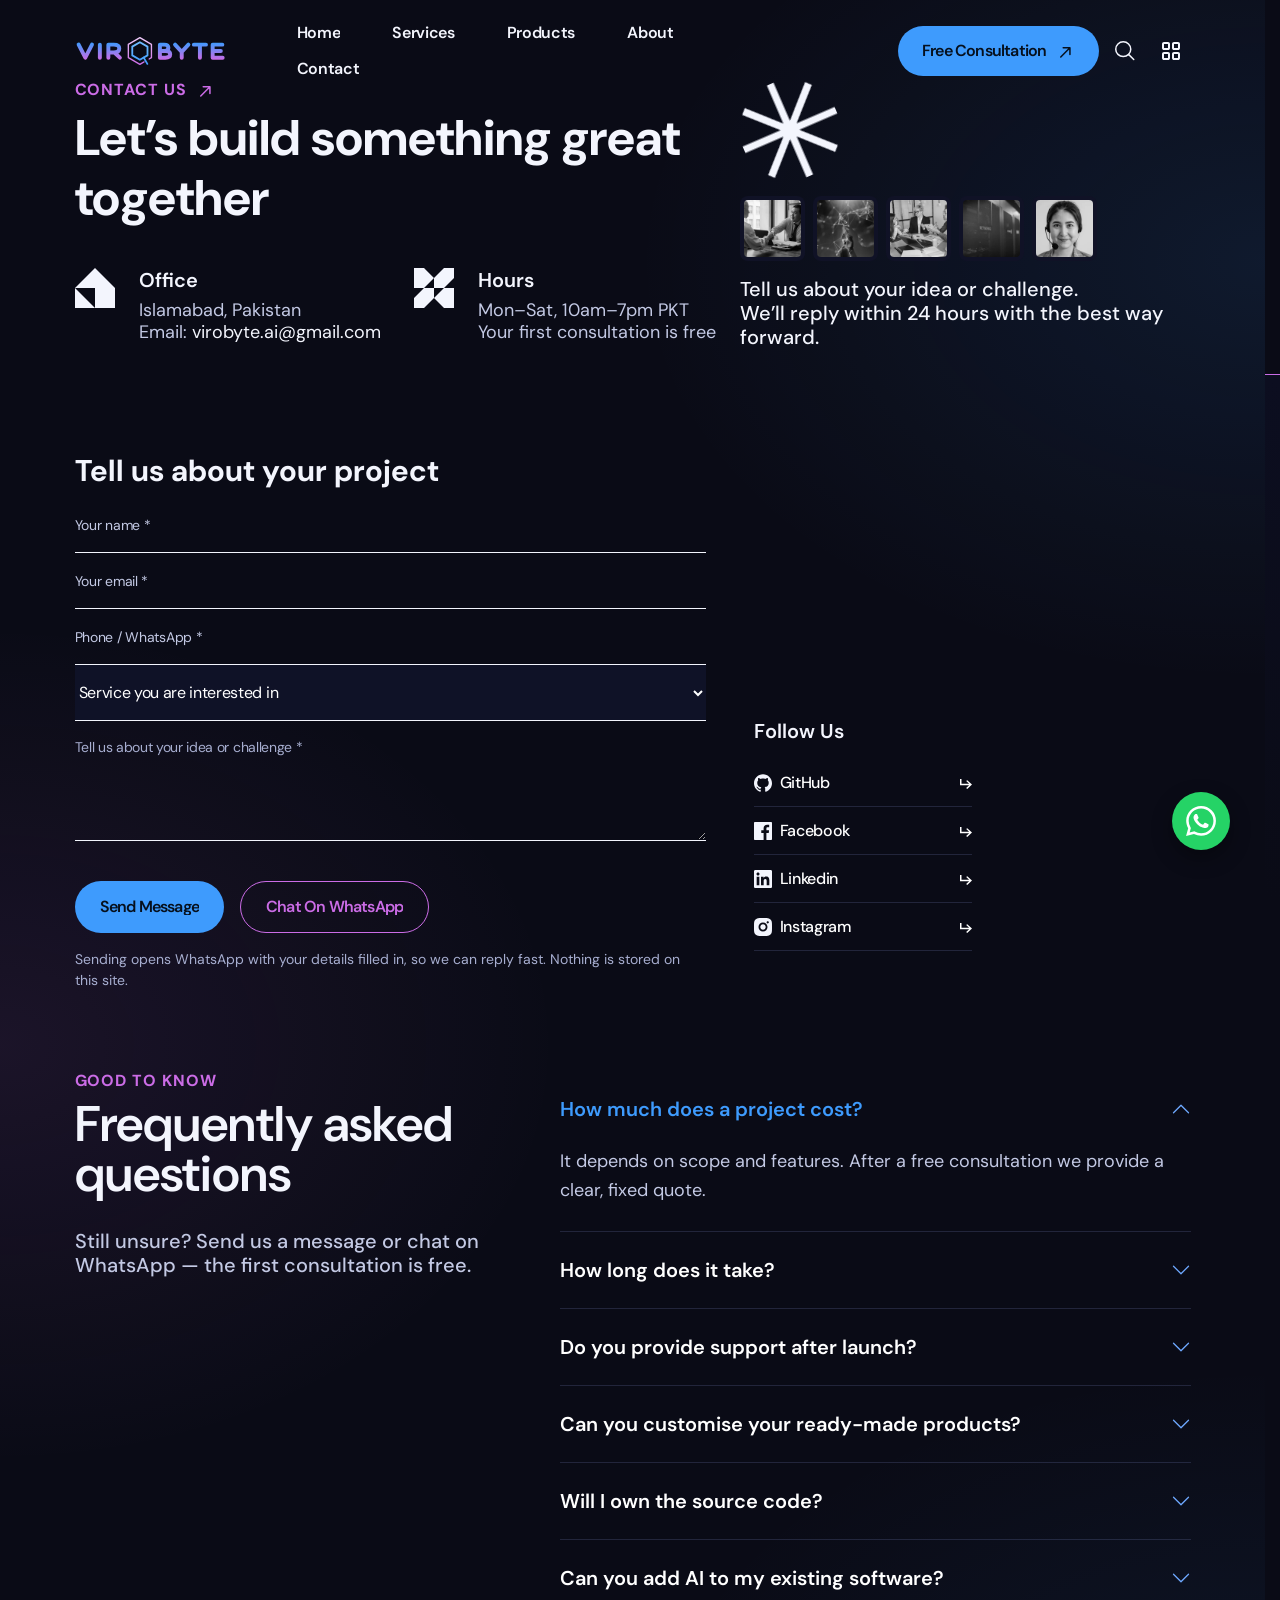
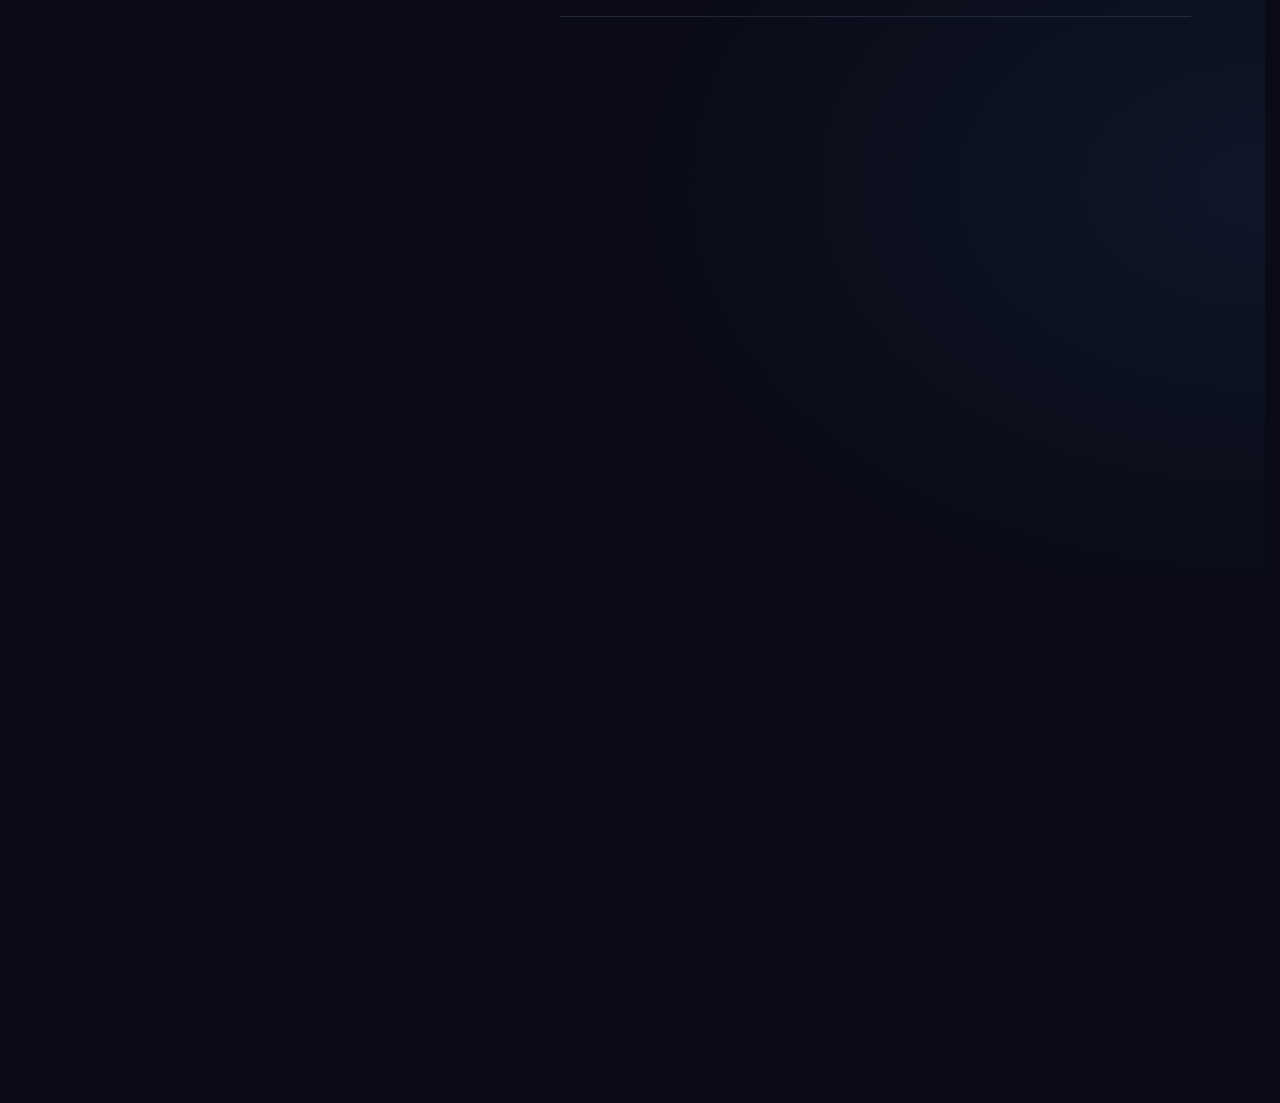
<file: contact.html>
<!doctype html>
<html lang="en" data-bs-theme="dark" class="vb-loading">

<head>
    <!-- prettier-ignore -->
    <meta charset="UTF-8">
    <meta name="viewport" content="width=device-width, initial-scale=1.0">
    <meta http-equiv="x-ua-compatible" content="ie=edge">
    <meta name="theme-color" content="#0f0f0f">
    <meta name="color-scheme" content="dark">
    <meta name="description" content="Tell Virobyte about your idea. Free first consultation, reply within 24 hours. Chat on WhatsApp or email virobyte.ai@gmail.com.">
    <title>Contact Virobyte | Free Consultation</title>
    <!-- Favicon icon-->
    <link rel="shortcut icon" type="image/x-icon" href="assets/imgs/template/logo/virobyte-mark.svg">

    <link rel="preload" href="assets/fonts/dm-sans-latin.woff2" as="font" type="font/woff2" crossorigin>
    <link rel="preload" href="assets/imgs/template/logo/virobyte-mark.svg" as="image">
    <style>
        html{scrollbar-gutter:stable}
        html.vb-loading{overflow:hidden}
        #vb-preloader{position:fixed;inset:0;z-index:2147483000;display:flex;align-items:center;justify-content:center;background:#0a0b16;transition:opacity .6s ease,visibility .6s;animation:vbfail 0s linear 20s forwards}
        #vb-preloader.vb-pl-hide{opacity:0;visibility:hidden;pointer-events:none}
        .vb-pl-inner{display:flex;flex-direction:column;align-items:center;gap:28px;width:min(280px,70vw)}
        .vb-pl-inner img{width:96px;height:auto;animation:vbpl 1.6s ease-in-out infinite}
        .vb-pl-track{width:100%;height:4px;border-radius:4px;background:rgba(160,175,255,.18);overflow:hidden}
        #vb-pl-bar{display:block;height:100%;transform-origin:left;transform:scaleX(.04);background:linear-gradient(90deg,#3e9bfd,#cb6ce6);transition:transform .35s ease}
        @keyframes vbpl{0%,100%{opacity:.7;transform:scale(.96)}50%{opacity:1;transform:scale(1.04)}}
        @keyframes vbfail{to{opacity:0;visibility:hidden;pointer-events:none}}
        @media (prefers-reduced-motion:reduce){.vb-pl-inner img{animation:none}}
    </style>
    <!-- Libs CSS -->
    <link rel="stylesheet" href="assets/css/vendors/carouselTicker.css?v=5d57fa2409">
    <link rel="stylesheet" href="assets/css/vendors/bootstrap.min.css?v=d5a3c524ac">
    <link rel="stylesheet" href="assets/css/vendors/swiper-bundle.min.css?v=3a146c9531">
    <link rel="stylesheet" href="assets/css/vendors/nice-select.css?v=737fc6f583">
    <link rel="stylesheet" href="assets/css/vendors/font-awesome-pro.css?v=0e5b5107dd">
    <link rel="stylesheet" href="assets/css/vendors/magnific-popup.css?v=c03fe8704d">
    <link rel="stylesheet" href="assets/css/vendors/odometer.css?v=8253458e03">
    <link rel="stylesheet" href="assets/css/vendors/spacing.css?v=6e963cc92d">

    <!-- Main CSS -->
    <link rel="stylesheet" href="assets/css/main.css?v=6d40596a18">
</head>

<body class="at-magic-cursor">
    <div id="vb-preloader" role="status" aria-label="Loading Virobyte">
        <div class="vb-pl-inner">
            <img decoding="async" width="100" height="112" src="assets/imgs/template/logo/virobyte-mark.svg" alt="">
            <div class="vb-pl-track"><span id="vb-pl-bar"></span></div>
        </div>
    </div>
    <!-- prettier-ignore -->

    <!--search-form-start -->
    <div class="at-search-body-overlay"></div>
    <div class="at-search-form-toggle">
        <div class="container">
            <div class="row mb-60">
                <div class="col-lg-12">
                    <div class="at-search-top d-flex justify-content-between align-items-center">
                        <div class="at-header-logo at-search-logo">
                            <a href="index.html">
                                <img width="498" height="112" decoding="async" class="vb-logo" src="assets/imgs/template/logo/virobyte-logo.svg" alt="Virobyte">
                            </a>
                        </div>
                        <button class="at-search-close">
                            <i class="fa-light fa-xmark"></i>
                        </button>
                    </div>
                </div>
            </div>
            <div class="row justify-content-center">
                <div class="col-lg-12">
                    <div class="at-search-form">
                        <form action="#">
                            <div class="at-search-form-input">
                                <input type="text" placeholder="Find what you need…" required>
                                <span class="at-search-focus-border"></span>
                                <button class="at-search-form-btn at-btn" type="submit">
                                    <span>
                                        <span class="text-1">Search</span>
                                        <span class="text-2">Search</span>
                                    </span>
                                    <i class="icon-arrow-right">
                                        <svg xmlns="http://www.w3.org/2000/svg" width="14" height="12" viewBox="0 0 14 12" fill="none">
                                            <path d="M8.33333 1L13 5.66667M13 5.66667L8.33333 10.3333M13 5.66667H1" stroke="currentColor" stroke-width="2" stroke-linecap="round" stroke-linejoin="round" />
                                        </svg>
                                        <svg xmlns="http://www.w3.org/2000/svg" width="14" height="12" viewBox="0 0 14 12" fill="none">
                                            <path d="M8.33333 1L13 5.66667M13 5.66667L8.33333 10.3333M13 5.66667H1" stroke="currentColor" stroke-width="2" stroke-linecap="round" stroke-linejoin="round" />
                                        </svg>
                                    </i>
                                </button>
                            </div>
                        </form>
                    </div>
                </div>
                <div class="col-12">
                    <div class="at-categories">
                        <h3 class="at-categories-title">Popular searches</h3>
                        <ul class="at-categories-list">
                            <li><a href="#" class="at-categories-item">Web Development</a></li>
                            <li><a href="#" class="at-categories-item">Mobile Apps</a></li>
                            <li><a href="#" class="at-categories-item">AI Solutions</a></li>
                            <li><a href="#" class="at-categories-item">WhatsApp Automation</a></li>
                            <li><a href="#" class="at-categories-item">Business Automation</a></li>
                            <li><a href="#" class="at-categories-item">ERP & CRM</a></li>
                            <li><a href="#" class="at-categories-item">UI / UX Design</a></li>
                            <li><a href="#" class="at-categories-item">School Manager</a></li>
                            <li><a href="#" class="at-categories-item">POS & Inventory</a></li>
                            <li><a href="#" class="at-categories-item">Data Analytics</a></li>
                            <li><a href="#" class="at-categories-item">Maintenance & Support</a></li>
                            <li><a href="#" class="at-categories-item">Free Consultation</a></li>
                        </ul>
                    </div>
                </div>
            </div>
        </div>
    </div>
    <!-- search-form-end -->
    <header>

        <!-- header 2 area start -->
        <div class="at-header-area at-header-spacing header-transparent">
            <div class="container">
                <div class="row align-items-center">
                    <div class="col-xl-2 col-6">
                        <div class="at-header-logo">
                            <a href="index.html">
                                <img width="498" height="112" decoding="async" class="vb-logo" src="assets/imgs/template/logo/virobyte-logo.svg" alt="Virobyte">
                            </a>
                        </div>
                    </div>
                    <div class="col-xl-6 mx-auto d-none d-xl-flex justify-content-center">
                        <div class="at-main-menu d-inline-flex justify-content-center">
                            <nav class="at-mobile-menu-active">
                                <ul>
                                    <li><a href="index.html">Home</a></li>
                                    <li><a href="index.html#services">Services</a></li>
                                    <li><a href="products.html">Products</a></li>
                                    <li><a href="about.html">About</a></li>
                                    <li><a href="contact.html">Contact</a></li>
                                </ul>
                            </nav>
                        </div>
                    </div>
                    <div class="col-xl-4 col-6">
                        <div class="at-header-right gap-3 d-flex justify-content-end align-items-center">
                            <a class="at-btn px-4 d-none d-xl-inline-flex" href="contact.html">
                                <span>
                                    <span class="text-1 text-capitalize">Free Consultation</span>
                                    <span class="text-2 text-capitalize">Free Consultation</span>
                                </span>
                                <i>
                                    <svg width="11" height="11" viewBox="0 0 11 11" fill="none" xmlns="http://www.w3.org/2000/svg">
                                                <path d="M0.21967 9.40717C-0.0732232 9.70006 -0.0732232 10.1749 0.21967 10.4678C0.512563 10.7607 0.987437 10.7607 1.28033 10.4678L0.21967 9.40717ZM10.6875 0.75C10.6875 0.335786 10.3517 2.97145e-09 9.9375 1.50485e-07L3.1875 -2.70983e-07C2.77329 -2.70983e-07 2.4375 0.335786 2.4375 0.75C2.4375 1.16421 2.77329 1.5 3.1875 1.5H9.1875V7.5C9.1875 7.91421 9.52329 8.25 9.9375 8.25C10.3517 8.25 10.6875 7.91421 10.6875 7.5L10.6875 0.75ZM0.75 9.9375L1.28033 10.4678L10.4678 1.28033L9.9375 0.75L9.40717 0.21967L0.21967 9.40717L0.75 9.9375Z" fill="currentColor" />
                                            </svg>
                                    <svg width="11" height="11" viewBox="0 0 11 11" fill="none" xmlns="http://www.w3.org/2000/svg">
                                                <path d="M0.21967 9.40717C-0.0732232 9.70006 -0.0732232 10.1749 0.21967 10.4678C0.512563 10.7607 0.987437 10.7607 1.28033 10.4678L0.21967 9.40717ZM10.6875 0.75C10.6875 0.335786 10.3517 2.97145e-09 9.9375 1.50485e-07L3.1875 -2.70983e-07C2.77329 -2.70983e-07 2.4375 0.335786 2.4375 0.75C2.4375 1.16421 2.77329 1.5 3.1875 1.5H9.1875V7.5C9.1875 7.91421 9.52329 8.25 9.9375 8.25C10.3517 8.25 10.6875 7.91421 10.6875 7.5L10.6875 0.75ZM0.75 9.9375L1.28033 10.4678L10.4678 1.28033L9.9375 0.75L9.40717 0.21967L0.21967 9.40717L0.75 9.9375Z" fill="currentColor" />
                                            </svg>
                                </i>
                            </a>
                            <button class="at-header-search-btn at-search-click">
                                <svg width="20" height="20" viewBox="0 0 20 20" fill="none" xmlns="http://www.w3.org/2000/svg">
                                    <path d="M18.7508 18.5233L13.5538 13.392M13.5538 13.392C14.9604 12.0032 15.7506 10.1196 15.7506 8.15551C15.7506 6.19144 14.9604 4.30782 13.5538 2.91902C12.1472 1.53022 10.2395 0.75 8.25028 0.75C6.26108 0.75 4.35336 1.53022 2.94678 2.91902C1.54021 4.30782 0.75 6.19144 0.75 8.15551C0.75 10.1196 1.54021 12.0032 2.94678 13.392C4.35336 14.7808 6.26108 15.561 8.25028 15.561C10.2395 15.561 12.1472 14.7808 13.5538 13.392Z" stroke="currentColor" stroke-width="1.5" stroke-linecap="round" stroke-linejoin="round" />
                                </svg>
                            </button>
                            <button class="at-menu-bar at-header-sidebar-btn">
                                <svg xmlns="http://www.w3.org/2000/svg" width="18" height="18" viewBox="0 0 18 18" fill="none">
                                    <path d="M1 2C1 1.73478 1.10536 1.48043 1.29289 1.29289C1.48043 1.10536 1.73478 1 2 1H6C6.26522 1 6.51957 1.10536 6.70711 1.29289C6.89464 1.48043 7 1.73478 7 2V6C7 6.26522 6.89464 6.51957 6.70711 6.70711C6.51957 6.89464 6.26522 7 6 7H2C1.73478 7 1.48043 6.89464 1.29289 6.70711C1.10536 6.51957 1 6.26522 1 6V2ZM11 2C11 1.73478 11.1054 1.48043 11.2929 1.29289C11.4804 1.10536 11.7348 1 12 1H16C16.2652 1 16.5196 1.10536 16.7071 1.29289C16.8946 1.48043 17 1.73478 17 2V6C17 6.26522 16.8946 6.51957 16.7071 6.70711C16.5196 6.89464 16.2652 7 16 7H12C11.7348 7 11.4804 6.89464 11.2929 6.70711C11.1054 6.51957 11 6.26522 11 6V2ZM1 12C1 11.7348 1.10536 11.4804 1.29289 11.2929C1.48043 11.1054 1.73478 11 2 11H6C6.26522 11 6.51957 11.1054 6.70711 11.2929C6.89464 11.4804 7 11.7348 7 12V16C7 16.2652 6.89464 16.5196 6.70711 16.7071C6.51957 16.8946 6.26522 17 6 17H2C1.73478 17 1.48043 16.8946 1.29289 16.7071C1.10536 16.5196 1 16.2652 1 16V12ZM11 12C11 11.7348 11.1054 11.4804 11.2929 11.2929C11.4804 11.1054 11.7348 11 12 11H16C16.2652 11 16.5196 11.1054 16.7071 11.2929C16.8946 11.4804 17 11.7348 17 12V16C17 16.2652 16.8946 16.5196 16.7071 16.7071C16.5196 16.8946 16.2652 17 16 17H12C11.7348 17 11.4804 16.8946 11.2929 16.7071C11.1054 16.5196 11 16.2652 11 16V12Z" stroke="currentColor" stroke-width="2" stroke-linecap="round" stroke-linejoin="round" />
                                </svg>
                            </button>
                        </div>
                    </div>
                </div>
            </div>
        </div>
        <!-- header area end -->

        <!-- sticky-menu-area -->
        <button id="header-sticky" class="at-menu-bar hamburger-sticky-menu" aria-label="Open menu">
            <span>MENU</span>
            <span class="icon">

                <svg xmlns="http://www.w3.org/2000/svg" width="24" height="24" viewBox="0 0 24 24" fill="none">
                    <path d="M4 5C4 4.73478 4.10536 4.48043 4.29289 4.29289C4.48043 4.10536 4.73478 4 5 4H9C9.26522 4 9.51957 4.10536 9.70711 4.29289C9.89464 4.48043 10 4.73478 10 5V9C10 9.26522 9.89464 9.51957 9.70711 9.70711C9.51957 9.89464 9.26522 10 9 10H5C4.73478 10 4.48043 9.89464 4.29289 9.70711C4.10536 9.51957 4 9.26522 4 9V5ZM14 5C14 4.73478 14.1054 4.48043 14.2929 4.29289C14.4804 4.10536 14.7348 4 15 4H19C19.2652 4 19.5196 4.10536 19.7071 4.29289C19.8946 4.48043 20 4.73478 20 5V9C20 9.26522 19.8946 9.51957 19.7071 9.70711C19.5196 9.89464 19.2652 10 19 10H15C14.7348 10 14.4804 9.89464 14.2929 9.70711C14.1054 9.51957 14 9.26522 14 9V5ZM4 15C4 14.7348 4.10536 14.4804 4.29289 14.2929C4.48043 14.1054 4.73478 14 5 14H9C9.26522 14 9.51957 14.1054 9.70711 14.2929C9.89464 14.4804 10 14.7348 10 15V19C10 19.2652 9.89464 19.5196 9.70711 19.7071C9.51957 19.8946 9.26522 20 9 20H5C4.73478 20 4.48043 19.8946 4.29289 19.7071C4.10536 19.5196 4 19.2652 4 19V15ZM14 15C14 14.7348 14.1054 14.4804 14.2929 14.2929C14.4804 14.1054 14.7348 14 15 14H19C19.2652 14 19.5196 14.1054 19.7071 14.2929C19.8946 14.4804 20 14.7348 20 15V19C20 19.2652 19.8946 19.5196 19.7071 19.7071C19.5196 19.8946 19.2652 20 19 20H15C14.7348 20 14.4804 19.8946 14.2929 19.7071C14.1054 19.5196 14 19.2652 14 19V15Z" stroke="currentColor" stroke-width="2" stroke-linecap="round" stroke-linejoin="round" />
                </svg>
            </span>
        </button>
        <!-- sticky-menu-end -->

    </header>
    <!-- at-offcanvus-area-start -->
    <div class="at-offcanvas-area">
        <div class="at-offcanvas">
            <div class="at-offcanvas-top d-flex align-items-center justify-content-between">
                <div class="at-offcanvas-logo">
                    <a href="index.html">
                        <img width="498" height="112" decoding="async" class="vb-logo" src="assets/imgs/template/logo/virobyte-logo.svg" alt="Virobyte">
                    </a>
                </div>
                <div class="at-offcanvas-close-btn">
                    <button class="close-btn">
                        <svg width="37" height="38" viewBox="0 0 37 38" fill="none" xmlns="http://www.w3.org/2000/svg">
                            <path d="M9.19141 9.80762L27.5762 28.1924" stroke="currentColor" stroke-width="1.5" stroke-linecap="round" stroke-linejoin="round" />
                            <path d="M9.19141 28.1924L27.5762 9.80761" stroke="currentColor" stroke-width="1.5" stroke-linecap="round" stroke-linejoin="round" />
                        </svg>
                    </button>
                </div>
            </div>
            <div class="at-offcanvas-content d-none d-xl-block">
                <h3 class="at-offcanvas-title">Hello!</h3>
                <p class="fz-font-lg">Smart software. Real results. We build web apps, mobile apps, WhatsApp automation and AI agents that help your business grow.</p>
            </div>
            <div class="at-offcanvas-menu pb-50">
                <nav></nav>
            </div>
            <div class="at-offcanvas-gallery d-none d-xl-block">
                <div class="sec-2-home-5__avatars-row d-flex gap-2">
                    <div class="sec-2-home-5__avatar-sm at-offcanvas-gallery-img">
                        <img width="300" height="300" decoding="async" class="img-cover" src="assets/imgs/vb/why-1.webp" alt="Virobyte">
                    </div>
                    <div class="sec-2-home-5__avatar-sm at-offcanvas-gallery-img">
                        <img width="300" height="300" decoding="async" class="img-cover" src="assets/imgs/vb/why-2.webp" alt="Virobyte">
                    </div>
                    <div class="sec-2-home-5__avatar-sm at-offcanvas-gallery-img">
                        <img width="300" height="300" decoding="async" class="img-cover" src="assets/imgs/vb/why-3.webp" alt="Virobyte">
                    </div>
                    <div class="sec-2-home-5__avatar-sm at-offcanvas-gallery-img">
                        <img width="300" height="300" decoding="async" class="img-cover" src="assets/imgs/vb/why-4.webp" alt="Virobyte">
                    </div>
                    <div class="sec-2-home-5__avatar-sm at-offcanvas-gallery-img">
                        <img width="300" height="300" decoding="async" class="img-cover" src="assets/imgs/vb/why-5.webp" alt="Virobyte">
                    </div>
                </div>
            </div>
            <div class="at-offcanvas-contact">
                <h4 class="h5 at-offcanvas-title sm">Get in touch</h4>
                <ul>
                    
                    <li><a class="fz-font-lg" href="mailto:virobyte.ai@gmail.com">virobyte.ai@gmail.com</a></li>
                    <li>
                        <a class="fz-font-lg" href="#">
                            Islamabad, Pakistan
                        </a>
                    </li>
                </ul>
            </div>
            <div class="at-offcanvas-social">
                <h3 class="at-offcanvas-title sm">Follow Us</h3>
                <ul class="at-offcanvas-social__grid">
                    <li>
                        <a href="#" class="at-offcanvas-social__link" aria-label="GitHub">
                            <svg xmlns="http://www.w3.org/2000/svg" width="18" height="18" viewBox="0 0 24 24" fill="none" aria-hidden="true">
                                <path d="M12 .297c-6.63 0-12 5.373-12 12 0 5.303 3.438 9.8 8.205 11.385.6.113.82-.258.82-.577 0-.285-.01-1.04-.015-2.04-3.338.724-4.042-1.61-4.042-1.61C4.422 18.07 3.633 17.7 3.633 17.7c-1.087-.744.084-.729.084-.729 1.205.084 1.838 1.236 1.838 1.236 1.07 1.835 2.809 1.305 3.495.998.108-.776.417-1.305.76-1.605-2.665-.3-5.466-1.332-5.466-5.93 0-1.31.465-2.38 1.235-3.22-.135-.303-.54-1.523.105-3.176 0 0 1.005-.322 3.3 1.23.96-.267 1.98-.399 3-.405 1.02.006 2.04.138 3 .405 2.28-1.552 3.285-1.23 3.285-1.23.645 1.653.24 2.873.12 3.176.765.84 1.23 1.91 1.23 3.22 0 4.61-2.805 5.625-5.475 5.92.42.36.81 1.096.81 2.22 0 1.606-.015 2.896-.015 3.286 0 .315.21.69.825.57C20.565 22.092 24 17.592 24 12.297c0-6.627-5.373-12-12-12" fill="currentColor" />
                            </svg>
                            <span>GitHub</span>
                        </a>
                    </li>
                    <li>
                        <a href="https://www.facebook.com/share/1DpUVNxbm4/?mibextid=wwXIfr" target="_blank" rel="noopener noreferrer" class="at-offcanvas-social__link" aria-label="Facebook">
                            <svg xmlns="http://www.w3.org/2000/svg" width="18" height="18" viewBox="0 0 18 18" fill="none" aria-hidden="true">
                                <path d="M12.4024 18V11.0344H14.7347L15.0838 8.3265H12.4024V6.59765C12.4024 5.81364 12.62 5.27934 13.7443 5.27934L15.1783 5.27867V2.85676C14.9302 2.82382 14.0791 2.75006 13.0888 2.75006C11.0213 2.75006 9.606 4.01198 9.606 6.32952V8.3265H7.2677V11.0344H9.606V18H1C0.44772 18 0 17.5523 0 17V1C0 0.44772 0.44772 0 1 0H17C17.5523 0 18 0.44772 18 1V17C18 17.5523 17.5523 18 17 18H12.4024Z" fill="currentColor" />
                            </svg>
                            <span>Facebook</span>
                        </a>
                    </li>
                    <li>
                        <a href="https://www.linkedin.com/company/virobyte/" target="_blank" rel="noopener noreferrer" class="at-offcanvas-social__link" aria-label="LinkedIn">
                            <svg xmlns="http://www.w3.org/2000/svg" width="18" height="18" viewBox="0 0 18 18" fill="none" aria-hidden="true">
                                <path d="M15.3352 15.339H12.6697V11.1622C12.6697 10.1662 12.6495 8.8845 11.2807 8.8845C9.89102 8.8845 9.67872 9.9683 9.67872 11.0887V15.339H7.01322V6.75H9.57372V7.9207H9.60822C9.96602 7.2457 10.836 6.53325 12.1357 6.53325C14.8365 6.53325 15.336 8.3108 15.336 10.6245L15.3352 15.339ZM4.00275 5.57475C3.14475 5.57475 2.4555 4.88025 2.4555 4.026C2.4555 3.1725 3.1455 2.47875 4.00275 2.47875C4.85775 2.47875 5.55075 3.1725 5.55075 4.026C5.55075 4.88025 4.857 5.57475 4.00275 5.57475ZM5.33925 15.339H2.66625V6.75H5.33925V15.339ZM16.6687 0H1.32825C0.594 0 0 0.5805 0 1.29675V16.7033C0 17.4202 0.594 18 1.32825 18H16.6665C17.4 18 18 17.4202 18 16.7033V1.29675C18 0.5805 17.4 0 16.6665 0H16.6687Z" fill="currentColor" />
                            </svg>
                            <span>Linkedin</span>
                        </a>
                    </li>
                    <li>
                        <a href="https://www.instagram.com/viro.byte/" target="_blank" rel="noopener noreferrer" class="at-offcanvas-social__link" aria-label="Instagram">
                            <svg xmlns="http://www.w3.org/2000/svg" width="18" height="18" viewBox="0 0 18 18" fill="none" aria-hidden="true">
                                <path d="M9.92475 0C10.9376 0.00167406 11.4509 0.00703828 11.8945 0.0202418L12.0692 0.025948C12.2709 0.0331213 12.47 0.0421215 12.7101 0.0533719C13.6678 0.0976265 14.3211 0.249129 14.8949 0.471887C15.4881 0.700648 15.9892 1.00966 16.4894 1.50993C16.9889 2.0102 17.298 2.51271 17.5275 3.10448C17.7494 3.67751 17.901 4.33153 17.946 5.28931C17.9567 5.52933 17.9653 5.72841 17.9725 5.93024L17.9781 6.10492C17.9913 6.5484 17.9973 7.06177 17.9992 8.07471L17.9999 8.74577C18 8.82777 18 8.91237 18 8.99967L17.9999 9.25357L17.9994 9.92472C17.9977 10.9376 17.9923 11.451 17.9791 11.8944L17.9734 12.0691C17.9662 12.271 17.9572 12.4701 17.946 12.7101C17.9017 13.6679 17.7494 14.3211 17.5275 14.8949C17.2987 15.4882 16.9889 15.9892 16.4894 16.4895C15.9892 16.989 15.4859 17.298 14.8949 17.5275C14.3211 17.7495 13.6678 17.901 12.7101 17.946C12.47 17.9567 12.2709 17.9654 12.0692 17.9725L11.8945 17.9781C11.4509 17.9914 10.9376 17.9973 9.92475 17.9993L9.25359 18C9.1716 18 9.087 18 8.99969 18H8.7458L8.07464 17.9994C7.06175 17.9977 6.54839 17.9924 6.1049 17.9791L5.93022 17.9734C5.72839 17.9662 5.5293 17.9572 5.2893 17.946C4.33151 17.9018 3.67899 17.7495 3.10448 17.5275C2.51195 17.2988 2.01018 16.989 1.50992 16.4895C1.00965 15.9892 0.701394 15.4859 0.471886 14.8949C0.249129 14.3211 0.0983735 13.6679 0.053372 12.7101C0.0426796 12.4701 0.0339582 12.271 0.026893 12.0691L0.0212318 11.8944C0.00806435 11.451 0.00206123 10.9376 0.000117163 9.92472L0 8.07471C0.00167406 7.06177 0.00702925 6.5484 0.0202327 6.10492L0.0259479 5.93024C0.0331212 5.72841 0.0421216 5.52933 0.053372 5.28931C0.0976175 4.33078 0.249129 3.67825 0.471886 3.10448C0.700638 2.51196 1.00965 2.0102 1.50992 1.50993C2.01018 1.00966 2.51271 0.701396 3.10448 0.471887C3.67825 0.249129 4.33077 0.0983735 5.2893 0.0533719C5.5293 0.0426885 5.72839 0.0339673 5.93022 0.026902L6.1049 0.0212407C6.54839 0.00806417 7.06175 0.00206102 8.07464 0.000116949L9.92475 0ZM8.99969 4.49953C6.51298 4.49953 4.49952 6.51518 4.49952 8.99967C4.49952 11.4864 6.51517 13.4998 8.99969 13.4998C11.4864 13.4998 13.4998 11.4842 13.4998 8.99967C13.4998 6.513 11.4841 4.49953 8.99969 4.49953ZM8.99969 6.2996C10.491 6.2996 11.6998 7.50805 11.6998 8.99967C11.6998 10.4909 10.4913 11.6998 8.99969 11.6998C7.50843 11.6998 6.29958 10.4914 6.29958 8.99967C6.29958 7.50841 7.50798 6.2996 8.99969 6.2996ZM13.7249 3.14949C13.1045 3.14949 12.5998 3.65342 12.5998 4.27376C12.5998 4.89411 13.1037 5.39882 13.7249 5.39882C14.3452 5.39882 14.8499 4.89489 14.8499 4.27376C14.8499 3.65342 14.3443 3.14871 13.7249 3.14949Z" fill="currentColor" />
                            </svg>
                            <span>Instagram</span>
                        </a>
                    </li>
                </ul>
            </div>
        </div>
    </div>
    <div class="body-overlay"></div>
    <!-- at-offcanvus-area-end -->

    
    <div class="px-blur-bottom"></div>
    <!-- Begin magic cursor -->
    <div id="magic-cursor" class="cursor-black-bg">
        <div id="ball"></div>
    </div>
    <!-- End magic cursor -->
    <div id="smooth-wrapper">
        <div id="smooth-content" class="z-index-3">
            <main class="bg-neutral-0">
                <!-- Contact section 1 -->
                <div class="sec-1-contact overflow-hidden pt-120">
                    <div class="container">
                        <div class="row align-items-end">
                            <div class="col-xxl-6 col-lg-7">
                                <div class="at-about-title-wrap mb-30">
                                    <span class="at-btn common-black bg-transparent mb-10 rounded-0 p-0">
                                        <span class="text-uppercase">
                                            <span class="text-1">Contact us</span>
                                            <span class="text-2">Contact us</span>
                                        </span>
                                        <i>
                                            <svg width="11" height="11" viewBox="0 0 11 11" fill="none" xmlns="http://www.w3.org/2000/svg">
                                                <path d="M0.21967 9.40717C-0.0732232 9.70006 -0.0732232 10.1749 0.21967 10.4678C0.512563 10.7607 0.987437 10.7607 1.28033 10.4678L0.21967 9.40717ZM10.6875 0.75C10.6875 0.335786 10.3517 2.97145e-09 9.9375 1.50485e-07L3.1875 -2.70983e-07C2.77329 -2.70983e-07 2.4375 0.335786 2.4375 0.75C2.4375 1.16421 2.77329 1.5 3.1875 1.5H9.1875V7.5C9.1875 7.91421 9.52329 8.25 9.9375 8.25C10.3517 8.25 10.6875 7.91421 10.6875 7.5L10.6875 0.75ZM0.75 9.9375L1.28033 10.4678L10.4678 1.28033L9.9375 0.75L9.40717 0.21967L0.21967 9.40717L0.75 9.9375Z" fill="currentColor" />
                                            </svg>
                                            <svg width="11" height="11" viewBox="0 0 11 11" fill="none" xmlns="http://www.w3.org/2000/svg">
                                                <path d="M0.21967 9.40717C-0.0732232 9.70006 -0.0732232 10.1749 0.21967 10.4678C0.512563 10.7607 0.987437 10.7607 1.28033 10.4678L0.21967 9.40717ZM10.6875 0.75C10.6875 0.335786 10.3517 2.97145e-09 9.9375 1.50485e-07L3.1875 -2.70983e-07C2.77329 -2.70983e-07 2.4375 0.335786 2.4375 0.75C2.4375 1.16421 2.77329 1.5 3.1875 1.5H9.1875V7.5C9.1875 7.91421 9.52329 8.25 9.9375 8.25C10.3517 8.25 10.6875 7.91421 10.6875 7.5L10.6875 0.75ZM0.75 9.9375L1.28033 10.4678L10.4678 1.28033L9.9375 0.75L9.40717 0.21967L0.21967 9.40717L0.75 9.9375Z" fill="currentColor" />
                                            </svg>
                                        </i>
                                    </span>
                                    <h2 class="at-section-title reveal-text mb-lg-0 mb-4">Let’s build something great together</h2>
                                    <div class="at-about-content d-flex flex-md-row flex-column justify-content-between gap-4 pt-40">
                                        <div class="d-flex gap-4 w-lg-50">
                                            <div class="icon">
                                                <svg xmlns="http://www.w3.org/2000/svg" width="40" height="40" viewBox="0 0 40 40" fill="none">
                                                    <path d="M20 40V20H0L20 0L40 20V40H20Z" fill="currentColor" />
                                                    <path d="M0 20L20 40H0V20Z" fill="currentColor" />
                                                </svg>
                                            </div>
                                            <div>
                                                <h3 class="h6 fw-600">Office</h3>
                                                <span class="fz-font-md neutral-500">Islamabad, Pakistan
                                                    <br class="d-block">
                                                    Email: <span class="neutral-900"><a href="mailto:virobyte.ai@gmail.com">virobyte.ai@gmail.com</a></span>
                                                </span>
                                            </div>
                                        </div>
                                        <div class="d-flex gap-4 w-lg-50">
                                            <div class="icon">
                                                <svg xmlns="http://www.w3.org/2000/svg" width="40" height="40" viewBox="0 0 40 40" fill="none">
                                                    <path d="M20 20V10L30 0H40V10L30 20H20Z" fill="currentColor" />
                                                    <path d="M20 30V20H10L20 10L10 0H0V20H10L0 30V40H10L20 30Z" fill="currentColor" />
                                                    <path d="M20 30L30 40H40V20H30L20 30Z" fill="currentColor" />
                                                </svg>
                                            </div>
                                            <div>
                                                <h3 class="h6 fw-600">Hours</h3>
                                                <span class="fz-font-md neutral-500">Mon–Sat, 10am–7pm PKT
                                                    <br class="d-block">
                                                    Your first consultation is free
                                                </span>
                                            </div>
                                        </div>
                                    </div>
                                </div>
                            </div>
                            <div class="col-xxl-4 col-lg-5 col-md-8 ms-xxl-auto position-relative">
                                <div class="scroll-rotate d-md-inline-block d-none">
                                    <div class="icon">
                                        <svg xmlns="http://www.w3.org/2000/svg" width="100" height="100" viewBox="0 0 100 100" fill="none">
                                            <path fill-rule="evenodd" clip-rule="evenodd" d="M53.5715 0H46.4286V41.3778L17.17 12.1193L12.1193 17.17L41.3778 46.4286H0V53.5715H41.3778L12.1193 82.83L17.17 87.8805L46.4286 58.622V100H53.5715V58.622L82.83 87.8805L87.8805 82.83L58.622 53.5715H100V46.4286H58.622L87.8805 17.17L82.83 12.1193L53.5715 41.3778V0Z" fill="currentColor" />
                                        </svg>
                                    </div>
                                </div>
                                <div class="sec-2-home-5__avatars-row d-flex gap-2 py-3">
                                    <div class="sec-2-home-5__avatar-sm at-offcanvas-gallery-img">
                                        <img width="300" height="300" decoding="async" class="img-cover" src="assets/imgs/vb/why-1.webp" alt="Virobyte">
                                    </div>
                                    <div class="sec-2-home-5__avatar-sm at-offcanvas-gallery-img">
                                        <img width="300" height="300" decoding="async" class="img-cover" src="assets/imgs/vb/why-2.webp" alt="Virobyte">
                                    </div>
                                    <div class="sec-2-home-5__avatar-sm at-offcanvas-gallery-img">
                                        <img width="300" height="300" decoding="async" class="img-cover" src="assets/imgs/vb/why-3.webp" alt="Virobyte">
                                    </div>
                                    <div class="sec-2-home-5__avatar-sm at-offcanvas-gallery-img">
                                        <img width="300" height="300" decoding="async" class="img-cover" src="assets/imgs/vb/why-4.webp" alt="Virobyte">
                                    </div>
                                    <div class="sec-2-home-5__avatar-sm at-offcanvas-gallery-img d-none d-md-block">
                                        <img width="300" height="300" decoding="async" class="img-cover" src="assets/imgs/vb/why-5.webp" alt="Virobyte">
                                    </div>
                                </div>
                                <h4 class="h6 mb-4 fz-font-lg">Tell us about your idea or challenge. <br>We’ll reply within 24 hours with the best way forward.</h4>
                            </div>
                        </div>
                        <div class="row g-5 pt-120 align-items-end">
                            <div class="col-xxl-6 col-lg-7">
                                <h4>Tell us about your project</h4>
                                <form class="sec-4-about-form" id="vb-contact-form" action="#" method="post">
                                    <div class="sec-4-about-form__field">
                                        <input type="text" class="sec-4-about-form__input" name="name" placeholder="Your name *" required aria-label="Your name" autocomplete="name">
                                    </div>
                                    <div class="sec-4-about-form__field">
                                        <input type="email" class="sec-4-about-form__input" name="email" placeholder="Your email *" required aria-label="Your email" autocomplete="email">
                                    </div>
                                    <div class="sec-4-about-form__field">
                                        <input type="tel" class="sec-4-about-form__input" name="phone" placeholder="Phone / WhatsApp *" required aria-label="Phone or WhatsApp" autocomplete="tel">
                                    </div>
                                    <div class="sec-4-about-form__field">
                                        <select class="sec-4-about-form__input vb-select" name="service" aria-label="Service you are interested in">
                                            <option value="">Service you are interested in</option>
                                            <option value="Web Development">Web Development</option><option value="Mobile App Development">Mobile App Development</option><option value="AI Solutions">AI Solutions</option><option value="WhatsApp Automation">WhatsApp Automation</option><option value="Business Process Automation">Business Process Automation</option><option value="ERP & CRM Systems">ERP & CRM Systems</option><option value="UI/UX Design">UI/UX Design</option><option value="Data Analytics & Dashboards">Data Analytics & Dashboards</option><option value="DevOps & Cloud">DevOps & Cloud</option><option value="Maintenance & Support">Maintenance & Support</option><option value="Product: SchoolDesk">Product: SchoolDesk</option><option value="Product: Venue Booking">Product: Venue Booking</option><option value="Product: Clinic Website & Booking">Product: Clinic Website & Booking</option><option value="Product: Travel">Product: Travel</option><option value="Product: AI Notes">Product: AI Notes</option><option value="Waitlist: Clinic / Hospital Management System">Waitlist: Clinic / Hospital Management System</option><option value="Waitlist: HR & Payroll System">Waitlist: HR & Payroll System</option><option value="Waitlist: Real Estate CRM">Waitlist: Real Estate CRM</option><option value="Waitlist: Fee & Accounting Tool">Waitlist: Fee & Accounting Tool</option><option value="Waitlist: Coming soon products">Waitlist: Coming soon products</option><option value="Something else">Something else</option>
                                        </select>
                                    </div>
                                    <div class="sec-4-about-form__field">
                                        <textarea class="sec-4-about-form__input sec-4-about-form__textarea" name="message" placeholder="Tell us about your idea or challenge *" rows="5" required aria-label="Your message"></textarea>
                                    </div>
                                    <div class="sec-4-about-form__actions d-flex flex-wrap gap-3">
                                        <button type="submit" class="sec-4-about-form__btn at-btn">
                                            <span>
                                                <span class="text-1 text-capitalize">Send Message</span>
                                                <span class="text-2 text-capitalize">Send Message</span>
                                            </span>
                                        </button>
                                        <a class="at-btn vb-wa-btn" href="https://wa.me/923126932175" target="_blank" rel="noopener">
                                            <span>
                                                <span class="text-1 text-capitalize">Chat on WhatsApp</span>
                                                <span class="text-2 text-capitalize">Chat on WhatsApp</span>
                                            </span>
                                        </a>
                                    </div>
                                    <p class="sec-4-about-form__disclaimer">
                                        Sending opens WhatsApp with your details filled in, so we can reply fast. Nothing is stored on this site.
                                    </p>
                                </form>
                            </div>
                            <div class="col-xxl-4 col-lg-5 ms-auto pb-40">
                                <h5 class="h6 fw-600 mb-3">Follow Us</h5>
                                <div class="alt-footer-social-item white-mode w-50">
                                    <ul>
                                        <li>
                                            <a href="#">
                                                <div class="d-flex align-items-center gap-2">
                                                    <div class="icon-social">
                                                        <svg xmlns="http://www.w3.org/2000/svg" width="18" height="18" viewBox="0 0 24 24" fill="none"><path d="M12 .297c-6.63 0-12 5.373-12 12 0 5.303 3.438 9.8 8.205 11.385.6.113.82-.258.82-.577 0-.285-.01-1.04-.015-2.04-3.338.724-4.042-1.61-4.042-1.61C4.422 18.07 3.633 17.7 3.633 17.7c-1.087-.744.084-.729.084-.729 1.205.084 1.838 1.236 1.838 1.236 1.07 1.835 2.809 1.305 3.495.998.108-.776.417-1.305.76-1.605-2.665-.3-5.466-1.332-5.466-5.93 0-1.31.465-2.38 1.235-3.22-.135-.303-.54-1.523.105-3.176 0 0 1.005-.322 3.3 1.23.96-.267 1.98-.399 3-.405 1.02.006 2.04.138 3 .405 2.28-1.552 3.285-1.23 3.285-1.23.645 1.653.24 2.873.12 3.176.765.84 1.23 1.91 1.23 3.22 0 4.61-2.805 5.625-5.475 5.92.42.36.81 1.096.81 2.22 0 1.606-.015 2.896-.015 3.286 0 .315.21.69.825.57C20.565 22.092 24 17.592 24 12.297c0-6.627-5.373-12-12-12" fill="currentColor" /></svg>
                                                    </div>
                                                    GitHub
                                                </div>
                                                <div class="icon">
                                                    <svg xmlns="http://www.w3.org/2000/svg" width="12" height="10" viewBox="0 0 12 10" fill="none">
                                                        <path d="M7.60201e-05 6.26559L0 2.03894e-05L1.49997 -4.58971e-07L1.50004 4.87322L9.12873 4.87329L6.16652 2.12355L7.22714 1.139L12 5.56948L7.22713 10L6.16652 9.01545L9.12876 6.26566L7.60201e-05 6.26559Z" fill="currentColor" />
                                                    </svg>
                                                </div>
                                            </a>
                                        </li>
                                        <li>
                                            <a href="https://www.facebook.com/share/1DpUVNxbm4/?mibextid=wwXIfr" target="_blank" rel="noopener noreferrer">
                                                <div class="d-flex align-items-center gap-2">
                                                    <div class="icon-social">
                                                        <svg xmlns="http://www.w3.org/2000/svg" width="18" height="18" viewBox="0 0 18 18" fill="none">
                                                            <path d="M12.4024 18V11.0344H14.7347L15.0838 8.3265H12.4024V6.59765C12.4024 5.81364 12.62 5.27934 13.7443 5.27934L15.1783 5.27867V2.85676C14.9302 2.82382 14.0791 2.75006 13.0888 2.75006C11.0213 2.75006 9.606 4.01198 9.606 6.32952V8.3265H7.2677V11.0344H9.606V18H1C0.44772 18 0 17.5523 0 17V1C0 0.44772 0.44772 0 1 0H17C17.5523 0 18 0.44772 18 1V17C18 17.5523 17.5523 18 17 18H12.4024Z" fill="currentColor" />
                                                        </svg>
                                                    </div>
                                                    Facebook
                                                </div>
                                                <div class="icon">
                                                    <svg xmlns="http://www.w3.org/2000/svg" width="12" height="10" viewBox="0 0 12 10" fill="none">
                                                        <path d="M7.60201e-05 6.26559L0 2.03894e-05L1.49997 -4.58971e-07L1.50004 4.87322L9.12873 4.87329L6.16652 2.12355L7.22714 1.139L12 5.56948L7.22713 10L6.16652 9.01545L9.12876 6.26566L7.60201e-05 6.26559Z" fill="currentColor" />
                                                    </svg>
                                                </div>
                                            </a>
                                        </li>
                                        <li>
                                            <a href="https://www.linkedin.com/company/virobyte/" target="_blank" rel="noopener noreferrer">
                                                <div class="d-flex align-items-center gap-2">
                                                    <div class="icon-social">
                                                        <svg xmlns="http://www.w3.org/2000/svg" width="18" height="18" viewBox="0 0 18 18" fill="none">
                                                            <path d="M15.3352 15.339H12.6697V11.1622C12.6697 10.1662 12.6495 8.8845 11.2807 8.8845C9.89102 8.8845 9.67872 9.9683 9.67872 11.0887V15.339H7.01322V6.75H9.57372V7.9207H9.60822C9.96602 7.2457 10.836 6.53325 12.1357 6.53325C14.8365 6.53325 15.336 8.3108 15.336 10.6245L15.3352 15.339ZM4.00275 5.57475C3.14475 5.57475 2.4555 4.88025 2.4555 4.026C2.4555 3.1725 3.1455 2.47875 4.00275 2.47875C4.85775 2.47875 5.55075 3.1725 5.55075 4.026C5.55075 4.88025 4.857 5.57475 4.00275 5.57475ZM5.33925 15.339H2.66625V6.75H5.33925V15.339ZM16.6687 0H1.32825C0.594 0 0 0.5805 0 1.29675V16.7033C0 17.4202 0.594 18 1.32825 18H16.6665C17.4 18 18 17.4202 18 16.7033V1.29675C18 0.5805 17.4 0 16.6665 0H16.6687Z" fill="currentColor" />
                                                        </svg>
                                                    </div>
                                                    Linkedin
                                                </div>
                                                <div class="icon">
                                                    <svg xmlns="http://www.w3.org/2000/svg" width="12" height="10" viewBox="0 0 12 10" fill="none">
                                                        <path d="M7.60201e-05 6.26559L0 2.03894e-05L1.49997 -4.58971e-07L1.50004 4.87322L9.12873 4.87329L6.16652 2.12355L7.22714 1.139L12 5.56948L7.22713 10L6.16652 9.01545L9.12876 6.26566L7.60201e-05 6.26559Z" fill="currentColor" />
                                                    </svg>
                                                </div>
                                            </a>
                                        </li>
                                        <li>
                                            <a href="https://www.instagram.com/viro.byte/" target="_blank" rel="noopener noreferrer">
                                                <div class="d-flex align-items-center gap-2">
                                                    <div class="icon-social">
                                                        <svg xmlns="http://www.w3.org/2000/svg" width="18" height="18" viewBox="0 0 18 18" fill="none">
                                                            <path d="M9.92475 0C10.9376 0.00167406 11.4509 0.00703828 11.8945 0.0202418L12.0692 0.025948C12.2709 0.0331213 12.47 0.0421215 12.7101 0.0533719C13.6678 0.0976265 14.3211 0.249129 14.8949 0.471887C15.4881 0.700648 15.9892 1.00966 16.4894 1.50993C16.9889 2.0102 17.298 2.51271 17.5275 3.10448C17.7494 3.67751 17.901 4.33153 17.946 5.28931C17.9567 5.52933 17.9653 5.72841 17.9725 5.93024L17.9781 6.10492C17.9913 6.5484 17.9973 7.06177 17.9992 8.07471L17.9999 8.74577C18 8.82777 18 8.91237 18 8.99967L17.9999 9.25357L17.9994 9.92472C17.9977 10.9376 17.9923 11.451 17.9791 11.8944L17.9734 12.0691C17.9662 12.271 17.9572 12.4701 17.946 12.7101C17.9017 13.6679 17.7494 14.3211 17.5275 14.8949C17.2987 15.4882 16.9889 15.9892 16.4894 16.4895C15.9892 16.989 15.4859 17.298 14.8949 17.5275C14.3211 17.7495 13.6678 17.901 12.7101 17.946C12.47 17.9567 12.2709 17.9654 12.0692 17.9725L11.8945 17.9781C11.4509 17.9914 10.9376 17.9973 9.92475 17.9993L9.25359 18C9.1716 18 9.087 18 8.99969 18H8.7458L8.07464 17.9994C7.06175 17.9977 6.54839 17.9924 6.1049 17.9791L5.93022 17.9734C5.72839 17.9662 5.5293 17.9572 5.2893 17.946C4.33151 17.9018 3.67899 17.7495 3.10448 17.5275C2.51195 17.2988 2.01018 16.989 1.50992 16.4895C1.00965 15.9892 0.701394 15.4859 0.471886 14.8949C0.249129 14.3211 0.0983735 13.6679 0.053372 12.7101C0.0426796 12.4701 0.0339582 12.271 0.026893 12.0691L0.0212318 11.8944C0.00806435 11.451 0.00206123 10.9376 0.000117163 9.92472L0 8.07471C0.00167406 7.06177 0.00702925 6.5484 0.0202327 6.10492L0.0259479 5.93024C0.0331212 5.72841 0.0421216 5.52933 0.053372 5.28931C0.0976175 4.33078 0.249129 3.67825 0.471886 3.10448C0.700638 2.51196 1.00965 2.0102 1.50992 1.50993C2.01018 1.00966 2.51271 0.701396 3.10448 0.471887C3.67825 0.249129 4.33077 0.0983735 5.2893 0.0533719C5.5293 0.0426885 5.72839 0.0339673 5.93022 0.026902L6.1049 0.0212407C6.54839 0.00806417 7.06175 0.00206102 8.07464 0.000116949L9.92475 0ZM8.99969 4.49953C6.51298 4.49953 4.49952 6.51518 4.49952 8.99967C4.49952 11.4864 6.51517 13.4998 8.99969 13.4998C11.4864 13.4998 13.4998 11.4842 13.4998 8.99967C13.4998 6.513 11.4841 4.49953 8.99969 4.49953ZM8.99969 6.2996C10.491 6.2996 11.6998 7.50805 11.6998 8.99967C11.6998 10.4909 10.4913 11.6998 8.99969 11.6998C7.50843 11.6998 6.29958 10.4914 6.29958 8.99967C6.29958 7.50841 7.50798 6.2996 8.99969 6.2996ZM13.7249 3.14949C13.1045 3.14949 12.5998 3.65342 12.5998 4.27376C12.5998 4.89411 13.1037 5.39882 13.7249 5.39882C14.3452 5.39882 14.8499 4.89489 14.8499 4.27376C14.8499 3.65342 14.3443 3.14871 13.7249 3.14949Z" fill="currentColor" />
                                                        </svg>
                                                    </div>
                                                    Instagram
                                                </div>
                                                <div class="icon">
                                                    <svg xmlns="http://www.w3.org/2000/svg" width="12" height="10" viewBox="0 0 12 10" fill="none">
                                                        <path d="M7.60201e-05 6.26559L0 2.03894e-05L1.49997 -4.58971e-07L1.50004 4.87322L9.12873 4.87329L6.16652 2.12355L7.22714 1.139L12 5.56948L7.22713 10L6.16652 9.01545L9.12876 6.26566L7.60201e-05 6.26559Z" fill="currentColor" />
                                                    </svg>
                                                </div>
                                            </a>
                                        </li>
                                    </ul>
                                </div>
                            </div>
                        </div>
                    </div>
                </div>
                <!-- FAQ -->
                <div class="vb-faq pt-120 pb-20">
                    <div class="container">
                        <div class="row g-5">
                            <div class="col-lg-5">
                                <span class="at-btn common-black bg-transparent mb-10 rounded-0 p-0">
                                    <span class="text-uppercase">
                                        <span class="text-1">Good to know</span>
                                        <span class="text-2">Good to know</span>
                                    </span>
                                </span>
                                <h2 class="section-title fw-600 lh-1 mb-30">Frequently asked questions</h2>
                                <p class="fz-font-lg mb-0">Still unsure? Send us a message or chat on WhatsApp — the first consultation is free.</p>
                            </div>
                            <div class="col-lg-7">
                                <div class="accordion vb-accordion" id="vbFaq">
                                <div class="accordion-item">
                                    <h3 class="accordion-header">
                                        <button class="accordion-button" type="button" data-bs-toggle="collapse" data-bs-target="#vbfaq0" aria-expanded="true" aria-controls="vbfaq0">How much does a project cost?</button>
                                    </h3>
                                    <div id="vbfaq0" class="accordion-collapse collapse show" data-bs-parent="#vbFaq">
                                        <div class="accordion-body">It depends on scope and features. After a free consultation we provide a clear, fixed quote.</div>
                                    </div>
                                </div>
                                <div class="accordion-item">
                                    <h3 class="accordion-header">
                                        <button class="accordion-button collapsed" type="button" data-bs-toggle="collapse" data-bs-target="#vbfaq1" aria-expanded="false" aria-controls="vbfaq1">How long does it take?</button>
                                    </h3>
                                    <div id="vbfaq1" class="accordion-collapse collapse" data-bs-parent="#vbFaq">
                                        <div class="accordion-body">A business website can take 1–3 weeks; custom apps and systems usually 1–3 months, depending on complexity.</div>
                                    </div>
                                </div>
                                <div class="accordion-item">
                                    <h3 class="accordion-header">
                                        <button class="accordion-button collapsed" type="button" data-bs-toggle="collapse" data-bs-target="#vbfaq2" aria-expanded="false" aria-controls="vbfaq2">Do you provide support after launch?</button>
                                    </h3>
                                    <div id="vbfaq2" class="accordion-collapse collapse" data-bs-parent="#vbFaq">
                                        <div class="accordion-body">Yes. We offer maintenance and support plans so your software stays secure and up to date.</div>
                                    </div>
                                </div>
                                <div class="accordion-item">
                                    <h3 class="accordion-header">
                                        <button class="accordion-button collapsed" type="button" data-bs-toggle="collapse" data-bs-target="#vbfaq3" aria-expanded="false" aria-controls="vbfaq3">Can you customise your ready-made products?</button>
                                    </h3>
                                    <div id="vbfaq3" class="accordion-collapse collapse" data-bs-parent="#vbFaq">
                                        <div class="accordion-body">Absolutely. Our products are a fast starting point and can be adapted to your needs.</div>
                                    </div>
                                </div>
                                <div class="accordion-item">
                                    <h3 class="accordion-header">
                                        <button class="accordion-button collapsed" type="button" data-bs-toggle="collapse" data-bs-target="#vbfaq4" aria-expanded="false" aria-controls="vbfaq4">Will I own the source code?</button>
                                    </h3>
                                    <div id="vbfaq4" class="accordion-collapse collapse" data-bs-parent="#vbFaq">
                                        <div class="accordion-body">Ownership terms are agreed in the contract before the project begins.</div>
                                    </div>
                                </div>
                                <div class="accordion-item">
                                    <h3 class="accordion-header">
                                        <button class="accordion-button collapsed" type="button" data-bs-toggle="collapse" data-bs-target="#vbfaq5" aria-expanded="false" aria-controls="vbfaq5">Can you add AI to my existing software?</button>
                                    </h3>
                                    <div id="vbfaq5" class="accordion-collapse collapse" data-bs-parent="#vbFaq">
                                        <div class="accordion-body">Yes. We can integrate AI assistants and automation into systems you already use.</div>
                                    </div>
                                </div>
                                </div>
                            </div>
                        </div>
                    </div>
                </div>
                <!-- Gallery -->
                <div class="sec-4-about pt-120">
                    <div class="moving-gallery at_fade_anim carouselTicker carouselTicker-left" data-delay=".5" data-fade-from="bottom" data-ease="bounce">
                        <ul class="wrapper-gallery carouselTicker__list scroll-move-left">
                            <li>
                                <img width="870" height="862" decoding="async" src="assets/imgs/vb/ct-1.webp" alt="WhatsApp open on a smartphone">
                            </li>
                            <li>
                                <img width="870" height="1024" decoding="async" src="assets/imgs/vb/ct-2.webp" alt="Mobile app beside a laptop">
                            </li>
                            <li>
                                <img width="870" height="1101" decoding="async" src="assets/imgs/vb/ct-3.webp" alt="Support agent with a headset">
                            </li>
                            <li>
                                <img width="870" height="674" decoding="async" src="assets/imgs/vb/ct-4.webp" alt="Developer at a laptop">
                            </li>
                            <li>
                                <img width="870" height="935" decoding="async" src="assets/imgs/vb/ct-5.webp" alt="Laptops during a video call">
                            </li>
                            <li>
                                <img width="870" height="1101" decoding="async" src="assets/imgs/vb/ct-6.webp" alt="Engineer in a server room">
                            </li>
                            <li>
                                <img width="870" height="798" decoding="async" src="assets/imgs/vb/ct-7.webp" alt="Designer sketching an interface">
                            </li>
                        </ul>
                    </div>
                </div>

            </main>
            <!-- Footer placeholder to maintain scroll height -->
            <div class="footer-placeholder"></div>
        </div>
        <!-- prettier-ignore -->
        <!-- Footer 2 -->
        <footer id="contact" class="footer-fixed-bottom bg-neutral-950 changeless">
            <div class="at-footer-area mp-footer-style mp-footer-style-2 pt-120 pb-0">
                <div class="container">
                    <!-- Top section: Logo + Contact | Nav | Follow Us + Social -->
                    <div class="row g-5 pb-md-5 pb-2">
                        <div class="col-lg-4">
                            <div class="d-flex flex-wrap align-items-start gap-5">
                                <div class="at-header-logo">
                                    <a href="index.html">
                                        <img width="498" height="112" decoding="async" class="vb-logo" src="assets/imgs/template/logo/virobyte-logo.svg" alt="Virobyte">
                                    </a>
                                </div>
                                <div class="d-flex flex-column gap-3">
                                    
                                    <p class="h6 text-white mb-2">
                                        <a href="mailto:virobyte.ai@gmail.com" class="text-white text-decoration-none">virobyte.ai@gmail.com</a>
                                    </p>
                                    <p class="h6 text-white mb-0">
                                        Islamabad, Pakistan
                                    </p>
                                </div>
                            </div>
                        </div>
                        <div class="col-lg-4 col-md-6 mx-auto">
                            <div class="at-footer-widget alt-footer-link-item-wrap row">
                                <div class="alt-footer-link-item col-6">
                                    <ul>
                                        <li class="mb-15"><a href="index.html">Home</a></li>
                                        <li class="mb-15"><a href="index.html#services">Services</a></li>
                                        <li class="mb-15"><a href="products.html">Products</a></li>
                                        <li class="mb-15"><a href="about.html">About</a></li>
                                        <li class="mb-15"><a href="contact.html">Contact</a></li>
                                    </ul>
                                </div>
                                <div class="alt-footer-link-item col-6">
                                    <ul>
                                        <li class="mb-15"><a href="#">Privacy Policy</a></li>
                                        <li class="mb-15"><a href="#">Terms</a></li>
                                        <li class="mb-15"><a href="contact.html">Free Consultation</a></li>
                                    </ul>
                                </div>
                            </div>
                        </div>
                        <div class="col-lg-3 col-md-6 flex-column justify-content-lg-end d-none d-md-flex">
                            <p class="footer-2-follow-label text-white opacity-50 text-uppercase small mb-3">Follow Us</p>
                            <div class="at-footer-widget at-footer-link">
                                <div class="at-hero-social">
                                    <a href="https://www.linkedin.com/company/virobyte/" target="_blank" rel="noopener noreferrer">
                                        LinkedIn
                                        <svg xmlns="http://www.w3.org/2000/svg" width="9" height="10" viewBox="0 0 9 10" fill="none">
                                            <path d="M5.62494 9.99994L0.562517 10L0.5625 8.75003L4.49994 8.74996L4.5 2.39273L2.27828 4.86124L1.48278 3.97739L5.0625 0L8.64225 3.97739L7.84676 4.86124L5.625 2.3927L5.62494 9.99994Z" fill="currentColor" />
                                        </svg>
                                    </a>
                                    <a href="https://www.facebook.com/share/1DpUVNxbm4/?mibextid=wwXIfr" target="_blank" rel="noopener noreferrer">
                                        Facebook
                                        <svg xmlns="http://www.w3.org/2000/svg" width="9" height="10" viewBox="0 0 9 10" fill="none">
                                            <path d="M5.62494 9.99994L0.562517 10L0.5625 8.75003L4.49994 8.74996L4.5 2.39273L2.27828 4.86124L1.48278 3.97739L5.0625 0L8.64225 3.97739L7.84676 4.86124L5.625 2.3927L5.62494 9.99994Z" fill="currentColor" />
                                        </svg>
                                    </a>
                                    <a href="https://www.instagram.com/viro.byte/" target="_blank" rel="noopener noreferrer">
                                        Instagram
                                        <svg xmlns="http://www.w3.org/2000/svg" width="9" height="10" viewBox="0 0 9 10" fill="none">
                                            <path d="M5.62494 9.99994L0.562517 10L0.5625 8.75003L4.49994 8.74996L4.5 2.39273L2.27828 4.86124L1.48278 3.97739L5.0625 0L8.64225 3.97739L7.84676 4.86124L5.625 2.3927L5.62494 9.99994Z" fill="currentColor" />
                                        </svg>
                                    </a>
                                    <a href="#">
                                        GitHub
                                        <svg xmlns="http://www.w3.org/2000/svg" width="9" height="10" viewBox="0 0 9 10" fill="none">
                                            <path d="M5.62494 9.99994L0.562517 10L0.5625 8.75003L4.49994 8.74996L4.5 2.39273L2.27828 4.86124L1.48278 3.97739L5.0625 0L8.64225 3.97739L7.84676 4.86124L5.625 2.3927L5.62494 9.99994Z" fill="currentColor" />
                                        </svg>
                                    </a>
                                </div>
                            </div>
                        </div>
                    </div>

                    <!-- Divider -->
                    <div class="footer-2-border pt-40 pb-40">
                        <!-- Bottom section: Copyright | Let's Build + Hours | Service tags -->
                        <div class="row align-items-end g-4">
                            <div class="col-lg-10 col-md-8">
                                <span class="at-footer-copyright">Virobyte © 2026. All rights reserved.</span>
                                <div class="at-title-anim overflow-hidden">
                                    <h2 class="footer-2-connect-title text-white mb-0 at-title-text text-scale-anim">Let's Build</h2>
                                </div>
                            </div>
                            <div class="col-lg-2 col-md-4 text-end">
                                <div class="d-flex flex-wrap align-items-end gap-4 gap-md-5 mb-3">
                                    <div class="footer-2-hours text-white">
                                        <span class="d-block fz-font-md opacity-50">Mon–Sat</span>
                                        <h3 class="h5 fw-400 common-white">10am - 7pm</h3>
                                    </div>
                                </div>

                            </div>
                        </div>
                        <div class="row d-none d-md-block">
                            <div class="col-12">
                                <ul class="d-flex flex-wrap gap-lg-4 gap-2 ps-3 pt-4 pb-2">
                                    <li>
                                        <div class="at-btn at-btn-border-white border-0 ps-2 pe-2 py-0 common-white opacity-50 bg-transparent rounded-0">
                                            <span>
                                                <span class="text-1">Web Development</span>
                                                <span class="text-2">Web Development</span>
                                            </span>
                                            <i>
                                                <svg width="11" height="11" viewBox="0 0 11 11" fill="none" xmlns="http://www.w3.org/2000/svg">
                                                    <path d="M0.21967 9.40717C-0.0732232 9.70006 -0.0732232 10.1749 0.21967 10.4678C0.512563 10.7607 0.987437 10.7607 1.28033 10.4678L0.21967 9.40717ZM10.6875 0.75C10.6875 0.335786 10.3517 2.97145e-09 9.9375 1.50485e-07L3.1875 -2.70983e-07C2.77329 -2.70983e-07 2.4375 0.335786 2.4375 0.75C2.4375 1.16421 2.77329 1.5 3.1875 1.5H9.1875V7.5C9.1875 7.91421 9.52329 8.25 9.9375 8.25C10.3517 8.25 10.6875 7.91421 10.6875 7.5L10.6875 0.75ZM0.75 9.9375L1.28033 10.4678L10.4678 1.28033L9.9375 0.75L9.40717 0.21967L0.21967 9.40717L0.75 9.9375Z" fill="currentColor" />
                                                </svg>
                                                <svg width="11" height="11" viewBox="0 0 11 11" fill="none" xmlns="http://www.w3.org/2000/svg">
                                                    <path d="M0.21967 9.40717C-0.0732232 9.70006 -0.0732232 10.1749 0.21967 10.4678C0.512563 10.7607 0.987437 10.7607 1.28033 10.4678L0.21967 9.40717ZM10.6875 0.75C10.6875 0.335786 10.3517 2.97145e-09 9.9375 1.50485e-07L3.1875 -2.70983e-07C2.77329 -2.70983e-07 2.4375 0.335786 2.4375 0.75C2.4375 1.16421 2.77329 1.5 3.1875 1.5H9.1875V7.5C9.1875 7.91421 9.52329 8.25 9.9375 8.25C10.3517 8.25 10.6875 7.91421 10.6875 7.5L10.6875 0.75ZM0.75 9.9375L1.28033 10.4678L10.4678 1.28033L9.9375 0.75L9.40717 0.21967L0.21967 9.40717L0.75 9.9375Z" fill="currentColor" />
                                                </svg>
                                            </i>
                                        </div>
                                    </li>
                                    <li>
                                        <div class="at-btn at-btn-border-white border-0 ps-2 pe-2 py-0 common-white opacity-50 bg-transparent rounded-0">
                                            <span>
                                                <span class="text-1">AI Solutions</span>
                                                <span class="text-2">AI Solutions</span>
                                            </span>
                                            <i>
                                                <svg width="11" height="11" viewBox="0 0 11 11" fill="none" xmlns="http://www.w3.org/2000/svg">
                                                    <path d="M0.21967 9.40717C-0.0732232 9.70006 -0.0732232 10.1749 0.21967 10.4678C0.512563 10.7607 0.987437 10.7607 1.28033 10.4678L0.21967 9.40717ZM10.6875 0.75C10.6875 0.335786 10.3517 2.97145e-09 9.9375 1.50485e-07L3.1875 -2.70983e-07C2.77329 -2.70983e-07 2.4375 0.335786 2.4375 0.75C2.4375 1.16421 2.77329 1.5 3.1875 1.5H9.1875V7.5C9.1875 7.91421 9.52329 8.25 9.9375 8.25C10.3517 8.25 10.6875 7.91421 10.6875 7.5L10.6875 0.75ZM0.75 9.9375L1.28033 10.4678L10.4678 1.28033L9.9375 0.75L9.40717 0.21967L0.21967 9.40717L0.75 9.9375Z" fill="currentColor" />
                                                </svg>
                                                <svg width="11" height="11" viewBox="0 0 11 11" fill="none" xmlns="http://www.w3.org/2000/svg">
                                                    <path d="M0.21967 9.40717C-0.0732232 9.70006 -0.0732232 10.1749 0.21967 10.4678C0.512563 10.7607 0.987437 10.7607 1.28033 10.4678L0.21967 9.40717ZM10.6875 0.75C10.6875 0.335786 10.3517 2.97145e-09 9.9375 1.50485e-07L3.1875 -2.70983e-07C2.77329 -2.70983e-07 2.4375 0.335786 2.4375 0.75C2.4375 1.16421 2.77329 1.5 3.1875 1.5H9.1875V7.5C9.1875 7.91421 9.52329 8.25 9.9375 8.25C10.3517 8.25 10.6875 7.91421 10.6875 7.5L10.6875 0.75ZM0.75 9.9375L1.28033 10.4678L10.4678 1.28033L9.9375 0.75L9.40717 0.21967L0.21967 9.40717L0.75 9.9375Z" fill="currentColor" />
                                                </svg>
                                            </i>
                                        </div>
                                    </li>
                                    <li>
                                        <div class="at-btn at-btn-border-white border-0 ps-2 pe-2 py-0 common-white opacity-50 bg-transparent rounded-0">
                                            <span>
                                                <span class="text-1">WhatsApp Automation</span>
                                                <span class="text-2">WhatsApp Automation</span>
                                            </span>
                                            <i>
                                                <svg width="11" height="11" viewBox="0 0 11 11" fill="none" xmlns="http://www.w3.org/2000/svg">
                                                    <path d="M0.21967 9.40717C-0.0732232 9.70006 -0.0732232 10.1749 0.21967 10.4678C0.512563 10.7607 0.987437 10.7607 1.28033 10.4678L0.21967 9.40717ZM10.6875 0.75C10.6875 0.335786 10.3517 2.97145e-09 9.9375 1.50485e-07L3.1875 -2.70983e-07C2.77329 -2.70983e-07 2.4375 0.335786 2.4375 0.75C2.4375 1.16421 2.77329 1.5 3.1875 1.5H9.1875V7.5C9.1875 7.91421 9.52329 8.25 9.9375 8.25C10.3517 8.25 10.6875 7.91421 10.6875 7.5L10.6875 0.75ZM0.75 9.9375L1.28033 10.4678L10.4678 1.28033L9.9375 0.75L9.40717 0.21967L0.21967 9.40717L0.75 9.9375Z" fill="currentColor" />
                                                </svg>
                                                <svg width="11" height="11" viewBox="0 0 11 11" fill="none" xmlns="http://www.w3.org/2000/svg">
                                                    <path d="M0.21967 9.40717C-0.0732232 9.70006 -0.0732232 10.1749 0.21967 10.4678C0.512563 10.7607 0.987437 10.7607 1.28033 10.4678L0.21967 9.40717ZM10.6875 0.75C10.6875 0.335786 10.3517 2.97145e-09 9.9375 1.50485e-07L3.1875 -2.70983e-07C2.77329 -2.70983e-07 2.4375 0.335786 2.4375 0.75C2.4375 1.16421 2.77329 1.5 3.1875 1.5H9.1875V7.5C9.1875 7.91421 9.52329 8.25 9.9375 8.25C10.3517 8.25 10.6875 7.91421 10.6875 7.5L10.6875 0.75ZM0.75 9.9375L1.28033 10.4678L10.4678 1.28033L9.9375 0.75L9.40717 0.21967L0.21967 9.40717L0.75 9.9375Z" fill="currentColor" />
                                                </svg>
                                            </i>
                                        </div>
                                    </li>
                                    <li>
                                        <div class="at-btn at-btn-border-white border-0 ps-2 pe-2 py-0 common-white opacity-50 bg-transparent rounded-0">
                                            <span>
                                                <span class="text-1">ERP & CRM</span>
                                                <span class="text-2">ERP & CRM</span>
                                            </span>
                                            <i>
                                                <svg width="11" height="11" viewBox="0 0 11 11" fill="none" xmlns="http://www.w3.org/2000/svg">
                                                    <path d="M0.21967 9.40717C-0.0732232 9.70006 -0.0732232 10.1749 0.21967 10.4678C0.512563 10.7607 0.987437 10.7607 1.28033 10.4678L0.21967 9.40717ZM10.6875 0.75C10.6875 0.335786 10.3517 2.97145e-09 9.9375 1.50485e-07L3.1875 -2.70983e-07C2.77329 -2.70983e-07 2.4375 0.335786 2.4375 0.75C2.4375 1.16421 2.77329 1.5 3.1875 1.5H9.1875V7.5C9.1875 7.91421 9.52329 8.25 9.9375 8.25C10.3517 8.25 10.6875 7.91421 10.6875 7.5L10.6875 0.75ZM0.75 9.9375L1.28033 10.4678L10.4678 1.28033L9.9375 0.75L9.40717 0.21967L0.21967 9.40717L0.75 9.9375Z" fill="currentColor" />
                                                </svg>
                                                <svg width="11" height="11" viewBox="0 0 11 11" fill="none" xmlns="http://www.w3.org/2000/svg">
                                                    <path d="M0.21967 9.40717C-0.0732232 9.70006 -0.0732232 10.1749 0.21967 10.4678C0.512563 10.7607 0.987437 10.7607 1.28033 10.4678L0.21967 9.40717ZM10.6875 0.75C10.6875 0.335786 10.3517 2.97145e-09 9.9375 1.50485e-07L3.1875 -2.70983e-07C2.77329 -2.70983e-07 2.4375 0.335786 2.4375 0.75C2.4375 1.16421 2.77329 1.5 3.1875 1.5H9.1875V7.5C9.1875 7.91421 9.52329 8.25 9.9375 8.25C10.3517 8.25 10.6875 7.91421 10.6875 7.5L10.6875 0.75ZM0.75 9.9375L1.28033 10.4678L10.4678 1.28033L9.9375 0.75L9.40717 0.21967L0.21967 9.40717L0.75 9.9375Z" fill="currentColor" />
                                                </svg>
                                            </i>
                                        </div>
                                    </li>
                                </ul>
                            </div>
                        </div>
                    </div>
                </div>
            </div>
        </footer>
    </div>
    <!-- whatsapp float -->
    <a class="vb-wa" href="https://wa.me/923126932175?text=Hello%20Virobyte%2C%20I%27d%20like%20to%20know%20more%20about%20your%20services." target="_blank" rel="noopener noreferrer" aria-label="Chat with Virobyte on WhatsApp"><svg viewBox="0 0 24 24" aria-hidden="true" focusable="false"><path d="M17.472 14.382c-.297-.149-1.758-.867-2.03-.967-.273-.099-.471-.148-.67.15-.197.297-.767.966-.94 1.164-.173.199-.347.223-.644.075-.297-.15-1.255-.463-2.39-1.475-.883-.788-1.48-1.761-1.653-2.059-.173-.297-.018-.458.13-.606.134-.133.298-.347.446-.52.149-.174.198-.298.298-.497.099-.198.05-.371-.025-.52-.075-.149-.669-1.612-.916-2.207-.242-.579-.487-.5-.669-.51-.173-.008-.371-.01-.57-.01-.198 0-.52.074-.792.372-.272.297-1.04 1.016-1.04 2.479 0 1.462 1.065 2.875 1.213 3.074.149.198 2.096 3.2 5.077 4.487.709.306 1.262.489 1.694.625.712.227 1.36.195 1.871.118.571-.085 1.758-.719 2.006-1.413.248-.694.248-1.289.173-1.413-.074-.124-.272-.198-.57-.347m-5.421 7.403h-.004a9.87 9.87 0 01-5.031-1.378l-.361-.214-3.741.982.998-3.648-.235-.374a9.86 9.86 0 01-1.51-5.26c.001-5.45 4.436-9.884 9.888-9.884 2.64 0 5.122 1.03 6.988 2.898a9.825 9.825 0 012.893 6.994c-.003 5.45-4.437 9.884-9.885 9.884m8.413-18.297A11.815 11.815 0 0012.05 0C5.495 0 .16 5.335.157 11.892c0 2.096.547 4.142 1.588 5.945L.057 24l6.305-1.654a11.882 11.882 0 005.683 1.448h.005c6.554 0 11.89-5.335 11.893-11.893a11.821 11.821 0 00-3.48-8.413Z"/></svg></a>
    <!-- back to top start -->
    <div class="back-to-top-wrapper">
        <button id="back_to_top" type="button" class="back-to-top-btn">
            <svg width="12" height="7" viewBox="0 0 12 7" fill="none" xmlns="http://www.w3.org/2000/svg">
                <path d="M11 6L6 1L1 6" stroke="currentColor" stroke-width="1.5" stroke-linecap="round" stroke-linejoin="round" />
            </svg>
        </button>
    </div>
    <!-- back to top end -->
    <!-- Libs JS -->
    <script src="assets/js/vendors/color-modes.js?v=5600883d86"></script>
    <script src="assets/js/vendors/jquery-3.7.1.min.js?v=c9a1b0aa01"></script>
    <script src="assets/js/vendors/plugin.js?v=4666c5eb6c"></script>
    <script src="assets/js/vendors/bootstrap.min.js?v=2fd7478041"></script>
    <script src="assets/js/vendors/swiper-bundle.min.js?v=c95cabe532"></script>
    <script src="assets/js/vendors/jquery.carouselTicker.min.js?v=7c9b25390f"></script>
    <script src="assets/js/vendors/jquery.magnific-popup.min.js?v=b37d7edf99"></script>
    <script src="assets/js/vendors/jquery.odometer.min.js?v=c35fce96f1"></script>
    <script src="assets/js/vendors/jquery.appear.js?v=d18fe7c86d"></script>
    <script src="assets/js/vendors/jquery.elevatezoom.js?v=0f318a2776"></script>
    <script src="assets/js/vendors/nice-select.js?v=4e2def5093"></script>
    <script src="assets/js/vendors/parallax.js?v=33762a42b6"></script>
    <script src="assets/js/vendors/ripple-2.js?v=c670c45b58"></script>
    <script src="assets/js/vendors/imagesloaded-pkgd.js?v=171ad1299a"></script>
    <script src="assets/js/vendors/isotope.pkgd.min.js?v=5fb7c19c9c"></script>
    <script src="assets/js/vendors/image-hover-effects.js?v=3ec9e79b2c"></script>
    <script>
    (function () {
        // Start the animation scripts only when fonts + images are in, so every measurement
        // (SplitText lines, ScrollTrigger pins) is taken on the final layout.
        var root = document.documentElement, pl = document.getElementById('vb-preloader'), bar = document.getElementById('vb-pl-bar');
        var booted = false, fontsOk = false, loaded = false;
        var imgs = [].slice.call(document.images), total = imgs.length || 1, done = 0;
        function prog() { if (bar) bar.style.transform = 'scaleX(' + Math.max(0.04, Math.min(1, done / total) * 0.92) + ')'; }
        imgs.forEach(function (i) {
            if (i.complete) { done++; return; }
            i.addEventListener('load', function () { done++; prog(); });
            i.addEventListener('error', function () { done++; prog(); });
        });
        prog();
        function add(src, cb) {
            var s = document.createElement('script');
            s.src = src; s.onload = cb; s.onerror = cb;
            document.body.appendChild(s);
        }
        function watch() {
            // safety net: if layout height changes late, re-measure the scroll animations
            if (!('ResizeObserver' in window) || !window.ScrollTrigger) return;
            var last = document.documentElement.scrollHeight, t;
            new ResizeObserver(function () {
                var h = document.documentElement.scrollHeight;
                if (Math.abs(h - last) < 3) return;
                clearTimeout(t);
                t = setTimeout(function () { ScrollTrigger.refresh(); last = document.documentElement.scrollHeight; }, 250);
            }).observe(document.body);
        }
        function reveal() {
            if (bar) bar.style.transform = 'scaleX(1)';
            root.classList.remove('vb-loading');
            if (pl) { pl.classList.add('vb-pl-hide'); setTimeout(function () { pl.remove(); }, 800); }
            watch();
            // arriving via index.html#services etc.: jump once layout (pin spacing) is final
            if (location.hash && location.hash.length > 1) {
                var tgt = null;
                try { tgt = document.querySelector(location.hash); } catch (err) {}
                if (tgt) window.scrollTo({ top: tgt.getBoundingClientRect().top + window.pageYOffset, behavior: 'instant' });
            }
        }
        function equalizeStack() {
            // services stack: every card gets the height of the tallest one, so cards underneath
            // can never poke out below the top card (differs per card on narrow screens)
            var items = document.querySelectorAll('.at-service-area .scroll-section .item');
            if (!items.length) return;
            [].forEach.call(items, function (i) { i.style.minHeight = ''; });
            var max = 0;
            [].forEach.call(items, function (i) { max = Math.max(max, i.getBoundingClientRect().height); });
            [].forEach.call(items, function (i) { i.style.minHeight = Math.ceil(max) + 'px'; });
        }
        var lastW = window.innerWidth, rt;
        window.addEventListener('resize', function () {
            if (window.innerWidth === lastW) return; // ignore mobile toolbar (height-only) resizes
            lastW = window.innerWidth;
            clearTimeout(rt);
            rt = setTimeout(function () { equalizeStack(); if (window.ScrollTrigger) ScrollTrigger.refresh(); }, 250);
        });
        function boot() {
            if (booted) return;
            booted = true;
            equalizeStack();
            add('assets/js/at-cursor.js?v=5ff4e4350c', function () {
                add('assets/js/main.js?v=d8abcfe0cd', function () {
                    requestAnimationFrame(function () {
                        equalizeStack(); // text is split into lines now: re-measure
                        if (window.ScrollTrigger) { ScrollTrigger.sort(); ScrollTrigger.refresh(); }
                        reveal();
                    });
                });
            });
        }
        function check() { if (fontsOk && loaded) boot(); }
        if (document.fonts && document.fonts.load) {
            Promise.all([document.fonts.load('400 16px "DM Sans"'), document.fonts.load('700 16px "DM Sans"'), document.fonts.ready])
                .then(function () { fontsOk = true; check(); }, function () { fontsOk = true; check(); });
        } else { fontsOk = true; }
        if (document.readyState === 'complete') { loaded = true; check(); }
        else window.addEventListener('load', function () { loaded = true; check(); });
        setTimeout(function () { fontsOk = true; loaded = true; boot(); }, 15000); // failsafe on very slow links
    })();
    </script>
<script>
    (function () {
        // perf: pause the background video while it is off-screen
        var v = document.querySelector('video');
        if (v && 'IntersectionObserver' in window) {
            new IntersectionObserver(function (e) {
                var on = e[e.length - 1].isIntersecting;
                if (on) { var p = v.play(); if (p && p.catch) p.catch(function () {}); } else { v.pause(); }
            }).observe(v);
        }
        // perf/fix (native scroll): re-sort triggers so pin spacing from the services stack is applied before later sections
        window.addEventListener('load', function () {
            setTimeout(function () { if (window.ScrollTrigger) { ScrollTrigger.sort(); ScrollTrigger.refresh(); } }, 150);
        });
        // one menu overlay (side panel): close it when a link inside it is chosen (same-page anchors do not reload)
        document.addEventListener('click', function (e) {
            var a = e.target.closest && e.target.closest('.at-offcanvas a[href]');
            if (!a) return;
            var c = document.querySelector('.at-offcanvas .close-btn');
            if (c) setTimeout(function () { c.click(); }, 60);
        });
    })();
    </script>
<script>
    (function () {
        var f = document.getElementById('vb-contact-form');
        if (!f) return;
        // arriving from a product page: contact.html?topic=Product: SchoolDesk  /  Waitlist: HR & Payroll System
        var topic = new URLSearchParams(location.search).get('topic');
        if (topic) {
            var sel = f.querySelector('select[name=service]');
            if (sel) { [].forEach.call(sel.options, function (o) { if (o.value === topic) sel.value = topic; }); }
            var ta = f.querySelector('textarea');
            if (ta && !ta.value) {
                var nm = topic.replace(/^(Product|Waitlist): /, '');
                ta.value = (topic.indexOf('Waitlist') === 0 ? 'Please add me to the waitlist for ' : 'I would like a demo of ') + nm + '.';
            }
        }
        f.addEventListener('submit', function (e) {
            e.preventDefault();
            var d = new FormData(f);
            var msg = 'Hello Virobyte, I am ' + d.get('name') + '.\n' +
                (d.get('service') ? 'Service: ' + d.get('service') + '\n' : '') +
                'Email: ' + d.get('email') + '\nPhone: ' + d.get('phone') + '\n\n' + d.get('message');
            window.open('https://wa.me/923126932175?text=' + encodeURIComponent(msg), '_blank', 'noopener');
        });
    })();
    </script>
</body>

</html>
</file>
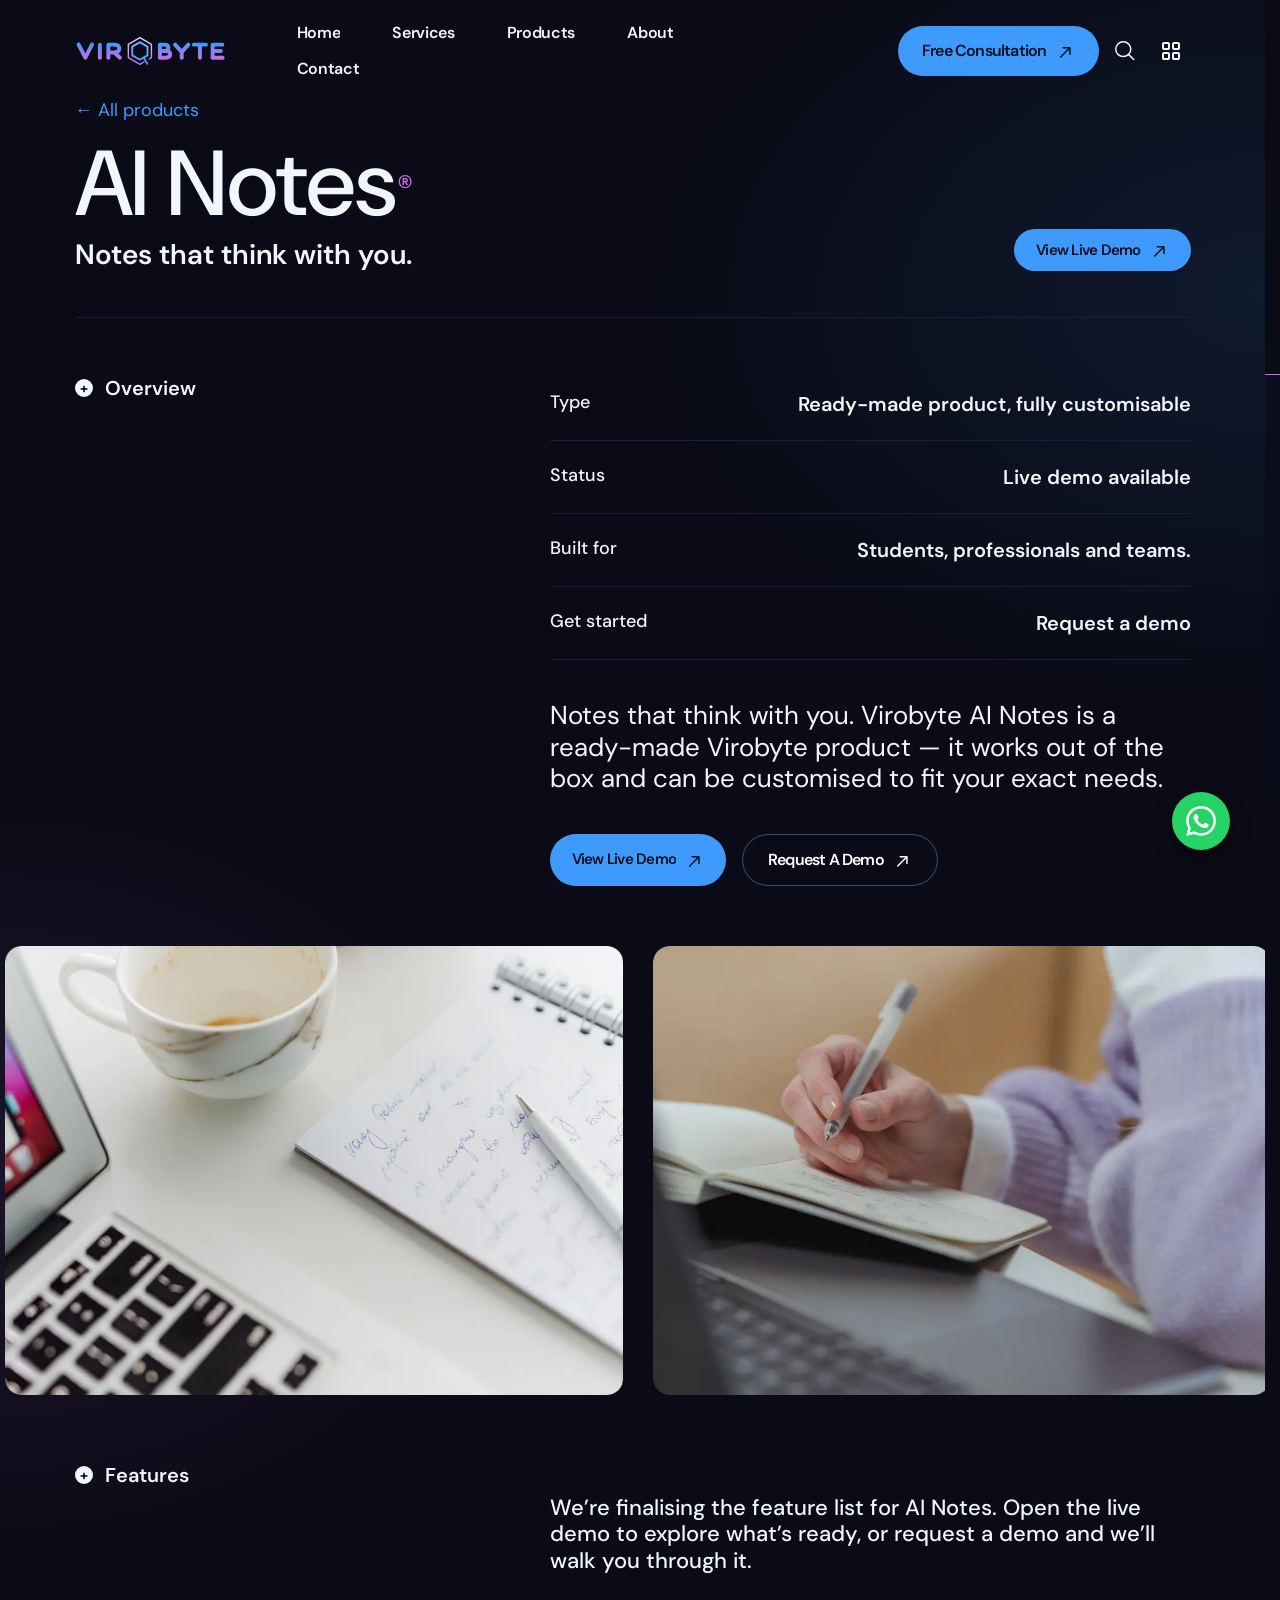
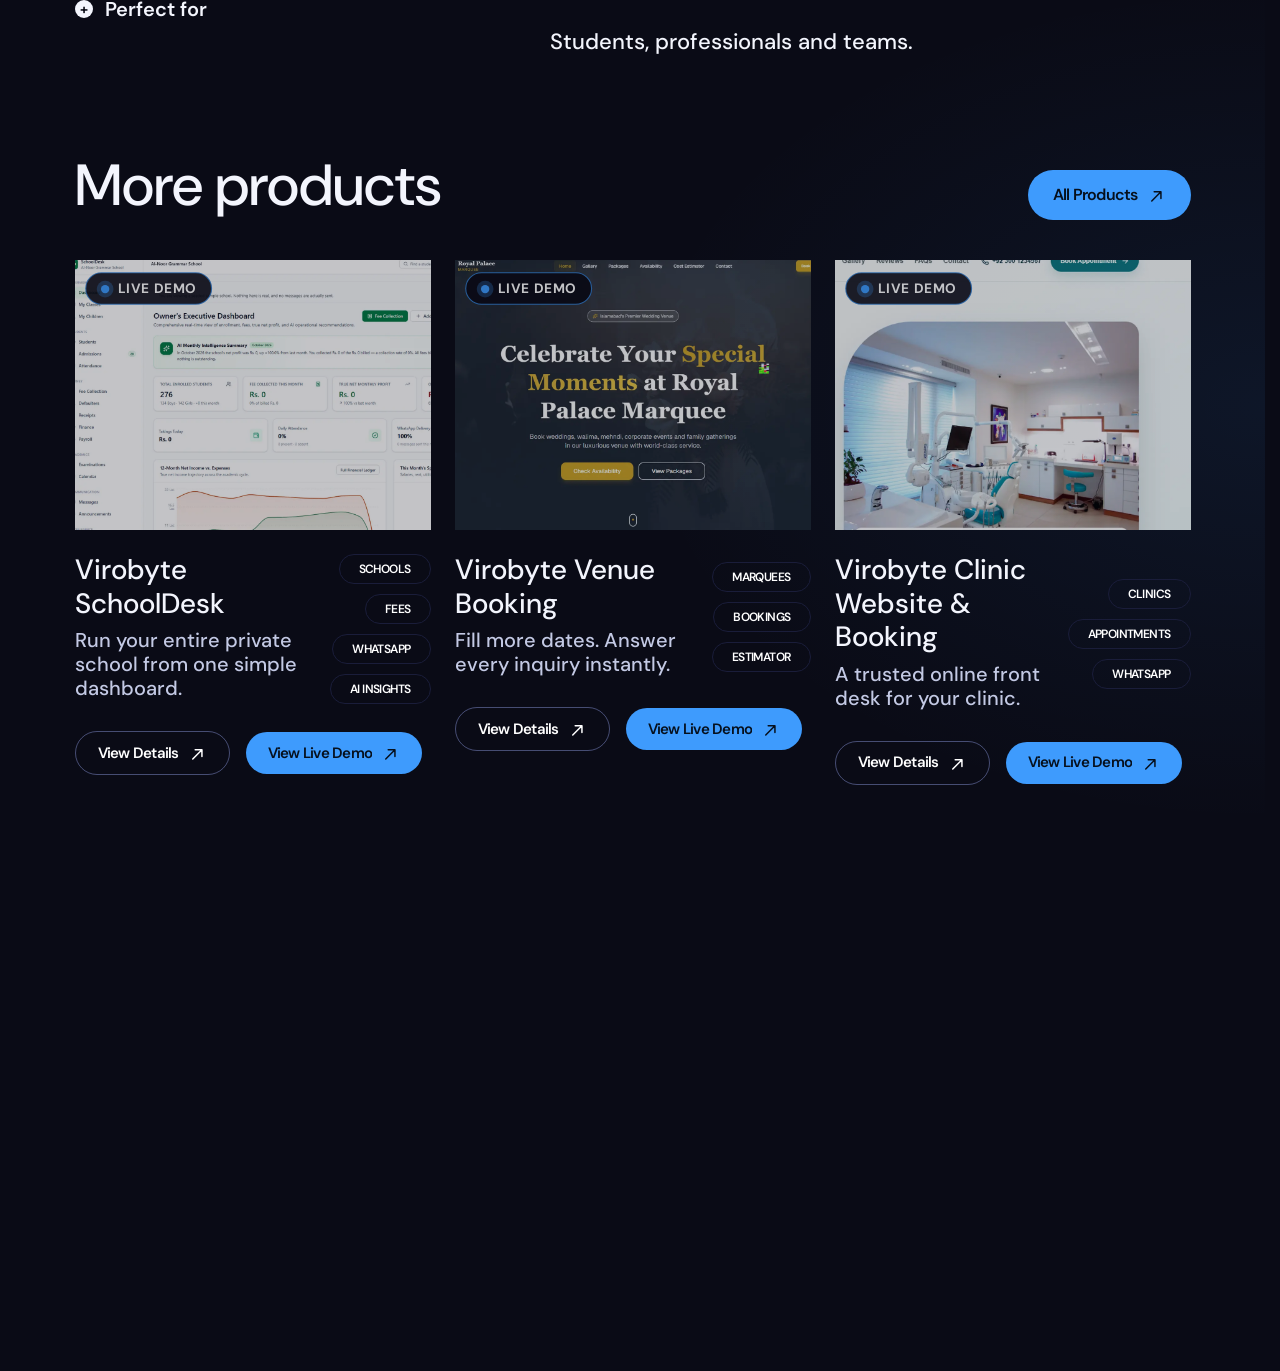
<file: product-ai-notes.html>
<!doctype html>
<html lang="en" data-bs-theme="dark" class="vb-loading">

<head>
    <!-- prettier-ignore -->
    <meta charset="UTF-8">
    <meta name="viewport" content="width=device-width, initial-scale=1.0">
    <meta http-equiv="x-ua-compatible" content="ie=edge">
    <meta name="theme-color" content="#0f0f0f">
    <meta name="color-scheme" content="dark">
    <meta name="description" content="Notes that think with you. View the live demo or request one.">
    <title>Virobyte AI Notes | Virobyte</title>
    <!-- Favicon icon-->
    <link rel="shortcut icon" type="image/x-icon" href="assets/imgs/template/logo/virobyte-mark.svg">

    <link rel="preload" href="assets/fonts/dm-sans-latin.woff2" as="font" type="font/woff2" crossorigin>
    <link rel="preload" href="assets/imgs/template/logo/virobyte-mark.svg" as="image">
    <style>
        html{scrollbar-gutter:stable}
        html.vb-loading{overflow:hidden}
        #vb-preloader{position:fixed;inset:0;z-index:2147483000;display:flex;align-items:center;justify-content:center;background:#0a0b16;transition:opacity .6s ease,visibility .6s;animation:vbfail 0s linear 20s forwards}
        #vb-preloader.vb-pl-hide{opacity:0;visibility:hidden;pointer-events:none}
        .vb-pl-inner{display:flex;flex-direction:column;align-items:center;gap:28px;width:min(280px,70vw)}
        .vb-pl-inner img{width:96px;height:auto;animation:vbpl 1.6s ease-in-out infinite}
        .vb-pl-track{width:100%;height:4px;border-radius:4px;background:rgba(160,175,255,.18);overflow:hidden}
        #vb-pl-bar{display:block;height:100%;transform-origin:left;transform:scaleX(.04);background:linear-gradient(90deg,#3e9bfd,#cb6ce6);transition:transform .35s ease}
        @keyframes vbpl{0%,100%{opacity:.7;transform:scale(.96)}50%{opacity:1;transform:scale(1.04)}}
        @keyframes vbfail{to{opacity:0;visibility:hidden;pointer-events:none}}
        @media (prefers-reduced-motion:reduce){.vb-pl-inner img{animation:none}}
    </style>
    <!-- Libs CSS -->
    <link rel="stylesheet" href="assets/css/vendors/carouselTicker.css?v=5d57fa2409">
    <link rel="stylesheet" href="assets/css/vendors/bootstrap.min.css?v=d5a3c524ac">
    <link rel="stylesheet" href="assets/css/vendors/swiper-bundle.min.css?v=3a146c9531">
    <link rel="stylesheet" href="assets/css/vendors/nice-select.css?v=737fc6f583">
    <link rel="stylesheet" href="assets/css/vendors/font-awesome-pro.css?v=0e5b5107dd">
    <link rel="stylesheet" href="assets/css/vendors/magnific-popup.css?v=c03fe8704d">
    <link rel="stylesheet" href="assets/css/vendors/odometer.css?v=8253458e03">
    <link rel="stylesheet" href="assets/css/vendors/spacing.css?v=6e963cc92d">

    <!-- Main CSS -->
    <link rel="stylesheet" href="assets/css/main.css?v=6d40596a18">
</head>

<body class="at-magic-cursor">
    <div id="vb-preloader" role="status" aria-label="Loading Virobyte">
        <div class="vb-pl-inner">
            <img decoding="async" width="100" height="112" src="assets/imgs/template/logo/virobyte-mark.svg" alt="">
            <div class="vb-pl-track"><span id="vb-pl-bar"></span></div>
        </div>
    </div>
    <!-- prettier-ignore -->

    <!--search-form-start -->
    <div class="at-search-body-overlay"></div>
    <div class="at-search-form-toggle">
        <div class="container">
            <div class="row mb-60">
                <div class="col-lg-12">
                    <div class="at-search-top d-flex justify-content-between align-items-center">
                        <div class="at-header-logo at-search-logo">
                            <a href="index.html">
                                <img width="498" height="112" decoding="async" class="vb-logo" src="assets/imgs/template/logo/virobyte-logo.svg" alt="Virobyte">
                            </a>
                        </div>
                        <button class="at-search-close">
                            <i class="fa-light fa-xmark"></i>
                        </button>
                    </div>
                </div>
            </div>
            <div class="row justify-content-center">
                <div class="col-lg-12">
                    <div class="at-search-form">
                        <form action="#">
                            <div class="at-search-form-input">
                                <input type="text" placeholder="Find what you need…" required>
                                <span class="at-search-focus-border"></span>
                                <button class="at-search-form-btn at-btn" type="submit">
                                    <span>
                                        <span class="text-1">Search</span>
                                        <span class="text-2">Search</span>
                                    </span>
                                    <i class="icon-arrow-right">
                                        <svg xmlns="http://www.w3.org/2000/svg" width="14" height="12" viewBox="0 0 14 12" fill="none">
                                            <path d="M8.33333 1L13 5.66667M13 5.66667L8.33333 10.3333M13 5.66667H1" stroke="currentColor" stroke-width="2" stroke-linecap="round" stroke-linejoin="round" />
                                        </svg>
                                        <svg xmlns="http://www.w3.org/2000/svg" width="14" height="12" viewBox="0 0 14 12" fill="none">
                                            <path d="M8.33333 1L13 5.66667M13 5.66667L8.33333 10.3333M13 5.66667H1" stroke="currentColor" stroke-width="2" stroke-linecap="round" stroke-linejoin="round" />
                                        </svg>
                                    </i>
                                </button>
                            </div>
                        </form>
                    </div>
                </div>
                <div class="col-12">
                    <div class="at-categories">
                        <h3 class="at-categories-title">Popular searches</h3>
                        <ul class="at-categories-list">
                            <li><a href="#" class="at-categories-item">Web Development</a></li>
                            <li><a href="#" class="at-categories-item">Mobile Apps</a></li>
                            <li><a href="#" class="at-categories-item">AI Solutions</a></li>
                            <li><a href="#" class="at-categories-item">WhatsApp Automation</a></li>
                            <li><a href="#" class="at-categories-item">Business Automation</a></li>
                            <li><a href="#" class="at-categories-item">ERP & CRM</a></li>
                            <li><a href="#" class="at-categories-item">UI / UX Design</a></li>
                            <li><a href="#" class="at-categories-item">School Manager</a></li>
                            <li><a href="#" class="at-categories-item">POS & Inventory</a></li>
                            <li><a href="#" class="at-categories-item">Data Analytics</a></li>
                            <li><a href="#" class="at-categories-item">Maintenance & Support</a></li>
                            <li><a href="#" class="at-categories-item">Free Consultation</a></li>
                        </ul>
                    </div>
                </div>
            </div>
        </div>
    </div>
    <!-- search-form-end -->
    <header>

        <!-- header 2 area start -->
        <div class="at-header-area at-header-spacing header-transparent">
            <div class="container">
                <div class="row align-items-center">
                    <div class="col-xl-2 col-6">
                        <div class="at-header-logo">
                            <a href="index.html">
                                <img width="498" height="112" decoding="async" class="vb-logo" src="assets/imgs/template/logo/virobyte-logo.svg" alt="Virobyte">
                            </a>
                        </div>
                    </div>
                    <div class="col-xl-6 mx-auto d-none d-xl-flex justify-content-center">
                        <div class="at-main-menu d-inline-flex justify-content-center">
                            <nav class="at-mobile-menu-active">
                                <ul>
                                    <li><a href="index.html">Home</a></li>
                                    <li><a href="index.html#services">Services</a></li>
                                    <li><a href="products.html">Products</a></li>
                                    <li><a href="about.html">About</a></li>
                                    <li><a href="contact.html">Contact</a></li>
                                </ul>
                            </nav>
                        </div>
                    </div>
                    <div class="col-xl-4 col-6">
                        <div class="at-header-right gap-3 d-flex justify-content-end align-items-center">
                            <a class="at-btn px-4 d-none d-xl-inline-flex" href="contact.html">
                                <span>
                                    <span class="text-1 text-capitalize">Free Consultation</span>
                                    <span class="text-2 text-capitalize">Free Consultation</span>
                                </span>
                                <i>
                                    <svg width="11" height="11" viewBox="0 0 11 11" fill="none" xmlns="http://www.w3.org/2000/svg">
                                                <path d="M0.21967 9.40717C-0.0732232 9.70006 -0.0732232 10.1749 0.21967 10.4678C0.512563 10.7607 0.987437 10.7607 1.28033 10.4678L0.21967 9.40717ZM10.6875 0.75C10.6875 0.335786 10.3517 2.97145e-09 9.9375 1.50485e-07L3.1875 -2.70983e-07C2.77329 -2.70983e-07 2.4375 0.335786 2.4375 0.75C2.4375 1.16421 2.77329 1.5 3.1875 1.5H9.1875V7.5C9.1875 7.91421 9.52329 8.25 9.9375 8.25C10.3517 8.25 10.6875 7.91421 10.6875 7.5L10.6875 0.75ZM0.75 9.9375L1.28033 10.4678L10.4678 1.28033L9.9375 0.75L9.40717 0.21967L0.21967 9.40717L0.75 9.9375Z" fill="currentColor" />
                                            </svg>
                                    <svg width="11" height="11" viewBox="0 0 11 11" fill="none" xmlns="http://www.w3.org/2000/svg">
                                                <path d="M0.21967 9.40717C-0.0732232 9.70006 -0.0732232 10.1749 0.21967 10.4678C0.512563 10.7607 0.987437 10.7607 1.28033 10.4678L0.21967 9.40717ZM10.6875 0.75C10.6875 0.335786 10.3517 2.97145e-09 9.9375 1.50485e-07L3.1875 -2.70983e-07C2.77329 -2.70983e-07 2.4375 0.335786 2.4375 0.75C2.4375 1.16421 2.77329 1.5 3.1875 1.5H9.1875V7.5C9.1875 7.91421 9.52329 8.25 9.9375 8.25C10.3517 8.25 10.6875 7.91421 10.6875 7.5L10.6875 0.75ZM0.75 9.9375L1.28033 10.4678L10.4678 1.28033L9.9375 0.75L9.40717 0.21967L0.21967 9.40717L0.75 9.9375Z" fill="currentColor" />
                                            </svg>
                                </i>
                            </a>
                            <button class="at-header-search-btn at-search-click">
                                <svg width="20" height="20" viewBox="0 0 20 20" fill="none" xmlns="http://www.w3.org/2000/svg">
                                    <path d="M18.7508 18.5233L13.5538 13.392M13.5538 13.392C14.9604 12.0032 15.7506 10.1196 15.7506 8.15551C15.7506 6.19144 14.9604 4.30782 13.5538 2.91902C12.1472 1.53022 10.2395 0.75 8.25028 0.75C6.26108 0.75 4.35336 1.53022 2.94678 2.91902C1.54021 4.30782 0.75 6.19144 0.75 8.15551C0.75 10.1196 1.54021 12.0032 2.94678 13.392C4.35336 14.7808 6.26108 15.561 8.25028 15.561C10.2395 15.561 12.1472 14.7808 13.5538 13.392Z" stroke="currentColor" stroke-width="1.5" stroke-linecap="round" stroke-linejoin="round" />
                                </svg>
                            </button>
                            <button class="at-menu-bar at-header-sidebar-btn">
                                <svg xmlns="http://www.w3.org/2000/svg" width="18" height="18" viewBox="0 0 18 18" fill="none">
                                    <path d="M1 2C1 1.73478 1.10536 1.48043 1.29289 1.29289C1.48043 1.10536 1.73478 1 2 1H6C6.26522 1 6.51957 1.10536 6.70711 1.29289C6.89464 1.48043 7 1.73478 7 2V6C7 6.26522 6.89464 6.51957 6.70711 6.70711C6.51957 6.89464 6.26522 7 6 7H2C1.73478 7 1.48043 6.89464 1.29289 6.70711C1.10536 6.51957 1 6.26522 1 6V2ZM11 2C11 1.73478 11.1054 1.48043 11.2929 1.29289C11.4804 1.10536 11.7348 1 12 1H16C16.2652 1 16.5196 1.10536 16.7071 1.29289C16.8946 1.48043 17 1.73478 17 2V6C17 6.26522 16.8946 6.51957 16.7071 6.70711C16.5196 6.89464 16.2652 7 16 7H12C11.7348 7 11.4804 6.89464 11.2929 6.70711C11.1054 6.51957 11 6.26522 11 6V2ZM1 12C1 11.7348 1.10536 11.4804 1.29289 11.2929C1.48043 11.1054 1.73478 11 2 11H6C6.26522 11 6.51957 11.1054 6.70711 11.2929C6.89464 11.4804 7 11.7348 7 12V16C7 16.2652 6.89464 16.5196 6.70711 16.7071C6.51957 16.8946 6.26522 17 6 17H2C1.73478 17 1.48043 16.8946 1.29289 16.7071C1.10536 16.5196 1 16.2652 1 16V12ZM11 12C11 11.7348 11.1054 11.4804 11.2929 11.2929C11.4804 11.1054 11.7348 11 12 11H16C16.2652 11 16.5196 11.1054 16.7071 11.2929C16.8946 11.4804 17 11.7348 17 12V16C17 16.2652 16.8946 16.5196 16.7071 16.7071C16.5196 16.8946 16.2652 17 16 17H12C11.7348 17 11.4804 16.8946 11.2929 16.7071C11.1054 16.5196 11 16.2652 11 16V12Z" stroke="currentColor" stroke-width="2" stroke-linecap="round" stroke-linejoin="round" />
                                </svg>
                            </button>
                        </div>
                    </div>
                </div>
            </div>
        </div>
        <!-- header area end -->

        <!-- sticky-menu-area -->
        <button id="header-sticky" class="at-menu-bar hamburger-sticky-menu" aria-label="Open menu">
            <span>MENU</span>
            <span class="icon">

                <svg xmlns="http://www.w3.org/2000/svg" width="24" height="24" viewBox="0 0 24 24" fill="none">
                    <path d="M4 5C4 4.73478 4.10536 4.48043 4.29289 4.29289C4.48043 4.10536 4.73478 4 5 4H9C9.26522 4 9.51957 4.10536 9.70711 4.29289C9.89464 4.48043 10 4.73478 10 5V9C10 9.26522 9.89464 9.51957 9.70711 9.70711C9.51957 9.89464 9.26522 10 9 10H5C4.73478 10 4.48043 9.89464 4.29289 9.70711C4.10536 9.51957 4 9.26522 4 9V5ZM14 5C14 4.73478 14.1054 4.48043 14.2929 4.29289C14.4804 4.10536 14.7348 4 15 4H19C19.2652 4 19.5196 4.10536 19.7071 4.29289C19.8946 4.48043 20 4.73478 20 5V9C20 9.26522 19.8946 9.51957 19.7071 9.70711C19.5196 9.89464 19.2652 10 19 10H15C14.7348 10 14.4804 9.89464 14.2929 9.70711C14.1054 9.51957 14 9.26522 14 9V5ZM4 15C4 14.7348 4.10536 14.4804 4.29289 14.2929C4.48043 14.1054 4.73478 14 5 14H9C9.26522 14 9.51957 14.1054 9.70711 14.2929C9.89464 14.4804 10 14.7348 10 15V19C10 19.2652 9.89464 19.5196 9.70711 19.7071C9.51957 19.8946 9.26522 20 9 20H5C4.73478 20 4.48043 19.8946 4.29289 19.7071C4.10536 19.5196 4 19.2652 4 19V15ZM14 15C14 14.7348 14.1054 14.4804 14.2929 14.2929C14.4804 14.1054 14.7348 14 15 14H19C19.2652 14 19.5196 14.1054 19.7071 14.2929C19.8946 14.4804 20 14.7348 20 15V19C20 19.2652 19.8946 19.5196 19.7071 19.7071C19.5196 19.8946 19.2652 20 19 20H15C14.7348 20 14.4804 19.8946 14.2929 19.7071C14.1054 19.5196 14 19.2652 14 19V15Z" stroke="currentColor" stroke-width="2" stroke-linecap="round" stroke-linejoin="round" />
                </svg>
            </span>
        </button>
        <!-- sticky-menu-end -->

    </header>
    <!-- at-offcanvus-area-start -->
    <div class="at-offcanvas-area">
        <div class="at-offcanvas">
            <div class="at-offcanvas-top d-flex align-items-center justify-content-between">
                <div class="at-offcanvas-logo">
                    <a href="index.html">
                        <img width="498" height="112" decoding="async" class="vb-logo" src="assets/imgs/template/logo/virobyte-logo.svg" alt="Virobyte">
                    </a>
                </div>
                <div class="at-offcanvas-close-btn">
                    <button class="close-btn">
                        <svg width="37" height="38" viewBox="0 0 37 38" fill="none" xmlns="http://www.w3.org/2000/svg">
                            <path d="M9.19141 9.80762L27.5762 28.1924" stroke="currentColor" stroke-width="1.5" stroke-linecap="round" stroke-linejoin="round" />
                            <path d="M9.19141 28.1924L27.5762 9.80761" stroke="currentColor" stroke-width="1.5" stroke-linecap="round" stroke-linejoin="round" />
                        </svg>
                    </button>
                </div>
            </div>
            <div class="at-offcanvas-content d-none d-xl-block">
                <h3 class="at-offcanvas-title">Hello!</h3>
                <p class="fz-font-lg">Smart software. Real results. We build web apps, mobile apps, WhatsApp automation and AI agents that help your business grow.</p>
            </div>
            <div class="at-offcanvas-menu pb-50">
                <nav></nav>
            </div>
            <div class="at-offcanvas-gallery d-none d-xl-block">
                <div class="sec-2-home-5__avatars-row d-flex gap-2">
                    <div class="sec-2-home-5__avatar-sm at-offcanvas-gallery-img">
                        <img width="300" height="300" decoding="async" class="img-cover" src="assets/imgs/vb/why-1.webp" alt="Virobyte">
                    </div>
                    <div class="sec-2-home-5__avatar-sm at-offcanvas-gallery-img">
                        <img width="300" height="300" decoding="async" class="img-cover" src="assets/imgs/vb/why-2.webp" alt="Virobyte">
                    </div>
                    <div class="sec-2-home-5__avatar-sm at-offcanvas-gallery-img">
                        <img width="300" height="300" decoding="async" class="img-cover" src="assets/imgs/vb/why-3.webp" alt="Virobyte">
                    </div>
                    <div class="sec-2-home-5__avatar-sm at-offcanvas-gallery-img">
                        <img width="300" height="300" decoding="async" class="img-cover" src="assets/imgs/vb/why-4.webp" alt="Virobyte">
                    </div>
                    <div class="sec-2-home-5__avatar-sm at-offcanvas-gallery-img">
                        <img width="300" height="300" decoding="async" class="img-cover" src="assets/imgs/vb/why-5.webp" alt="Virobyte">
                    </div>
                </div>
            </div>
            <div class="at-offcanvas-contact">
                <h4 class="h5 at-offcanvas-title sm">Get in touch</h4>
                <ul>
                    
                    <li><a class="fz-font-lg" href="mailto:virobyte.ai@gmail.com">virobyte.ai@gmail.com</a></li>
                    <li>
                        <a class="fz-font-lg" href="#">
                            Islamabad, Pakistan
                        </a>
                    </li>
                </ul>
            </div>
            <div class="at-offcanvas-social">
                <h3 class="at-offcanvas-title sm">Follow Us</h3>
                <ul class="at-offcanvas-social__grid">
                    <li>
                        <a href="#" class="at-offcanvas-social__link" aria-label="GitHub">
                            <svg xmlns="http://www.w3.org/2000/svg" width="18" height="18" viewBox="0 0 24 24" fill="none" aria-hidden="true">
                                <path d="M12 .297c-6.63 0-12 5.373-12 12 0 5.303 3.438 9.8 8.205 11.385.6.113.82-.258.82-.577 0-.285-.01-1.04-.015-2.04-3.338.724-4.042-1.61-4.042-1.61C4.422 18.07 3.633 17.7 3.633 17.7c-1.087-.744.084-.729.084-.729 1.205.084 1.838 1.236 1.838 1.236 1.07 1.835 2.809 1.305 3.495.998.108-.776.417-1.305.76-1.605-2.665-.3-5.466-1.332-5.466-5.93 0-1.31.465-2.38 1.235-3.22-.135-.303-.54-1.523.105-3.176 0 0 1.005-.322 3.3 1.23.96-.267 1.98-.399 3-.405 1.02.006 2.04.138 3 .405 2.28-1.552 3.285-1.23 3.285-1.23.645 1.653.24 2.873.12 3.176.765.84 1.23 1.91 1.23 3.22 0 4.61-2.805 5.625-5.475 5.92.42.36.81 1.096.81 2.22 0 1.606-.015 2.896-.015 3.286 0 .315.21.69.825.57C20.565 22.092 24 17.592 24 12.297c0-6.627-5.373-12-12-12" fill="currentColor" />
                            </svg>
                            <span>GitHub</span>
                        </a>
                    </li>
                    <li>
                        <a href="https://www.facebook.com/share/1DpUVNxbm4/?mibextid=wwXIfr" target="_blank" rel="noopener noreferrer" class="at-offcanvas-social__link" aria-label="Facebook">
                            <svg xmlns="http://www.w3.org/2000/svg" width="18" height="18" viewBox="0 0 18 18" fill="none" aria-hidden="true">
                                <path d="M12.4024 18V11.0344H14.7347L15.0838 8.3265H12.4024V6.59765C12.4024 5.81364 12.62 5.27934 13.7443 5.27934L15.1783 5.27867V2.85676C14.9302 2.82382 14.0791 2.75006 13.0888 2.75006C11.0213 2.75006 9.606 4.01198 9.606 6.32952V8.3265H7.2677V11.0344H9.606V18H1C0.44772 18 0 17.5523 0 17V1C0 0.44772 0.44772 0 1 0H17C17.5523 0 18 0.44772 18 1V17C18 17.5523 17.5523 18 17 18H12.4024Z" fill="currentColor" />
                            </svg>
                            <span>Facebook</span>
                        </a>
                    </li>
                    <li>
                        <a href="https://www.linkedin.com/company/virobyte/" target="_blank" rel="noopener noreferrer" class="at-offcanvas-social__link" aria-label="LinkedIn">
                            <svg xmlns="http://www.w3.org/2000/svg" width="18" height="18" viewBox="0 0 18 18" fill="none" aria-hidden="true">
                                <path d="M15.3352 15.339H12.6697V11.1622C12.6697 10.1662 12.6495 8.8845 11.2807 8.8845C9.89102 8.8845 9.67872 9.9683 9.67872 11.0887V15.339H7.01322V6.75H9.57372V7.9207H9.60822C9.96602 7.2457 10.836 6.53325 12.1357 6.53325C14.8365 6.53325 15.336 8.3108 15.336 10.6245L15.3352 15.339ZM4.00275 5.57475C3.14475 5.57475 2.4555 4.88025 2.4555 4.026C2.4555 3.1725 3.1455 2.47875 4.00275 2.47875C4.85775 2.47875 5.55075 3.1725 5.55075 4.026C5.55075 4.88025 4.857 5.57475 4.00275 5.57475ZM5.33925 15.339H2.66625V6.75H5.33925V15.339ZM16.6687 0H1.32825C0.594 0 0 0.5805 0 1.29675V16.7033C0 17.4202 0.594 18 1.32825 18H16.6665C17.4 18 18 17.4202 18 16.7033V1.29675C18 0.5805 17.4 0 16.6665 0H16.6687Z" fill="currentColor" />
                            </svg>
                            <span>Linkedin</span>
                        </a>
                    </li>
                    <li>
                        <a href="https://www.instagram.com/viro.byte/" target="_blank" rel="noopener noreferrer" class="at-offcanvas-social__link" aria-label="Instagram">
                            <svg xmlns="http://www.w3.org/2000/svg" width="18" height="18" viewBox="0 0 18 18" fill="none" aria-hidden="true">
                                <path d="M9.92475 0C10.9376 0.00167406 11.4509 0.00703828 11.8945 0.0202418L12.0692 0.025948C12.2709 0.0331213 12.47 0.0421215 12.7101 0.0533719C13.6678 0.0976265 14.3211 0.249129 14.8949 0.471887C15.4881 0.700648 15.9892 1.00966 16.4894 1.50993C16.9889 2.0102 17.298 2.51271 17.5275 3.10448C17.7494 3.67751 17.901 4.33153 17.946 5.28931C17.9567 5.52933 17.9653 5.72841 17.9725 5.93024L17.9781 6.10492C17.9913 6.5484 17.9973 7.06177 17.9992 8.07471L17.9999 8.74577C18 8.82777 18 8.91237 18 8.99967L17.9999 9.25357L17.9994 9.92472C17.9977 10.9376 17.9923 11.451 17.9791 11.8944L17.9734 12.0691C17.9662 12.271 17.9572 12.4701 17.946 12.7101C17.9017 13.6679 17.7494 14.3211 17.5275 14.8949C17.2987 15.4882 16.9889 15.9892 16.4894 16.4895C15.9892 16.989 15.4859 17.298 14.8949 17.5275C14.3211 17.7495 13.6678 17.901 12.7101 17.946C12.47 17.9567 12.2709 17.9654 12.0692 17.9725L11.8945 17.9781C11.4509 17.9914 10.9376 17.9973 9.92475 17.9993L9.25359 18C9.1716 18 9.087 18 8.99969 18H8.7458L8.07464 17.9994C7.06175 17.9977 6.54839 17.9924 6.1049 17.9791L5.93022 17.9734C5.72839 17.9662 5.5293 17.9572 5.2893 17.946C4.33151 17.9018 3.67899 17.7495 3.10448 17.5275C2.51195 17.2988 2.01018 16.989 1.50992 16.4895C1.00965 15.9892 0.701394 15.4859 0.471886 14.8949C0.249129 14.3211 0.0983735 13.6679 0.053372 12.7101C0.0426796 12.4701 0.0339582 12.271 0.026893 12.0691L0.0212318 11.8944C0.00806435 11.451 0.00206123 10.9376 0.000117163 9.92472L0 8.07471C0.00167406 7.06177 0.00702925 6.5484 0.0202327 6.10492L0.0259479 5.93024C0.0331212 5.72841 0.0421216 5.52933 0.053372 5.28931C0.0976175 4.33078 0.249129 3.67825 0.471886 3.10448C0.700638 2.51196 1.00965 2.0102 1.50992 1.50993C2.01018 1.00966 2.51271 0.701396 3.10448 0.471887C3.67825 0.249129 4.33077 0.0983735 5.2893 0.0533719C5.5293 0.0426885 5.72839 0.0339673 5.93022 0.026902L6.1049 0.0212407C6.54839 0.00806417 7.06175 0.00206102 8.07464 0.000116949L9.92475 0ZM8.99969 4.49953C6.51298 4.49953 4.49952 6.51518 4.49952 8.99967C4.49952 11.4864 6.51517 13.4998 8.99969 13.4998C11.4864 13.4998 13.4998 11.4842 13.4998 8.99967C13.4998 6.513 11.4841 4.49953 8.99969 4.49953ZM8.99969 6.2996C10.491 6.2996 11.6998 7.50805 11.6998 8.99967C11.6998 10.4909 10.4913 11.6998 8.99969 11.6998C7.50843 11.6998 6.29958 10.4914 6.29958 8.99967C6.29958 7.50841 7.50798 6.2996 8.99969 6.2996ZM13.7249 3.14949C13.1045 3.14949 12.5998 3.65342 12.5998 4.27376C12.5998 4.89411 13.1037 5.39882 13.7249 5.39882C14.3452 5.39882 14.8499 4.89489 14.8499 4.27376C14.8499 3.65342 14.3443 3.14871 13.7249 3.14949Z" fill="currentColor" />
                            </svg>
                            <span>Instagram</span>
                        </a>
                    </li>
                </ul>
            </div>
        </div>
    </div>
    <div class="body-overlay"></div>
    <!-- at-offcanvus-area-end -->

    
    <div class="px-blur-bottom"></div>
    <!-- Begin magic cursor -->
    <div id="magic-cursor" class="cursor-black-bg">
        <div id="ball"></div>
    </div>
    <!-- End magic cursor -->
    <div id="smooth-wrapper">
        <div id="smooth-content" class="z-index-3">
            <main class="bg-neutral-0">
                <!-- product details -->
                <div class="sec-1-portfolio-details-1 overflow-hidden pt-150 pb-100">
                    <div class="container">
                        <div class="row g-3 align-items-end">
                            <div class="col-md-9">
                                <a href="products.html" class="fz-font-md vb-back">← All products</a>
                                <h1 class="vb-product-title fw-500 mb-2 mt-3">AI Notes<sup class="fw-400">®</sup></h1>
                                <h2 class="h5 fw-600 mb-0">Notes that think with you.</h2>
                            </div>
                            <div class="col-md-3 ms-auto text-md-end">
                                <a class="at-btn vb-demo-btn " href="https://ai-powered-notes-app.vercel.app/" target="_blank" rel="noopener noreferrer"><span><span class="text-1 text-capitalize">View Live Demo</span><span class="text-2 text-capitalize">View Live Demo</span></span><i><svg width="11" height="11" viewBox="0 0 11 11" fill="none" xmlns="http://www.w3.org/2000/svg"><path d="M0.21967 9.40717C-0.0732232 9.70006 -0.0732232 10.1749 0.21967 10.4678C0.512563 10.7607 0.987437 10.7607 1.28033 10.4678L0.21967 9.40717ZM10.6875 0.75C10.6875 0.335786 10.3517 2.97145e-09 9.9375 1.50485e-07L3.1875 -2.70983e-07C2.77329 -2.70983e-07 2.4375 0.335786 2.4375 0.75C2.4375 1.16421 2.77329 1.5 3.1875 1.5H9.1875V7.5C9.1875 7.91421 9.52329 8.25 9.9375 8.25C10.3517 8.25 10.6875 7.91421 10.6875 7.5L10.6875 0.75ZM0.75 9.9375L1.28033 10.4678L10.4678 1.28033L9.9375 0.75L9.40717 0.21967L0.21967 9.40717L0.75 9.9375Z" fill="currentColor" /></svg><svg width="11" height="11" viewBox="0 0 11 11" fill="none" xmlns="http://www.w3.org/2000/svg"><path d="M0.21967 9.40717C-0.0732232 9.70006 -0.0732232 10.1749 0.21967 10.4678C0.512563 10.7607 0.987437 10.7607 1.28033 10.4678L0.21967 9.40717ZM10.6875 0.75C10.6875 0.335786 10.3517 2.97145e-09 9.9375 1.50485e-07L3.1875 -2.70983e-07C2.77329 -2.70983e-07 2.4375 0.335786 2.4375 0.75C2.4375 1.16421 2.77329 1.5 3.1875 1.5H9.1875V7.5C9.1875 7.91421 9.52329 8.25 9.9375 8.25C10.3517 8.25 10.6875 7.91421 10.6875 7.5L10.6875 0.75ZM0.75 9.9375L1.28033 10.4678L10.4678 1.28033L9.9375 0.75L9.40717 0.21967L0.21967 9.40717L0.75 9.9375Z" fill="currentColor" /></svg></i></a>
                            </div>
                            <div class="col-12">
                                <div class="border-bottom-100 pb-30"></div>
                            </div>
                        </div>
                        <div class="row mt-50">
                            <div class="col-lg-5">
                                <div class="sec-2-home-5__card sec-2-home-5__card--list d-flex align-items-center">
                                    <ul class="sec-2-home-5__list list-unstyled mb-0">
                                        <li class="sec-2-home-5__list-item">
                                            <h3 class="h6 mb-0 fw-600">Overview</h3>
                                        </li>
                                    </ul>
                                </div>
                            </div>
                            <div class="col-lg-7">
                                <div class="d-flex justify-content-between gap-4 border-bottom-100 py-4">
                                    <p class="fz-font-md neutral-900 mb-0">Type</p>
                                    <p class="fz-font-lg fw-600 mb-0 neutral-900 text-end">Ready-made product, fully customisable</p>
                                </div>
                                <div class="d-flex justify-content-between gap-4 border-bottom-100 py-4">
                                    <p class="fz-font-md neutral-900 mb-0">Status</p>
                                    <p class="fz-font-lg fw-600 mb-0 neutral-900 text-end">Live demo available</p>
                                </div>
                                <div class="d-flex justify-content-between gap-4 border-bottom-100 py-4">
                                    <p class="fz-font-md neutral-900 mb-0">Built for</p>
                                    <p class="fz-font-lg fw-600 mb-0 neutral-900 text-end">Students, professionals and teams.</p>
                                </div>
                                <div class="d-flex justify-content-between gap-4 border-bottom-100 py-4">
                                    <p class="fz-font-md neutral-900 mb-0">Get started</p>
                                    <p class="fz-font-lg fw-600 mb-0 neutral-900 text-end"><a href="contact.html?topic=Product%3A%20AI%20Notes" class="common-underline">Request a demo</a></p>
                                </div>
                                <p class="fz-font-2xl fw-400 neutral-900 mt-40">Notes that think with you. Virobyte AI Notes is a ready-made Virobyte product — it works out of the box and can be customised to fit your exact needs.</p>
                                <div class="d-flex flex-wrap gap-3 mt-40"><a class="at-btn vb-demo-btn " href="https://ai-powered-notes-app.vercel.app/" target="_blank" rel="noopener noreferrer"><span><span class="text-1 text-capitalize">View Live Demo</span><span class="text-2 text-capitalize">View Live Demo</span></span><i><svg width="11" height="11" viewBox="0 0 11 11" fill="none" xmlns="http://www.w3.org/2000/svg"><path d="M0.21967 9.40717C-0.0732232 9.70006 -0.0732232 10.1749 0.21967 10.4678C0.512563 10.7607 0.987437 10.7607 1.28033 10.4678L0.21967 9.40717ZM10.6875 0.75C10.6875 0.335786 10.3517 2.97145e-09 9.9375 1.50485e-07L3.1875 -2.70983e-07C2.77329 -2.70983e-07 2.4375 0.335786 2.4375 0.75C2.4375 1.16421 2.77329 1.5 3.1875 1.5H9.1875V7.5C9.1875 7.91421 9.52329 8.25 9.9375 8.25C10.3517 8.25 10.6875 7.91421 10.6875 7.5L10.6875 0.75ZM0.75 9.9375L1.28033 10.4678L10.4678 1.28033L9.9375 0.75L9.40717 0.21967L0.21967 9.40717L0.75 9.9375Z" fill="currentColor" /></svg><svg width="11" height="11" viewBox="0 0 11 11" fill="none" xmlns="http://www.w3.org/2000/svg"><path d="M0.21967 9.40717C-0.0732232 9.70006 -0.0732232 10.1749 0.21967 10.4678C0.512563 10.7607 0.987437 10.7607 1.28033 10.4678L0.21967 9.40717ZM10.6875 0.75C10.6875 0.335786 10.3517 2.97145e-09 9.9375 1.50485e-07L3.1875 -2.70983e-07C2.77329 -2.70983e-07 2.4375 0.335786 2.4375 0.75C2.4375 1.16421 2.77329 1.5 3.1875 1.5H9.1875V7.5C9.1875 7.91421 9.52329 8.25 9.9375 8.25C10.3517 8.25 10.6875 7.91421 10.6875 7.5L10.6875 0.75ZM0.75 9.9375L1.28033 10.4678L10.4678 1.28033L9.9375 0.75L9.40717 0.21967L0.21967 9.40717L0.75 9.9375Z" fill="currentColor" /></svg></i></a> <a class="at-btn vb-details-btn" href="contact.html?topic=Product%3A%20AI%20Notes"><span><span class="text-1 text-capitalize">Request a Demo</span><span class="text-2 text-capitalize">Request a Demo</span></span><i><svg width="11" height="11" viewBox="0 0 11 11" fill="none" xmlns="http://www.w3.org/2000/svg"><path d="M0.21967 9.40717C-0.0732232 9.70006 -0.0732232 10.1749 0.21967 10.4678C0.512563 10.7607 0.987437 10.7607 1.28033 10.4678L0.21967 9.40717ZM10.6875 0.75C10.6875 0.335786 10.3517 2.97145e-09 9.9375 1.50485e-07L3.1875 -2.70983e-07C2.77329 -2.70983e-07 2.4375 0.335786 2.4375 0.75C2.4375 1.16421 2.77329 1.5 3.1875 1.5H9.1875V7.5C9.1875 7.91421 9.52329 8.25 9.9375 8.25C10.3517 8.25 10.6875 7.91421 10.6875 7.5L10.6875 0.75ZM0.75 9.9375L1.28033 10.4678L10.4678 1.28033L9.9375 0.75L9.40717 0.21967L0.21967 9.40717L0.75 9.9375Z" fill="currentColor" /></svg><svg width="11" height="11" viewBox="0 0 11 11" fill="none" xmlns="http://www.w3.org/2000/svg"><path d="M0.21967 9.40717C-0.0732232 9.70006 -0.0732232 10.1749 0.21967 10.4678C0.512563 10.7607 0.987437 10.7607 1.28033 10.4678L0.21967 9.40717ZM10.6875 0.75C10.6875 0.335786 10.3517 2.97145e-09 9.9375 1.50485e-07L3.1875 -2.70983e-07C2.77329 -2.70983e-07 2.4375 0.335786 2.4375 0.75C2.4375 1.16421 2.77329 1.5 3.1875 1.5H9.1875V7.5C9.1875 7.91421 9.52329 8.25 9.9375 8.25C10.3517 8.25 10.6875 7.91421 10.6875 7.5L10.6875 0.75ZM0.75 9.9375L1.28033 10.4678L10.4678 1.28033L9.9375 0.75L9.40717 0.21967L0.21967 9.40717L0.75 9.9375Z" fill="currentColor" /></svg></i></a></div>
                            </div>
                        </div>
                    </div>
                    <div class="swiper about-me-slider-active pt-60 mb-60 at-item-anime-area">
                        <div class="swiper-wrapper"><div class="swiper-slide">
                                <div class="about-me-slider-thumb at-item-anime marque">
                                    <img width="1100" height="800" decoding="async" class="w-100 rounded-4" src="assets/imgs/vb/pr-ai-notes-1.webp" alt="Virobyte AI Notes — image 1">
                                </div>
                            </div><div class="swiper-slide">
                                <div class="about-me-slider-thumb at-item-anime marque">
                                    <img width="1100" height="800" decoding="async" class="w-100 rounded-4" src="assets/imgs/vb/pr-ai-notes-2.webp" alt="Virobyte AI Notes — image 2">
                                </div>
                            </div><div class="swiper-slide">
                                <div class="about-me-slider-thumb at-item-anime marque">
                                    <img width="1100" height="800" decoding="async" class="w-100 rounded-4" src="assets/imgs/vb/pr-ai-notes-3.webp" alt="Virobyte AI Notes — image 3">
                                </div>
                            </div><div class="swiper-slide">
                                <div class="about-me-slider-thumb at-item-anime marque">
                                    <img width="1100" height="800" decoding="async" class="w-100 rounded-4" src="assets/imgs/vb/pr-ai-notes-4.webp" alt="Virobyte AI Notes — image 4">
                                </div>
                            </div></div>
                    </div>
                    <div class="container">
                        <div class="row">
                            <div class="col-lg-5">
                                <div class="sec-2-home-5__card sec-2-home-5__card--list d-flex align-items-center">
                                    <ul class="sec-2-home-5__list list-unstyled mb-0">
                                        <li class="sec-2-home-5__list-item">
                                            <h4 class="h6 mb-0 fw-600">Features</h4>
                                        </li>
                                    </ul>
                                </div>
                            </div>
                            <div class="col-lg-7">
                                <p class="fz-font-xl neutral-900 mt-40">We’re finalising the feature list for AI Notes. Open the live demo to explore what’s ready, or request a demo and we’ll walk you through it.</p>
                            </div>
                        </div>
                    </div>
                    <div class="container">
                        <div class="row">
                            <div class="col-lg-5">
                                <div class="sec-2-home-5__card sec-2-home-5__card--list d-flex align-items-center">
                                    <ul class="sec-2-home-5__list list-unstyled mb-0">
                                        <li class="sec-2-home-5__list-item">
                                            <h4 class="h6 mb-0 fw-600">Perfect for</h4>
                                        </li>
                                    </ul>
                                </div>
                            </div>
                            <div class="col-lg-7">
                                <p class="fz-font-xl neutral-900 mt-40">Students, professionals and teams.</p>
                            </div>
                        </div>
                    </div>
                    <div class="container pt-120">
                        <div class="row g-4 align-items-end mb-40">
                            <div class="col-md-8">
                                <h2 class="h1 fw-500 mb-0">More products</h2>
                            </div>
                            <div class="col-md-4 text-md-end">
                                <a class="at-btn " href="products.html"><span><span class="text-1 text-capitalize">All products</span><span class="text-2 text-capitalize">All products</span></span><i><svg width="11" height="11" viewBox="0 0 11 11" fill="none" xmlns="http://www.w3.org/2000/svg"><path d="M0.21967 9.40717C-0.0732232 9.70006 -0.0732232 10.1749 0.21967 10.4678C0.512563 10.7607 0.987437 10.7607 1.28033 10.4678L0.21967 9.40717ZM10.6875 0.75C10.6875 0.335786 10.3517 2.97145e-09 9.9375 1.50485e-07L3.1875 -2.70983e-07C2.77329 -2.70983e-07 2.4375 0.335786 2.4375 0.75C2.4375 1.16421 2.77329 1.5 3.1875 1.5H9.1875V7.5C9.1875 7.91421 9.52329 8.25 9.9375 8.25C10.3517 8.25 10.6875 7.91421 10.6875 7.5L10.6875 0.75ZM0.75 9.9375L1.28033 10.4678L10.4678 1.28033L9.9375 0.75L9.40717 0.21967L0.21967 9.40717L0.75 9.9375Z" fill="currentColor" /></svg><svg width="11" height="11" viewBox="0 0 11 11" fill="none" xmlns="http://www.w3.org/2000/svg"><path d="M0.21967 9.40717C-0.0732232 9.70006 -0.0732232 10.1749 0.21967 10.4678C0.512563 10.7607 0.987437 10.7607 1.28033 10.4678L0.21967 9.40717ZM10.6875 0.75C10.6875 0.335786 10.3517 2.97145e-09 9.9375 1.50485e-07L3.1875 -2.70983e-07C2.77329 -2.70983e-07 2.4375 0.335786 2.4375 0.75C2.4375 1.16421 2.77329 1.5 3.1875 1.5H9.1875V7.5C9.1875 7.91421 9.52329 8.25 9.9375 8.25C10.3517 8.25 10.6875 7.91421 10.6875 7.5L10.6875 0.75ZM0.75 9.9375L1.28033 10.4678L10.4678 1.28033L9.9375 0.75L9.40717 0.21967L0.21967 9.40717L0.75 9.9375Z" fill="currentColor" /></svg></i></a>
                            </div>
                        </div>
                        <div class="row g-4">
<div class="mg-portfolio-item anim-zoomin-wrap col-lg-4 col-md-6" data-category="demo">
    <div class="mg-portfolio-thumb anim-zoomin not-hide-cursor p-relative">
        <a class="cursor-hide" href="product-schooldesk.html">
            <img width="1200" height="910" decoding="async" class="w-100" src="assets/imgs/vb/pc-schooldesk.webp" alt="Virobyte SchoolDesk" />
        </a>
        <span class="vb-status vb-status--demo"><i></i>Live demo</span>
    </div>
    <div class="mg-portfolio-content cs-portfolio-content d-flex align-items-center flex-wrap flex-md-nowrap justify-content-between">
        <div class="w-md-75">
            <h3 class="h5 cs-portfolio-title mr-20 at-ff-sequel-semi-bold">
                <a href="product-schooldesk.html" class="vb-card-title">Virobyte SchoolDesk</a>
            </h3>
            <p class="fz-font-lg neutral-500">Run your entire private school from one simple dashboard.</p>
        </div>
        <div class="cs-portfolio-tag">
            <ul class="d-flex justify-content-md-end flex-wrap text-nowrap"><li><a href="product-schooldesk.html">schools</a></li><li><a href="product-schooldesk.html">fees</a></li><li><a href="product-schooldesk.html">whatsapp</a></li><li><a href="product-schooldesk.html">ai insights</a></li></ul>
        </div>
    </div>
    <div class="vb-card-actions d-flex flex-wrap align-items-center gap-3 pt-3">
        <a class="at-btn vb-details-btn btn-sm" href="product-schooldesk.html"><span><span class="text-1 text-capitalize">View details</span><span class="text-2 text-capitalize">View details</span></span><i><svg width="11" height="11" viewBox="0 0 11 11" fill="none" xmlns="http://www.w3.org/2000/svg"><path d="M0.21967 9.40717C-0.0732232 9.70006 -0.0732232 10.1749 0.21967 10.4678C0.512563 10.7607 0.987437 10.7607 1.28033 10.4678L0.21967 9.40717ZM10.6875 0.75C10.6875 0.335786 10.3517 2.97145e-09 9.9375 1.50485e-07L3.1875 -2.70983e-07C2.77329 -2.70983e-07 2.4375 0.335786 2.4375 0.75C2.4375 1.16421 2.77329 1.5 3.1875 1.5H9.1875V7.5C9.1875 7.91421 9.52329 8.25 9.9375 8.25C10.3517 8.25 10.6875 7.91421 10.6875 7.5L10.6875 0.75ZM0.75 9.9375L1.28033 10.4678L10.4678 1.28033L9.9375 0.75L9.40717 0.21967L0.21967 9.40717L0.75 9.9375Z" fill="currentColor" /></svg><svg width="11" height="11" viewBox="0 0 11 11" fill="none" xmlns="http://www.w3.org/2000/svg"><path d="M0.21967 9.40717C-0.0732232 9.70006 -0.0732232 10.1749 0.21967 10.4678C0.512563 10.7607 0.987437 10.7607 1.28033 10.4678L0.21967 9.40717ZM10.6875 0.75C10.6875 0.335786 10.3517 2.97145e-09 9.9375 1.50485e-07L3.1875 -2.70983e-07C2.77329 -2.70983e-07 2.4375 0.335786 2.4375 0.75C2.4375 1.16421 2.77329 1.5 3.1875 1.5H9.1875V7.5C9.1875 7.91421 9.52329 8.25 9.9375 8.25C10.3517 8.25 10.6875 7.91421 10.6875 7.5L10.6875 0.75ZM0.75 9.9375L1.28033 10.4678L10.4678 1.28033L9.9375 0.75L9.40717 0.21967L0.21967 9.40717L0.75 9.9375Z" fill="currentColor" /></svg></i></a>
        <a class="at-btn vb-demo-btn btn-sm" href="https://school-desk-ok8e.vercel.app/" target="_blank" rel="noopener noreferrer"><span><span class="text-1 text-capitalize">View Live Demo</span><span class="text-2 text-capitalize">View Live Demo</span></span><i><svg width="11" height="11" viewBox="0 0 11 11" fill="none" xmlns="http://www.w3.org/2000/svg"><path d="M0.21967 9.40717C-0.0732232 9.70006 -0.0732232 10.1749 0.21967 10.4678C0.512563 10.7607 0.987437 10.7607 1.28033 10.4678L0.21967 9.40717ZM10.6875 0.75C10.6875 0.335786 10.3517 2.97145e-09 9.9375 1.50485e-07L3.1875 -2.70983e-07C2.77329 -2.70983e-07 2.4375 0.335786 2.4375 0.75C2.4375 1.16421 2.77329 1.5 3.1875 1.5H9.1875V7.5C9.1875 7.91421 9.52329 8.25 9.9375 8.25C10.3517 8.25 10.6875 7.91421 10.6875 7.5L10.6875 0.75ZM0.75 9.9375L1.28033 10.4678L10.4678 1.28033L9.9375 0.75L9.40717 0.21967L0.21967 9.40717L0.75 9.9375Z" fill="currentColor" /></svg><svg width="11" height="11" viewBox="0 0 11 11" fill="none" xmlns="http://www.w3.org/2000/svg"><path d="M0.21967 9.40717C-0.0732232 9.70006 -0.0732232 10.1749 0.21967 10.4678C0.512563 10.7607 0.987437 10.7607 1.28033 10.4678L0.21967 9.40717ZM10.6875 0.75C10.6875 0.335786 10.3517 2.97145e-09 9.9375 1.50485e-07L3.1875 -2.70983e-07C2.77329 -2.70983e-07 2.4375 0.335786 2.4375 0.75C2.4375 1.16421 2.77329 1.5 3.1875 1.5H9.1875V7.5C9.1875 7.91421 9.52329 8.25 9.9375 8.25C10.3517 8.25 10.6875 7.91421 10.6875 7.5L10.6875 0.75ZM0.75 9.9375L1.28033 10.4678L10.4678 1.28033L9.9375 0.75L9.40717 0.21967L0.21967 9.40717L0.75 9.9375Z" fill="currentColor" /></svg></i></a>
    </div>
</div>
<div class="mg-portfolio-item anim-zoomin-wrap col-lg-4 col-md-6" data-category="demo">
    <div class="mg-portfolio-thumb anim-zoomin not-hide-cursor p-relative">
        <a class="cursor-hide" href="product-venue-booking.html">
            <img width="1200" height="910" decoding="async" class="w-100" src="assets/imgs/vb/pc-venue-booking.webp" alt="Virobyte Venue Booking" />
        </a>
        <span class="vb-status vb-status--demo"><i></i>Live demo</span>
    </div>
    <div class="mg-portfolio-content cs-portfolio-content d-flex align-items-center flex-wrap flex-md-nowrap justify-content-between">
        <div class="w-md-75">
            <h3 class="h5 cs-portfolio-title mr-20 at-ff-sequel-semi-bold">
                <a href="product-venue-booking.html" class="vb-card-title">Virobyte Venue Booking</a>
            </h3>
            <p class="fz-font-lg neutral-500">Fill more dates. Answer every inquiry instantly.</p>
        </div>
        <div class="cs-portfolio-tag">
            <ul class="d-flex justify-content-md-end flex-wrap text-nowrap"><li><a href="product-venue-booking.html">marquees</a></li><li><a href="product-venue-booking.html">bookings</a></li><li><a href="product-venue-booking.html">estimator</a></li></ul>
        </div>
    </div>
    <div class="vb-card-actions d-flex flex-wrap align-items-center gap-3 pt-3">
        <a class="at-btn vb-details-btn btn-sm" href="product-venue-booking.html"><span><span class="text-1 text-capitalize">View details</span><span class="text-2 text-capitalize">View details</span></span><i><svg width="11" height="11" viewBox="0 0 11 11" fill="none" xmlns="http://www.w3.org/2000/svg"><path d="M0.21967 9.40717C-0.0732232 9.70006 -0.0732232 10.1749 0.21967 10.4678C0.512563 10.7607 0.987437 10.7607 1.28033 10.4678L0.21967 9.40717ZM10.6875 0.75C10.6875 0.335786 10.3517 2.97145e-09 9.9375 1.50485e-07L3.1875 -2.70983e-07C2.77329 -2.70983e-07 2.4375 0.335786 2.4375 0.75C2.4375 1.16421 2.77329 1.5 3.1875 1.5H9.1875V7.5C9.1875 7.91421 9.52329 8.25 9.9375 8.25C10.3517 8.25 10.6875 7.91421 10.6875 7.5L10.6875 0.75ZM0.75 9.9375L1.28033 10.4678L10.4678 1.28033L9.9375 0.75L9.40717 0.21967L0.21967 9.40717L0.75 9.9375Z" fill="currentColor" /></svg><svg width="11" height="11" viewBox="0 0 11 11" fill="none" xmlns="http://www.w3.org/2000/svg"><path d="M0.21967 9.40717C-0.0732232 9.70006 -0.0732232 10.1749 0.21967 10.4678C0.512563 10.7607 0.987437 10.7607 1.28033 10.4678L0.21967 9.40717ZM10.6875 0.75C10.6875 0.335786 10.3517 2.97145e-09 9.9375 1.50485e-07L3.1875 -2.70983e-07C2.77329 -2.70983e-07 2.4375 0.335786 2.4375 0.75C2.4375 1.16421 2.77329 1.5 3.1875 1.5H9.1875V7.5C9.1875 7.91421 9.52329 8.25 9.9375 8.25C10.3517 8.25 10.6875 7.91421 10.6875 7.5L10.6875 0.75ZM0.75 9.9375L1.28033 10.4678L10.4678 1.28033L9.9375 0.75L9.40717 0.21967L0.21967 9.40717L0.75 9.9375Z" fill="currentColor" /></svg></i></a>
        <a class="at-btn vb-demo-btn btn-sm" href="https://marquee1-red.vercel.app/" target="_blank" rel="noopener noreferrer"><span><span class="text-1 text-capitalize">View Live Demo</span><span class="text-2 text-capitalize">View Live Demo</span></span><i><svg width="11" height="11" viewBox="0 0 11 11" fill="none" xmlns="http://www.w3.org/2000/svg"><path d="M0.21967 9.40717C-0.0732232 9.70006 -0.0732232 10.1749 0.21967 10.4678C0.512563 10.7607 0.987437 10.7607 1.28033 10.4678L0.21967 9.40717ZM10.6875 0.75C10.6875 0.335786 10.3517 2.97145e-09 9.9375 1.50485e-07L3.1875 -2.70983e-07C2.77329 -2.70983e-07 2.4375 0.335786 2.4375 0.75C2.4375 1.16421 2.77329 1.5 3.1875 1.5H9.1875V7.5C9.1875 7.91421 9.52329 8.25 9.9375 8.25C10.3517 8.25 10.6875 7.91421 10.6875 7.5L10.6875 0.75ZM0.75 9.9375L1.28033 10.4678L10.4678 1.28033L9.9375 0.75L9.40717 0.21967L0.21967 9.40717L0.75 9.9375Z" fill="currentColor" /></svg><svg width="11" height="11" viewBox="0 0 11 11" fill="none" xmlns="http://www.w3.org/2000/svg"><path d="M0.21967 9.40717C-0.0732232 9.70006 -0.0732232 10.1749 0.21967 10.4678C0.512563 10.7607 0.987437 10.7607 1.28033 10.4678L0.21967 9.40717ZM10.6875 0.75C10.6875 0.335786 10.3517 2.97145e-09 9.9375 1.50485e-07L3.1875 -2.70983e-07C2.77329 -2.70983e-07 2.4375 0.335786 2.4375 0.75C2.4375 1.16421 2.77329 1.5 3.1875 1.5H9.1875V7.5C9.1875 7.91421 9.52329 8.25 9.9375 8.25C10.3517 8.25 10.6875 7.91421 10.6875 7.5L10.6875 0.75ZM0.75 9.9375L1.28033 10.4678L10.4678 1.28033L9.9375 0.75L9.40717 0.21967L0.21967 9.40717L0.75 9.9375Z" fill="currentColor" /></svg></i></a>
    </div>
</div>
<div class="mg-portfolio-item anim-zoomin-wrap col-lg-4 col-md-6" data-category="demo">
    <div class="mg-portfolio-thumb anim-zoomin not-hide-cursor p-relative">
        <a class="cursor-hide" href="product-clinic-booking.html">
            <img width="1200" height="910" decoding="async" class="w-100" src="assets/imgs/vb/pc-clinic-booking.webp" alt="Virobyte Clinic Website &amp; Booking" />
        </a>
        <span class="vb-status vb-status--demo"><i></i>Live demo</span>
    </div>
    <div class="mg-portfolio-content cs-portfolio-content d-flex align-items-center flex-wrap flex-md-nowrap justify-content-between">
        <div class="w-md-75">
            <h3 class="h5 cs-portfolio-title mr-20 at-ff-sequel-semi-bold">
                <a href="product-clinic-booking.html" class="vb-card-title">Virobyte Clinic Website &amp; Booking</a>
            </h3>
            <p class="fz-font-lg neutral-500">A trusted online front desk for your clinic.</p>
        </div>
        <div class="cs-portfolio-tag">
            <ul class="d-flex justify-content-md-end flex-wrap text-nowrap"><li><a href="product-clinic-booking.html">clinics</a></li><li><a href="product-clinic-booking.html">appointments</a></li><li><a href="product-clinic-booking.html">whatsapp</a></li></ul>
        </div>
    </div>
    <div class="vb-card-actions d-flex flex-wrap align-items-center gap-3 pt-3">
        <a class="at-btn vb-details-btn btn-sm" href="product-clinic-booking.html"><span><span class="text-1 text-capitalize">View details</span><span class="text-2 text-capitalize">View details</span></span><i><svg width="11" height="11" viewBox="0 0 11 11" fill="none" xmlns="http://www.w3.org/2000/svg"><path d="M0.21967 9.40717C-0.0732232 9.70006 -0.0732232 10.1749 0.21967 10.4678C0.512563 10.7607 0.987437 10.7607 1.28033 10.4678L0.21967 9.40717ZM10.6875 0.75C10.6875 0.335786 10.3517 2.97145e-09 9.9375 1.50485e-07L3.1875 -2.70983e-07C2.77329 -2.70983e-07 2.4375 0.335786 2.4375 0.75C2.4375 1.16421 2.77329 1.5 3.1875 1.5H9.1875V7.5C9.1875 7.91421 9.52329 8.25 9.9375 8.25C10.3517 8.25 10.6875 7.91421 10.6875 7.5L10.6875 0.75ZM0.75 9.9375L1.28033 10.4678L10.4678 1.28033L9.9375 0.75L9.40717 0.21967L0.21967 9.40717L0.75 9.9375Z" fill="currentColor" /></svg><svg width="11" height="11" viewBox="0 0 11 11" fill="none" xmlns="http://www.w3.org/2000/svg"><path d="M0.21967 9.40717C-0.0732232 9.70006 -0.0732232 10.1749 0.21967 10.4678C0.512563 10.7607 0.987437 10.7607 1.28033 10.4678L0.21967 9.40717ZM10.6875 0.75C10.6875 0.335786 10.3517 2.97145e-09 9.9375 1.50485e-07L3.1875 -2.70983e-07C2.77329 -2.70983e-07 2.4375 0.335786 2.4375 0.75C2.4375 1.16421 2.77329 1.5 3.1875 1.5H9.1875V7.5C9.1875 7.91421 9.52329 8.25 9.9375 8.25C10.3517 8.25 10.6875 7.91421 10.6875 7.5L10.6875 0.75ZM0.75 9.9375L1.28033 10.4678L10.4678 1.28033L9.9375 0.75L9.40717 0.21967L0.21967 9.40717L0.75 9.9375Z" fill="currentColor" /></svg></i></a>
        <a class="at-btn vb-demo-btn btn-sm" href="https://yourdental.vercel.app/" target="_blank" rel="noopener noreferrer"><span><span class="text-1 text-capitalize">View Live Demo</span><span class="text-2 text-capitalize">View Live Demo</span></span><i><svg width="11" height="11" viewBox="0 0 11 11" fill="none" xmlns="http://www.w3.org/2000/svg"><path d="M0.21967 9.40717C-0.0732232 9.70006 -0.0732232 10.1749 0.21967 10.4678C0.512563 10.7607 0.987437 10.7607 1.28033 10.4678L0.21967 9.40717ZM10.6875 0.75C10.6875 0.335786 10.3517 2.97145e-09 9.9375 1.50485e-07L3.1875 -2.70983e-07C2.77329 -2.70983e-07 2.4375 0.335786 2.4375 0.75C2.4375 1.16421 2.77329 1.5 3.1875 1.5H9.1875V7.5C9.1875 7.91421 9.52329 8.25 9.9375 8.25C10.3517 8.25 10.6875 7.91421 10.6875 7.5L10.6875 0.75ZM0.75 9.9375L1.28033 10.4678L10.4678 1.28033L9.9375 0.75L9.40717 0.21967L0.21967 9.40717L0.75 9.9375Z" fill="currentColor" /></svg><svg width="11" height="11" viewBox="0 0 11 11" fill="none" xmlns="http://www.w3.org/2000/svg"><path d="M0.21967 9.40717C-0.0732232 9.70006 -0.0732232 10.1749 0.21967 10.4678C0.512563 10.7607 0.987437 10.7607 1.28033 10.4678L0.21967 9.40717ZM10.6875 0.75C10.6875 0.335786 10.3517 2.97145e-09 9.9375 1.50485e-07L3.1875 -2.70983e-07C2.77329 -2.70983e-07 2.4375 0.335786 2.4375 0.75C2.4375 1.16421 2.77329 1.5 3.1875 1.5H9.1875V7.5C9.1875 7.91421 9.52329 8.25 9.9375 8.25C10.3517 8.25 10.6875 7.91421 10.6875 7.5L10.6875 0.75ZM0.75 9.9375L1.28033 10.4678L10.4678 1.28033L9.9375 0.75L9.40717 0.21967L0.21967 9.40717L0.75 9.9375Z" fill="currentColor" /></svg></i></a>
    </div>
</div>
                        </div>
                    </div>
                </div>
            </main>
            <!-- Footer placeholder to maintain scroll height -->
            <div class="footer-placeholder"></div>
        </div>
        <!-- prettier-ignore -->
        <!-- Footer 2 -->
        <footer id="contact" class="footer-fixed-bottom bg-neutral-950 changeless">
            <div class="at-footer-area mp-footer-style mp-footer-style-2 pt-120 pb-0">
                <div class="container">
                    <!-- Top section: Logo + Contact | Nav | Follow Us + Social -->
                    <div class="row g-5 pb-md-5 pb-2">
                        <div class="col-lg-4">
                            <div class="d-flex flex-wrap align-items-start gap-5">
                                <div class="at-header-logo">
                                    <a href="index.html">
                                        <img width="498" height="112" decoding="async" class="vb-logo" src="assets/imgs/template/logo/virobyte-logo.svg" alt="Virobyte">
                                    </a>
                                </div>
                                <div class="d-flex flex-column gap-3">
                                    
                                    <p class="h6 text-white mb-2">
                                        <a href="mailto:virobyte.ai@gmail.com" class="text-white text-decoration-none">virobyte.ai@gmail.com</a>
                                    </p>
                                    <p class="h6 text-white mb-0">
                                        Islamabad, Pakistan
                                    </p>
                                </div>
                            </div>
                        </div>
                        <div class="col-lg-4 col-md-6 mx-auto">
                            <div class="at-footer-widget alt-footer-link-item-wrap row">
                                <div class="alt-footer-link-item col-6">
                                    <ul>
                                        <li class="mb-15"><a href="index.html">Home</a></li>
                                        <li class="mb-15"><a href="index.html#services">Services</a></li>
                                        <li class="mb-15"><a href="products.html">Products</a></li>
                                        <li class="mb-15"><a href="about.html">About</a></li>
                                        <li class="mb-15"><a href="contact.html">Contact</a></li>
                                    </ul>
                                </div>
                                <div class="alt-footer-link-item col-6">
                                    <ul>
                                        <li class="mb-15"><a href="#">Privacy Policy</a></li>
                                        <li class="mb-15"><a href="#">Terms</a></li>
                                        <li class="mb-15"><a href="contact.html">Free Consultation</a></li>
                                    </ul>
                                </div>
                            </div>
                        </div>
                        <div class="col-lg-3 col-md-6 flex-column justify-content-lg-end d-none d-md-flex">
                            <p class="footer-2-follow-label text-white opacity-50 text-uppercase small mb-3">Follow Us</p>
                            <div class="at-footer-widget at-footer-link">
                                <div class="at-hero-social">
                                    <a href="https://www.linkedin.com/company/virobyte/" target="_blank" rel="noopener noreferrer">
                                        LinkedIn
                                        <svg xmlns="http://www.w3.org/2000/svg" width="9" height="10" viewBox="0 0 9 10" fill="none">
                                            <path d="M5.62494 9.99994L0.562517 10L0.5625 8.75003L4.49994 8.74996L4.5 2.39273L2.27828 4.86124L1.48278 3.97739L5.0625 0L8.64225 3.97739L7.84676 4.86124L5.625 2.3927L5.62494 9.99994Z" fill="currentColor" />
                                        </svg>
                                    </a>
                                    <a href="https://www.facebook.com/share/1DpUVNxbm4/?mibextid=wwXIfr" target="_blank" rel="noopener noreferrer">
                                        Facebook
                                        <svg xmlns="http://www.w3.org/2000/svg" width="9" height="10" viewBox="0 0 9 10" fill="none">
                                            <path d="M5.62494 9.99994L0.562517 10L0.5625 8.75003L4.49994 8.74996L4.5 2.39273L2.27828 4.86124L1.48278 3.97739L5.0625 0L8.64225 3.97739L7.84676 4.86124L5.625 2.3927L5.62494 9.99994Z" fill="currentColor" />
                                        </svg>
                                    </a>
                                    <a href="https://www.instagram.com/viro.byte/" target="_blank" rel="noopener noreferrer">
                                        Instagram
                                        <svg xmlns="http://www.w3.org/2000/svg" width="9" height="10" viewBox="0 0 9 10" fill="none">
                                            <path d="M5.62494 9.99994L0.562517 10L0.5625 8.75003L4.49994 8.74996L4.5 2.39273L2.27828 4.86124L1.48278 3.97739L5.0625 0L8.64225 3.97739L7.84676 4.86124L5.625 2.3927L5.62494 9.99994Z" fill="currentColor" />
                                        </svg>
                                    </a>
                                    <a href="#">
                                        GitHub
                                        <svg xmlns="http://www.w3.org/2000/svg" width="9" height="10" viewBox="0 0 9 10" fill="none">
                                            <path d="M5.62494 9.99994L0.562517 10L0.5625 8.75003L4.49994 8.74996L4.5 2.39273L2.27828 4.86124L1.48278 3.97739L5.0625 0L8.64225 3.97739L7.84676 4.86124L5.625 2.3927L5.62494 9.99994Z" fill="currentColor" />
                                        </svg>
                                    </a>
                                </div>
                            </div>
                        </div>
                    </div>

                    <!-- Divider -->
                    <div class="footer-2-border pt-40 pb-40">
                        <!-- Bottom section: Copyright | Let's Build + Hours | Service tags -->
                        <div class="row align-items-end g-4">
                            <div class="col-lg-10 col-md-8">
                                <span class="at-footer-copyright">Virobyte © 2026. All rights reserved.</span>
                                <div class="at-title-anim overflow-hidden">
                                    <h2 class="footer-2-connect-title text-white mb-0 at-title-text text-scale-anim">Let's Build</h2>
                                </div>
                            </div>
                            <div class="col-lg-2 col-md-4 text-end">
                                <div class="d-flex flex-wrap align-items-end gap-4 gap-md-5 mb-3">
                                    <div class="footer-2-hours text-white">
                                        <span class="d-block fz-font-md opacity-50">Mon–Sat</span>
                                        <h3 class="h5 fw-400 common-white">10am - 7pm</h3>
                                    </div>
                                </div>

                            </div>
                        </div>
                        <div class="row d-none d-md-block">
                            <div class="col-12">
                                <ul class="d-flex flex-wrap gap-lg-4 gap-2 ps-3 pt-4 pb-2">
                                    <li>
                                        <div class="at-btn at-btn-border-white border-0 ps-2 pe-2 py-0 common-white opacity-50 bg-transparent rounded-0">
                                            <span>
                                                <span class="text-1">Web Development</span>
                                                <span class="text-2">Web Development</span>
                                            </span>
                                            <i>
                                                <svg width="11" height="11" viewBox="0 0 11 11" fill="none" xmlns="http://www.w3.org/2000/svg">
                                                    <path d="M0.21967 9.40717C-0.0732232 9.70006 -0.0732232 10.1749 0.21967 10.4678C0.512563 10.7607 0.987437 10.7607 1.28033 10.4678L0.21967 9.40717ZM10.6875 0.75C10.6875 0.335786 10.3517 2.97145e-09 9.9375 1.50485e-07L3.1875 -2.70983e-07C2.77329 -2.70983e-07 2.4375 0.335786 2.4375 0.75C2.4375 1.16421 2.77329 1.5 3.1875 1.5H9.1875V7.5C9.1875 7.91421 9.52329 8.25 9.9375 8.25C10.3517 8.25 10.6875 7.91421 10.6875 7.5L10.6875 0.75ZM0.75 9.9375L1.28033 10.4678L10.4678 1.28033L9.9375 0.75L9.40717 0.21967L0.21967 9.40717L0.75 9.9375Z" fill="currentColor" />
                                                </svg>
                                                <svg width="11" height="11" viewBox="0 0 11 11" fill="none" xmlns="http://www.w3.org/2000/svg">
                                                    <path d="M0.21967 9.40717C-0.0732232 9.70006 -0.0732232 10.1749 0.21967 10.4678C0.512563 10.7607 0.987437 10.7607 1.28033 10.4678L0.21967 9.40717ZM10.6875 0.75C10.6875 0.335786 10.3517 2.97145e-09 9.9375 1.50485e-07L3.1875 -2.70983e-07C2.77329 -2.70983e-07 2.4375 0.335786 2.4375 0.75C2.4375 1.16421 2.77329 1.5 3.1875 1.5H9.1875V7.5C9.1875 7.91421 9.52329 8.25 9.9375 8.25C10.3517 8.25 10.6875 7.91421 10.6875 7.5L10.6875 0.75ZM0.75 9.9375L1.28033 10.4678L10.4678 1.28033L9.9375 0.75L9.40717 0.21967L0.21967 9.40717L0.75 9.9375Z" fill="currentColor" />
                                                </svg>
                                            </i>
                                        </div>
                                    </li>
                                    <li>
                                        <div class="at-btn at-btn-border-white border-0 ps-2 pe-2 py-0 common-white opacity-50 bg-transparent rounded-0">
                                            <span>
                                                <span class="text-1">AI Solutions</span>
                                                <span class="text-2">AI Solutions</span>
                                            </span>
                                            <i>
                                                <svg width="11" height="11" viewBox="0 0 11 11" fill="none" xmlns="http://www.w3.org/2000/svg">
                                                    <path d="M0.21967 9.40717C-0.0732232 9.70006 -0.0732232 10.1749 0.21967 10.4678C0.512563 10.7607 0.987437 10.7607 1.28033 10.4678L0.21967 9.40717ZM10.6875 0.75C10.6875 0.335786 10.3517 2.97145e-09 9.9375 1.50485e-07L3.1875 -2.70983e-07C2.77329 -2.70983e-07 2.4375 0.335786 2.4375 0.75C2.4375 1.16421 2.77329 1.5 3.1875 1.5H9.1875V7.5C9.1875 7.91421 9.52329 8.25 9.9375 8.25C10.3517 8.25 10.6875 7.91421 10.6875 7.5L10.6875 0.75ZM0.75 9.9375L1.28033 10.4678L10.4678 1.28033L9.9375 0.75L9.40717 0.21967L0.21967 9.40717L0.75 9.9375Z" fill="currentColor" />
                                                </svg>
                                                <svg width="11" height="11" viewBox="0 0 11 11" fill="none" xmlns="http://www.w3.org/2000/svg">
                                                    <path d="M0.21967 9.40717C-0.0732232 9.70006 -0.0732232 10.1749 0.21967 10.4678C0.512563 10.7607 0.987437 10.7607 1.28033 10.4678L0.21967 9.40717ZM10.6875 0.75C10.6875 0.335786 10.3517 2.97145e-09 9.9375 1.50485e-07L3.1875 -2.70983e-07C2.77329 -2.70983e-07 2.4375 0.335786 2.4375 0.75C2.4375 1.16421 2.77329 1.5 3.1875 1.5H9.1875V7.5C9.1875 7.91421 9.52329 8.25 9.9375 8.25C10.3517 8.25 10.6875 7.91421 10.6875 7.5L10.6875 0.75ZM0.75 9.9375L1.28033 10.4678L10.4678 1.28033L9.9375 0.75L9.40717 0.21967L0.21967 9.40717L0.75 9.9375Z" fill="currentColor" />
                                                </svg>
                                            </i>
                                        </div>
                                    </li>
                                    <li>
                                        <div class="at-btn at-btn-border-white border-0 ps-2 pe-2 py-0 common-white opacity-50 bg-transparent rounded-0">
                                            <span>
                                                <span class="text-1">WhatsApp Automation</span>
                                                <span class="text-2">WhatsApp Automation</span>
                                            </span>
                                            <i>
                                                <svg width="11" height="11" viewBox="0 0 11 11" fill="none" xmlns="http://www.w3.org/2000/svg">
                                                    <path d="M0.21967 9.40717C-0.0732232 9.70006 -0.0732232 10.1749 0.21967 10.4678C0.512563 10.7607 0.987437 10.7607 1.28033 10.4678L0.21967 9.40717ZM10.6875 0.75C10.6875 0.335786 10.3517 2.97145e-09 9.9375 1.50485e-07L3.1875 -2.70983e-07C2.77329 -2.70983e-07 2.4375 0.335786 2.4375 0.75C2.4375 1.16421 2.77329 1.5 3.1875 1.5H9.1875V7.5C9.1875 7.91421 9.52329 8.25 9.9375 8.25C10.3517 8.25 10.6875 7.91421 10.6875 7.5L10.6875 0.75ZM0.75 9.9375L1.28033 10.4678L10.4678 1.28033L9.9375 0.75L9.40717 0.21967L0.21967 9.40717L0.75 9.9375Z" fill="currentColor" />
                                                </svg>
                                                <svg width="11" height="11" viewBox="0 0 11 11" fill="none" xmlns="http://www.w3.org/2000/svg">
                                                    <path d="M0.21967 9.40717C-0.0732232 9.70006 -0.0732232 10.1749 0.21967 10.4678C0.512563 10.7607 0.987437 10.7607 1.28033 10.4678L0.21967 9.40717ZM10.6875 0.75C10.6875 0.335786 10.3517 2.97145e-09 9.9375 1.50485e-07L3.1875 -2.70983e-07C2.77329 -2.70983e-07 2.4375 0.335786 2.4375 0.75C2.4375 1.16421 2.77329 1.5 3.1875 1.5H9.1875V7.5C9.1875 7.91421 9.52329 8.25 9.9375 8.25C10.3517 8.25 10.6875 7.91421 10.6875 7.5L10.6875 0.75ZM0.75 9.9375L1.28033 10.4678L10.4678 1.28033L9.9375 0.75L9.40717 0.21967L0.21967 9.40717L0.75 9.9375Z" fill="currentColor" />
                                                </svg>
                                            </i>
                                        </div>
                                    </li>
                                    <li>
                                        <div class="at-btn at-btn-border-white border-0 ps-2 pe-2 py-0 common-white opacity-50 bg-transparent rounded-0">
                                            <span>
                                                <span class="text-1">ERP & CRM</span>
                                                <span class="text-2">ERP & CRM</span>
                                            </span>
                                            <i>
                                                <svg width="11" height="11" viewBox="0 0 11 11" fill="none" xmlns="http://www.w3.org/2000/svg">
                                                    <path d="M0.21967 9.40717C-0.0732232 9.70006 -0.0732232 10.1749 0.21967 10.4678C0.512563 10.7607 0.987437 10.7607 1.28033 10.4678L0.21967 9.40717ZM10.6875 0.75C10.6875 0.335786 10.3517 2.97145e-09 9.9375 1.50485e-07L3.1875 -2.70983e-07C2.77329 -2.70983e-07 2.4375 0.335786 2.4375 0.75C2.4375 1.16421 2.77329 1.5 3.1875 1.5H9.1875V7.5C9.1875 7.91421 9.52329 8.25 9.9375 8.25C10.3517 8.25 10.6875 7.91421 10.6875 7.5L10.6875 0.75ZM0.75 9.9375L1.28033 10.4678L10.4678 1.28033L9.9375 0.75L9.40717 0.21967L0.21967 9.40717L0.75 9.9375Z" fill="currentColor" />
                                                </svg>
                                                <svg width="11" height="11" viewBox="0 0 11 11" fill="none" xmlns="http://www.w3.org/2000/svg">
                                                    <path d="M0.21967 9.40717C-0.0732232 9.70006 -0.0732232 10.1749 0.21967 10.4678C0.512563 10.7607 0.987437 10.7607 1.28033 10.4678L0.21967 9.40717ZM10.6875 0.75C10.6875 0.335786 10.3517 2.97145e-09 9.9375 1.50485e-07L3.1875 -2.70983e-07C2.77329 -2.70983e-07 2.4375 0.335786 2.4375 0.75C2.4375 1.16421 2.77329 1.5 3.1875 1.5H9.1875V7.5C9.1875 7.91421 9.52329 8.25 9.9375 8.25C10.3517 8.25 10.6875 7.91421 10.6875 7.5L10.6875 0.75ZM0.75 9.9375L1.28033 10.4678L10.4678 1.28033L9.9375 0.75L9.40717 0.21967L0.21967 9.40717L0.75 9.9375Z" fill="currentColor" />
                                                </svg>
                                            </i>
                                        </div>
                                    </li>
                                </ul>
                            </div>
                        </div>
                    </div>
                </div>
            </div>
        </footer>
    </div>
    <!-- whatsapp float -->
    <a class="vb-wa" href="https://wa.me/923126932175?text=Hello%20Virobyte%2C%20I%27d%20like%20to%20know%20more%20about%20your%20services." target="_blank" rel="noopener noreferrer" aria-label="Chat with Virobyte on WhatsApp"><svg viewBox="0 0 24 24" aria-hidden="true" focusable="false"><path d="M17.472 14.382c-.297-.149-1.758-.867-2.03-.967-.273-.099-.471-.148-.67.15-.197.297-.767.966-.94 1.164-.173.199-.347.223-.644.075-.297-.15-1.255-.463-2.39-1.475-.883-.788-1.48-1.761-1.653-2.059-.173-.297-.018-.458.13-.606.134-.133.298-.347.446-.52.149-.174.198-.298.298-.497.099-.198.05-.371-.025-.52-.075-.149-.669-1.612-.916-2.207-.242-.579-.487-.5-.669-.51-.173-.008-.371-.01-.57-.01-.198 0-.52.074-.792.372-.272.297-1.04 1.016-1.04 2.479 0 1.462 1.065 2.875 1.213 3.074.149.198 2.096 3.2 5.077 4.487.709.306 1.262.489 1.694.625.712.227 1.36.195 1.871.118.571-.085 1.758-.719 2.006-1.413.248-.694.248-1.289.173-1.413-.074-.124-.272-.198-.57-.347m-5.421 7.403h-.004a9.87 9.87 0 01-5.031-1.378l-.361-.214-3.741.982.998-3.648-.235-.374a9.86 9.86 0 01-1.51-5.26c.001-5.45 4.436-9.884 9.888-9.884 2.64 0 5.122 1.03 6.988 2.898a9.825 9.825 0 012.893 6.994c-.003 5.45-4.437 9.884-9.885 9.884m8.413-18.297A11.815 11.815 0 0012.05 0C5.495 0 .16 5.335.157 11.892c0 2.096.547 4.142 1.588 5.945L.057 24l6.305-1.654a11.882 11.882 0 005.683 1.448h.005c6.554 0 11.89-5.335 11.893-11.893a11.821 11.821 0 00-3.48-8.413Z"/></svg></a>
    <!-- back to top start -->
    <div class="back-to-top-wrapper">
        <button id="back_to_top" type="button" class="back-to-top-btn">
            <svg width="12" height="7" viewBox="0 0 12 7" fill="none" xmlns="http://www.w3.org/2000/svg">
                <path d="M11 6L6 1L1 6" stroke="currentColor" stroke-width="1.5" stroke-linecap="round" stroke-linejoin="round" />
            </svg>
        </button>
    </div>
    <!-- back to top end -->
    <!-- Libs JS -->
    <script src="assets/js/vendors/color-modes.js?v=5600883d86"></script>
    <script src="assets/js/vendors/jquery-3.7.1.min.js?v=c9a1b0aa01"></script>
    <script src="assets/js/vendors/plugin.js?v=4666c5eb6c"></script>
    <script src="assets/js/vendors/bootstrap.min.js?v=2fd7478041"></script>
    <script src="assets/js/vendors/swiper-bundle.min.js?v=c95cabe532"></script>
    <script src="assets/js/vendors/jquery.carouselTicker.min.js?v=7c9b25390f"></script>
    <script src="assets/js/vendors/jquery.magnific-popup.min.js?v=b37d7edf99"></script>
    <script src="assets/js/vendors/jquery.odometer.min.js?v=c35fce96f1"></script>
    <script src="assets/js/vendors/jquery.appear.js?v=d18fe7c86d"></script>
    <script src="assets/js/vendors/jquery.elevatezoom.js?v=0f318a2776"></script>
    <script src="assets/js/vendors/nice-select.js?v=4e2def5093"></script>
    <script src="assets/js/vendors/parallax.js?v=33762a42b6"></script>
    <script src="assets/js/vendors/ripple-2.js?v=c670c45b58"></script>
    <script src="assets/js/vendors/imagesloaded-pkgd.js?v=171ad1299a"></script>
    <script src="assets/js/vendors/isotope.pkgd.min.js?v=5fb7c19c9c"></script>
    <script src="assets/js/vendors/image-hover-effects.js?v=3ec9e79b2c"></script>
    <script>
    (function () {
        // Start the animation scripts only when fonts + images are in, so every measurement
        // (SplitText lines, ScrollTrigger pins) is taken on the final layout.
        var root = document.documentElement, pl = document.getElementById('vb-preloader'), bar = document.getElementById('vb-pl-bar');
        var booted = false, fontsOk = false, loaded = false;
        var imgs = [].slice.call(document.images), total = imgs.length || 1, done = 0;
        function prog() { if (bar) bar.style.transform = 'scaleX(' + Math.max(0.04, Math.min(1, done / total) * 0.92) + ')'; }
        imgs.forEach(function (i) {
            if (i.complete) { done++; return; }
            i.addEventListener('load', function () { done++; prog(); });
            i.addEventListener('error', function () { done++; prog(); });
        });
        prog();
        function add(src, cb) {
            var s = document.createElement('script');
            s.src = src; s.onload = cb; s.onerror = cb;
            document.body.appendChild(s);
        }
        function watch() {
            // safety net: if layout height changes late, re-measure the scroll animations
            if (!('ResizeObserver' in window) || !window.ScrollTrigger) return;
            var last = document.documentElement.scrollHeight, t;
            new ResizeObserver(function () {
                var h = document.documentElement.scrollHeight;
                if (Math.abs(h - last) < 3) return;
                clearTimeout(t);
                t = setTimeout(function () { ScrollTrigger.refresh(); last = document.documentElement.scrollHeight; }, 250);
            }).observe(document.body);
        }
        function reveal() {
            if (bar) bar.style.transform = 'scaleX(1)';
            root.classList.remove('vb-loading');
            if (pl) { pl.classList.add('vb-pl-hide'); setTimeout(function () { pl.remove(); }, 800); }
            watch();
            // arriving via index.html#services etc.: jump once layout (pin spacing) is final
            if (location.hash && location.hash.length > 1) {
                var tgt = null;
                try { tgt = document.querySelector(location.hash); } catch (err) {}
                if (tgt) window.scrollTo({ top: tgt.getBoundingClientRect().top + window.pageYOffset, behavior: 'instant' });
            }
        }
        function equalizeStack() {
            // services stack: every card gets the height of the tallest one, so cards underneath
            // can never poke out below the top card (differs per card on narrow screens)
            var items = document.querySelectorAll('.at-service-area .scroll-section .item');
            if (!items.length) return;
            [].forEach.call(items, function (i) { i.style.minHeight = ''; });
            var max = 0;
            [].forEach.call(items, function (i) { max = Math.max(max, i.getBoundingClientRect().height); });
            [].forEach.call(items, function (i) { i.style.minHeight = Math.ceil(max) + 'px'; });
        }
        var lastW = window.innerWidth, rt;
        window.addEventListener('resize', function () {
            if (window.innerWidth === lastW) return; // ignore mobile toolbar (height-only) resizes
            lastW = window.innerWidth;
            clearTimeout(rt);
            rt = setTimeout(function () { equalizeStack(); if (window.ScrollTrigger) ScrollTrigger.refresh(); }, 250);
        });
        function boot() {
            if (booted) return;
            booted = true;
            equalizeStack();
            add('assets/js/at-cursor.js?v=5ff4e4350c', function () {
                add('assets/js/main.js?v=d8abcfe0cd', function () {
                    requestAnimationFrame(function () {
                        equalizeStack(); // text is split into lines now: re-measure
                        if (window.ScrollTrigger) { ScrollTrigger.sort(); ScrollTrigger.refresh(); }
                        reveal();
                    });
                });
            });
        }
        function check() { if (fontsOk && loaded) boot(); }
        if (document.fonts && document.fonts.load) {
            Promise.all([document.fonts.load('400 16px "DM Sans"'), document.fonts.load('700 16px "DM Sans"'), document.fonts.ready])
                .then(function () { fontsOk = true; check(); }, function () { fontsOk = true; check(); });
        } else { fontsOk = true; }
        if (document.readyState === 'complete') { loaded = true; check(); }
        else window.addEventListener('load', function () { loaded = true; check(); });
        setTimeout(function () { fontsOk = true; loaded = true; boot(); }, 15000); // failsafe on very slow links
    })();
    </script>
<script>
    (function () {
        // perf: pause the background video while it is off-screen
        var v = document.querySelector('video');
        if (v && 'IntersectionObserver' in window) {
            new IntersectionObserver(function (e) {
                var on = e[e.length - 1].isIntersecting;
                if (on) { var p = v.play(); if (p && p.catch) p.catch(function () {}); } else { v.pause(); }
            }).observe(v);
        }
        // perf/fix (native scroll): re-sort triggers so pin spacing from the services stack is applied before later sections
        window.addEventListener('load', function () {
            setTimeout(function () { if (window.ScrollTrigger) { ScrollTrigger.sort(); ScrollTrigger.refresh(); } }, 150);
        });
        // one menu overlay (side panel): close it when a link inside it is chosen (same-page anchors do not reload)
        document.addEventListener('click', function (e) {
            var a = e.target.closest && e.target.closest('.at-offcanvas a[href]');
            if (!a) return;
            var c = document.querySelector('.at-offcanvas .close-btn');
            if (c) setTimeout(function () { c.click(); }, 60);
        });
    })();
    </script>
</body>

</html>
</file>
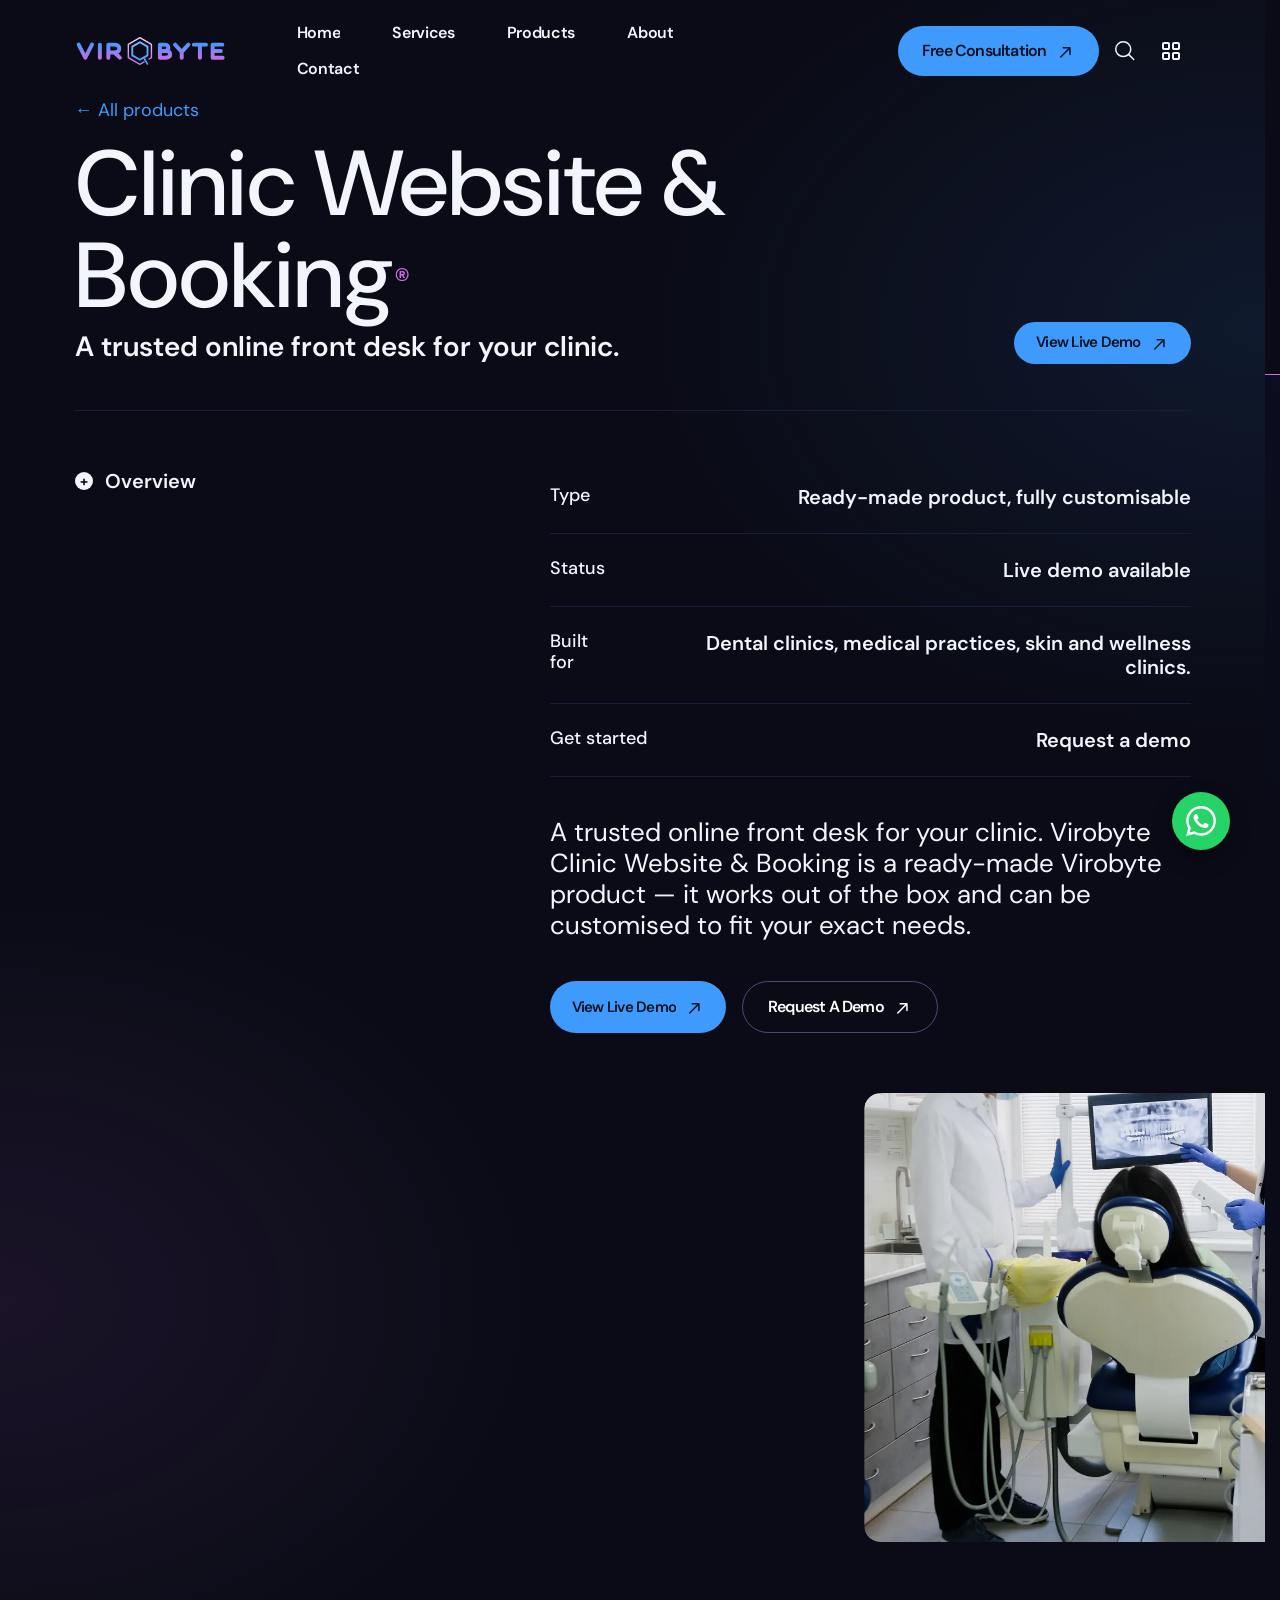
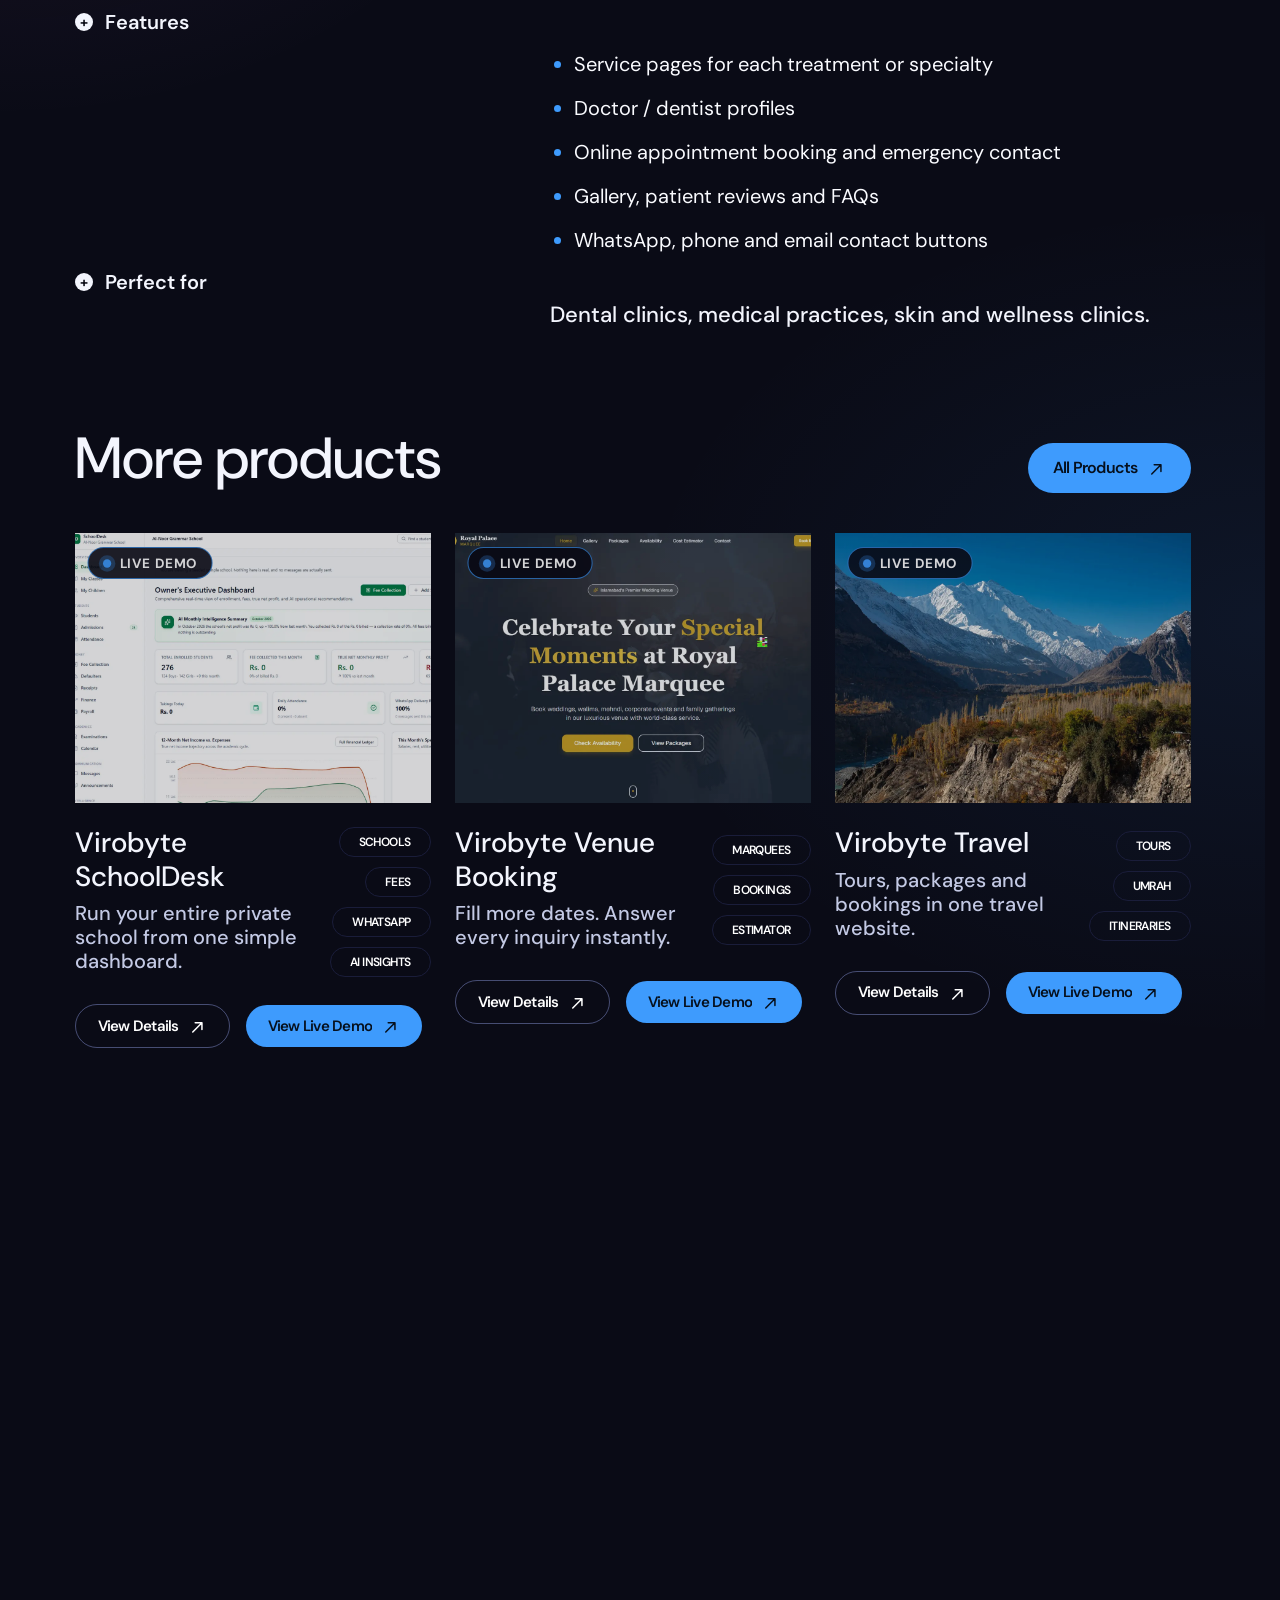
<file: product-clinic-booking.html>
<!doctype html>
<html lang="en" data-bs-theme="dark" class="vb-loading">

<head>
    <!-- prettier-ignore -->
    <meta charset="UTF-8">
    <meta name="viewport" content="width=device-width, initial-scale=1.0">
    <meta http-equiv="x-ua-compatible" content="ie=edge">
    <meta name="theme-color" content="#0f0f0f">
    <meta name="color-scheme" content="dark">
    <meta name="description" content="A trusted online front desk for your clinic. View the live demo or request one.">
    <title>Virobyte Clinic Website & Booking | Virobyte</title>
    <!-- Favicon icon-->
    <link rel="shortcut icon" type="image/x-icon" href="assets/imgs/template/logo/virobyte-mark.svg">

    <link rel="preload" href="assets/fonts/dm-sans-latin.woff2" as="font" type="font/woff2" crossorigin>
    <link rel="preload" href="assets/imgs/template/logo/virobyte-mark.svg" as="image">
    <style>
        html{scrollbar-gutter:stable}
        html.vb-loading{overflow:hidden}
        #vb-preloader{position:fixed;inset:0;z-index:2147483000;display:flex;align-items:center;justify-content:center;background:#0a0b16;transition:opacity .6s ease,visibility .6s;animation:vbfail 0s linear 20s forwards}
        #vb-preloader.vb-pl-hide{opacity:0;visibility:hidden;pointer-events:none}
        .vb-pl-inner{display:flex;flex-direction:column;align-items:center;gap:28px;width:min(280px,70vw)}
        .vb-pl-inner img{width:96px;height:auto;animation:vbpl 1.6s ease-in-out infinite}
        .vb-pl-track{width:100%;height:4px;border-radius:4px;background:rgba(160,175,255,.18);overflow:hidden}
        #vb-pl-bar{display:block;height:100%;transform-origin:left;transform:scaleX(.04);background:linear-gradient(90deg,#3e9bfd,#cb6ce6);transition:transform .35s ease}
        @keyframes vbpl{0%,100%{opacity:.7;transform:scale(.96)}50%{opacity:1;transform:scale(1.04)}}
        @keyframes vbfail{to{opacity:0;visibility:hidden;pointer-events:none}}
        @media (prefers-reduced-motion:reduce){.vb-pl-inner img{animation:none}}
    </style>
    <!-- Libs CSS -->
    <link rel="stylesheet" href="assets/css/vendors/carouselTicker.css?v=5d57fa2409">
    <link rel="stylesheet" href="assets/css/vendors/bootstrap.min.css?v=d5a3c524ac">
    <link rel="stylesheet" href="assets/css/vendors/swiper-bundle.min.css?v=3a146c9531">
    <link rel="stylesheet" href="assets/css/vendors/nice-select.css?v=737fc6f583">
    <link rel="stylesheet" href="assets/css/vendors/font-awesome-pro.css?v=0e5b5107dd">
    <link rel="stylesheet" href="assets/css/vendors/magnific-popup.css?v=c03fe8704d">
    <link rel="stylesheet" href="assets/css/vendors/odometer.css?v=8253458e03">
    <link rel="stylesheet" href="assets/css/vendors/spacing.css?v=6e963cc92d">

    <!-- Main CSS -->
    <link rel="stylesheet" href="assets/css/main.css?v=6d40596a18">
</head>

<body class="at-magic-cursor">
    <div id="vb-preloader" role="status" aria-label="Loading Virobyte">
        <div class="vb-pl-inner">
            <img decoding="async" width="100" height="112" src="assets/imgs/template/logo/virobyte-mark.svg" alt="">
            <div class="vb-pl-track"><span id="vb-pl-bar"></span></div>
        </div>
    </div>
    <!-- prettier-ignore -->

    <!--search-form-start -->
    <div class="at-search-body-overlay"></div>
    <div class="at-search-form-toggle">
        <div class="container">
            <div class="row mb-60">
                <div class="col-lg-12">
                    <div class="at-search-top d-flex justify-content-between align-items-center">
                        <div class="at-header-logo at-search-logo">
                            <a href="index.html">
                                <img width="498" height="112" decoding="async" class="vb-logo" src="assets/imgs/template/logo/virobyte-logo.svg" alt="Virobyte">
                            </a>
                        </div>
                        <button class="at-search-close">
                            <i class="fa-light fa-xmark"></i>
                        </button>
                    </div>
                </div>
            </div>
            <div class="row justify-content-center">
                <div class="col-lg-12">
                    <div class="at-search-form">
                        <form action="#">
                            <div class="at-search-form-input">
                                <input type="text" placeholder="Find what you need…" required>
                                <span class="at-search-focus-border"></span>
                                <button class="at-search-form-btn at-btn" type="submit">
                                    <span>
                                        <span class="text-1">Search</span>
                                        <span class="text-2">Search</span>
                                    </span>
                                    <i class="icon-arrow-right">
                                        <svg xmlns="http://www.w3.org/2000/svg" width="14" height="12" viewBox="0 0 14 12" fill="none">
                                            <path d="M8.33333 1L13 5.66667M13 5.66667L8.33333 10.3333M13 5.66667H1" stroke="currentColor" stroke-width="2" stroke-linecap="round" stroke-linejoin="round" />
                                        </svg>
                                        <svg xmlns="http://www.w3.org/2000/svg" width="14" height="12" viewBox="0 0 14 12" fill="none">
                                            <path d="M8.33333 1L13 5.66667M13 5.66667L8.33333 10.3333M13 5.66667H1" stroke="currentColor" stroke-width="2" stroke-linecap="round" stroke-linejoin="round" />
                                        </svg>
                                    </i>
                                </button>
                            </div>
                        </form>
                    </div>
                </div>
                <div class="col-12">
                    <div class="at-categories">
                        <h3 class="at-categories-title">Popular searches</h3>
                        <ul class="at-categories-list">
                            <li><a href="#" class="at-categories-item">Web Development</a></li>
                            <li><a href="#" class="at-categories-item">Mobile Apps</a></li>
                            <li><a href="#" class="at-categories-item">AI Solutions</a></li>
                            <li><a href="#" class="at-categories-item">WhatsApp Automation</a></li>
                            <li><a href="#" class="at-categories-item">Business Automation</a></li>
                            <li><a href="#" class="at-categories-item">ERP & CRM</a></li>
                            <li><a href="#" class="at-categories-item">UI / UX Design</a></li>
                            <li><a href="#" class="at-categories-item">School Manager</a></li>
                            <li><a href="#" class="at-categories-item">POS & Inventory</a></li>
                            <li><a href="#" class="at-categories-item">Data Analytics</a></li>
                            <li><a href="#" class="at-categories-item">Maintenance & Support</a></li>
                            <li><a href="#" class="at-categories-item">Free Consultation</a></li>
                        </ul>
                    </div>
                </div>
            </div>
        </div>
    </div>
    <!-- search-form-end -->
    <header>

        <!-- header 2 area start -->
        <div class="at-header-area at-header-spacing header-transparent">
            <div class="container">
                <div class="row align-items-center">
                    <div class="col-xl-2 col-6">
                        <div class="at-header-logo">
                            <a href="index.html">
                                <img width="498" height="112" decoding="async" class="vb-logo" src="assets/imgs/template/logo/virobyte-logo.svg" alt="Virobyte">
                            </a>
                        </div>
                    </div>
                    <div class="col-xl-6 mx-auto d-none d-xl-flex justify-content-center">
                        <div class="at-main-menu d-inline-flex justify-content-center">
                            <nav class="at-mobile-menu-active">
                                <ul>
                                    <li><a href="index.html">Home</a></li>
                                    <li><a href="index.html#services">Services</a></li>
                                    <li><a href="products.html">Products</a></li>
                                    <li><a href="about.html">About</a></li>
                                    <li><a href="contact.html">Contact</a></li>
                                </ul>
                            </nav>
                        </div>
                    </div>
                    <div class="col-xl-4 col-6">
                        <div class="at-header-right gap-3 d-flex justify-content-end align-items-center">
                            <a class="at-btn px-4 d-none d-xl-inline-flex" href="contact.html">
                                <span>
                                    <span class="text-1 text-capitalize">Free Consultation</span>
                                    <span class="text-2 text-capitalize">Free Consultation</span>
                                </span>
                                <i>
                                    <svg width="11" height="11" viewBox="0 0 11 11" fill="none" xmlns="http://www.w3.org/2000/svg">
                                                <path d="M0.21967 9.40717C-0.0732232 9.70006 -0.0732232 10.1749 0.21967 10.4678C0.512563 10.7607 0.987437 10.7607 1.28033 10.4678L0.21967 9.40717ZM10.6875 0.75C10.6875 0.335786 10.3517 2.97145e-09 9.9375 1.50485e-07L3.1875 -2.70983e-07C2.77329 -2.70983e-07 2.4375 0.335786 2.4375 0.75C2.4375 1.16421 2.77329 1.5 3.1875 1.5H9.1875V7.5C9.1875 7.91421 9.52329 8.25 9.9375 8.25C10.3517 8.25 10.6875 7.91421 10.6875 7.5L10.6875 0.75ZM0.75 9.9375L1.28033 10.4678L10.4678 1.28033L9.9375 0.75L9.40717 0.21967L0.21967 9.40717L0.75 9.9375Z" fill="currentColor" />
                                            </svg>
                                    <svg width="11" height="11" viewBox="0 0 11 11" fill="none" xmlns="http://www.w3.org/2000/svg">
                                                <path d="M0.21967 9.40717C-0.0732232 9.70006 -0.0732232 10.1749 0.21967 10.4678C0.512563 10.7607 0.987437 10.7607 1.28033 10.4678L0.21967 9.40717ZM10.6875 0.75C10.6875 0.335786 10.3517 2.97145e-09 9.9375 1.50485e-07L3.1875 -2.70983e-07C2.77329 -2.70983e-07 2.4375 0.335786 2.4375 0.75C2.4375 1.16421 2.77329 1.5 3.1875 1.5H9.1875V7.5C9.1875 7.91421 9.52329 8.25 9.9375 8.25C10.3517 8.25 10.6875 7.91421 10.6875 7.5L10.6875 0.75ZM0.75 9.9375L1.28033 10.4678L10.4678 1.28033L9.9375 0.75L9.40717 0.21967L0.21967 9.40717L0.75 9.9375Z" fill="currentColor" />
                                            </svg>
                                </i>
                            </a>
                            <button class="at-header-search-btn at-search-click">
                                <svg width="20" height="20" viewBox="0 0 20 20" fill="none" xmlns="http://www.w3.org/2000/svg">
                                    <path d="M18.7508 18.5233L13.5538 13.392M13.5538 13.392C14.9604 12.0032 15.7506 10.1196 15.7506 8.15551C15.7506 6.19144 14.9604 4.30782 13.5538 2.91902C12.1472 1.53022 10.2395 0.75 8.25028 0.75C6.26108 0.75 4.35336 1.53022 2.94678 2.91902C1.54021 4.30782 0.75 6.19144 0.75 8.15551C0.75 10.1196 1.54021 12.0032 2.94678 13.392C4.35336 14.7808 6.26108 15.561 8.25028 15.561C10.2395 15.561 12.1472 14.7808 13.5538 13.392Z" stroke="currentColor" stroke-width="1.5" stroke-linecap="round" stroke-linejoin="round" />
                                </svg>
                            </button>
                            <button class="at-menu-bar at-header-sidebar-btn">
                                <svg xmlns="http://www.w3.org/2000/svg" width="18" height="18" viewBox="0 0 18 18" fill="none">
                                    <path d="M1 2C1 1.73478 1.10536 1.48043 1.29289 1.29289C1.48043 1.10536 1.73478 1 2 1H6C6.26522 1 6.51957 1.10536 6.70711 1.29289C6.89464 1.48043 7 1.73478 7 2V6C7 6.26522 6.89464 6.51957 6.70711 6.70711C6.51957 6.89464 6.26522 7 6 7H2C1.73478 7 1.48043 6.89464 1.29289 6.70711C1.10536 6.51957 1 6.26522 1 6V2ZM11 2C11 1.73478 11.1054 1.48043 11.2929 1.29289C11.4804 1.10536 11.7348 1 12 1H16C16.2652 1 16.5196 1.10536 16.7071 1.29289C16.8946 1.48043 17 1.73478 17 2V6C17 6.26522 16.8946 6.51957 16.7071 6.70711C16.5196 6.89464 16.2652 7 16 7H12C11.7348 7 11.4804 6.89464 11.2929 6.70711C11.1054 6.51957 11 6.26522 11 6V2ZM1 12C1 11.7348 1.10536 11.4804 1.29289 11.2929C1.48043 11.1054 1.73478 11 2 11H6C6.26522 11 6.51957 11.1054 6.70711 11.2929C6.89464 11.4804 7 11.7348 7 12V16C7 16.2652 6.89464 16.5196 6.70711 16.7071C6.51957 16.8946 6.26522 17 6 17H2C1.73478 17 1.48043 16.8946 1.29289 16.7071C1.10536 16.5196 1 16.2652 1 16V12ZM11 12C11 11.7348 11.1054 11.4804 11.2929 11.2929C11.4804 11.1054 11.7348 11 12 11H16C16.2652 11 16.5196 11.1054 16.7071 11.2929C16.8946 11.4804 17 11.7348 17 12V16C17 16.2652 16.8946 16.5196 16.7071 16.7071C16.5196 16.8946 16.2652 17 16 17H12C11.7348 17 11.4804 16.8946 11.2929 16.7071C11.1054 16.5196 11 16.2652 11 16V12Z" stroke="currentColor" stroke-width="2" stroke-linecap="round" stroke-linejoin="round" />
                                </svg>
                            </button>
                        </div>
                    </div>
                </div>
            </div>
        </div>
        <!-- header area end -->

        <!-- sticky-menu-area -->
        <button id="header-sticky" class="at-menu-bar hamburger-sticky-menu" aria-label="Open menu">
            <span>MENU</span>
            <span class="icon">

                <svg xmlns="http://www.w3.org/2000/svg" width="24" height="24" viewBox="0 0 24 24" fill="none">
                    <path d="M4 5C4 4.73478 4.10536 4.48043 4.29289 4.29289C4.48043 4.10536 4.73478 4 5 4H9C9.26522 4 9.51957 4.10536 9.70711 4.29289C9.89464 4.48043 10 4.73478 10 5V9C10 9.26522 9.89464 9.51957 9.70711 9.70711C9.51957 9.89464 9.26522 10 9 10H5C4.73478 10 4.48043 9.89464 4.29289 9.70711C4.10536 9.51957 4 9.26522 4 9V5ZM14 5C14 4.73478 14.1054 4.48043 14.2929 4.29289C14.4804 4.10536 14.7348 4 15 4H19C19.2652 4 19.5196 4.10536 19.7071 4.29289C19.8946 4.48043 20 4.73478 20 5V9C20 9.26522 19.8946 9.51957 19.7071 9.70711C19.5196 9.89464 19.2652 10 19 10H15C14.7348 10 14.4804 9.89464 14.2929 9.70711C14.1054 9.51957 14 9.26522 14 9V5ZM4 15C4 14.7348 4.10536 14.4804 4.29289 14.2929C4.48043 14.1054 4.73478 14 5 14H9C9.26522 14 9.51957 14.1054 9.70711 14.2929C9.89464 14.4804 10 14.7348 10 15V19C10 19.2652 9.89464 19.5196 9.70711 19.7071C9.51957 19.8946 9.26522 20 9 20H5C4.73478 20 4.48043 19.8946 4.29289 19.7071C4.10536 19.5196 4 19.2652 4 19V15ZM14 15C14 14.7348 14.1054 14.4804 14.2929 14.2929C14.4804 14.1054 14.7348 14 15 14H19C19.2652 14 19.5196 14.1054 19.7071 14.2929C19.8946 14.4804 20 14.7348 20 15V19C20 19.2652 19.8946 19.5196 19.7071 19.7071C19.5196 19.8946 19.2652 20 19 20H15C14.7348 20 14.4804 19.8946 14.2929 19.7071C14.1054 19.5196 14 19.2652 14 19V15Z" stroke="currentColor" stroke-width="2" stroke-linecap="round" stroke-linejoin="round" />
                </svg>
            </span>
        </button>
        <!-- sticky-menu-end -->

    </header>
    <!-- at-offcanvus-area-start -->
    <div class="at-offcanvas-area">
        <div class="at-offcanvas">
            <div class="at-offcanvas-top d-flex align-items-center justify-content-between">
                <div class="at-offcanvas-logo">
                    <a href="index.html">
                        <img width="498" height="112" decoding="async" class="vb-logo" src="assets/imgs/template/logo/virobyte-logo.svg" alt="Virobyte">
                    </a>
                </div>
                <div class="at-offcanvas-close-btn">
                    <button class="close-btn">
                        <svg width="37" height="38" viewBox="0 0 37 38" fill="none" xmlns="http://www.w3.org/2000/svg">
                            <path d="M9.19141 9.80762L27.5762 28.1924" stroke="currentColor" stroke-width="1.5" stroke-linecap="round" stroke-linejoin="round" />
                            <path d="M9.19141 28.1924L27.5762 9.80761" stroke="currentColor" stroke-width="1.5" stroke-linecap="round" stroke-linejoin="round" />
                        </svg>
                    </button>
                </div>
            </div>
            <div class="at-offcanvas-content d-none d-xl-block">
                <h3 class="at-offcanvas-title">Hello!</h3>
                <p class="fz-font-lg">Smart software. Real results. We build web apps, mobile apps, WhatsApp automation and AI agents that help your business grow.</p>
            </div>
            <div class="at-offcanvas-menu pb-50">
                <nav></nav>
            </div>
            <div class="at-offcanvas-gallery d-none d-xl-block">
                <div class="sec-2-home-5__avatars-row d-flex gap-2">
                    <div class="sec-2-home-5__avatar-sm at-offcanvas-gallery-img">
                        <img width="300" height="300" decoding="async" class="img-cover" src="assets/imgs/vb/why-1.webp" alt="Virobyte">
                    </div>
                    <div class="sec-2-home-5__avatar-sm at-offcanvas-gallery-img">
                        <img width="300" height="300" decoding="async" class="img-cover" src="assets/imgs/vb/why-2.webp" alt="Virobyte">
                    </div>
                    <div class="sec-2-home-5__avatar-sm at-offcanvas-gallery-img">
                        <img width="300" height="300" decoding="async" class="img-cover" src="assets/imgs/vb/why-3.webp" alt="Virobyte">
                    </div>
                    <div class="sec-2-home-5__avatar-sm at-offcanvas-gallery-img">
                        <img width="300" height="300" decoding="async" class="img-cover" src="assets/imgs/vb/why-4.webp" alt="Virobyte">
                    </div>
                    <div class="sec-2-home-5__avatar-sm at-offcanvas-gallery-img">
                        <img width="300" height="300" decoding="async" class="img-cover" src="assets/imgs/vb/why-5.webp" alt="Virobyte">
                    </div>
                </div>
            </div>
            <div class="at-offcanvas-contact">
                <h4 class="h5 at-offcanvas-title sm">Get in touch</h4>
                <ul>
                    
                    <li><a class="fz-font-lg" href="mailto:virobyte.ai@gmail.com">virobyte.ai@gmail.com</a></li>
                    <li>
                        <a class="fz-font-lg" href="#">
                            Islamabad, Pakistan
                        </a>
                    </li>
                </ul>
            </div>
            <div class="at-offcanvas-social">
                <h3 class="at-offcanvas-title sm">Follow Us</h3>
                <ul class="at-offcanvas-social__grid">
                    <li>
                        <a href="#" class="at-offcanvas-social__link" aria-label="GitHub">
                            <svg xmlns="http://www.w3.org/2000/svg" width="18" height="18" viewBox="0 0 24 24" fill="none" aria-hidden="true">
                                <path d="M12 .297c-6.63 0-12 5.373-12 12 0 5.303 3.438 9.8 8.205 11.385.6.113.82-.258.82-.577 0-.285-.01-1.04-.015-2.04-3.338.724-4.042-1.61-4.042-1.61C4.422 18.07 3.633 17.7 3.633 17.7c-1.087-.744.084-.729.084-.729 1.205.084 1.838 1.236 1.838 1.236 1.07 1.835 2.809 1.305 3.495.998.108-.776.417-1.305.76-1.605-2.665-.3-5.466-1.332-5.466-5.93 0-1.31.465-2.38 1.235-3.22-.135-.303-.54-1.523.105-3.176 0 0 1.005-.322 3.3 1.23.96-.267 1.98-.399 3-.405 1.02.006 2.04.138 3 .405 2.28-1.552 3.285-1.23 3.285-1.23.645 1.653.24 2.873.12 3.176.765.84 1.23 1.91 1.23 3.22 0 4.61-2.805 5.625-5.475 5.92.42.36.81 1.096.81 2.22 0 1.606-.015 2.896-.015 3.286 0 .315.21.69.825.57C20.565 22.092 24 17.592 24 12.297c0-6.627-5.373-12-12-12" fill="currentColor" />
                            </svg>
                            <span>GitHub</span>
                        </a>
                    </li>
                    <li>
                        <a href="https://www.facebook.com/share/1DpUVNxbm4/?mibextid=wwXIfr" target="_blank" rel="noopener noreferrer" class="at-offcanvas-social__link" aria-label="Facebook">
                            <svg xmlns="http://www.w3.org/2000/svg" width="18" height="18" viewBox="0 0 18 18" fill="none" aria-hidden="true">
                                <path d="M12.4024 18V11.0344H14.7347L15.0838 8.3265H12.4024V6.59765C12.4024 5.81364 12.62 5.27934 13.7443 5.27934L15.1783 5.27867V2.85676C14.9302 2.82382 14.0791 2.75006 13.0888 2.75006C11.0213 2.75006 9.606 4.01198 9.606 6.32952V8.3265H7.2677V11.0344H9.606V18H1C0.44772 18 0 17.5523 0 17V1C0 0.44772 0.44772 0 1 0H17C17.5523 0 18 0.44772 18 1V17C18 17.5523 17.5523 18 17 18H12.4024Z" fill="currentColor" />
                            </svg>
                            <span>Facebook</span>
                        </a>
                    </li>
                    <li>
                        <a href="https://www.linkedin.com/company/virobyte/" target="_blank" rel="noopener noreferrer" class="at-offcanvas-social__link" aria-label="LinkedIn">
                            <svg xmlns="http://www.w3.org/2000/svg" width="18" height="18" viewBox="0 0 18 18" fill="none" aria-hidden="true">
                                <path d="M15.3352 15.339H12.6697V11.1622C12.6697 10.1662 12.6495 8.8845 11.2807 8.8845C9.89102 8.8845 9.67872 9.9683 9.67872 11.0887V15.339H7.01322V6.75H9.57372V7.9207H9.60822C9.96602 7.2457 10.836 6.53325 12.1357 6.53325C14.8365 6.53325 15.336 8.3108 15.336 10.6245L15.3352 15.339ZM4.00275 5.57475C3.14475 5.57475 2.4555 4.88025 2.4555 4.026C2.4555 3.1725 3.1455 2.47875 4.00275 2.47875C4.85775 2.47875 5.55075 3.1725 5.55075 4.026C5.55075 4.88025 4.857 5.57475 4.00275 5.57475ZM5.33925 15.339H2.66625V6.75H5.33925V15.339ZM16.6687 0H1.32825C0.594 0 0 0.5805 0 1.29675V16.7033C0 17.4202 0.594 18 1.32825 18H16.6665C17.4 18 18 17.4202 18 16.7033V1.29675C18 0.5805 17.4 0 16.6665 0H16.6687Z" fill="currentColor" />
                            </svg>
                            <span>Linkedin</span>
                        </a>
                    </li>
                    <li>
                        <a href="https://www.instagram.com/viro.byte/" target="_blank" rel="noopener noreferrer" class="at-offcanvas-social__link" aria-label="Instagram">
                            <svg xmlns="http://www.w3.org/2000/svg" width="18" height="18" viewBox="0 0 18 18" fill="none" aria-hidden="true">
                                <path d="M9.92475 0C10.9376 0.00167406 11.4509 0.00703828 11.8945 0.0202418L12.0692 0.025948C12.2709 0.0331213 12.47 0.0421215 12.7101 0.0533719C13.6678 0.0976265 14.3211 0.249129 14.8949 0.471887C15.4881 0.700648 15.9892 1.00966 16.4894 1.50993C16.9889 2.0102 17.298 2.51271 17.5275 3.10448C17.7494 3.67751 17.901 4.33153 17.946 5.28931C17.9567 5.52933 17.9653 5.72841 17.9725 5.93024L17.9781 6.10492C17.9913 6.5484 17.9973 7.06177 17.9992 8.07471L17.9999 8.74577C18 8.82777 18 8.91237 18 8.99967L17.9999 9.25357L17.9994 9.92472C17.9977 10.9376 17.9923 11.451 17.9791 11.8944L17.9734 12.0691C17.9662 12.271 17.9572 12.4701 17.946 12.7101C17.9017 13.6679 17.7494 14.3211 17.5275 14.8949C17.2987 15.4882 16.9889 15.9892 16.4894 16.4895C15.9892 16.989 15.4859 17.298 14.8949 17.5275C14.3211 17.7495 13.6678 17.901 12.7101 17.946C12.47 17.9567 12.2709 17.9654 12.0692 17.9725L11.8945 17.9781C11.4509 17.9914 10.9376 17.9973 9.92475 17.9993L9.25359 18C9.1716 18 9.087 18 8.99969 18H8.7458L8.07464 17.9994C7.06175 17.9977 6.54839 17.9924 6.1049 17.9791L5.93022 17.9734C5.72839 17.9662 5.5293 17.9572 5.2893 17.946C4.33151 17.9018 3.67899 17.7495 3.10448 17.5275C2.51195 17.2988 2.01018 16.989 1.50992 16.4895C1.00965 15.9892 0.701394 15.4859 0.471886 14.8949C0.249129 14.3211 0.0983735 13.6679 0.053372 12.7101C0.0426796 12.4701 0.0339582 12.271 0.026893 12.0691L0.0212318 11.8944C0.00806435 11.451 0.00206123 10.9376 0.000117163 9.92472L0 8.07471C0.00167406 7.06177 0.00702925 6.5484 0.0202327 6.10492L0.0259479 5.93024C0.0331212 5.72841 0.0421216 5.52933 0.053372 5.28931C0.0976175 4.33078 0.249129 3.67825 0.471886 3.10448C0.700638 2.51196 1.00965 2.0102 1.50992 1.50993C2.01018 1.00966 2.51271 0.701396 3.10448 0.471887C3.67825 0.249129 4.33077 0.0983735 5.2893 0.0533719C5.5293 0.0426885 5.72839 0.0339673 5.93022 0.026902L6.1049 0.0212407C6.54839 0.00806417 7.06175 0.00206102 8.07464 0.000116949L9.92475 0ZM8.99969 4.49953C6.51298 4.49953 4.49952 6.51518 4.49952 8.99967C4.49952 11.4864 6.51517 13.4998 8.99969 13.4998C11.4864 13.4998 13.4998 11.4842 13.4998 8.99967C13.4998 6.513 11.4841 4.49953 8.99969 4.49953ZM8.99969 6.2996C10.491 6.2996 11.6998 7.50805 11.6998 8.99967C11.6998 10.4909 10.4913 11.6998 8.99969 11.6998C7.50843 11.6998 6.29958 10.4914 6.29958 8.99967C6.29958 7.50841 7.50798 6.2996 8.99969 6.2996ZM13.7249 3.14949C13.1045 3.14949 12.5998 3.65342 12.5998 4.27376C12.5998 4.89411 13.1037 5.39882 13.7249 5.39882C14.3452 5.39882 14.8499 4.89489 14.8499 4.27376C14.8499 3.65342 14.3443 3.14871 13.7249 3.14949Z" fill="currentColor" />
                            </svg>
                            <span>Instagram</span>
                        </a>
                    </li>
                </ul>
            </div>
        </div>
    </div>
    <div class="body-overlay"></div>
    <!-- at-offcanvus-area-end -->

    
    <div class="px-blur-bottom"></div>
    <!-- Begin magic cursor -->
    <div id="magic-cursor" class="cursor-black-bg">
        <div id="ball"></div>
    </div>
    <!-- End magic cursor -->
    <div id="smooth-wrapper">
        <div id="smooth-content" class="z-index-3">
            <main class="bg-neutral-0">
                <!-- product details -->
                <div class="sec-1-portfolio-details-1 overflow-hidden pt-150 pb-100">
                    <div class="container">
                        <div class="row g-3 align-items-end">
                            <div class="col-md-9">
                                <a href="products.html" class="fz-font-md vb-back">← All products</a>
                                <h1 class="vb-product-title fw-500 mb-2 mt-3">Clinic Website &amp; Booking<sup class="fw-400">®</sup></h1>
                                <h2 class="h5 fw-600 mb-0">A trusted online front desk for your clinic.</h2>
                            </div>
                            <div class="col-md-3 ms-auto text-md-end">
                                <a class="at-btn vb-demo-btn " href="https://yourdental.vercel.app/" target="_blank" rel="noopener noreferrer"><span><span class="text-1 text-capitalize">View Live Demo</span><span class="text-2 text-capitalize">View Live Demo</span></span><i><svg width="11" height="11" viewBox="0 0 11 11" fill="none" xmlns="http://www.w3.org/2000/svg"><path d="M0.21967 9.40717C-0.0732232 9.70006 -0.0732232 10.1749 0.21967 10.4678C0.512563 10.7607 0.987437 10.7607 1.28033 10.4678L0.21967 9.40717ZM10.6875 0.75C10.6875 0.335786 10.3517 2.97145e-09 9.9375 1.50485e-07L3.1875 -2.70983e-07C2.77329 -2.70983e-07 2.4375 0.335786 2.4375 0.75C2.4375 1.16421 2.77329 1.5 3.1875 1.5H9.1875V7.5C9.1875 7.91421 9.52329 8.25 9.9375 8.25C10.3517 8.25 10.6875 7.91421 10.6875 7.5L10.6875 0.75ZM0.75 9.9375L1.28033 10.4678L10.4678 1.28033L9.9375 0.75L9.40717 0.21967L0.21967 9.40717L0.75 9.9375Z" fill="currentColor" /></svg><svg width="11" height="11" viewBox="0 0 11 11" fill="none" xmlns="http://www.w3.org/2000/svg"><path d="M0.21967 9.40717C-0.0732232 9.70006 -0.0732232 10.1749 0.21967 10.4678C0.512563 10.7607 0.987437 10.7607 1.28033 10.4678L0.21967 9.40717ZM10.6875 0.75C10.6875 0.335786 10.3517 2.97145e-09 9.9375 1.50485e-07L3.1875 -2.70983e-07C2.77329 -2.70983e-07 2.4375 0.335786 2.4375 0.75C2.4375 1.16421 2.77329 1.5 3.1875 1.5H9.1875V7.5C9.1875 7.91421 9.52329 8.25 9.9375 8.25C10.3517 8.25 10.6875 7.91421 10.6875 7.5L10.6875 0.75ZM0.75 9.9375L1.28033 10.4678L10.4678 1.28033L9.9375 0.75L9.40717 0.21967L0.21967 9.40717L0.75 9.9375Z" fill="currentColor" /></svg></i></a>
                            </div>
                            <div class="col-12">
                                <div class="border-bottom-100 pb-30"></div>
                            </div>
                        </div>
                        <div class="row mt-50">
                            <div class="col-lg-5">
                                <div class="sec-2-home-5__card sec-2-home-5__card--list d-flex align-items-center">
                                    <ul class="sec-2-home-5__list list-unstyled mb-0">
                                        <li class="sec-2-home-5__list-item">
                                            <h3 class="h6 mb-0 fw-600">Overview</h3>
                                        </li>
                                    </ul>
                                </div>
                            </div>
                            <div class="col-lg-7">
                                <div class="d-flex justify-content-between gap-4 border-bottom-100 py-4">
                                    <p class="fz-font-md neutral-900 mb-0">Type</p>
                                    <p class="fz-font-lg fw-600 mb-0 neutral-900 text-end">Ready-made product, fully customisable</p>
                                </div>
                                <div class="d-flex justify-content-between gap-4 border-bottom-100 py-4">
                                    <p class="fz-font-md neutral-900 mb-0">Status</p>
                                    <p class="fz-font-lg fw-600 mb-0 neutral-900 text-end">Live demo available</p>
                                </div>
                                <div class="d-flex justify-content-between gap-4 border-bottom-100 py-4">
                                    <p class="fz-font-md neutral-900 mb-0">Built for</p>
                                    <p class="fz-font-lg fw-600 mb-0 neutral-900 text-end">Dental clinics, medical practices, skin and wellness clinics.</p>
                                </div>
                                <div class="d-flex justify-content-between gap-4 border-bottom-100 py-4">
                                    <p class="fz-font-md neutral-900 mb-0">Get started</p>
                                    <p class="fz-font-lg fw-600 mb-0 neutral-900 text-end"><a href="contact.html?topic=Product%3A%20Clinic%20Website%20%26%20Booking" class="common-underline">Request a demo</a></p>
                                </div>
                                <p class="fz-font-2xl fw-400 neutral-900 mt-40">A trusted online front desk for your clinic. Virobyte Clinic Website &amp; Booking is a ready-made Virobyte product — it works out of the box and can be customised to fit your exact needs.</p>
                                <div class="d-flex flex-wrap gap-3 mt-40"><a class="at-btn vb-demo-btn " href="https://yourdental.vercel.app/" target="_blank" rel="noopener noreferrer"><span><span class="text-1 text-capitalize">View Live Demo</span><span class="text-2 text-capitalize">View Live Demo</span></span><i><svg width="11" height="11" viewBox="0 0 11 11" fill="none" xmlns="http://www.w3.org/2000/svg"><path d="M0.21967 9.40717C-0.0732232 9.70006 -0.0732232 10.1749 0.21967 10.4678C0.512563 10.7607 0.987437 10.7607 1.28033 10.4678L0.21967 9.40717ZM10.6875 0.75C10.6875 0.335786 10.3517 2.97145e-09 9.9375 1.50485e-07L3.1875 -2.70983e-07C2.77329 -2.70983e-07 2.4375 0.335786 2.4375 0.75C2.4375 1.16421 2.77329 1.5 3.1875 1.5H9.1875V7.5C9.1875 7.91421 9.52329 8.25 9.9375 8.25C10.3517 8.25 10.6875 7.91421 10.6875 7.5L10.6875 0.75ZM0.75 9.9375L1.28033 10.4678L10.4678 1.28033L9.9375 0.75L9.40717 0.21967L0.21967 9.40717L0.75 9.9375Z" fill="currentColor" /></svg><svg width="11" height="11" viewBox="0 0 11 11" fill="none" xmlns="http://www.w3.org/2000/svg"><path d="M0.21967 9.40717C-0.0732232 9.70006 -0.0732232 10.1749 0.21967 10.4678C0.512563 10.7607 0.987437 10.7607 1.28033 10.4678L0.21967 9.40717ZM10.6875 0.75C10.6875 0.335786 10.3517 2.97145e-09 9.9375 1.50485e-07L3.1875 -2.70983e-07C2.77329 -2.70983e-07 2.4375 0.335786 2.4375 0.75C2.4375 1.16421 2.77329 1.5 3.1875 1.5H9.1875V7.5C9.1875 7.91421 9.52329 8.25 9.9375 8.25C10.3517 8.25 10.6875 7.91421 10.6875 7.5L10.6875 0.75ZM0.75 9.9375L1.28033 10.4678L10.4678 1.28033L9.9375 0.75L9.40717 0.21967L0.21967 9.40717L0.75 9.9375Z" fill="currentColor" /></svg></i></a> <a class="at-btn vb-details-btn" href="contact.html?topic=Product%3A%20Clinic%20Website%20%26%20Booking"><span><span class="text-1 text-capitalize">Request a Demo</span><span class="text-2 text-capitalize">Request a Demo</span></span><i><svg width="11" height="11" viewBox="0 0 11 11" fill="none" xmlns="http://www.w3.org/2000/svg"><path d="M0.21967 9.40717C-0.0732232 9.70006 -0.0732232 10.1749 0.21967 10.4678C0.512563 10.7607 0.987437 10.7607 1.28033 10.4678L0.21967 9.40717ZM10.6875 0.75C10.6875 0.335786 10.3517 2.97145e-09 9.9375 1.50485e-07L3.1875 -2.70983e-07C2.77329 -2.70983e-07 2.4375 0.335786 2.4375 0.75C2.4375 1.16421 2.77329 1.5 3.1875 1.5H9.1875V7.5C9.1875 7.91421 9.52329 8.25 9.9375 8.25C10.3517 8.25 10.6875 7.91421 10.6875 7.5L10.6875 0.75ZM0.75 9.9375L1.28033 10.4678L10.4678 1.28033L9.9375 0.75L9.40717 0.21967L0.21967 9.40717L0.75 9.9375Z" fill="currentColor" /></svg><svg width="11" height="11" viewBox="0 0 11 11" fill="none" xmlns="http://www.w3.org/2000/svg"><path d="M0.21967 9.40717C-0.0732232 9.70006 -0.0732232 10.1749 0.21967 10.4678C0.512563 10.7607 0.987437 10.7607 1.28033 10.4678L0.21967 9.40717ZM10.6875 0.75C10.6875 0.335786 10.3517 2.97145e-09 9.9375 1.50485e-07L3.1875 -2.70983e-07C2.77329 -2.70983e-07 2.4375 0.335786 2.4375 0.75C2.4375 1.16421 2.77329 1.5 3.1875 1.5H9.1875V7.5C9.1875 7.91421 9.52329 8.25 9.9375 8.25C10.3517 8.25 10.6875 7.91421 10.6875 7.5L10.6875 0.75ZM0.75 9.9375L1.28033 10.4678L10.4678 1.28033L9.9375 0.75L9.40717 0.21967L0.21967 9.40717L0.75 9.9375Z" fill="currentColor" /></svg></i></a></div>
                            </div>
                        </div>
                    </div>
                    <div class="swiper about-me-slider-active pt-60 mb-60 at-item-anime-area">
                        <div class="swiper-wrapper"><div class="swiper-slide">
                                <div class="about-me-slider-thumb at-item-anime marque">
                                    <img width="1100" height="800" decoding="async" class="w-100 rounded-4" src="assets/imgs/vb/pr-clinic-booking-1.webp" alt="Virobyte Clinic Website &amp; Booking — image 1">
                                </div>
                            </div><div class="swiper-slide">
                                <div class="about-me-slider-thumb at-item-anime marque">
                                    <img width="1100" height="800" decoding="async" class="w-100 rounded-4" src="assets/imgs/vb/pr-clinic-booking-2.webp" alt="Virobyte Clinic Website &amp; Booking — image 2">
                                </div>
                            </div><div class="swiper-slide">
                                <div class="about-me-slider-thumb at-item-anime marque">
                                    <img width="1100" height="800" decoding="async" class="w-100 rounded-4" src="assets/imgs/vb/pr-clinic-booking-3.webp" alt="Virobyte Clinic Website &amp; Booking — image 3">
                                </div>
                            </div><div class="swiper-slide">
                                <div class="about-me-slider-thumb at-item-anime marque">
                                    <img width="1100" height="800" decoding="async" class="w-100 rounded-4" src="assets/imgs/vb/pr-clinic-booking-4.webp" alt="Virobyte Clinic Website &amp; Booking — image 4">
                                </div>
                            </div></div>
                    </div>
                    <div class="container">
                        <div class="row">
                            <div class="col-lg-5">
                                <div class="sec-2-home-5__card sec-2-home-5__card--list d-flex align-items-center">
                                    <ul class="sec-2-home-5__list list-unstyled mb-0">
                                        <li class="sec-2-home-5__list-item">
                                            <h4 class="h6 mb-0 fw-600">Features</h4>
                                        </li>
                                    </ul>
                                </div>
                            </div>
                            <div class="col-lg-7">
                                <ul class="ps-4 mt-40 vb-feature-list"><li class="neutral-950">Service pages for each treatment or specialty</li><li class="neutral-950">Doctor / dentist profiles</li><li class="neutral-950">Online appointment booking and emergency contact</li><li class="neutral-950">Gallery, patient reviews and FAQs</li><li class="neutral-950">WhatsApp, phone and email contact buttons</li></ul>
                            </div>
                        </div>
                    </div>
                    <div class="container">
                        <div class="row">
                            <div class="col-lg-5">
                                <div class="sec-2-home-5__card sec-2-home-5__card--list d-flex align-items-center">
                                    <ul class="sec-2-home-5__list list-unstyled mb-0">
                                        <li class="sec-2-home-5__list-item">
                                            <h4 class="h6 mb-0 fw-600">Perfect for</h4>
                                        </li>
                                    </ul>
                                </div>
                            </div>
                            <div class="col-lg-7">
                                <p class="fz-font-xl neutral-900 mt-40">Dental clinics, medical practices, skin and wellness clinics.</p>
                            </div>
                        </div>
                    </div>
                    <div class="container pt-120">
                        <div class="row g-4 align-items-end mb-40">
                            <div class="col-md-8">
                                <h2 class="h1 fw-500 mb-0">More products</h2>
                            </div>
                            <div class="col-md-4 text-md-end">
                                <a class="at-btn " href="products.html"><span><span class="text-1 text-capitalize">All products</span><span class="text-2 text-capitalize">All products</span></span><i><svg width="11" height="11" viewBox="0 0 11 11" fill="none" xmlns="http://www.w3.org/2000/svg"><path d="M0.21967 9.40717C-0.0732232 9.70006 -0.0732232 10.1749 0.21967 10.4678C0.512563 10.7607 0.987437 10.7607 1.28033 10.4678L0.21967 9.40717ZM10.6875 0.75C10.6875 0.335786 10.3517 2.97145e-09 9.9375 1.50485e-07L3.1875 -2.70983e-07C2.77329 -2.70983e-07 2.4375 0.335786 2.4375 0.75C2.4375 1.16421 2.77329 1.5 3.1875 1.5H9.1875V7.5C9.1875 7.91421 9.52329 8.25 9.9375 8.25C10.3517 8.25 10.6875 7.91421 10.6875 7.5L10.6875 0.75ZM0.75 9.9375L1.28033 10.4678L10.4678 1.28033L9.9375 0.75L9.40717 0.21967L0.21967 9.40717L0.75 9.9375Z" fill="currentColor" /></svg><svg width="11" height="11" viewBox="0 0 11 11" fill="none" xmlns="http://www.w3.org/2000/svg"><path d="M0.21967 9.40717C-0.0732232 9.70006 -0.0732232 10.1749 0.21967 10.4678C0.512563 10.7607 0.987437 10.7607 1.28033 10.4678L0.21967 9.40717ZM10.6875 0.75C10.6875 0.335786 10.3517 2.97145e-09 9.9375 1.50485e-07L3.1875 -2.70983e-07C2.77329 -2.70983e-07 2.4375 0.335786 2.4375 0.75C2.4375 1.16421 2.77329 1.5 3.1875 1.5H9.1875V7.5C9.1875 7.91421 9.52329 8.25 9.9375 8.25C10.3517 8.25 10.6875 7.91421 10.6875 7.5L10.6875 0.75ZM0.75 9.9375L1.28033 10.4678L10.4678 1.28033L9.9375 0.75L9.40717 0.21967L0.21967 9.40717L0.75 9.9375Z" fill="currentColor" /></svg></i></a>
                            </div>
                        </div>
                        <div class="row g-4">
<div class="mg-portfolio-item anim-zoomin-wrap col-lg-4 col-md-6" data-category="demo">
    <div class="mg-portfolio-thumb anim-zoomin not-hide-cursor p-relative">
        <a class="cursor-hide" href="product-schooldesk.html">
            <img width="1200" height="910" decoding="async" class="w-100" src="assets/imgs/vb/pc-schooldesk.webp" alt="Virobyte SchoolDesk" />
        </a>
        <span class="vb-status vb-status--demo"><i></i>Live demo</span>
    </div>
    <div class="mg-portfolio-content cs-portfolio-content d-flex align-items-center flex-wrap flex-md-nowrap justify-content-between">
        <div class="w-md-75">
            <h3 class="h5 cs-portfolio-title mr-20 at-ff-sequel-semi-bold">
                <a href="product-schooldesk.html" class="vb-card-title">Virobyte SchoolDesk</a>
            </h3>
            <p class="fz-font-lg neutral-500">Run your entire private school from one simple dashboard.</p>
        </div>
        <div class="cs-portfolio-tag">
            <ul class="d-flex justify-content-md-end flex-wrap text-nowrap"><li><a href="product-schooldesk.html">schools</a></li><li><a href="product-schooldesk.html">fees</a></li><li><a href="product-schooldesk.html">whatsapp</a></li><li><a href="product-schooldesk.html">ai insights</a></li></ul>
        </div>
    </div>
    <div class="vb-card-actions d-flex flex-wrap align-items-center gap-3 pt-3">
        <a class="at-btn vb-details-btn btn-sm" href="product-schooldesk.html"><span><span class="text-1 text-capitalize">View details</span><span class="text-2 text-capitalize">View details</span></span><i><svg width="11" height="11" viewBox="0 0 11 11" fill="none" xmlns="http://www.w3.org/2000/svg"><path d="M0.21967 9.40717C-0.0732232 9.70006 -0.0732232 10.1749 0.21967 10.4678C0.512563 10.7607 0.987437 10.7607 1.28033 10.4678L0.21967 9.40717ZM10.6875 0.75C10.6875 0.335786 10.3517 2.97145e-09 9.9375 1.50485e-07L3.1875 -2.70983e-07C2.77329 -2.70983e-07 2.4375 0.335786 2.4375 0.75C2.4375 1.16421 2.77329 1.5 3.1875 1.5H9.1875V7.5C9.1875 7.91421 9.52329 8.25 9.9375 8.25C10.3517 8.25 10.6875 7.91421 10.6875 7.5L10.6875 0.75ZM0.75 9.9375L1.28033 10.4678L10.4678 1.28033L9.9375 0.75L9.40717 0.21967L0.21967 9.40717L0.75 9.9375Z" fill="currentColor" /></svg><svg width="11" height="11" viewBox="0 0 11 11" fill="none" xmlns="http://www.w3.org/2000/svg"><path d="M0.21967 9.40717C-0.0732232 9.70006 -0.0732232 10.1749 0.21967 10.4678C0.512563 10.7607 0.987437 10.7607 1.28033 10.4678L0.21967 9.40717ZM10.6875 0.75C10.6875 0.335786 10.3517 2.97145e-09 9.9375 1.50485e-07L3.1875 -2.70983e-07C2.77329 -2.70983e-07 2.4375 0.335786 2.4375 0.75C2.4375 1.16421 2.77329 1.5 3.1875 1.5H9.1875V7.5C9.1875 7.91421 9.52329 8.25 9.9375 8.25C10.3517 8.25 10.6875 7.91421 10.6875 7.5L10.6875 0.75ZM0.75 9.9375L1.28033 10.4678L10.4678 1.28033L9.9375 0.75L9.40717 0.21967L0.21967 9.40717L0.75 9.9375Z" fill="currentColor" /></svg></i></a>
        <a class="at-btn vb-demo-btn btn-sm" href="https://school-desk-ok8e.vercel.app/" target="_blank" rel="noopener noreferrer"><span><span class="text-1 text-capitalize">View Live Demo</span><span class="text-2 text-capitalize">View Live Demo</span></span><i><svg width="11" height="11" viewBox="0 0 11 11" fill="none" xmlns="http://www.w3.org/2000/svg"><path d="M0.21967 9.40717C-0.0732232 9.70006 -0.0732232 10.1749 0.21967 10.4678C0.512563 10.7607 0.987437 10.7607 1.28033 10.4678L0.21967 9.40717ZM10.6875 0.75C10.6875 0.335786 10.3517 2.97145e-09 9.9375 1.50485e-07L3.1875 -2.70983e-07C2.77329 -2.70983e-07 2.4375 0.335786 2.4375 0.75C2.4375 1.16421 2.77329 1.5 3.1875 1.5H9.1875V7.5C9.1875 7.91421 9.52329 8.25 9.9375 8.25C10.3517 8.25 10.6875 7.91421 10.6875 7.5L10.6875 0.75ZM0.75 9.9375L1.28033 10.4678L10.4678 1.28033L9.9375 0.75L9.40717 0.21967L0.21967 9.40717L0.75 9.9375Z" fill="currentColor" /></svg><svg width="11" height="11" viewBox="0 0 11 11" fill="none" xmlns="http://www.w3.org/2000/svg"><path d="M0.21967 9.40717C-0.0732232 9.70006 -0.0732232 10.1749 0.21967 10.4678C0.512563 10.7607 0.987437 10.7607 1.28033 10.4678L0.21967 9.40717ZM10.6875 0.75C10.6875 0.335786 10.3517 2.97145e-09 9.9375 1.50485e-07L3.1875 -2.70983e-07C2.77329 -2.70983e-07 2.4375 0.335786 2.4375 0.75C2.4375 1.16421 2.77329 1.5 3.1875 1.5H9.1875V7.5C9.1875 7.91421 9.52329 8.25 9.9375 8.25C10.3517 8.25 10.6875 7.91421 10.6875 7.5L10.6875 0.75ZM0.75 9.9375L1.28033 10.4678L10.4678 1.28033L9.9375 0.75L9.40717 0.21967L0.21967 9.40717L0.75 9.9375Z" fill="currentColor" /></svg></i></a>
    </div>
</div>
<div class="mg-portfolio-item anim-zoomin-wrap col-lg-4 col-md-6" data-category="demo">
    <div class="mg-portfolio-thumb anim-zoomin not-hide-cursor p-relative">
        <a class="cursor-hide" href="product-venue-booking.html">
            <img width="1200" height="910" decoding="async" class="w-100" src="assets/imgs/vb/pc-venue-booking.webp" alt="Virobyte Venue Booking" />
        </a>
        <span class="vb-status vb-status--demo"><i></i>Live demo</span>
    </div>
    <div class="mg-portfolio-content cs-portfolio-content d-flex align-items-center flex-wrap flex-md-nowrap justify-content-between">
        <div class="w-md-75">
            <h3 class="h5 cs-portfolio-title mr-20 at-ff-sequel-semi-bold">
                <a href="product-venue-booking.html" class="vb-card-title">Virobyte Venue Booking</a>
            </h3>
            <p class="fz-font-lg neutral-500">Fill more dates. Answer every inquiry instantly.</p>
        </div>
        <div class="cs-portfolio-tag">
            <ul class="d-flex justify-content-md-end flex-wrap text-nowrap"><li><a href="product-venue-booking.html">marquees</a></li><li><a href="product-venue-booking.html">bookings</a></li><li><a href="product-venue-booking.html">estimator</a></li></ul>
        </div>
    </div>
    <div class="vb-card-actions d-flex flex-wrap align-items-center gap-3 pt-3">
        <a class="at-btn vb-details-btn btn-sm" href="product-venue-booking.html"><span><span class="text-1 text-capitalize">View details</span><span class="text-2 text-capitalize">View details</span></span><i><svg width="11" height="11" viewBox="0 0 11 11" fill="none" xmlns="http://www.w3.org/2000/svg"><path d="M0.21967 9.40717C-0.0732232 9.70006 -0.0732232 10.1749 0.21967 10.4678C0.512563 10.7607 0.987437 10.7607 1.28033 10.4678L0.21967 9.40717ZM10.6875 0.75C10.6875 0.335786 10.3517 2.97145e-09 9.9375 1.50485e-07L3.1875 -2.70983e-07C2.77329 -2.70983e-07 2.4375 0.335786 2.4375 0.75C2.4375 1.16421 2.77329 1.5 3.1875 1.5H9.1875V7.5C9.1875 7.91421 9.52329 8.25 9.9375 8.25C10.3517 8.25 10.6875 7.91421 10.6875 7.5L10.6875 0.75ZM0.75 9.9375L1.28033 10.4678L10.4678 1.28033L9.9375 0.75L9.40717 0.21967L0.21967 9.40717L0.75 9.9375Z" fill="currentColor" /></svg><svg width="11" height="11" viewBox="0 0 11 11" fill="none" xmlns="http://www.w3.org/2000/svg"><path d="M0.21967 9.40717C-0.0732232 9.70006 -0.0732232 10.1749 0.21967 10.4678C0.512563 10.7607 0.987437 10.7607 1.28033 10.4678L0.21967 9.40717ZM10.6875 0.75C10.6875 0.335786 10.3517 2.97145e-09 9.9375 1.50485e-07L3.1875 -2.70983e-07C2.77329 -2.70983e-07 2.4375 0.335786 2.4375 0.75C2.4375 1.16421 2.77329 1.5 3.1875 1.5H9.1875V7.5C9.1875 7.91421 9.52329 8.25 9.9375 8.25C10.3517 8.25 10.6875 7.91421 10.6875 7.5L10.6875 0.75ZM0.75 9.9375L1.28033 10.4678L10.4678 1.28033L9.9375 0.75L9.40717 0.21967L0.21967 9.40717L0.75 9.9375Z" fill="currentColor" /></svg></i></a>
        <a class="at-btn vb-demo-btn btn-sm" href="https://marquee1-red.vercel.app/" target="_blank" rel="noopener noreferrer"><span><span class="text-1 text-capitalize">View Live Demo</span><span class="text-2 text-capitalize">View Live Demo</span></span><i><svg width="11" height="11" viewBox="0 0 11 11" fill="none" xmlns="http://www.w3.org/2000/svg"><path d="M0.21967 9.40717C-0.0732232 9.70006 -0.0732232 10.1749 0.21967 10.4678C0.512563 10.7607 0.987437 10.7607 1.28033 10.4678L0.21967 9.40717ZM10.6875 0.75C10.6875 0.335786 10.3517 2.97145e-09 9.9375 1.50485e-07L3.1875 -2.70983e-07C2.77329 -2.70983e-07 2.4375 0.335786 2.4375 0.75C2.4375 1.16421 2.77329 1.5 3.1875 1.5H9.1875V7.5C9.1875 7.91421 9.52329 8.25 9.9375 8.25C10.3517 8.25 10.6875 7.91421 10.6875 7.5L10.6875 0.75ZM0.75 9.9375L1.28033 10.4678L10.4678 1.28033L9.9375 0.75L9.40717 0.21967L0.21967 9.40717L0.75 9.9375Z" fill="currentColor" /></svg><svg width="11" height="11" viewBox="0 0 11 11" fill="none" xmlns="http://www.w3.org/2000/svg"><path d="M0.21967 9.40717C-0.0732232 9.70006 -0.0732232 10.1749 0.21967 10.4678C0.512563 10.7607 0.987437 10.7607 1.28033 10.4678L0.21967 9.40717ZM10.6875 0.75C10.6875 0.335786 10.3517 2.97145e-09 9.9375 1.50485e-07L3.1875 -2.70983e-07C2.77329 -2.70983e-07 2.4375 0.335786 2.4375 0.75C2.4375 1.16421 2.77329 1.5 3.1875 1.5H9.1875V7.5C9.1875 7.91421 9.52329 8.25 9.9375 8.25C10.3517 8.25 10.6875 7.91421 10.6875 7.5L10.6875 0.75ZM0.75 9.9375L1.28033 10.4678L10.4678 1.28033L9.9375 0.75L9.40717 0.21967L0.21967 9.40717L0.75 9.9375Z" fill="currentColor" /></svg></i></a>
    </div>
</div>
<div class="mg-portfolio-item anim-zoomin-wrap col-lg-4 col-md-6" data-category="demo">
    <div class="mg-portfolio-thumb anim-zoomin not-hide-cursor p-relative">
        <a class="cursor-hide" href="product-travel.html">
            <img width="1200" height="910" decoding="async" class="w-100" src="assets/imgs/vb/pc-travel.webp" alt="Virobyte Travel" />
        </a>
        <span class="vb-status vb-status--demo"><i></i>Live demo</span>
    </div>
    <div class="mg-portfolio-content cs-portfolio-content d-flex align-items-center flex-wrap flex-md-nowrap justify-content-between">
        <div class="w-md-75">
            <h3 class="h5 cs-portfolio-title mr-20 at-ff-sequel-semi-bold">
                <a href="product-travel.html" class="vb-card-title">Virobyte Travel</a>
            </h3>
            <p class="fz-font-lg neutral-500">Tours, packages and bookings in one travel website.</p>
        </div>
        <div class="cs-portfolio-tag">
            <ul class="d-flex justify-content-md-end flex-wrap text-nowrap"><li><a href="product-travel.html">tours</a></li><li><a href="product-travel.html">umrah</a></li><li><a href="product-travel.html">itineraries</a></li></ul>
        </div>
    </div>
    <div class="vb-card-actions d-flex flex-wrap align-items-center gap-3 pt-3">
        <a class="at-btn vb-details-btn btn-sm" href="product-travel.html"><span><span class="text-1 text-capitalize">View details</span><span class="text-2 text-capitalize">View details</span></span><i><svg width="11" height="11" viewBox="0 0 11 11" fill="none" xmlns="http://www.w3.org/2000/svg"><path d="M0.21967 9.40717C-0.0732232 9.70006 -0.0732232 10.1749 0.21967 10.4678C0.512563 10.7607 0.987437 10.7607 1.28033 10.4678L0.21967 9.40717ZM10.6875 0.75C10.6875 0.335786 10.3517 2.97145e-09 9.9375 1.50485e-07L3.1875 -2.70983e-07C2.77329 -2.70983e-07 2.4375 0.335786 2.4375 0.75C2.4375 1.16421 2.77329 1.5 3.1875 1.5H9.1875V7.5C9.1875 7.91421 9.52329 8.25 9.9375 8.25C10.3517 8.25 10.6875 7.91421 10.6875 7.5L10.6875 0.75ZM0.75 9.9375L1.28033 10.4678L10.4678 1.28033L9.9375 0.75L9.40717 0.21967L0.21967 9.40717L0.75 9.9375Z" fill="currentColor" /></svg><svg width="11" height="11" viewBox="0 0 11 11" fill="none" xmlns="http://www.w3.org/2000/svg"><path d="M0.21967 9.40717C-0.0732232 9.70006 -0.0732232 10.1749 0.21967 10.4678C0.512563 10.7607 0.987437 10.7607 1.28033 10.4678L0.21967 9.40717ZM10.6875 0.75C10.6875 0.335786 10.3517 2.97145e-09 9.9375 1.50485e-07L3.1875 -2.70983e-07C2.77329 -2.70983e-07 2.4375 0.335786 2.4375 0.75C2.4375 1.16421 2.77329 1.5 3.1875 1.5H9.1875V7.5C9.1875 7.91421 9.52329 8.25 9.9375 8.25C10.3517 8.25 10.6875 7.91421 10.6875 7.5L10.6875 0.75ZM0.75 9.9375L1.28033 10.4678L10.4678 1.28033L9.9375 0.75L9.40717 0.21967L0.21967 9.40717L0.75 9.9375Z" fill="currentColor" /></svg></i></a>
        <a class="at-btn vb-demo-btn btn-sm" href="https://www.towardsdestination.com/" target="_blank" rel="noopener noreferrer"><span><span class="text-1 text-capitalize">View Live Demo</span><span class="text-2 text-capitalize">View Live Demo</span></span><i><svg width="11" height="11" viewBox="0 0 11 11" fill="none" xmlns="http://www.w3.org/2000/svg"><path d="M0.21967 9.40717C-0.0732232 9.70006 -0.0732232 10.1749 0.21967 10.4678C0.512563 10.7607 0.987437 10.7607 1.28033 10.4678L0.21967 9.40717ZM10.6875 0.75C10.6875 0.335786 10.3517 2.97145e-09 9.9375 1.50485e-07L3.1875 -2.70983e-07C2.77329 -2.70983e-07 2.4375 0.335786 2.4375 0.75C2.4375 1.16421 2.77329 1.5 3.1875 1.5H9.1875V7.5C9.1875 7.91421 9.52329 8.25 9.9375 8.25C10.3517 8.25 10.6875 7.91421 10.6875 7.5L10.6875 0.75ZM0.75 9.9375L1.28033 10.4678L10.4678 1.28033L9.9375 0.75L9.40717 0.21967L0.21967 9.40717L0.75 9.9375Z" fill="currentColor" /></svg><svg width="11" height="11" viewBox="0 0 11 11" fill="none" xmlns="http://www.w3.org/2000/svg"><path d="M0.21967 9.40717C-0.0732232 9.70006 -0.0732232 10.1749 0.21967 10.4678C0.512563 10.7607 0.987437 10.7607 1.28033 10.4678L0.21967 9.40717ZM10.6875 0.75C10.6875 0.335786 10.3517 2.97145e-09 9.9375 1.50485e-07L3.1875 -2.70983e-07C2.77329 -2.70983e-07 2.4375 0.335786 2.4375 0.75C2.4375 1.16421 2.77329 1.5 3.1875 1.5H9.1875V7.5C9.1875 7.91421 9.52329 8.25 9.9375 8.25C10.3517 8.25 10.6875 7.91421 10.6875 7.5L10.6875 0.75ZM0.75 9.9375L1.28033 10.4678L10.4678 1.28033L9.9375 0.75L9.40717 0.21967L0.21967 9.40717L0.75 9.9375Z" fill="currentColor" /></svg></i></a>
    </div>
</div>
                        </div>
                    </div>
                </div>
            </main>
            <!-- Footer placeholder to maintain scroll height -->
            <div class="footer-placeholder"></div>
        </div>
        <!-- prettier-ignore -->
        <!-- Footer 2 -->
        <footer id="contact" class="footer-fixed-bottom bg-neutral-950 changeless">
            <div class="at-footer-area mp-footer-style mp-footer-style-2 pt-120 pb-0">
                <div class="container">
                    <!-- Top section: Logo + Contact | Nav | Follow Us + Social -->
                    <div class="row g-5 pb-md-5 pb-2">
                        <div class="col-lg-4">
                            <div class="d-flex flex-wrap align-items-start gap-5">
                                <div class="at-header-logo">
                                    <a href="index.html">
                                        <img width="498" height="112" decoding="async" class="vb-logo" src="assets/imgs/template/logo/virobyte-logo.svg" alt="Virobyte">
                                    </a>
                                </div>
                                <div class="d-flex flex-column gap-3">
                                    
                                    <p class="h6 text-white mb-2">
                                        <a href="mailto:virobyte.ai@gmail.com" class="text-white text-decoration-none">virobyte.ai@gmail.com</a>
                                    </p>
                                    <p class="h6 text-white mb-0">
                                        Islamabad, Pakistan
                                    </p>
                                </div>
                            </div>
                        </div>
                        <div class="col-lg-4 col-md-6 mx-auto">
                            <div class="at-footer-widget alt-footer-link-item-wrap row">
                                <div class="alt-footer-link-item col-6">
                                    <ul>
                                        <li class="mb-15"><a href="index.html">Home</a></li>
                                        <li class="mb-15"><a href="index.html#services">Services</a></li>
                                        <li class="mb-15"><a href="products.html">Products</a></li>
                                        <li class="mb-15"><a href="about.html">About</a></li>
                                        <li class="mb-15"><a href="contact.html">Contact</a></li>
                                    </ul>
                                </div>
                                <div class="alt-footer-link-item col-6">
                                    <ul>
                                        <li class="mb-15"><a href="#">Privacy Policy</a></li>
                                        <li class="mb-15"><a href="#">Terms</a></li>
                                        <li class="mb-15"><a href="contact.html">Free Consultation</a></li>
                                    </ul>
                                </div>
                            </div>
                        </div>
                        <div class="col-lg-3 col-md-6 flex-column justify-content-lg-end d-none d-md-flex">
                            <p class="footer-2-follow-label text-white opacity-50 text-uppercase small mb-3">Follow Us</p>
                            <div class="at-footer-widget at-footer-link">
                                <div class="at-hero-social">
                                    <a href="https://www.linkedin.com/company/virobyte/" target="_blank" rel="noopener noreferrer">
                                        LinkedIn
                                        <svg xmlns="http://www.w3.org/2000/svg" width="9" height="10" viewBox="0 0 9 10" fill="none">
                                            <path d="M5.62494 9.99994L0.562517 10L0.5625 8.75003L4.49994 8.74996L4.5 2.39273L2.27828 4.86124L1.48278 3.97739L5.0625 0L8.64225 3.97739L7.84676 4.86124L5.625 2.3927L5.62494 9.99994Z" fill="currentColor" />
                                        </svg>
                                    </a>
                                    <a href="https://www.facebook.com/share/1DpUVNxbm4/?mibextid=wwXIfr" target="_blank" rel="noopener noreferrer">
                                        Facebook
                                        <svg xmlns="http://www.w3.org/2000/svg" width="9" height="10" viewBox="0 0 9 10" fill="none">
                                            <path d="M5.62494 9.99994L0.562517 10L0.5625 8.75003L4.49994 8.74996L4.5 2.39273L2.27828 4.86124L1.48278 3.97739L5.0625 0L8.64225 3.97739L7.84676 4.86124L5.625 2.3927L5.62494 9.99994Z" fill="currentColor" />
                                        </svg>
                                    </a>
                                    <a href="https://www.instagram.com/viro.byte/" target="_blank" rel="noopener noreferrer">
                                        Instagram
                                        <svg xmlns="http://www.w3.org/2000/svg" width="9" height="10" viewBox="0 0 9 10" fill="none">
                                            <path d="M5.62494 9.99994L0.562517 10L0.5625 8.75003L4.49994 8.74996L4.5 2.39273L2.27828 4.86124L1.48278 3.97739L5.0625 0L8.64225 3.97739L7.84676 4.86124L5.625 2.3927L5.62494 9.99994Z" fill="currentColor" />
                                        </svg>
                                    </a>
                                    <a href="#">
                                        GitHub
                                        <svg xmlns="http://www.w3.org/2000/svg" width="9" height="10" viewBox="0 0 9 10" fill="none">
                                            <path d="M5.62494 9.99994L0.562517 10L0.5625 8.75003L4.49994 8.74996L4.5 2.39273L2.27828 4.86124L1.48278 3.97739L5.0625 0L8.64225 3.97739L7.84676 4.86124L5.625 2.3927L5.62494 9.99994Z" fill="currentColor" />
                                        </svg>
                                    </a>
                                </div>
                            </div>
                        </div>
                    </div>

                    <!-- Divider -->
                    <div class="footer-2-border pt-40 pb-40">
                        <!-- Bottom section: Copyright | Let's Build + Hours | Service tags -->
                        <div class="row align-items-end g-4">
                            <div class="col-lg-10 col-md-8">
                                <span class="at-footer-copyright">Virobyte © 2026. All rights reserved.</span>
                                <div class="at-title-anim overflow-hidden">
                                    <h2 class="footer-2-connect-title text-white mb-0 at-title-text text-scale-anim">Let's Build</h2>
                                </div>
                            </div>
                            <div class="col-lg-2 col-md-4 text-end">
                                <div class="d-flex flex-wrap align-items-end gap-4 gap-md-5 mb-3">
                                    <div class="footer-2-hours text-white">
                                        <span class="d-block fz-font-md opacity-50">Mon–Sat</span>
                                        <h3 class="h5 fw-400 common-white">10am - 7pm</h3>
                                    </div>
                                </div>

                            </div>
                        </div>
                        <div class="row d-none d-md-block">
                            <div class="col-12">
                                <ul class="d-flex flex-wrap gap-lg-4 gap-2 ps-3 pt-4 pb-2">
                                    <li>
                                        <div class="at-btn at-btn-border-white border-0 ps-2 pe-2 py-0 common-white opacity-50 bg-transparent rounded-0">
                                            <span>
                                                <span class="text-1">Web Development</span>
                                                <span class="text-2">Web Development</span>
                                            </span>
                                            <i>
                                                <svg width="11" height="11" viewBox="0 0 11 11" fill="none" xmlns="http://www.w3.org/2000/svg">
                                                    <path d="M0.21967 9.40717C-0.0732232 9.70006 -0.0732232 10.1749 0.21967 10.4678C0.512563 10.7607 0.987437 10.7607 1.28033 10.4678L0.21967 9.40717ZM10.6875 0.75C10.6875 0.335786 10.3517 2.97145e-09 9.9375 1.50485e-07L3.1875 -2.70983e-07C2.77329 -2.70983e-07 2.4375 0.335786 2.4375 0.75C2.4375 1.16421 2.77329 1.5 3.1875 1.5H9.1875V7.5C9.1875 7.91421 9.52329 8.25 9.9375 8.25C10.3517 8.25 10.6875 7.91421 10.6875 7.5L10.6875 0.75ZM0.75 9.9375L1.28033 10.4678L10.4678 1.28033L9.9375 0.75L9.40717 0.21967L0.21967 9.40717L0.75 9.9375Z" fill="currentColor" />
                                                </svg>
                                                <svg width="11" height="11" viewBox="0 0 11 11" fill="none" xmlns="http://www.w3.org/2000/svg">
                                                    <path d="M0.21967 9.40717C-0.0732232 9.70006 -0.0732232 10.1749 0.21967 10.4678C0.512563 10.7607 0.987437 10.7607 1.28033 10.4678L0.21967 9.40717ZM10.6875 0.75C10.6875 0.335786 10.3517 2.97145e-09 9.9375 1.50485e-07L3.1875 -2.70983e-07C2.77329 -2.70983e-07 2.4375 0.335786 2.4375 0.75C2.4375 1.16421 2.77329 1.5 3.1875 1.5H9.1875V7.5C9.1875 7.91421 9.52329 8.25 9.9375 8.25C10.3517 8.25 10.6875 7.91421 10.6875 7.5L10.6875 0.75ZM0.75 9.9375L1.28033 10.4678L10.4678 1.28033L9.9375 0.75L9.40717 0.21967L0.21967 9.40717L0.75 9.9375Z" fill="currentColor" />
                                                </svg>
                                            </i>
                                        </div>
                                    </li>
                                    <li>
                                        <div class="at-btn at-btn-border-white border-0 ps-2 pe-2 py-0 common-white opacity-50 bg-transparent rounded-0">
                                            <span>
                                                <span class="text-1">AI Solutions</span>
                                                <span class="text-2">AI Solutions</span>
                                            </span>
                                            <i>
                                                <svg width="11" height="11" viewBox="0 0 11 11" fill="none" xmlns="http://www.w3.org/2000/svg">
                                                    <path d="M0.21967 9.40717C-0.0732232 9.70006 -0.0732232 10.1749 0.21967 10.4678C0.512563 10.7607 0.987437 10.7607 1.28033 10.4678L0.21967 9.40717ZM10.6875 0.75C10.6875 0.335786 10.3517 2.97145e-09 9.9375 1.50485e-07L3.1875 -2.70983e-07C2.77329 -2.70983e-07 2.4375 0.335786 2.4375 0.75C2.4375 1.16421 2.77329 1.5 3.1875 1.5H9.1875V7.5C9.1875 7.91421 9.52329 8.25 9.9375 8.25C10.3517 8.25 10.6875 7.91421 10.6875 7.5L10.6875 0.75ZM0.75 9.9375L1.28033 10.4678L10.4678 1.28033L9.9375 0.75L9.40717 0.21967L0.21967 9.40717L0.75 9.9375Z" fill="currentColor" />
                                                </svg>
                                                <svg width="11" height="11" viewBox="0 0 11 11" fill="none" xmlns="http://www.w3.org/2000/svg">
                                                    <path d="M0.21967 9.40717C-0.0732232 9.70006 -0.0732232 10.1749 0.21967 10.4678C0.512563 10.7607 0.987437 10.7607 1.28033 10.4678L0.21967 9.40717ZM10.6875 0.75C10.6875 0.335786 10.3517 2.97145e-09 9.9375 1.50485e-07L3.1875 -2.70983e-07C2.77329 -2.70983e-07 2.4375 0.335786 2.4375 0.75C2.4375 1.16421 2.77329 1.5 3.1875 1.5H9.1875V7.5C9.1875 7.91421 9.52329 8.25 9.9375 8.25C10.3517 8.25 10.6875 7.91421 10.6875 7.5L10.6875 0.75ZM0.75 9.9375L1.28033 10.4678L10.4678 1.28033L9.9375 0.75L9.40717 0.21967L0.21967 9.40717L0.75 9.9375Z" fill="currentColor" />
                                                </svg>
                                            </i>
                                        </div>
                                    </li>
                                    <li>
                                        <div class="at-btn at-btn-border-white border-0 ps-2 pe-2 py-0 common-white opacity-50 bg-transparent rounded-0">
                                            <span>
                                                <span class="text-1">WhatsApp Automation</span>
                                                <span class="text-2">WhatsApp Automation</span>
                                            </span>
                                            <i>
                                                <svg width="11" height="11" viewBox="0 0 11 11" fill="none" xmlns="http://www.w3.org/2000/svg">
                                                    <path d="M0.21967 9.40717C-0.0732232 9.70006 -0.0732232 10.1749 0.21967 10.4678C0.512563 10.7607 0.987437 10.7607 1.28033 10.4678L0.21967 9.40717ZM10.6875 0.75C10.6875 0.335786 10.3517 2.97145e-09 9.9375 1.50485e-07L3.1875 -2.70983e-07C2.77329 -2.70983e-07 2.4375 0.335786 2.4375 0.75C2.4375 1.16421 2.77329 1.5 3.1875 1.5H9.1875V7.5C9.1875 7.91421 9.52329 8.25 9.9375 8.25C10.3517 8.25 10.6875 7.91421 10.6875 7.5L10.6875 0.75ZM0.75 9.9375L1.28033 10.4678L10.4678 1.28033L9.9375 0.75L9.40717 0.21967L0.21967 9.40717L0.75 9.9375Z" fill="currentColor" />
                                                </svg>
                                                <svg width="11" height="11" viewBox="0 0 11 11" fill="none" xmlns="http://www.w3.org/2000/svg">
                                                    <path d="M0.21967 9.40717C-0.0732232 9.70006 -0.0732232 10.1749 0.21967 10.4678C0.512563 10.7607 0.987437 10.7607 1.28033 10.4678L0.21967 9.40717ZM10.6875 0.75C10.6875 0.335786 10.3517 2.97145e-09 9.9375 1.50485e-07L3.1875 -2.70983e-07C2.77329 -2.70983e-07 2.4375 0.335786 2.4375 0.75C2.4375 1.16421 2.77329 1.5 3.1875 1.5H9.1875V7.5C9.1875 7.91421 9.52329 8.25 9.9375 8.25C10.3517 8.25 10.6875 7.91421 10.6875 7.5L10.6875 0.75ZM0.75 9.9375L1.28033 10.4678L10.4678 1.28033L9.9375 0.75L9.40717 0.21967L0.21967 9.40717L0.75 9.9375Z" fill="currentColor" />
                                                </svg>
                                            </i>
                                        </div>
                                    </li>
                                    <li>
                                        <div class="at-btn at-btn-border-white border-0 ps-2 pe-2 py-0 common-white opacity-50 bg-transparent rounded-0">
                                            <span>
                                                <span class="text-1">ERP & CRM</span>
                                                <span class="text-2">ERP & CRM</span>
                                            </span>
                                            <i>
                                                <svg width="11" height="11" viewBox="0 0 11 11" fill="none" xmlns="http://www.w3.org/2000/svg">
                                                    <path d="M0.21967 9.40717C-0.0732232 9.70006 -0.0732232 10.1749 0.21967 10.4678C0.512563 10.7607 0.987437 10.7607 1.28033 10.4678L0.21967 9.40717ZM10.6875 0.75C10.6875 0.335786 10.3517 2.97145e-09 9.9375 1.50485e-07L3.1875 -2.70983e-07C2.77329 -2.70983e-07 2.4375 0.335786 2.4375 0.75C2.4375 1.16421 2.77329 1.5 3.1875 1.5H9.1875V7.5C9.1875 7.91421 9.52329 8.25 9.9375 8.25C10.3517 8.25 10.6875 7.91421 10.6875 7.5L10.6875 0.75ZM0.75 9.9375L1.28033 10.4678L10.4678 1.28033L9.9375 0.75L9.40717 0.21967L0.21967 9.40717L0.75 9.9375Z" fill="currentColor" />
                                                </svg>
                                                <svg width="11" height="11" viewBox="0 0 11 11" fill="none" xmlns="http://www.w3.org/2000/svg">
                                                    <path d="M0.21967 9.40717C-0.0732232 9.70006 -0.0732232 10.1749 0.21967 10.4678C0.512563 10.7607 0.987437 10.7607 1.28033 10.4678L0.21967 9.40717ZM10.6875 0.75C10.6875 0.335786 10.3517 2.97145e-09 9.9375 1.50485e-07L3.1875 -2.70983e-07C2.77329 -2.70983e-07 2.4375 0.335786 2.4375 0.75C2.4375 1.16421 2.77329 1.5 3.1875 1.5H9.1875V7.5C9.1875 7.91421 9.52329 8.25 9.9375 8.25C10.3517 8.25 10.6875 7.91421 10.6875 7.5L10.6875 0.75ZM0.75 9.9375L1.28033 10.4678L10.4678 1.28033L9.9375 0.75L9.40717 0.21967L0.21967 9.40717L0.75 9.9375Z" fill="currentColor" />
                                                </svg>
                                            </i>
                                        </div>
                                    </li>
                                </ul>
                            </div>
                        </div>
                    </div>
                </div>
            </div>
        </footer>
    </div>
    <!-- whatsapp float -->
    <a class="vb-wa" href="https://wa.me/923126932175?text=Hello%20Virobyte%2C%20I%27d%20like%20to%20know%20more%20about%20your%20services." target="_blank" rel="noopener noreferrer" aria-label="Chat with Virobyte on WhatsApp"><svg viewBox="0 0 24 24" aria-hidden="true" focusable="false"><path d="M17.472 14.382c-.297-.149-1.758-.867-2.03-.967-.273-.099-.471-.148-.67.15-.197.297-.767.966-.94 1.164-.173.199-.347.223-.644.075-.297-.15-1.255-.463-2.39-1.475-.883-.788-1.48-1.761-1.653-2.059-.173-.297-.018-.458.13-.606.134-.133.298-.347.446-.52.149-.174.198-.298.298-.497.099-.198.05-.371-.025-.52-.075-.149-.669-1.612-.916-2.207-.242-.579-.487-.5-.669-.51-.173-.008-.371-.01-.57-.01-.198 0-.52.074-.792.372-.272.297-1.04 1.016-1.04 2.479 0 1.462 1.065 2.875 1.213 3.074.149.198 2.096 3.2 5.077 4.487.709.306 1.262.489 1.694.625.712.227 1.36.195 1.871.118.571-.085 1.758-.719 2.006-1.413.248-.694.248-1.289.173-1.413-.074-.124-.272-.198-.57-.347m-5.421 7.403h-.004a9.87 9.87 0 01-5.031-1.378l-.361-.214-3.741.982.998-3.648-.235-.374a9.86 9.86 0 01-1.51-5.26c.001-5.45 4.436-9.884 9.888-9.884 2.64 0 5.122 1.03 6.988 2.898a9.825 9.825 0 012.893 6.994c-.003 5.45-4.437 9.884-9.885 9.884m8.413-18.297A11.815 11.815 0 0012.05 0C5.495 0 .16 5.335.157 11.892c0 2.096.547 4.142 1.588 5.945L.057 24l6.305-1.654a11.882 11.882 0 005.683 1.448h.005c6.554 0 11.89-5.335 11.893-11.893a11.821 11.821 0 00-3.48-8.413Z"/></svg></a>
    <!-- back to top start -->
    <div class="back-to-top-wrapper">
        <button id="back_to_top" type="button" class="back-to-top-btn">
            <svg width="12" height="7" viewBox="0 0 12 7" fill="none" xmlns="http://www.w3.org/2000/svg">
                <path d="M11 6L6 1L1 6" stroke="currentColor" stroke-width="1.5" stroke-linecap="round" stroke-linejoin="round" />
            </svg>
        </button>
    </div>
    <!-- back to top end -->
    <!-- Libs JS -->
    <script src="assets/js/vendors/color-modes.js?v=5600883d86"></script>
    <script src="assets/js/vendors/jquery-3.7.1.min.js?v=c9a1b0aa01"></script>
    <script src="assets/js/vendors/plugin.js?v=4666c5eb6c"></script>
    <script src="assets/js/vendors/bootstrap.min.js?v=2fd7478041"></script>
    <script src="assets/js/vendors/swiper-bundle.min.js?v=c95cabe532"></script>
    <script src="assets/js/vendors/jquery.carouselTicker.min.js?v=7c9b25390f"></script>
    <script src="assets/js/vendors/jquery.magnific-popup.min.js?v=b37d7edf99"></script>
    <script src="assets/js/vendors/jquery.odometer.min.js?v=c35fce96f1"></script>
    <script src="assets/js/vendors/jquery.appear.js?v=d18fe7c86d"></script>
    <script src="assets/js/vendors/jquery.elevatezoom.js?v=0f318a2776"></script>
    <script src="assets/js/vendors/nice-select.js?v=4e2def5093"></script>
    <script src="assets/js/vendors/parallax.js?v=33762a42b6"></script>
    <script src="assets/js/vendors/ripple-2.js?v=c670c45b58"></script>
    <script src="assets/js/vendors/imagesloaded-pkgd.js?v=171ad1299a"></script>
    <script src="assets/js/vendors/isotope.pkgd.min.js?v=5fb7c19c9c"></script>
    <script src="assets/js/vendors/image-hover-effects.js?v=3ec9e79b2c"></script>
    <script>
    (function () {
        // Start the animation scripts only when fonts + images are in, so every measurement
        // (SplitText lines, ScrollTrigger pins) is taken on the final layout.
        var root = document.documentElement, pl = document.getElementById('vb-preloader'), bar = document.getElementById('vb-pl-bar');
        var booted = false, fontsOk = false, loaded = false;
        var imgs = [].slice.call(document.images), total = imgs.length || 1, done = 0;
        function prog() { if (bar) bar.style.transform = 'scaleX(' + Math.max(0.04, Math.min(1, done / total) * 0.92) + ')'; }
        imgs.forEach(function (i) {
            if (i.complete) { done++; return; }
            i.addEventListener('load', function () { done++; prog(); });
            i.addEventListener('error', function () { done++; prog(); });
        });
        prog();
        function add(src, cb) {
            var s = document.createElement('script');
            s.src = src; s.onload = cb; s.onerror = cb;
            document.body.appendChild(s);
        }
        function watch() {
            // safety net: if layout height changes late, re-measure the scroll animations
            if (!('ResizeObserver' in window) || !window.ScrollTrigger) return;
            var last = document.documentElement.scrollHeight, t;
            new ResizeObserver(function () {
                var h = document.documentElement.scrollHeight;
                if (Math.abs(h - last) < 3) return;
                clearTimeout(t);
                t = setTimeout(function () { ScrollTrigger.refresh(); last = document.documentElement.scrollHeight; }, 250);
            }).observe(document.body);
        }
        function reveal() {
            if (bar) bar.style.transform = 'scaleX(1)';
            root.classList.remove('vb-loading');
            if (pl) { pl.classList.add('vb-pl-hide'); setTimeout(function () { pl.remove(); }, 800); }
            watch();
            // arriving via index.html#services etc.: jump once layout (pin spacing) is final
            if (location.hash && location.hash.length > 1) {
                var tgt = null;
                try { tgt = document.querySelector(location.hash); } catch (err) {}
                if (tgt) window.scrollTo({ top: tgt.getBoundingClientRect().top + window.pageYOffset, behavior: 'instant' });
            }
        }
        function equalizeStack() {
            // services stack: every card gets the height of the tallest one, so cards underneath
            // can never poke out below the top card (differs per card on narrow screens)
            var items = document.querySelectorAll('.at-service-area .scroll-section .item');
            if (!items.length) return;
            [].forEach.call(items, function (i) { i.style.minHeight = ''; });
            var max = 0;
            [].forEach.call(items, function (i) { max = Math.max(max, i.getBoundingClientRect().height); });
            [].forEach.call(items, function (i) { i.style.minHeight = Math.ceil(max) + 'px'; });
        }
        var lastW = window.innerWidth, rt;
        window.addEventListener('resize', function () {
            if (window.innerWidth === lastW) return; // ignore mobile toolbar (height-only) resizes
            lastW = window.innerWidth;
            clearTimeout(rt);
            rt = setTimeout(function () { equalizeStack(); if (window.ScrollTrigger) ScrollTrigger.refresh(); }, 250);
        });
        function boot() {
            if (booted) return;
            booted = true;
            equalizeStack();
            add('assets/js/at-cursor.js?v=5ff4e4350c', function () {
                add('assets/js/main.js?v=d8abcfe0cd', function () {
                    requestAnimationFrame(function () {
                        equalizeStack(); // text is split into lines now: re-measure
                        if (window.ScrollTrigger) { ScrollTrigger.sort(); ScrollTrigger.refresh(); }
                        reveal();
                    });
                });
            });
        }
        function check() { if (fontsOk && loaded) boot(); }
        if (document.fonts && document.fonts.load) {
            Promise.all([document.fonts.load('400 16px "DM Sans"'), document.fonts.load('700 16px "DM Sans"'), document.fonts.ready])
                .then(function () { fontsOk = true; check(); }, function () { fontsOk = true; check(); });
        } else { fontsOk = true; }
        if (document.readyState === 'complete') { loaded = true; check(); }
        else window.addEventListener('load', function () { loaded = true; check(); });
        setTimeout(function () { fontsOk = true; loaded = true; boot(); }, 15000); // failsafe on very slow links
    })();
    </script>
<script>
    (function () {
        // perf: pause the background video while it is off-screen
        var v = document.querySelector('video');
        if (v && 'IntersectionObserver' in window) {
            new IntersectionObserver(function (e) {
                var on = e[e.length - 1].isIntersecting;
                if (on) { var p = v.play(); if (p && p.catch) p.catch(function () {}); } else { v.pause(); }
            }).observe(v);
        }
        // perf/fix (native scroll): re-sort triggers so pin spacing from the services stack is applied before later sections
        window.addEventListener('load', function () {
            setTimeout(function () { if (window.ScrollTrigger) { ScrollTrigger.sort(); ScrollTrigger.refresh(); } }, 150);
        });
        // one menu overlay (side panel): close it when a link inside it is chosen (same-page anchors do not reload)
        document.addEventListener('click', function (e) {
            var a = e.target.closest && e.target.closest('.at-offcanvas a[href]');
            if (!a) return;
            var c = document.querySelector('.at-offcanvas .close-btn');
            if (c) setTimeout(function () { c.click(); }, 60);
        });
    })();
    </script>
</body>

</html>
</file>
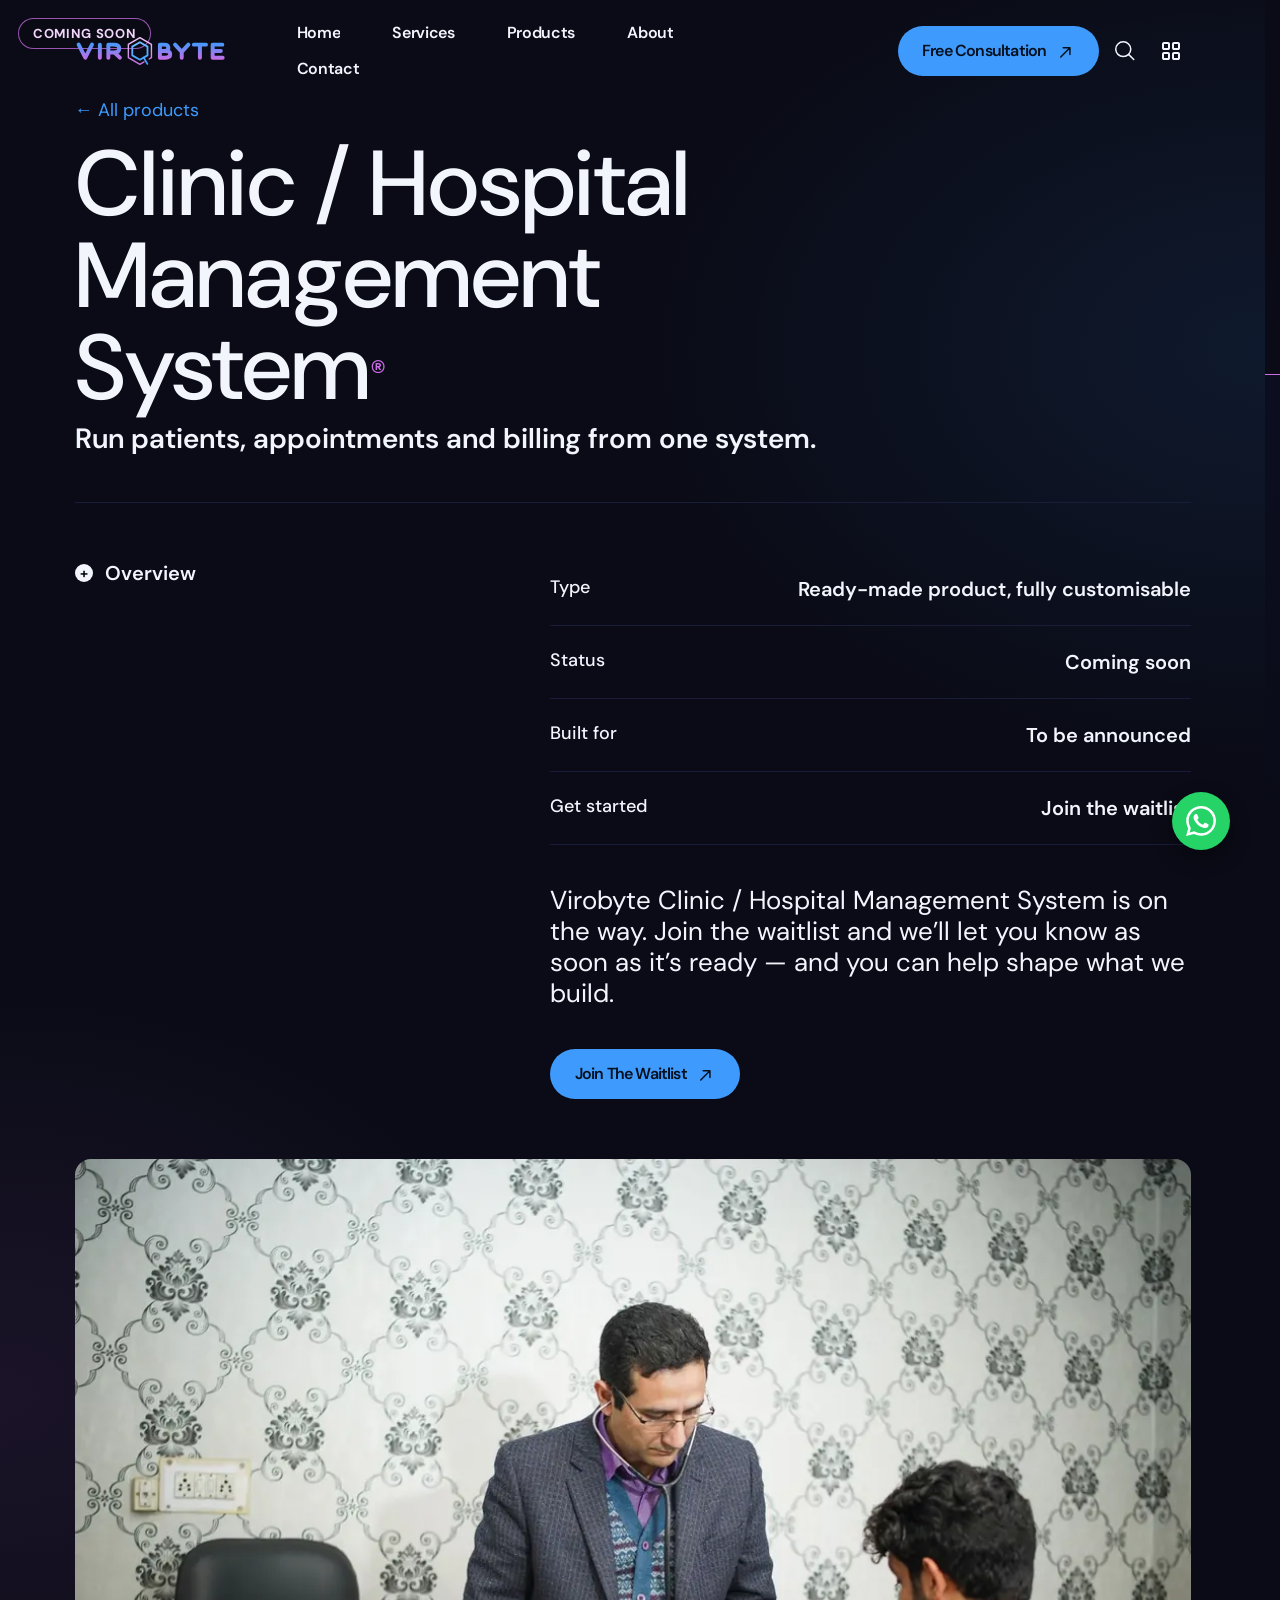
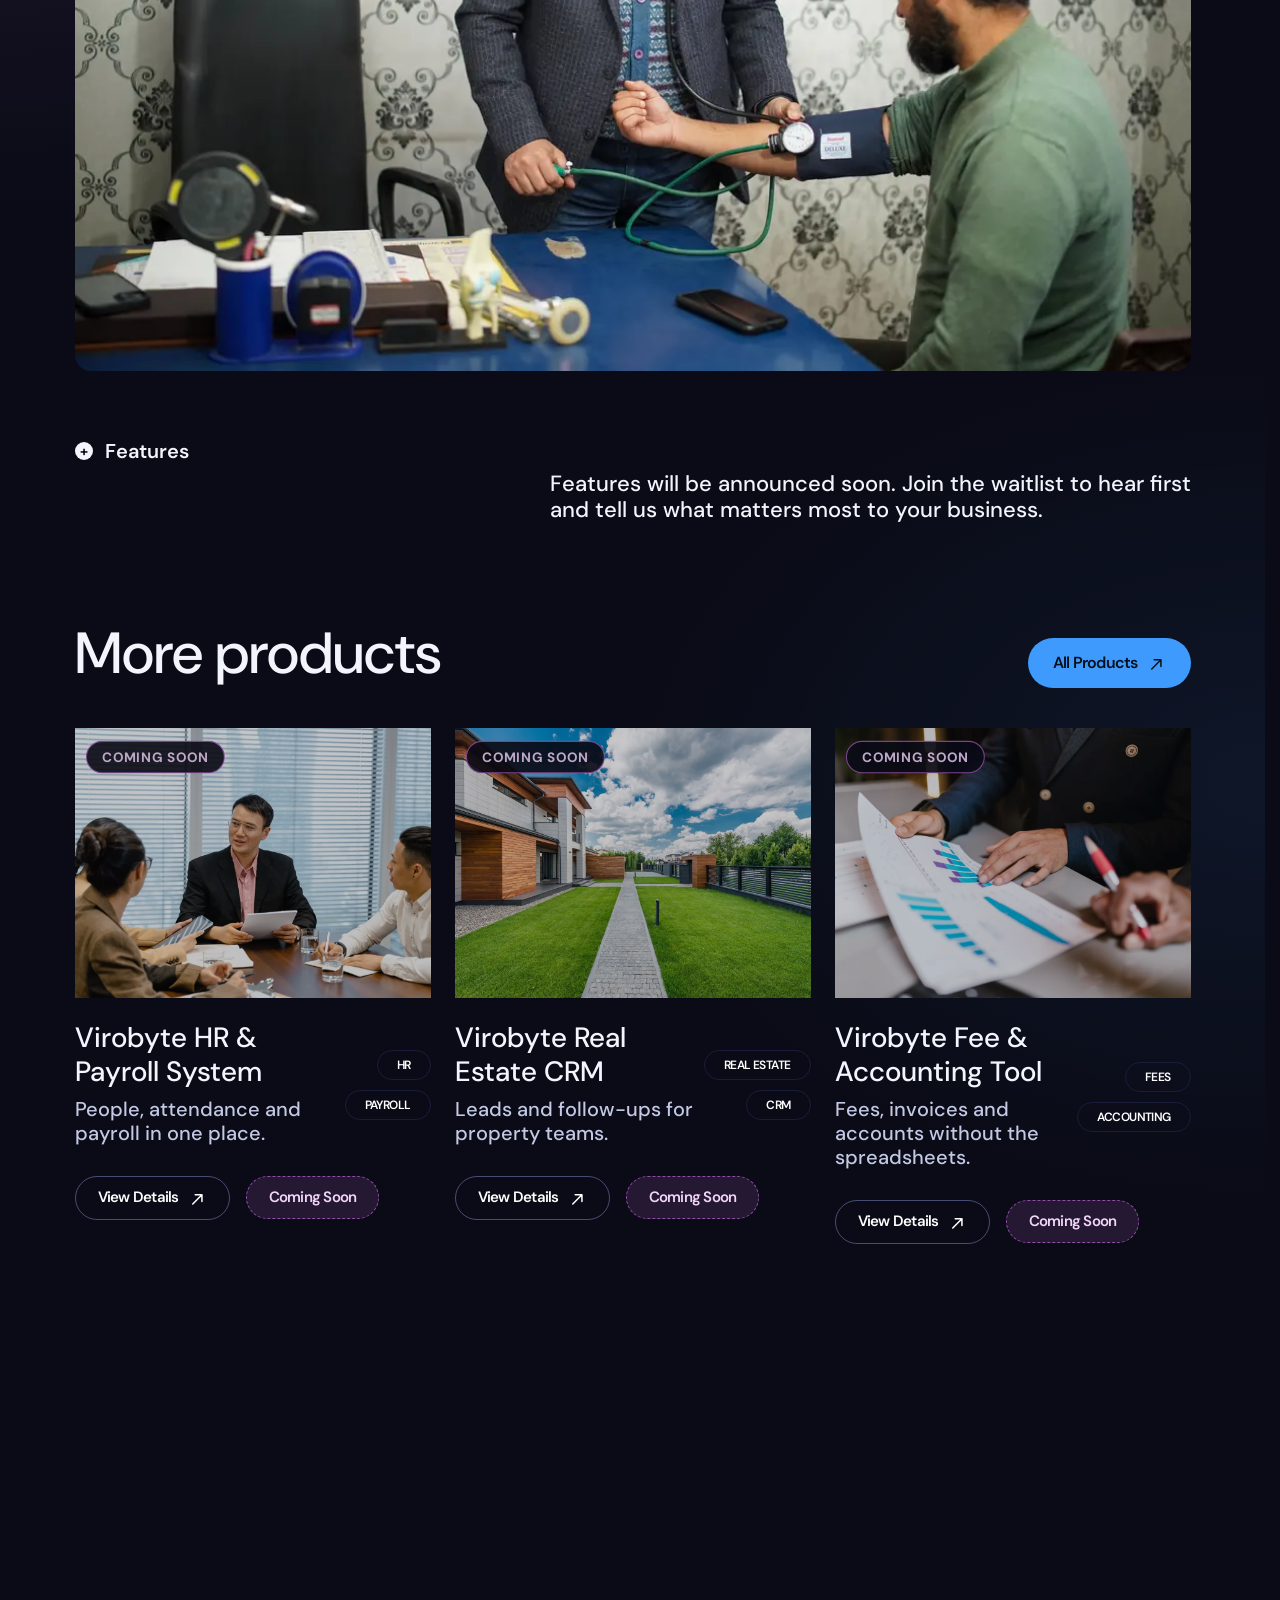
<file: product-clinic-hospital-system.html>
<!doctype html>
<html lang="en" data-bs-theme="dark" class="vb-loading">

<head>
    <!-- prettier-ignore -->
    <meta charset="UTF-8">
    <meta name="viewport" content="width=device-width, initial-scale=1.0">
    <meta http-equiv="x-ua-compatible" content="ie=edge">
    <meta name="theme-color" content="#0f0f0f">
    <meta name="color-scheme" content="dark">
    <meta name="description" content="Run patients, appointments and billing from one system. Coming soon — join the waitlist.">
    <title>Virobyte Clinic / Hospital Management System | Virobyte</title>
    <!-- Favicon icon-->
    <link rel="shortcut icon" type="image/x-icon" href="assets/imgs/template/logo/virobyte-mark.svg">

    <link rel="preload" href="assets/fonts/dm-sans-latin.woff2" as="font" type="font/woff2" crossorigin>
    <link rel="preload" href="assets/imgs/template/logo/virobyte-mark.svg" as="image">
    <style>
        html{scrollbar-gutter:stable}
        html.vb-loading{overflow:hidden}
        #vb-preloader{position:fixed;inset:0;z-index:2147483000;display:flex;align-items:center;justify-content:center;background:#0a0b16;transition:opacity .6s ease,visibility .6s;animation:vbfail 0s linear 20s forwards}
        #vb-preloader.vb-pl-hide{opacity:0;visibility:hidden;pointer-events:none}
        .vb-pl-inner{display:flex;flex-direction:column;align-items:center;gap:28px;width:min(280px,70vw)}
        .vb-pl-inner img{width:96px;height:auto;animation:vbpl 1.6s ease-in-out infinite}
        .vb-pl-track{width:100%;height:4px;border-radius:4px;background:rgba(160,175,255,.18);overflow:hidden}
        #vb-pl-bar{display:block;height:100%;transform-origin:left;transform:scaleX(.04);background:linear-gradient(90deg,#3e9bfd,#cb6ce6);transition:transform .35s ease}
        @keyframes vbpl{0%,100%{opacity:.7;transform:scale(.96)}50%{opacity:1;transform:scale(1.04)}}
        @keyframes vbfail{to{opacity:0;visibility:hidden;pointer-events:none}}
        @media (prefers-reduced-motion:reduce){.vb-pl-inner img{animation:none}}
    </style>
    <!-- Libs CSS -->
    <link rel="stylesheet" href="assets/css/vendors/carouselTicker.css?v=5d57fa2409">
    <link rel="stylesheet" href="assets/css/vendors/bootstrap.min.css?v=d5a3c524ac">
    <link rel="stylesheet" href="assets/css/vendors/swiper-bundle.min.css?v=3a146c9531">
    <link rel="stylesheet" href="assets/css/vendors/nice-select.css?v=737fc6f583">
    <link rel="stylesheet" href="assets/css/vendors/font-awesome-pro.css?v=0e5b5107dd">
    <link rel="stylesheet" href="assets/css/vendors/magnific-popup.css?v=c03fe8704d">
    <link rel="stylesheet" href="assets/css/vendors/odometer.css?v=8253458e03">
    <link rel="stylesheet" href="assets/css/vendors/spacing.css?v=6e963cc92d">

    <!-- Main CSS -->
    <link rel="stylesheet" href="assets/css/main.css?v=6d40596a18">
</head>

<body class="at-magic-cursor">
    <div id="vb-preloader" role="status" aria-label="Loading Virobyte">
        <div class="vb-pl-inner">
            <img decoding="async" width="100" height="112" src="assets/imgs/template/logo/virobyte-mark.svg" alt="">
            <div class="vb-pl-track"><span id="vb-pl-bar"></span></div>
        </div>
    </div>
    <!-- prettier-ignore -->

    <!--search-form-start -->
    <div class="at-search-body-overlay"></div>
    <div class="at-search-form-toggle">
        <div class="container">
            <div class="row mb-60">
                <div class="col-lg-12">
                    <div class="at-search-top d-flex justify-content-between align-items-center">
                        <div class="at-header-logo at-search-logo">
                            <a href="index.html">
                                <img width="498" height="112" decoding="async" class="vb-logo" src="assets/imgs/template/logo/virobyte-logo.svg" alt="Virobyte">
                            </a>
                        </div>
                        <button class="at-search-close">
                            <i class="fa-light fa-xmark"></i>
                        </button>
                    </div>
                </div>
            </div>
            <div class="row justify-content-center">
                <div class="col-lg-12">
                    <div class="at-search-form">
                        <form action="#">
                            <div class="at-search-form-input">
                                <input type="text" placeholder="Find what you need…" required>
                                <span class="at-search-focus-border"></span>
                                <button class="at-search-form-btn at-btn" type="submit">
                                    <span>
                                        <span class="text-1">Search</span>
                                        <span class="text-2">Search</span>
                                    </span>
                                    <i class="icon-arrow-right">
                                        <svg xmlns="http://www.w3.org/2000/svg" width="14" height="12" viewBox="0 0 14 12" fill="none">
                                            <path d="M8.33333 1L13 5.66667M13 5.66667L8.33333 10.3333M13 5.66667H1" stroke="currentColor" stroke-width="2" stroke-linecap="round" stroke-linejoin="round" />
                                        </svg>
                                        <svg xmlns="http://www.w3.org/2000/svg" width="14" height="12" viewBox="0 0 14 12" fill="none">
                                            <path d="M8.33333 1L13 5.66667M13 5.66667L8.33333 10.3333M13 5.66667H1" stroke="currentColor" stroke-width="2" stroke-linecap="round" stroke-linejoin="round" />
                                        </svg>
                                    </i>
                                </button>
                            </div>
                        </form>
                    </div>
                </div>
                <div class="col-12">
                    <div class="at-categories">
                        <h3 class="at-categories-title">Popular searches</h3>
                        <ul class="at-categories-list">
                            <li><a href="#" class="at-categories-item">Web Development</a></li>
                            <li><a href="#" class="at-categories-item">Mobile Apps</a></li>
                            <li><a href="#" class="at-categories-item">AI Solutions</a></li>
                            <li><a href="#" class="at-categories-item">WhatsApp Automation</a></li>
                            <li><a href="#" class="at-categories-item">Business Automation</a></li>
                            <li><a href="#" class="at-categories-item">ERP & CRM</a></li>
                            <li><a href="#" class="at-categories-item">UI / UX Design</a></li>
                            <li><a href="#" class="at-categories-item">School Manager</a></li>
                            <li><a href="#" class="at-categories-item">POS & Inventory</a></li>
                            <li><a href="#" class="at-categories-item">Data Analytics</a></li>
                            <li><a href="#" class="at-categories-item">Maintenance & Support</a></li>
                            <li><a href="#" class="at-categories-item">Free Consultation</a></li>
                        </ul>
                    </div>
                </div>
            </div>
        </div>
    </div>
    <!-- search-form-end -->
    <header>

        <!-- header 2 area start -->
        <div class="at-header-area at-header-spacing header-transparent">
            <div class="container">
                <div class="row align-items-center">
                    <div class="col-xl-2 col-6">
                        <div class="at-header-logo">
                            <a href="index.html">
                                <img width="498" height="112" decoding="async" class="vb-logo" src="assets/imgs/template/logo/virobyte-logo.svg" alt="Virobyte">
                            </a>
                        </div>
                    </div>
                    <div class="col-xl-6 mx-auto d-none d-xl-flex justify-content-center">
                        <div class="at-main-menu d-inline-flex justify-content-center">
                            <nav class="at-mobile-menu-active">
                                <ul>
                                    <li><a href="index.html">Home</a></li>
                                    <li><a href="index.html#services">Services</a></li>
                                    <li><a href="products.html">Products</a></li>
                                    <li><a href="about.html">About</a></li>
                                    <li><a href="contact.html">Contact</a></li>
                                </ul>
                            </nav>
                        </div>
                    </div>
                    <div class="col-xl-4 col-6">
                        <div class="at-header-right gap-3 d-flex justify-content-end align-items-center">
                            <a class="at-btn px-4 d-none d-xl-inline-flex" href="contact.html">
                                <span>
                                    <span class="text-1 text-capitalize">Free Consultation</span>
                                    <span class="text-2 text-capitalize">Free Consultation</span>
                                </span>
                                <i>
                                    <svg width="11" height="11" viewBox="0 0 11 11" fill="none" xmlns="http://www.w3.org/2000/svg">
                                                <path d="M0.21967 9.40717C-0.0732232 9.70006 -0.0732232 10.1749 0.21967 10.4678C0.512563 10.7607 0.987437 10.7607 1.28033 10.4678L0.21967 9.40717ZM10.6875 0.75C10.6875 0.335786 10.3517 2.97145e-09 9.9375 1.50485e-07L3.1875 -2.70983e-07C2.77329 -2.70983e-07 2.4375 0.335786 2.4375 0.75C2.4375 1.16421 2.77329 1.5 3.1875 1.5H9.1875V7.5C9.1875 7.91421 9.52329 8.25 9.9375 8.25C10.3517 8.25 10.6875 7.91421 10.6875 7.5L10.6875 0.75ZM0.75 9.9375L1.28033 10.4678L10.4678 1.28033L9.9375 0.75L9.40717 0.21967L0.21967 9.40717L0.75 9.9375Z" fill="currentColor" />
                                            </svg>
                                    <svg width="11" height="11" viewBox="0 0 11 11" fill="none" xmlns="http://www.w3.org/2000/svg">
                                                <path d="M0.21967 9.40717C-0.0732232 9.70006 -0.0732232 10.1749 0.21967 10.4678C0.512563 10.7607 0.987437 10.7607 1.28033 10.4678L0.21967 9.40717ZM10.6875 0.75C10.6875 0.335786 10.3517 2.97145e-09 9.9375 1.50485e-07L3.1875 -2.70983e-07C2.77329 -2.70983e-07 2.4375 0.335786 2.4375 0.75C2.4375 1.16421 2.77329 1.5 3.1875 1.5H9.1875V7.5C9.1875 7.91421 9.52329 8.25 9.9375 8.25C10.3517 8.25 10.6875 7.91421 10.6875 7.5L10.6875 0.75ZM0.75 9.9375L1.28033 10.4678L10.4678 1.28033L9.9375 0.75L9.40717 0.21967L0.21967 9.40717L0.75 9.9375Z" fill="currentColor" />
                                            </svg>
                                </i>
                            </a>
                            <button class="at-header-search-btn at-search-click">
                                <svg width="20" height="20" viewBox="0 0 20 20" fill="none" xmlns="http://www.w3.org/2000/svg">
                                    <path d="M18.7508 18.5233L13.5538 13.392M13.5538 13.392C14.9604 12.0032 15.7506 10.1196 15.7506 8.15551C15.7506 6.19144 14.9604 4.30782 13.5538 2.91902C12.1472 1.53022 10.2395 0.75 8.25028 0.75C6.26108 0.75 4.35336 1.53022 2.94678 2.91902C1.54021 4.30782 0.75 6.19144 0.75 8.15551C0.75 10.1196 1.54021 12.0032 2.94678 13.392C4.35336 14.7808 6.26108 15.561 8.25028 15.561C10.2395 15.561 12.1472 14.7808 13.5538 13.392Z" stroke="currentColor" stroke-width="1.5" stroke-linecap="round" stroke-linejoin="round" />
                                </svg>
                            </button>
                            <button class="at-menu-bar at-header-sidebar-btn">
                                <svg xmlns="http://www.w3.org/2000/svg" width="18" height="18" viewBox="0 0 18 18" fill="none">
                                    <path d="M1 2C1 1.73478 1.10536 1.48043 1.29289 1.29289C1.48043 1.10536 1.73478 1 2 1H6C6.26522 1 6.51957 1.10536 6.70711 1.29289C6.89464 1.48043 7 1.73478 7 2V6C7 6.26522 6.89464 6.51957 6.70711 6.70711C6.51957 6.89464 6.26522 7 6 7H2C1.73478 7 1.48043 6.89464 1.29289 6.70711C1.10536 6.51957 1 6.26522 1 6V2ZM11 2C11 1.73478 11.1054 1.48043 11.2929 1.29289C11.4804 1.10536 11.7348 1 12 1H16C16.2652 1 16.5196 1.10536 16.7071 1.29289C16.8946 1.48043 17 1.73478 17 2V6C17 6.26522 16.8946 6.51957 16.7071 6.70711C16.5196 6.89464 16.2652 7 16 7H12C11.7348 7 11.4804 6.89464 11.2929 6.70711C11.1054 6.51957 11 6.26522 11 6V2ZM1 12C1 11.7348 1.10536 11.4804 1.29289 11.2929C1.48043 11.1054 1.73478 11 2 11H6C6.26522 11 6.51957 11.1054 6.70711 11.2929C6.89464 11.4804 7 11.7348 7 12V16C7 16.2652 6.89464 16.5196 6.70711 16.7071C6.51957 16.8946 6.26522 17 6 17H2C1.73478 17 1.48043 16.8946 1.29289 16.7071C1.10536 16.5196 1 16.2652 1 16V12ZM11 12C11 11.7348 11.1054 11.4804 11.2929 11.2929C11.4804 11.1054 11.7348 11 12 11H16C16.2652 11 16.5196 11.1054 16.7071 11.2929C16.8946 11.4804 17 11.7348 17 12V16C17 16.2652 16.8946 16.5196 16.7071 16.7071C16.5196 16.8946 16.2652 17 16 17H12C11.7348 17 11.4804 16.8946 11.2929 16.7071C11.1054 16.5196 11 16.2652 11 16V12Z" stroke="currentColor" stroke-width="2" stroke-linecap="round" stroke-linejoin="round" />
                                </svg>
                            </button>
                        </div>
                    </div>
                </div>
            </div>
        </div>
        <!-- header area end -->

        <!-- sticky-menu-area -->
        <button id="header-sticky" class="at-menu-bar hamburger-sticky-menu" aria-label="Open menu">
            <span>MENU</span>
            <span class="icon">

                <svg xmlns="http://www.w3.org/2000/svg" width="24" height="24" viewBox="0 0 24 24" fill="none">
                    <path d="M4 5C4 4.73478 4.10536 4.48043 4.29289 4.29289C4.48043 4.10536 4.73478 4 5 4H9C9.26522 4 9.51957 4.10536 9.70711 4.29289C9.89464 4.48043 10 4.73478 10 5V9C10 9.26522 9.89464 9.51957 9.70711 9.70711C9.51957 9.89464 9.26522 10 9 10H5C4.73478 10 4.48043 9.89464 4.29289 9.70711C4.10536 9.51957 4 9.26522 4 9V5ZM14 5C14 4.73478 14.1054 4.48043 14.2929 4.29289C14.4804 4.10536 14.7348 4 15 4H19C19.2652 4 19.5196 4.10536 19.7071 4.29289C19.8946 4.48043 20 4.73478 20 5V9C20 9.26522 19.8946 9.51957 19.7071 9.70711C19.5196 9.89464 19.2652 10 19 10H15C14.7348 10 14.4804 9.89464 14.2929 9.70711C14.1054 9.51957 14 9.26522 14 9V5ZM4 15C4 14.7348 4.10536 14.4804 4.29289 14.2929C4.48043 14.1054 4.73478 14 5 14H9C9.26522 14 9.51957 14.1054 9.70711 14.2929C9.89464 14.4804 10 14.7348 10 15V19C10 19.2652 9.89464 19.5196 9.70711 19.7071C9.51957 19.8946 9.26522 20 9 20H5C4.73478 20 4.48043 19.8946 4.29289 19.7071C4.10536 19.5196 4 19.2652 4 19V15ZM14 15C14 14.7348 14.1054 14.4804 14.2929 14.2929C14.4804 14.1054 14.7348 14 15 14H19C19.2652 14 19.5196 14.1054 19.7071 14.2929C19.8946 14.4804 20 14.7348 20 15V19C20 19.2652 19.8946 19.5196 19.7071 19.7071C19.5196 19.8946 19.2652 20 19 20H15C14.7348 20 14.4804 19.8946 14.2929 19.7071C14.1054 19.5196 14 19.2652 14 19V15Z" stroke="currentColor" stroke-width="2" stroke-linecap="round" stroke-linejoin="round" />
                </svg>
            </span>
        </button>
        <!-- sticky-menu-end -->

    </header>
    <!-- at-offcanvus-area-start -->
    <div class="at-offcanvas-area">
        <div class="at-offcanvas">
            <div class="at-offcanvas-top d-flex align-items-center justify-content-between">
                <div class="at-offcanvas-logo">
                    <a href="index.html">
                        <img width="498" height="112" decoding="async" class="vb-logo" src="assets/imgs/template/logo/virobyte-logo.svg" alt="Virobyte">
                    </a>
                </div>
                <div class="at-offcanvas-close-btn">
                    <button class="close-btn">
                        <svg width="37" height="38" viewBox="0 0 37 38" fill="none" xmlns="http://www.w3.org/2000/svg">
                            <path d="M9.19141 9.80762L27.5762 28.1924" stroke="currentColor" stroke-width="1.5" stroke-linecap="round" stroke-linejoin="round" />
                            <path d="M9.19141 28.1924L27.5762 9.80761" stroke="currentColor" stroke-width="1.5" stroke-linecap="round" stroke-linejoin="round" />
                        </svg>
                    </button>
                </div>
            </div>
            <div class="at-offcanvas-content d-none d-xl-block">
                <h3 class="at-offcanvas-title">Hello!</h3>
                <p class="fz-font-lg">Smart software. Real results. We build web apps, mobile apps, WhatsApp automation and AI agents that help your business grow.</p>
            </div>
            <div class="at-offcanvas-menu pb-50">
                <nav></nav>
            </div>
            <div class="at-offcanvas-gallery d-none d-xl-block">
                <div class="sec-2-home-5__avatars-row d-flex gap-2">
                    <div class="sec-2-home-5__avatar-sm at-offcanvas-gallery-img">
                        <img width="300" height="300" decoding="async" class="img-cover" src="assets/imgs/vb/why-1.webp" alt="Virobyte">
                    </div>
                    <div class="sec-2-home-5__avatar-sm at-offcanvas-gallery-img">
                        <img width="300" height="300" decoding="async" class="img-cover" src="assets/imgs/vb/why-2.webp" alt="Virobyte">
                    </div>
                    <div class="sec-2-home-5__avatar-sm at-offcanvas-gallery-img">
                        <img width="300" height="300" decoding="async" class="img-cover" src="assets/imgs/vb/why-3.webp" alt="Virobyte">
                    </div>
                    <div class="sec-2-home-5__avatar-sm at-offcanvas-gallery-img">
                        <img width="300" height="300" decoding="async" class="img-cover" src="assets/imgs/vb/why-4.webp" alt="Virobyte">
                    </div>
                    <div class="sec-2-home-5__avatar-sm at-offcanvas-gallery-img">
                        <img width="300" height="300" decoding="async" class="img-cover" src="assets/imgs/vb/why-5.webp" alt="Virobyte">
                    </div>
                </div>
            </div>
            <div class="at-offcanvas-contact">
                <h4 class="h5 at-offcanvas-title sm">Get in touch</h4>
                <ul>
                    
                    <li><a class="fz-font-lg" href="mailto:virobyte.ai@gmail.com">virobyte.ai@gmail.com</a></li>
                    <li>
                        <a class="fz-font-lg" href="#">
                            Islamabad, Pakistan
                        </a>
                    </li>
                </ul>
            </div>
            <div class="at-offcanvas-social">
                <h3 class="at-offcanvas-title sm">Follow Us</h3>
                <ul class="at-offcanvas-social__grid">
                    <li>
                        <a href="#" class="at-offcanvas-social__link" aria-label="GitHub">
                            <svg xmlns="http://www.w3.org/2000/svg" width="18" height="18" viewBox="0 0 24 24" fill="none" aria-hidden="true">
                                <path d="M12 .297c-6.63 0-12 5.373-12 12 0 5.303 3.438 9.8 8.205 11.385.6.113.82-.258.82-.577 0-.285-.01-1.04-.015-2.04-3.338.724-4.042-1.61-4.042-1.61C4.422 18.07 3.633 17.7 3.633 17.7c-1.087-.744.084-.729.084-.729 1.205.084 1.838 1.236 1.838 1.236 1.07 1.835 2.809 1.305 3.495.998.108-.776.417-1.305.76-1.605-2.665-.3-5.466-1.332-5.466-5.93 0-1.31.465-2.38 1.235-3.22-.135-.303-.54-1.523.105-3.176 0 0 1.005-.322 3.3 1.23.96-.267 1.98-.399 3-.405 1.02.006 2.04.138 3 .405 2.28-1.552 3.285-1.23 3.285-1.23.645 1.653.24 2.873.12 3.176.765.84 1.23 1.91 1.23 3.22 0 4.61-2.805 5.625-5.475 5.92.42.36.81 1.096.81 2.22 0 1.606-.015 2.896-.015 3.286 0 .315.21.69.825.57C20.565 22.092 24 17.592 24 12.297c0-6.627-5.373-12-12-12" fill="currentColor" />
                            </svg>
                            <span>GitHub</span>
                        </a>
                    </li>
                    <li>
                        <a href="https://www.facebook.com/share/1DpUVNxbm4/?mibextid=wwXIfr" target="_blank" rel="noopener noreferrer" class="at-offcanvas-social__link" aria-label="Facebook">
                            <svg xmlns="http://www.w3.org/2000/svg" width="18" height="18" viewBox="0 0 18 18" fill="none" aria-hidden="true">
                                <path d="M12.4024 18V11.0344H14.7347L15.0838 8.3265H12.4024V6.59765C12.4024 5.81364 12.62 5.27934 13.7443 5.27934L15.1783 5.27867V2.85676C14.9302 2.82382 14.0791 2.75006 13.0888 2.75006C11.0213 2.75006 9.606 4.01198 9.606 6.32952V8.3265H7.2677V11.0344H9.606V18H1C0.44772 18 0 17.5523 0 17V1C0 0.44772 0.44772 0 1 0H17C17.5523 0 18 0.44772 18 1V17C18 17.5523 17.5523 18 17 18H12.4024Z" fill="currentColor" />
                            </svg>
                            <span>Facebook</span>
                        </a>
                    </li>
                    <li>
                        <a href="https://www.linkedin.com/company/virobyte/" target="_blank" rel="noopener noreferrer" class="at-offcanvas-social__link" aria-label="LinkedIn">
                            <svg xmlns="http://www.w3.org/2000/svg" width="18" height="18" viewBox="0 0 18 18" fill="none" aria-hidden="true">
                                <path d="M15.3352 15.339H12.6697V11.1622C12.6697 10.1662 12.6495 8.8845 11.2807 8.8845C9.89102 8.8845 9.67872 9.9683 9.67872 11.0887V15.339H7.01322V6.75H9.57372V7.9207H9.60822C9.96602 7.2457 10.836 6.53325 12.1357 6.53325C14.8365 6.53325 15.336 8.3108 15.336 10.6245L15.3352 15.339ZM4.00275 5.57475C3.14475 5.57475 2.4555 4.88025 2.4555 4.026C2.4555 3.1725 3.1455 2.47875 4.00275 2.47875C4.85775 2.47875 5.55075 3.1725 5.55075 4.026C5.55075 4.88025 4.857 5.57475 4.00275 5.57475ZM5.33925 15.339H2.66625V6.75H5.33925V15.339ZM16.6687 0H1.32825C0.594 0 0 0.5805 0 1.29675V16.7033C0 17.4202 0.594 18 1.32825 18H16.6665C17.4 18 18 17.4202 18 16.7033V1.29675C18 0.5805 17.4 0 16.6665 0H16.6687Z" fill="currentColor" />
                            </svg>
                            <span>Linkedin</span>
                        </a>
                    </li>
                    <li>
                        <a href="https://www.instagram.com/viro.byte/" target="_blank" rel="noopener noreferrer" class="at-offcanvas-social__link" aria-label="Instagram">
                            <svg xmlns="http://www.w3.org/2000/svg" width="18" height="18" viewBox="0 0 18 18" fill="none" aria-hidden="true">
                                <path d="M9.92475 0C10.9376 0.00167406 11.4509 0.00703828 11.8945 0.0202418L12.0692 0.025948C12.2709 0.0331213 12.47 0.0421215 12.7101 0.0533719C13.6678 0.0976265 14.3211 0.249129 14.8949 0.471887C15.4881 0.700648 15.9892 1.00966 16.4894 1.50993C16.9889 2.0102 17.298 2.51271 17.5275 3.10448C17.7494 3.67751 17.901 4.33153 17.946 5.28931C17.9567 5.52933 17.9653 5.72841 17.9725 5.93024L17.9781 6.10492C17.9913 6.5484 17.9973 7.06177 17.9992 8.07471L17.9999 8.74577C18 8.82777 18 8.91237 18 8.99967L17.9999 9.25357L17.9994 9.92472C17.9977 10.9376 17.9923 11.451 17.9791 11.8944L17.9734 12.0691C17.9662 12.271 17.9572 12.4701 17.946 12.7101C17.9017 13.6679 17.7494 14.3211 17.5275 14.8949C17.2987 15.4882 16.9889 15.9892 16.4894 16.4895C15.9892 16.989 15.4859 17.298 14.8949 17.5275C14.3211 17.7495 13.6678 17.901 12.7101 17.946C12.47 17.9567 12.2709 17.9654 12.0692 17.9725L11.8945 17.9781C11.4509 17.9914 10.9376 17.9973 9.92475 17.9993L9.25359 18C9.1716 18 9.087 18 8.99969 18H8.7458L8.07464 17.9994C7.06175 17.9977 6.54839 17.9924 6.1049 17.9791L5.93022 17.9734C5.72839 17.9662 5.5293 17.9572 5.2893 17.946C4.33151 17.9018 3.67899 17.7495 3.10448 17.5275C2.51195 17.2988 2.01018 16.989 1.50992 16.4895C1.00965 15.9892 0.701394 15.4859 0.471886 14.8949C0.249129 14.3211 0.0983735 13.6679 0.053372 12.7101C0.0426796 12.4701 0.0339582 12.271 0.026893 12.0691L0.0212318 11.8944C0.00806435 11.451 0.00206123 10.9376 0.000117163 9.92472L0 8.07471C0.00167406 7.06177 0.00702925 6.5484 0.0202327 6.10492L0.0259479 5.93024C0.0331212 5.72841 0.0421216 5.52933 0.053372 5.28931C0.0976175 4.33078 0.249129 3.67825 0.471886 3.10448C0.700638 2.51196 1.00965 2.0102 1.50992 1.50993C2.01018 1.00966 2.51271 0.701396 3.10448 0.471887C3.67825 0.249129 4.33077 0.0983735 5.2893 0.0533719C5.5293 0.0426885 5.72839 0.0339673 5.93022 0.026902L6.1049 0.0212407C6.54839 0.00806417 7.06175 0.00206102 8.07464 0.000116949L9.92475 0ZM8.99969 4.49953C6.51298 4.49953 4.49952 6.51518 4.49952 8.99967C4.49952 11.4864 6.51517 13.4998 8.99969 13.4998C11.4864 13.4998 13.4998 11.4842 13.4998 8.99967C13.4998 6.513 11.4841 4.49953 8.99969 4.49953ZM8.99969 6.2996C10.491 6.2996 11.6998 7.50805 11.6998 8.99967C11.6998 10.4909 10.4913 11.6998 8.99969 11.6998C7.50843 11.6998 6.29958 10.4914 6.29958 8.99967C6.29958 7.50841 7.50798 6.2996 8.99969 6.2996ZM13.7249 3.14949C13.1045 3.14949 12.5998 3.65342 12.5998 4.27376C12.5998 4.89411 13.1037 5.39882 13.7249 5.39882C14.3452 5.39882 14.8499 4.89489 14.8499 4.27376C14.8499 3.65342 14.3443 3.14871 13.7249 3.14949Z" fill="currentColor" />
                            </svg>
                            <span>Instagram</span>
                        </a>
                    </li>
                </ul>
            </div>
        </div>
    </div>
    <div class="body-overlay"></div>
    <!-- at-offcanvus-area-end -->

    
    <div class="px-blur-bottom"></div>
    <!-- Begin magic cursor -->
    <div id="magic-cursor" class="cursor-black-bg">
        <div id="ball"></div>
    </div>
    <!-- End magic cursor -->
    <div id="smooth-wrapper">
        <div id="smooth-content" class="z-index-3">
            <main class="bg-neutral-0">
                <!-- product details -->
                <div class="sec-1-portfolio-details-1 overflow-hidden pt-150 pb-100">
                    <div class="container">
                        <div class="row g-3 align-items-end">
                            <div class="col-md-9">
                                <a href="products.html" class="fz-font-md vb-back">← All products</a>
                                <h1 class="vb-product-title fw-500 mb-2 mt-3">Clinic / Hospital Management System<sup class="fw-400">®</sup></h1>
                                <h2 class="h5 fw-600 mb-0">Run patients, appointments and billing from one system.</h2>
                            </div>
                            <div class="col-md-3 ms-auto text-md-end">
                                <span class="vb-status vb-status--soon">Coming soon</span>
                            </div>
                            <div class="col-12">
                                <div class="border-bottom-100 pb-30"></div>
                            </div>
                        </div>
                        <div class="row mt-50">
                            <div class="col-lg-5">
                                <div class="sec-2-home-5__card sec-2-home-5__card--list d-flex align-items-center">
                                    <ul class="sec-2-home-5__list list-unstyled mb-0">
                                        <li class="sec-2-home-5__list-item">
                                            <h3 class="h6 mb-0 fw-600">Overview</h3>
                                        </li>
                                    </ul>
                                </div>
                            </div>
                            <div class="col-lg-7">
                                <div class="d-flex justify-content-between gap-4 border-bottom-100 py-4">
                                    <p class="fz-font-md neutral-900 mb-0">Type</p>
                                    <p class="fz-font-lg fw-600 mb-0 neutral-900 text-end">Ready-made product, fully customisable</p>
                                </div>
                                <div class="d-flex justify-content-between gap-4 border-bottom-100 py-4">
                                    <p class="fz-font-md neutral-900 mb-0">Status</p>
                                    <p class="fz-font-lg fw-600 mb-0 neutral-900 text-end">Coming soon</p>
                                </div>
                                <div class="d-flex justify-content-between gap-4 border-bottom-100 py-4">
                                    <p class="fz-font-md neutral-900 mb-0">Built for</p>
                                    <p class="fz-font-lg fw-600 mb-0 neutral-900 text-end">To be announced</p>
                                </div>
                                <div class="d-flex justify-content-between gap-4 border-bottom-100 py-4">
                                    <p class="fz-font-md neutral-900 mb-0">Get started</p>
                                    <p class="fz-font-lg fw-600 mb-0 neutral-900 text-end"><a href="contact.html?topic=Waitlist%3A%20Clinic%20/%20Hospital%20Management%20System" class="common-underline">Join the waitlist</a></p>
                                </div>
                                <p class="fz-font-2xl fw-400 neutral-900 mt-40">Virobyte Clinic / Hospital Management System is on the way. Join the waitlist and we’ll let you know as soon as it’s ready — and you can help shape what we build.</p>
                                <div class="d-flex flex-wrap gap-3 mt-40"><a class="at-btn " href="contact.html?topic=Waitlist%3A%20Clinic%20/%20Hospital%20Management%20System"><span><span class="text-1 text-capitalize">Join the waitlist</span><span class="text-2 text-capitalize">Join the waitlist</span></span><i><svg width="11" height="11" viewBox="0 0 11 11" fill="none" xmlns="http://www.w3.org/2000/svg"><path d="M0.21967 9.40717C-0.0732232 9.70006 -0.0732232 10.1749 0.21967 10.4678C0.512563 10.7607 0.987437 10.7607 1.28033 10.4678L0.21967 9.40717ZM10.6875 0.75C10.6875 0.335786 10.3517 2.97145e-09 9.9375 1.50485e-07L3.1875 -2.70983e-07C2.77329 -2.70983e-07 2.4375 0.335786 2.4375 0.75C2.4375 1.16421 2.77329 1.5 3.1875 1.5H9.1875V7.5C9.1875 7.91421 9.52329 8.25 9.9375 8.25C10.3517 8.25 10.6875 7.91421 10.6875 7.5L10.6875 0.75ZM0.75 9.9375L1.28033 10.4678L10.4678 1.28033L9.9375 0.75L9.40717 0.21967L0.21967 9.40717L0.75 9.9375Z" fill="currentColor" /></svg><svg width="11" height="11" viewBox="0 0 11 11" fill="none" xmlns="http://www.w3.org/2000/svg"><path d="M0.21967 9.40717C-0.0732232 9.70006 -0.0732232 10.1749 0.21967 10.4678C0.512563 10.7607 0.987437 10.7607 1.28033 10.4678L0.21967 9.40717ZM10.6875 0.75C10.6875 0.335786 10.3517 2.97145e-09 9.9375 1.50485e-07L3.1875 -2.70983e-07C2.77329 -2.70983e-07 2.4375 0.335786 2.4375 0.75C2.4375 1.16421 2.77329 1.5 3.1875 1.5H9.1875V7.5C9.1875 7.91421 9.52329 8.25 9.9375 8.25C10.3517 8.25 10.6875 7.91421 10.6875 7.5L10.6875 0.75ZM0.75 9.9375L1.28033 10.4678L10.4678 1.28033L9.9375 0.75L9.40717 0.21967L0.21967 9.40717L0.75 9.9375Z" fill="currentColor" /></svg></i></a></div>
                            </div>
                        </div>
                    </div>
                    <div class="container pt-60 mb-60">
                        <img width="1100" height="800" decoding="async" class="w-100 rounded-4" src="assets/imgs/vb/pr-clinic-hospital-system-1.webp" alt="Virobyte Clinic / Hospital Management System">
                    </div>
                    <div class="container">
                        <div class="row">
                            <div class="col-lg-5">
                                <div class="sec-2-home-5__card sec-2-home-5__card--list d-flex align-items-center">
                                    <ul class="sec-2-home-5__list list-unstyled mb-0">
                                        <li class="sec-2-home-5__list-item">
                                            <h4 class="h6 mb-0 fw-600">Features</h4>
                                        </li>
                                    </ul>
                                </div>
                            </div>
                            <div class="col-lg-7">
                                <p class="fz-font-xl neutral-900 mt-40">Features will be announced soon. Join the waitlist to hear first and tell us what matters most to your business.</p>
                            </div>
                        </div>
                    </div>
                    
                    <div class="container pt-120">
                        <div class="row g-4 align-items-end mb-40">
                            <div class="col-md-8">
                                <h2 class="h1 fw-500 mb-0">More products</h2>
                            </div>
                            <div class="col-md-4 text-md-end">
                                <a class="at-btn " href="products.html"><span><span class="text-1 text-capitalize">All products</span><span class="text-2 text-capitalize">All products</span></span><i><svg width="11" height="11" viewBox="0 0 11 11" fill="none" xmlns="http://www.w3.org/2000/svg"><path d="M0.21967 9.40717C-0.0732232 9.70006 -0.0732232 10.1749 0.21967 10.4678C0.512563 10.7607 0.987437 10.7607 1.28033 10.4678L0.21967 9.40717ZM10.6875 0.75C10.6875 0.335786 10.3517 2.97145e-09 9.9375 1.50485e-07L3.1875 -2.70983e-07C2.77329 -2.70983e-07 2.4375 0.335786 2.4375 0.75C2.4375 1.16421 2.77329 1.5 3.1875 1.5H9.1875V7.5C9.1875 7.91421 9.52329 8.25 9.9375 8.25C10.3517 8.25 10.6875 7.91421 10.6875 7.5L10.6875 0.75ZM0.75 9.9375L1.28033 10.4678L10.4678 1.28033L9.9375 0.75L9.40717 0.21967L0.21967 9.40717L0.75 9.9375Z" fill="currentColor" /></svg><svg width="11" height="11" viewBox="0 0 11 11" fill="none" xmlns="http://www.w3.org/2000/svg"><path d="M0.21967 9.40717C-0.0732232 9.70006 -0.0732232 10.1749 0.21967 10.4678C0.512563 10.7607 0.987437 10.7607 1.28033 10.4678L0.21967 9.40717ZM10.6875 0.75C10.6875 0.335786 10.3517 2.97145e-09 9.9375 1.50485e-07L3.1875 -2.70983e-07C2.77329 -2.70983e-07 2.4375 0.335786 2.4375 0.75C2.4375 1.16421 2.77329 1.5 3.1875 1.5H9.1875V7.5C9.1875 7.91421 9.52329 8.25 9.9375 8.25C10.3517 8.25 10.6875 7.91421 10.6875 7.5L10.6875 0.75ZM0.75 9.9375L1.28033 10.4678L10.4678 1.28033L9.9375 0.75L9.40717 0.21967L0.21967 9.40717L0.75 9.9375Z" fill="currentColor" /></svg></i></a>
                            </div>
                        </div>
                        <div class="row g-4">
<div class="mg-portfolio-item anim-zoomin-wrap col-lg-4 col-md-6" data-category="soon">
    <div class="mg-portfolio-thumb anim-zoomin not-hide-cursor p-relative">
        <a class="cursor-hide" href="product-hr-payroll.html">
            <img width="1200" height="910" decoding="async" class="w-100" src="assets/imgs/vb/pc-hr-payroll.webp" alt="Virobyte HR &amp; Payroll System" />
        </a>
        <span class="vb-status vb-status--soon">Coming soon</span>
    </div>
    <div class="mg-portfolio-content cs-portfolio-content d-flex align-items-center flex-wrap flex-md-nowrap justify-content-between">
        <div class="w-md-75">
            <h3 class="h5 cs-portfolio-title mr-20 at-ff-sequel-semi-bold">
                <a href="product-hr-payroll.html" class="vb-card-title">Virobyte HR &amp; Payroll System</a>
            </h3>
            <p class="fz-font-lg neutral-500">People, attendance and payroll in one place.</p>
        </div>
        <div class="cs-portfolio-tag">
            <ul class="d-flex justify-content-md-end flex-wrap text-nowrap"><li><a href="product-hr-payroll.html">hr</a></li><li><a href="product-hr-payroll.html">payroll</a></li></ul>
        </div>
    </div>
    <div class="vb-card-actions d-flex flex-wrap align-items-center gap-3 pt-3">
        <a class="at-btn vb-details-btn btn-sm" href="product-hr-payroll.html"><span><span class="text-1 text-capitalize">View details</span><span class="text-2 text-capitalize">View details</span></span><i><svg width="11" height="11" viewBox="0 0 11 11" fill="none" xmlns="http://www.w3.org/2000/svg"><path d="M0.21967 9.40717C-0.0732232 9.70006 -0.0732232 10.1749 0.21967 10.4678C0.512563 10.7607 0.987437 10.7607 1.28033 10.4678L0.21967 9.40717ZM10.6875 0.75C10.6875 0.335786 10.3517 2.97145e-09 9.9375 1.50485e-07L3.1875 -2.70983e-07C2.77329 -2.70983e-07 2.4375 0.335786 2.4375 0.75C2.4375 1.16421 2.77329 1.5 3.1875 1.5H9.1875V7.5C9.1875 7.91421 9.52329 8.25 9.9375 8.25C10.3517 8.25 10.6875 7.91421 10.6875 7.5L10.6875 0.75ZM0.75 9.9375L1.28033 10.4678L10.4678 1.28033L9.9375 0.75L9.40717 0.21967L0.21967 9.40717L0.75 9.9375Z" fill="currentColor" /></svg><svg width="11" height="11" viewBox="0 0 11 11" fill="none" xmlns="http://www.w3.org/2000/svg"><path d="M0.21967 9.40717C-0.0732232 9.70006 -0.0732232 10.1749 0.21967 10.4678C0.512563 10.7607 0.987437 10.7607 1.28033 10.4678L0.21967 9.40717ZM10.6875 0.75C10.6875 0.335786 10.3517 2.97145e-09 9.9375 1.50485e-07L3.1875 -2.70983e-07C2.77329 -2.70983e-07 2.4375 0.335786 2.4375 0.75C2.4375 1.16421 2.77329 1.5 3.1875 1.5H9.1875V7.5C9.1875 7.91421 9.52329 8.25 9.9375 8.25C10.3517 8.25 10.6875 7.91421 10.6875 7.5L10.6875 0.75ZM0.75 9.9375L1.28033 10.4678L10.4678 1.28033L9.9375 0.75L9.40717 0.21967L0.21967 9.40717L0.75 9.9375Z" fill="currentColor" /></svg></i></a>
        <span class="at-btn vb-soon-btn" aria-disabled="true">Coming soon</span>
    </div>
</div>
<div class="mg-portfolio-item anim-zoomin-wrap col-lg-4 col-md-6" data-category="soon">
    <div class="mg-portfolio-thumb anim-zoomin not-hide-cursor p-relative">
        <a class="cursor-hide" href="product-real-estate-crm.html">
            <img width="1200" height="910" decoding="async" class="w-100" src="assets/imgs/vb/pc-real-estate-crm.webp" alt="Virobyte Real Estate CRM" />
        </a>
        <span class="vb-status vb-status--soon">Coming soon</span>
    </div>
    <div class="mg-portfolio-content cs-portfolio-content d-flex align-items-center flex-wrap flex-md-nowrap justify-content-between">
        <div class="w-md-75">
            <h3 class="h5 cs-portfolio-title mr-20 at-ff-sequel-semi-bold">
                <a href="product-real-estate-crm.html" class="vb-card-title">Virobyte Real Estate CRM</a>
            </h3>
            <p class="fz-font-lg neutral-500">Leads and follow-ups for property teams.</p>
        </div>
        <div class="cs-portfolio-tag">
            <ul class="d-flex justify-content-md-end flex-wrap text-nowrap"><li><a href="product-real-estate-crm.html">real estate</a></li><li><a href="product-real-estate-crm.html">crm</a></li></ul>
        </div>
    </div>
    <div class="vb-card-actions d-flex flex-wrap align-items-center gap-3 pt-3">
        <a class="at-btn vb-details-btn btn-sm" href="product-real-estate-crm.html"><span><span class="text-1 text-capitalize">View details</span><span class="text-2 text-capitalize">View details</span></span><i><svg width="11" height="11" viewBox="0 0 11 11" fill="none" xmlns="http://www.w3.org/2000/svg"><path d="M0.21967 9.40717C-0.0732232 9.70006 -0.0732232 10.1749 0.21967 10.4678C0.512563 10.7607 0.987437 10.7607 1.28033 10.4678L0.21967 9.40717ZM10.6875 0.75C10.6875 0.335786 10.3517 2.97145e-09 9.9375 1.50485e-07L3.1875 -2.70983e-07C2.77329 -2.70983e-07 2.4375 0.335786 2.4375 0.75C2.4375 1.16421 2.77329 1.5 3.1875 1.5H9.1875V7.5C9.1875 7.91421 9.52329 8.25 9.9375 8.25C10.3517 8.25 10.6875 7.91421 10.6875 7.5L10.6875 0.75ZM0.75 9.9375L1.28033 10.4678L10.4678 1.28033L9.9375 0.75L9.40717 0.21967L0.21967 9.40717L0.75 9.9375Z" fill="currentColor" /></svg><svg width="11" height="11" viewBox="0 0 11 11" fill="none" xmlns="http://www.w3.org/2000/svg"><path d="M0.21967 9.40717C-0.0732232 9.70006 -0.0732232 10.1749 0.21967 10.4678C0.512563 10.7607 0.987437 10.7607 1.28033 10.4678L0.21967 9.40717ZM10.6875 0.75C10.6875 0.335786 10.3517 2.97145e-09 9.9375 1.50485e-07L3.1875 -2.70983e-07C2.77329 -2.70983e-07 2.4375 0.335786 2.4375 0.75C2.4375 1.16421 2.77329 1.5 3.1875 1.5H9.1875V7.5C9.1875 7.91421 9.52329 8.25 9.9375 8.25C10.3517 8.25 10.6875 7.91421 10.6875 7.5L10.6875 0.75ZM0.75 9.9375L1.28033 10.4678L10.4678 1.28033L9.9375 0.75L9.40717 0.21967L0.21967 9.40717L0.75 9.9375Z" fill="currentColor" /></svg></i></a>
        <span class="at-btn vb-soon-btn" aria-disabled="true">Coming soon</span>
    </div>
</div>
<div class="mg-portfolio-item anim-zoomin-wrap col-lg-4 col-md-6" data-category="soon">
    <div class="mg-portfolio-thumb anim-zoomin not-hide-cursor p-relative">
        <a class="cursor-hide" href="product-fee-accounting.html">
            <img width="1200" height="910" decoding="async" class="w-100" src="assets/imgs/vb/pc-fee-accounting.webp" alt="Virobyte Fee &amp; Accounting Tool" />
        </a>
        <span class="vb-status vb-status--soon">Coming soon</span>
    </div>
    <div class="mg-portfolio-content cs-portfolio-content d-flex align-items-center flex-wrap flex-md-nowrap justify-content-between">
        <div class="w-md-75">
            <h3 class="h5 cs-portfolio-title mr-20 at-ff-sequel-semi-bold">
                <a href="product-fee-accounting.html" class="vb-card-title">Virobyte Fee &amp; Accounting Tool</a>
            </h3>
            <p class="fz-font-lg neutral-500">Fees, invoices and accounts without the spreadsheets.</p>
        </div>
        <div class="cs-portfolio-tag">
            <ul class="d-flex justify-content-md-end flex-wrap text-nowrap"><li><a href="product-fee-accounting.html">fees</a></li><li><a href="product-fee-accounting.html">accounting</a></li></ul>
        </div>
    </div>
    <div class="vb-card-actions d-flex flex-wrap align-items-center gap-3 pt-3">
        <a class="at-btn vb-details-btn btn-sm" href="product-fee-accounting.html"><span><span class="text-1 text-capitalize">View details</span><span class="text-2 text-capitalize">View details</span></span><i><svg width="11" height="11" viewBox="0 0 11 11" fill="none" xmlns="http://www.w3.org/2000/svg"><path d="M0.21967 9.40717C-0.0732232 9.70006 -0.0732232 10.1749 0.21967 10.4678C0.512563 10.7607 0.987437 10.7607 1.28033 10.4678L0.21967 9.40717ZM10.6875 0.75C10.6875 0.335786 10.3517 2.97145e-09 9.9375 1.50485e-07L3.1875 -2.70983e-07C2.77329 -2.70983e-07 2.4375 0.335786 2.4375 0.75C2.4375 1.16421 2.77329 1.5 3.1875 1.5H9.1875V7.5C9.1875 7.91421 9.52329 8.25 9.9375 8.25C10.3517 8.25 10.6875 7.91421 10.6875 7.5L10.6875 0.75ZM0.75 9.9375L1.28033 10.4678L10.4678 1.28033L9.9375 0.75L9.40717 0.21967L0.21967 9.40717L0.75 9.9375Z" fill="currentColor" /></svg><svg width="11" height="11" viewBox="0 0 11 11" fill="none" xmlns="http://www.w3.org/2000/svg"><path d="M0.21967 9.40717C-0.0732232 9.70006 -0.0732232 10.1749 0.21967 10.4678C0.512563 10.7607 0.987437 10.7607 1.28033 10.4678L0.21967 9.40717ZM10.6875 0.75C10.6875 0.335786 10.3517 2.97145e-09 9.9375 1.50485e-07L3.1875 -2.70983e-07C2.77329 -2.70983e-07 2.4375 0.335786 2.4375 0.75C2.4375 1.16421 2.77329 1.5 3.1875 1.5H9.1875V7.5C9.1875 7.91421 9.52329 8.25 9.9375 8.25C10.3517 8.25 10.6875 7.91421 10.6875 7.5L10.6875 0.75ZM0.75 9.9375L1.28033 10.4678L10.4678 1.28033L9.9375 0.75L9.40717 0.21967L0.21967 9.40717L0.75 9.9375Z" fill="currentColor" /></svg></i></a>
        <span class="at-btn vb-soon-btn" aria-disabled="true">Coming soon</span>
    </div>
</div>
                        </div>
                    </div>
                </div>
            </main>
            <!-- Footer placeholder to maintain scroll height -->
            <div class="footer-placeholder"></div>
        </div>
        <!-- prettier-ignore -->
        <!-- Footer 2 -->
        <footer id="contact" class="footer-fixed-bottom bg-neutral-950 changeless">
            <div class="at-footer-area mp-footer-style mp-footer-style-2 pt-120 pb-0">
                <div class="container">
                    <!-- Top section: Logo + Contact | Nav | Follow Us + Social -->
                    <div class="row g-5 pb-md-5 pb-2">
                        <div class="col-lg-4">
                            <div class="d-flex flex-wrap align-items-start gap-5">
                                <div class="at-header-logo">
                                    <a href="index.html">
                                        <img width="498" height="112" decoding="async" class="vb-logo" src="assets/imgs/template/logo/virobyte-logo.svg" alt="Virobyte">
                                    </a>
                                </div>
                                <div class="d-flex flex-column gap-3">
                                    
                                    <p class="h6 text-white mb-2">
                                        <a href="mailto:virobyte.ai@gmail.com" class="text-white text-decoration-none">virobyte.ai@gmail.com</a>
                                    </p>
                                    <p class="h6 text-white mb-0">
                                        Islamabad, Pakistan
                                    </p>
                                </div>
                            </div>
                        </div>
                        <div class="col-lg-4 col-md-6 mx-auto">
                            <div class="at-footer-widget alt-footer-link-item-wrap row">
                                <div class="alt-footer-link-item col-6">
                                    <ul>
                                        <li class="mb-15"><a href="index.html">Home</a></li>
                                        <li class="mb-15"><a href="index.html#services">Services</a></li>
                                        <li class="mb-15"><a href="products.html">Products</a></li>
                                        <li class="mb-15"><a href="about.html">About</a></li>
                                        <li class="mb-15"><a href="contact.html">Contact</a></li>
                                    </ul>
                                </div>
                                <div class="alt-footer-link-item col-6">
                                    <ul>
                                        <li class="mb-15"><a href="#">Privacy Policy</a></li>
                                        <li class="mb-15"><a href="#">Terms</a></li>
                                        <li class="mb-15"><a href="contact.html">Free Consultation</a></li>
                                    </ul>
                                </div>
                            </div>
                        </div>
                        <div class="col-lg-3 col-md-6 flex-column justify-content-lg-end d-none d-md-flex">
                            <p class="footer-2-follow-label text-white opacity-50 text-uppercase small mb-3">Follow Us</p>
                            <div class="at-footer-widget at-footer-link">
                                <div class="at-hero-social">
                                    <a href="https://www.linkedin.com/company/virobyte/" target="_blank" rel="noopener noreferrer">
                                        LinkedIn
                                        <svg xmlns="http://www.w3.org/2000/svg" width="9" height="10" viewBox="0 0 9 10" fill="none">
                                            <path d="M5.62494 9.99994L0.562517 10L0.5625 8.75003L4.49994 8.74996L4.5 2.39273L2.27828 4.86124L1.48278 3.97739L5.0625 0L8.64225 3.97739L7.84676 4.86124L5.625 2.3927L5.62494 9.99994Z" fill="currentColor" />
                                        </svg>
                                    </a>
                                    <a href="https://www.facebook.com/share/1DpUVNxbm4/?mibextid=wwXIfr" target="_blank" rel="noopener noreferrer">
                                        Facebook
                                        <svg xmlns="http://www.w3.org/2000/svg" width="9" height="10" viewBox="0 0 9 10" fill="none">
                                            <path d="M5.62494 9.99994L0.562517 10L0.5625 8.75003L4.49994 8.74996L4.5 2.39273L2.27828 4.86124L1.48278 3.97739L5.0625 0L8.64225 3.97739L7.84676 4.86124L5.625 2.3927L5.62494 9.99994Z" fill="currentColor" />
                                        </svg>
                                    </a>
                                    <a href="https://www.instagram.com/viro.byte/" target="_blank" rel="noopener noreferrer">
                                        Instagram
                                        <svg xmlns="http://www.w3.org/2000/svg" width="9" height="10" viewBox="0 0 9 10" fill="none">
                                            <path d="M5.62494 9.99994L0.562517 10L0.5625 8.75003L4.49994 8.74996L4.5 2.39273L2.27828 4.86124L1.48278 3.97739L5.0625 0L8.64225 3.97739L7.84676 4.86124L5.625 2.3927L5.62494 9.99994Z" fill="currentColor" />
                                        </svg>
                                    </a>
                                    <a href="#">
                                        GitHub
                                        <svg xmlns="http://www.w3.org/2000/svg" width="9" height="10" viewBox="0 0 9 10" fill="none">
                                            <path d="M5.62494 9.99994L0.562517 10L0.5625 8.75003L4.49994 8.74996L4.5 2.39273L2.27828 4.86124L1.48278 3.97739L5.0625 0L8.64225 3.97739L7.84676 4.86124L5.625 2.3927L5.62494 9.99994Z" fill="currentColor" />
                                        </svg>
                                    </a>
                                </div>
                            </div>
                        </div>
                    </div>

                    <!-- Divider -->
                    <div class="footer-2-border pt-40 pb-40">
                        <!-- Bottom section: Copyright | Let's Build + Hours | Service tags -->
                        <div class="row align-items-end g-4">
                            <div class="col-lg-10 col-md-8">
                                <span class="at-footer-copyright">Virobyte © 2026. All rights reserved.</span>
                                <div class="at-title-anim overflow-hidden">
                                    <h2 class="footer-2-connect-title text-white mb-0 at-title-text text-scale-anim">Let's Build</h2>
                                </div>
                            </div>
                            <div class="col-lg-2 col-md-4 text-end">
                                <div class="d-flex flex-wrap align-items-end gap-4 gap-md-5 mb-3">
                                    <div class="footer-2-hours text-white">
                                        <span class="d-block fz-font-md opacity-50">Mon–Sat</span>
                                        <h3 class="h5 fw-400 common-white">10am - 7pm</h3>
                                    </div>
                                </div>

                            </div>
                        </div>
                        <div class="row d-none d-md-block">
                            <div class="col-12">
                                <ul class="d-flex flex-wrap gap-lg-4 gap-2 ps-3 pt-4 pb-2">
                                    <li>
                                        <div class="at-btn at-btn-border-white border-0 ps-2 pe-2 py-0 common-white opacity-50 bg-transparent rounded-0">
                                            <span>
                                                <span class="text-1">Web Development</span>
                                                <span class="text-2">Web Development</span>
                                            </span>
                                            <i>
                                                <svg width="11" height="11" viewBox="0 0 11 11" fill="none" xmlns="http://www.w3.org/2000/svg">
                                                    <path d="M0.21967 9.40717C-0.0732232 9.70006 -0.0732232 10.1749 0.21967 10.4678C0.512563 10.7607 0.987437 10.7607 1.28033 10.4678L0.21967 9.40717ZM10.6875 0.75C10.6875 0.335786 10.3517 2.97145e-09 9.9375 1.50485e-07L3.1875 -2.70983e-07C2.77329 -2.70983e-07 2.4375 0.335786 2.4375 0.75C2.4375 1.16421 2.77329 1.5 3.1875 1.5H9.1875V7.5C9.1875 7.91421 9.52329 8.25 9.9375 8.25C10.3517 8.25 10.6875 7.91421 10.6875 7.5L10.6875 0.75ZM0.75 9.9375L1.28033 10.4678L10.4678 1.28033L9.9375 0.75L9.40717 0.21967L0.21967 9.40717L0.75 9.9375Z" fill="currentColor" />
                                                </svg>
                                                <svg width="11" height="11" viewBox="0 0 11 11" fill="none" xmlns="http://www.w3.org/2000/svg">
                                                    <path d="M0.21967 9.40717C-0.0732232 9.70006 -0.0732232 10.1749 0.21967 10.4678C0.512563 10.7607 0.987437 10.7607 1.28033 10.4678L0.21967 9.40717ZM10.6875 0.75C10.6875 0.335786 10.3517 2.97145e-09 9.9375 1.50485e-07L3.1875 -2.70983e-07C2.77329 -2.70983e-07 2.4375 0.335786 2.4375 0.75C2.4375 1.16421 2.77329 1.5 3.1875 1.5H9.1875V7.5C9.1875 7.91421 9.52329 8.25 9.9375 8.25C10.3517 8.25 10.6875 7.91421 10.6875 7.5L10.6875 0.75ZM0.75 9.9375L1.28033 10.4678L10.4678 1.28033L9.9375 0.75L9.40717 0.21967L0.21967 9.40717L0.75 9.9375Z" fill="currentColor" />
                                                </svg>
                                            </i>
                                        </div>
                                    </li>
                                    <li>
                                        <div class="at-btn at-btn-border-white border-0 ps-2 pe-2 py-0 common-white opacity-50 bg-transparent rounded-0">
                                            <span>
                                                <span class="text-1">AI Solutions</span>
                                                <span class="text-2">AI Solutions</span>
                                            </span>
                                            <i>
                                                <svg width="11" height="11" viewBox="0 0 11 11" fill="none" xmlns="http://www.w3.org/2000/svg">
                                                    <path d="M0.21967 9.40717C-0.0732232 9.70006 -0.0732232 10.1749 0.21967 10.4678C0.512563 10.7607 0.987437 10.7607 1.28033 10.4678L0.21967 9.40717ZM10.6875 0.75C10.6875 0.335786 10.3517 2.97145e-09 9.9375 1.50485e-07L3.1875 -2.70983e-07C2.77329 -2.70983e-07 2.4375 0.335786 2.4375 0.75C2.4375 1.16421 2.77329 1.5 3.1875 1.5H9.1875V7.5C9.1875 7.91421 9.52329 8.25 9.9375 8.25C10.3517 8.25 10.6875 7.91421 10.6875 7.5L10.6875 0.75ZM0.75 9.9375L1.28033 10.4678L10.4678 1.28033L9.9375 0.75L9.40717 0.21967L0.21967 9.40717L0.75 9.9375Z" fill="currentColor" />
                                                </svg>
                                                <svg width="11" height="11" viewBox="0 0 11 11" fill="none" xmlns="http://www.w3.org/2000/svg">
                                                    <path d="M0.21967 9.40717C-0.0732232 9.70006 -0.0732232 10.1749 0.21967 10.4678C0.512563 10.7607 0.987437 10.7607 1.28033 10.4678L0.21967 9.40717ZM10.6875 0.75C10.6875 0.335786 10.3517 2.97145e-09 9.9375 1.50485e-07L3.1875 -2.70983e-07C2.77329 -2.70983e-07 2.4375 0.335786 2.4375 0.75C2.4375 1.16421 2.77329 1.5 3.1875 1.5H9.1875V7.5C9.1875 7.91421 9.52329 8.25 9.9375 8.25C10.3517 8.25 10.6875 7.91421 10.6875 7.5L10.6875 0.75ZM0.75 9.9375L1.28033 10.4678L10.4678 1.28033L9.9375 0.75L9.40717 0.21967L0.21967 9.40717L0.75 9.9375Z" fill="currentColor" />
                                                </svg>
                                            </i>
                                        </div>
                                    </li>
                                    <li>
                                        <div class="at-btn at-btn-border-white border-0 ps-2 pe-2 py-0 common-white opacity-50 bg-transparent rounded-0">
                                            <span>
                                                <span class="text-1">WhatsApp Automation</span>
                                                <span class="text-2">WhatsApp Automation</span>
                                            </span>
                                            <i>
                                                <svg width="11" height="11" viewBox="0 0 11 11" fill="none" xmlns="http://www.w3.org/2000/svg">
                                                    <path d="M0.21967 9.40717C-0.0732232 9.70006 -0.0732232 10.1749 0.21967 10.4678C0.512563 10.7607 0.987437 10.7607 1.28033 10.4678L0.21967 9.40717ZM10.6875 0.75C10.6875 0.335786 10.3517 2.97145e-09 9.9375 1.50485e-07L3.1875 -2.70983e-07C2.77329 -2.70983e-07 2.4375 0.335786 2.4375 0.75C2.4375 1.16421 2.77329 1.5 3.1875 1.5H9.1875V7.5C9.1875 7.91421 9.52329 8.25 9.9375 8.25C10.3517 8.25 10.6875 7.91421 10.6875 7.5L10.6875 0.75ZM0.75 9.9375L1.28033 10.4678L10.4678 1.28033L9.9375 0.75L9.40717 0.21967L0.21967 9.40717L0.75 9.9375Z" fill="currentColor" />
                                                </svg>
                                                <svg width="11" height="11" viewBox="0 0 11 11" fill="none" xmlns="http://www.w3.org/2000/svg">
                                                    <path d="M0.21967 9.40717C-0.0732232 9.70006 -0.0732232 10.1749 0.21967 10.4678C0.512563 10.7607 0.987437 10.7607 1.28033 10.4678L0.21967 9.40717ZM10.6875 0.75C10.6875 0.335786 10.3517 2.97145e-09 9.9375 1.50485e-07L3.1875 -2.70983e-07C2.77329 -2.70983e-07 2.4375 0.335786 2.4375 0.75C2.4375 1.16421 2.77329 1.5 3.1875 1.5H9.1875V7.5C9.1875 7.91421 9.52329 8.25 9.9375 8.25C10.3517 8.25 10.6875 7.91421 10.6875 7.5L10.6875 0.75ZM0.75 9.9375L1.28033 10.4678L10.4678 1.28033L9.9375 0.75L9.40717 0.21967L0.21967 9.40717L0.75 9.9375Z" fill="currentColor" />
                                                </svg>
                                            </i>
                                        </div>
                                    </li>
                                    <li>
                                        <div class="at-btn at-btn-border-white border-0 ps-2 pe-2 py-0 common-white opacity-50 bg-transparent rounded-0">
                                            <span>
                                                <span class="text-1">ERP & CRM</span>
                                                <span class="text-2">ERP & CRM</span>
                                            </span>
                                            <i>
                                                <svg width="11" height="11" viewBox="0 0 11 11" fill="none" xmlns="http://www.w3.org/2000/svg">
                                                    <path d="M0.21967 9.40717C-0.0732232 9.70006 -0.0732232 10.1749 0.21967 10.4678C0.512563 10.7607 0.987437 10.7607 1.28033 10.4678L0.21967 9.40717ZM10.6875 0.75C10.6875 0.335786 10.3517 2.97145e-09 9.9375 1.50485e-07L3.1875 -2.70983e-07C2.77329 -2.70983e-07 2.4375 0.335786 2.4375 0.75C2.4375 1.16421 2.77329 1.5 3.1875 1.5H9.1875V7.5C9.1875 7.91421 9.52329 8.25 9.9375 8.25C10.3517 8.25 10.6875 7.91421 10.6875 7.5L10.6875 0.75ZM0.75 9.9375L1.28033 10.4678L10.4678 1.28033L9.9375 0.75L9.40717 0.21967L0.21967 9.40717L0.75 9.9375Z" fill="currentColor" />
                                                </svg>
                                                <svg width="11" height="11" viewBox="0 0 11 11" fill="none" xmlns="http://www.w3.org/2000/svg">
                                                    <path d="M0.21967 9.40717C-0.0732232 9.70006 -0.0732232 10.1749 0.21967 10.4678C0.512563 10.7607 0.987437 10.7607 1.28033 10.4678L0.21967 9.40717ZM10.6875 0.75C10.6875 0.335786 10.3517 2.97145e-09 9.9375 1.50485e-07L3.1875 -2.70983e-07C2.77329 -2.70983e-07 2.4375 0.335786 2.4375 0.75C2.4375 1.16421 2.77329 1.5 3.1875 1.5H9.1875V7.5C9.1875 7.91421 9.52329 8.25 9.9375 8.25C10.3517 8.25 10.6875 7.91421 10.6875 7.5L10.6875 0.75ZM0.75 9.9375L1.28033 10.4678L10.4678 1.28033L9.9375 0.75L9.40717 0.21967L0.21967 9.40717L0.75 9.9375Z" fill="currentColor" />
                                                </svg>
                                            </i>
                                        </div>
                                    </li>
                                </ul>
                            </div>
                        </div>
                    </div>
                </div>
            </div>
        </footer>
    </div>
    <!-- whatsapp float -->
    <a class="vb-wa" href="https://wa.me/923126932175?text=Hello%20Virobyte%2C%20I%27d%20like%20to%20know%20more%20about%20your%20services." target="_blank" rel="noopener noreferrer" aria-label="Chat with Virobyte on WhatsApp"><svg viewBox="0 0 24 24" aria-hidden="true" focusable="false"><path d="M17.472 14.382c-.297-.149-1.758-.867-2.03-.967-.273-.099-.471-.148-.67.15-.197.297-.767.966-.94 1.164-.173.199-.347.223-.644.075-.297-.15-1.255-.463-2.39-1.475-.883-.788-1.48-1.761-1.653-2.059-.173-.297-.018-.458.13-.606.134-.133.298-.347.446-.52.149-.174.198-.298.298-.497.099-.198.05-.371-.025-.52-.075-.149-.669-1.612-.916-2.207-.242-.579-.487-.5-.669-.51-.173-.008-.371-.01-.57-.01-.198 0-.52.074-.792.372-.272.297-1.04 1.016-1.04 2.479 0 1.462 1.065 2.875 1.213 3.074.149.198 2.096 3.2 5.077 4.487.709.306 1.262.489 1.694.625.712.227 1.36.195 1.871.118.571-.085 1.758-.719 2.006-1.413.248-.694.248-1.289.173-1.413-.074-.124-.272-.198-.57-.347m-5.421 7.403h-.004a9.87 9.87 0 01-5.031-1.378l-.361-.214-3.741.982.998-3.648-.235-.374a9.86 9.86 0 01-1.51-5.26c.001-5.45 4.436-9.884 9.888-9.884 2.64 0 5.122 1.03 6.988 2.898a9.825 9.825 0 012.893 6.994c-.003 5.45-4.437 9.884-9.885 9.884m8.413-18.297A11.815 11.815 0 0012.05 0C5.495 0 .16 5.335.157 11.892c0 2.096.547 4.142 1.588 5.945L.057 24l6.305-1.654a11.882 11.882 0 005.683 1.448h.005c6.554 0 11.89-5.335 11.893-11.893a11.821 11.821 0 00-3.48-8.413Z"/></svg></a>
    <!-- back to top start -->
    <div class="back-to-top-wrapper">
        <button id="back_to_top" type="button" class="back-to-top-btn">
            <svg width="12" height="7" viewBox="0 0 12 7" fill="none" xmlns="http://www.w3.org/2000/svg">
                <path d="M11 6L6 1L1 6" stroke="currentColor" stroke-width="1.5" stroke-linecap="round" stroke-linejoin="round" />
            </svg>
        </button>
    </div>
    <!-- back to top end -->
    <!-- Libs JS -->
    <script src="assets/js/vendors/color-modes.js?v=5600883d86"></script>
    <script src="assets/js/vendors/jquery-3.7.1.min.js?v=c9a1b0aa01"></script>
    <script src="assets/js/vendors/plugin.js?v=4666c5eb6c"></script>
    <script src="assets/js/vendors/bootstrap.min.js?v=2fd7478041"></script>
    <script src="assets/js/vendors/swiper-bundle.min.js?v=c95cabe532"></script>
    <script src="assets/js/vendors/jquery.carouselTicker.min.js?v=7c9b25390f"></script>
    <script src="assets/js/vendors/jquery.magnific-popup.min.js?v=b37d7edf99"></script>
    <script src="assets/js/vendors/jquery.odometer.min.js?v=c35fce96f1"></script>
    <script src="assets/js/vendors/jquery.appear.js?v=d18fe7c86d"></script>
    <script src="assets/js/vendors/jquery.elevatezoom.js?v=0f318a2776"></script>
    <script src="assets/js/vendors/nice-select.js?v=4e2def5093"></script>
    <script src="assets/js/vendors/parallax.js?v=33762a42b6"></script>
    <script src="assets/js/vendors/ripple-2.js?v=c670c45b58"></script>
    <script src="assets/js/vendors/imagesloaded-pkgd.js?v=171ad1299a"></script>
    <script src="assets/js/vendors/isotope.pkgd.min.js?v=5fb7c19c9c"></script>
    <script src="assets/js/vendors/image-hover-effects.js?v=3ec9e79b2c"></script>
    <script>
    (function () {
        // Start the animation scripts only when fonts + images are in, so every measurement
        // (SplitText lines, ScrollTrigger pins) is taken on the final layout.
        var root = document.documentElement, pl = document.getElementById('vb-preloader'), bar = document.getElementById('vb-pl-bar');
        var booted = false, fontsOk = false, loaded = false;
        var imgs = [].slice.call(document.images), total = imgs.length || 1, done = 0;
        function prog() { if (bar) bar.style.transform = 'scaleX(' + Math.max(0.04, Math.min(1, done / total) * 0.92) + ')'; }
        imgs.forEach(function (i) {
            if (i.complete) { done++; return; }
            i.addEventListener('load', function () { done++; prog(); });
            i.addEventListener('error', function () { done++; prog(); });
        });
        prog();
        function add(src, cb) {
            var s = document.createElement('script');
            s.src = src; s.onload = cb; s.onerror = cb;
            document.body.appendChild(s);
        }
        function watch() {
            // safety net: if layout height changes late, re-measure the scroll animations
            if (!('ResizeObserver' in window) || !window.ScrollTrigger) return;
            var last = document.documentElement.scrollHeight, t;
            new ResizeObserver(function () {
                var h = document.documentElement.scrollHeight;
                if (Math.abs(h - last) < 3) return;
                clearTimeout(t);
                t = setTimeout(function () { ScrollTrigger.refresh(); last = document.documentElement.scrollHeight; }, 250);
            }).observe(document.body);
        }
        function reveal() {
            if (bar) bar.style.transform = 'scaleX(1)';
            root.classList.remove('vb-loading');
            if (pl) { pl.classList.add('vb-pl-hide'); setTimeout(function () { pl.remove(); }, 800); }
            watch();
            // arriving via index.html#services etc.: jump once layout (pin spacing) is final
            if (location.hash && location.hash.length > 1) {
                var tgt = null;
                try { tgt = document.querySelector(location.hash); } catch (err) {}
                if (tgt) window.scrollTo({ top: tgt.getBoundingClientRect().top + window.pageYOffset, behavior: 'instant' });
            }
        }
        function equalizeStack() {
            // services stack: every card gets the height of the tallest one, so cards underneath
            // can never poke out below the top card (differs per card on narrow screens)
            var items = document.querySelectorAll('.at-service-area .scroll-section .item');
            if (!items.length) return;
            [].forEach.call(items, function (i) { i.style.minHeight = ''; });
            var max = 0;
            [].forEach.call(items, function (i) { max = Math.max(max, i.getBoundingClientRect().height); });
            [].forEach.call(items, function (i) { i.style.minHeight = Math.ceil(max) + 'px'; });
        }
        var lastW = window.innerWidth, rt;
        window.addEventListener('resize', function () {
            if (window.innerWidth === lastW) return; // ignore mobile toolbar (height-only) resizes
            lastW = window.innerWidth;
            clearTimeout(rt);
            rt = setTimeout(function () { equalizeStack(); if (window.ScrollTrigger) ScrollTrigger.refresh(); }, 250);
        });
        function boot() {
            if (booted) return;
            booted = true;
            equalizeStack();
            add('assets/js/at-cursor.js?v=5ff4e4350c', function () {
                add('assets/js/main.js?v=d8abcfe0cd', function () {
                    requestAnimationFrame(function () {
                        equalizeStack(); // text is split into lines now: re-measure
                        if (window.ScrollTrigger) { ScrollTrigger.sort(); ScrollTrigger.refresh(); }
                        reveal();
                    });
                });
            });
        }
        function check() { if (fontsOk && loaded) boot(); }
        if (document.fonts && document.fonts.load) {
            Promise.all([document.fonts.load('400 16px "DM Sans"'), document.fonts.load('700 16px "DM Sans"'), document.fonts.ready])
                .then(function () { fontsOk = true; check(); }, function () { fontsOk = true; check(); });
        } else { fontsOk = true; }
        if (document.readyState === 'complete') { loaded = true; check(); }
        else window.addEventListener('load', function () { loaded = true; check(); });
        setTimeout(function () { fontsOk = true; loaded = true; boot(); }, 15000); // failsafe on very slow links
    })();
    </script>
<script>
    (function () {
        // perf: pause the background video while it is off-screen
        var v = document.querySelector('video');
        if (v && 'IntersectionObserver' in window) {
            new IntersectionObserver(function (e) {
                var on = e[e.length - 1].isIntersecting;
                if (on) { var p = v.play(); if (p && p.catch) p.catch(function () {}); } else { v.pause(); }
            }).observe(v);
        }
        // perf/fix (native scroll): re-sort triggers so pin spacing from the services stack is applied before later sections
        window.addEventListener('load', function () {
            setTimeout(function () { if (window.ScrollTrigger) { ScrollTrigger.sort(); ScrollTrigger.refresh(); } }, 150);
        });
        // one menu overlay (side panel): close it when a link inside it is chosen (same-page anchors do not reload)
        document.addEventListener('click', function (e) {
            var a = e.target.closest && e.target.closest('.at-offcanvas a[href]');
            if (!a) return;
            var c = document.querySelector('.at-offcanvas .close-btn');
            if (c) setTimeout(function () { c.click(); }, 60);
        });
    })();
    </script>
</body>

</html>
</file>
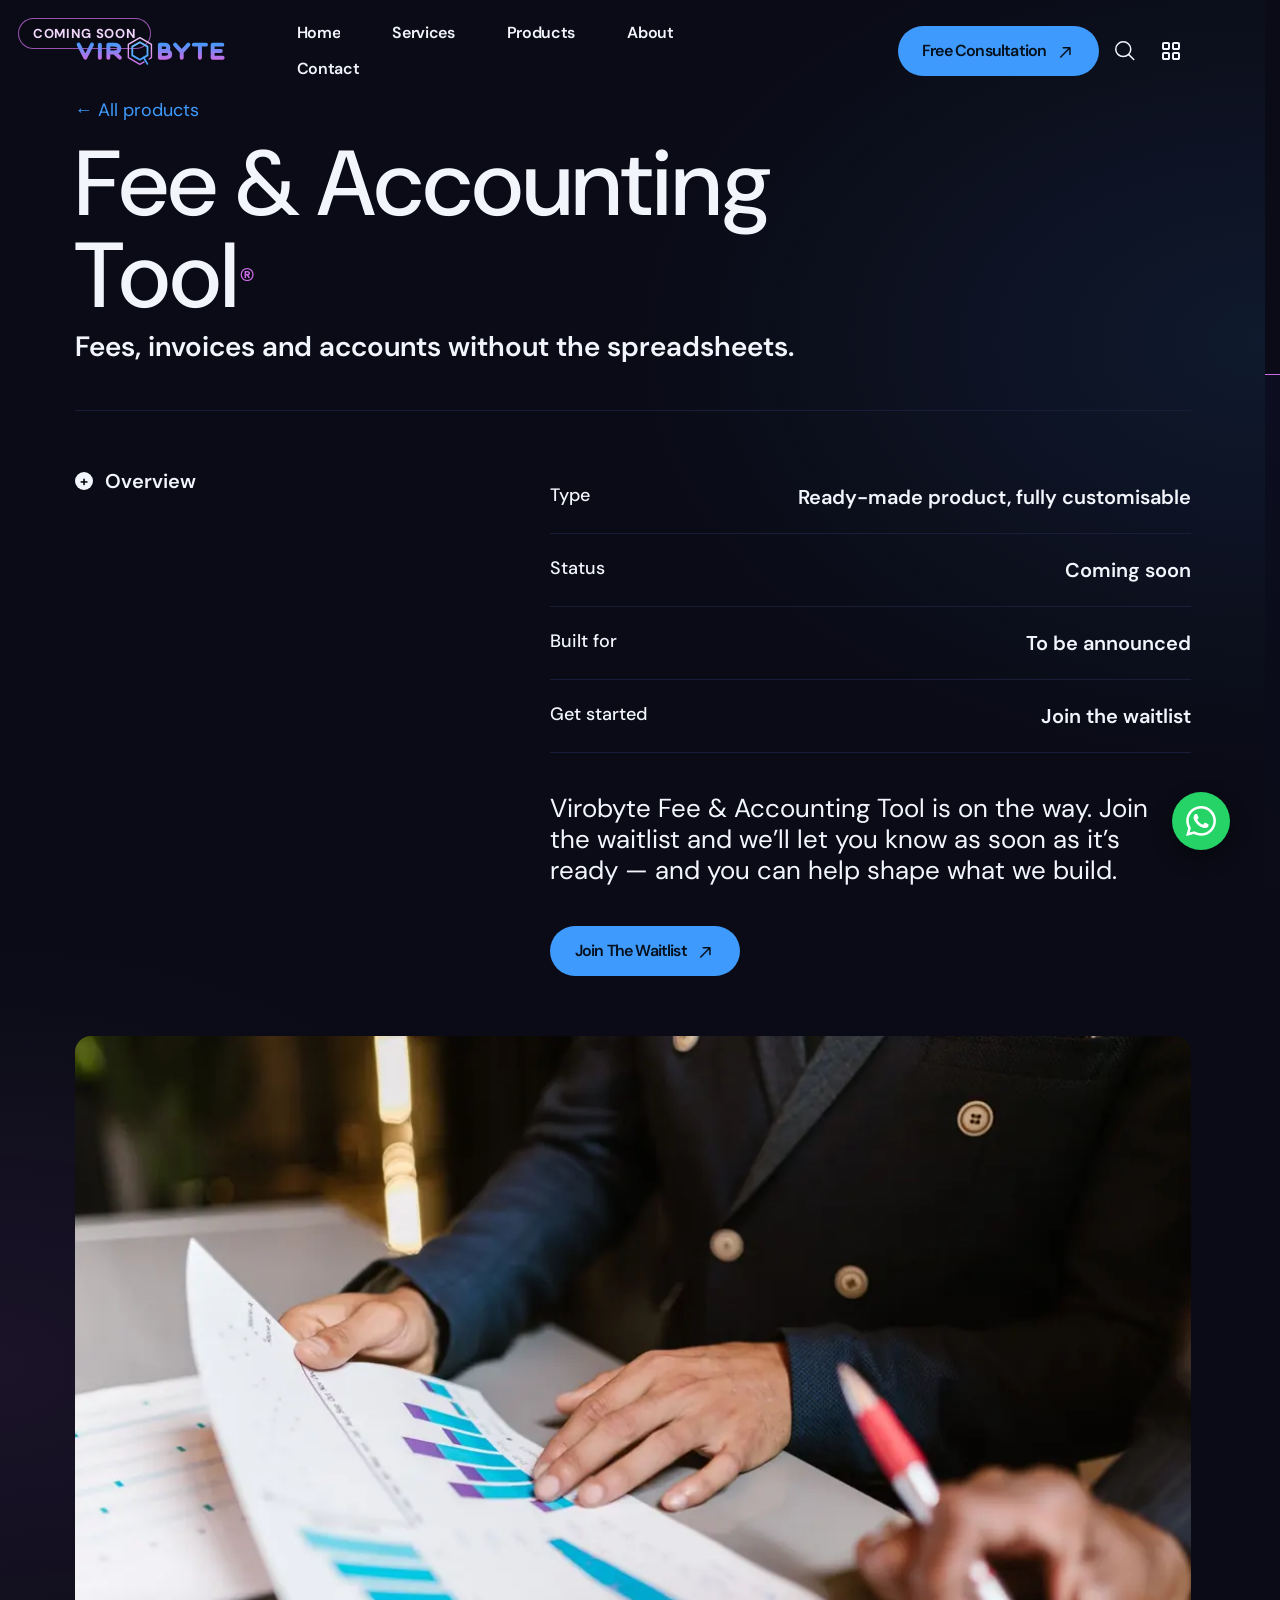
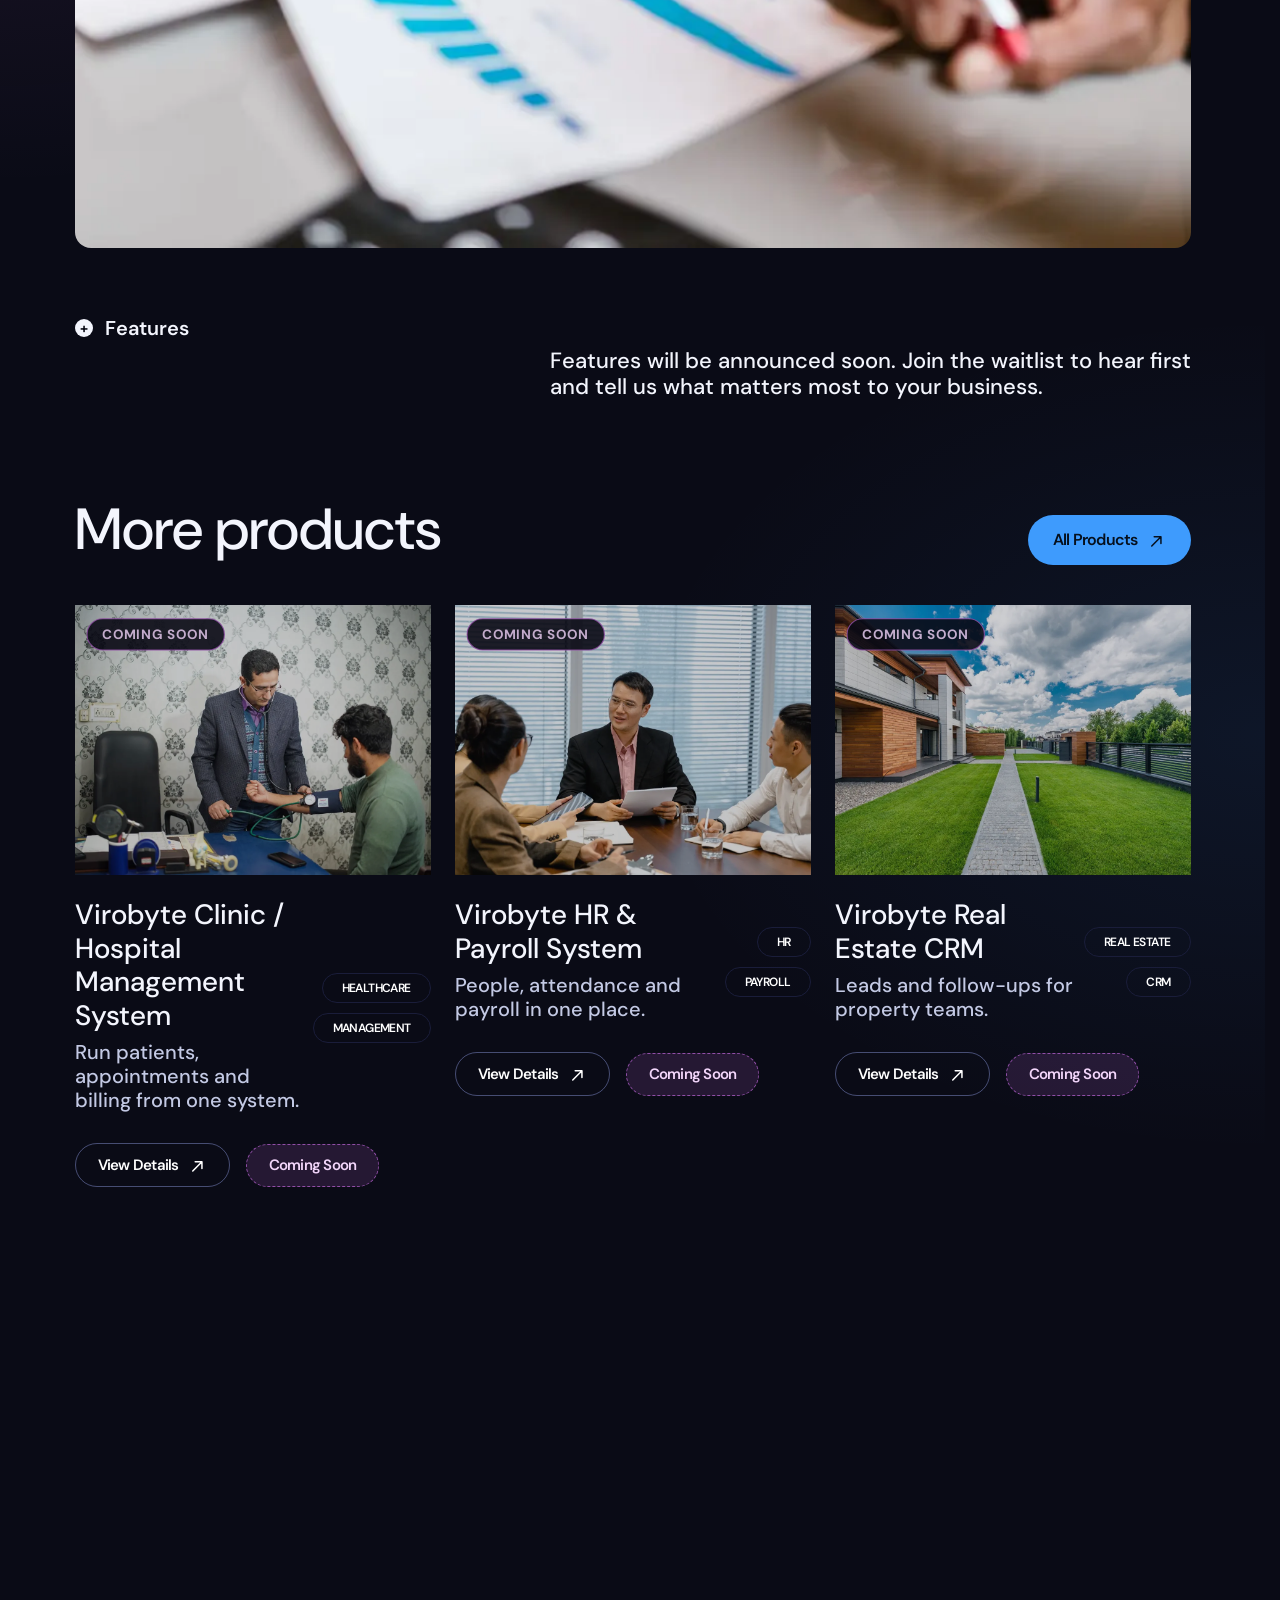
<file: product-fee-accounting.html>
<!doctype html>
<html lang="en" data-bs-theme="dark" class="vb-loading">

<head>
    <!-- prettier-ignore -->
    <meta charset="UTF-8">
    <meta name="viewport" content="width=device-width, initial-scale=1.0">
    <meta http-equiv="x-ua-compatible" content="ie=edge">
    <meta name="theme-color" content="#0f0f0f">
    <meta name="color-scheme" content="dark">
    <meta name="description" content="Fees, invoices and accounts without the spreadsheets. Coming soon — join the waitlist.">
    <title>Virobyte Fee & Accounting Tool | Virobyte</title>
    <!-- Favicon icon-->
    <link rel="shortcut icon" type="image/x-icon" href="assets/imgs/template/logo/virobyte-mark.svg">

    <link rel="preload" href="assets/fonts/dm-sans-latin.woff2" as="font" type="font/woff2" crossorigin>
    <link rel="preload" href="assets/imgs/template/logo/virobyte-mark.svg" as="image">
    <style>
        html{scrollbar-gutter:stable}
        html.vb-loading{overflow:hidden}
        #vb-preloader{position:fixed;inset:0;z-index:2147483000;display:flex;align-items:center;justify-content:center;background:#0a0b16;transition:opacity .6s ease,visibility .6s;animation:vbfail 0s linear 20s forwards}
        #vb-preloader.vb-pl-hide{opacity:0;visibility:hidden;pointer-events:none}
        .vb-pl-inner{display:flex;flex-direction:column;align-items:center;gap:28px;width:min(280px,70vw)}
        .vb-pl-inner img{width:96px;height:auto;animation:vbpl 1.6s ease-in-out infinite}
        .vb-pl-track{width:100%;height:4px;border-radius:4px;background:rgba(160,175,255,.18);overflow:hidden}
        #vb-pl-bar{display:block;height:100%;transform-origin:left;transform:scaleX(.04);background:linear-gradient(90deg,#3e9bfd,#cb6ce6);transition:transform .35s ease}
        @keyframes vbpl{0%,100%{opacity:.7;transform:scale(.96)}50%{opacity:1;transform:scale(1.04)}}
        @keyframes vbfail{to{opacity:0;visibility:hidden;pointer-events:none}}
        @media (prefers-reduced-motion:reduce){.vb-pl-inner img{animation:none}}
    </style>
    <!-- Libs CSS -->
    <link rel="stylesheet" href="assets/css/vendors/carouselTicker.css?v=5d57fa2409">
    <link rel="stylesheet" href="assets/css/vendors/bootstrap.min.css?v=d5a3c524ac">
    <link rel="stylesheet" href="assets/css/vendors/swiper-bundle.min.css?v=3a146c9531">
    <link rel="stylesheet" href="assets/css/vendors/nice-select.css?v=737fc6f583">
    <link rel="stylesheet" href="assets/css/vendors/font-awesome-pro.css?v=0e5b5107dd">
    <link rel="stylesheet" href="assets/css/vendors/magnific-popup.css?v=c03fe8704d">
    <link rel="stylesheet" href="assets/css/vendors/odometer.css?v=8253458e03">
    <link rel="stylesheet" href="assets/css/vendors/spacing.css?v=6e963cc92d">

    <!-- Main CSS -->
    <link rel="stylesheet" href="assets/css/main.css?v=6d40596a18">
</head>

<body class="at-magic-cursor">
    <div id="vb-preloader" role="status" aria-label="Loading Virobyte">
        <div class="vb-pl-inner">
            <img decoding="async" width="100" height="112" src="assets/imgs/template/logo/virobyte-mark.svg" alt="">
            <div class="vb-pl-track"><span id="vb-pl-bar"></span></div>
        </div>
    </div>
    <!-- prettier-ignore -->

    <!--search-form-start -->
    <div class="at-search-body-overlay"></div>
    <div class="at-search-form-toggle">
        <div class="container">
            <div class="row mb-60">
                <div class="col-lg-12">
                    <div class="at-search-top d-flex justify-content-between align-items-center">
                        <div class="at-header-logo at-search-logo">
                            <a href="index.html">
                                <img width="498" height="112" decoding="async" class="vb-logo" src="assets/imgs/template/logo/virobyte-logo.svg" alt="Virobyte">
                            </a>
                        </div>
                        <button class="at-search-close">
                            <i class="fa-light fa-xmark"></i>
                        </button>
                    </div>
                </div>
            </div>
            <div class="row justify-content-center">
                <div class="col-lg-12">
                    <div class="at-search-form">
                        <form action="#">
                            <div class="at-search-form-input">
                                <input type="text" placeholder="Find what you need…" required>
                                <span class="at-search-focus-border"></span>
                                <button class="at-search-form-btn at-btn" type="submit">
                                    <span>
                                        <span class="text-1">Search</span>
                                        <span class="text-2">Search</span>
                                    </span>
                                    <i class="icon-arrow-right">
                                        <svg xmlns="http://www.w3.org/2000/svg" width="14" height="12" viewBox="0 0 14 12" fill="none">
                                            <path d="M8.33333 1L13 5.66667M13 5.66667L8.33333 10.3333M13 5.66667H1" stroke="currentColor" stroke-width="2" stroke-linecap="round" stroke-linejoin="round" />
                                        </svg>
                                        <svg xmlns="http://www.w3.org/2000/svg" width="14" height="12" viewBox="0 0 14 12" fill="none">
                                            <path d="M8.33333 1L13 5.66667M13 5.66667L8.33333 10.3333M13 5.66667H1" stroke="currentColor" stroke-width="2" stroke-linecap="round" stroke-linejoin="round" />
                                        </svg>
                                    </i>
                                </button>
                            </div>
                        </form>
                    </div>
                </div>
                <div class="col-12">
                    <div class="at-categories">
                        <h3 class="at-categories-title">Popular searches</h3>
                        <ul class="at-categories-list">
                            <li><a href="#" class="at-categories-item">Web Development</a></li>
                            <li><a href="#" class="at-categories-item">Mobile Apps</a></li>
                            <li><a href="#" class="at-categories-item">AI Solutions</a></li>
                            <li><a href="#" class="at-categories-item">WhatsApp Automation</a></li>
                            <li><a href="#" class="at-categories-item">Business Automation</a></li>
                            <li><a href="#" class="at-categories-item">ERP & CRM</a></li>
                            <li><a href="#" class="at-categories-item">UI / UX Design</a></li>
                            <li><a href="#" class="at-categories-item">School Manager</a></li>
                            <li><a href="#" class="at-categories-item">POS & Inventory</a></li>
                            <li><a href="#" class="at-categories-item">Data Analytics</a></li>
                            <li><a href="#" class="at-categories-item">Maintenance & Support</a></li>
                            <li><a href="#" class="at-categories-item">Free Consultation</a></li>
                        </ul>
                    </div>
                </div>
            </div>
        </div>
    </div>
    <!-- search-form-end -->
    <header>

        <!-- header 2 area start -->
        <div class="at-header-area at-header-spacing header-transparent">
            <div class="container">
                <div class="row align-items-center">
                    <div class="col-xl-2 col-6">
                        <div class="at-header-logo">
                            <a href="index.html">
                                <img width="498" height="112" decoding="async" class="vb-logo" src="assets/imgs/template/logo/virobyte-logo.svg" alt="Virobyte">
                            </a>
                        </div>
                    </div>
                    <div class="col-xl-6 mx-auto d-none d-xl-flex justify-content-center">
                        <div class="at-main-menu d-inline-flex justify-content-center">
                            <nav class="at-mobile-menu-active">
                                <ul>
                                    <li><a href="index.html">Home</a></li>
                                    <li><a href="index.html#services">Services</a></li>
                                    <li><a href="products.html">Products</a></li>
                                    <li><a href="about.html">About</a></li>
                                    <li><a href="contact.html">Contact</a></li>
                                </ul>
                            </nav>
                        </div>
                    </div>
                    <div class="col-xl-4 col-6">
                        <div class="at-header-right gap-3 d-flex justify-content-end align-items-center">
                            <a class="at-btn px-4 d-none d-xl-inline-flex" href="contact.html">
                                <span>
                                    <span class="text-1 text-capitalize">Free Consultation</span>
                                    <span class="text-2 text-capitalize">Free Consultation</span>
                                </span>
                                <i>
                                    <svg width="11" height="11" viewBox="0 0 11 11" fill="none" xmlns="http://www.w3.org/2000/svg">
                                                <path d="M0.21967 9.40717C-0.0732232 9.70006 -0.0732232 10.1749 0.21967 10.4678C0.512563 10.7607 0.987437 10.7607 1.28033 10.4678L0.21967 9.40717ZM10.6875 0.75C10.6875 0.335786 10.3517 2.97145e-09 9.9375 1.50485e-07L3.1875 -2.70983e-07C2.77329 -2.70983e-07 2.4375 0.335786 2.4375 0.75C2.4375 1.16421 2.77329 1.5 3.1875 1.5H9.1875V7.5C9.1875 7.91421 9.52329 8.25 9.9375 8.25C10.3517 8.25 10.6875 7.91421 10.6875 7.5L10.6875 0.75ZM0.75 9.9375L1.28033 10.4678L10.4678 1.28033L9.9375 0.75L9.40717 0.21967L0.21967 9.40717L0.75 9.9375Z" fill="currentColor" />
                                            </svg>
                                    <svg width="11" height="11" viewBox="0 0 11 11" fill="none" xmlns="http://www.w3.org/2000/svg">
                                                <path d="M0.21967 9.40717C-0.0732232 9.70006 -0.0732232 10.1749 0.21967 10.4678C0.512563 10.7607 0.987437 10.7607 1.28033 10.4678L0.21967 9.40717ZM10.6875 0.75C10.6875 0.335786 10.3517 2.97145e-09 9.9375 1.50485e-07L3.1875 -2.70983e-07C2.77329 -2.70983e-07 2.4375 0.335786 2.4375 0.75C2.4375 1.16421 2.77329 1.5 3.1875 1.5H9.1875V7.5C9.1875 7.91421 9.52329 8.25 9.9375 8.25C10.3517 8.25 10.6875 7.91421 10.6875 7.5L10.6875 0.75ZM0.75 9.9375L1.28033 10.4678L10.4678 1.28033L9.9375 0.75L9.40717 0.21967L0.21967 9.40717L0.75 9.9375Z" fill="currentColor" />
                                            </svg>
                                </i>
                            </a>
                            <button class="at-header-search-btn at-search-click">
                                <svg width="20" height="20" viewBox="0 0 20 20" fill="none" xmlns="http://www.w3.org/2000/svg">
                                    <path d="M18.7508 18.5233L13.5538 13.392M13.5538 13.392C14.9604 12.0032 15.7506 10.1196 15.7506 8.15551C15.7506 6.19144 14.9604 4.30782 13.5538 2.91902C12.1472 1.53022 10.2395 0.75 8.25028 0.75C6.26108 0.75 4.35336 1.53022 2.94678 2.91902C1.54021 4.30782 0.75 6.19144 0.75 8.15551C0.75 10.1196 1.54021 12.0032 2.94678 13.392C4.35336 14.7808 6.26108 15.561 8.25028 15.561C10.2395 15.561 12.1472 14.7808 13.5538 13.392Z" stroke="currentColor" stroke-width="1.5" stroke-linecap="round" stroke-linejoin="round" />
                                </svg>
                            </button>
                            <button class="at-menu-bar at-header-sidebar-btn">
                                <svg xmlns="http://www.w3.org/2000/svg" width="18" height="18" viewBox="0 0 18 18" fill="none">
                                    <path d="M1 2C1 1.73478 1.10536 1.48043 1.29289 1.29289C1.48043 1.10536 1.73478 1 2 1H6C6.26522 1 6.51957 1.10536 6.70711 1.29289C6.89464 1.48043 7 1.73478 7 2V6C7 6.26522 6.89464 6.51957 6.70711 6.70711C6.51957 6.89464 6.26522 7 6 7H2C1.73478 7 1.48043 6.89464 1.29289 6.70711C1.10536 6.51957 1 6.26522 1 6V2ZM11 2C11 1.73478 11.1054 1.48043 11.2929 1.29289C11.4804 1.10536 11.7348 1 12 1H16C16.2652 1 16.5196 1.10536 16.7071 1.29289C16.8946 1.48043 17 1.73478 17 2V6C17 6.26522 16.8946 6.51957 16.7071 6.70711C16.5196 6.89464 16.2652 7 16 7H12C11.7348 7 11.4804 6.89464 11.2929 6.70711C11.1054 6.51957 11 6.26522 11 6V2ZM1 12C1 11.7348 1.10536 11.4804 1.29289 11.2929C1.48043 11.1054 1.73478 11 2 11H6C6.26522 11 6.51957 11.1054 6.70711 11.2929C6.89464 11.4804 7 11.7348 7 12V16C7 16.2652 6.89464 16.5196 6.70711 16.7071C6.51957 16.8946 6.26522 17 6 17H2C1.73478 17 1.48043 16.8946 1.29289 16.7071C1.10536 16.5196 1 16.2652 1 16V12ZM11 12C11 11.7348 11.1054 11.4804 11.2929 11.2929C11.4804 11.1054 11.7348 11 12 11H16C16.2652 11 16.5196 11.1054 16.7071 11.2929C16.8946 11.4804 17 11.7348 17 12V16C17 16.2652 16.8946 16.5196 16.7071 16.7071C16.5196 16.8946 16.2652 17 16 17H12C11.7348 17 11.4804 16.8946 11.2929 16.7071C11.1054 16.5196 11 16.2652 11 16V12Z" stroke="currentColor" stroke-width="2" stroke-linecap="round" stroke-linejoin="round" />
                                </svg>
                            </button>
                        </div>
                    </div>
                </div>
            </div>
        </div>
        <!-- header area end -->

        <!-- sticky-menu-area -->
        <button id="header-sticky" class="at-menu-bar hamburger-sticky-menu" aria-label="Open menu">
            <span>MENU</span>
            <span class="icon">

                <svg xmlns="http://www.w3.org/2000/svg" width="24" height="24" viewBox="0 0 24 24" fill="none">
                    <path d="M4 5C4 4.73478 4.10536 4.48043 4.29289 4.29289C4.48043 4.10536 4.73478 4 5 4H9C9.26522 4 9.51957 4.10536 9.70711 4.29289C9.89464 4.48043 10 4.73478 10 5V9C10 9.26522 9.89464 9.51957 9.70711 9.70711C9.51957 9.89464 9.26522 10 9 10H5C4.73478 10 4.48043 9.89464 4.29289 9.70711C4.10536 9.51957 4 9.26522 4 9V5ZM14 5C14 4.73478 14.1054 4.48043 14.2929 4.29289C14.4804 4.10536 14.7348 4 15 4H19C19.2652 4 19.5196 4.10536 19.7071 4.29289C19.8946 4.48043 20 4.73478 20 5V9C20 9.26522 19.8946 9.51957 19.7071 9.70711C19.5196 9.89464 19.2652 10 19 10H15C14.7348 10 14.4804 9.89464 14.2929 9.70711C14.1054 9.51957 14 9.26522 14 9V5ZM4 15C4 14.7348 4.10536 14.4804 4.29289 14.2929C4.48043 14.1054 4.73478 14 5 14H9C9.26522 14 9.51957 14.1054 9.70711 14.2929C9.89464 14.4804 10 14.7348 10 15V19C10 19.2652 9.89464 19.5196 9.70711 19.7071C9.51957 19.8946 9.26522 20 9 20H5C4.73478 20 4.48043 19.8946 4.29289 19.7071C4.10536 19.5196 4 19.2652 4 19V15ZM14 15C14 14.7348 14.1054 14.4804 14.2929 14.2929C14.4804 14.1054 14.7348 14 15 14H19C19.2652 14 19.5196 14.1054 19.7071 14.2929C19.8946 14.4804 20 14.7348 20 15V19C20 19.2652 19.8946 19.5196 19.7071 19.7071C19.5196 19.8946 19.2652 20 19 20H15C14.7348 20 14.4804 19.8946 14.2929 19.7071C14.1054 19.5196 14 19.2652 14 19V15Z" stroke="currentColor" stroke-width="2" stroke-linecap="round" stroke-linejoin="round" />
                </svg>
            </span>
        </button>
        <!-- sticky-menu-end -->

    </header>
    <!-- at-offcanvus-area-start -->
    <div class="at-offcanvas-area">
        <div class="at-offcanvas">
            <div class="at-offcanvas-top d-flex align-items-center justify-content-between">
                <div class="at-offcanvas-logo">
                    <a href="index.html">
                        <img width="498" height="112" decoding="async" class="vb-logo" src="assets/imgs/template/logo/virobyte-logo.svg" alt="Virobyte">
                    </a>
                </div>
                <div class="at-offcanvas-close-btn">
                    <button class="close-btn">
                        <svg width="37" height="38" viewBox="0 0 37 38" fill="none" xmlns="http://www.w3.org/2000/svg">
                            <path d="M9.19141 9.80762L27.5762 28.1924" stroke="currentColor" stroke-width="1.5" stroke-linecap="round" stroke-linejoin="round" />
                            <path d="M9.19141 28.1924L27.5762 9.80761" stroke="currentColor" stroke-width="1.5" stroke-linecap="round" stroke-linejoin="round" />
                        </svg>
                    </button>
                </div>
            </div>
            <div class="at-offcanvas-content d-none d-xl-block">
                <h3 class="at-offcanvas-title">Hello!</h3>
                <p class="fz-font-lg">Smart software. Real results. We build web apps, mobile apps, WhatsApp automation and AI agents that help your business grow.</p>
            </div>
            <div class="at-offcanvas-menu pb-50">
                <nav></nav>
            </div>
            <div class="at-offcanvas-gallery d-none d-xl-block">
                <div class="sec-2-home-5__avatars-row d-flex gap-2">
                    <div class="sec-2-home-5__avatar-sm at-offcanvas-gallery-img">
                        <img width="300" height="300" decoding="async" class="img-cover" src="assets/imgs/vb/why-1.webp" alt="Virobyte">
                    </div>
                    <div class="sec-2-home-5__avatar-sm at-offcanvas-gallery-img">
                        <img width="300" height="300" decoding="async" class="img-cover" src="assets/imgs/vb/why-2.webp" alt="Virobyte">
                    </div>
                    <div class="sec-2-home-5__avatar-sm at-offcanvas-gallery-img">
                        <img width="300" height="300" decoding="async" class="img-cover" src="assets/imgs/vb/why-3.webp" alt="Virobyte">
                    </div>
                    <div class="sec-2-home-5__avatar-sm at-offcanvas-gallery-img">
                        <img width="300" height="300" decoding="async" class="img-cover" src="assets/imgs/vb/why-4.webp" alt="Virobyte">
                    </div>
                    <div class="sec-2-home-5__avatar-sm at-offcanvas-gallery-img">
                        <img width="300" height="300" decoding="async" class="img-cover" src="assets/imgs/vb/why-5.webp" alt="Virobyte">
                    </div>
                </div>
            </div>
            <div class="at-offcanvas-contact">
                <h4 class="h5 at-offcanvas-title sm">Get in touch</h4>
                <ul>
                    
                    <li><a class="fz-font-lg" href="mailto:virobyte.ai@gmail.com">virobyte.ai@gmail.com</a></li>
                    <li>
                        <a class="fz-font-lg" href="#">
                            Islamabad, Pakistan
                        </a>
                    </li>
                </ul>
            </div>
            <div class="at-offcanvas-social">
                <h3 class="at-offcanvas-title sm">Follow Us</h3>
                <ul class="at-offcanvas-social__grid">
                    <li>
                        <a href="#" class="at-offcanvas-social__link" aria-label="GitHub">
                            <svg xmlns="http://www.w3.org/2000/svg" width="18" height="18" viewBox="0 0 24 24" fill="none" aria-hidden="true">
                                <path d="M12 .297c-6.63 0-12 5.373-12 12 0 5.303 3.438 9.8 8.205 11.385.6.113.82-.258.82-.577 0-.285-.01-1.04-.015-2.04-3.338.724-4.042-1.61-4.042-1.61C4.422 18.07 3.633 17.7 3.633 17.7c-1.087-.744.084-.729.084-.729 1.205.084 1.838 1.236 1.838 1.236 1.07 1.835 2.809 1.305 3.495.998.108-.776.417-1.305.76-1.605-2.665-.3-5.466-1.332-5.466-5.93 0-1.31.465-2.38 1.235-3.22-.135-.303-.54-1.523.105-3.176 0 0 1.005-.322 3.3 1.23.96-.267 1.98-.399 3-.405 1.02.006 2.04.138 3 .405 2.28-1.552 3.285-1.23 3.285-1.23.645 1.653.24 2.873.12 3.176.765.84 1.23 1.91 1.23 3.22 0 4.61-2.805 5.625-5.475 5.92.42.36.81 1.096.81 2.22 0 1.606-.015 2.896-.015 3.286 0 .315.21.69.825.57C20.565 22.092 24 17.592 24 12.297c0-6.627-5.373-12-12-12" fill="currentColor" />
                            </svg>
                            <span>GitHub</span>
                        </a>
                    </li>
                    <li>
                        <a href="https://www.facebook.com/share/1DpUVNxbm4/?mibextid=wwXIfr" target="_blank" rel="noopener noreferrer" class="at-offcanvas-social__link" aria-label="Facebook">
                            <svg xmlns="http://www.w3.org/2000/svg" width="18" height="18" viewBox="0 0 18 18" fill="none" aria-hidden="true">
                                <path d="M12.4024 18V11.0344H14.7347L15.0838 8.3265H12.4024V6.59765C12.4024 5.81364 12.62 5.27934 13.7443 5.27934L15.1783 5.27867V2.85676C14.9302 2.82382 14.0791 2.75006 13.0888 2.75006C11.0213 2.75006 9.606 4.01198 9.606 6.32952V8.3265H7.2677V11.0344H9.606V18H1C0.44772 18 0 17.5523 0 17V1C0 0.44772 0.44772 0 1 0H17C17.5523 0 18 0.44772 18 1V17C18 17.5523 17.5523 18 17 18H12.4024Z" fill="currentColor" />
                            </svg>
                            <span>Facebook</span>
                        </a>
                    </li>
                    <li>
                        <a href="https://www.linkedin.com/company/virobyte/" target="_blank" rel="noopener noreferrer" class="at-offcanvas-social__link" aria-label="LinkedIn">
                            <svg xmlns="http://www.w3.org/2000/svg" width="18" height="18" viewBox="0 0 18 18" fill="none" aria-hidden="true">
                                <path d="M15.3352 15.339H12.6697V11.1622C12.6697 10.1662 12.6495 8.8845 11.2807 8.8845C9.89102 8.8845 9.67872 9.9683 9.67872 11.0887V15.339H7.01322V6.75H9.57372V7.9207H9.60822C9.96602 7.2457 10.836 6.53325 12.1357 6.53325C14.8365 6.53325 15.336 8.3108 15.336 10.6245L15.3352 15.339ZM4.00275 5.57475C3.14475 5.57475 2.4555 4.88025 2.4555 4.026C2.4555 3.1725 3.1455 2.47875 4.00275 2.47875C4.85775 2.47875 5.55075 3.1725 5.55075 4.026C5.55075 4.88025 4.857 5.57475 4.00275 5.57475ZM5.33925 15.339H2.66625V6.75H5.33925V15.339ZM16.6687 0H1.32825C0.594 0 0 0.5805 0 1.29675V16.7033C0 17.4202 0.594 18 1.32825 18H16.6665C17.4 18 18 17.4202 18 16.7033V1.29675C18 0.5805 17.4 0 16.6665 0H16.6687Z" fill="currentColor" />
                            </svg>
                            <span>Linkedin</span>
                        </a>
                    </li>
                    <li>
                        <a href="https://www.instagram.com/viro.byte/" target="_blank" rel="noopener noreferrer" class="at-offcanvas-social__link" aria-label="Instagram">
                            <svg xmlns="http://www.w3.org/2000/svg" width="18" height="18" viewBox="0 0 18 18" fill="none" aria-hidden="true">
                                <path d="M9.92475 0C10.9376 0.00167406 11.4509 0.00703828 11.8945 0.0202418L12.0692 0.025948C12.2709 0.0331213 12.47 0.0421215 12.7101 0.0533719C13.6678 0.0976265 14.3211 0.249129 14.8949 0.471887C15.4881 0.700648 15.9892 1.00966 16.4894 1.50993C16.9889 2.0102 17.298 2.51271 17.5275 3.10448C17.7494 3.67751 17.901 4.33153 17.946 5.28931C17.9567 5.52933 17.9653 5.72841 17.9725 5.93024L17.9781 6.10492C17.9913 6.5484 17.9973 7.06177 17.9992 8.07471L17.9999 8.74577C18 8.82777 18 8.91237 18 8.99967L17.9999 9.25357L17.9994 9.92472C17.9977 10.9376 17.9923 11.451 17.9791 11.8944L17.9734 12.0691C17.9662 12.271 17.9572 12.4701 17.946 12.7101C17.9017 13.6679 17.7494 14.3211 17.5275 14.8949C17.2987 15.4882 16.9889 15.9892 16.4894 16.4895C15.9892 16.989 15.4859 17.298 14.8949 17.5275C14.3211 17.7495 13.6678 17.901 12.7101 17.946C12.47 17.9567 12.2709 17.9654 12.0692 17.9725L11.8945 17.9781C11.4509 17.9914 10.9376 17.9973 9.92475 17.9993L9.25359 18C9.1716 18 9.087 18 8.99969 18H8.7458L8.07464 17.9994C7.06175 17.9977 6.54839 17.9924 6.1049 17.9791L5.93022 17.9734C5.72839 17.9662 5.5293 17.9572 5.2893 17.946C4.33151 17.9018 3.67899 17.7495 3.10448 17.5275C2.51195 17.2988 2.01018 16.989 1.50992 16.4895C1.00965 15.9892 0.701394 15.4859 0.471886 14.8949C0.249129 14.3211 0.0983735 13.6679 0.053372 12.7101C0.0426796 12.4701 0.0339582 12.271 0.026893 12.0691L0.0212318 11.8944C0.00806435 11.451 0.00206123 10.9376 0.000117163 9.92472L0 8.07471C0.00167406 7.06177 0.00702925 6.5484 0.0202327 6.10492L0.0259479 5.93024C0.0331212 5.72841 0.0421216 5.52933 0.053372 5.28931C0.0976175 4.33078 0.249129 3.67825 0.471886 3.10448C0.700638 2.51196 1.00965 2.0102 1.50992 1.50993C2.01018 1.00966 2.51271 0.701396 3.10448 0.471887C3.67825 0.249129 4.33077 0.0983735 5.2893 0.0533719C5.5293 0.0426885 5.72839 0.0339673 5.93022 0.026902L6.1049 0.0212407C6.54839 0.00806417 7.06175 0.00206102 8.07464 0.000116949L9.92475 0ZM8.99969 4.49953C6.51298 4.49953 4.49952 6.51518 4.49952 8.99967C4.49952 11.4864 6.51517 13.4998 8.99969 13.4998C11.4864 13.4998 13.4998 11.4842 13.4998 8.99967C13.4998 6.513 11.4841 4.49953 8.99969 4.49953ZM8.99969 6.2996C10.491 6.2996 11.6998 7.50805 11.6998 8.99967C11.6998 10.4909 10.4913 11.6998 8.99969 11.6998C7.50843 11.6998 6.29958 10.4914 6.29958 8.99967C6.29958 7.50841 7.50798 6.2996 8.99969 6.2996ZM13.7249 3.14949C13.1045 3.14949 12.5998 3.65342 12.5998 4.27376C12.5998 4.89411 13.1037 5.39882 13.7249 5.39882C14.3452 5.39882 14.8499 4.89489 14.8499 4.27376C14.8499 3.65342 14.3443 3.14871 13.7249 3.14949Z" fill="currentColor" />
                            </svg>
                            <span>Instagram</span>
                        </a>
                    </li>
                </ul>
            </div>
        </div>
    </div>
    <div class="body-overlay"></div>
    <!-- at-offcanvus-area-end -->

    
    <div class="px-blur-bottom"></div>
    <!-- Begin magic cursor -->
    <div id="magic-cursor" class="cursor-black-bg">
        <div id="ball"></div>
    </div>
    <!-- End magic cursor -->
    <div id="smooth-wrapper">
        <div id="smooth-content" class="z-index-3">
            <main class="bg-neutral-0">
                <!-- product details -->
                <div class="sec-1-portfolio-details-1 overflow-hidden pt-150 pb-100">
                    <div class="container">
                        <div class="row g-3 align-items-end">
                            <div class="col-md-9">
                                <a href="products.html" class="fz-font-md vb-back">← All products</a>
                                <h1 class="vb-product-title fw-500 mb-2 mt-3">Fee &amp; Accounting Tool<sup class="fw-400">®</sup></h1>
                                <h2 class="h5 fw-600 mb-0">Fees, invoices and accounts without the spreadsheets.</h2>
                            </div>
                            <div class="col-md-3 ms-auto text-md-end">
                                <span class="vb-status vb-status--soon">Coming soon</span>
                            </div>
                            <div class="col-12">
                                <div class="border-bottom-100 pb-30"></div>
                            </div>
                        </div>
                        <div class="row mt-50">
                            <div class="col-lg-5">
                                <div class="sec-2-home-5__card sec-2-home-5__card--list d-flex align-items-center">
                                    <ul class="sec-2-home-5__list list-unstyled mb-0">
                                        <li class="sec-2-home-5__list-item">
                                            <h3 class="h6 mb-0 fw-600">Overview</h3>
                                        </li>
                                    </ul>
                                </div>
                            </div>
                            <div class="col-lg-7">
                                <div class="d-flex justify-content-between gap-4 border-bottom-100 py-4">
                                    <p class="fz-font-md neutral-900 mb-0">Type</p>
                                    <p class="fz-font-lg fw-600 mb-0 neutral-900 text-end">Ready-made product, fully customisable</p>
                                </div>
                                <div class="d-flex justify-content-between gap-4 border-bottom-100 py-4">
                                    <p class="fz-font-md neutral-900 mb-0">Status</p>
                                    <p class="fz-font-lg fw-600 mb-0 neutral-900 text-end">Coming soon</p>
                                </div>
                                <div class="d-flex justify-content-between gap-4 border-bottom-100 py-4">
                                    <p class="fz-font-md neutral-900 mb-0">Built for</p>
                                    <p class="fz-font-lg fw-600 mb-0 neutral-900 text-end">To be announced</p>
                                </div>
                                <div class="d-flex justify-content-between gap-4 border-bottom-100 py-4">
                                    <p class="fz-font-md neutral-900 mb-0">Get started</p>
                                    <p class="fz-font-lg fw-600 mb-0 neutral-900 text-end"><a href="contact.html?topic=Waitlist%3A%20Fee%20%26%20Accounting%20Tool" class="common-underline">Join the waitlist</a></p>
                                </div>
                                <p class="fz-font-2xl fw-400 neutral-900 mt-40">Virobyte Fee &amp; Accounting Tool is on the way. Join the waitlist and we’ll let you know as soon as it’s ready — and you can help shape what we build.</p>
                                <div class="d-flex flex-wrap gap-3 mt-40"><a class="at-btn " href="contact.html?topic=Waitlist%3A%20Fee%20%26%20Accounting%20Tool"><span><span class="text-1 text-capitalize">Join the waitlist</span><span class="text-2 text-capitalize">Join the waitlist</span></span><i><svg width="11" height="11" viewBox="0 0 11 11" fill="none" xmlns="http://www.w3.org/2000/svg"><path d="M0.21967 9.40717C-0.0732232 9.70006 -0.0732232 10.1749 0.21967 10.4678C0.512563 10.7607 0.987437 10.7607 1.28033 10.4678L0.21967 9.40717ZM10.6875 0.75C10.6875 0.335786 10.3517 2.97145e-09 9.9375 1.50485e-07L3.1875 -2.70983e-07C2.77329 -2.70983e-07 2.4375 0.335786 2.4375 0.75C2.4375 1.16421 2.77329 1.5 3.1875 1.5H9.1875V7.5C9.1875 7.91421 9.52329 8.25 9.9375 8.25C10.3517 8.25 10.6875 7.91421 10.6875 7.5L10.6875 0.75ZM0.75 9.9375L1.28033 10.4678L10.4678 1.28033L9.9375 0.75L9.40717 0.21967L0.21967 9.40717L0.75 9.9375Z" fill="currentColor" /></svg><svg width="11" height="11" viewBox="0 0 11 11" fill="none" xmlns="http://www.w3.org/2000/svg"><path d="M0.21967 9.40717C-0.0732232 9.70006 -0.0732232 10.1749 0.21967 10.4678C0.512563 10.7607 0.987437 10.7607 1.28033 10.4678L0.21967 9.40717ZM10.6875 0.75C10.6875 0.335786 10.3517 2.97145e-09 9.9375 1.50485e-07L3.1875 -2.70983e-07C2.77329 -2.70983e-07 2.4375 0.335786 2.4375 0.75C2.4375 1.16421 2.77329 1.5 3.1875 1.5H9.1875V7.5C9.1875 7.91421 9.52329 8.25 9.9375 8.25C10.3517 8.25 10.6875 7.91421 10.6875 7.5L10.6875 0.75ZM0.75 9.9375L1.28033 10.4678L10.4678 1.28033L9.9375 0.75L9.40717 0.21967L0.21967 9.40717L0.75 9.9375Z" fill="currentColor" /></svg></i></a></div>
                            </div>
                        </div>
                    </div>
                    <div class="container pt-60 mb-60">
                        <img width="1100" height="800" decoding="async" class="w-100 rounded-4" src="assets/imgs/vb/pr-fee-accounting-1.webp" alt="Virobyte Fee &amp; Accounting Tool">
                    </div>
                    <div class="container">
                        <div class="row">
                            <div class="col-lg-5">
                                <div class="sec-2-home-5__card sec-2-home-5__card--list d-flex align-items-center">
                                    <ul class="sec-2-home-5__list list-unstyled mb-0">
                                        <li class="sec-2-home-5__list-item">
                                            <h4 class="h6 mb-0 fw-600">Features</h4>
                                        </li>
                                    </ul>
                                </div>
                            </div>
                            <div class="col-lg-7">
                                <p class="fz-font-xl neutral-900 mt-40">Features will be announced soon. Join the waitlist to hear first and tell us what matters most to your business.</p>
                            </div>
                        </div>
                    </div>
                    
                    <div class="container pt-120">
                        <div class="row g-4 align-items-end mb-40">
                            <div class="col-md-8">
                                <h2 class="h1 fw-500 mb-0">More products</h2>
                            </div>
                            <div class="col-md-4 text-md-end">
                                <a class="at-btn " href="products.html"><span><span class="text-1 text-capitalize">All products</span><span class="text-2 text-capitalize">All products</span></span><i><svg width="11" height="11" viewBox="0 0 11 11" fill="none" xmlns="http://www.w3.org/2000/svg"><path d="M0.21967 9.40717C-0.0732232 9.70006 -0.0732232 10.1749 0.21967 10.4678C0.512563 10.7607 0.987437 10.7607 1.28033 10.4678L0.21967 9.40717ZM10.6875 0.75C10.6875 0.335786 10.3517 2.97145e-09 9.9375 1.50485e-07L3.1875 -2.70983e-07C2.77329 -2.70983e-07 2.4375 0.335786 2.4375 0.75C2.4375 1.16421 2.77329 1.5 3.1875 1.5H9.1875V7.5C9.1875 7.91421 9.52329 8.25 9.9375 8.25C10.3517 8.25 10.6875 7.91421 10.6875 7.5L10.6875 0.75ZM0.75 9.9375L1.28033 10.4678L10.4678 1.28033L9.9375 0.75L9.40717 0.21967L0.21967 9.40717L0.75 9.9375Z" fill="currentColor" /></svg><svg width="11" height="11" viewBox="0 0 11 11" fill="none" xmlns="http://www.w3.org/2000/svg"><path d="M0.21967 9.40717C-0.0732232 9.70006 -0.0732232 10.1749 0.21967 10.4678C0.512563 10.7607 0.987437 10.7607 1.28033 10.4678L0.21967 9.40717ZM10.6875 0.75C10.6875 0.335786 10.3517 2.97145e-09 9.9375 1.50485e-07L3.1875 -2.70983e-07C2.77329 -2.70983e-07 2.4375 0.335786 2.4375 0.75C2.4375 1.16421 2.77329 1.5 3.1875 1.5H9.1875V7.5C9.1875 7.91421 9.52329 8.25 9.9375 8.25C10.3517 8.25 10.6875 7.91421 10.6875 7.5L10.6875 0.75ZM0.75 9.9375L1.28033 10.4678L10.4678 1.28033L9.9375 0.75L9.40717 0.21967L0.21967 9.40717L0.75 9.9375Z" fill="currentColor" /></svg></i></a>
                            </div>
                        </div>
                        <div class="row g-4">
<div class="mg-portfolio-item anim-zoomin-wrap col-lg-4 col-md-6" data-category="soon">
    <div class="mg-portfolio-thumb anim-zoomin not-hide-cursor p-relative">
        <a class="cursor-hide" href="product-clinic-hospital-system.html">
            <img width="1200" height="910" decoding="async" class="w-100" src="assets/imgs/vb/pc-clinic-hospital-system.webp" alt="Virobyte Clinic / Hospital Management System" />
        </a>
        <span class="vb-status vb-status--soon">Coming soon</span>
    </div>
    <div class="mg-portfolio-content cs-portfolio-content d-flex align-items-center flex-wrap flex-md-nowrap justify-content-between">
        <div class="w-md-75">
            <h3 class="h5 cs-portfolio-title mr-20 at-ff-sequel-semi-bold">
                <a href="product-clinic-hospital-system.html" class="vb-card-title">Virobyte Clinic / Hospital Management System</a>
            </h3>
            <p class="fz-font-lg neutral-500">Run patients, appointments and billing from one system.</p>
        </div>
        <div class="cs-portfolio-tag">
            <ul class="d-flex justify-content-md-end flex-wrap text-nowrap"><li><a href="product-clinic-hospital-system.html">healthcare</a></li><li><a href="product-clinic-hospital-system.html">management</a></li></ul>
        </div>
    </div>
    <div class="vb-card-actions d-flex flex-wrap align-items-center gap-3 pt-3">
        <a class="at-btn vb-details-btn btn-sm" href="product-clinic-hospital-system.html"><span><span class="text-1 text-capitalize">View details</span><span class="text-2 text-capitalize">View details</span></span><i><svg width="11" height="11" viewBox="0 0 11 11" fill="none" xmlns="http://www.w3.org/2000/svg"><path d="M0.21967 9.40717C-0.0732232 9.70006 -0.0732232 10.1749 0.21967 10.4678C0.512563 10.7607 0.987437 10.7607 1.28033 10.4678L0.21967 9.40717ZM10.6875 0.75C10.6875 0.335786 10.3517 2.97145e-09 9.9375 1.50485e-07L3.1875 -2.70983e-07C2.77329 -2.70983e-07 2.4375 0.335786 2.4375 0.75C2.4375 1.16421 2.77329 1.5 3.1875 1.5H9.1875V7.5C9.1875 7.91421 9.52329 8.25 9.9375 8.25C10.3517 8.25 10.6875 7.91421 10.6875 7.5L10.6875 0.75ZM0.75 9.9375L1.28033 10.4678L10.4678 1.28033L9.9375 0.75L9.40717 0.21967L0.21967 9.40717L0.75 9.9375Z" fill="currentColor" /></svg><svg width="11" height="11" viewBox="0 0 11 11" fill="none" xmlns="http://www.w3.org/2000/svg"><path d="M0.21967 9.40717C-0.0732232 9.70006 -0.0732232 10.1749 0.21967 10.4678C0.512563 10.7607 0.987437 10.7607 1.28033 10.4678L0.21967 9.40717ZM10.6875 0.75C10.6875 0.335786 10.3517 2.97145e-09 9.9375 1.50485e-07L3.1875 -2.70983e-07C2.77329 -2.70983e-07 2.4375 0.335786 2.4375 0.75C2.4375 1.16421 2.77329 1.5 3.1875 1.5H9.1875V7.5C9.1875 7.91421 9.52329 8.25 9.9375 8.25C10.3517 8.25 10.6875 7.91421 10.6875 7.5L10.6875 0.75ZM0.75 9.9375L1.28033 10.4678L10.4678 1.28033L9.9375 0.75L9.40717 0.21967L0.21967 9.40717L0.75 9.9375Z" fill="currentColor" /></svg></i></a>
        <span class="at-btn vb-soon-btn" aria-disabled="true">Coming soon</span>
    </div>
</div>
<div class="mg-portfolio-item anim-zoomin-wrap col-lg-4 col-md-6" data-category="soon">
    <div class="mg-portfolio-thumb anim-zoomin not-hide-cursor p-relative">
        <a class="cursor-hide" href="product-hr-payroll.html">
            <img width="1200" height="910" decoding="async" class="w-100" src="assets/imgs/vb/pc-hr-payroll.webp" alt="Virobyte HR &amp; Payroll System" />
        </a>
        <span class="vb-status vb-status--soon">Coming soon</span>
    </div>
    <div class="mg-portfolio-content cs-portfolio-content d-flex align-items-center flex-wrap flex-md-nowrap justify-content-between">
        <div class="w-md-75">
            <h3 class="h5 cs-portfolio-title mr-20 at-ff-sequel-semi-bold">
                <a href="product-hr-payroll.html" class="vb-card-title">Virobyte HR &amp; Payroll System</a>
            </h3>
            <p class="fz-font-lg neutral-500">People, attendance and payroll in one place.</p>
        </div>
        <div class="cs-portfolio-tag">
            <ul class="d-flex justify-content-md-end flex-wrap text-nowrap"><li><a href="product-hr-payroll.html">hr</a></li><li><a href="product-hr-payroll.html">payroll</a></li></ul>
        </div>
    </div>
    <div class="vb-card-actions d-flex flex-wrap align-items-center gap-3 pt-3">
        <a class="at-btn vb-details-btn btn-sm" href="product-hr-payroll.html"><span><span class="text-1 text-capitalize">View details</span><span class="text-2 text-capitalize">View details</span></span><i><svg width="11" height="11" viewBox="0 0 11 11" fill="none" xmlns="http://www.w3.org/2000/svg"><path d="M0.21967 9.40717C-0.0732232 9.70006 -0.0732232 10.1749 0.21967 10.4678C0.512563 10.7607 0.987437 10.7607 1.28033 10.4678L0.21967 9.40717ZM10.6875 0.75C10.6875 0.335786 10.3517 2.97145e-09 9.9375 1.50485e-07L3.1875 -2.70983e-07C2.77329 -2.70983e-07 2.4375 0.335786 2.4375 0.75C2.4375 1.16421 2.77329 1.5 3.1875 1.5H9.1875V7.5C9.1875 7.91421 9.52329 8.25 9.9375 8.25C10.3517 8.25 10.6875 7.91421 10.6875 7.5L10.6875 0.75ZM0.75 9.9375L1.28033 10.4678L10.4678 1.28033L9.9375 0.75L9.40717 0.21967L0.21967 9.40717L0.75 9.9375Z" fill="currentColor" /></svg><svg width="11" height="11" viewBox="0 0 11 11" fill="none" xmlns="http://www.w3.org/2000/svg"><path d="M0.21967 9.40717C-0.0732232 9.70006 -0.0732232 10.1749 0.21967 10.4678C0.512563 10.7607 0.987437 10.7607 1.28033 10.4678L0.21967 9.40717ZM10.6875 0.75C10.6875 0.335786 10.3517 2.97145e-09 9.9375 1.50485e-07L3.1875 -2.70983e-07C2.77329 -2.70983e-07 2.4375 0.335786 2.4375 0.75C2.4375 1.16421 2.77329 1.5 3.1875 1.5H9.1875V7.5C9.1875 7.91421 9.52329 8.25 9.9375 8.25C10.3517 8.25 10.6875 7.91421 10.6875 7.5L10.6875 0.75ZM0.75 9.9375L1.28033 10.4678L10.4678 1.28033L9.9375 0.75L9.40717 0.21967L0.21967 9.40717L0.75 9.9375Z" fill="currentColor" /></svg></i></a>
        <span class="at-btn vb-soon-btn" aria-disabled="true">Coming soon</span>
    </div>
</div>
<div class="mg-portfolio-item anim-zoomin-wrap col-lg-4 col-md-6" data-category="soon">
    <div class="mg-portfolio-thumb anim-zoomin not-hide-cursor p-relative">
        <a class="cursor-hide" href="product-real-estate-crm.html">
            <img width="1200" height="910" decoding="async" class="w-100" src="assets/imgs/vb/pc-real-estate-crm.webp" alt="Virobyte Real Estate CRM" />
        </a>
        <span class="vb-status vb-status--soon">Coming soon</span>
    </div>
    <div class="mg-portfolio-content cs-portfolio-content d-flex align-items-center flex-wrap flex-md-nowrap justify-content-between">
        <div class="w-md-75">
            <h3 class="h5 cs-portfolio-title mr-20 at-ff-sequel-semi-bold">
                <a href="product-real-estate-crm.html" class="vb-card-title">Virobyte Real Estate CRM</a>
            </h3>
            <p class="fz-font-lg neutral-500">Leads and follow-ups for property teams.</p>
        </div>
        <div class="cs-portfolio-tag">
            <ul class="d-flex justify-content-md-end flex-wrap text-nowrap"><li><a href="product-real-estate-crm.html">real estate</a></li><li><a href="product-real-estate-crm.html">crm</a></li></ul>
        </div>
    </div>
    <div class="vb-card-actions d-flex flex-wrap align-items-center gap-3 pt-3">
        <a class="at-btn vb-details-btn btn-sm" href="product-real-estate-crm.html"><span><span class="text-1 text-capitalize">View details</span><span class="text-2 text-capitalize">View details</span></span><i><svg width="11" height="11" viewBox="0 0 11 11" fill="none" xmlns="http://www.w3.org/2000/svg"><path d="M0.21967 9.40717C-0.0732232 9.70006 -0.0732232 10.1749 0.21967 10.4678C0.512563 10.7607 0.987437 10.7607 1.28033 10.4678L0.21967 9.40717ZM10.6875 0.75C10.6875 0.335786 10.3517 2.97145e-09 9.9375 1.50485e-07L3.1875 -2.70983e-07C2.77329 -2.70983e-07 2.4375 0.335786 2.4375 0.75C2.4375 1.16421 2.77329 1.5 3.1875 1.5H9.1875V7.5C9.1875 7.91421 9.52329 8.25 9.9375 8.25C10.3517 8.25 10.6875 7.91421 10.6875 7.5L10.6875 0.75ZM0.75 9.9375L1.28033 10.4678L10.4678 1.28033L9.9375 0.75L9.40717 0.21967L0.21967 9.40717L0.75 9.9375Z" fill="currentColor" /></svg><svg width="11" height="11" viewBox="0 0 11 11" fill="none" xmlns="http://www.w3.org/2000/svg"><path d="M0.21967 9.40717C-0.0732232 9.70006 -0.0732232 10.1749 0.21967 10.4678C0.512563 10.7607 0.987437 10.7607 1.28033 10.4678L0.21967 9.40717ZM10.6875 0.75C10.6875 0.335786 10.3517 2.97145e-09 9.9375 1.50485e-07L3.1875 -2.70983e-07C2.77329 -2.70983e-07 2.4375 0.335786 2.4375 0.75C2.4375 1.16421 2.77329 1.5 3.1875 1.5H9.1875V7.5C9.1875 7.91421 9.52329 8.25 9.9375 8.25C10.3517 8.25 10.6875 7.91421 10.6875 7.5L10.6875 0.75ZM0.75 9.9375L1.28033 10.4678L10.4678 1.28033L9.9375 0.75L9.40717 0.21967L0.21967 9.40717L0.75 9.9375Z" fill="currentColor" /></svg></i></a>
        <span class="at-btn vb-soon-btn" aria-disabled="true">Coming soon</span>
    </div>
</div>
                        </div>
                    </div>
                </div>
            </main>
            <!-- Footer placeholder to maintain scroll height -->
            <div class="footer-placeholder"></div>
        </div>
        <!-- prettier-ignore -->
        <!-- Footer 2 -->
        <footer id="contact" class="footer-fixed-bottom bg-neutral-950 changeless">
            <div class="at-footer-area mp-footer-style mp-footer-style-2 pt-120 pb-0">
                <div class="container">
                    <!-- Top section: Logo + Contact | Nav | Follow Us + Social -->
                    <div class="row g-5 pb-md-5 pb-2">
                        <div class="col-lg-4">
                            <div class="d-flex flex-wrap align-items-start gap-5">
                                <div class="at-header-logo">
                                    <a href="index.html">
                                        <img width="498" height="112" decoding="async" class="vb-logo" src="assets/imgs/template/logo/virobyte-logo.svg" alt="Virobyte">
                                    </a>
                                </div>
                                <div class="d-flex flex-column gap-3">
                                    
                                    <p class="h6 text-white mb-2">
                                        <a href="mailto:virobyte.ai@gmail.com" class="text-white text-decoration-none">virobyte.ai@gmail.com</a>
                                    </p>
                                    <p class="h6 text-white mb-0">
                                        Islamabad, Pakistan
                                    </p>
                                </div>
                            </div>
                        </div>
                        <div class="col-lg-4 col-md-6 mx-auto">
                            <div class="at-footer-widget alt-footer-link-item-wrap row">
                                <div class="alt-footer-link-item col-6">
                                    <ul>
                                        <li class="mb-15"><a href="index.html">Home</a></li>
                                        <li class="mb-15"><a href="index.html#services">Services</a></li>
                                        <li class="mb-15"><a href="products.html">Products</a></li>
                                        <li class="mb-15"><a href="about.html">About</a></li>
                                        <li class="mb-15"><a href="contact.html">Contact</a></li>
                                    </ul>
                                </div>
                                <div class="alt-footer-link-item col-6">
                                    <ul>
                                        <li class="mb-15"><a href="#">Privacy Policy</a></li>
                                        <li class="mb-15"><a href="#">Terms</a></li>
                                        <li class="mb-15"><a href="contact.html">Free Consultation</a></li>
                                    </ul>
                                </div>
                            </div>
                        </div>
                        <div class="col-lg-3 col-md-6 flex-column justify-content-lg-end d-none d-md-flex">
                            <p class="footer-2-follow-label text-white opacity-50 text-uppercase small mb-3">Follow Us</p>
                            <div class="at-footer-widget at-footer-link">
                                <div class="at-hero-social">
                                    <a href="https://www.linkedin.com/company/virobyte/" target="_blank" rel="noopener noreferrer">
                                        LinkedIn
                                        <svg xmlns="http://www.w3.org/2000/svg" width="9" height="10" viewBox="0 0 9 10" fill="none">
                                            <path d="M5.62494 9.99994L0.562517 10L0.5625 8.75003L4.49994 8.74996L4.5 2.39273L2.27828 4.86124L1.48278 3.97739L5.0625 0L8.64225 3.97739L7.84676 4.86124L5.625 2.3927L5.62494 9.99994Z" fill="currentColor" />
                                        </svg>
                                    </a>
                                    <a href="https://www.facebook.com/share/1DpUVNxbm4/?mibextid=wwXIfr" target="_blank" rel="noopener noreferrer">
                                        Facebook
                                        <svg xmlns="http://www.w3.org/2000/svg" width="9" height="10" viewBox="0 0 9 10" fill="none">
                                            <path d="M5.62494 9.99994L0.562517 10L0.5625 8.75003L4.49994 8.74996L4.5 2.39273L2.27828 4.86124L1.48278 3.97739L5.0625 0L8.64225 3.97739L7.84676 4.86124L5.625 2.3927L5.62494 9.99994Z" fill="currentColor" />
                                        </svg>
                                    </a>
                                    <a href="https://www.instagram.com/viro.byte/" target="_blank" rel="noopener noreferrer">
                                        Instagram
                                        <svg xmlns="http://www.w3.org/2000/svg" width="9" height="10" viewBox="0 0 9 10" fill="none">
                                            <path d="M5.62494 9.99994L0.562517 10L0.5625 8.75003L4.49994 8.74996L4.5 2.39273L2.27828 4.86124L1.48278 3.97739L5.0625 0L8.64225 3.97739L7.84676 4.86124L5.625 2.3927L5.62494 9.99994Z" fill="currentColor" />
                                        </svg>
                                    </a>
                                    <a href="#">
                                        GitHub
                                        <svg xmlns="http://www.w3.org/2000/svg" width="9" height="10" viewBox="0 0 9 10" fill="none">
                                            <path d="M5.62494 9.99994L0.562517 10L0.5625 8.75003L4.49994 8.74996L4.5 2.39273L2.27828 4.86124L1.48278 3.97739L5.0625 0L8.64225 3.97739L7.84676 4.86124L5.625 2.3927L5.62494 9.99994Z" fill="currentColor" />
                                        </svg>
                                    </a>
                                </div>
                            </div>
                        </div>
                    </div>

                    <!-- Divider -->
                    <div class="footer-2-border pt-40 pb-40">
                        <!-- Bottom section: Copyright | Let's Build + Hours | Service tags -->
                        <div class="row align-items-end g-4">
                            <div class="col-lg-10 col-md-8">
                                <span class="at-footer-copyright">Virobyte © 2026. All rights reserved.</span>
                                <div class="at-title-anim overflow-hidden">
                                    <h2 class="footer-2-connect-title text-white mb-0 at-title-text text-scale-anim">Let's Build</h2>
                                </div>
                            </div>
                            <div class="col-lg-2 col-md-4 text-end">
                                <div class="d-flex flex-wrap align-items-end gap-4 gap-md-5 mb-3">
                                    <div class="footer-2-hours text-white">
                                        <span class="d-block fz-font-md opacity-50">Mon–Sat</span>
                                        <h3 class="h5 fw-400 common-white">10am - 7pm</h3>
                                    </div>
                                </div>

                            </div>
                        </div>
                        <div class="row d-none d-md-block">
                            <div class="col-12">
                                <ul class="d-flex flex-wrap gap-lg-4 gap-2 ps-3 pt-4 pb-2">
                                    <li>
                                        <div class="at-btn at-btn-border-white border-0 ps-2 pe-2 py-0 common-white opacity-50 bg-transparent rounded-0">
                                            <span>
                                                <span class="text-1">Web Development</span>
                                                <span class="text-2">Web Development</span>
                                            </span>
                                            <i>
                                                <svg width="11" height="11" viewBox="0 0 11 11" fill="none" xmlns="http://www.w3.org/2000/svg">
                                                    <path d="M0.21967 9.40717C-0.0732232 9.70006 -0.0732232 10.1749 0.21967 10.4678C0.512563 10.7607 0.987437 10.7607 1.28033 10.4678L0.21967 9.40717ZM10.6875 0.75C10.6875 0.335786 10.3517 2.97145e-09 9.9375 1.50485e-07L3.1875 -2.70983e-07C2.77329 -2.70983e-07 2.4375 0.335786 2.4375 0.75C2.4375 1.16421 2.77329 1.5 3.1875 1.5H9.1875V7.5C9.1875 7.91421 9.52329 8.25 9.9375 8.25C10.3517 8.25 10.6875 7.91421 10.6875 7.5L10.6875 0.75ZM0.75 9.9375L1.28033 10.4678L10.4678 1.28033L9.9375 0.75L9.40717 0.21967L0.21967 9.40717L0.75 9.9375Z" fill="currentColor" />
                                                </svg>
                                                <svg width="11" height="11" viewBox="0 0 11 11" fill="none" xmlns="http://www.w3.org/2000/svg">
                                                    <path d="M0.21967 9.40717C-0.0732232 9.70006 -0.0732232 10.1749 0.21967 10.4678C0.512563 10.7607 0.987437 10.7607 1.28033 10.4678L0.21967 9.40717ZM10.6875 0.75C10.6875 0.335786 10.3517 2.97145e-09 9.9375 1.50485e-07L3.1875 -2.70983e-07C2.77329 -2.70983e-07 2.4375 0.335786 2.4375 0.75C2.4375 1.16421 2.77329 1.5 3.1875 1.5H9.1875V7.5C9.1875 7.91421 9.52329 8.25 9.9375 8.25C10.3517 8.25 10.6875 7.91421 10.6875 7.5L10.6875 0.75ZM0.75 9.9375L1.28033 10.4678L10.4678 1.28033L9.9375 0.75L9.40717 0.21967L0.21967 9.40717L0.75 9.9375Z" fill="currentColor" />
                                                </svg>
                                            </i>
                                        </div>
                                    </li>
                                    <li>
                                        <div class="at-btn at-btn-border-white border-0 ps-2 pe-2 py-0 common-white opacity-50 bg-transparent rounded-0">
                                            <span>
                                                <span class="text-1">AI Solutions</span>
                                                <span class="text-2">AI Solutions</span>
                                            </span>
                                            <i>
                                                <svg width="11" height="11" viewBox="0 0 11 11" fill="none" xmlns="http://www.w3.org/2000/svg">
                                                    <path d="M0.21967 9.40717C-0.0732232 9.70006 -0.0732232 10.1749 0.21967 10.4678C0.512563 10.7607 0.987437 10.7607 1.28033 10.4678L0.21967 9.40717ZM10.6875 0.75C10.6875 0.335786 10.3517 2.97145e-09 9.9375 1.50485e-07L3.1875 -2.70983e-07C2.77329 -2.70983e-07 2.4375 0.335786 2.4375 0.75C2.4375 1.16421 2.77329 1.5 3.1875 1.5H9.1875V7.5C9.1875 7.91421 9.52329 8.25 9.9375 8.25C10.3517 8.25 10.6875 7.91421 10.6875 7.5L10.6875 0.75ZM0.75 9.9375L1.28033 10.4678L10.4678 1.28033L9.9375 0.75L9.40717 0.21967L0.21967 9.40717L0.75 9.9375Z" fill="currentColor" />
                                                </svg>
                                                <svg width="11" height="11" viewBox="0 0 11 11" fill="none" xmlns="http://www.w3.org/2000/svg">
                                                    <path d="M0.21967 9.40717C-0.0732232 9.70006 -0.0732232 10.1749 0.21967 10.4678C0.512563 10.7607 0.987437 10.7607 1.28033 10.4678L0.21967 9.40717ZM10.6875 0.75C10.6875 0.335786 10.3517 2.97145e-09 9.9375 1.50485e-07L3.1875 -2.70983e-07C2.77329 -2.70983e-07 2.4375 0.335786 2.4375 0.75C2.4375 1.16421 2.77329 1.5 3.1875 1.5H9.1875V7.5C9.1875 7.91421 9.52329 8.25 9.9375 8.25C10.3517 8.25 10.6875 7.91421 10.6875 7.5L10.6875 0.75ZM0.75 9.9375L1.28033 10.4678L10.4678 1.28033L9.9375 0.75L9.40717 0.21967L0.21967 9.40717L0.75 9.9375Z" fill="currentColor" />
                                                </svg>
                                            </i>
                                        </div>
                                    </li>
                                    <li>
                                        <div class="at-btn at-btn-border-white border-0 ps-2 pe-2 py-0 common-white opacity-50 bg-transparent rounded-0">
                                            <span>
                                                <span class="text-1">WhatsApp Automation</span>
                                                <span class="text-2">WhatsApp Automation</span>
                                            </span>
                                            <i>
                                                <svg width="11" height="11" viewBox="0 0 11 11" fill="none" xmlns="http://www.w3.org/2000/svg">
                                                    <path d="M0.21967 9.40717C-0.0732232 9.70006 -0.0732232 10.1749 0.21967 10.4678C0.512563 10.7607 0.987437 10.7607 1.28033 10.4678L0.21967 9.40717ZM10.6875 0.75C10.6875 0.335786 10.3517 2.97145e-09 9.9375 1.50485e-07L3.1875 -2.70983e-07C2.77329 -2.70983e-07 2.4375 0.335786 2.4375 0.75C2.4375 1.16421 2.77329 1.5 3.1875 1.5H9.1875V7.5C9.1875 7.91421 9.52329 8.25 9.9375 8.25C10.3517 8.25 10.6875 7.91421 10.6875 7.5L10.6875 0.75ZM0.75 9.9375L1.28033 10.4678L10.4678 1.28033L9.9375 0.75L9.40717 0.21967L0.21967 9.40717L0.75 9.9375Z" fill="currentColor" />
                                                </svg>
                                                <svg width="11" height="11" viewBox="0 0 11 11" fill="none" xmlns="http://www.w3.org/2000/svg">
                                                    <path d="M0.21967 9.40717C-0.0732232 9.70006 -0.0732232 10.1749 0.21967 10.4678C0.512563 10.7607 0.987437 10.7607 1.28033 10.4678L0.21967 9.40717ZM10.6875 0.75C10.6875 0.335786 10.3517 2.97145e-09 9.9375 1.50485e-07L3.1875 -2.70983e-07C2.77329 -2.70983e-07 2.4375 0.335786 2.4375 0.75C2.4375 1.16421 2.77329 1.5 3.1875 1.5H9.1875V7.5C9.1875 7.91421 9.52329 8.25 9.9375 8.25C10.3517 8.25 10.6875 7.91421 10.6875 7.5L10.6875 0.75ZM0.75 9.9375L1.28033 10.4678L10.4678 1.28033L9.9375 0.75L9.40717 0.21967L0.21967 9.40717L0.75 9.9375Z" fill="currentColor" />
                                                </svg>
                                            </i>
                                        </div>
                                    </li>
                                    <li>
                                        <div class="at-btn at-btn-border-white border-0 ps-2 pe-2 py-0 common-white opacity-50 bg-transparent rounded-0">
                                            <span>
                                                <span class="text-1">ERP & CRM</span>
                                                <span class="text-2">ERP & CRM</span>
                                            </span>
                                            <i>
                                                <svg width="11" height="11" viewBox="0 0 11 11" fill="none" xmlns="http://www.w3.org/2000/svg">
                                                    <path d="M0.21967 9.40717C-0.0732232 9.70006 -0.0732232 10.1749 0.21967 10.4678C0.512563 10.7607 0.987437 10.7607 1.28033 10.4678L0.21967 9.40717ZM10.6875 0.75C10.6875 0.335786 10.3517 2.97145e-09 9.9375 1.50485e-07L3.1875 -2.70983e-07C2.77329 -2.70983e-07 2.4375 0.335786 2.4375 0.75C2.4375 1.16421 2.77329 1.5 3.1875 1.5H9.1875V7.5C9.1875 7.91421 9.52329 8.25 9.9375 8.25C10.3517 8.25 10.6875 7.91421 10.6875 7.5L10.6875 0.75ZM0.75 9.9375L1.28033 10.4678L10.4678 1.28033L9.9375 0.75L9.40717 0.21967L0.21967 9.40717L0.75 9.9375Z" fill="currentColor" />
                                                </svg>
                                                <svg width="11" height="11" viewBox="0 0 11 11" fill="none" xmlns="http://www.w3.org/2000/svg">
                                                    <path d="M0.21967 9.40717C-0.0732232 9.70006 -0.0732232 10.1749 0.21967 10.4678C0.512563 10.7607 0.987437 10.7607 1.28033 10.4678L0.21967 9.40717ZM10.6875 0.75C10.6875 0.335786 10.3517 2.97145e-09 9.9375 1.50485e-07L3.1875 -2.70983e-07C2.77329 -2.70983e-07 2.4375 0.335786 2.4375 0.75C2.4375 1.16421 2.77329 1.5 3.1875 1.5H9.1875V7.5C9.1875 7.91421 9.52329 8.25 9.9375 8.25C10.3517 8.25 10.6875 7.91421 10.6875 7.5L10.6875 0.75ZM0.75 9.9375L1.28033 10.4678L10.4678 1.28033L9.9375 0.75L9.40717 0.21967L0.21967 9.40717L0.75 9.9375Z" fill="currentColor" />
                                                </svg>
                                            </i>
                                        </div>
                                    </li>
                                </ul>
                            </div>
                        </div>
                    </div>
                </div>
            </div>
        </footer>
    </div>
    <!-- whatsapp float -->
    <a class="vb-wa" href="https://wa.me/923126932175?text=Hello%20Virobyte%2C%20I%27d%20like%20to%20know%20more%20about%20your%20services." target="_blank" rel="noopener noreferrer" aria-label="Chat with Virobyte on WhatsApp"><svg viewBox="0 0 24 24" aria-hidden="true" focusable="false"><path d="M17.472 14.382c-.297-.149-1.758-.867-2.03-.967-.273-.099-.471-.148-.67.15-.197.297-.767.966-.94 1.164-.173.199-.347.223-.644.075-.297-.15-1.255-.463-2.39-1.475-.883-.788-1.48-1.761-1.653-2.059-.173-.297-.018-.458.13-.606.134-.133.298-.347.446-.52.149-.174.198-.298.298-.497.099-.198.05-.371-.025-.52-.075-.149-.669-1.612-.916-2.207-.242-.579-.487-.5-.669-.51-.173-.008-.371-.01-.57-.01-.198 0-.52.074-.792.372-.272.297-1.04 1.016-1.04 2.479 0 1.462 1.065 2.875 1.213 3.074.149.198 2.096 3.2 5.077 4.487.709.306 1.262.489 1.694.625.712.227 1.36.195 1.871.118.571-.085 1.758-.719 2.006-1.413.248-.694.248-1.289.173-1.413-.074-.124-.272-.198-.57-.347m-5.421 7.403h-.004a9.87 9.87 0 01-5.031-1.378l-.361-.214-3.741.982.998-3.648-.235-.374a9.86 9.86 0 01-1.51-5.26c.001-5.45 4.436-9.884 9.888-9.884 2.64 0 5.122 1.03 6.988 2.898a9.825 9.825 0 012.893 6.994c-.003 5.45-4.437 9.884-9.885 9.884m8.413-18.297A11.815 11.815 0 0012.05 0C5.495 0 .16 5.335.157 11.892c0 2.096.547 4.142 1.588 5.945L.057 24l6.305-1.654a11.882 11.882 0 005.683 1.448h.005c6.554 0 11.89-5.335 11.893-11.893a11.821 11.821 0 00-3.48-8.413Z"/></svg></a>
    <!-- back to top start -->
    <div class="back-to-top-wrapper">
        <button id="back_to_top" type="button" class="back-to-top-btn">
            <svg width="12" height="7" viewBox="0 0 12 7" fill="none" xmlns="http://www.w3.org/2000/svg">
                <path d="M11 6L6 1L1 6" stroke="currentColor" stroke-width="1.5" stroke-linecap="round" stroke-linejoin="round" />
            </svg>
        </button>
    </div>
    <!-- back to top end -->
    <!-- Libs JS -->
    <script src="assets/js/vendors/color-modes.js?v=5600883d86"></script>
    <script src="assets/js/vendors/jquery-3.7.1.min.js?v=c9a1b0aa01"></script>
    <script src="assets/js/vendors/plugin.js?v=4666c5eb6c"></script>
    <script src="assets/js/vendors/bootstrap.min.js?v=2fd7478041"></script>
    <script src="assets/js/vendors/swiper-bundle.min.js?v=c95cabe532"></script>
    <script src="assets/js/vendors/jquery.carouselTicker.min.js?v=7c9b25390f"></script>
    <script src="assets/js/vendors/jquery.magnific-popup.min.js?v=b37d7edf99"></script>
    <script src="assets/js/vendors/jquery.odometer.min.js?v=c35fce96f1"></script>
    <script src="assets/js/vendors/jquery.appear.js?v=d18fe7c86d"></script>
    <script src="assets/js/vendors/jquery.elevatezoom.js?v=0f318a2776"></script>
    <script src="assets/js/vendors/nice-select.js?v=4e2def5093"></script>
    <script src="assets/js/vendors/parallax.js?v=33762a42b6"></script>
    <script src="assets/js/vendors/ripple-2.js?v=c670c45b58"></script>
    <script src="assets/js/vendors/imagesloaded-pkgd.js?v=171ad1299a"></script>
    <script src="assets/js/vendors/isotope.pkgd.min.js?v=5fb7c19c9c"></script>
    <script src="assets/js/vendors/image-hover-effects.js?v=3ec9e79b2c"></script>
    <script>
    (function () {
        // Start the animation scripts only when fonts + images are in, so every measurement
        // (SplitText lines, ScrollTrigger pins) is taken on the final layout.
        var root = document.documentElement, pl = document.getElementById('vb-preloader'), bar = document.getElementById('vb-pl-bar');
        var booted = false, fontsOk = false, loaded = false;
        var imgs = [].slice.call(document.images), total = imgs.length || 1, done = 0;
        function prog() { if (bar) bar.style.transform = 'scaleX(' + Math.max(0.04, Math.min(1, done / total) * 0.92) + ')'; }
        imgs.forEach(function (i) {
            if (i.complete) { done++; return; }
            i.addEventListener('load', function () { done++; prog(); });
            i.addEventListener('error', function () { done++; prog(); });
        });
        prog();
        function add(src, cb) {
            var s = document.createElement('script');
            s.src = src; s.onload = cb; s.onerror = cb;
            document.body.appendChild(s);
        }
        function watch() {
            // safety net: if layout height changes late, re-measure the scroll animations
            if (!('ResizeObserver' in window) || !window.ScrollTrigger) return;
            var last = document.documentElement.scrollHeight, t;
            new ResizeObserver(function () {
                var h = document.documentElement.scrollHeight;
                if (Math.abs(h - last) < 3) return;
                clearTimeout(t);
                t = setTimeout(function () { ScrollTrigger.refresh(); last = document.documentElement.scrollHeight; }, 250);
            }).observe(document.body);
        }
        function reveal() {
            if (bar) bar.style.transform = 'scaleX(1)';
            root.classList.remove('vb-loading');
            if (pl) { pl.classList.add('vb-pl-hide'); setTimeout(function () { pl.remove(); }, 800); }
            watch();
            // arriving via index.html#services etc.: jump once layout (pin spacing) is final
            if (location.hash && location.hash.length > 1) {
                var tgt = null;
                try { tgt = document.querySelector(location.hash); } catch (err) {}
                if (tgt) window.scrollTo({ top: tgt.getBoundingClientRect().top + window.pageYOffset, behavior: 'instant' });
            }
        }
        function equalizeStack() {
            // services stack: every card gets the height of the tallest one, so cards underneath
            // can never poke out below the top card (differs per card on narrow screens)
            var items = document.querySelectorAll('.at-service-area .scroll-section .item');
            if (!items.length) return;
            [].forEach.call(items, function (i) { i.style.minHeight = ''; });
            var max = 0;
            [].forEach.call(items, function (i) { max = Math.max(max, i.getBoundingClientRect().height); });
            [].forEach.call(items, function (i) { i.style.minHeight = Math.ceil(max) + 'px'; });
        }
        var lastW = window.innerWidth, rt;
        window.addEventListener('resize', function () {
            if (window.innerWidth === lastW) return; // ignore mobile toolbar (height-only) resizes
            lastW = window.innerWidth;
            clearTimeout(rt);
            rt = setTimeout(function () { equalizeStack(); if (window.ScrollTrigger) ScrollTrigger.refresh(); }, 250);
        });
        function boot() {
            if (booted) return;
            booted = true;
            equalizeStack();
            add('assets/js/at-cursor.js?v=5ff4e4350c', function () {
                add('assets/js/main.js?v=d8abcfe0cd', function () {
                    requestAnimationFrame(function () {
                        equalizeStack(); // text is split into lines now: re-measure
                        if (window.ScrollTrigger) { ScrollTrigger.sort(); ScrollTrigger.refresh(); }
                        reveal();
                    });
                });
            });
        }
        function check() { if (fontsOk && loaded) boot(); }
        if (document.fonts && document.fonts.load) {
            Promise.all([document.fonts.load('400 16px "DM Sans"'), document.fonts.load('700 16px "DM Sans"'), document.fonts.ready])
                .then(function () { fontsOk = true; check(); }, function () { fontsOk = true; check(); });
        } else { fontsOk = true; }
        if (document.readyState === 'complete') { loaded = true; check(); }
        else window.addEventListener('load', function () { loaded = true; check(); });
        setTimeout(function () { fontsOk = true; loaded = true; boot(); }, 15000); // failsafe on very slow links
    })();
    </script>
<script>
    (function () {
        // perf: pause the background video while it is off-screen
        var v = document.querySelector('video');
        if (v && 'IntersectionObserver' in window) {
            new IntersectionObserver(function (e) {
                var on = e[e.length - 1].isIntersecting;
                if (on) { var p = v.play(); if (p && p.catch) p.catch(function () {}); } else { v.pause(); }
            }).observe(v);
        }
        // perf/fix (native scroll): re-sort triggers so pin spacing from the services stack is applied before later sections
        window.addEventListener('load', function () {
            setTimeout(function () { if (window.ScrollTrigger) { ScrollTrigger.sort(); ScrollTrigger.refresh(); } }, 150);
        });
        // one menu overlay (side panel): close it when a link inside it is chosen (same-page anchors do not reload)
        document.addEventListener('click', function (e) {
            var a = e.target.closest && e.target.closest('.at-offcanvas a[href]');
            if (!a) return;
            var c = document.querySelector('.at-offcanvas .close-btn');
            if (c) setTimeout(function () { c.click(); }, 60);
        });
    })();
    </script>
</body>

</html>
</file>
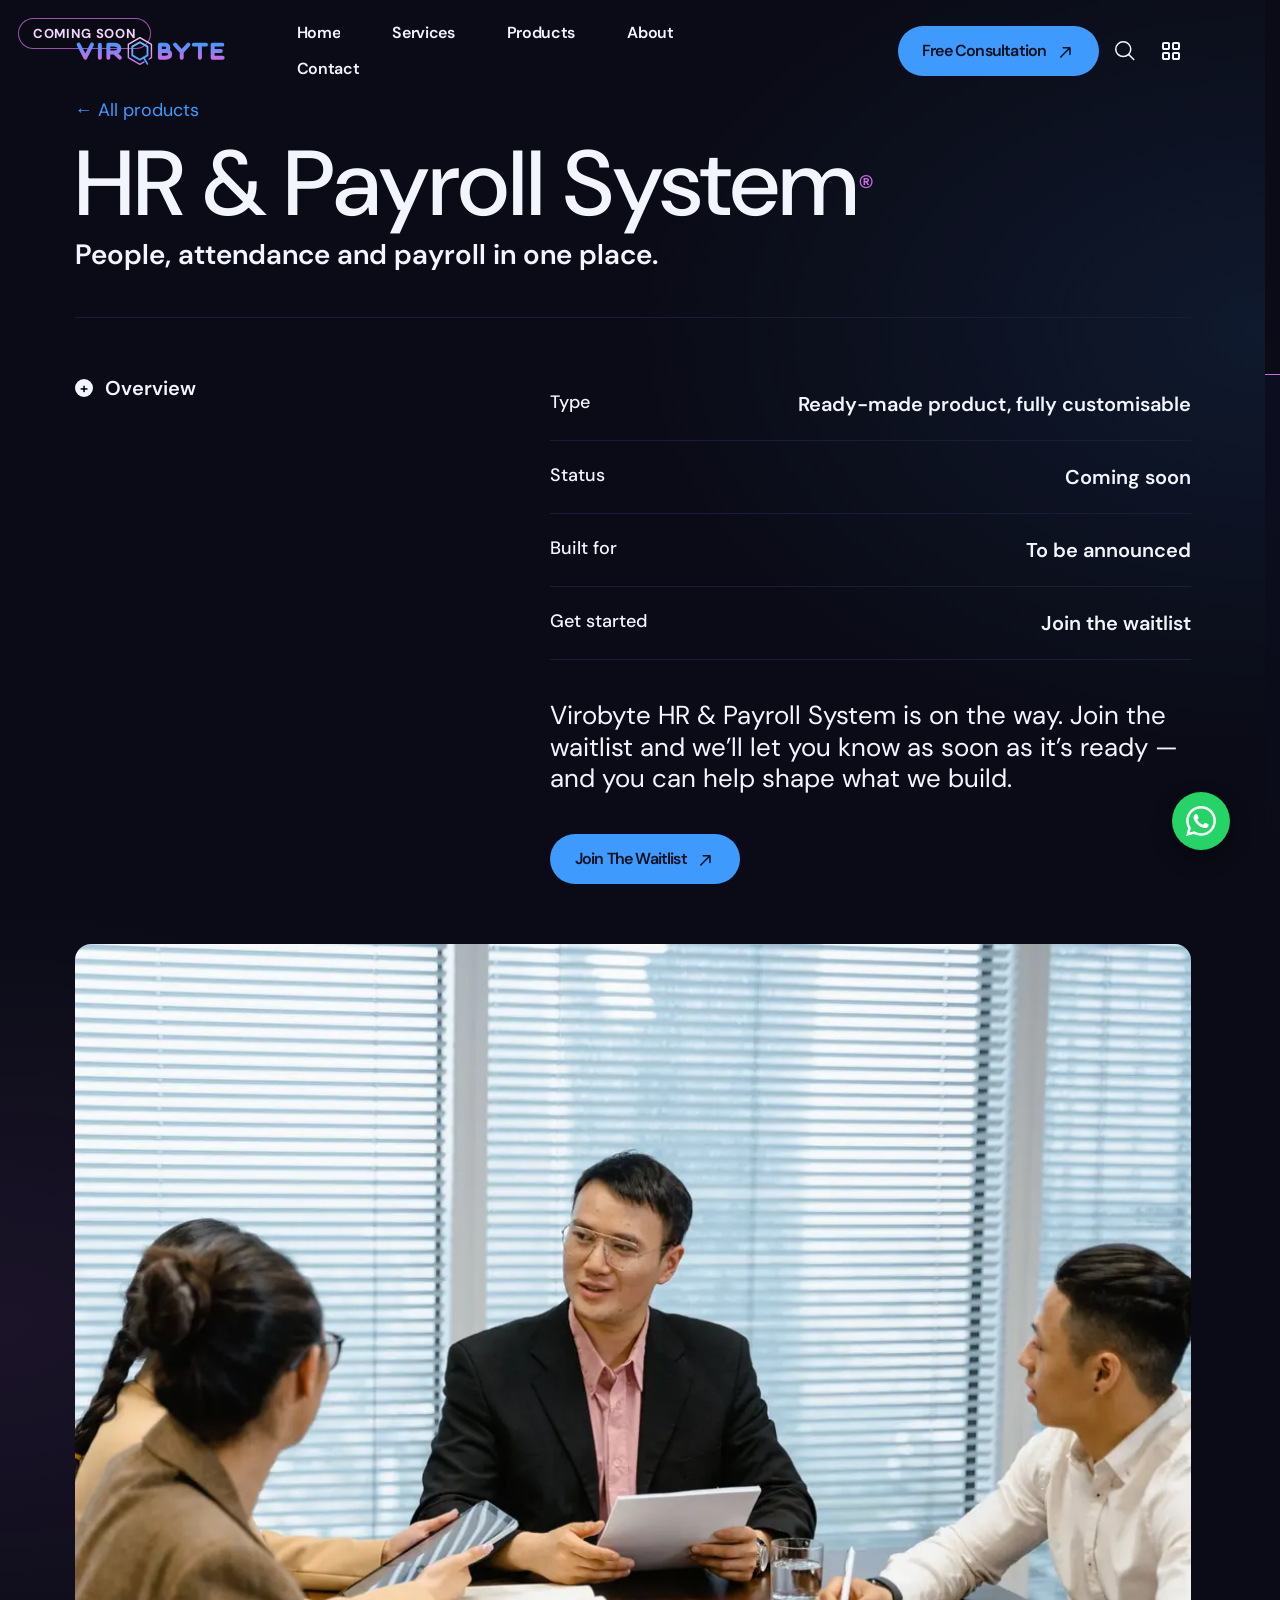
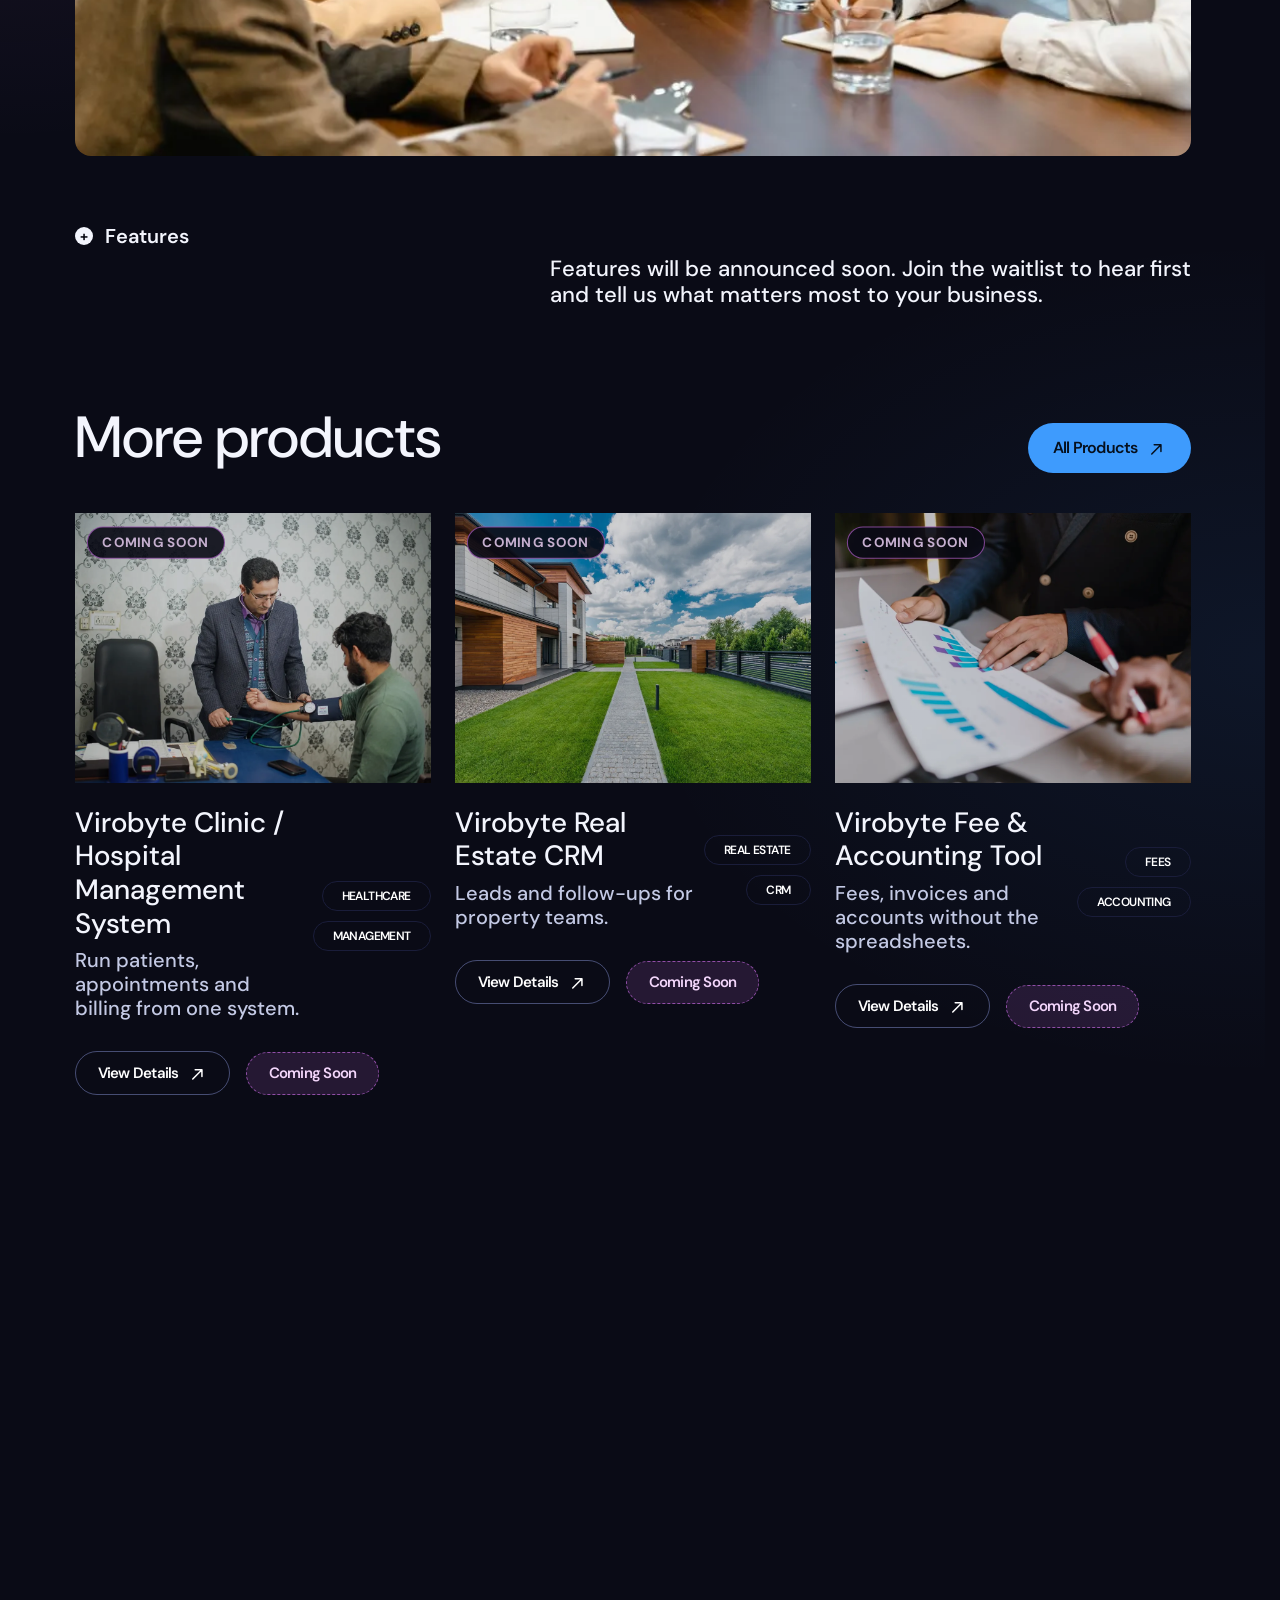
<file: product-hr-payroll.html>
<!doctype html>
<html lang="en" data-bs-theme="dark" class="vb-loading">

<head>
    <!-- prettier-ignore -->
    <meta charset="UTF-8">
    <meta name="viewport" content="width=device-width, initial-scale=1.0">
    <meta http-equiv="x-ua-compatible" content="ie=edge">
    <meta name="theme-color" content="#0f0f0f">
    <meta name="color-scheme" content="dark">
    <meta name="description" content="People, attendance and payroll in one place. Coming soon — join the waitlist.">
    <title>Virobyte HR & Payroll System | Virobyte</title>
    <!-- Favicon icon-->
    <link rel="shortcut icon" type="image/x-icon" href="assets/imgs/template/logo/virobyte-mark.svg">

    <link rel="preload" href="assets/fonts/dm-sans-latin.woff2" as="font" type="font/woff2" crossorigin>
    <link rel="preload" href="assets/imgs/template/logo/virobyte-mark.svg" as="image">
    <style>
        html{scrollbar-gutter:stable}
        html.vb-loading{overflow:hidden}
        #vb-preloader{position:fixed;inset:0;z-index:2147483000;display:flex;align-items:center;justify-content:center;background:#0a0b16;transition:opacity .6s ease,visibility .6s;animation:vbfail 0s linear 20s forwards}
        #vb-preloader.vb-pl-hide{opacity:0;visibility:hidden;pointer-events:none}
        .vb-pl-inner{display:flex;flex-direction:column;align-items:center;gap:28px;width:min(280px,70vw)}
        .vb-pl-inner img{width:96px;height:auto;animation:vbpl 1.6s ease-in-out infinite}
        .vb-pl-track{width:100%;height:4px;border-radius:4px;background:rgba(160,175,255,.18);overflow:hidden}
        #vb-pl-bar{display:block;height:100%;transform-origin:left;transform:scaleX(.04);background:linear-gradient(90deg,#3e9bfd,#cb6ce6);transition:transform .35s ease}
        @keyframes vbpl{0%,100%{opacity:.7;transform:scale(.96)}50%{opacity:1;transform:scale(1.04)}}
        @keyframes vbfail{to{opacity:0;visibility:hidden;pointer-events:none}}
        @media (prefers-reduced-motion:reduce){.vb-pl-inner img{animation:none}}
    </style>
    <!-- Libs CSS -->
    <link rel="stylesheet" href="assets/css/vendors/carouselTicker.css?v=5d57fa2409">
    <link rel="stylesheet" href="assets/css/vendors/bootstrap.min.css?v=d5a3c524ac">
    <link rel="stylesheet" href="assets/css/vendors/swiper-bundle.min.css?v=3a146c9531">
    <link rel="stylesheet" href="assets/css/vendors/nice-select.css?v=737fc6f583">
    <link rel="stylesheet" href="assets/css/vendors/font-awesome-pro.css?v=0e5b5107dd">
    <link rel="stylesheet" href="assets/css/vendors/magnific-popup.css?v=c03fe8704d">
    <link rel="stylesheet" href="assets/css/vendors/odometer.css?v=8253458e03">
    <link rel="stylesheet" href="assets/css/vendors/spacing.css?v=6e963cc92d">

    <!-- Main CSS -->
    <link rel="stylesheet" href="assets/css/main.css?v=6d40596a18">
</head>

<body class="at-magic-cursor">
    <div id="vb-preloader" role="status" aria-label="Loading Virobyte">
        <div class="vb-pl-inner">
            <img decoding="async" width="100" height="112" src="assets/imgs/template/logo/virobyte-mark.svg" alt="">
            <div class="vb-pl-track"><span id="vb-pl-bar"></span></div>
        </div>
    </div>
    <!-- prettier-ignore -->

    <!--search-form-start -->
    <div class="at-search-body-overlay"></div>
    <div class="at-search-form-toggle">
        <div class="container">
            <div class="row mb-60">
                <div class="col-lg-12">
                    <div class="at-search-top d-flex justify-content-between align-items-center">
                        <div class="at-header-logo at-search-logo">
                            <a href="index.html">
                                <img width="498" height="112" decoding="async" class="vb-logo" src="assets/imgs/template/logo/virobyte-logo.svg" alt="Virobyte">
                            </a>
                        </div>
                        <button class="at-search-close">
                            <i class="fa-light fa-xmark"></i>
                        </button>
                    </div>
                </div>
            </div>
            <div class="row justify-content-center">
                <div class="col-lg-12">
                    <div class="at-search-form">
                        <form action="#">
                            <div class="at-search-form-input">
                                <input type="text" placeholder="Find what you need…" required>
                                <span class="at-search-focus-border"></span>
                                <button class="at-search-form-btn at-btn" type="submit">
                                    <span>
                                        <span class="text-1">Search</span>
                                        <span class="text-2">Search</span>
                                    </span>
                                    <i class="icon-arrow-right">
                                        <svg xmlns="http://www.w3.org/2000/svg" width="14" height="12" viewBox="0 0 14 12" fill="none">
                                            <path d="M8.33333 1L13 5.66667M13 5.66667L8.33333 10.3333M13 5.66667H1" stroke="currentColor" stroke-width="2" stroke-linecap="round" stroke-linejoin="round" />
                                        </svg>
                                        <svg xmlns="http://www.w3.org/2000/svg" width="14" height="12" viewBox="0 0 14 12" fill="none">
                                            <path d="M8.33333 1L13 5.66667M13 5.66667L8.33333 10.3333M13 5.66667H1" stroke="currentColor" stroke-width="2" stroke-linecap="round" stroke-linejoin="round" />
                                        </svg>
                                    </i>
                                </button>
                            </div>
                        </form>
                    </div>
                </div>
                <div class="col-12">
                    <div class="at-categories">
                        <h3 class="at-categories-title">Popular searches</h3>
                        <ul class="at-categories-list">
                            <li><a href="#" class="at-categories-item">Web Development</a></li>
                            <li><a href="#" class="at-categories-item">Mobile Apps</a></li>
                            <li><a href="#" class="at-categories-item">AI Solutions</a></li>
                            <li><a href="#" class="at-categories-item">WhatsApp Automation</a></li>
                            <li><a href="#" class="at-categories-item">Business Automation</a></li>
                            <li><a href="#" class="at-categories-item">ERP & CRM</a></li>
                            <li><a href="#" class="at-categories-item">UI / UX Design</a></li>
                            <li><a href="#" class="at-categories-item">School Manager</a></li>
                            <li><a href="#" class="at-categories-item">POS & Inventory</a></li>
                            <li><a href="#" class="at-categories-item">Data Analytics</a></li>
                            <li><a href="#" class="at-categories-item">Maintenance & Support</a></li>
                            <li><a href="#" class="at-categories-item">Free Consultation</a></li>
                        </ul>
                    </div>
                </div>
            </div>
        </div>
    </div>
    <!-- search-form-end -->
    <header>

        <!-- header 2 area start -->
        <div class="at-header-area at-header-spacing header-transparent">
            <div class="container">
                <div class="row align-items-center">
                    <div class="col-xl-2 col-6">
                        <div class="at-header-logo">
                            <a href="index.html">
                                <img width="498" height="112" decoding="async" class="vb-logo" src="assets/imgs/template/logo/virobyte-logo.svg" alt="Virobyte">
                            </a>
                        </div>
                    </div>
                    <div class="col-xl-6 mx-auto d-none d-xl-flex justify-content-center">
                        <div class="at-main-menu d-inline-flex justify-content-center">
                            <nav class="at-mobile-menu-active">
                                <ul>
                                    <li><a href="index.html">Home</a></li>
                                    <li><a href="index.html#services">Services</a></li>
                                    <li><a href="products.html">Products</a></li>
                                    <li><a href="about.html">About</a></li>
                                    <li><a href="contact.html">Contact</a></li>
                                </ul>
                            </nav>
                        </div>
                    </div>
                    <div class="col-xl-4 col-6">
                        <div class="at-header-right gap-3 d-flex justify-content-end align-items-center">
                            <a class="at-btn px-4 d-none d-xl-inline-flex" href="contact.html">
                                <span>
                                    <span class="text-1 text-capitalize">Free Consultation</span>
                                    <span class="text-2 text-capitalize">Free Consultation</span>
                                </span>
                                <i>
                                    <svg width="11" height="11" viewBox="0 0 11 11" fill="none" xmlns="http://www.w3.org/2000/svg">
                                                <path d="M0.21967 9.40717C-0.0732232 9.70006 -0.0732232 10.1749 0.21967 10.4678C0.512563 10.7607 0.987437 10.7607 1.28033 10.4678L0.21967 9.40717ZM10.6875 0.75C10.6875 0.335786 10.3517 2.97145e-09 9.9375 1.50485e-07L3.1875 -2.70983e-07C2.77329 -2.70983e-07 2.4375 0.335786 2.4375 0.75C2.4375 1.16421 2.77329 1.5 3.1875 1.5H9.1875V7.5C9.1875 7.91421 9.52329 8.25 9.9375 8.25C10.3517 8.25 10.6875 7.91421 10.6875 7.5L10.6875 0.75ZM0.75 9.9375L1.28033 10.4678L10.4678 1.28033L9.9375 0.75L9.40717 0.21967L0.21967 9.40717L0.75 9.9375Z" fill="currentColor" />
                                            </svg>
                                    <svg width="11" height="11" viewBox="0 0 11 11" fill="none" xmlns="http://www.w3.org/2000/svg">
                                                <path d="M0.21967 9.40717C-0.0732232 9.70006 -0.0732232 10.1749 0.21967 10.4678C0.512563 10.7607 0.987437 10.7607 1.28033 10.4678L0.21967 9.40717ZM10.6875 0.75C10.6875 0.335786 10.3517 2.97145e-09 9.9375 1.50485e-07L3.1875 -2.70983e-07C2.77329 -2.70983e-07 2.4375 0.335786 2.4375 0.75C2.4375 1.16421 2.77329 1.5 3.1875 1.5H9.1875V7.5C9.1875 7.91421 9.52329 8.25 9.9375 8.25C10.3517 8.25 10.6875 7.91421 10.6875 7.5L10.6875 0.75ZM0.75 9.9375L1.28033 10.4678L10.4678 1.28033L9.9375 0.75L9.40717 0.21967L0.21967 9.40717L0.75 9.9375Z" fill="currentColor" />
                                            </svg>
                                </i>
                            </a>
                            <button class="at-header-search-btn at-search-click">
                                <svg width="20" height="20" viewBox="0 0 20 20" fill="none" xmlns="http://www.w3.org/2000/svg">
                                    <path d="M18.7508 18.5233L13.5538 13.392M13.5538 13.392C14.9604 12.0032 15.7506 10.1196 15.7506 8.15551C15.7506 6.19144 14.9604 4.30782 13.5538 2.91902C12.1472 1.53022 10.2395 0.75 8.25028 0.75C6.26108 0.75 4.35336 1.53022 2.94678 2.91902C1.54021 4.30782 0.75 6.19144 0.75 8.15551C0.75 10.1196 1.54021 12.0032 2.94678 13.392C4.35336 14.7808 6.26108 15.561 8.25028 15.561C10.2395 15.561 12.1472 14.7808 13.5538 13.392Z" stroke="currentColor" stroke-width="1.5" stroke-linecap="round" stroke-linejoin="round" />
                                </svg>
                            </button>
                            <button class="at-menu-bar at-header-sidebar-btn">
                                <svg xmlns="http://www.w3.org/2000/svg" width="18" height="18" viewBox="0 0 18 18" fill="none">
                                    <path d="M1 2C1 1.73478 1.10536 1.48043 1.29289 1.29289C1.48043 1.10536 1.73478 1 2 1H6C6.26522 1 6.51957 1.10536 6.70711 1.29289C6.89464 1.48043 7 1.73478 7 2V6C7 6.26522 6.89464 6.51957 6.70711 6.70711C6.51957 6.89464 6.26522 7 6 7H2C1.73478 7 1.48043 6.89464 1.29289 6.70711C1.10536 6.51957 1 6.26522 1 6V2ZM11 2C11 1.73478 11.1054 1.48043 11.2929 1.29289C11.4804 1.10536 11.7348 1 12 1H16C16.2652 1 16.5196 1.10536 16.7071 1.29289C16.8946 1.48043 17 1.73478 17 2V6C17 6.26522 16.8946 6.51957 16.7071 6.70711C16.5196 6.89464 16.2652 7 16 7H12C11.7348 7 11.4804 6.89464 11.2929 6.70711C11.1054 6.51957 11 6.26522 11 6V2ZM1 12C1 11.7348 1.10536 11.4804 1.29289 11.2929C1.48043 11.1054 1.73478 11 2 11H6C6.26522 11 6.51957 11.1054 6.70711 11.2929C6.89464 11.4804 7 11.7348 7 12V16C7 16.2652 6.89464 16.5196 6.70711 16.7071C6.51957 16.8946 6.26522 17 6 17H2C1.73478 17 1.48043 16.8946 1.29289 16.7071C1.10536 16.5196 1 16.2652 1 16V12ZM11 12C11 11.7348 11.1054 11.4804 11.2929 11.2929C11.4804 11.1054 11.7348 11 12 11H16C16.2652 11 16.5196 11.1054 16.7071 11.2929C16.8946 11.4804 17 11.7348 17 12V16C17 16.2652 16.8946 16.5196 16.7071 16.7071C16.5196 16.8946 16.2652 17 16 17H12C11.7348 17 11.4804 16.8946 11.2929 16.7071C11.1054 16.5196 11 16.2652 11 16V12Z" stroke="currentColor" stroke-width="2" stroke-linecap="round" stroke-linejoin="round" />
                                </svg>
                            </button>
                        </div>
                    </div>
                </div>
            </div>
        </div>
        <!-- header area end -->

        <!-- sticky-menu-area -->
        <button id="header-sticky" class="at-menu-bar hamburger-sticky-menu" aria-label="Open menu">
            <span>MENU</span>
            <span class="icon">

                <svg xmlns="http://www.w3.org/2000/svg" width="24" height="24" viewBox="0 0 24 24" fill="none">
                    <path d="M4 5C4 4.73478 4.10536 4.48043 4.29289 4.29289C4.48043 4.10536 4.73478 4 5 4H9C9.26522 4 9.51957 4.10536 9.70711 4.29289C9.89464 4.48043 10 4.73478 10 5V9C10 9.26522 9.89464 9.51957 9.70711 9.70711C9.51957 9.89464 9.26522 10 9 10H5C4.73478 10 4.48043 9.89464 4.29289 9.70711C4.10536 9.51957 4 9.26522 4 9V5ZM14 5C14 4.73478 14.1054 4.48043 14.2929 4.29289C14.4804 4.10536 14.7348 4 15 4H19C19.2652 4 19.5196 4.10536 19.7071 4.29289C19.8946 4.48043 20 4.73478 20 5V9C20 9.26522 19.8946 9.51957 19.7071 9.70711C19.5196 9.89464 19.2652 10 19 10H15C14.7348 10 14.4804 9.89464 14.2929 9.70711C14.1054 9.51957 14 9.26522 14 9V5ZM4 15C4 14.7348 4.10536 14.4804 4.29289 14.2929C4.48043 14.1054 4.73478 14 5 14H9C9.26522 14 9.51957 14.1054 9.70711 14.2929C9.89464 14.4804 10 14.7348 10 15V19C10 19.2652 9.89464 19.5196 9.70711 19.7071C9.51957 19.8946 9.26522 20 9 20H5C4.73478 20 4.48043 19.8946 4.29289 19.7071C4.10536 19.5196 4 19.2652 4 19V15ZM14 15C14 14.7348 14.1054 14.4804 14.2929 14.2929C14.4804 14.1054 14.7348 14 15 14H19C19.2652 14 19.5196 14.1054 19.7071 14.2929C19.8946 14.4804 20 14.7348 20 15V19C20 19.2652 19.8946 19.5196 19.7071 19.7071C19.5196 19.8946 19.2652 20 19 20H15C14.7348 20 14.4804 19.8946 14.2929 19.7071C14.1054 19.5196 14 19.2652 14 19V15Z" stroke="currentColor" stroke-width="2" stroke-linecap="round" stroke-linejoin="round" />
                </svg>
            </span>
        </button>
        <!-- sticky-menu-end -->

    </header>
    <!-- at-offcanvus-area-start -->
    <div class="at-offcanvas-area">
        <div class="at-offcanvas">
            <div class="at-offcanvas-top d-flex align-items-center justify-content-between">
                <div class="at-offcanvas-logo">
                    <a href="index.html">
                        <img width="498" height="112" decoding="async" class="vb-logo" src="assets/imgs/template/logo/virobyte-logo.svg" alt="Virobyte">
                    </a>
                </div>
                <div class="at-offcanvas-close-btn">
                    <button class="close-btn">
                        <svg width="37" height="38" viewBox="0 0 37 38" fill="none" xmlns="http://www.w3.org/2000/svg">
                            <path d="M9.19141 9.80762L27.5762 28.1924" stroke="currentColor" stroke-width="1.5" stroke-linecap="round" stroke-linejoin="round" />
                            <path d="M9.19141 28.1924L27.5762 9.80761" stroke="currentColor" stroke-width="1.5" stroke-linecap="round" stroke-linejoin="round" />
                        </svg>
                    </button>
                </div>
            </div>
            <div class="at-offcanvas-content d-none d-xl-block">
                <h3 class="at-offcanvas-title">Hello!</h3>
                <p class="fz-font-lg">Smart software. Real results. We build web apps, mobile apps, WhatsApp automation and AI agents that help your business grow.</p>
            </div>
            <div class="at-offcanvas-menu pb-50">
                <nav></nav>
            </div>
            <div class="at-offcanvas-gallery d-none d-xl-block">
                <div class="sec-2-home-5__avatars-row d-flex gap-2">
                    <div class="sec-2-home-5__avatar-sm at-offcanvas-gallery-img">
                        <img width="300" height="300" decoding="async" class="img-cover" src="assets/imgs/vb/why-1.webp" alt="Virobyte">
                    </div>
                    <div class="sec-2-home-5__avatar-sm at-offcanvas-gallery-img">
                        <img width="300" height="300" decoding="async" class="img-cover" src="assets/imgs/vb/why-2.webp" alt="Virobyte">
                    </div>
                    <div class="sec-2-home-5__avatar-sm at-offcanvas-gallery-img">
                        <img width="300" height="300" decoding="async" class="img-cover" src="assets/imgs/vb/why-3.webp" alt="Virobyte">
                    </div>
                    <div class="sec-2-home-5__avatar-sm at-offcanvas-gallery-img">
                        <img width="300" height="300" decoding="async" class="img-cover" src="assets/imgs/vb/why-4.webp" alt="Virobyte">
                    </div>
                    <div class="sec-2-home-5__avatar-sm at-offcanvas-gallery-img">
                        <img width="300" height="300" decoding="async" class="img-cover" src="assets/imgs/vb/why-5.webp" alt="Virobyte">
                    </div>
                </div>
            </div>
            <div class="at-offcanvas-contact">
                <h4 class="h5 at-offcanvas-title sm">Get in touch</h4>
                <ul>
                    
                    <li><a class="fz-font-lg" href="mailto:virobyte.ai@gmail.com">virobyte.ai@gmail.com</a></li>
                    <li>
                        <a class="fz-font-lg" href="#">
                            Islamabad, Pakistan
                        </a>
                    </li>
                </ul>
            </div>
            <div class="at-offcanvas-social">
                <h3 class="at-offcanvas-title sm">Follow Us</h3>
                <ul class="at-offcanvas-social__grid">
                    <li>
                        <a href="#" class="at-offcanvas-social__link" aria-label="GitHub">
                            <svg xmlns="http://www.w3.org/2000/svg" width="18" height="18" viewBox="0 0 24 24" fill="none" aria-hidden="true">
                                <path d="M12 .297c-6.63 0-12 5.373-12 12 0 5.303 3.438 9.8 8.205 11.385.6.113.82-.258.82-.577 0-.285-.01-1.04-.015-2.04-3.338.724-4.042-1.61-4.042-1.61C4.422 18.07 3.633 17.7 3.633 17.7c-1.087-.744.084-.729.084-.729 1.205.084 1.838 1.236 1.838 1.236 1.07 1.835 2.809 1.305 3.495.998.108-.776.417-1.305.76-1.605-2.665-.3-5.466-1.332-5.466-5.93 0-1.31.465-2.38 1.235-3.22-.135-.303-.54-1.523.105-3.176 0 0 1.005-.322 3.3 1.23.96-.267 1.98-.399 3-.405 1.02.006 2.04.138 3 .405 2.28-1.552 3.285-1.23 3.285-1.23.645 1.653.24 2.873.12 3.176.765.84 1.23 1.91 1.23 3.22 0 4.61-2.805 5.625-5.475 5.92.42.36.81 1.096.81 2.22 0 1.606-.015 2.896-.015 3.286 0 .315.21.69.825.57C20.565 22.092 24 17.592 24 12.297c0-6.627-5.373-12-12-12" fill="currentColor" />
                            </svg>
                            <span>GitHub</span>
                        </a>
                    </li>
                    <li>
                        <a href="https://www.facebook.com/share/1DpUVNxbm4/?mibextid=wwXIfr" target="_blank" rel="noopener noreferrer" class="at-offcanvas-social__link" aria-label="Facebook">
                            <svg xmlns="http://www.w3.org/2000/svg" width="18" height="18" viewBox="0 0 18 18" fill="none" aria-hidden="true">
                                <path d="M12.4024 18V11.0344H14.7347L15.0838 8.3265H12.4024V6.59765C12.4024 5.81364 12.62 5.27934 13.7443 5.27934L15.1783 5.27867V2.85676C14.9302 2.82382 14.0791 2.75006 13.0888 2.75006C11.0213 2.75006 9.606 4.01198 9.606 6.32952V8.3265H7.2677V11.0344H9.606V18H1C0.44772 18 0 17.5523 0 17V1C0 0.44772 0.44772 0 1 0H17C17.5523 0 18 0.44772 18 1V17C18 17.5523 17.5523 18 17 18H12.4024Z" fill="currentColor" />
                            </svg>
                            <span>Facebook</span>
                        </a>
                    </li>
                    <li>
                        <a href="https://www.linkedin.com/company/virobyte/" target="_blank" rel="noopener noreferrer" class="at-offcanvas-social__link" aria-label="LinkedIn">
                            <svg xmlns="http://www.w3.org/2000/svg" width="18" height="18" viewBox="0 0 18 18" fill="none" aria-hidden="true">
                                <path d="M15.3352 15.339H12.6697V11.1622C12.6697 10.1662 12.6495 8.8845 11.2807 8.8845C9.89102 8.8845 9.67872 9.9683 9.67872 11.0887V15.339H7.01322V6.75H9.57372V7.9207H9.60822C9.96602 7.2457 10.836 6.53325 12.1357 6.53325C14.8365 6.53325 15.336 8.3108 15.336 10.6245L15.3352 15.339ZM4.00275 5.57475C3.14475 5.57475 2.4555 4.88025 2.4555 4.026C2.4555 3.1725 3.1455 2.47875 4.00275 2.47875C4.85775 2.47875 5.55075 3.1725 5.55075 4.026C5.55075 4.88025 4.857 5.57475 4.00275 5.57475ZM5.33925 15.339H2.66625V6.75H5.33925V15.339ZM16.6687 0H1.32825C0.594 0 0 0.5805 0 1.29675V16.7033C0 17.4202 0.594 18 1.32825 18H16.6665C17.4 18 18 17.4202 18 16.7033V1.29675C18 0.5805 17.4 0 16.6665 0H16.6687Z" fill="currentColor" />
                            </svg>
                            <span>Linkedin</span>
                        </a>
                    </li>
                    <li>
                        <a href="https://www.instagram.com/viro.byte/" target="_blank" rel="noopener noreferrer" class="at-offcanvas-social__link" aria-label="Instagram">
                            <svg xmlns="http://www.w3.org/2000/svg" width="18" height="18" viewBox="0 0 18 18" fill="none" aria-hidden="true">
                                <path d="M9.92475 0C10.9376 0.00167406 11.4509 0.00703828 11.8945 0.0202418L12.0692 0.025948C12.2709 0.0331213 12.47 0.0421215 12.7101 0.0533719C13.6678 0.0976265 14.3211 0.249129 14.8949 0.471887C15.4881 0.700648 15.9892 1.00966 16.4894 1.50993C16.9889 2.0102 17.298 2.51271 17.5275 3.10448C17.7494 3.67751 17.901 4.33153 17.946 5.28931C17.9567 5.52933 17.9653 5.72841 17.9725 5.93024L17.9781 6.10492C17.9913 6.5484 17.9973 7.06177 17.9992 8.07471L17.9999 8.74577C18 8.82777 18 8.91237 18 8.99967L17.9999 9.25357L17.9994 9.92472C17.9977 10.9376 17.9923 11.451 17.9791 11.8944L17.9734 12.0691C17.9662 12.271 17.9572 12.4701 17.946 12.7101C17.9017 13.6679 17.7494 14.3211 17.5275 14.8949C17.2987 15.4882 16.9889 15.9892 16.4894 16.4895C15.9892 16.989 15.4859 17.298 14.8949 17.5275C14.3211 17.7495 13.6678 17.901 12.7101 17.946C12.47 17.9567 12.2709 17.9654 12.0692 17.9725L11.8945 17.9781C11.4509 17.9914 10.9376 17.9973 9.92475 17.9993L9.25359 18C9.1716 18 9.087 18 8.99969 18H8.7458L8.07464 17.9994C7.06175 17.9977 6.54839 17.9924 6.1049 17.9791L5.93022 17.9734C5.72839 17.9662 5.5293 17.9572 5.2893 17.946C4.33151 17.9018 3.67899 17.7495 3.10448 17.5275C2.51195 17.2988 2.01018 16.989 1.50992 16.4895C1.00965 15.9892 0.701394 15.4859 0.471886 14.8949C0.249129 14.3211 0.0983735 13.6679 0.053372 12.7101C0.0426796 12.4701 0.0339582 12.271 0.026893 12.0691L0.0212318 11.8944C0.00806435 11.451 0.00206123 10.9376 0.000117163 9.92472L0 8.07471C0.00167406 7.06177 0.00702925 6.5484 0.0202327 6.10492L0.0259479 5.93024C0.0331212 5.72841 0.0421216 5.52933 0.053372 5.28931C0.0976175 4.33078 0.249129 3.67825 0.471886 3.10448C0.700638 2.51196 1.00965 2.0102 1.50992 1.50993C2.01018 1.00966 2.51271 0.701396 3.10448 0.471887C3.67825 0.249129 4.33077 0.0983735 5.2893 0.0533719C5.5293 0.0426885 5.72839 0.0339673 5.93022 0.026902L6.1049 0.0212407C6.54839 0.00806417 7.06175 0.00206102 8.07464 0.000116949L9.92475 0ZM8.99969 4.49953C6.51298 4.49953 4.49952 6.51518 4.49952 8.99967C4.49952 11.4864 6.51517 13.4998 8.99969 13.4998C11.4864 13.4998 13.4998 11.4842 13.4998 8.99967C13.4998 6.513 11.4841 4.49953 8.99969 4.49953ZM8.99969 6.2996C10.491 6.2996 11.6998 7.50805 11.6998 8.99967C11.6998 10.4909 10.4913 11.6998 8.99969 11.6998C7.50843 11.6998 6.29958 10.4914 6.29958 8.99967C6.29958 7.50841 7.50798 6.2996 8.99969 6.2996ZM13.7249 3.14949C13.1045 3.14949 12.5998 3.65342 12.5998 4.27376C12.5998 4.89411 13.1037 5.39882 13.7249 5.39882C14.3452 5.39882 14.8499 4.89489 14.8499 4.27376C14.8499 3.65342 14.3443 3.14871 13.7249 3.14949Z" fill="currentColor" />
                            </svg>
                            <span>Instagram</span>
                        </a>
                    </li>
                </ul>
            </div>
        </div>
    </div>
    <div class="body-overlay"></div>
    <!-- at-offcanvus-area-end -->

    
    <div class="px-blur-bottom"></div>
    <!-- Begin magic cursor -->
    <div id="magic-cursor" class="cursor-black-bg">
        <div id="ball"></div>
    </div>
    <!-- End magic cursor -->
    <div id="smooth-wrapper">
        <div id="smooth-content" class="z-index-3">
            <main class="bg-neutral-0">
                <!-- product details -->
                <div class="sec-1-portfolio-details-1 overflow-hidden pt-150 pb-100">
                    <div class="container">
                        <div class="row g-3 align-items-end">
                            <div class="col-md-9">
                                <a href="products.html" class="fz-font-md vb-back">← All products</a>
                                <h1 class="vb-product-title fw-500 mb-2 mt-3">HR &amp; Payroll System<sup class="fw-400">®</sup></h1>
                                <h2 class="h5 fw-600 mb-0">People, attendance and payroll in one place.</h2>
                            </div>
                            <div class="col-md-3 ms-auto text-md-end">
                                <span class="vb-status vb-status--soon">Coming soon</span>
                            </div>
                            <div class="col-12">
                                <div class="border-bottom-100 pb-30"></div>
                            </div>
                        </div>
                        <div class="row mt-50">
                            <div class="col-lg-5">
                                <div class="sec-2-home-5__card sec-2-home-5__card--list d-flex align-items-center">
                                    <ul class="sec-2-home-5__list list-unstyled mb-0">
                                        <li class="sec-2-home-5__list-item">
                                            <h3 class="h6 mb-0 fw-600">Overview</h3>
                                        </li>
                                    </ul>
                                </div>
                            </div>
                            <div class="col-lg-7">
                                <div class="d-flex justify-content-between gap-4 border-bottom-100 py-4">
                                    <p class="fz-font-md neutral-900 mb-0">Type</p>
                                    <p class="fz-font-lg fw-600 mb-0 neutral-900 text-end">Ready-made product, fully customisable</p>
                                </div>
                                <div class="d-flex justify-content-between gap-4 border-bottom-100 py-4">
                                    <p class="fz-font-md neutral-900 mb-0">Status</p>
                                    <p class="fz-font-lg fw-600 mb-0 neutral-900 text-end">Coming soon</p>
                                </div>
                                <div class="d-flex justify-content-between gap-4 border-bottom-100 py-4">
                                    <p class="fz-font-md neutral-900 mb-0">Built for</p>
                                    <p class="fz-font-lg fw-600 mb-0 neutral-900 text-end">To be announced</p>
                                </div>
                                <div class="d-flex justify-content-between gap-4 border-bottom-100 py-4">
                                    <p class="fz-font-md neutral-900 mb-0">Get started</p>
                                    <p class="fz-font-lg fw-600 mb-0 neutral-900 text-end"><a href="contact.html?topic=Waitlist%3A%20HR%20%26%20Payroll%20System" class="common-underline">Join the waitlist</a></p>
                                </div>
                                <p class="fz-font-2xl fw-400 neutral-900 mt-40">Virobyte HR &amp; Payroll System is on the way. Join the waitlist and we’ll let you know as soon as it’s ready — and you can help shape what we build.</p>
                                <div class="d-flex flex-wrap gap-3 mt-40"><a class="at-btn " href="contact.html?topic=Waitlist%3A%20HR%20%26%20Payroll%20System"><span><span class="text-1 text-capitalize">Join the waitlist</span><span class="text-2 text-capitalize">Join the waitlist</span></span><i><svg width="11" height="11" viewBox="0 0 11 11" fill="none" xmlns="http://www.w3.org/2000/svg"><path d="M0.21967 9.40717C-0.0732232 9.70006 -0.0732232 10.1749 0.21967 10.4678C0.512563 10.7607 0.987437 10.7607 1.28033 10.4678L0.21967 9.40717ZM10.6875 0.75C10.6875 0.335786 10.3517 2.97145e-09 9.9375 1.50485e-07L3.1875 -2.70983e-07C2.77329 -2.70983e-07 2.4375 0.335786 2.4375 0.75C2.4375 1.16421 2.77329 1.5 3.1875 1.5H9.1875V7.5C9.1875 7.91421 9.52329 8.25 9.9375 8.25C10.3517 8.25 10.6875 7.91421 10.6875 7.5L10.6875 0.75ZM0.75 9.9375L1.28033 10.4678L10.4678 1.28033L9.9375 0.75L9.40717 0.21967L0.21967 9.40717L0.75 9.9375Z" fill="currentColor" /></svg><svg width="11" height="11" viewBox="0 0 11 11" fill="none" xmlns="http://www.w3.org/2000/svg"><path d="M0.21967 9.40717C-0.0732232 9.70006 -0.0732232 10.1749 0.21967 10.4678C0.512563 10.7607 0.987437 10.7607 1.28033 10.4678L0.21967 9.40717ZM10.6875 0.75C10.6875 0.335786 10.3517 2.97145e-09 9.9375 1.50485e-07L3.1875 -2.70983e-07C2.77329 -2.70983e-07 2.4375 0.335786 2.4375 0.75C2.4375 1.16421 2.77329 1.5 3.1875 1.5H9.1875V7.5C9.1875 7.91421 9.52329 8.25 9.9375 8.25C10.3517 8.25 10.6875 7.91421 10.6875 7.5L10.6875 0.75ZM0.75 9.9375L1.28033 10.4678L10.4678 1.28033L9.9375 0.75L9.40717 0.21967L0.21967 9.40717L0.75 9.9375Z" fill="currentColor" /></svg></i></a></div>
                            </div>
                        </div>
                    </div>
                    <div class="container pt-60 mb-60">
                        <img width="1100" height="800" decoding="async" class="w-100 rounded-4" src="assets/imgs/vb/pr-hr-payroll-1.webp" alt="Virobyte HR &amp; Payroll System">
                    </div>
                    <div class="container">
                        <div class="row">
                            <div class="col-lg-5">
                                <div class="sec-2-home-5__card sec-2-home-5__card--list d-flex align-items-center">
                                    <ul class="sec-2-home-5__list list-unstyled mb-0">
                                        <li class="sec-2-home-5__list-item">
                                            <h4 class="h6 mb-0 fw-600">Features</h4>
                                        </li>
                                    </ul>
                                </div>
                            </div>
                            <div class="col-lg-7">
                                <p class="fz-font-xl neutral-900 mt-40">Features will be announced soon. Join the waitlist to hear first and tell us what matters most to your business.</p>
                            </div>
                        </div>
                    </div>
                    
                    <div class="container pt-120">
                        <div class="row g-4 align-items-end mb-40">
                            <div class="col-md-8">
                                <h2 class="h1 fw-500 mb-0">More products</h2>
                            </div>
                            <div class="col-md-4 text-md-end">
                                <a class="at-btn " href="products.html"><span><span class="text-1 text-capitalize">All products</span><span class="text-2 text-capitalize">All products</span></span><i><svg width="11" height="11" viewBox="0 0 11 11" fill="none" xmlns="http://www.w3.org/2000/svg"><path d="M0.21967 9.40717C-0.0732232 9.70006 -0.0732232 10.1749 0.21967 10.4678C0.512563 10.7607 0.987437 10.7607 1.28033 10.4678L0.21967 9.40717ZM10.6875 0.75C10.6875 0.335786 10.3517 2.97145e-09 9.9375 1.50485e-07L3.1875 -2.70983e-07C2.77329 -2.70983e-07 2.4375 0.335786 2.4375 0.75C2.4375 1.16421 2.77329 1.5 3.1875 1.5H9.1875V7.5C9.1875 7.91421 9.52329 8.25 9.9375 8.25C10.3517 8.25 10.6875 7.91421 10.6875 7.5L10.6875 0.75ZM0.75 9.9375L1.28033 10.4678L10.4678 1.28033L9.9375 0.75L9.40717 0.21967L0.21967 9.40717L0.75 9.9375Z" fill="currentColor" /></svg><svg width="11" height="11" viewBox="0 0 11 11" fill="none" xmlns="http://www.w3.org/2000/svg"><path d="M0.21967 9.40717C-0.0732232 9.70006 -0.0732232 10.1749 0.21967 10.4678C0.512563 10.7607 0.987437 10.7607 1.28033 10.4678L0.21967 9.40717ZM10.6875 0.75C10.6875 0.335786 10.3517 2.97145e-09 9.9375 1.50485e-07L3.1875 -2.70983e-07C2.77329 -2.70983e-07 2.4375 0.335786 2.4375 0.75C2.4375 1.16421 2.77329 1.5 3.1875 1.5H9.1875V7.5C9.1875 7.91421 9.52329 8.25 9.9375 8.25C10.3517 8.25 10.6875 7.91421 10.6875 7.5L10.6875 0.75ZM0.75 9.9375L1.28033 10.4678L10.4678 1.28033L9.9375 0.75L9.40717 0.21967L0.21967 9.40717L0.75 9.9375Z" fill="currentColor" /></svg></i></a>
                            </div>
                        </div>
                        <div class="row g-4">
<div class="mg-portfolio-item anim-zoomin-wrap col-lg-4 col-md-6" data-category="soon">
    <div class="mg-portfolio-thumb anim-zoomin not-hide-cursor p-relative">
        <a class="cursor-hide" href="product-clinic-hospital-system.html">
            <img width="1200" height="910" decoding="async" class="w-100" src="assets/imgs/vb/pc-clinic-hospital-system.webp" alt="Virobyte Clinic / Hospital Management System" />
        </a>
        <span class="vb-status vb-status--soon">Coming soon</span>
    </div>
    <div class="mg-portfolio-content cs-portfolio-content d-flex align-items-center flex-wrap flex-md-nowrap justify-content-between">
        <div class="w-md-75">
            <h3 class="h5 cs-portfolio-title mr-20 at-ff-sequel-semi-bold">
                <a href="product-clinic-hospital-system.html" class="vb-card-title">Virobyte Clinic / Hospital Management System</a>
            </h3>
            <p class="fz-font-lg neutral-500">Run patients, appointments and billing from one system.</p>
        </div>
        <div class="cs-portfolio-tag">
            <ul class="d-flex justify-content-md-end flex-wrap text-nowrap"><li><a href="product-clinic-hospital-system.html">healthcare</a></li><li><a href="product-clinic-hospital-system.html">management</a></li></ul>
        </div>
    </div>
    <div class="vb-card-actions d-flex flex-wrap align-items-center gap-3 pt-3">
        <a class="at-btn vb-details-btn btn-sm" href="product-clinic-hospital-system.html"><span><span class="text-1 text-capitalize">View details</span><span class="text-2 text-capitalize">View details</span></span><i><svg width="11" height="11" viewBox="0 0 11 11" fill="none" xmlns="http://www.w3.org/2000/svg"><path d="M0.21967 9.40717C-0.0732232 9.70006 -0.0732232 10.1749 0.21967 10.4678C0.512563 10.7607 0.987437 10.7607 1.28033 10.4678L0.21967 9.40717ZM10.6875 0.75C10.6875 0.335786 10.3517 2.97145e-09 9.9375 1.50485e-07L3.1875 -2.70983e-07C2.77329 -2.70983e-07 2.4375 0.335786 2.4375 0.75C2.4375 1.16421 2.77329 1.5 3.1875 1.5H9.1875V7.5C9.1875 7.91421 9.52329 8.25 9.9375 8.25C10.3517 8.25 10.6875 7.91421 10.6875 7.5L10.6875 0.75ZM0.75 9.9375L1.28033 10.4678L10.4678 1.28033L9.9375 0.75L9.40717 0.21967L0.21967 9.40717L0.75 9.9375Z" fill="currentColor" /></svg><svg width="11" height="11" viewBox="0 0 11 11" fill="none" xmlns="http://www.w3.org/2000/svg"><path d="M0.21967 9.40717C-0.0732232 9.70006 -0.0732232 10.1749 0.21967 10.4678C0.512563 10.7607 0.987437 10.7607 1.28033 10.4678L0.21967 9.40717ZM10.6875 0.75C10.6875 0.335786 10.3517 2.97145e-09 9.9375 1.50485e-07L3.1875 -2.70983e-07C2.77329 -2.70983e-07 2.4375 0.335786 2.4375 0.75C2.4375 1.16421 2.77329 1.5 3.1875 1.5H9.1875V7.5C9.1875 7.91421 9.52329 8.25 9.9375 8.25C10.3517 8.25 10.6875 7.91421 10.6875 7.5L10.6875 0.75ZM0.75 9.9375L1.28033 10.4678L10.4678 1.28033L9.9375 0.75L9.40717 0.21967L0.21967 9.40717L0.75 9.9375Z" fill="currentColor" /></svg></i></a>
        <span class="at-btn vb-soon-btn" aria-disabled="true">Coming soon</span>
    </div>
</div>
<div class="mg-portfolio-item anim-zoomin-wrap col-lg-4 col-md-6" data-category="soon">
    <div class="mg-portfolio-thumb anim-zoomin not-hide-cursor p-relative">
        <a class="cursor-hide" href="product-real-estate-crm.html">
            <img width="1200" height="910" decoding="async" class="w-100" src="assets/imgs/vb/pc-real-estate-crm.webp" alt="Virobyte Real Estate CRM" />
        </a>
        <span class="vb-status vb-status--soon">Coming soon</span>
    </div>
    <div class="mg-portfolio-content cs-portfolio-content d-flex align-items-center flex-wrap flex-md-nowrap justify-content-between">
        <div class="w-md-75">
            <h3 class="h5 cs-portfolio-title mr-20 at-ff-sequel-semi-bold">
                <a href="product-real-estate-crm.html" class="vb-card-title">Virobyte Real Estate CRM</a>
            </h3>
            <p class="fz-font-lg neutral-500">Leads and follow-ups for property teams.</p>
        </div>
        <div class="cs-portfolio-tag">
            <ul class="d-flex justify-content-md-end flex-wrap text-nowrap"><li><a href="product-real-estate-crm.html">real estate</a></li><li><a href="product-real-estate-crm.html">crm</a></li></ul>
        </div>
    </div>
    <div class="vb-card-actions d-flex flex-wrap align-items-center gap-3 pt-3">
        <a class="at-btn vb-details-btn btn-sm" href="product-real-estate-crm.html"><span><span class="text-1 text-capitalize">View details</span><span class="text-2 text-capitalize">View details</span></span><i><svg width="11" height="11" viewBox="0 0 11 11" fill="none" xmlns="http://www.w3.org/2000/svg"><path d="M0.21967 9.40717C-0.0732232 9.70006 -0.0732232 10.1749 0.21967 10.4678C0.512563 10.7607 0.987437 10.7607 1.28033 10.4678L0.21967 9.40717ZM10.6875 0.75C10.6875 0.335786 10.3517 2.97145e-09 9.9375 1.50485e-07L3.1875 -2.70983e-07C2.77329 -2.70983e-07 2.4375 0.335786 2.4375 0.75C2.4375 1.16421 2.77329 1.5 3.1875 1.5H9.1875V7.5C9.1875 7.91421 9.52329 8.25 9.9375 8.25C10.3517 8.25 10.6875 7.91421 10.6875 7.5L10.6875 0.75ZM0.75 9.9375L1.28033 10.4678L10.4678 1.28033L9.9375 0.75L9.40717 0.21967L0.21967 9.40717L0.75 9.9375Z" fill="currentColor" /></svg><svg width="11" height="11" viewBox="0 0 11 11" fill="none" xmlns="http://www.w3.org/2000/svg"><path d="M0.21967 9.40717C-0.0732232 9.70006 -0.0732232 10.1749 0.21967 10.4678C0.512563 10.7607 0.987437 10.7607 1.28033 10.4678L0.21967 9.40717ZM10.6875 0.75C10.6875 0.335786 10.3517 2.97145e-09 9.9375 1.50485e-07L3.1875 -2.70983e-07C2.77329 -2.70983e-07 2.4375 0.335786 2.4375 0.75C2.4375 1.16421 2.77329 1.5 3.1875 1.5H9.1875V7.5C9.1875 7.91421 9.52329 8.25 9.9375 8.25C10.3517 8.25 10.6875 7.91421 10.6875 7.5L10.6875 0.75ZM0.75 9.9375L1.28033 10.4678L10.4678 1.28033L9.9375 0.75L9.40717 0.21967L0.21967 9.40717L0.75 9.9375Z" fill="currentColor" /></svg></i></a>
        <span class="at-btn vb-soon-btn" aria-disabled="true">Coming soon</span>
    </div>
</div>
<div class="mg-portfolio-item anim-zoomin-wrap col-lg-4 col-md-6" data-category="soon">
    <div class="mg-portfolio-thumb anim-zoomin not-hide-cursor p-relative">
        <a class="cursor-hide" href="product-fee-accounting.html">
            <img width="1200" height="910" decoding="async" class="w-100" src="assets/imgs/vb/pc-fee-accounting.webp" alt="Virobyte Fee &amp; Accounting Tool" />
        </a>
        <span class="vb-status vb-status--soon">Coming soon</span>
    </div>
    <div class="mg-portfolio-content cs-portfolio-content d-flex align-items-center flex-wrap flex-md-nowrap justify-content-between">
        <div class="w-md-75">
            <h3 class="h5 cs-portfolio-title mr-20 at-ff-sequel-semi-bold">
                <a href="product-fee-accounting.html" class="vb-card-title">Virobyte Fee &amp; Accounting Tool</a>
            </h3>
            <p class="fz-font-lg neutral-500">Fees, invoices and accounts without the spreadsheets.</p>
        </div>
        <div class="cs-portfolio-tag">
            <ul class="d-flex justify-content-md-end flex-wrap text-nowrap"><li><a href="product-fee-accounting.html">fees</a></li><li><a href="product-fee-accounting.html">accounting</a></li></ul>
        </div>
    </div>
    <div class="vb-card-actions d-flex flex-wrap align-items-center gap-3 pt-3">
        <a class="at-btn vb-details-btn btn-sm" href="product-fee-accounting.html"><span><span class="text-1 text-capitalize">View details</span><span class="text-2 text-capitalize">View details</span></span><i><svg width="11" height="11" viewBox="0 0 11 11" fill="none" xmlns="http://www.w3.org/2000/svg"><path d="M0.21967 9.40717C-0.0732232 9.70006 -0.0732232 10.1749 0.21967 10.4678C0.512563 10.7607 0.987437 10.7607 1.28033 10.4678L0.21967 9.40717ZM10.6875 0.75C10.6875 0.335786 10.3517 2.97145e-09 9.9375 1.50485e-07L3.1875 -2.70983e-07C2.77329 -2.70983e-07 2.4375 0.335786 2.4375 0.75C2.4375 1.16421 2.77329 1.5 3.1875 1.5H9.1875V7.5C9.1875 7.91421 9.52329 8.25 9.9375 8.25C10.3517 8.25 10.6875 7.91421 10.6875 7.5L10.6875 0.75ZM0.75 9.9375L1.28033 10.4678L10.4678 1.28033L9.9375 0.75L9.40717 0.21967L0.21967 9.40717L0.75 9.9375Z" fill="currentColor" /></svg><svg width="11" height="11" viewBox="0 0 11 11" fill="none" xmlns="http://www.w3.org/2000/svg"><path d="M0.21967 9.40717C-0.0732232 9.70006 -0.0732232 10.1749 0.21967 10.4678C0.512563 10.7607 0.987437 10.7607 1.28033 10.4678L0.21967 9.40717ZM10.6875 0.75C10.6875 0.335786 10.3517 2.97145e-09 9.9375 1.50485e-07L3.1875 -2.70983e-07C2.77329 -2.70983e-07 2.4375 0.335786 2.4375 0.75C2.4375 1.16421 2.77329 1.5 3.1875 1.5H9.1875V7.5C9.1875 7.91421 9.52329 8.25 9.9375 8.25C10.3517 8.25 10.6875 7.91421 10.6875 7.5L10.6875 0.75ZM0.75 9.9375L1.28033 10.4678L10.4678 1.28033L9.9375 0.75L9.40717 0.21967L0.21967 9.40717L0.75 9.9375Z" fill="currentColor" /></svg></i></a>
        <span class="at-btn vb-soon-btn" aria-disabled="true">Coming soon</span>
    </div>
</div>
                        </div>
                    </div>
                </div>
            </main>
            <!-- Footer placeholder to maintain scroll height -->
            <div class="footer-placeholder"></div>
        </div>
        <!-- prettier-ignore -->
        <!-- Footer 2 -->
        <footer id="contact" class="footer-fixed-bottom bg-neutral-950 changeless">
            <div class="at-footer-area mp-footer-style mp-footer-style-2 pt-120 pb-0">
                <div class="container">
                    <!-- Top section: Logo + Contact | Nav | Follow Us + Social -->
                    <div class="row g-5 pb-md-5 pb-2">
                        <div class="col-lg-4">
                            <div class="d-flex flex-wrap align-items-start gap-5">
                                <div class="at-header-logo">
                                    <a href="index.html">
                                        <img width="498" height="112" decoding="async" class="vb-logo" src="assets/imgs/template/logo/virobyte-logo.svg" alt="Virobyte">
                                    </a>
                                </div>
                                <div class="d-flex flex-column gap-3">
                                    
                                    <p class="h6 text-white mb-2">
                                        <a href="mailto:virobyte.ai@gmail.com" class="text-white text-decoration-none">virobyte.ai@gmail.com</a>
                                    </p>
                                    <p class="h6 text-white mb-0">
                                        Islamabad, Pakistan
                                    </p>
                                </div>
                            </div>
                        </div>
                        <div class="col-lg-4 col-md-6 mx-auto">
                            <div class="at-footer-widget alt-footer-link-item-wrap row">
                                <div class="alt-footer-link-item col-6">
                                    <ul>
                                        <li class="mb-15"><a href="index.html">Home</a></li>
                                        <li class="mb-15"><a href="index.html#services">Services</a></li>
                                        <li class="mb-15"><a href="products.html">Products</a></li>
                                        <li class="mb-15"><a href="about.html">About</a></li>
                                        <li class="mb-15"><a href="contact.html">Contact</a></li>
                                    </ul>
                                </div>
                                <div class="alt-footer-link-item col-6">
                                    <ul>
                                        <li class="mb-15"><a href="#">Privacy Policy</a></li>
                                        <li class="mb-15"><a href="#">Terms</a></li>
                                        <li class="mb-15"><a href="contact.html">Free Consultation</a></li>
                                    </ul>
                                </div>
                            </div>
                        </div>
                        <div class="col-lg-3 col-md-6 flex-column justify-content-lg-end d-none d-md-flex">
                            <p class="footer-2-follow-label text-white opacity-50 text-uppercase small mb-3">Follow Us</p>
                            <div class="at-footer-widget at-footer-link">
                                <div class="at-hero-social">
                                    <a href="https://www.linkedin.com/company/virobyte/" target="_blank" rel="noopener noreferrer">
                                        LinkedIn
                                        <svg xmlns="http://www.w3.org/2000/svg" width="9" height="10" viewBox="0 0 9 10" fill="none">
                                            <path d="M5.62494 9.99994L0.562517 10L0.5625 8.75003L4.49994 8.74996L4.5 2.39273L2.27828 4.86124L1.48278 3.97739L5.0625 0L8.64225 3.97739L7.84676 4.86124L5.625 2.3927L5.62494 9.99994Z" fill="currentColor" />
                                        </svg>
                                    </a>
                                    <a href="https://www.facebook.com/share/1DpUVNxbm4/?mibextid=wwXIfr" target="_blank" rel="noopener noreferrer">
                                        Facebook
                                        <svg xmlns="http://www.w3.org/2000/svg" width="9" height="10" viewBox="0 0 9 10" fill="none">
                                            <path d="M5.62494 9.99994L0.562517 10L0.5625 8.75003L4.49994 8.74996L4.5 2.39273L2.27828 4.86124L1.48278 3.97739L5.0625 0L8.64225 3.97739L7.84676 4.86124L5.625 2.3927L5.62494 9.99994Z" fill="currentColor" />
                                        </svg>
                                    </a>
                                    <a href="https://www.instagram.com/viro.byte/" target="_blank" rel="noopener noreferrer">
                                        Instagram
                                        <svg xmlns="http://www.w3.org/2000/svg" width="9" height="10" viewBox="0 0 9 10" fill="none">
                                            <path d="M5.62494 9.99994L0.562517 10L0.5625 8.75003L4.49994 8.74996L4.5 2.39273L2.27828 4.86124L1.48278 3.97739L5.0625 0L8.64225 3.97739L7.84676 4.86124L5.625 2.3927L5.62494 9.99994Z" fill="currentColor" />
                                        </svg>
                                    </a>
                                    <a href="#">
                                        GitHub
                                        <svg xmlns="http://www.w3.org/2000/svg" width="9" height="10" viewBox="0 0 9 10" fill="none">
                                            <path d="M5.62494 9.99994L0.562517 10L0.5625 8.75003L4.49994 8.74996L4.5 2.39273L2.27828 4.86124L1.48278 3.97739L5.0625 0L8.64225 3.97739L7.84676 4.86124L5.625 2.3927L5.62494 9.99994Z" fill="currentColor" />
                                        </svg>
                                    </a>
                                </div>
                            </div>
                        </div>
                    </div>

                    <!-- Divider -->
                    <div class="footer-2-border pt-40 pb-40">
                        <!-- Bottom section: Copyright | Let's Build + Hours | Service tags -->
                        <div class="row align-items-end g-4">
                            <div class="col-lg-10 col-md-8">
                                <span class="at-footer-copyright">Virobyte © 2026. All rights reserved.</span>
                                <div class="at-title-anim overflow-hidden">
                                    <h2 class="footer-2-connect-title text-white mb-0 at-title-text text-scale-anim">Let's Build</h2>
                                </div>
                            </div>
                            <div class="col-lg-2 col-md-4 text-end">
                                <div class="d-flex flex-wrap align-items-end gap-4 gap-md-5 mb-3">
                                    <div class="footer-2-hours text-white">
                                        <span class="d-block fz-font-md opacity-50">Mon–Sat</span>
                                        <h3 class="h5 fw-400 common-white">10am - 7pm</h3>
                                    </div>
                                </div>

                            </div>
                        </div>
                        <div class="row d-none d-md-block">
                            <div class="col-12">
                                <ul class="d-flex flex-wrap gap-lg-4 gap-2 ps-3 pt-4 pb-2">
                                    <li>
                                        <div class="at-btn at-btn-border-white border-0 ps-2 pe-2 py-0 common-white opacity-50 bg-transparent rounded-0">
                                            <span>
                                                <span class="text-1">Web Development</span>
                                                <span class="text-2">Web Development</span>
                                            </span>
                                            <i>
                                                <svg width="11" height="11" viewBox="0 0 11 11" fill="none" xmlns="http://www.w3.org/2000/svg">
                                                    <path d="M0.21967 9.40717C-0.0732232 9.70006 -0.0732232 10.1749 0.21967 10.4678C0.512563 10.7607 0.987437 10.7607 1.28033 10.4678L0.21967 9.40717ZM10.6875 0.75C10.6875 0.335786 10.3517 2.97145e-09 9.9375 1.50485e-07L3.1875 -2.70983e-07C2.77329 -2.70983e-07 2.4375 0.335786 2.4375 0.75C2.4375 1.16421 2.77329 1.5 3.1875 1.5H9.1875V7.5C9.1875 7.91421 9.52329 8.25 9.9375 8.25C10.3517 8.25 10.6875 7.91421 10.6875 7.5L10.6875 0.75ZM0.75 9.9375L1.28033 10.4678L10.4678 1.28033L9.9375 0.75L9.40717 0.21967L0.21967 9.40717L0.75 9.9375Z" fill="currentColor" />
                                                </svg>
                                                <svg width="11" height="11" viewBox="0 0 11 11" fill="none" xmlns="http://www.w3.org/2000/svg">
                                                    <path d="M0.21967 9.40717C-0.0732232 9.70006 -0.0732232 10.1749 0.21967 10.4678C0.512563 10.7607 0.987437 10.7607 1.28033 10.4678L0.21967 9.40717ZM10.6875 0.75C10.6875 0.335786 10.3517 2.97145e-09 9.9375 1.50485e-07L3.1875 -2.70983e-07C2.77329 -2.70983e-07 2.4375 0.335786 2.4375 0.75C2.4375 1.16421 2.77329 1.5 3.1875 1.5H9.1875V7.5C9.1875 7.91421 9.52329 8.25 9.9375 8.25C10.3517 8.25 10.6875 7.91421 10.6875 7.5L10.6875 0.75ZM0.75 9.9375L1.28033 10.4678L10.4678 1.28033L9.9375 0.75L9.40717 0.21967L0.21967 9.40717L0.75 9.9375Z" fill="currentColor" />
                                                </svg>
                                            </i>
                                        </div>
                                    </li>
                                    <li>
                                        <div class="at-btn at-btn-border-white border-0 ps-2 pe-2 py-0 common-white opacity-50 bg-transparent rounded-0">
                                            <span>
                                                <span class="text-1">AI Solutions</span>
                                                <span class="text-2">AI Solutions</span>
                                            </span>
                                            <i>
                                                <svg width="11" height="11" viewBox="0 0 11 11" fill="none" xmlns="http://www.w3.org/2000/svg">
                                                    <path d="M0.21967 9.40717C-0.0732232 9.70006 -0.0732232 10.1749 0.21967 10.4678C0.512563 10.7607 0.987437 10.7607 1.28033 10.4678L0.21967 9.40717ZM10.6875 0.75C10.6875 0.335786 10.3517 2.97145e-09 9.9375 1.50485e-07L3.1875 -2.70983e-07C2.77329 -2.70983e-07 2.4375 0.335786 2.4375 0.75C2.4375 1.16421 2.77329 1.5 3.1875 1.5H9.1875V7.5C9.1875 7.91421 9.52329 8.25 9.9375 8.25C10.3517 8.25 10.6875 7.91421 10.6875 7.5L10.6875 0.75ZM0.75 9.9375L1.28033 10.4678L10.4678 1.28033L9.9375 0.75L9.40717 0.21967L0.21967 9.40717L0.75 9.9375Z" fill="currentColor" />
                                                </svg>
                                                <svg width="11" height="11" viewBox="0 0 11 11" fill="none" xmlns="http://www.w3.org/2000/svg">
                                                    <path d="M0.21967 9.40717C-0.0732232 9.70006 -0.0732232 10.1749 0.21967 10.4678C0.512563 10.7607 0.987437 10.7607 1.28033 10.4678L0.21967 9.40717ZM10.6875 0.75C10.6875 0.335786 10.3517 2.97145e-09 9.9375 1.50485e-07L3.1875 -2.70983e-07C2.77329 -2.70983e-07 2.4375 0.335786 2.4375 0.75C2.4375 1.16421 2.77329 1.5 3.1875 1.5H9.1875V7.5C9.1875 7.91421 9.52329 8.25 9.9375 8.25C10.3517 8.25 10.6875 7.91421 10.6875 7.5L10.6875 0.75ZM0.75 9.9375L1.28033 10.4678L10.4678 1.28033L9.9375 0.75L9.40717 0.21967L0.21967 9.40717L0.75 9.9375Z" fill="currentColor" />
                                                </svg>
                                            </i>
                                        </div>
                                    </li>
                                    <li>
                                        <div class="at-btn at-btn-border-white border-0 ps-2 pe-2 py-0 common-white opacity-50 bg-transparent rounded-0">
                                            <span>
                                                <span class="text-1">WhatsApp Automation</span>
                                                <span class="text-2">WhatsApp Automation</span>
                                            </span>
                                            <i>
                                                <svg width="11" height="11" viewBox="0 0 11 11" fill="none" xmlns="http://www.w3.org/2000/svg">
                                                    <path d="M0.21967 9.40717C-0.0732232 9.70006 -0.0732232 10.1749 0.21967 10.4678C0.512563 10.7607 0.987437 10.7607 1.28033 10.4678L0.21967 9.40717ZM10.6875 0.75C10.6875 0.335786 10.3517 2.97145e-09 9.9375 1.50485e-07L3.1875 -2.70983e-07C2.77329 -2.70983e-07 2.4375 0.335786 2.4375 0.75C2.4375 1.16421 2.77329 1.5 3.1875 1.5H9.1875V7.5C9.1875 7.91421 9.52329 8.25 9.9375 8.25C10.3517 8.25 10.6875 7.91421 10.6875 7.5L10.6875 0.75ZM0.75 9.9375L1.28033 10.4678L10.4678 1.28033L9.9375 0.75L9.40717 0.21967L0.21967 9.40717L0.75 9.9375Z" fill="currentColor" />
                                                </svg>
                                                <svg width="11" height="11" viewBox="0 0 11 11" fill="none" xmlns="http://www.w3.org/2000/svg">
                                                    <path d="M0.21967 9.40717C-0.0732232 9.70006 -0.0732232 10.1749 0.21967 10.4678C0.512563 10.7607 0.987437 10.7607 1.28033 10.4678L0.21967 9.40717ZM10.6875 0.75C10.6875 0.335786 10.3517 2.97145e-09 9.9375 1.50485e-07L3.1875 -2.70983e-07C2.77329 -2.70983e-07 2.4375 0.335786 2.4375 0.75C2.4375 1.16421 2.77329 1.5 3.1875 1.5H9.1875V7.5C9.1875 7.91421 9.52329 8.25 9.9375 8.25C10.3517 8.25 10.6875 7.91421 10.6875 7.5L10.6875 0.75ZM0.75 9.9375L1.28033 10.4678L10.4678 1.28033L9.9375 0.75L9.40717 0.21967L0.21967 9.40717L0.75 9.9375Z" fill="currentColor" />
                                                </svg>
                                            </i>
                                        </div>
                                    </li>
                                    <li>
                                        <div class="at-btn at-btn-border-white border-0 ps-2 pe-2 py-0 common-white opacity-50 bg-transparent rounded-0">
                                            <span>
                                                <span class="text-1">ERP & CRM</span>
                                                <span class="text-2">ERP & CRM</span>
                                            </span>
                                            <i>
                                                <svg width="11" height="11" viewBox="0 0 11 11" fill="none" xmlns="http://www.w3.org/2000/svg">
                                                    <path d="M0.21967 9.40717C-0.0732232 9.70006 -0.0732232 10.1749 0.21967 10.4678C0.512563 10.7607 0.987437 10.7607 1.28033 10.4678L0.21967 9.40717ZM10.6875 0.75C10.6875 0.335786 10.3517 2.97145e-09 9.9375 1.50485e-07L3.1875 -2.70983e-07C2.77329 -2.70983e-07 2.4375 0.335786 2.4375 0.75C2.4375 1.16421 2.77329 1.5 3.1875 1.5H9.1875V7.5C9.1875 7.91421 9.52329 8.25 9.9375 8.25C10.3517 8.25 10.6875 7.91421 10.6875 7.5L10.6875 0.75ZM0.75 9.9375L1.28033 10.4678L10.4678 1.28033L9.9375 0.75L9.40717 0.21967L0.21967 9.40717L0.75 9.9375Z" fill="currentColor" />
                                                </svg>
                                                <svg width="11" height="11" viewBox="0 0 11 11" fill="none" xmlns="http://www.w3.org/2000/svg">
                                                    <path d="M0.21967 9.40717C-0.0732232 9.70006 -0.0732232 10.1749 0.21967 10.4678C0.512563 10.7607 0.987437 10.7607 1.28033 10.4678L0.21967 9.40717ZM10.6875 0.75C10.6875 0.335786 10.3517 2.97145e-09 9.9375 1.50485e-07L3.1875 -2.70983e-07C2.77329 -2.70983e-07 2.4375 0.335786 2.4375 0.75C2.4375 1.16421 2.77329 1.5 3.1875 1.5H9.1875V7.5C9.1875 7.91421 9.52329 8.25 9.9375 8.25C10.3517 8.25 10.6875 7.91421 10.6875 7.5L10.6875 0.75ZM0.75 9.9375L1.28033 10.4678L10.4678 1.28033L9.9375 0.75L9.40717 0.21967L0.21967 9.40717L0.75 9.9375Z" fill="currentColor" />
                                                </svg>
                                            </i>
                                        </div>
                                    </li>
                                </ul>
                            </div>
                        </div>
                    </div>
                </div>
            </div>
        </footer>
    </div>
    <!-- whatsapp float -->
    <a class="vb-wa" href="https://wa.me/923126932175?text=Hello%20Virobyte%2C%20I%27d%20like%20to%20know%20more%20about%20your%20services." target="_blank" rel="noopener noreferrer" aria-label="Chat with Virobyte on WhatsApp"><svg viewBox="0 0 24 24" aria-hidden="true" focusable="false"><path d="M17.472 14.382c-.297-.149-1.758-.867-2.03-.967-.273-.099-.471-.148-.67.15-.197.297-.767.966-.94 1.164-.173.199-.347.223-.644.075-.297-.15-1.255-.463-2.39-1.475-.883-.788-1.48-1.761-1.653-2.059-.173-.297-.018-.458.13-.606.134-.133.298-.347.446-.52.149-.174.198-.298.298-.497.099-.198.05-.371-.025-.52-.075-.149-.669-1.612-.916-2.207-.242-.579-.487-.5-.669-.51-.173-.008-.371-.01-.57-.01-.198 0-.52.074-.792.372-.272.297-1.04 1.016-1.04 2.479 0 1.462 1.065 2.875 1.213 3.074.149.198 2.096 3.2 5.077 4.487.709.306 1.262.489 1.694.625.712.227 1.36.195 1.871.118.571-.085 1.758-.719 2.006-1.413.248-.694.248-1.289.173-1.413-.074-.124-.272-.198-.57-.347m-5.421 7.403h-.004a9.87 9.87 0 01-5.031-1.378l-.361-.214-3.741.982.998-3.648-.235-.374a9.86 9.86 0 01-1.51-5.26c.001-5.45 4.436-9.884 9.888-9.884 2.64 0 5.122 1.03 6.988 2.898a9.825 9.825 0 012.893 6.994c-.003 5.45-4.437 9.884-9.885 9.884m8.413-18.297A11.815 11.815 0 0012.05 0C5.495 0 .16 5.335.157 11.892c0 2.096.547 4.142 1.588 5.945L.057 24l6.305-1.654a11.882 11.882 0 005.683 1.448h.005c6.554 0 11.89-5.335 11.893-11.893a11.821 11.821 0 00-3.48-8.413Z"/></svg></a>
    <!-- back to top start -->
    <div class="back-to-top-wrapper">
        <button id="back_to_top" type="button" class="back-to-top-btn">
            <svg width="12" height="7" viewBox="0 0 12 7" fill="none" xmlns="http://www.w3.org/2000/svg">
                <path d="M11 6L6 1L1 6" stroke="currentColor" stroke-width="1.5" stroke-linecap="round" stroke-linejoin="round" />
            </svg>
        </button>
    </div>
    <!-- back to top end -->
    <!-- Libs JS -->
    <script src="assets/js/vendors/color-modes.js?v=5600883d86"></script>
    <script src="assets/js/vendors/jquery-3.7.1.min.js?v=c9a1b0aa01"></script>
    <script src="assets/js/vendors/plugin.js?v=4666c5eb6c"></script>
    <script src="assets/js/vendors/bootstrap.min.js?v=2fd7478041"></script>
    <script src="assets/js/vendors/swiper-bundle.min.js?v=c95cabe532"></script>
    <script src="assets/js/vendors/jquery.carouselTicker.min.js?v=7c9b25390f"></script>
    <script src="assets/js/vendors/jquery.magnific-popup.min.js?v=b37d7edf99"></script>
    <script src="assets/js/vendors/jquery.odometer.min.js?v=c35fce96f1"></script>
    <script src="assets/js/vendors/jquery.appear.js?v=d18fe7c86d"></script>
    <script src="assets/js/vendors/jquery.elevatezoom.js?v=0f318a2776"></script>
    <script src="assets/js/vendors/nice-select.js?v=4e2def5093"></script>
    <script src="assets/js/vendors/parallax.js?v=33762a42b6"></script>
    <script src="assets/js/vendors/ripple-2.js?v=c670c45b58"></script>
    <script src="assets/js/vendors/imagesloaded-pkgd.js?v=171ad1299a"></script>
    <script src="assets/js/vendors/isotope.pkgd.min.js?v=5fb7c19c9c"></script>
    <script src="assets/js/vendors/image-hover-effects.js?v=3ec9e79b2c"></script>
    <script>
    (function () {
        // Start the animation scripts only when fonts + images are in, so every measurement
        // (SplitText lines, ScrollTrigger pins) is taken on the final layout.
        var root = document.documentElement, pl = document.getElementById('vb-preloader'), bar = document.getElementById('vb-pl-bar');
        var booted = false, fontsOk = false, loaded = false;
        var imgs = [].slice.call(document.images), total = imgs.length || 1, done = 0;
        function prog() { if (bar) bar.style.transform = 'scaleX(' + Math.max(0.04, Math.min(1, done / total) * 0.92) + ')'; }
        imgs.forEach(function (i) {
            if (i.complete) { done++; return; }
            i.addEventListener('load', function () { done++; prog(); });
            i.addEventListener('error', function () { done++; prog(); });
        });
        prog();
        function add(src, cb) {
            var s = document.createElement('script');
            s.src = src; s.onload = cb; s.onerror = cb;
            document.body.appendChild(s);
        }
        function watch() {
            // safety net: if layout height changes late, re-measure the scroll animations
            if (!('ResizeObserver' in window) || !window.ScrollTrigger) return;
            var last = document.documentElement.scrollHeight, t;
            new ResizeObserver(function () {
                var h = document.documentElement.scrollHeight;
                if (Math.abs(h - last) < 3) return;
                clearTimeout(t);
                t = setTimeout(function () { ScrollTrigger.refresh(); last = document.documentElement.scrollHeight; }, 250);
            }).observe(document.body);
        }
        function reveal() {
            if (bar) bar.style.transform = 'scaleX(1)';
            root.classList.remove('vb-loading');
            if (pl) { pl.classList.add('vb-pl-hide'); setTimeout(function () { pl.remove(); }, 800); }
            watch();
            // arriving via index.html#services etc.: jump once layout (pin spacing) is final
            if (location.hash && location.hash.length > 1) {
                var tgt = null;
                try { tgt = document.querySelector(location.hash); } catch (err) {}
                if (tgt) window.scrollTo({ top: tgt.getBoundingClientRect().top + window.pageYOffset, behavior: 'instant' });
            }
        }
        function equalizeStack() {
            // services stack: every card gets the height of the tallest one, so cards underneath
            // can never poke out below the top card (differs per card on narrow screens)
            var items = document.querySelectorAll('.at-service-area .scroll-section .item');
            if (!items.length) return;
            [].forEach.call(items, function (i) { i.style.minHeight = ''; });
            var max = 0;
            [].forEach.call(items, function (i) { max = Math.max(max, i.getBoundingClientRect().height); });
            [].forEach.call(items, function (i) { i.style.minHeight = Math.ceil(max) + 'px'; });
        }
        var lastW = window.innerWidth, rt;
        window.addEventListener('resize', function () {
            if (window.innerWidth === lastW) return; // ignore mobile toolbar (height-only) resizes
            lastW = window.innerWidth;
            clearTimeout(rt);
            rt = setTimeout(function () { equalizeStack(); if (window.ScrollTrigger) ScrollTrigger.refresh(); }, 250);
        });
        function boot() {
            if (booted) return;
            booted = true;
            equalizeStack();
            add('assets/js/at-cursor.js?v=5ff4e4350c', function () {
                add('assets/js/main.js?v=d8abcfe0cd', function () {
                    requestAnimationFrame(function () {
                        equalizeStack(); // text is split into lines now: re-measure
                        if (window.ScrollTrigger) { ScrollTrigger.sort(); ScrollTrigger.refresh(); }
                        reveal();
                    });
                });
            });
        }
        function check() { if (fontsOk && loaded) boot(); }
        if (document.fonts && document.fonts.load) {
            Promise.all([document.fonts.load('400 16px "DM Sans"'), document.fonts.load('700 16px "DM Sans"'), document.fonts.ready])
                .then(function () { fontsOk = true; check(); }, function () { fontsOk = true; check(); });
        } else { fontsOk = true; }
        if (document.readyState === 'complete') { loaded = true; check(); }
        else window.addEventListener('load', function () { loaded = true; check(); });
        setTimeout(function () { fontsOk = true; loaded = true; boot(); }, 15000); // failsafe on very slow links
    })();
    </script>
<script>
    (function () {
        // perf: pause the background video while it is off-screen
        var v = document.querySelector('video');
        if (v && 'IntersectionObserver' in window) {
            new IntersectionObserver(function (e) {
                var on = e[e.length - 1].isIntersecting;
                if (on) { var p = v.play(); if (p && p.catch) p.catch(function () {}); } else { v.pause(); }
            }).observe(v);
        }
        // perf/fix (native scroll): re-sort triggers so pin spacing from the services stack is applied before later sections
        window.addEventListener('load', function () {
            setTimeout(function () { if (window.ScrollTrigger) { ScrollTrigger.sort(); ScrollTrigger.refresh(); } }, 150);
        });
        // one menu overlay (side panel): close it when a link inside it is chosen (same-page anchors do not reload)
        document.addEventListener('click', function (e) {
            var a = e.target.closest && e.target.closest('.at-offcanvas a[href]');
            if (!a) return;
            var c = document.querySelector('.at-offcanvas .close-btn');
            if (c) setTimeout(function () { c.click(); }, 60);
        });
    })();
    </script>
</body>

</html>
</file>
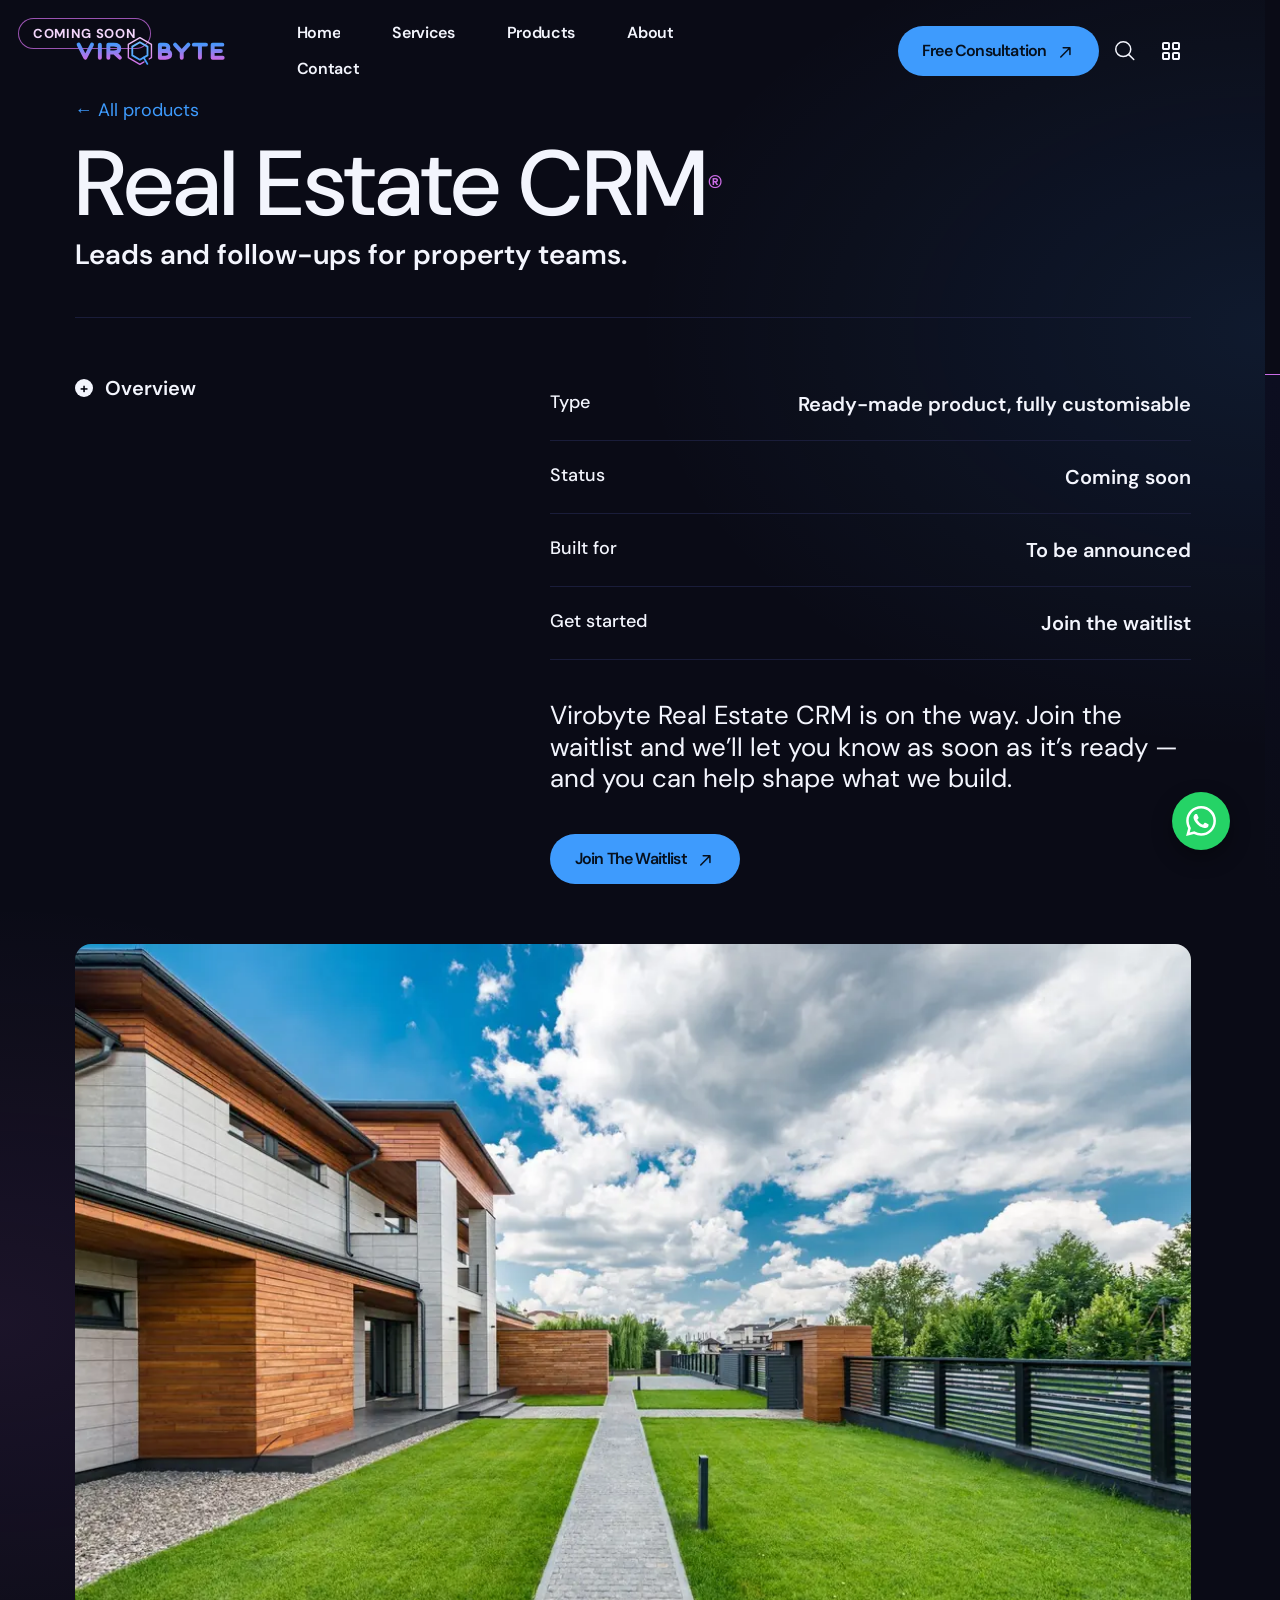
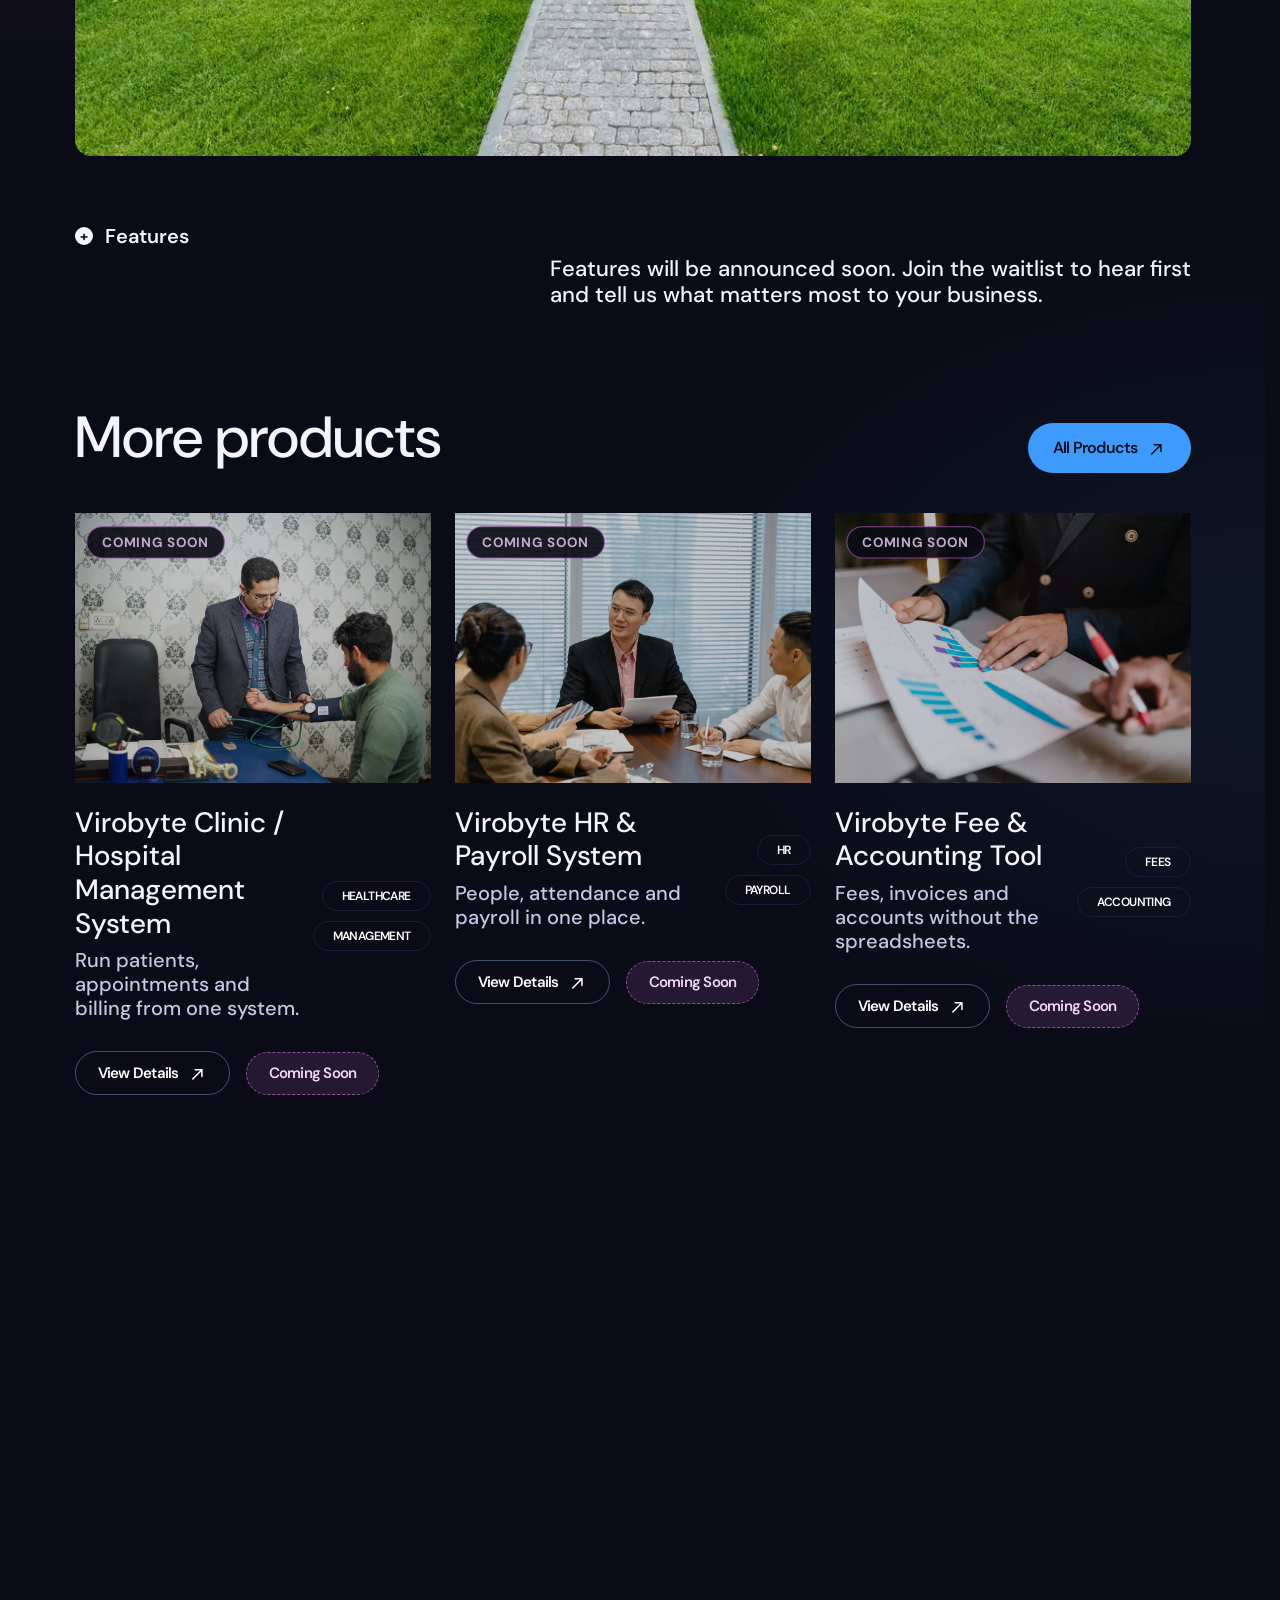
<file: product-real-estate-crm.html>
<!doctype html>
<html lang="en" data-bs-theme="dark" class="vb-loading">

<head>
    <!-- prettier-ignore -->
    <meta charset="UTF-8">
    <meta name="viewport" content="width=device-width, initial-scale=1.0">
    <meta http-equiv="x-ua-compatible" content="ie=edge">
    <meta name="theme-color" content="#0f0f0f">
    <meta name="color-scheme" content="dark">
    <meta name="description" content="Leads and follow-ups for property teams. Coming soon — join the waitlist.">
    <title>Virobyte Real Estate CRM | Virobyte</title>
    <!-- Favicon icon-->
    <link rel="shortcut icon" type="image/x-icon" href="assets/imgs/template/logo/virobyte-mark.svg">

    <link rel="preload" href="assets/fonts/dm-sans-latin.woff2" as="font" type="font/woff2" crossorigin>
    <link rel="preload" href="assets/imgs/template/logo/virobyte-mark.svg" as="image">
    <style>
        html{scrollbar-gutter:stable}
        html.vb-loading{overflow:hidden}
        #vb-preloader{position:fixed;inset:0;z-index:2147483000;display:flex;align-items:center;justify-content:center;background:#0a0b16;transition:opacity .6s ease,visibility .6s;animation:vbfail 0s linear 20s forwards}
        #vb-preloader.vb-pl-hide{opacity:0;visibility:hidden;pointer-events:none}
        .vb-pl-inner{display:flex;flex-direction:column;align-items:center;gap:28px;width:min(280px,70vw)}
        .vb-pl-inner img{width:96px;height:auto;animation:vbpl 1.6s ease-in-out infinite}
        .vb-pl-track{width:100%;height:4px;border-radius:4px;background:rgba(160,175,255,.18);overflow:hidden}
        #vb-pl-bar{display:block;height:100%;transform-origin:left;transform:scaleX(.04);background:linear-gradient(90deg,#3e9bfd,#cb6ce6);transition:transform .35s ease}
        @keyframes vbpl{0%,100%{opacity:.7;transform:scale(.96)}50%{opacity:1;transform:scale(1.04)}}
        @keyframes vbfail{to{opacity:0;visibility:hidden;pointer-events:none}}
        @media (prefers-reduced-motion:reduce){.vb-pl-inner img{animation:none}}
    </style>
    <!-- Libs CSS -->
    <link rel="stylesheet" href="assets/css/vendors/carouselTicker.css?v=5d57fa2409">
    <link rel="stylesheet" href="assets/css/vendors/bootstrap.min.css?v=d5a3c524ac">
    <link rel="stylesheet" href="assets/css/vendors/swiper-bundle.min.css?v=3a146c9531">
    <link rel="stylesheet" href="assets/css/vendors/nice-select.css?v=737fc6f583">
    <link rel="stylesheet" href="assets/css/vendors/font-awesome-pro.css?v=0e5b5107dd">
    <link rel="stylesheet" href="assets/css/vendors/magnific-popup.css?v=c03fe8704d">
    <link rel="stylesheet" href="assets/css/vendors/odometer.css?v=8253458e03">
    <link rel="stylesheet" href="assets/css/vendors/spacing.css?v=6e963cc92d">

    <!-- Main CSS -->
    <link rel="stylesheet" href="assets/css/main.css?v=6d40596a18">
</head>

<body class="at-magic-cursor">
    <div id="vb-preloader" role="status" aria-label="Loading Virobyte">
        <div class="vb-pl-inner">
            <img decoding="async" width="100" height="112" src="assets/imgs/template/logo/virobyte-mark.svg" alt="">
            <div class="vb-pl-track"><span id="vb-pl-bar"></span></div>
        </div>
    </div>
    <!-- prettier-ignore -->

    <!--search-form-start -->
    <div class="at-search-body-overlay"></div>
    <div class="at-search-form-toggle">
        <div class="container">
            <div class="row mb-60">
                <div class="col-lg-12">
                    <div class="at-search-top d-flex justify-content-between align-items-center">
                        <div class="at-header-logo at-search-logo">
                            <a href="index.html">
                                <img width="498" height="112" decoding="async" class="vb-logo" src="assets/imgs/template/logo/virobyte-logo.svg" alt="Virobyte">
                            </a>
                        </div>
                        <button class="at-search-close">
                            <i class="fa-light fa-xmark"></i>
                        </button>
                    </div>
                </div>
            </div>
            <div class="row justify-content-center">
                <div class="col-lg-12">
                    <div class="at-search-form">
                        <form action="#">
                            <div class="at-search-form-input">
                                <input type="text" placeholder="Find what you need…" required>
                                <span class="at-search-focus-border"></span>
                                <button class="at-search-form-btn at-btn" type="submit">
                                    <span>
                                        <span class="text-1">Search</span>
                                        <span class="text-2">Search</span>
                                    </span>
                                    <i class="icon-arrow-right">
                                        <svg xmlns="http://www.w3.org/2000/svg" width="14" height="12" viewBox="0 0 14 12" fill="none">
                                            <path d="M8.33333 1L13 5.66667M13 5.66667L8.33333 10.3333M13 5.66667H1" stroke="currentColor" stroke-width="2" stroke-linecap="round" stroke-linejoin="round" />
                                        </svg>
                                        <svg xmlns="http://www.w3.org/2000/svg" width="14" height="12" viewBox="0 0 14 12" fill="none">
                                            <path d="M8.33333 1L13 5.66667M13 5.66667L8.33333 10.3333M13 5.66667H1" stroke="currentColor" stroke-width="2" stroke-linecap="round" stroke-linejoin="round" />
                                        </svg>
                                    </i>
                                </button>
                            </div>
                        </form>
                    </div>
                </div>
                <div class="col-12">
                    <div class="at-categories">
                        <h3 class="at-categories-title">Popular searches</h3>
                        <ul class="at-categories-list">
                            <li><a href="#" class="at-categories-item">Web Development</a></li>
                            <li><a href="#" class="at-categories-item">Mobile Apps</a></li>
                            <li><a href="#" class="at-categories-item">AI Solutions</a></li>
                            <li><a href="#" class="at-categories-item">WhatsApp Automation</a></li>
                            <li><a href="#" class="at-categories-item">Business Automation</a></li>
                            <li><a href="#" class="at-categories-item">ERP & CRM</a></li>
                            <li><a href="#" class="at-categories-item">UI / UX Design</a></li>
                            <li><a href="#" class="at-categories-item">School Manager</a></li>
                            <li><a href="#" class="at-categories-item">POS & Inventory</a></li>
                            <li><a href="#" class="at-categories-item">Data Analytics</a></li>
                            <li><a href="#" class="at-categories-item">Maintenance & Support</a></li>
                            <li><a href="#" class="at-categories-item">Free Consultation</a></li>
                        </ul>
                    </div>
                </div>
            </div>
        </div>
    </div>
    <!-- search-form-end -->
    <header>

        <!-- header 2 area start -->
        <div class="at-header-area at-header-spacing header-transparent">
            <div class="container">
                <div class="row align-items-center">
                    <div class="col-xl-2 col-6">
                        <div class="at-header-logo">
                            <a href="index.html">
                                <img width="498" height="112" decoding="async" class="vb-logo" src="assets/imgs/template/logo/virobyte-logo.svg" alt="Virobyte">
                            </a>
                        </div>
                    </div>
                    <div class="col-xl-6 mx-auto d-none d-xl-flex justify-content-center">
                        <div class="at-main-menu d-inline-flex justify-content-center">
                            <nav class="at-mobile-menu-active">
                                <ul>
                                    <li><a href="index.html">Home</a></li>
                                    <li><a href="index.html#services">Services</a></li>
                                    <li><a href="products.html">Products</a></li>
                                    <li><a href="about.html">About</a></li>
                                    <li><a href="contact.html">Contact</a></li>
                                </ul>
                            </nav>
                        </div>
                    </div>
                    <div class="col-xl-4 col-6">
                        <div class="at-header-right gap-3 d-flex justify-content-end align-items-center">
                            <a class="at-btn px-4 d-none d-xl-inline-flex" href="contact.html">
                                <span>
                                    <span class="text-1 text-capitalize">Free Consultation</span>
                                    <span class="text-2 text-capitalize">Free Consultation</span>
                                </span>
                                <i>
                                    <svg width="11" height="11" viewBox="0 0 11 11" fill="none" xmlns="http://www.w3.org/2000/svg">
                                                <path d="M0.21967 9.40717C-0.0732232 9.70006 -0.0732232 10.1749 0.21967 10.4678C0.512563 10.7607 0.987437 10.7607 1.28033 10.4678L0.21967 9.40717ZM10.6875 0.75C10.6875 0.335786 10.3517 2.97145e-09 9.9375 1.50485e-07L3.1875 -2.70983e-07C2.77329 -2.70983e-07 2.4375 0.335786 2.4375 0.75C2.4375 1.16421 2.77329 1.5 3.1875 1.5H9.1875V7.5C9.1875 7.91421 9.52329 8.25 9.9375 8.25C10.3517 8.25 10.6875 7.91421 10.6875 7.5L10.6875 0.75ZM0.75 9.9375L1.28033 10.4678L10.4678 1.28033L9.9375 0.75L9.40717 0.21967L0.21967 9.40717L0.75 9.9375Z" fill="currentColor" />
                                            </svg>
                                    <svg width="11" height="11" viewBox="0 0 11 11" fill="none" xmlns="http://www.w3.org/2000/svg">
                                                <path d="M0.21967 9.40717C-0.0732232 9.70006 -0.0732232 10.1749 0.21967 10.4678C0.512563 10.7607 0.987437 10.7607 1.28033 10.4678L0.21967 9.40717ZM10.6875 0.75C10.6875 0.335786 10.3517 2.97145e-09 9.9375 1.50485e-07L3.1875 -2.70983e-07C2.77329 -2.70983e-07 2.4375 0.335786 2.4375 0.75C2.4375 1.16421 2.77329 1.5 3.1875 1.5H9.1875V7.5C9.1875 7.91421 9.52329 8.25 9.9375 8.25C10.3517 8.25 10.6875 7.91421 10.6875 7.5L10.6875 0.75ZM0.75 9.9375L1.28033 10.4678L10.4678 1.28033L9.9375 0.75L9.40717 0.21967L0.21967 9.40717L0.75 9.9375Z" fill="currentColor" />
                                            </svg>
                                </i>
                            </a>
                            <button class="at-header-search-btn at-search-click">
                                <svg width="20" height="20" viewBox="0 0 20 20" fill="none" xmlns="http://www.w3.org/2000/svg">
                                    <path d="M18.7508 18.5233L13.5538 13.392M13.5538 13.392C14.9604 12.0032 15.7506 10.1196 15.7506 8.15551C15.7506 6.19144 14.9604 4.30782 13.5538 2.91902C12.1472 1.53022 10.2395 0.75 8.25028 0.75C6.26108 0.75 4.35336 1.53022 2.94678 2.91902C1.54021 4.30782 0.75 6.19144 0.75 8.15551C0.75 10.1196 1.54021 12.0032 2.94678 13.392C4.35336 14.7808 6.26108 15.561 8.25028 15.561C10.2395 15.561 12.1472 14.7808 13.5538 13.392Z" stroke="currentColor" stroke-width="1.5" stroke-linecap="round" stroke-linejoin="round" />
                                </svg>
                            </button>
                            <button class="at-menu-bar at-header-sidebar-btn">
                                <svg xmlns="http://www.w3.org/2000/svg" width="18" height="18" viewBox="0 0 18 18" fill="none">
                                    <path d="M1 2C1 1.73478 1.10536 1.48043 1.29289 1.29289C1.48043 1.10536 1.73478 1 2 1H6C6.26522 1 6.51957 1.10536 6.70711 1.29289C6.89464 1.48043 7 1.73478 7 2V6C7 6.26522 6.89464 6.51957 6.70711 6.70711C6.51957 6.89464 6.26522 7 6 7H2C1.73478 7 1.48043 6.89464 1.29289 6.70711C1.10536 6.51957 1 6.26522 1 6V2ZM11 2C11 1.73478 11.1054 1.48043 11.2929 1.29289C11.4804 1.10536 11.7348 1 12 1H16C16.2652 1 16.5196 1.10536 16.7071 1.29289C16.8946 1.48043 17 1.73478 17 2V6C17 6.26522 16.8946 6.51957 16.7071 6.70711C16.5196 6.89464 16.2652 7 16 7H12C11.7348 7 11.4804 6.89464 11.2929 6.70711C11.1054 6.51957 11 6.26522 11 6V2ZM1 12C1 11.7348 1.10536 11.4804 1.29289 11.2929C1.48043 11.1054 1.73478 11 2 11H6C6.26522 11 6.51957 11.1054 6.70711 11.2929C6.89464 11.4804 7 11.7348 7 12V16C7 16.2652 6.89464 16.5196 6.70711 16.7071C6.51957 16.8946 6.26522 17 6 17H2C1.73478 17 1.48043 16.8946 1.29289 16.7071C1.10536 16.5196 1 16.2652 1 16V12ZM11 12C11 11.7348 11.1054 11.4804 11.2929 11.2929C11.4804 11.1054 11.7348 11 12 11H16C16.2652 11 16.5196 11.1054 16.7071 11.2929C16.8946 11.4804 17 11.7348 17 12V16C17 16.2652 16.8946 16.5196 16.7071 16.7071C16.5196 16.8946 16.2652 17 16 17H12C11.7348 17 11.4804 16.8946 11.2929 16.7071C11.1054 16.5196 11 16.2652 11 16V12Z" stroke="currentColor" stroke-width="2" stroke-linecap="round" stroke-linejoin="round" />
                                </svg>
                            </button>
                        </div>
                    </div>
                </div>
            </div>
        </div>
        <!-- header area end -->

        <!-- sticky-menu-area -->
        <button id="header-sticky" class="at-menu-bar hamburger-sticky-menu" aria-label="Open menu">
            <span>MENU</span>
            <span class="icon">

                <svg xmlns="http://www.w3.org/2000/svg" width="24" height="24" viewBox="0 0 24 24" fill="none">
                    <path d="M4 5C4 4.73478 4.10536 4.48043 4.29289 4.29289C4.48043 4.10536 4.73478 4 5 4H9C9.26522 4 9.51957 4.10536 9.70711 4.29289C9.89464 4.48043 10 4.73478 10 5V9C10 9.26522 9.89464 9.51957 9.70711 9.70711C9.51957 9.89464 9.26522 10 9 10H5C4.73478 10 4.48043 9.89464 4.29289 9.70711C4.10536 9.51957 4 9.26522 4 9V5ZM14 5C14 4.73478 14.1054 4.48043 14.2929 4.29289C14.4804 4.10536 14.7348 4 15 4H19C19.2652 4 19.5196 4.10536 19.7071 4.29289C19.8946 4.48043 20 4.73478 20 5V9C20 9.26522 19.8946 9.51957 19.7071 9.70711C19.5196 9.89464 19.2652 10 19 10H15C14.7348 10 14.4804 9.89464 14.2929 9.70711C14.1054 9.51957 14 9.26522 14 9V5ZM4 15C4 14.7348 4.10536 14.4804 4.29289 14.2929C4.48043 14.1054 4.73478 14 5 14H9C9.26522 14 9.51957 14.1054 9.70711 14.2929C9.89464 14.4804 10 14.7348 10 15V19C10 19.2652 9.89464 19.5196 9.70711 19.7071C9.51957 19.8946 9.26522 20 9 20H5C4.73478 20 4.48043 19.8946 4.29289 19.7071C4.10536 19.5196 4 19.2652 4 19V15ZM14 15C14 14.7348 14.1054 14.4804 14.2929 14.2929C14.4804 14.1054 14.7348 14 15 14H19C19.2652 14 19.5196 14.1054 19.7071 14.2929C19.8946 14.4804 20 14.7348 20 15V19C20 19.2652 19.8946 19.5196 19.7071 19.7071C19.5196 19.8946 19.2652 20 19 20H15C14.7348 20 14.4804 19.8946 14.2929 19.7071C14.1054 19.5196 14 19.2652 14 19V15Z" stroke="currentColor" stroke-width="2" stroke-linecap="round" stroke-linejoin="round" />
                </svg>
            </span>
        </button>
        <!-- sticky-menu-end -->

    </header>
    <!-- at-offcanvus-area-start -->
    <div class="at-offcanvas-area">
        <div class="at-offcanvas">
            <div class="at-offcanvas-top d-flex align-items-center justify-content-between">
                <div class="at-offcanvas-logo">
                    <a href="index.html">
                        <img width="498" height="112" decoding="async" class="vb-logo" src="assets/imgs/template/logo/virobyte-logo.svg" alt="Virobyte">
                    </a>
                </div>
                <div class="at-offcanvas-close-btn">
                    <button class="close-btn">
                        <svg width="37" height="38" viewBox="0 0 37 38" fill="none" xmlns="http://www.w3.org/2000/svg">
                            <path d="M9.19141 9.80762L27.5762 28.1924" stroke="currentColor" stroke-width="1.5" stroke-linecap="round" stroke-linejoin="round" />
                            <path d="M9.19141 28.1924L27.5762 9.80761" stroke="currentColor" stroke-width="1.5" stroke-linecap="round" stroke-linejoin="round" />
                        </svg>
                    </button>
                </div>
            </div>
            <div class="at-offcanvas-content d-none d-xl-block">
                <h3 class="at-offcanvas-title">Hello!</h3>
                <p class="fz-font-lg">Smart software. Real results. We build web apps, mobile apps, WhatsApp automation and AI agents that help your business grow.</p>
            </div>
            <div class="at-offcanvas-menu pb-50">
                <nav></nav>
            </div>
            <div class="at-offcanvas-gallery d-none d-xl-block">
                <div class="sec-2-home-5__avatars-row d-flex gap-2">
                    <div class="sec-2-home-5__avatar-sm at-offcanvas-gallery-img">
                        <img width="300" height="300" decoding="async" class="img-cover" src="assets/imgs/vb/why-1.webp" alt="Virobyte">
                    </div>
                    <div class="sec-2-home-5__avatar-sm at-offcanvas-gallery-img">
                        <img width="300" height="300" decoding="async" class="img-cover" src="assets/imgs/vb/why-2.webp" alt="Virobyte">
                    </div>
                    <div class="sec-2-home-5__avatar-sm at-offcanvas-gallery-img">
                        <img width="300" height="300" decoding="async" class="img-cover" src="assets/imgs/vb/why-3.webp" alt="Virobyte">
                    </div>
                    <div class="sec-2-home-5__avatar-sm at-offcanvas-gallery-img">
                        <img width="300" height="300" decoding="async" class="img-cover" src="assets/imgs/vb/why-4.webp" alt="Virobyte">
                    </div>
                    <div class="sec-2-home-5__avatar-sm at-offcanvas-gallery-img">
                        <img width="300" height="300" decoding="async" class="img-cover" src="assets/imgs/vb/why-5.webp" alt="Virobyte">
                    </div>
                </div>
            </div>
            <div class="at-offcanvas-contact">
                <h4 class="h5 at-offcanvas-title sm">Get in touch</h4>
                <ul>
                    
                    <li><a class="fz-font-lg" href="mailto:virobyte.ai@gmail.com">virobyte.ai@gmail.com</a></li>
                    <li>
                        <a class="fz-font-lg" href="#">
                            Islamabad, Pakistan
                        </a>
                    </li>
                </ul>
            </div>
            <div class="at-offcanvas-social">
                <h3 class="at-offcanvas-title sm">Follow Us</h3>
                <ul class="at-offcanvas-social__grid">
                    <li>
                        <a href="#" class="at-offcanvas-social__link" aria-label="GitHub">
                            <svg xmlns="http://www.w3.org/2000/svg" width="18" height="18" viewBox="0 0 24 24" fill="none" aria-hidden="true">
                                <path d="M12 .297c-6.63 0-12 5.373-12 12 0 5.303 3.438 9.8 8.205 11.385.6.113.82-.258.82-.577 0-.285-.01-1.04-.015-2.04-3.338.724-4.042-1.61-4.042-1.61C4.422 18.07 3.633 17.7 3.633 17.7c-1.087-.744.084-.729.084-.729 1.205.084 1.838 1.236 1.838 1.236 1.07 1.835 2.809 1.305 3.495.998.108-.776.417-1.305.76-1.605-2.665-.3-5.466-1.332-5.466-5.93 0-1.31.465-2.38 1.235-3.22-.135-.303-.54-1.523.105-3.176 0 0 1.005-.322 3.3 1.23.96-.267 1.98-.399 3-.405 1.02.006 2.04.138 3 .405 2.28-1.552 3.285-1.23 3.285-1.23.645 1.653.24 2.873.12 3.176.765.84 1.23 1.91 1.23 3.22 0 4.61-2.805 5.625-5.475 5.92.42.36.81 1.096.81 2.22 0 1.606-.015 2.896-.015 3.286 0 .315.21.69.825.57C20.565 22.092 24 17.592 24 12.297c0-6.627-5.373-12-12-12" fill="currentColor" />
                            </svg>
                            <span>GitHub</span>
                        </a>
                    </li>
                    <li>
                        <a href="https://www.facebook.com/share/1DpUVNxbm4/?mibextid=wwXIfr" target="_blank" rel="noopener noreferrer" class="at-offcanvas-social__link" aria-label="Facebook">
                            <svg xmlns="http://www.w3.org/2000/svg" width="18" height="18" viewBox="0 0 18 18" fill="none" aria-hidden="true">
                                <path d="M12.4024 18V11.0344H14.7347L15.0838 8.3265H12.4024V6.59765C12.4024 5.81364 12.62 5.27934 13.7443 5.27934L15.1783 5.27867V2.85676C14.9302 2.82382 14.0791 2.75006 13.0888 2.75006C11.0213 2.75006 9.606 4.01198 9.606 6.32952V8.3265H7.2677V11.0344H9.606V18H1C0.44772 18 0 17.5523 0 17V1C0 0.44772 0.44772 0 1 0H17C17.5523 0 18 0.44772 18 1V17C18 17.5523 17.5523 18 17 18H12.4024Z" fill="currentColor" />
                            </svg>
                            <span>Facebook</span>
                        </a>
                    </li>
                    <li>
                        <a href="https://www.linkedin.com/company/virobyte/" target="_blank" rel="noopener noreferrer" class="at-offcanvas-social__link" aria-label="LinkedIn">
                            <svg xmlns="http://www.w3.org/2000/svg" width="18" height="18" viewBox="0 0 18 18" fill="none" aria-hidden="true">
                                <path d="M15.3352 15.339H12.6697V11.1622C12.6697 10.1662 12.6495 8.8845 11.2807 8.8845C9.89102 8.8845 9.67872 9.9683 9.67872 11.0887V15.339H7.01322V6.75H9.57372V7.9207H9.60822C9.96602 7.2457 10.836 6.53325 12.1357 6.53325C14.8365 6.53325 15.336 8.3108 15.336 10.6245L15.3352 15.339ZM4.00275 5.57475C3.14475 5.57475 2.4555 4.88025 2.4555 4.026C2.4555 3.1725 3.1455 2.47875 4.00275 2.47875C4.85775 2.47875 5.55075 3.1725 5.55075 4.026C5.55075 4.88025 4.857 5.57475 4.00275 5.57475ZM5.33925 15.339H2.66625V6.75H5.33925V15.339ZM16.6687 0H1.32825C0.594 0 0 0.5805 0 1.29675V16.7033C0 17.4202 0.594 18 1.32825 18H16.6665C17.4 18 18 17.4202 18 16.7033V1.29675C18 0.5805 17.4 0 16.6665 0H16.6687Z" fill="currentColor" />
                            </svg>
                            <span>Linkedin</span>
                        </a>
                    </li>
                    <li>
                        <a href="https://www.instagram.com/viro.byte/" target="_blank" rel="noopener noreferrer" class="at-offcanvas-social__link" aria-label="Instagram">
                            <svg xmlns="http://www.w3.org/2000/svg" width="18" height="18" viewBox="0 0 18 18" fill="none" aria-hidden="true">
                                <path d="M9.92475 0C10.9376 0.00167406 11.4509 0.00703828 11.8945 0.0202418L12.0692 0.025948C12.2709 0.0331213 12.47 0.0421215 12.7101 0.0533719C13.6678 0.0976265 14.3211 0.249129 14.8949 0.471887C15.4881 0.700648 15.9892 1.00966 16.4894 1.50993C16.9889 2.0102 17.298 2.51271 17.5275 3.10448C17.7494 3.67751 17.901 4.33153 17.946 5.28931C17.9567 5.52933 17.9653 5.72841 17.9725 5.93024L17.9781 6.10492C17.9913 6.5484 17.9973 7.06177 17.9992 8.07471L17.9999 8.74577C18 8.82777 18 8.91237 18 8.99967L17.9999 9.25357L17.9994 9.92472C17.9977 10.9376 17.9923 11.451 17.9791 11.8944L17.9734 12.0691C17.9662 12.271 17.9572 12.4701 17.946 12.7101C17.9017 13.6679 17.7494 14.3211 17.5275 14.8949C17.2987 15.4882 16.9889 15.9892 16.4894 16.4895C15.9892 16.989 15.4859 17.298 14.8949 17.5275C14.3211 17.7495 13.6678 17.901 12.7101 17.946C12.47 17.9567 12.2709 17.9654 12.0692 17.9725L11.8945 17.9781C11.4509 17.9914 10.9376 17.9973 9.92475 17.9993L9.25359 18C9.1716 18 9.087 18 8.99969 18H8.7458L8.07464 17.9994C7.06175 17.9977 6.54839 17.9924 6.1049 17.9791L5.93022 17.9734C5.72839 17.9662 5.5293 17.9572 5.2893 17.946C4.33151 17.9018 3.67899 17.7495 3.10448 17.5275C2.51195 17.2988 2.01018 16.989 1.50992 16.4895C1.00965 15.9892 0.701394 15.4859 0.471886 14.8949C0.249129 14.3211 0.0983735 13.6679 0.053372 12.7101C0.0426796 12.4701 0.0339582 12.271 0.026893 12.0691L0.0212318 11.8944C0.00806435 11.451 0.00206123 10.9376 0.000117163 9.92472L0 8.07471C0.00167406 7.06177 0.00702925 6.5484 0.0202327 6.10492L0.0259479 5.93024C0.0331212 5.72841 0.0421216 5.52933 0.053372 5.28931C0.0976175 4.33078 0.249129 3.67825 0.471886 3.10448C0.700638 2.51196 1.00965 2.0102 1.50992 1.50993C2.01018 1.00966 2.51271 0.701396 3.10448 0.471887C3.67825 0.249129 4.33077 0.0983735 5.2893 0.0533719C5.5293 0.0426885 5.72839 0.0339673 5.93022 0.026902L6.1049 0.0212407C6.54839 0.00806417 7.06175 0.00206102 8.07464 0.000116949L9.92475 0ZM8.99969 4.49953C6.51298 4.49953 4.49952 6.51518 4.49952 8.99967C4.49952 11.4864 6.51517 13.4998 8.99969 13.4998C11.4864 13.4998 13.4998 11.4842 13.4998 8.99967C13.4998 6.513 11.4841 4.49953 8.99969 4.49953ZM8.99969 6.2996C10.491 6.2996 11.6998 7.50805 11.6998 8.99967C11.6998 10.4909 10.4913 11.6998 8.99969 11.6998C7.50843 11.6998 6.29958 10.4914 6.29958 8.99967C6.29958 7.50841 7.50798 6.2996 8.99969 6.2996ZM13.7249 3.14949C13.1045 3.14949 12.5998 3.65342 12.5998 4.27376C12.5998 4.89411 13.1037 5.39882 13.7249 5.39882C14.3452 5.39882 14.8499 4.89489 14.8499 4.27376C14.8499 3.65342 14.3443 3.14871 13.7249 3.14949Z" fill="currentColor" />
                            </svg>
                            <span>Instagram</span>
                        </a>
                    </li>
                </ul>
            </div>
        </div>
    </div>
    <div class="body-overlay"></div>
    <!-- at-offcanvus-area-end -->

    
    <div class="px-blur-bottom"></div>
    <!-- Begin magic cursor -->
    <div id="magic-cursor" class="cursor-black-bg">
        <div id="ball"></div>
    </div>
    <!-- End magic cursor -->
    <div id="smooth-wrapper">
        <div id="smooth-content" class="z-index-3">
            <main class="bg-neutral-0">
                <!-- product details -->
                <div class="sec-1-portfolio-details-1 overflow-hidden pt-150 pb-100">
                    <div class="container">
                        <div class="row g-3 align-items-end">
                            <div class="col-md-9">
                                <a href="products.html" class="fz-font-md vb-back">← All products</a>
                                <h1 class="vb-product-title fw-500 mb-2 mt-3">Real Estate CRM<sup class="fw-400">®</sup></h1>
                                <h2 class="h5 fw-600 mb-0">Leads and follow-ups for property teams.</h2>
                            </div>
                            <div class="col-md-3 ms-auto text-md-end">
                                <span class="vb-status vb-status--soon">Coming soon</span>
                            </div>
                            <div class="col-12">
                                <div class="border-bottom-100 pb-30"></div>
                            </div>
                        </div>
                        <div class="row mt-50">
                            <div class="col-lg-5">
                                <div class="sec-2-home-5__card sec-2-home-5__card--list d-flex align-items-center">
                                    <ul class="sec-2-home-5__list list-unstyled mb-0">
                                        <li class="sec-2-home-5__list-item">
                                            <h3 class="h6 mb-0 fw-600">Overview</h3>
                                        </li>
                                    </ul>
                                </div>
                            </div>
                            <div class="col-lg-7">
                                <div class="d-flex justify-content-between gap-4 border-bottom-100 py-4">
                                    <p class="fz-font-md neutral-900 mb-0">Type</p>
                                    <p class="fz-font-lg fw-600 mb-0 neutral-900 text-end">Ready-made product, fully customisable</p>
                                </div>
                                <div class="d-flex justify-content-between gap-4 border-bottom-100 py-4">
                                    <p class="fz-font-md neutral-900 mb-0">Status</p>
                                    <p class="fz-font-lg fw-600 mb-0 neutral-900 text-end">Coming soon</p>
                                </div>
                                <div class="d-flex justify-content-between gap-4 border-bottom-100 py-4">
                                    <p class="fz-font-md neutral-900 mb-0">Built for</p>
                                    <p class="fz-font-lg fw-600 mb-0 neutral-900 text-end">To be announced</p>
                                </div>
                                <div class="d-flex justify-content-between gap-4 border-bottom-100 py-4">
                                    <p class="fz-font-md neutral-900 mb-0">Get started</p>
                                    <p class="fz-font-lg fw-600 mb-0 neutral-900 text-end"><a href="contact.html?topic=Waitlist%3A%20Real%20Estate%20CRM" class="common-underline">Join the waitlist</a></p>
                                </div>
                                <p class="fz-font-2xl fw-400 neutral-900 mt-40">Virobyte Real Estate CRM is on the way. Join the waitlist and we’ll let you know as soon as it’s ready — and you can help shape what we build.</p>
                                <div class="d-flex flex-wrap gap-3 mt-40"><a class="at-btn " href="contact.html?topic=Waitlist%3A%20Real%20Estate%20CRM"><span><span class="text-1 text-capitalize">Join the waitlist</span><span class="text-2 text-capitalize">Join the waitlist</span></span><i><svg width="11" height="11" viewBox="0 0 11 11" fill="none" xmlns="http://www.w3.org/2000/svg"><path d="M0.21967 9.40717C-0.0732232 9.70006 -0.0732232 10.1749 0.21967 10.4678C0.512563 10.7607 0.987437 10.7607 1.28033 10.4678L0.21967 9.40717ZM10.6875 0.75C10.6875 0.335786 10.3517 2.97145e-09 9.9375 1.50485e-07L3.1875 -2.70983e-07C2.77329 -2.70983e-07 2.4375 0.335786 2.4375 0.75C2.4375 1.16421 2.77329 1.5 3.1875 1.5H9.1875V7.5C9.1875 7.91421 9.52329 8.25 9.9375 8.25C10.3517 8.25 10.6875 7.91421 10.6875 7.5L10.6875 0.75ZM0.75 9.9375L1.28033 10.4678L10.4678 1.28033L9.9375 0.75L9.40717 0.21967L0.21967 9.40717L0.75 9.9375Z" fill="currentColor" /></svg><svg width="11" height="11" viewBox="0 0 11 11" fill="none" xmlns="http://www.w3.org/2000/svg"><path d="M0.21967 9.40717C-0.0732232 9.70006 -0.0732232 10.1749 0.21967 10.4678C0.512563 10.7607 0.987437 10.7607 1.28033 10.4678L0.21967 9.40717ZM10.6875 0.75C10.6875 0.335786 10.3517 2.97145e-09 9.9375 1.50485e-07L3.1875 -2.70983e-07C2.77329 -2.70983e-07 2.4375 0.335786 2.4375 0.75C2.4375 1.16421 2.77329 1.5 3.1875 1.5H9.1875V7.5C9.1875 7.91421 9.52329 8.25 9.9375 8.25C10.3517 8.25 10.6875 7.91421 10.6875 7.5L10.6875 0.75ZM0.75 9.9375L1.28033 10.4678L10.4678 1.28033L9.9375 0.75L9.40717 0.21967L0.21967 9.40717L0.75 9.9375Z" fill="currentColor" /></svg></i></a></div>
                            </div>
                        </div>
                    </div>
                    <div class="container pt-60 mb-60">
                        <img width="1100" height="800" decoding="async" class="w-100 rounded-4" src="assets/imgs/vb/pr-real-estate-crm-1.webp" alt="Virobyte Real Estate CRM">
                    </div>
                    <div class="container">
                        <div class="row">
                            <div class="col-lg-5">
                                <div class="sec-2-home-5__card sec-2-home-5__card--list d-flex align-items-center">
                                    <ul class="sec-2-home-5__list list-unstyled mb-0">
                                        <li class="sec-2-home-5__list-item">
                                            <h4 class="h6 mb-0 fw-600">Features</h4>
                                        </li>
                                    </ul>
                                </div>
                            </div>
                            <div class="col-lg-7">
                                <p class="fz-font-xl neutral-900 mt-40">Features will be announced soon. Join the waitlist to hear first and tell us what matters most to your business.</p>
                            </div>
                        </div>
                    </div>
                    
                    <div class="container pt-120">
                        <div class="row g-4 align-items-end mb-40">
                            <div class="col-md-8">
                                <h2 class="h1 fw-500 mb-0">More products</h2>
                            </div>
                            <div class="col-md-4 text-md-end">
                                <a class="at-btn " href="products.html"><span><span class="text-1 text-capitalize">All products</span><span class="text-2 text-capitalize">All products</span></span><i><svg width="11" height="11" viewBox="0 0 11 11" fill="none" xmlns="http://www.w3.org/2000/svg"><path d="M0.21967 9.40717C-0.0732232 9.70006 -0.0732232 10.1749 0.21967 10.4678C0.512563 10.7607 0.987437 10.7607 1.28033 10.4678L0.21967 9.40717ZM10.6875 0.75C10.6875 0.335786 10.3517 2.97145e-09 9.9375 1.50485e-07L3.1875 -2.70983e-07C2.77329 -2.70983e-07 2.4375 0.335786 2.4375 0.75C2.4375 1.16421 2.77329 1.5 3.1875 1.5H9.1875V7.5C9.1875 7.91421 9.52329 8.25 9.9375 8.25C10.3517 8.25 10.6875 7.91421 10.6875 7.5L10.6875 0.75ZM0.75 9.9375L1.28033 10.4678L10.4678 1.28033L9.9375 0.75L9.40717 0.21967L0.21967 9.40717L0.75 9.9375Z" fill="currentColor" /></svg><svg width="11" height="11" viewBox="0 0 11 11" fill="none" xmlns="http://www.w3.org/2000/svg"><path d="M0.21967 9.40717C-0.0732232 9.70006 -0.0732232 10.1749 0.21967 10.4678C0.512563 10.7607 0.987437 10.7607 1.28033 10.4678L0.21967 9.40717ZM10.6875 0.75C10.6875 0.335786 10.3517 2.97145e-09 9.9375 1.50485e-07L3.1875 -2.70983e-07C2.77329 -2.70983e-07 2.4375 0.335786 2.4375 0.75C2.4375 1.16421 2.77329 1.5 3.1875 1.5H9.1875V7.5C9.1875 7.91421 9.52329 8.25 9.9375 8.25C10.3517 8.25 10.6875 7.91421 10.6875 7.5L10.6875 0.75ZM0.75 9.9375L1.28033 10.4678L10.4678 1.28033L9.9375 0.75L9.40717 0.21967L0.21967 9.40717L0.75 9.9375Z" fill="currentColor" /></svg></i></a>
                            </div>
                        </div>
                        <div class="row g-4">
<div class="mg-portfolio-item anim-zoomin-wrap col-lg-4 col-md-6" data-category="soon">
    <div class="mg-portfolio-thumb anim-zoomin not-hide-cursor p-relative">
        <a class="cursor-hide" href="product-clinic-hospital-system.html">
            <img width="1200" height="910" decoding="async" class="w-100" src="assets/imgs/vb/pc-clinic-hospital-system.webp" alt="Virobyte Clinic / Hospital Management System" />
        </a>
        <span class="vb-status vb-status--soon">Coming soon</span>
    </div>
    <div class="mg-portfolio-content cs-portfolio-content d-flex align-items-center flex-wrap flex-md-nowrap justify-content-between">
        <div class="w-md-75">
            <h3 class="h5 cs-portfolio-title mr-20 at-ff-sequel-semi-bold">
                <a href="product-clinic-hospital-system.html" class="vb-card-title">Virobyte Clinic / Hospital Management System</a>
            </h3>
            <p class="fz-font-lg neutral-500">Run patients, appointments and billing from one system.</p>
        </div>
        <div class="cs-portfolio-tag">
            <ul class="d-flex justify-content-md-end flex-wrap text-nowrap"><li><a href="product-clinic-hospital-system.html">healthcare</a></li><li><a href="product-clinic-hospital-system.html">management</a></li></ul>
        </div>
    </div>
    <div class="vb-card-actions d-flex flex-wrap align-items-center gap-3 pt-3">
        <a class="at-btn vb-details-btn btn-sm" href="product-clinic-hospital-system.html"><span><span class="text-1 text-capitalize">View details</span><span class="text-2 text-capitalize">View details</span></span><i><svg width="11" height="11" viewBox="0 0 11 11" fill="none" xmlns="http://www.w3.org/2000/svg"><path d="M0.21967 9.40717C-0.0732232 9.70006 -0.0732232 10.1749 0.21967 10.4678C0.512563 10.7607 0.987437 10.7607 1.28033 10.4678L0.21967 9.40717ZM10.6875 0.75C10.6875 0.335786 10.3517 2.97145e-09 9.9375 1.50485e-07L3.1875 -2.70983e-07C2.77329 -2.70983e-07 2.4375 0.335786 2.4375 0.75C2.4375 1.16421 2.77329 1.5 3.1875 1.5H9.1875V7.5C9.1875 7.91421 9.52329 8.25 9.9375 8.25C10.3517 8.25 10.6875 7.91421 10.6875 7.5L10.6875 0.75ZM0.75 9.9375L1.28033 10.4678L10.4678 1.28033L9.9375 0.75L9.40717 0.21967L0.21967 9.40717L0.75 9.9375Z" fill="currentColor" /></svg><svg width="11" height="11" viewBox="0 0 11 11" fill="none" xmlns="http://www.w3.org/2000/svg"><path d="M0.21967 9.40717C-0.0732232 9.70006 -0.0732232 10.1749 0.21967 10.4678C0.512563 10.7607 0.987437 10.7607 1.28033 10.4678L0.21967 9.40717ZM10.6875 0.75C10.6875 0.335786 10.3517 2.97145e-09 9.9375 1.50485e-07L3.1875 -2.70983e-07C2.77329 -2.70983e-07 2.4375 0.335786 2.4375 0.75C2.4375 1.16421 2.77329 1.5 3.1875 1.5H9.1875V7.5C9.1875 7.91421 9.52329 8.25 9.9375 8.25C10.3517 8.25 10.6875 7.91421 10.6875 7.5L10.6875 0.75ZM0.75 9.9375L1.28033 10.4678L10.4678 1.28033L9.9375 0.75L9.40717 0.21967L0.21967 9.40717L0.75 9.9375Z" fill="currentColor" /></svg></i></a>
        <span class="at-btn vb-soon-btn" aria-disabled="true">Coming soon</span>
    </div>
</div>
<div class="mg-portfolio-item anim-zoomin-wrap col-lg-4 col-md-6" data-category="soon">
    <div class="mg-portfolio-thumb anim-zoomin not-hide-cursor p-relative">
        <a class="cursor-hide" href="product-hr-payroll.html">
            <img width="1200" height="910" decoding="async" class="w-100" src="assets/imgs/vb/pc-hr-payroll.webp" alt="Virobyte HR &amp; Payroll System" />
        </a>
        <span class="vb-status vb-status--soon">Coming soon</span>
    </div>
    <div class="mg-portfolio-content cs-portfolio-content d-flex align-items-center flex-wrap flex-md-nowrap justify-content-between">
        <div class="w-md-75">
            <h3 class="h5 cs-portfolio-title mr-20 at-ff-sequel-semi-bold">
                <a href="product-hr-payroll.html" class="vb-card-title">Virobyte HR &amp; Payroll System</a>
            </h3>
            <p class="fz-font-lg neutral-500">People, attendance and payroll in one place.</p>
        </div>
        <div class="cs-portfolio-tag">
            <ul class="d-flex justify-content-md-end flex-wrap text-nowrap"><li><a href="product-hr-payroll.html">hr</a></li><li><a href="product-hr-payroll.html">payroll</a></li></ul>
        </div>
    </div>
    <div class="vb-card-actions d-flex flex-wrap align-items-center gap-3 pt-3">
        <a class="at-btn vb-details-btn btn-sm" href="product-hr-payroll.html"><span><span class="text-1 text-capitalize">View details</span><span class="text-2 text-capitalize">View details</span></span><i><svg width="11" height="11" viewBox="0 0 11 11" fill="none" xmlns="http://www.w3.org/2000/svg"><path d="M0.21967 9.40717C-0.0732232 9.70006 -0.0732232 10.1749 0.21967 10.4678C0.512563 10.7607 0.987437 10.7607 1.28033 10.4678L0.21967 9.40717ZM10.6875 0.75C10.6875 0.335786 10.3517 2.97145e-09 9.9375 1.50485e-07L3.1875 -2.70983e-07C2.77329 -2.70983e-07 2.4375 0.335786 2.4375 0.75C2.4375 1.16421 2.77329 1.5 3.1875 1.5H9.1875V7.5C9.1875 7.91421 9.52329 8.25 9.9375 8.25C10.3517 8.25 10.6875 7.91421 10.6875 7.5L10.6875 0.75ZM0.75 9.9375L1.28033 10.4678L10.4678 1.28033L9.9375 0.75L9.40717 0.21967L0.21967 9.40717L0.75 9.9375Z" fill="currentColor" /></svg><svg width="11" height="11" viewBox="0 0 11 11" fill="none" xmlns="http://www.w3.org/2000/svg"><path d="M0.21967 9.40717C-0.0732232 9.70006 -0.0732232 10.1749 0.21967 10.4678C0.512563 10.7607 0.987437 10.7607 1.28033 10.4678L0.21967 9.40717ZM10.6875 0.75C10.6875 0.335786 10.3517 2.97145e-09 9.9375 1.50485e-07L3.1875 -2.70983e-07C2.77329 -2.70983e-07 2.4375 0.335786 2.4375 0.75C2.4375 1.16421 2.77329 1.5 3.1875 1.5H9.1875V7.5C9.1875 7.91421 9.52329 8.25 9.9375 8.25C10.3517 8.25 10.6875 7.91421 10.6875 7.5L10.6875 0.75ZM0.75 9.9375L1.28033 10.4678L10.4678 1.28033L9.9375 0.75L9.40717 0.21967L0.21967 9.40717L0.75 9.9375Z" fill="currentColor" /></svg></i></a>
        <span class="at-btn vb-soon-btn" aria-disabled="true">Coming soon</span>
    </div>
</div>
<div class="mg-portfolio-item anim-zoomin-wrap col-lg-4 col-md-6" data-category="soon">
    <div class="mg-portfolio-thumb anim-zoomin not-hide-cursor p-relative">
        <a class="cursor-hide" href="product-fee-accounting.html">
            <img width="1200" height="910" decoding="async" class="w-100" src="assets/imgs/vb/pc-fee-accounting.webp" alt="Virobyte Fee &amp; Accounting Tool" />
        </a>
        <span class="vb-status vb-status--soon">Coming soon</span>
    </div>
    <div class="mg-portfolio-content cs-portfolio-content d-flex align-items-center flex-wrap flex-md-nowrap justify-content-between">
        <div class="w-md-75">
            <h3 class="h5 cs-portfolio-title mr-20 at-ff-sequel-semi-bold">
                <a href="product-fee-accounting.html" class="vb-card-title">Virobyte Fee &amp; Accounting Tool</a>
            </h3>
            <p class="fz-font-lg neutral-500">Fees, invoices and accounts without the spreadsheets.</p>
        </div>
        <div class="cs-portfolio-tag">
            <ul class="d-flex justify-content-md-end flex-wrap text-nowrap"><li><a href="product-fee-accounting.html">fees</a></li><li><a href="product-fee-accounting.html">accounting</a></li></ul>
        </div>
    </div>
    <div class="vb-card-actions d-flex flex-wrap align-items-center gap-3 pt-3">
        <a class="at-btn vb-details-btn btn-sm" href="product-fee-accounting.html"><span><span class="text-1 text-capitalize">View details</span><span class="text-2 text-capitalize">View details</span></span><i><svg width="11" height="11" viewBox="0 0 11 11" fill="none" xmlns="http://www.w3.org/2000/svg"><path d="M0.21967 9.40717C-0.0732232 9.70006 -0.0732232 10.1749 0.21967 10.4678C0.512563 10.7607 0.987437 10.7607 1.28033 10.4678L0.21967 9.40717ZM10.6875 0.75C10.6875 0.335786 10.3517 2.97145e-09 9.9375 1.50485e-07L3.1875 -2.70983e-07C2.77329 -2.70983e-07 2.4375 0.335786 2.4375 0.75C2.4375 1.16421 2.77329 1.5 3.1875 1.5H9.1875V7.5C9.1875 7.91421 9.52329 8.25 9.9375 8.25C10.3517 8.25 10.6875 7.91421 10.6875 7.5L10.6875 0.75ZM0.75 9.9375L1.28033 10.4678L10.4678 1.28033L9.9375 0.75L9.40717 0.21967L0.21967 9.40717L0.75 9.9375Z" fill="currentColor" /></svg><svg width="11" height="11" viewBox="0 0 11 11" fill="none" xmlns="http://www.w3.org/2000/svg"><path d="M0.21967 9.40717C-0.0732232 9.70006 -0.0732232 10.1749 0.21967 10.4678C0.512563 10.7607 0.987437 10.7607 1.28033 10.4678L0.21967 9.40717ZM10.6875 0.75C10.6875 0.335786 10.3517 2.97145e-09 9.9375 1.50485e-07L3.1875 -2.70983e-07C2.77329 -2.70983e-07 2.4375 0.335786 2.4375 0.75C2.4375 1.16421 2.77329 1.5 3.1875 1.5H9.1875V7.5C9.1875 7.91421 9.52329 8.25 9.9375 8.25C10.3517 8.25 10.6875 7.91421 10.6875 7.5L10.6875 0.75ZM0.75 9.9375L1.28033 10.4678L10.4678 1.28033L9.9375 0.75L9.40717 0.21967L0.21967 9.40717L0.75 9.9375Z" fill="currentColor" /></svg></i></a>
        <span class="at-btn vb-soon-btn" aria-disabled="true">Coming soon</span>
    </div>
</div>
                        </div>
                    </div>
                </div>
            </main>
            <!-- Footer placeholder to maintain scroll height -->
            <div class="footer-placeholder"></div>
        </div>
        <!-- prettier-ignore -->
        <!-- Footer 2 -->
        <footer id="contact" class="footer-fixed-bottom bg-neutral-950 changeless">
            <div class="at-footer-area mp-footer-style mp-footer-style-2 pt-120 pb-0">
                <div class="container">
                    <!-- Top section: Logo + Contact | Nav | Follow Us + Social -->
                    <div class="row g-5 pb-md-5 pb-2">
                        <div class="col-lg-4">
                            <div class="d-flex flex-wrap align-items-start gap-5">
                                <div class="at-header-logo">
                                    <a href="index.html">
                                        <img width="498" height="112" decoding="async" class="vb-logo" src="assets/imgs/template/logo/virobyte-logo.svg" alt="Virobyte">
                                    </a>
                                </div>
                                <div class="d-flex flex-column gap-3">
                                    
                                    <p class="h6 text-white mb-2">
                                        <a href="mailto:virobyte.ai@gmail.com" class="text-white text-decoration-none">virobyte.ai@gmail.com</a>
                                    </p>
                                    <p class="h6 text-white mb-0">
                                        Islamabad, Pakistan
                                    </p>
                                </div>
                            </div>
                        </div>
                        <div class="col-lg-4 col-md-6 mx-auto">
                            <div class="at-footer-widget alt-footer-link-item-wrap row">
                                <div class="alt-footer-link-item col-6">
                                    <ul>
                                        <li class="mb-15"><a href="index.html">Home</a></li>
                                        <li class="mb-15"><a href="index.html#services">Services</a></li>
                                        <li class="mb-15"><a href="products.html">Products</a></li>
                                        <li class="mb-15"><a href="about.html">About</a></li>
                                        <li class="mb-15"><a href="contact.html">Contact</a></li>
                                    </ul>
                                </div>
                                <div class="alt-footer-link-item col-6">
                                    <ul>
                                        <li class="mb-15"><a href="#">Privacy Policy</a></li>
                                        <li class="mb-15"><a href="#">Terms</a></li>
                                        <li class="mb-15"><a href="contact.html">Free Consultation</a></li>
                                    </ul>
                                </div>
                            </div>
                        </div>
                        <div class="col-lg-3 col-md-6 flex-column justify-content-lg-end d-none d-md-flex">
                            <p class="footer-2-follow-label text-white opacity-50 text-uppercase small mb-3">Follow Us</p>
                            <div class="at-footer-widget at-footer-link">
                                <div class="at-hero-social">
                                    <a href="https://www.linkedin.com/company/virobyte/" target="_blank" rel="noopener noreferrer">
                                        LinkedIn
                                        <svg xmlns="http://www.w3.org/2000/svg" width="9" height="10" viewBox="0 0 9 10" fill="none">
                                            <path d="M5.62494 9.99994L0.562517 10L0.5625 8.75003L4.49994 8.74996L4.5 2.39273L2.27828 4.86124L1.48278 3.97739L5.0625 0L8.64225 3.97739L7.84676 4.86124L5.625 2.3927L5.62494 9.99994Z" fill="currentColor" />
                                        </svg>
                                    </a>
                                    <a href="https://www.facebook.com/share/1DpUVNxbm4/?mibextid=wwXIfr" target="_blank" rel="noopener noreferrer">
                                        Facebook
                                        <svg xmlns="http://www.w3.org/2000/svg" width="9" height="10" viewBox="0 0 9 10" fill="none">
                                            <path d="M5.62494 9.99994L0.562517 10L0.5625 8.75003L4.49994 8.74996L4.5 2.39273L2.27828 4.86124L1.48278 3.97739L5.0625 0L8.64225 3.97739L7.84676 4.86124L5.625 2.3927L5.62494 9.99994Z" fill="currentColor" />
                                        </svg>
                                    </a>
                                    <a href="https://www.instagram.com/viro.byte/" target="_blank" rel="noopener noreferrer">
                                        Instagram
                                        <svg xmlns="http://www.w3.org/2000/svg" width="9" height="10" viewBox="0 0 9 10" fill="none">
                                            <path d="M5.62494 9.99994L0.562517 10L0.5625 8.75003L4.49994 8.74996L4.5 2.39273L2.27828 4.86124L1.48278 3.97739L5.0625 0L8.64225 3.97739L7.84676 4.86124L5.625 2.3927L5.62494 9.99994Z" fill="currentColor" />
                                        </svg>
                                    </a>
                                    <a href="#">
                                        GitHub
                                        <svg xmlns="http://www.w3.org/2000/svg" width="9" height="10" viewBox="0 0 9 10" fill="none">
                                            <path d="M5.62494 9.99994L0.562517 10L0.5625 8.75003L4.49994 8.74996L4.5 2.39273L2.27828 4.86124L1.48278 3.97739L5.0625 0L8.64225 3.97739L7.84676 4.86124L5.625 2.3927L5.62494 9.99994Z" fill="currentColor" />
                                        </svg>
                                    </a>
                                </div>
                            </div>
                        </div>
                    </div>

                    <!-- Divider -->
                    <div class="footer-2-border pt-40 pb-40">
                        <!-- Bottom section: Copyright | Let's Build + Hours | Service tags -->
                        <div class="row align-items-end g-4">
                            <div class="col-lg-10 col-md-8">
                                <span class="at-footer-copyright">Virobyte © 2026. All rights reserved.</span>
                                <div class="at-title-anim overflow-hidden">
                                    <h2 class="footer-2-connect-title text-white mb-0 at-title-text text-scale-anim">Let's Build</h2>
                                </div>
                            </div>
                            <div class="col-lg-2 col-md-4 text-end">
                                <div class="d-flex flex-wrap align-items-end gap-4 gap-md-5 mb-3">
                                    <div class="footer-2-hours text-white">
                                        <span class="d-block fz-font-md opacity-50">Mon–Sat</span>
                                        <h3 class="h5 fw-400 common-white">10am - 7pm</h3>
                                    </div>
                                </div>

                            </div>
                        </div>
                        <div class="row d-none d-md-block">
                            <div class="col-12">
                                <ul class="d-flex flex-wrap gap-lg-4 gap-2 ps-3 pt-4 pb-2">
                                    <li>
                                        <div class="at-btn at-btn-border-white border-0 ps-2 pe-2 py-0 common-white opacity-50 bg-transparent rounded-0">
                                            <span>
                                                <span class="text-1">Web Development</span>
                                                <span class="text-2">Web Development</span>
                                            </span>
                                            <i>
                                                <svg width="11" height="11" viewBox="0 0 11 11" fill="none" xmlns="http://www.w3.org/2000/svg">
                                                    <path d="M0.21967 9.40717C-0.0732232 9.70006 -0.0732232 10.1749 0.21967 10.4678C0.512563 10.7607 0.987437 10.7607 1.28033 10.4678L0.21967 9.40717ZM10.6875 0.75C10.6875 0.335786 10.3517 2.97145e-09 9.9375 1.50485e-07L3.1875 -2.70983e-07C2.77329 -2.70983e-07 2.4375 0.335786 2.4375 0.75C2.4375 1.16421 2.77329 1.5 3.1875 1.5H9.1875V7.5C9.1875 7.91421 9.52329 8.25 9.9375 8.25C10.3517 8.25 10.6875 7.91421 10.6875 7.5L10.6875 0.75ZM0.75 9.9375L1.28033 10.4678L10.4678 1.28033L9.9375 0.75L9.40717 0.21967L0.21967 9.40717L0.75 9.9375Z" fill="currentColor" />
                                                </svg>
                                                <svg width="11" height="11" viewBox="0 0 11 11" fill="none" xmlns="http://www.w3.org/2000/svg">
                                                    <path d="M0.21967 9.40717C-0.0732232 9.70006 -0.0732232 10.1749 0.21967 10.4678C0.512563 10.7607 0.987437 10.7607 1.28033 10.4678L0.21967 9.40717ZM10.6875 0.75C10.6875 0.335786 10.3517 2.97145e-09 9.9375 1.50485e-07L3.1875 -2.70983e-07C2.77329 -2.70983e-07 2.4375 0.335786 2.4375 0.75C2.4375 1.16421 2.77329 1.5 3.1875 1.5H9.1875V7.5C9.1875 7.91421 9.52329 8.25 9.9375 8.25C10.3517 8.25 10.6875 7.91421 10.6875 7.5L10.6875 0.75ZM0.75 9.9375L1.28033 10.4678L10.4678 1.28033L9.9375 0.75L9.40717 0.21967L0.21967 9.40717L0.75 9.9375Z" fill="currentColor" />
                                                </svg>
                                            </i>
                                        </div>
                                    </li>
                                    <li>
                                        <div class="at-btn at-btn-border-white border-0 ps-2 pe-2 py-0 common-white opacity-50 bg-transparent rounded-0">
                                            <span>
                                                <span class="text-1">AI Solutions</span>
                                                <span class="text-2">AI Solutions</span>
                                            </span>
                                            <i>
                                                <svg width="11" height="11" viewBox="0 0 11 11" fill="none" xmlns="http://www.w3.org/2000/svg">
                                                    <path d="M0.21967 9.40717C-0.0732232 9.70006 -0.0732232 10.1749 0.21967 10.4678C0.512563 10.7607 0.987437 10.7607 1.28033 10.4678L0.21967 9.40717ZM10.6875 0.75C10.6875 0.335786 10.3517 2.97145e-09 9.9375 1.50485e-07L3.1875 -2.70983e-07C2.77329 -2.70983e-07 2.4375 0.335786 2.4375 0.75C2.4375 1.16421 2.77329 1.5 3.1875 1.5H9.1875V7.5C9.1875 7.91421 9.52329 8.25 9.9375 8.25C10.3517 8.25 10.6875 7.91421 10.6875 7.5L10.6875 0.75ZM0.75 9.9375L1.28033 10.4678L10.4678 1.28033L9.9375 0.75L9.40717 0.21967L0.21967 9.40717L0.75 9.9375Z" fill="currentColor" />
                                                </svg>
                                                <svg width="11" height="11" viewBox="0 0 11 11" fill="none" xmlns="http://www.w3.org/2000/svg">
                                                    <path d="M0.21967 9.40717C-0.0732232 9.70006 -0.0732232 10.1749 0.21967 10.4678C0.512563 10.7607 0.987437 10.7607 1.28033 10.4678L0.21967 9.40717ZM10.6875 0.75C10.6875 0.335786 10.3517 2.97145e-09 9.9375 1.50485e-07L3.1875 -2.70983e-07C2.77329 -2.70983e-07 2.4375 0.335786 2.4375 0.75C2.4375 1.16421 2.77329 1.5 3.1875 1.5H9.1875V7.5C9.1875 7.91421 9.52329 8.25 9.9375 8.25C10.3517 8.25 10.6875 7.91421 10.6875 7.5L10.6875 0.75ZM0.75 9.9375L1.28033 10.4678L10.4678 1.28033L9.9375 0.75L9.40717 0.21967L0.21967 9.40717L0.75 9.9375Z" fill="currentColor" />
                                                </svg>
                                            </i>
                                        </div>
                                    </li>
                                    <li>
                                        <div class="at-btn at-btn-border-white border-0 ps-2 pe-2 py-0 common-white opacity-50 bg-transparent rounded-0">
                                            <span>
                                                <span class="text-1">WhatsApp Automation</span>
                                                <span class="text-2">WhatsApp Automation</span>
                                            </span>
                                            <i>
                                                <svg width="11" height="11" viewBox="0 0 11 11" fill="none" xmlns="http://www.w3.org/2000/svg">
                                                    <path d="M0.21967 9.40717C-0.0732232 9.70006 -0.0732232 10.1749 0.21967 10.4678C0.512563 10.7607 0.987437 10.7607 1.28033 10.4678L0.21967 9.40717ZM10.6875 0.75C10.6875 0.335786 10.3517 2.97145e-09 9.9375 1.50485e-07L3.1875 -2.70983e-07C2.77329 -2.70983e-07 2.4375 0.335786 2.4375 0.75C2.4375 1.16421 2.77329 1.5 3.1875 1.5H9.1875V7.5C9.1875 7.91421 9.52329 8.25 9.9375 8.25C10.3517 8.25 10.6875 7.91421 10.6875 7.5L10.6875 0.75ZM0.75 9.9375L1.28033 10.4678L10.4678 1.28033L9.9375 0.75L9.40717 0.21967L0.21967 9.40717L0.75 9.9375Z" fill="currentColor" />
                                                </svg>
                                                <svg width="11" height="11" viewBox="0 0 11 11" fill="none" xmlns="http://www.w3.org/2000/svg">
                                                    <path d="M0.21967 9.40717C-0.0732232 9.70006 -0.0732232 10.1749 0.21967 10.4678C0.512563 10.7607 0.987437 10.7607 1.28033 10.4678L0.21967 9.40717ZM10.6875 0.75C10.6875 0.335786 10.3517 2.97145e-09 9.9375 1.50485e-07L3.1875 -2.70983e-07C2.77329 -2.70983e-07 2.4375 0.335786 2.4375 0.75C2.4375 1.16421 2.77329 1.5 3.1875 1.5H9.1875V7.5C9.1875 7.91421 9.52329 8.25 9.9375 8.25C10.3517 8.25 10.6875 7.91421 10.6875 7.5L10.6875 0.75ZM0.75 9.9375L1.28033 10.4678L10.4678 1.28033L9.9375 0.75L9.40717 0.21967L0.21967 9.40717L0.75 9.9375Z" fill="currentColor" />
                                                </svg>
                                            </i>
                                        </div>
                                    </li>
                                    <li>
                                        <div class="at-btn at-btn-border-white border-0 ps-2 pe-2 py-0 common-white opacity-50 bg-transparent rounded-0">
                                            <span>
                                                <span class="text-1">ERP & CRM</span>
                                                <span class="text-2">ERP & CRM</span>
                                            </span>
                                            <i>
                                                <svg width="11" height="11" viewBox="0 0 11 11" fill="none" xmlns="http://www.w3.org/2000/svg">
                                                    <path d="M0.21967 9.40717C-0.0732232 9.70006 -0.0732232 10.1749 0.21967 10.4678C0.512563 10.7607 0.987437 10.7607 1.28033 10.4678L0.21967 9.40717ZM10.6875 0.75C10.6875 0.335786 10.3517 2.97145e-09 9.9375 1.50485e-07L3.1875 -2.70983e-07C2.77329 -2.70983e-07 2.4375 0.335786 2.4375 0.75C2.4375 1.16421 2.77329 1.5 3.1875 1.5H9.1875V7.5C9.1875 7.91421 9.52329 8.25 9.9375 8.25C10.3517 8.25 10.6875 7.91421 10.6875 7.5L10.6875 0.75ZM0.75 9.9375L1.28033 10.4678L10.4678 1.28033L9.9375 0.75L9.40717 0.21967L0.21967 9.40717L0.75 9.9375Z" fill="currentColor" />
                                                </svg>
                                                <svg width="11" height="11" viewBox="0 0 11 11" fill="none" xmlns="http://www.w3.org/2000/svg">
                                                    <path d="M0.21967 9.40717C-0.0732232 9.70006 -0.0732232 10.1749 0.21967 10.4678C0.512563 10.7607 0.987437 10.7607 1.28033 10.4678L0.21967 9.40717ZM10.6875 0.75C10.6875 0.335786 10.3517 2.97145e-09 9.9375 1.50485e-07L3.1875 -2.70983e-07C2.77329 -2.70983e-07 2.4375 0.335786 2.4375 0.75C2.4375 1.16421 2.77329 1.5 3.1875 1.5H9.1875V7.5C9.1875 7.91421 9.52329 8.25 9.9375 8.25C10.3517 8.25 10.6875 7.91421 10.6875 7.5L10.6875 0.75ZM0.75 9.9375L1.28033 10.4678L10.4678 1.28033L9.9375 0.75L9.40717 0.21967L0.21967 9.40717L0.75 9.9375Z" fill="currentColor" />
                                                </svg>
                                            </i>
                                        </div>
                                    </li>
                                </ul>
                            </div>
                        </div>
                    </div>
                </div>
            </div>
        </footer>
    </div>
    <!-- whatsapp float -->
    <a class="vb-wa" href="https://wa.me/923126932175?text=Hello%20Virobyte%2C%20I%27d%20like%20to%20know%20more%20about%20your%20services." target="_blank" rel="noopener noreferrer" aria-label="Chat with Virobyte on WhatsApp"><svg viewBox="0 0 24 24" aria-hidden="true" focusable="false"><path d="M17.472 14.382c-.297-.149-1.758-.867-2.03-.967-.273-.099-.471-.148-.67.15-.197.297-.767.966-.94 1.164-.173.199-.347.223-.644.075-.297-.15-1.255-.463-2.39-1.475-.883-.788-1.48-1.761-1.653-2.059-.173-.297-.018-.458.13-.606.134-.133.298-.347.446-.52.149-.174.198-.298.298-.497.099-.198.05-.371-.025-.52-.075-.149-.669-1.612-.916-2.207-.242-.579-.487-.5-.669-.51-.173-.008-.371-.01-.57-.01-.198 0-.52.074-.792.372-.272.297-1.04 1.016-1.04 2.479 0 1.462 1.065 2.875 1.213 3.074.149.198 2.096 3.2 5.077 4.487.709.306 1.262.489 1.694.625.712.227 1.36.195 1.871.118.571-.085 1.758-.719 2.006-1.413.248-.694.248-1.289.173-1.413-.074-.124-.272-.198-.57-.347m-5.421 7.403h-.004a9.87 9.87 0 01-5.031-1.378l-.361-.214-3.741.982.998-3.648-.235-.374a9.86 9.86 0 01-1.51-5.26c.001-5.45 4.436-9.884 9.888-9.884 2.64 0 5.122 1.03 6.988 2.898a9.825 9.825 0 012.893 6.994c-.003 5.45-4.437 9.884-9.885 9.884m8.413-18.297A11.815 11.815 0 0012.05 0C5.495 0 .16 5.335.157 11.892c0 2.096.547 4.142 1.588 5.945L.057 24l6.305-1.654a11.882 11.882 0 005.683 1.448h.005c6.554 0 11.89-5.335 11.893-11.893a11.821 11.821 0 00-3.48-8.413Z"/></svg></a>
    <!-- back to top start -->
    <div class="back-to-top-wrapper">
        <button id="back_to_top" type="button" class="back-to-top-btn">
            <svg width="12" height="7" viewBox="0 0 12 7" fill="none" xmlns="http://www.w3.org/2000/svg">
                <path d="M11 6L6 1L1 6" stroke="currentColor" stroke-width="1.5" stroke-linecap="round" stroke-linejoin="round" />
            </svg>
        </button>
    </div>
    <!-- back to top end -->
    <!-- Libs JS -->
    <script src="assets/js/vendors/color-modes.js?v=5600883d86"></script>
    <script src="assets/js/vendors/jquery-3.7.1.min.js?v=c9a1b0aa01"></script>
    <script src="assets/js/vendors/plugin.js?v=4666c5eb6c"></script>
    <script src="assets/js/vendors/bootstrap.min.js?v=2fd7478041"></script>
    <script src="assets/js/vendors/swiper-bundle.min.js?v=c95cabe532"></script>
    <script src="assets/js/vendors/jquery.carouselTicker.min.js?v=7c9b25390f"></script>
    <script src="assets/js/vendors/jquery.magnific-popup.min.js?v=b37d7edf99"></script>
    <script src="assets/js/vendors/jquery.odometer.min.js?v=c35fce96f1"></script>
    <script src="assets/js/vendors/jquery.appear.js?v=d18fe7c86d"></script>
    <script src="assets/js/vendors/jquery.elevatezoom.js?v=0f318a2776"></script>
    <script src="assets/js/vendors/nice-select.js?v=4e2def5093"></script>
    <script src="assets/js/vendors/parallax.js?v=33762a42b6"></script>
    <script src="assets/js/vendors/ripple-2.js?v=c670c45b58"></script>
    <script src="assets/js/vendors/imagesloaded-pkgd.js?v=171ad1299a"></script>
    <script src="assets/js/vendors/isotope.pkgd.min.js?v=5fb7c19c9c"></script>
    <script src="assets/js/vendors/image-hover-effects.js?v=3ec9e79b2c"></script>
    <script>
    (function () {
        // Start the animation scripts only when fonts + images are in, so every measurement
        // (SplitText lines, ScrollTrigger pins) is taken on the final layout.
        var root = document.documentElement, pl = document.getElementById('vb-preloader'), bar = document.getElementById('vb-pl-bar');
        var booted = false, fontsOk = false, loaded = false;
        var imgs = [].slice.call(document.images), total = imgs.length || 1, done = 0;
        function prog() { if (bar) bar.style.transform = 'scaleX(' + Math.max(0.04, Math.min(1, done / total) * 0.92) + ')'; }
        imgs.forEach(function (i) {
            if (i.complete) { done++; return; }
            i.addEventListener('load', function () { done++; prog(); });
            i.addEventListener('error', function () { done++; prog(); });
        });
        prog();
        function add(src, cb) {
            var s = document.createElement('script');
            s.src = src; s.onload = cb; s.onerror = cb;
            document.body.appendChild(s);
        }
        function watch() {
            // safety net: if layout height changes late, re-measure the scroll animations
            if (!('ResizeObserver' in window) || !window.ScrollTrigger) return;
            var last = document.documentElement.scrollHeight, t;
            new ResizeObserver(function () {
                var h = document.documentElement.scrollHeight;
                if (Math.abs(h - last) < 3) return;
                clearTimeout(t);
                t = setTimeout(function () { ScrollTrigger.refresh(); last = document.documentElement.scrollHeight; }, 250);
            }).observe(document.body);
        }
        function reveal() {
            if (bar) bar.style.transform = 'scaleX(1)';
            root.classList.remove('vb-loading');
            if (pl) { pl.classList.add('vb-pl-hide'); setTimeout(function () { pl.remove(); }, 800); }
            watch();
            // arriving via index.html#services etc.: jump once layout (pin spacing) is final
            if (location.hash && location.hash.length > 1) {
                var tgt = null;
                try { tgt = document.querySelector(location.hash); } catch (err) {}
                if (tgt) window.scrollTo({ top: tgt.getBoundingClientRect().top + window.pageYOffset, behavior: 'instant' });
            }
        }
        function equalizeStack() {
            // services stack: every card gets the height of the tallest one, so cards underneath
            // can never poke out below the top card (differs per card on narrow screens)
            var items = document.querySelectorAll('.at-service-area .scroll-section .item');
            if (!items.length) return;
            [].forEach.call(items, function (i) { i.style.minHeight = ''; });
            var max = 0;
            [].forEach.call(items, function (i) { max = Math.max(max, i.getBoundingClientRect().height); });
            [].forEach.call(items, function (i) { i.style.minHeight = Math.ceil(max) + 'px'; });
        }
        var lastW = window.innerWidth, rt;
        window.addEventListener('resize', function () {
            if (window.innerWidth === lastW) return; // ignore mobile toolbar (height-only) resizes
            lastW = window.innerWidth;
            clearTimeout(rt);
            rt = setTimeout(function () { equalizeStack(); if (window.ScrollTrigger) ScrollTrigger.refresh(); }, 250);
        });
        function boot() {
            if (booted) return;
            booted = true;
            equalizeStack();
            add('assets/js/at-cursor.js?v=5ff4e4350c', function () {
                add('assets/js/main.js?v=d8abcfe0cd', function () {
                    requestAnimationFrame(function () {
                        equalizeStack(); // text is split into lines now: re-measure
                        if (window.ScrollTrigger) { ScrollTrigger.sort(); ScrollTrigger.refresh(); }
                        reveal();
                    });
                });
            });
        }
        function check() { if (fontsOk && loaded) boot(); }
        if (document.fonts && document.fonts.load) {
            Promise.all([document.fonts.load('400 16px "DM Sans"'), document.fonts.load('700 16px "DM Sans"'), document.fonts.ready])
                .then(function () { fontsOk = true; check(); }, function () { fontsOk = true; check(); });
        } else { fontsOk = true; }
        if (document.readyState === 'complete') { loaded = true; check(); }
        else window.addEventListener('load', function () { loaded = true; check(); });
        setTimeout(function () { fontsOk = true; loaded = true; boot(); }, 15000); // failsafe on very slow links
    })();
    </script>
<script>
    (function () {
        // perf: pause the background video while it is off-screen
        var v = document.querySelector('video');
        if (v && 'IntersectionObserver' in window) {
            new IntersectionObserver(function (e) {
                var on = e[e.length - 1].isIntersecting;
                if (on) { var p = v.play(); if (p && p.catch) p.catch(function () {}); } else { v.pause(); }
            }).observe(v);
        }
        // perf/fix (native scroll): re-sort triggers so pin spacing from the services stack is applied before later sections
        window.addEventListener('load', function () {
            setTimeout(function () { if (window.ScrollTrigger) { ScrollTrigger.sort(); ScrollTrigger.refresh(); } }, 150);
        });
        // one menu overlay (side panel): close it when a link inside it is chosen (same-page anchors do not reload)
        document.addEventListener('click', function (e) {
            var a = e.target.closest && e.target.closest('.at-offcanvas a[href]');
            if (!a) return;
            var c = document.querySelector('.at-offcanvas .close-btn');
            if (c) setTimeout(function () { c.click(); }, 60);
        });
    })();
    </script>
</body>

</html>
</file>
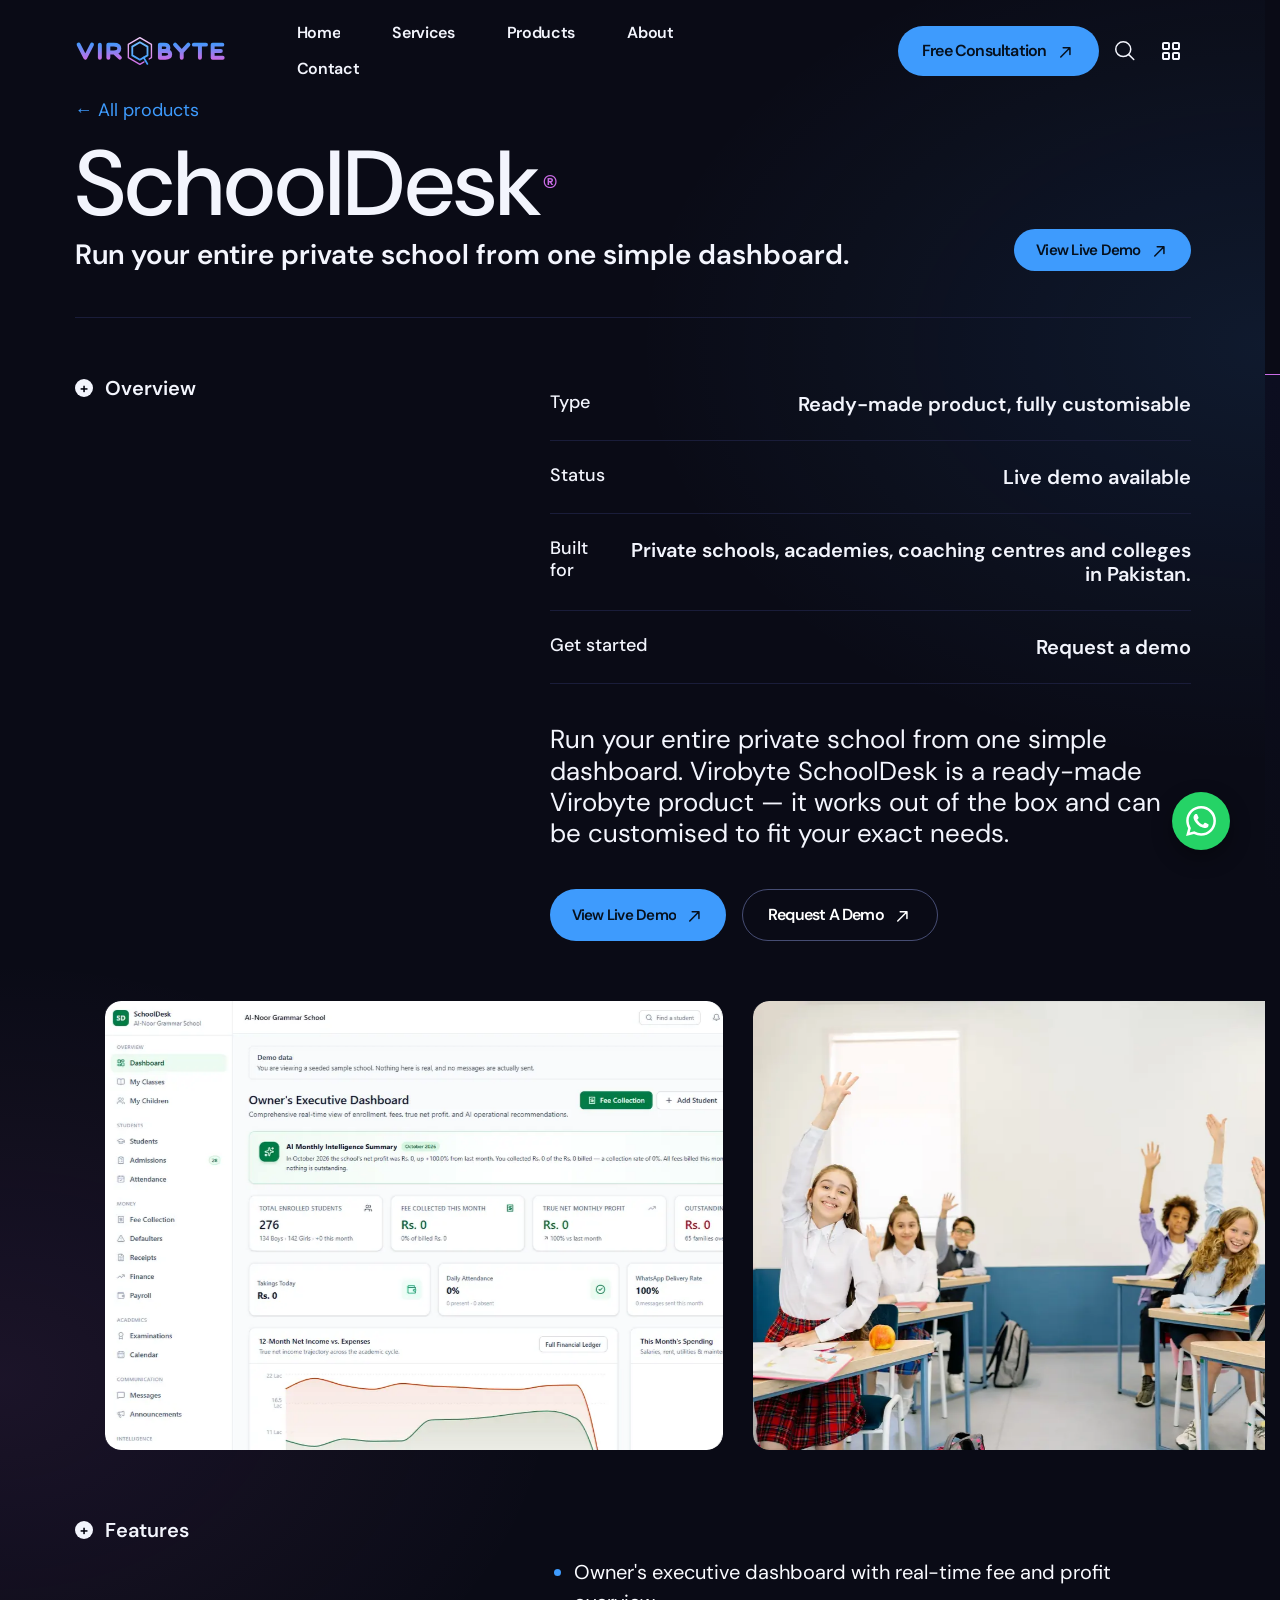
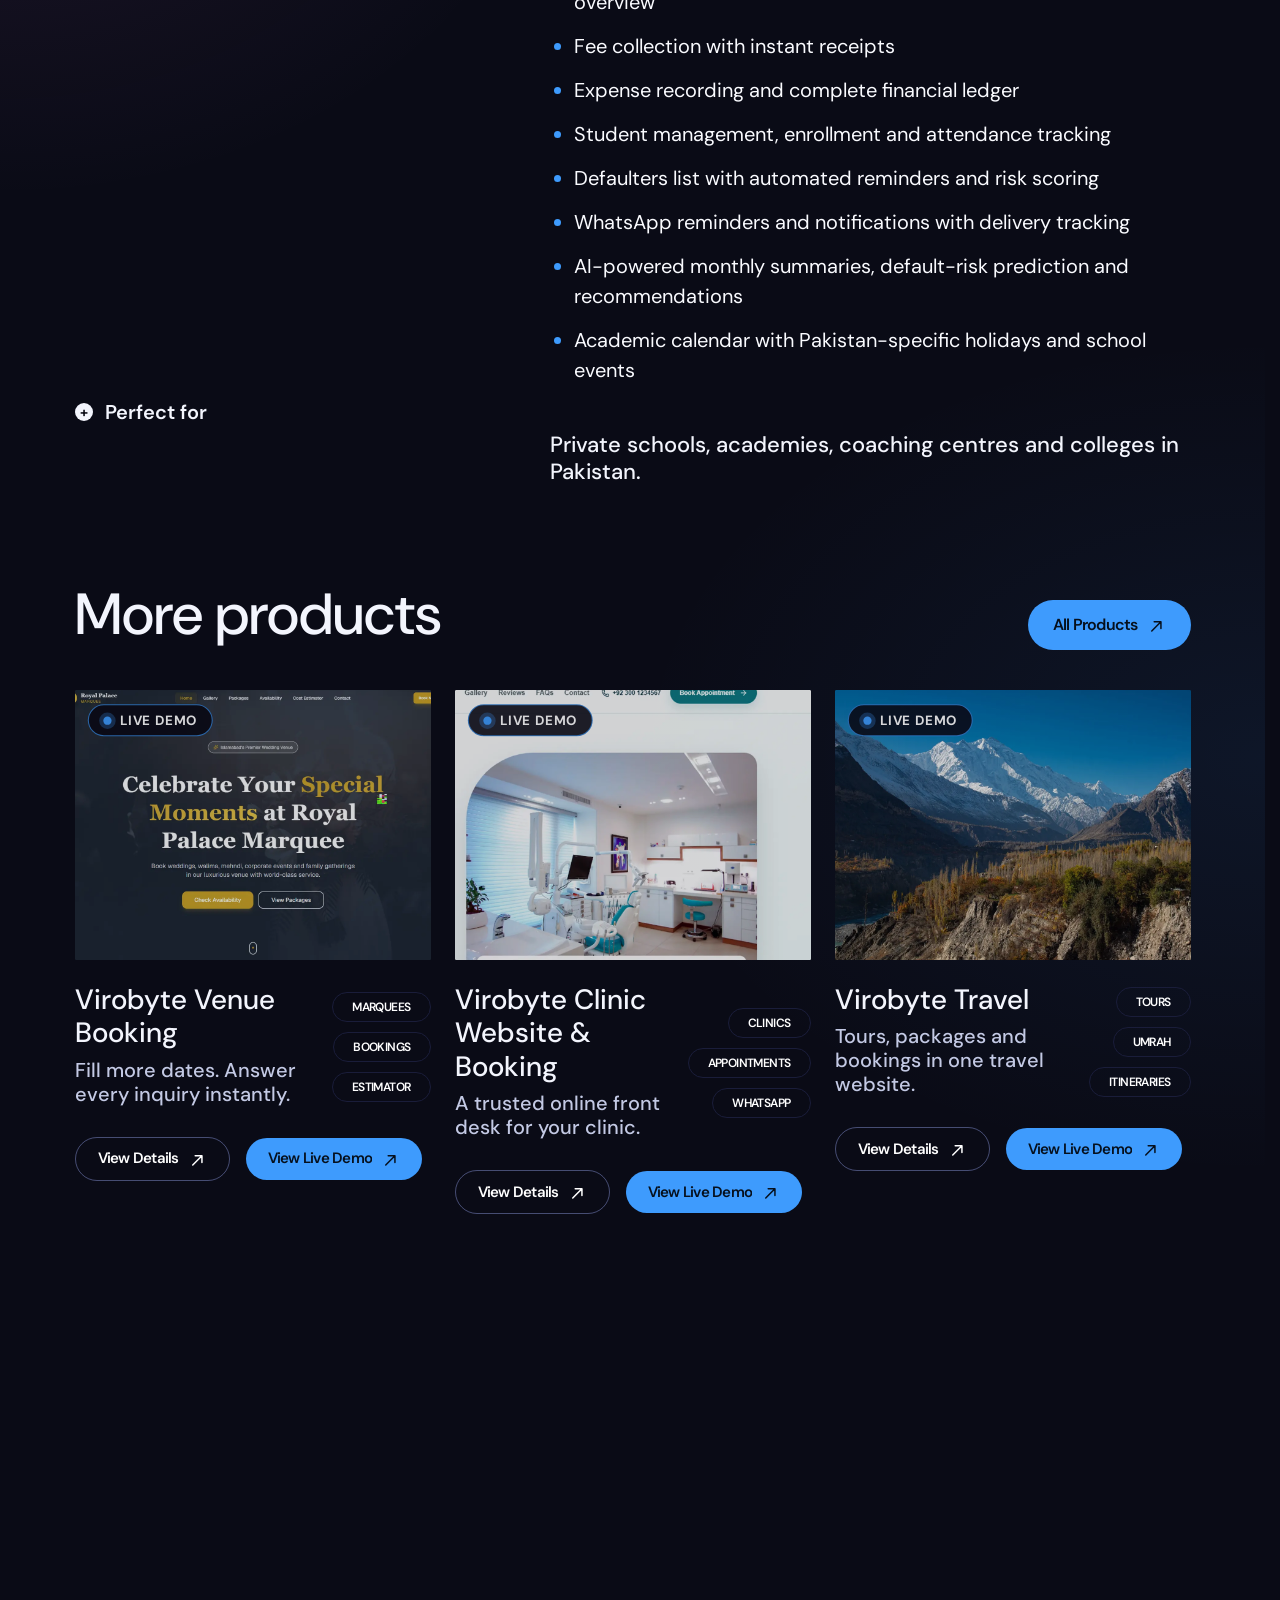
<file: product-schooldesk.html>
<!doctype html>
<html lang="en" data-bs-theme="dark" class="vb-loading">

<head>
    <!-- prettier-ignore -->
    <meta charset="UTF-8">
    <meta name="viewport" content="width=device-width, initial-scale=1.0">
    <meta http-equiv="x-ua-compatible" content="ie=edge">
    <meta name="theme-color" content="#0f0f0f">
    <meta name="color-scheme" content="dark">
    <meta name="description" content="Run your entire private school from one simple dashboard. View the live demo or request one.">
    <title>Virobyte SchoolDesk | Virobyte</title>
    <!-- Favicon icon-->
    <link rel="shortcut icon" type="image/x-icon" href="assets/imgs/template/logo/virobyte-mark.svg">

    <link rel="preload" href="assets/fonts/dm-sans-latin.woff2" as="font" type="font/woff2" crossorigin>
    <link rel="preload" href="assets/imgs/template/logo/virobyte-mark.svg" as="image">
    <style>
        html{scrollbar-gutter:stable}
        html.vb-loading{overflow:hidden}
        #vb-preloader{position:fixed;inset:0;z-index:2147483000;display:flex;align-items:center;justify-content:center;background:#0a0b16;transition:opacity .6s ease,visibility .6s;animation:vbfail 0s linear 20s forwards}
        #vb-preloader.vb-pl-hide{opacity:0;visibility:hidden;pointer-events:none}
        .vb-pl-inner{display:flex;flex-direction:column;align-items:center;gap:28px;width:min(280px,70vw)}
        .vb-pl-inner img{width:96px;height:auto;animation:vbpl 1.6s ease-in-out infinite}
        .vb-pl-track{width:100%;height:4px;border-radius:4px;background:rgba(160,175,255,.18);overflow:hidden}
        #vb-pl-bar{display:block;height:100%;transform-origin:left;transform:scaleX(.04);background:linear-gradient(90deg,#3e9bfd,#cb6ce6);transition:transform .35s ease}
        @keyframes vbpl{0%,100%{opacity:.7;transform:scale(.96)}50%{opacity:1;transform:scale(1.04)}}
        @keyframes vbfail{to{opacity:0;visibility:hidden;pointer-events:none}}
        @media (prefers-reduced-motion:reduce){.vb-pl-inner img{animation:none}}
    </style>
    <!-- Libs CSS -->
    <link rel="stylesheet" href="assets/css/vendors/carouselTicker.css?v=5d57fa2409">
    <link rel="stylesheet" href="assets/css/vendors/bootstrap.min.css?v=d5a3c524ac">
    <link rel="stylesheet" href="assets/css/vendors/swiper-bundle.min.css?v=3a146c9531">
    <link rel="stylesheet" href="assets/css/vendors/nice-select.css?v=737fc6f583">
    <link rel="stylesheet" href="assets/css/vendors/font-awesome-pro.css?v=0e5b5107dd">
    <link rel="stylesheet" href="assets/css/vendors/magnific-popup.css?v=c03fe8704d">
    <link rel="stylesheet" href="assets/css/vendors/odometer.css?v=8253458e03">
    <link rel="stylesheet" href="assets/css/vendors/spacing.css?v=6e963cc92d">

    <!-- Main CSS -->
    <link rel="stylesheet" href="assets/css/main.css?v=6d40596a18">
</head>

<body class="at-magic-cursor">
    <div id="vb-preloader" role="status" aria-label="Loading Virobyte">
        <div class="vb-pl-inner">
            <img decoding="async" width="100" height="112" src="assets/imgs/template/logo/virobyte-mark.svg" alt="">
            <div class="vb-pl-track"><span id="vb-pl-bar"></span></div>
        </div>
    </div>
    <!-- prettier-ignore -->

    <!--search-form-start -->
    <div class="at-search-body-overlay"></div>
    <div class="at-search-form-toggle">
        <div class="container">
            <div class="row mb-60">
                <div class="col-lg-12">
                    <div class="at-search-top d-flex justify-content-between align-items-center">
                        <div class="at-header-logo at-search-logo">
                            <a href="index.html">
                                <img width="498" height="112" decoding="async" class="vb-logo" src="assets/imgs/template/logo/virobyte-logo.svg" alt="Virobyte">
                            </a>
                        </div>
                        <button class="at-search-close">
                            <i class="fa-light fa-xmark"></i>
                        </button>
                    </div>
                </div>
            </div>
            <div class="row justify-content-center">
                <div class="col-lg-12">
                    <div class="at-search-form">
                        <form action="#">
                            <div class="at-search-form-input">
                                <input type="text" placeholder="Find what you need…" required>
                                <span class="at-search-focus-border"></span>
                                <button class="at-search-form-btn at-btn" type="submit">
                                    <span>
                                        <span class="text-1">Search</span>
                                        <span class="text-2">Search</span>
                                    </span>
                                    <i class="icon-arrow-right">
                                        <svg xmlns="http://www.w3.org/2000/svg" width="14" height="12" viewBox="0 0 14 12" fill="none">
                                            <path d="M8.33333 1L13 5.66667M13 5.66667L8.33333 10.3333M13 5.66667H1" stroke="currentColor" stroke-width="2" stroke-linecap="round" stroke-linejoin="round" />
                                        </svg>
                                        <svg xmlns="http://www.w3.org/2000/svg" width="14" height="12" viewBox="0 0 14 12" fill="none">
                                            <path d="M8.33333 1L13 5.66667M13 5.66667L8.33333 10.3333M13 5.66667H1" stroke="currentColor" stroke-width="2" stroke-linecap="round" stroke-linejoin="round" />
                                        </svg>
                                    </i>
                                </button>
                            </div>
                        </form>
                    </div>
                </div>
                <div class="col-12">
                    <div class="at-categories">
                        <h3 class="at-categories-title">Popular searches</h3>
                        <ul class="at-categories-list">
                            <li><a href="#" class="at-categories-item">Web Development</a></li>
                            <li><a href="#" class="at-categories-item">Mobile Apps</a></li>
                            <li><a href="#" class="at-categories-item">AI Solutions</a></li>
                            <li><a href="#" class="at-categories-item">WhatsApp Automation</a></li>
                            <li><a href="#" class="at-categories-item">Business Automation</a></li>
                            <li><a href="#" class="at-categories-item">ERP & CRM</a></li>
                            <li><a href="#" class="at-categories-item">UI / UX Design</a></li>
                            <li><a href="#" class="at-categories-item">School Manager</a></li>
                            <li><a href="#" class="at-categories-item">POS & Inventory</a></li>
                            <li><a href="#" class="at-categories-item">Data Analytics</a></li>
                            <li><a href="#" class="at-categories-item">Maintenance & Support</a></li>
                            <li><a href="#" class="at-categories-item">Free Consultation</a></li>
                        </ul>
                    </div>
                </div>
            </div>
        </div>
    </div>
    <!-- search-form-end -->
    <header>

        <!-- header 2 area start -->
        <div class="at-header-area at-header-spacing header-transparent">
            <div class="container">
                <div class="row align-items-center">
                    <div class="col-xl-2 col-6">
                        <div class="at-header-logo">
                            <a href="index.html">
                                <img width="498" height="112" decoding="async" class="vb-logo" src="assets/imgs/template/logo/virobyte-logo.svg" alt="Virobyte">
                            </a>
                        </div>
                    </div>
                    <div class="col-xl-6 mx-auto d-none d-xl-flex justify-content-center">
                        <div class="at-main-menu d-inline-flex justify-content-center">
                            <nav class="at-mobile-menu-active">
                                <ul>
                                    <li><a href="index.html">Home</a></li>
                                    <li><a href="index.html#services">Services</a></li>
                                    <li><a href="products.html">Products</a></li>
                                    <li><a href="about.html">About</a></li>
                                    <li><a href="contact.html">Contact</a></li>
                                </ul>
                            </nav>
                        </div>
                    </div>
                    <div class="col-xl-4 col-6">
                        <div class="at-header-right gap-3 d-flex justify-content-end align-items-center">
                            <a class="at-btn px-4 d-none d-xl-inline-flex" href="contact.html">
                                <span>
                                    <span class="text-1 text-capitalize">Free Consultation</span>
                                    <span class="text-2 text-capitalize">Free Consultation</span>
                                </span>
                                <i>
                                    <svg width="11" height="11" viewBox="0 0 11 11" fill="none" xmlns="http://www.w3.org/2000/svg">
                                                <path d="M0.21967 9.40717C-0.0732232 9.70006 -0.0732232 10.1749 0.21967 10.4678C0.512563 10.7607 0.987437 10.7607 1.28033 10.4678L0.21967 9.40717ZM10.6875 0.75C10.6875 0.335786 10.3517 2.97145e-09 9.9375 1.50485e-07L3.1875 -2.70983e-07C2.77329 -2.70983e-07 2.4375 0.335786 2.4375 0.75C2.4375 1.16421 2.77329 1.5 3.1875 1.5H9.1875V7.5C9.1875 7.91421 9.52329 8.25 9.9375 8.25C10.3517 8.25 10.6875 7.91421 10.6875 7.5L10.6875 0.75ZM0.75 9.9375L1.28033 10.4678L10.4678 1.28033L9.9375 0.75L9.40717 0.21967L0.21967 9.40717L0.75 9.9375Z" fill="currentColor" />
                                            </svg>
                                    <svg width="11" height="11" viewBox="0 0 11 11" fill="none" xmlns="http://www.w3.org/2000/svg">
                                                <path d="M0.21967 9.40717C-0.0732232 9.70006 -0.0732232 10.1749 0.21967 10.4678C0.512563 10.7607 0.987437 10.7607 1.28033 10.4678L0.21967 9.40717ZM10.6875 0.75C10.6875 0.335786 10.3517 2.97145e-09 9.9375 1.50485e-07L3.1875 -2.70983e-07C2.77329 -2.70983e-07 2.4375 0.335786 2.4375 0.75C2.4375 1.16421 2.77329 1.5 3.1875 1.5H9.1875V7.5C9.1875 7.91421 9.52329 8.25 9.9375 8.25C10.3517 8.25 10.6875 7.91421 10.6875 7.5L10.6875 0.75ZM0.75 9.9375L1.28033 10.4678L10.4678 1.28033L9.9375 0.75L9.40717 0.21967L0.21967 9.40717L0.75 9.9375Z" fill="currentColor" />
                                            </svg>
                                </i>
                            </a>
                            <button class="at-header-search-btn at-search-click">
                                <svg width="20" height="20" viewBox="0 0 20 20" fill="none" xmlns="http://www.w3.org/2000/svg">
                                    <path d="M18.7508 18.5233L13.5538 13.392M13.5538 13.392C14.9604 12.0032 15.7506 10.1196 15.7506 8.15551C15.7506 6.19144 14.9604 4.30782 13.5538 2.91902C12.1472 1.53022 10.2395 0.75 8.25028 0.75C6.26108 0.75 4.35336 1.53022 2.94678 2.91902C1.54021 4.30782 0.75 6.19144 0.75 8.15551C0.75 10.1196 1.54021 12.0032 2.94678 13.392C4.35336 14.7808 6.26108 15.561 8.25028 15.561C10.2395 15.561 12.1472 14.7808 13.5538 13.392Z" stroke="currentColor" stroke-width="1.5" stroke-linecap="round" stroke-linejoin="round" />
                                </svg>
                            </button>
                            <button class="at-menu-bar at-header-sidebar-btn">
                                <svg xmlns="http://www.w3.org/2000/svg" width="18" height="18" viewBox="0 0 18 18" fill="none">
                                    <path d="M1 2C1 1.73478 1.10536 1.48043 1.29289 1.29289C1.48043 1.10536 1.73478 1 2 1H6C6.26522 1 6.51957 1.10536 6.70711 1.29289C6.89464 1.48043 7 1.73478 7 2V6C7 6.26522 6.89464 6.51957 6.70711 6.70711C6.51957 6.89464 6.26522 7 6 7H2C1.73478 7 1.48043 6.89464 1.29289 6.70711C1.10536 6.51957 1 6.26522 1 6V2ZM11 2C11 1.73478 11.1054 1.48043 11.2929 1.29289C11.4804 1.10536 11.7348 1 12 1H16C16.2652 1 16.5196 1.10536 16.7071 1.29289C16.8946 1.48043 17 1.73478 17 2V6C17 6.26522 16.8946 6.51957 16.7071 6.70711C16.5196 6.89464 16.2652 7 16 7H12C11.7348 7 11.4804 6.89464 11.2929 6.70711C11.1054 6.51957 11 6.26522 11 6V2ZM1 12C1 11.7348 1.10536 11.4804 1.29289 11.2929C1.48043 11.1054 1.73478 11 2 11H6C6.26522 11 6.51957 11.1054 6.70711 11.2929C6.89464 11.4804 7 11.7348 7 12V16C7 16.2652 6.89464 16.5196 6.70711 16.7071C6.51957 16.8946 6.26522 17 6 17H2C1.73478 17 1.48043 16.8946 1.29289 16.7071C1.10536 16.5196 1 16.2652 1 16V12ZM11 12C11 11.7348 11.1054 11.4804 11.2929 11.2929C11.4804 11.1054 11.7348 11 12 11H16C16.2652 11 16.5196 11.1054 16.7071 11.2929C16.8946 11.4804 17 11.7348 17 12V16C17 16.2652 16.8946 16.5196 16.7071 16.7071C16.5196 16.8946 16.2652 17 16 17H12C11.7348 17 11.4804 16.8946 11.2929 16.7071C11.1054 16.5196 11 16.2652 11 16V12Z" stroke="currentColor" stroke-width="2" stroke-linecap="round" stroke-linejoin="round" />
                                </svg>
                            </button>
                        </div>
                    </div>
                </div>
            </div>
        </div>
        <!-- header area end -->

        <!-- sticky-menu-area -->
        <button id="header-sticky" class="at-menu-bar hamburger-sticky-menu" aria-label="Open menu">
            <span>MENU</span>
            <span class="icon">

                <svg xmlns="http://www.w3.org/2000/svg" width="24" height="24" viewBox="0 0 24 24" fill="none">
                    <path d="M4 5C4 4.73478 4.10536 4.48043 4.29289 4.29289C4.48043 4.10536 4.73478 4 5 4H9C9.26522 4 9.51957 4.10536 9.70711 4.29289C9.89464 4.48043 10 4.73478 10 5V9C10 9.26522 9.89464 9.51957 9.70711 9.70711C9.51957 9.89464 9.26522 10 9 10H5C4.73478 10 4.48043 9.89464 4.29289 9.70711C4.10536 9.51957 4 9.26522 4 9V5ZM14 5C14 4.73478 14.1054 4.48043 14.2929 4.29289C14.4804 4.10536 14.7348 4 15 4H19C19.2652 4 19.5196 4.10536 19.7071 4.29289C19.8946 4.48043 20 4.73478 20 5V9C20 9.26522 19.8946 9.51957 19.7071 9.70711C19.5196 9.89464 19.2652 10 19 10H15C14.7348 10 14.4804 9.89464 14.2929 9.70711C14.1054 9.51957 14 9.26522 14 9V5ZM4 15C4 14.7348 4.10536 14.4804 4.29289 14.2929C4.48043 14.1054 4.73478 14 5 14H9C9.26522 14 9.51957 14.1054 9.70711 14.2929C9.89464 14.4804 10 14.7348 10 15V19C10 19.2652 9.89464 19.5196 9.70711 19.7071C9.51957 19.8946 9.26522 20 9 20H5C4.73478 20 4.48043 19.8946 4.29289 19.7071C4.10536 19.5196 4 19.2652 4 19V15ZM14 15C14 14.7348 14.1054 14.4804 14.2929 14.2929C14.4804 14.1054 14.7348 14 15 14H19C19.2652 14 19.5196 14.1054 19.7071 14.2929C19.8946 14.4804 20 14.7348 20 15V19C20 19.2652 19.8946 19.5196 19.7071 19.7071C19.5196 19.8946 19.2652 20 19 20H15C14.7348 20 14.4804 19.8946 14.2929 19.7071C14.1054 19.5196 14 19.2652 14 19V15Z" stroke="currentColor" stroke-width="2" stroke-linecap="round" stroke-linejoin="round" />
                </svg>
            </span>
        </button>
        <!-- sticky-menu-end -->

    </header>
    <!-- at-offcanvus-area-start -->
    <div class="at-offcanvas-area">
        <div class="at-offcanvas">
            <div class="at-offcanvas-top d-flex align-items-center justify-content-between">
                <div class="at-offcanvas-logo">
                    <a href="index.html">
                        <img width="498" height="112" decoding="async" class="vb-logo" src="assets/imgs/template/logo/virobyte-logo.svg" alt="Virobyte">
                    </a>
                </div>
                <div class="at-offcanvas-close-btn">
                    <button class="close-btn">
                        <svg width="37" height="38" viewBox="0 0 37 38" fill="none" xmlns="http://www.w3.org/2000/svg">
                            <path d="M9.19141 9.80762L27.5762 28.1924" stroke="currentColor" stroke-width="1.5" stroke-linecap="round" stroke-linejoin="round" />
                            <path d="M9.19141 28.1924L27.5762 9.80761" stroke="currentColor" stroke-width="1.5" stroke-linecap="round" stroke-linejoin="round" />
                        </svg>
                    </button>
                </div>
            </div>
            <div class="at-offcanvas-content d-none d-xl-block">
                <h3 class="at-offcanvas-title">Hello!</h3>
                <p class="fz-font-lg">Smart software. Real results. We build web apps, mobile apps, WhatsApp automation and AI agents that help your business grow.</p>
            </div>
            <div class="at-offcanvas-menu pb-50">
                <nav></nav>
            </div>
            <div class="at-offcanvas-gallery d-none d-xl-block">
                <div class="sec-2-home-5__avatars-row d-flex gap-2">
                    <div class="sec-2-home-5__avatar-sm at-offcanvas-gallery-img">
                        <img width="300" height="300" decoding="async" class="img-cover" src="assets/imgs/vb/why-1.webp" alt="Virobyte">
                    </div>
                    <div class="sec-2-home-5__avatar-sm at-offcanvas-gallery-img">
                        <img width="300" height="300" decoding="async" class="img-cover" src="assets/imgs/vb/why-2.webp" alt="Virobyte">
                    </div>
                    <div class="sec-2-home-5__avatar-sm at-offcanvas-gallery-img">
                        <img width="300" height="300" decoding="async" class="img-cover" src="assets/imgs/vb/why-3.webp" alt="Virobyte">
                    </div>
                    <div class="sec-2-home-5__avatar-sm at-offcanvas-gallery-img">
                        <img width="300" height="300" decoding="async" class="img-cover" src="assets/imgs/vb/why-4.webp" alt="Virobyte">
                    </div>
                    <div class="sec-2-home-5__avatar-sm at-offcanvas-gallery-img">
                        <img width="300" height="300" decoding="async" class="img-cover" src="assets/imgs/vb/why-5.webp" alt="Virobyte">
                    </div>
                </div>
            </div>
            <div class="at-offcanvas-contact">
                <h4 class="h5 at-offcanvas-title sm">Get in touch</h4>
                <ul>
                    
                    <li><a class="fz-font-lg" href="mailto:virobyte.ai@gmail.com">virobyte.ai@gmail.com</a></li>
                    <li>
                        <a class="fz-font-lg" href="#">
                            Islamabad, Pakistan
                        </a>
                    </li>
                </ul>
            </div>
            <div class="at-offcanvas-social">
                <h3 class="at-offcanvas-title sm">Follow Us</h3>
                <ul class="at-offcanvas-social__grid">
                    <li>
                        <a href="#" class="at-offcanvas-social__link" aria-label="GitHub">
                            <svg xmlns="http://www.w3.org/2000/svg" width="18" height="18" viewBox="0 0 24 24" fill="none" aria-hidden="true">
                                <path d="M12 .297c-6.63 0-12 5.373-12 12 0 5.303 3.438 9.8 8.205 11.385.6.113.82-.258.82-.577 0-.285-.01-1.04-.015-2.04-3.338.724-4.042-1.61-4.042-1.61C4.422 18.07 3.633 17.7 3.633 17.7c-1.087-.744.084-.729.084-.729 1.205.084 1.838 1.236 1.838 1.236 1.07 1.835 2.809 1.305 3.495.998.108-.776.417-1.305.76-1.605-2.665-.3-5.466-1.332-5.466-5.93 0-1.31.465-2.38 1.235-3.22-.135-.303-.54-1.523.105-3.176 0 0 1.005-.322 3.3 1.23.96-.267 1.98-.399 3-.405 1.02.006 2.04.138 3 .405 2.28-1.552 3.285-1.23 3.285-1.23.645 1.653.24 2.873.12 3.176.765.84 1.23 1.91 1.23 3.22 0 4.61-2.805 5.625-5.475 5.92.42.36.81 1.096.81 2.22 0 1.606-.015 2.896-.015 3.286 0 .315.21.69.825.57C20.565 22.092 24 17.592 24 12.297c0-6.627-5.373-12-12-12" fill="currentColor" />
                            </svg>
                            <span>GitHub</span>
                        </a>
                    </li>
                    <li>
                        <a href="https://www.facebook.com/share/1DpUVNxbm4/?mibextid=wwXIfr" target="_blank" rel="noopener noreferrer" class="at-offcanvas-social__link" aria-label="Facebook">
                            <svg xmlns="http://www.w3.org/2000/svg" width="18" height="18" viewBox="0 0 18 18" fill="none" aria-hidden="true">
                                <path d="M12.4024 18V11.0344H14.7347L15.0838 8.3265H12.4024V6.59765C12.4024 5.81364 12.62 5.27934 13.7443 5.27934L15.1783 5.27867V2.85676C14.9302 2.82382 14.0791 2.75006 13.0888 2.75006C11.0213 2.75006 9.606 4.01198 9.606 6.32952V8.3265H7.2677V11.0344H9.606V18H1C0.44772 18 0 17.5523 0 17V1C0 0.44772 0.44772 0 1 0H17C17.5523 0 18 0.44772 18 1V17C18 17.5523 17.5523 18 17 18H12.4024Z" fill="currentColor" />
                            </svg>
                            <span>Facebook</span>
                        </a>
                    </li>
                    <li>
                        <a href="https://www.linkedin.com/company/virobyte/" target="_blank" rel="noopener noreferrer" class="at-offcanvas-social__link" aria-label="LinkedIn">
                            <svg xmlns="http://www.w3.org/2000/svg" width="18" height="18" viewBox="0 0 18 18" fill="none" aria-hidden="true">
                                <path d="M15.3352 15.339H12.6697V11.1622C12.6697 10.1662 12.6495 8.8845 11.2807 8.8845C9.89102 8.8845 9.67872 9.9683 9.67872 11.0887V15.339H7.01322V6.75H9.57372V7.9207H9.60822C9.96602 7.2457 10.836 6.53325 12.1357 6.53325C14.8365 6.53325 15.336 8.3108 15.336 10.6245L15.3352 15.339ZM4.00275 5.57475C3.14475 5.57475 2.4555 4.88025 2.4555 4.026C2.4555 3.1725 3.1455 2.47875 4.00275 2.47875C4.85775 2.47875 5.55075 3.1725 5.55075 4.026C5.55075 4.88025 4.857 5.57475 4.00275 5.57475ZM5.33925 15.339H2.66625V6.75H5.33925V15.339ZM16.6687 0H1.32825C0.594 0 0 0.5805 0 1.29675V16.7033C0 17.4202 0.594 18 1.32825 18H16.6665C17.4 18 18 17.4202 18 16.7033V1.29675C18 0.5805 17.4 0 16.6665 0H16.6687Z" fill="currentColor" />
                            </svg>
                            <span>Linkedin</span>
                        </a>
                    </li>
                    <li>
                        <a href="https://www.instagram.com/viro.byte/" target="_blank" rel="noopener noreferrer" class="at-offcanvas-social__link" aria-label="Instagram">
                            <svg xmlns="http://www.w3.org/2000/svg" width="18" height="18" viewBox="0 0 18 18" fill="none" aria-hidden="true">
                                <path d="M9.92475 0C10.9376 0.00167406 11.4509 0.00703828 11.8945 0.0202418L12.0692 0.025948C12.2709 0.0331213 12.47 0.0421215 12.7101 0.0533719C13.6678 0.0976265 14.3211 0.249129 14.8949 0.471887C15.4881 0.700648 15.9892 1.00966 16.4894 1.50993C16.9889 2.0102 17.298 2.51271 17.5275 3.10448C17.7494 3.67751 17.901 4.33153 17.946 5.28931C17.9567 5.52933 17.9653 5.72841 17.9725 5.93024L17.9781 6.10492C17.9913 6.5484 17.9973 7.06177 17.9992 8.07471L17.9999 8.74577C18 8.82777 18 8.91237 18 8.99967L17.9999 9.25357L17.9994 9.92472C17.9977 10.9376 17.9923 11.451 17.9791 11.8944L17.9734 12.0691C17.9662 12.271 17.9572 12.4701 17.946 12.7101C17.9017 13.6679 17.7494 14.3211 17.5275 14.8949C17.2987 15.4882 16.9889 15.9892 16.4894 16.4895C15.9892 16.989 15.4859 17.298 14.8949 17.5275C14.3211 17.7495 13.6678 17.901 12.7101 17.946C12.47 17.9567 12.2709 17.9654 12.0692 17.9725L11.8945 17.9781C11.4509 17.9914 10.9376 17.9973 9.92475 17.9993L9.25359 18C9.1716 18 9.087 18 8.99969 18H8.7458L8.07464 17.9994C7.06175 17.9977 6.54839 17.9924 6.1049 17.9791L5.93022 17.9734C5.72839 17.9662 5.5293 17.9572 5.2893 17.946C4.33151 17.9018 3.67899 17.7495 3.10448 17.5275C2.51195 17.2988 2.01018 16.989 1.50992 16.4895C1.00965 15.9892 0.701394 15.4859 0.471886 14.8949C0.249129 14.3211 0.0983735 13.6679 0.053372 12.7101C0.0426796 12.4701 0.0339582 12.271 0.026893 12.0691L0.0212318 11.8944C0.00806435 11.451 0.00206123 10.9376 0.000117163 9.92472L0 8.07471C0.00167406 7.06177 0.00702925 6.5484 0.0202327 6.10492L0.0259479 5.93024C0.0331212 5.72841 0.0421216 5.52933 0.053372 5.28931C0.0976175 4.33078 0.249129 3.67825 0.471886 3.10448C0.700638 2.51196 1.00965 2.0102 1.50992 1.50993C2.01018 1.00966 2.51271 0.701396 3.10448 0.471887C3.67825 0.249129 4.33077 0.0983735 5.2893 0.0533719C5.5293 0.0426885 5.72839 0.0339673 5.93022 0.026902L6.1049 0.0212407C6.54839 0.00806417 7.06175 0.00206102 8.07464 0.000116949L9.92475 0ZM8.99969 4.49953C6.51298 4.49953 4.49952 6.51518 4.49952 8.99967C4.49952 11.4864 6.51517 13.4998 8.99969 13.4998C11.4864 13.4998 13.4998 11.4842 13.4998 8.99967C13.4998 6.513 11.4841 4.49953 8.99969 4.49953ZM8.99969 6.2996C10.491 6.2996 11.6998 7.50805 11.6998 8.99967C11.6998 10.4909 10.4913 11.6998 8.99969 11.6998C7.50843 11.6998 6.29958 10.4914 6.29958 8.99967C6.29958 7.50841 7.50798 6.2996 8.99969 6.2996ZM13.7249 3.14949C13.1045 3.14949 12.5998 3.65342 12.5998 4.27376C12.5998 4.89411 13.1037 5.39882 13.7249 5.39882C14.3452 5.39882 14.8499 4.89489 14.8499 4.27376C14.8499 3.65342 14.3443 3.14871 13.7249 3.14949Z" fill="currentColor" />
                            </svg>
                            <span>Instagram</span>
                        </a>
                    </li>
                </ul>
            </div>
        </div>
    </div>
    <div class="body-overlay"></div>
    <!-- at-offcanvus-area-end -->

    
    <div class="px-blur-bottom"></div>
    <!-- Begin magic cursor -->
    <div id="magic-cursor" class="cursor-black-bg">
        <div id="ball"></div>
    </div>
    <!-- End magic cursor -->
    <div id="smooth-wrapper">
        <div id="smooth-content" class="z-index-3">
            <main class="bg-neutral-0">
                <!-- product details -->
                <div class="sec-1-portfolio-details-1 overflow-hidden pt-150 pb-100">
                    <div class="container">
                        <div class="row g-3 align-items-end">
                            <div class="col-md-9">
                                <a href="products.html" class="fz-font-md vb-back">← All products</a>
                                <h1 class="vb-product-title fw-500 mb-2 mt-3">SchoolDesk<sup class="fw-400">®</sup></h1>
                                <h2 class="h5 fw-600 mb-0">Run your entire private school from one simple dashboard.</h2>
                            </div>
                            <div class="col-md-3 ms-auto text-md-end">
                                <a class="at-btn vb-demo-btn " href="https://school-desk-ok8e.vercel.app/" target="_blank" rel="noopener noreferrer"><span><span class="text-1 text-capitalize">View Live Demo</span><span class="text-2 text-capitalize">View Live Demo</span></span><i><svg width="11" height="11" viewBox="0 0 11 11" fill="none" xmlns="http://www.w3.org/2000/svg"><path d="M0.21967 9.40717C-0.0732232 9.70006 -0.0732232 10.1749 0.21967 10.4678C0.512563 10.7607 0.987437 10.7607 1.28033 10.4678L0.21967 9.40717ZM10.6875 0.75C10.6875 0.335786 10.3517 2.97145e-09 9.9375 1.50485e-07L3.1875 -2.70983e-07C2.77329 -2.70983e-07 2.4375 0.335786 2.4375 0.75C2.4375 1.16421 2.77329 1.5 3.1875 1.5H9.1875V7.5C9.1875 7.91421 9.52329 8.25 9.9375 8.25C10.3517 8.25 10.6875 7.91421 10.6875 7.5L10.6875 0.75ZM0.75 9.9375L1.28033 10.4678L10.4678 1.28033L9.9375 0.75L9.40717 0.21967L0.21967 9.40717L0.75 9.9375Z" fill="currentColor" /></svg><svg width="11" height="11" viewBox="0 0 11 11" fill="none" xmlns="http://www.w3.org/2000/svg"><path d="M0.21967 9.40717C-0.0732232 9.70006 -0.0732232 10.1749 0.21967 10.4678C0.512563 10.7607 0.987437 10.7607 1.28033 10.4678L0.21967 9.40717ZM10.6875 0.75C10.6875 0.335786 10.3517 2.97145e-09 9.9375 1.50485e-07L3.1875 -2.70983e-07C2.77329 -2.70983e-07 2.4375 0.335786 2.4375 0.75C2.4375 1.16421 2.77329 1.5 3.1875 1.5H9.1875V7.5C9.1875 7.91421 9.52329 8.25 9.9375 8.25C10.3517 8.25 10.6875 7.91421 10.6875 7.5L10.6875 0.75ZM0.75 9.9375L1.28033 10.4678L10.4678 1.28033L9.9375 0.75L9.40717 0.21967L0.21967 9.40717L0.75 9.9375Z" fill="currentColor" /></svg></i></a>
                            </div>
                            <div class="col-12">
                                <div class="border-bottom-100 pb-30"></div>
                            </div>
                        </div>
                        <div class="row mt-50">
                            <div class="col-lg-5">
                                <div class="sec-2-home-5__card sec-2-home-5__card--list d-flex align-items-center">
                                    <ul class="sec-2-home-5__list list-unstyled mb-0">
                                        <li class="sec-2-home-5__list-item">
                                            <h3 class="h6 mb-0 fw-600">Overview</h3>
                                        </li>
                                    </ul>
                                </div>
                            </div>
                            <div class="col-lg-7">
                                <div class="d-flex justify-content-between gap-4 border-bottom-100 py-4">
                                    <p class="fz-font-md neutral-900 mb-0">Type</p>
                                    <p class="fz-font-lg fw-600 mb-0 neutral-900 text-end">Ready-made product, fully customisable</p>
                                </div>
                                <div class="d-flex justify-content-between gap-4 border-bottom-100 py-4">
                                    <p class="fz-font-md neutral-900 mb-0">Status</p>
                                    <p class="fz-font-lg fw-600 mb-0 neutral-900 text-end">Live demo available</p>
                                </div>
                                <div class="d-flex justify-content-between gap-4 border-bottom-100 py-4">
                                    <p class="fz-font-md neutral-900 mb-0">Built for</p>
                                    <p class="fz-font-lg fw-600 mb-0 neutral-900 text-end">Private schools, academies, coaching centres and colleges in Pakistan.</p>
                                </div>
                                <div class="d-flex justify-content-between gap-4 border-bottom-100 py-4">
                                    <p class="fz-font-md neutral-900 mb-0">Get started</p>
                                    <p class="fz-font-lg fw-600 mb-0 neutral-900 text-end"><a href="contact.html?topic=Product%3A%20SchoolDesk" class="common-underline">Request a demo</a></p>
                                </div>
                                <p class="fz-font-2xl fw-400 neutral-900 mt-40">Run your entire private school from one simple dashboard. Virobyte SchoolDesk is a ready-made Virobyte product — it works out of the box and can be customised to fit your exact needs.</p>
                                <div class="d-flex flex-wrap gap-3 mt-40"><a class="at-btn vb-demo-btn " href="https://school-desk-ok8e.vercel.app/" target="_blank" rel="noopener noreferrer"><span><span class="text-1 text-capitalize">View Live Demo</span><span class="text-2 text-capitalize">View Live Demo</span></span><i><svg width="11" height="11" viewBox="0 0 11 11" fill="none" xmlns="http://www.w3.org/2000/svg"><path d="M0.21967 9.40717C-0.0732232 9.70006 -0.0732232 10.1749 0.21967 10.4678C0.512563 10.7607 0.987437 10.7607 1.28033 10.4678L0.21967 9.40717ZM10.6875 0.75C10.6875 0.335786 10.3517 2.97145e-09 9.9375 1.50485e-07L3.1875 -2.70983e-07C2.77329 -2.70983e-07 2.4375 0.335786 2.4375 0.75C2.4375 1.16421 2.77329 1.5 3.1875 1.5H9.1875V7.5C9.1875 7.91421 9.52329 8.25 9.9375 8.25C10.3517 8.25 10.6875 7.91421 10.6875 7.5L10.6875 0.75ZM0.75 9.9375L1.28033 10.4678L10.4678 1.28033L9.9375 0.75L9.40717 0.21967L0.21967 9.40717L0.75 9.9375Z" fill="currentColor" /></svg><svg width="11" height="11" viewBox="0 0 11 11" fill="none" xmlns="http://www.w3.org/2000/svg"><path d="M0.21967 9.40717C-0.0732232 9.70006 -0.0732232 10.1749 0.21967 10.4678C0.512563 10.7607 0.987437 10.7607 1.28033 10.4678L0.21967 9.40717ZM10.6875 0.75C10.6875 0.335786 10.3517 2.97145e-09 9.9375 1.50485e-07L3.1875 -2.70983e-07C2.77329 -2.70983e-07 2.4375 0.335786 2.4375 0.75C2.4375 1.16421 2.77329 1.5 3.1875 1.5H9.1875V7.5C9.1875 7.91421 9.52329 8.25 9.9375 8.25C10.3517 8.25 10.6875 7.91421 10.6875 7.5L10.6875 0.75ZM0.75 9.9375L1.28033 10.4678L10.4678 1.28033L9.9375 0.75L9.40717 0.21967L0.21967 9.40717L0.75 9.9375Z" fill="currentColor" /></svg></i></a> <a class="at-btn vb-details-btn" href="contact.html?topic=Product%3A%20SchoolDesk"><span><span class="text-1 text-capitalize">Request a Demo</span><span class="text-2 text-capitalize">Request a Demo</span></span><i><svg width="11" height="11" viewBox="0 0 11 11" fill="none" xmlns="http://www.w3.org/2000/svg"><path d="M0.21967 9.40717C-0.0732232 9.70006 -0.0732232 10.1749 0.21967 10.4678C0.512563 10.7607 0.987437 10.7607 1.28033 10.4678L0.21967 9.40717ZM10.6875 0.75C10.6875 0.335786 10.3517 2.97145e-09 9.9375 1.50485e-07L3.1875 -2.70983e-07C2.77329 -2.70983e-07 2.4375 0.335786 2.4375 0.75C2.4375 1.16421 2.77329 1.5 3.1875 1.5H9.1875V7.5C9.1875 7.91421 9.52329 8.25 9.9375 8.25C10.3517 8.25 10.6875 7.91421 10.6875 7.5L10.6875 0.75ZM0.75 9.9375L1.28033 10.4678L10.4678 1.28033L9.9375 0.75L9.40717 0.21967L0.21967 9.40717L0.75 9.9375Z" fill="currentColor" /></svg><svg width="11" height="11" viewBox="0 0 11 11" fill="none" xmlns="http://www.w3.org/2000/svg"><path d="M0.21967 9.40717C-0.0732232 9.70006 -0.0732232 10.1749 0.21967 10.4678C0.512563 10.7607 0.987437 10.7607 1.28033 10.4678L0.21967 9.40717ZM10.6875 0.75C10.6875 0.335786 10.3517 2.97145e-09 9.9375 1.50485e-07L3.1875 -2.70983e-07C2.77329 -2.70983e-07 2.4375 0.335786 2.4375 0.75C2.4375 1.16421 2.77329 1.5 3.1875 1.5H9.1875V7.5C9.1875 7.91421 9.52329 8.25 9.9375 8.25C10.3517 8.25 10.6875 7.91421 10.6875 7.5L10.6875 0.75ZM0.75 9.9375L1.28033 10.4678L10.4678 1.28033L9.9375 0.75L9.40717 0.21967L0.21967 9.40717L0.75 9.9375Z" fill="currentColor" /></svg></i></a></div>
                            </div>
                        </div>
                    </div>
                    <div class="swiper about-me-slider-active pt-60 mb-60 at-item-anime-area">
                        <div class="swiper-wrapper"><div class="swiper-slide">
                                <div class="about-me-slider-thumb at-item-anime marque">
                                    <img width="1100" height="800" decoding="async" class="w-100 rounded-4" src="assets/imgs/vb/pr-schooldesk-1.webp" alt="Virobyte SchoolDesk — image 1">
                                </div>
                            </div><div class="swiper-slide">
                                <div class="about-me-slider-thumb at-item-anime marque">
                                    <img width="1100" height="800" decoding="async" class="w-100 rounded-4" src="assets/imgs/vb/pr-schooldesk-2.webp" alt="Virobyte SchoolDesk — image 2">
                                </div>
                            </div><div class="swiper-slide">
                                <div class="about-me-slider-thumb at-item-anime marque">
                                    <img width="1100" height="800" decoding="async" class="w-100 rounded-4" src="assets/imgs/vb/pr-schooldesk-3.webp" alt="Virobyte SchoolDesk — image 3">
                                </div>
                            </div><div class="swiper-slide">
                                <div class="about-me-slider-thumb at-item-anime marque">
                                    <img width="1100" height="800" decoding="async" class="w-100 rounded-4" src="assets/imgs/vb/pr-schooldesk-4.webp" alt="Virobyte SchoolDesk — image 4">
                                </div>
                            </div></div>
                    </div>
                    <div class="container">
                        <div class="row">
                            <div class="col-lg-5">
                                <div class="sec-2-home-5__card sec-2-home-5__card--list d-flex align-items-center">
                                    <ul class="sec-2-home-5__list list-unstyled mb-0">
                                        <li class="sec-2-home-5__list-item">
                                            <h4 class="h6 mb-0 fw-600">Features</h4>
                                        </li>
                                    </ul>
                                </div>
                            </div>
                            <div class="col-lg-7">
                                <ul class="ps-4 mt-40 vb-feature-list"><li class="neutral-950">Owner&#x27;s executive dashboard with real-time fee and profit overview</li><li class="neutral-950">Fee collection with instant receipts</li><li class="neutral-950">Expense recording and complete financial ledger</li><li class="neutral-950">Student management, enrollment and attendance tracking</li><li class="neutral-950">Defaulters list with automated reminders and risk scoring</li><li class="neutral-950">WhatsApp reminders and notifications with delivery tracking</li><li class="neutral-950">AI-powered monthly summaries, default-risk prediction and recommendations</li><li class="neutral-950">Academic calendar with Pakistan-specific holidays and school events</li></ul>
                            </div>
                        </div>
                    </div>
                    <div class="container">
                        <div class="row">
                            <div class="col-lg-5">
                                <div class="sec-2-home-5__card sec-2-home-5__card--list d-flex align-items-center">
                                    <ul class="sec-2-home-5__list list-unstyled mb-0">
                                        <li class="sec-2-home-5__list-item">
                                            <h4 class="h6 mb-0 fw-600">Perfect for</h4>
                                        </li>
                                    </ul>
                                </div>
                            </div>
                            <div class="col-lg-7">
                                <p class="fz-font-xl neutral-900 mt-40">Private schools, academies, coaching centres and colleges in Pakistan.</p>
                            </div>
                        </div>
                    </div>
                    <div class="container pt-120">
                        <div class="row g-4 align-items-end mb-40">
                            <div class="col-md-8">
                                <h2 class="h1 fw-500 mb-0">More products</h2>
                            </div>
                            <div class="col-md-4 text-md-end">
                                <a class="at-btn " href="products.html"><span><span class="text-1 text-capitalize">All products</span><span class="text-2 text-capitalize">All products</span></span><i><svg width="11" height="11" viewBox="0 0 11 11" fill="none" xmlns="http://www.w3.org/2000/svg"><path d="M0.21967 9.40717C-0.0732232 9.70006 -0.0732232 10.1749 0.21967 10.4678C0.512563 10.7607 0.987437 10.7607 1.28033 10.4678L0.21967 9.40717ZM10.6875 0.75C10.6875 0.335786 10.3517 2.97145e-09 9.9375 1.50485e-07L3.1875 -2.70983e-07C2.77329 -2.70983e-07 2.4375 0.335786 2.4375 0.75C2.4375 1.16421 2.77329 1.5 3.1875 1.5H9.1875V7.5C9.1875 7.91421 9.52329 8.25 9.9375 8.25C10.3517 8.25 10.6875 7.91421 10.6875 7.5L10.6875 0.75ZM0.75 9.9375L1.28033 10.4678L10.4678 1.28033L9.9375 0.75L9.40717 0.21967L0.21967 9.40717L0.75 9.9375Z" fill="currentColor" /></svg><svg width="11" height="11" viewBox="0 0 11 11" fill="none" xmlns="http://www.w3.org/2000/svg"><path d="M0.21967 9.40717C-0.0732232 9.70006 -0.0732232 10.1749 0.21967 10.4678C0.512563 10.7607 0.987437 10.7607 1.28033 10.4678L0.21967 9.40717ZM10.6875 0.75C10.6875 0.335786 10.3517 2.97145e-09 9.9375 1.50485e-07L3.1875 -2.70983e-07C2.77329 -2.70983e-07 2.4375 0.335786 2.4375 0.75C2.4375 1.16421 2.77329 1.5 3.1875 1.5H9.1875V7.5C9.1875 7.91421 9.52329 8.25 9.9375 8.25C10.3517 8.25 10.6875 7.91421 10.6875 7.5L10.6875 0.75ZM0.75 9.9375L1.28033 10.4678L10.4678 1.28033L9.9375 0.75L9.40717 0.21967L0.21967 9.40717L0.75 9.9375Z" fill="currentColor" /></svg></i></a>
                            </div>
                        </div>
                        <div class="row g-4">
<div class="mg-portfolio-item anim-zoomin-wrap col-lg-4 col-md-6" data-category="demo">
    <div class="mg-portfolio-thumb anim-zoomin not-hide-cursor p-relative">
        <a class="cursor-hide" href="product-venue-booking.html">
            <img width="1200" height="910" decoding="async" class="w-100" src="assets/imgs/vb/pc-venue-booking.webp" alt="Virobyte Venue Booking" />
        </a>
        <span class="vb-status vb-status--demo"><i></i>Live demo</span>
    </div>
    <div class="mg-portfolio-content cs-portfolio-content d-flex align-items-center flex-wrap flex-md-nowrap justify-content-between">
        <div class="w-md-75">
            <h3 class="h5 cs-portfolio-title mr-20 at-ff-sequel-semi-bold">
                <a href="product-venue-booking.html" class="vb-card-title">Virobyte Venue Booking</a>
            </h3>
            <p class="fz-font-lg neutral-500">Fill more dates. Answer every inquiry instantly.</p>
        </div>
        <div class="cs-portfolio-tag">
            <ul class="d-flex justify-content-md-end flex-wrap text-nowrap"><li><a href="product-venue-booking.html">marquees</a></li><li><a href="product-venue-booking.html">bookings</a></li><li><a href="product-venue-booking.html">estimator</a></li></ul>
        </div>
    </div>
    <div class="vb-card-actions d-flex flex-wrap align-items-center gap-3 pt-3">
        <a class="at-btn vb-details-btn btn-sm" href="product-venue-booking.html"><span><span class="text-1 text-capitalize">View details</span><span class="text-2 text-capitalize">View details</span></span><i><svg width="11" height="11" viewBox="0 0 11 11" fill="none" xmlns="http://www.w3.org/2000/svg"><path d="M0.21967 9.40717C-0.0732232 9.70006 -0.0732232 10.1749 0.21967 10.4678C0.512563 10.7607 0.987437 10.7607 1.28033 10.4678L0.21967 9.40717ZM10.6875 0.75C10.6875 0.335786 10.3517 2.97145e-09 9.9375 1.50485e-07L3.1875 -2.70983e-07C2.77329 -2.70983e-07 2.4375 0.335786 2.4375 0.75C2.4375 1.16421 2.77329 1.5 3.1875 1.5H9.1875V7.5C9.1875 7.91421 9.52329 8.25 9.9375 8.25C10.3517 8.25 10.6875 7.91421 10.6875 7.5L10.6875 0.75ZM0.75 9.9375L1.28033 10.4678L10.4678 1.28033L9.9375 0.75L9.40717 0.21967L0.21967 9.40717L0.75 9.9375Z" fill="currentColor" /></svg><svg width="11" height="11" viewBox="0 0 11 11" fill="none" xmlns="http://www.w3.org/2000/svg"><path d="M0.21967 9.40717C-0.0732232 9.70006 -0.0732232 10.1749 0.21967 10.4678C0.512563 10.7607 0.987437 10.7607 1.28033 10.4678L0.21967 9.40717ZM10.6875 0.75C10.6875 0.335786 10.3517 2.97145e-09 9.9375 1.50485e-07L3.1875 -2.70983e-07C2.77329 -2.70983e-07 2.4375 0.335786 2.4375 0.75C2.4375 1.16421 2.77329 1.5 3.1875 1.5H9.1875V7.5C9.1875 7.91421 9.52329 8.25 9.9375 8.25C10.3517 8.25 10.6875 7.91421 10.6875 7.5L10.6875 0.75ZM0.75 9.9375L1.28033 10.4678L10.4678 1.28033L9.9375 0.75L9.40717 0.21967L0.21967 9.40717L0.75 9.9375Z" fill="currentColor" /></svg></i></a>
        <a class="at-btn vb-demo-btn btn-sm" href="https://marquee1-red.vercel.app/" target="_blank" rel="noopener noreferrer"><span><span class="text-1 text-capitalize">View Live Demo</span><span class="text-2 text-capitalize">View Live Demo</span></span><i><svg width="11" height="11" viewBox="0 0 11 11" fill="none" xmlns="http://www.w3.org/2000/svg"><path d="M0.21967 9.40717C-0.0732232 9.70006 -0.0732232 10.1749 0.21967 10.4678C0.512563 10.7607 0.987437 10.7607 1.28033 10.4678L0.21967 9.40717ZM10.6875 0.75C10.6875 0.335786 10.3517 2.97145e-09 9.9375 1.50485e-07L3.1875 -2.70983e-07C2.77329 -2.70983e-07 2.4375 0.335786 2.4375 0.75C2.4375 1.16421 2.77329 1.5 3.1875 1.5H9.1875V7.5C9.1875 7.91421 9.52329 8.25 9.9375 8.25C10.3517 8.25 10.6875 7.91421 10.6875 7.5L10.6875 0.75ZM0.75 9.9375L1.28033 10.4678L10.4678 1.28033L9.9375 0.75L9.40717 0.21967L0.21967 9.40717L0.75 9.9375Z" fill="currentColor" /></svg><svg width="11" height="11" viewBox="0 0 11 11" fill="none" xmlns="http://www.w3.org/2000/svg"><path d="M0.21967 9.40717C-0.0732232 9.70006 -0.0732232 10.1749 0.21967 10.4678C0.512563 10.7607 0.987437 10.7607 1.28033 10.4678L0.21967 9.40717ZM10.6875 0.75C10.6875 0.335786 10.3517 2.97145e-09 9.9375 1.50485e-07L3.1875 -2.70983e-07C2.77329 -2.70983e-07 2.4375 0.335786 2.4375 0.75C2.4375 1.16421 2.77329 1.5 3.1875 1.5H9.1875V7.5C9.1875 7.91421 9.52329 8.25 9.9375 8.25C10.3517 8.25 10.6875 7.91421 10.6875 7.5L10.6875 0.75ZM0.75 9.9375L1.28033 10.4678L10.4678 1.28033L9.9375 0.75L9.40717 0.21967L0.21967 9.40717L0.75 9.9375Z" fill="currentColor" /></svg></i></a>
    </div>
</div>
<div class="mg-portfolio-item anim-zoomin-wrap col-lg-4 col-md-6" data-category="demo">
    <div class="mg-portfolio-thumb anim-zoomin not-hide-cursor p-relative">
        <a class="cursor-hide" href="product-clinic-booking.html">
            <img width="1200" height="910" decoding="async" class="w-100" src="assets/imgs/vb/pc-clinic-booking.webp" alt="Virobyte Clinic Website &amp; Booking" />
        </a>
        <span class="vb-status vb-status--demo"><i></i>Live demo</span>
    </div>
    <div class="mg-portfolio-content cs-portfolio-content d-flex align-items-center flex-wrap flex-md-nowrap justify-content-between">
        <div class="w-md-75">
            <h3 class="h5 cs-portfolio-title mr-20 at-ff-sequel-semi-bold">
                <a href="product-clinic-booking.html" class="vb-card-title">Virobyte Clinic Website &amp; Booking</a>
            </h3>
            <p class="fz-font-lg neutral-500">A trusted online front desk for your clinic.</p>
        </div>
        <div class="cs-portfolio-tag">
            <ul class="d-flex justify-content-md-end flex-wrap text-nowrap"><li><a href="product-clinic-booking.html">clinics</a></li><li><a href="product-clinic-booking.html">appointments</a></li><li><a href="product-clinic-booking.html">whatsapp</a></li></ul>
        </div>
    </div>
    <div class="vb-card-actions d-flex flex-wrap align-items-center gap-3 pt-3">
        <a class="at-btn vb-details-btn btn-sm" href="product-clinic-booking.html"><span><span class="text-1 text-capitalize">View details</span><span class="text-2 text-capitalize">View details</span></span><i><svg width="11" height="11" viewBox="0 0 11 11" fill="none" xmlns="http://www.w3.org/2000/svg"><path d="M0.21967 9.40717C-0.0732232 9.70006 -0.0732232 10.1749 0.21967 10.4678C0.512563 10.7607 0.987437 10.7607 1.28033 10.4678L0.21967 9.40717ZM10.6875 0.75C10.6875 0.335786 10.3517 2.97145e-09 9.9375 1.50485e-07L3.1875 -2.70983e-07C2.77329 -2.70983e-07 2.4375 0.335786 2.4375 0.75C2.4375 1.16421 2.77329 1.5 3.1875 1.5H9.1875V7.5C9.1875 7.91421 9.52329 8.25 9.9375 8.25C10.3517 8.25 10.6875 7.91421 10.6875 7.5L10.6875 0.75ZM0.75 9.9375L1.28033 10.4678L10.4678 1.28033L9.9375 0.75L9.40717 0.21967L0.21967 9.40717L0.75 9.9375Z" fill="currentColor" /></svg><svg width="11" height="11" viewBox="0 0 11 11" fill="none" xmlns="http://www.w3.org/2000/svg"><path d="M0.21967 9.40717C-0.0732232 9.70006 -0.0732232 10.1749 0.21967 10.4678C0.512563 10.7607 0.987437 10.7607 1.28033 10.4678L0.21967 9.40717ZM10.6875 0.75C10.6875 0.335786 10.3517 2.97145e-09 9.9375 1.50485e-07L3.1875 -2.70983e-07C2.77329 -2.70983e-07 2.4375 0.335786 2.4375 0.75C2.4375 1.16421 2.77329 1.5 3.1875 1.5H9.1875V7.5C9.1875 7.91421 9.52329 8.25 9.9375 8.25C10.3517 8.25 10.6875 7.91421 10.6875 7.5L10.6875 0.75ZM0.75 9.9375L1.28033 10.4678L10.4678 1.28033L9.9375 0.75L9.40717 0.21967L0.21967 9.40717L0.75 9.9375Z" fill="currentColor" /></svg></i></a>
        <a class="at-btn vb-demo-btn btn-sm" href="https://yourdental.vercel.app/" target="_blank" rel="noopener noreferrer"><span><span class="text-1 text-capitalize">View Live Demo</span><span class="text-2 text-capitalize">View Live Demo</span></span><i><svg width="11" height="11" viewBox="0 0 11 11" fill="none" xmlns="http://www.w3.org/2000/svg"><path d="M0.21967 9.40717C-0.0732232 9.70006 -0.0732232 10.1749 0.21967 10.4678C0.512563 10.7607 0.987437 10.7607 1.28033 10.4678L0.21967 9.40717ZM10.6875 0.75C10.6875 0.335786 10.3517 2.97145e-09 9.9375 1.50485e-07L3.1875 -2.70983e-07C2.77329 -2.70983e-07 2.4375 0.335786 2.4375 0.75C2.4375 1.16421 2.77329 1.5 3.1875 1.5H9.1875V7.5C9.1875 7.91421 9.52329 8.25 9.9375 8.25C10.3517 8.25 10.6875 7.91421 10.6875 7.5L10.6875 0.75ZM0.75 9.9375L1.28033 10.4678L10.4678 1.28033L9.9375 0.75L9.40717 0.21967L0.21967 9.40717L0.75 9.9375Z" fill="currentColor" /></svg><svg width="11" height="11" viewBox="0 0 11 11" fill="none" xmlns="http://www.w3.org/2000/svg"><path d="M0.21967 9.40717C-0.0732232 9.70006 -0.0732232 10.1749 0.21967 10.4678C0.512563 10.7607 0.987437 10.7607 1.28033 10.4678L0.21967 9.40717ZM10.6875 0.75C10.6875 0.335786 10.3517 2.97145e-09 9.9375 1.50485e-07L3.1875 -2.70983e-07C2.77329 -2.70983e-07 2.4375 0.335786 2.4375 0.75C2.4375 1.16421 2.77329 1.5 3.1875 1.5H9.1875V7.5C9.1875 7.91421 9.52329 8.25 9.9375 8.25C10.3517 8.25 10.6875 7.91421 10.6875 7.5L10.6875 0.75ZM0.75 9.9375L1.28033 10.4678L10.4678 1.28033L9.9375 0.75L9.40717 0.21967L0.21967 9.40717L0.75 9.9375Z" fill="currentColor" /></svg></i></a>
    </div>
</div>
<div class="mg-portfolio-item anim-zoomin-wrap col-lg-4 col-md-6" data-category="demo">
    <div class="mg-portfolio-thumb anim-zoomin not-hide-cursor p-relative">
        <a class="cursor-hide" href="product-travel.html">
            <img width="1200" height="910" decoding="async" class="w-100" src="assets/imgs/vb/pc-travel.webp" alt="Virobyte Travel" />
        </a>
        <span class="vb-status vb-status--demo"><i></i>Live demo</span>
    </div>
    <div class="mg-portfolio-content cs-portfolio-content d-flex align-items-center flex-wrap flex-md-nowrap justify-content-between">
        <div class="w-md-75">
            <h3 class="h5 cs-portfolio-title mr-20 at-ff-sequel-semi-bold">
                <a href="product-travel.html" class="vb-card-title">Virobyte Travel</a>
            </h3>
            <p class="fz-font-lg neutral-500">Tours, packages and bookings in one travel website.</p>
        </div>
        <div class="cs-portfolio-tag">
            <ul class="d-flex justify-content-md-end flex-wrap text-nowrap"><li><a href="product-travel.html">tours</a></li><li><a href="product-travel.html">umrah</a></li><li><a href="product-travel.html">itineraries</a></li></ul>
        </div>
    </div>
    <div class="vb-card-actions d-flex flex-wrap align-items-center gap-3 pt-3">
        <a class="at-btn vb-details-btn btn-sm" href="product-travel.html"><span><span class="text-1 text-capitalize">View details</span><span class="text-2 text-capitalize">View details</span></span><i><svg width="11" height="11" viewBox="0 0 11 11" fill="none" xmlns="http://www.w3.org/2000/svg"><path d="M0.21967 9.40717C-0.0732232 9.70006 -0.0732232 10.1749 0.21967 10.4678C0.512563 10.7607 0.987437 10.7607 1.28033 10.4678L0.21967 9.40717ZM10.6875 0.75C10.6875 0.335786 10.3517 2.97145e-09 9.9375 1.50485e-07L3.1875 -2.70983e-07C2.77329 -2.70983e-07 2.4375 0.335786 2.4375 0.75C2.4375 1.16421 2.77329 1.5 3.1875 1.5H9.1875V7.5C9.1875 7.91421 9.52329 8.25 9.9375 8.25C10.3517 8.25 10.6875 7.91421 10.6875 7.5L10.6875 0.75ZM0.75 9.9375L1.28033 10.4678L10.4678 1.28033L9.9375 0.75L9.40717 0.21967L0.21967 9.40717L0.75 9.9375Z" fill="currentColor" /></svg><svg width="11" height="11" viewBox="0 0 11 11" fill="none" xmlns="http://www.w3.org/2000/svg"><path d="M0.21967 9.40717C-0.0732232 9.70006 -0.0732232 10.1749 0.21967 10.4678C0.512563 10.7607 0.987437 10.7607 1.28033 10.4678L0.21967 9.40717ZM10.6875 0.75C10.6875 0.335786 10.3517 2.97145e-09 9.9375 1.50485e-07L3.1875 -2.70983e-07C2.77329 -2.70983e-07 2.4375 0.335786 2.4375 0.75C2.4375 1.16421 2.77329 1.5 3.1875 1.5H9.1875V7.5C9.1875 7.91421 9.52329 8.25 9.9375 8.25C10.3517 8.25 10.6875 7.91421 10.6875 7.5L10.6875 0.75ZM0.75 9.9375L1.28033 10.4678L10.4678 1.28033L9.9375 0.75L9.40717 0.21967L0.21967 9.40717L0.75 9.9375Z" fill="currentColor" /></svg></i></a>
        <a class="at-btn vb-demo-btn btn-sm" href="https://www.towardsdestination.com/" target="_blank" rel="noopener noreferrer"><span><span class="text-1 text-capitalize">View Live Demo</span><span class="text-2 text-capitalize">View Live Demo</span></span><i><svg width="11" height="11" viewBox="0 0 11 11" fill="none" xmlns="http://www.w3.org/2000/svg"><path d="M0.21967 9.40717C-0.0732232 9.70006 -0.0732232 10.1749 0.21967 10.4678C0.512563 10.7607 0.987437 10.7607 1.28033 10.4678L0.21967 9.40717ZM10.6875 0.75C10.6875 0.335786 10.3517 2.97145e-09 9.9375 1.50485e-07L3.1875 -2.70983e-07C2.77329 -2.70983e-07 2.4375 0.335786 2.4375 0.75C2.4375 1.16421 2.77329 1.5 3.1875 1.5H9.1875V7.5C9.1875 7.91421 9.52329 8.25 9.9375 8.25C10.3517 8.25 10.6875 7.91421 10.6875 7.5L10.6875 0.75ZM0.75 9.9375L1.28033 10.4678L10.4678 1.28033L9.9375 0.75L9.40717 0.21967L0.21967 9.40717L0.75 9.9375Z" fill="currentColor" /></svg><svg width="11" height="11" viewBox="0 0 11 11" fill="none" xmlns="http://www.w3.org/2000/svg"><path d="M0.21967 9.40717C-0.0732232 9.70006 -0.0732232 10.1749 0.21967 10.4678C0.512563 10.7607 0.987437 10.7607 1.28033 10.4678L0.21967 9.40717ZM10.6875 0.75C10.6875 0.335786 10.3517 2.97145e-09 9.9375 1.50485e-07L3.1875 -2.70983e-07C2.77329 -2.70983e-07 2.4375 0.335786 2.4375 0.75C2.4375 1.16421 2.77329 1.5 3.1875 1.5H9.1875V7.5C9.1875 7.91421 9.52329 8.25 9.9375 8.25C10.3517 8.25 10.6875 7.91421 10.6875 7.5L10.6875 0.75ZM0.75 9.9375L1.28033 10.4678L10.4678 1.28033L9.9375 0.75L9.40717 0.21967L0.21967 9.40717L0.75 9.9375Z" fill="currentColor" /></svg></i></a>
    </div>
</div>
                        </div>
                    </div>
                </div>
            </main>
            <!-- Footer placeholder to maintain scroll height -->
            <div class="footer-placeholder"></div>
        </div>
        <!-- prettier-ignore -->
        <!-- Footer 2 -->
        <footer id="contact" class="footer-fixed-bottom bg-neutral-950 changeless">
            <div class="at-footer-area mp-footer-style mp-footer-style-2 pt-120 pb-0">
                <div class="container">
                    <!-- Top section: Logo + Contact | Nav | Follow Us + Social -->
                    <div class="row g-5 pb-md-5 pb-2">
                        <div class="col-lg-4">
                            <div class="d-flex flex-wrap align-items-start gap-5">
                                <div class="at-header-logo">
                                    <a href="index.html">
                                        <img width="498" height="112" decoding="async" class="vb-logo" src="assets/imgs/template/logo/virobyte-logo.svg" alt="Virobyte">
                                    </a>
                                </div>
                                <div class="d-flex flex-column gap-3">
                                    
                                    <p class="h6 text-white mb-2">
                                        <a href="mailto:virobyte.ai@gmail.com" class="text-white text-decoration-none">virobyte.ai@gmail.com</a>
                                    </p>
                                    <p class="h6 text-white mb-0">
                                        Islamabad, Pakistan
                                    </p>
                                </div>
                            </div>
                        </div>
                        <div class="col-lg-4 col-md-6 mx-auto">
                            <div class="at-footer-widget alt-footer-link-item-wrap row">
                                <div class="alt-footer-link-item col-6">
                                    <ul>
                                        <li class="mb-15"><a href="index.html">Home</a></li>
                                        <li class="mb-15"><a href="index.html#services">Services</a></li>
                                        <li class="mb-15"><a href="products.html">Products</a></li>
                                        <li class="mb-15"><a href="about.html">About</a></li>
                                        <li class="mb-15"><a href="contact.html">Contact</a></li>
                                    </ul>
                                </div>
                                <div class="alt-footer-link-item col-6">
                                    <ul>
                                        <li class="mb-15"><a href="#">Privacy Policy</a></li>
                                        <li class="mb-15"><a href="#">Terms</a></li>
                                        <li class="mb-15"><a href="contact.html">Free Consultation</a></li>
                                    </ul>
                                </div>
                            </div>
                        </div>
                        <div class="col-lg-3 col-md-6 flex-column justify-content-lg-end d-none d-md-flex">
                            <p class="footer-2-follow-label text-white opacity-50 text-uppercase small mb-3">Follow Us</p>
                            <div class="at-footer-widget at-footer-link">
                                <div class="at-hero-social">
                                    <a href="https://www.linkedin.com/company/virobyte/" target="_blank" rel="noopener noreferrer">
                                        LinkedIn
                                        <svg xmlns="http://www.w3.org/2000/svg" width="9" height="10" viewBox="0 0 9 10" fill="none">
                                            <path d="M5.62494 9.99994L0.562517 10L0.5625 8.75003L4.49994 8.74996L4.5 2.39273L2.27828 4.86124L1.48278 3.97739L5.0625 0L8.64225 3.97739L7.84676 4.86124L5.625 2.3927L5.62494 9.99994Z" fill="currentColor" />
                                        </svg>
                                    </a>
                                    <a href="https://www.facebook.com/share/1DpUVNxbm4/?mibextid=wwXIfr" target="_blank" rel="noopener noreferrer">
                                        Facebook
                                        <svg xmlns="http://www.w3.org/2000/svg" width="9" height="10" viewBox="0 0 9 10" fill="none">
                                            <path d="M5.62494 9.99994L0.562517 10L0.5625 8.75003L4.49994 8.74996L4.5 2.39273L2.27828 4.86124L1.48278 3.97739L5.0625 0L8.64225 3.97739L7.84676 4.86124L5.625 2.3927L5.62494 9.99994Z" fill="currentColor" />
                                        </svg>
                                    </a>
                                    <a href="https://www.instagram.com/viro.byte/" target="_blank" rel="noopener noreferrer">
                                        Instagram
                                        <svg xmlns="http://www.w3.org/2000/svg" width="9" height="10" viewBox="0 0 9 10" fill="none">
                                            <path d="M5.62494 9.99994L0.562517 10L0.5625 8.75003L4.49994 8.74996L4.5 2.39273L2.27828 4.86124L1.48278 3.97739L5.0625 0L8.64225 3.97739L7.84676 4.86124L5.625 2.3927L5.62494 9.99994Z" fill="currentColor" />
                                        </svg>
                                    </a>
                                    <a href="#">
                                        GitHub
                                        <svg xmlns="http://www.w3.org/2000/svg" width="9" height="10" viewBox="0 0 9 10" fill="none">
                                            <path d="M5.62494 9.99994L0.562517 10L0.5625 8.75003L4.49994 8.74996L4.5 2.39273L2.27828 4.86124L1.48278 3.97739L5.0625 0L8.64225 3.97739L7.84676 4.86124L5.625 2.3927L5.62494 9.99994Z" fill="currentColor" />
                                        </svg>
                                    </a>
                                </div>
                            </div>
                        </div>
                    </div>

                    <!-- Divider -->
                    <div class="footer-2-border pt-40 pb-40">
                        <!-- Bottom section: Copyright | Let's Build + Hours | Service tags -->
                        <div class="row align-items-end g-4">
                            <div class="col-lg-10 col-md-8">
                                <span class="at-footer-copyright">Virobyte © 2026. All rights reserved.</span>
                                <div class="at-title-anim overflow-hidden">
                                    <h2 class="footer-2-connect-title text-white mb-0 at-title-text text-scale-anim">Let's Build</h2>
                                </div>
                            </div>
                            <div class="col-lg-2 col-md-4 text-end">
                                <div class="d-flex flex-wrap align-items-end gap-4 gap-md-5 mb-3">
                                    <div class="footer-2-hours text-white">
                                        <span class="d-block fz-font-md opacity-50">Mon–Sat</span>
                                        <h3 class="h5 fw-400 common-white">10am - 7pm</h3>
                                    </div>
                                </div>

                            </div>
                        </div>
                        <div class="row d-none d-md-block">
                            <div class="col-12">
                                <ul class="d-flex flex-wrap gap-lg-4 gap-2 ps-3 pt-4 pb-2">
                                    <li>
                                        <div class="at-btn at-btn-border-white border-0 ps-2 pe-2 py-0 common-white opacity-50 bg-transparent rounded-0">
                                            <span>
                                                <span class="text-1">Web Development</span>
                                                <span class="text-2">Web Development</span>
                                            </span>
                                            <i>
                                                <svg width="11" height="11" viewBox="0 0 11 11" fill="none" xmlns="http://www.w3.org/2000/svg">
                                                    <path d="M0.21967 9.40717C-0.0732232 9.70006 -0.0732232 10.1749 0.21967 10.4678C0.512563 10.7607 0.987437 10.7607 1.28033 10.4678L0.21967 9.40717ZM10.6875 0.75C10.6875 0.335786 10.3517 2.97145e-09 9.9375 1.50485e-07L3.1875 -2.70983e-07C2.77329 -2.70983e-07 2.4375 0.335786 2.4375 0.75C2.4375 1.16421 2.77329 1.5 3.1875 1.5H9.1875V7.5C9.1875 7.91421 9.52329 8.25 9.9375 8.25C10.3517 8.25 10.6875 7.91421 10.6875 7.5L10.6875 0.75ZM0.75 9.9375L1.28033 10.4678L10.4678 1.28033L9.9375 0.75L9.40717 0.21967L0.21967 9.40717L0.75 9.9375Z" fill="currentColor" />
                                                </svg>
                                                <svg width="11" height="11" viewBox="0 0 11 11" fill="none" xmlns="http://www.w3.org/2000/svg">
                                                    <path d="M0.21967 9.40717C-0.0732232 9.70006 -0.0732232 10.1749 0.21967 10.4678C0.512563 10.7607 0.987437 10.7607 1.28033 10.4678L0.21967 9.40717ZM10.6875 0.75C10.6875 0.335786 10.3517 2.97145e-09 9.9375 1.50485e-07L3.1875 -2.70983e-07C2.77329 -2.70983e-07 2.4375 0.335786 2.4375 0.75C2.4375 1.16421 2.77329 1.5 3.1875 1.5H9.1875V7.5C9.1875 7.91421 9.52329 8.25 9.9375 8.25C10.3517 8.25 10.6875 7.91421 10.6875 7.5L10.6875 0.75ZM0.75 9.9375L1.28033 10.4678L10.4678 1.28033L9.9375 0.75L9.40717 0.21967L0.21967 9.40717L0.75 9.9375Z" fill="currentColor" />
                                                </svg>
                                            </i>
                                        </div>
                                    </li>
                                    <li>
                                        <div class="at-btn at-btn-border-white border-0 ps-2 pe-2 py-0 common-white opacity-50 bg-transparent rounded-0">
                                            <span>
                                                <span class="text-1">AI Solutions</span>
                                                <span class="text-2">AI Solutions</span>
                                            </span>
                                            <i>
                                                <svg width="11" height="11" viewBox="0 0 11 11" fill="none" xmlns="http://www.w3.org/2000/svg">
                                                    <path d="M0.21967 9.40717C-0.0732232 9.70006 -0.0732232 10.1749 0.21967 10.4678C0.512563 10.7607 0.987437 10.7607 1.28033 10.4678L0.21967 9.40717ZM10.6875 0.75C10.6875 0.335786 10.3517 2.97145e-09 9.9375 1.50485e-07L3.1875 -2.70983e-07C2.77329 -2.70983e-07 2.4375 0.335786 2.4375 0.75C2.4375 1.16421 2.77329 1.5 3.1875 1.5H9.1875V7.5C9.1875 7.91421 9.52329 8.25 9.9375 8.25C10.3517 8.25 10.6875 7.91421 10.6875 7.5L10.6875 0.75ZM0.75 9.9375L1.28033 10.4678L10.4678 1.28033L9.9375 0.75L9.40717 0.21967L0.21967 9.40717L0.75 9.9375Z" fill="currentColor" />
                                                </svg>
                                                <svg width="11" height="11" viewBox="0 0 11 11" fill="none" xmlns="http://www.w3.org/2000/svg">
                                                    <path d="M0.21967 9.40717C-0.0732232 9.70006 -0.0732232 10.1749 0.21967 10.4678C0.512563 10.7607 0.987437 10.7607 1.28033 10.4678L0.21967 9.40717ZM10.6875 0.75C10.6875 0.335786 10.3517 2.97145e-09 9.9375 1.50485e-07L3.1875 -2.70983e-07C2.77329 -2.70983e-07 2.4375 0.335786 2.4375 0.75C2.4375 1.16421 2.77329 1.5 3.1875 1.5H9.1875V7.5C9.1875 7.91421 9.52329 8.25 9.9375 8.25C10.3517 8.25 10.6875 7.91421 10.6875 7.5L10.6875 0.75ZM0.75 9.9375L1.28033 10.4678L10.4678 1.28033L9.9375 0.75L9.40717 0.21967L0.21967 9.40717L0.75 9.9375Z" fill="currentColor" />
                                                </svg>
                                            </i>
                                        </div>
                                    </li>
                                    <li>
                                        <div class="at-btn at-btn-border-white border-0 ps-2 pe-2 py-0 common-white opacity-50 bg-transparent rounded-0">
                                            <span>
                                                <span class="text-1">WhatsApp Automation</span>
                                                <span class="text-2">WhatsApp Automation</span>
                                            </span>
                                            <i>
                                                <svg width="11" height="11" viewBox="0 0 11 11" fill="none" xmlns="http://www.w3.org/2000/svg">
                                                    <path d="M0.21967 9.40717C-0.0732232 9.70006 -0.0732232 10.1749 0.21967 10.4678C0.512563 10.7607 0.987437 10.7607 1.28033 10.4678L0.21967 9.40717ZM10.6875 0.75C10.6875 0.335786 10.3517 2.97145e-09 9.9375 1.50485e-07L3.1875 -2.70983e-07C2.77329 -2.70983e-07 2.4375 0.335786 2.4375 0.75C2.4375 1.16421 2.77329 1.5 3.1875 1.5H9.1875V7.5C9.1875 7.91421 9.52329 8.25 9.9375 8.25C10.3517 8.25 10.6875 7.91421 10.6875 7.5L10.6875 0.75ZM0.75 9.9375L1.28033 10.4678L10.4678 1.28033L9.9375 0.75L9.40717 0.21967L0.21967 9.40717L0.75 9.9375Z" fill="currentColor" />
                                                </svg>
                                                <svg width="11" height="11" viewBox="0 0 11 11" fill="none" xmlns="http://www.w3.org/2000/svg">
                                                    <path d="M0.21967 9.40717C-0.0732232 9.70006 -0.0732232 10.1749 0.21967 10.4678C0.512563 10.7607 0.987437 10.7607 1.28033 10.4678L0.21967 9.40717ZM10.6875 0.75C10.6875 0.335786 10.3517 2.97145e-09 9.9375 1.50485e-07L3.1875 -2.70983e-07C2.77329 -2.70983e-07 2.4375 0.335786 2.4375 0.75C2.4375 1.16421 2.77329 1.5 3.1875 1.5H9.1875V7.5C9.1875 7.91421 9.52329 8.25 9.9375 8.25C10.3517 8.25 10.6875 7.91421 10.6875 7.5L10.6875 0.75ZM0.75 9.9375L1.28033 10.4678L10.4678 1.28033L9.9375 0.75L9.40717 0.21967L0.21967 9.40717L0.75 9.9375Z" fill="currentColor" />
                                                </svg>
                                            </i>
                                        </div>
                                    </li>
                                    <li>
                                        <div class="at-btn at-btn-border-white border-0 ps-2 pe-2 py-0 common-white opacity-50 bg-transparent rounded-0">
                                            <span>
                                                <span class="text-1">ERP & CRM</span>
                                                <span class="text-2">ERP & CRM</span>
                                            </span>
                                            <i>
                                                <svg width="11" height="11" viewBox="0 0 11 11" fill="none" xmlns="http://www.w3.org/2000/svg">
                                                    <path d="M0.21967 9.40717C-0.0732232 9.70006 -0.0732232 10.1749 0.21967 10.4678C0.512563 10.7607 0.987437 10.7607 1.28033 10.4678L0.21967 9.40717ZM10.6875 0.75C10.6875 0.335786 10.3517 2.97145e-09 9.9375 1.50485e-07L3.1875 -2.70983e-07C2.77329 -2.70983e-07 2.4375 0.335786 2.4375 0.75C2.4375 1.16421 2.77329 1.5 3.1875 1.5H9.1875V7.5C9.1875 7.91421 9.52329 8.25 9.9375 8.25C10.3517 8.25 10.6875 7.91421 10.6875 7.5L10.6875 0.75ZM0.75 9.9375L1.28033 10.4678L10.4678 1.28033L9.9375 0.75L9.40717 0.21967L0.21967 9.40717L0.75 9.9375Z" fill="currentColor" />
                                                </svg>
                                                <svg width="11" height="11" viewBox="0 0 11 11" fill="none" xmlns="http://www.w3.org/2000/svg">
                                                    <path d="M0.21967 9.40717C-0.0732232 9.70006 -0.0732232 10.1749 0.21967 10.4678C0.512563 10.7607 0.987437 10.7607 1.28033 10.4678L0.21967 9.40717ZM10.6875 0.75C10.6875 0.335786 10.3517 2.97145e-09 9.9375 1.50485e-07L3.1875 -2.70983e-07C2.77329 -2.70983e-07 2.4375 0.335786 2.4375 0.75C2.4375 1.16421 2.77329 1.5 3.1875 1.5H9.1875V7.5C9.1875 7.91421 9.52329 8.25 9.9375 8.25C10.3517 8.25 10.6875 7.91421 10.6875 7.5L10.6875 0.75ZM0.75 9.9375L1.28033 10.4678L10.4678 1.28033L9.9375 0.75L9.40717 0.21967L0.21967 9.40717L0.75 9.9375Z" fill="currentColor" />
                                                </svg>
                                            </i>
                                        </div>
                                    </li>
                                </ul>
                            </div>
                        </div>
                    </div>
                </div>
            </div>
        </footer>
    </div>
    <!-- whatsapp float -->
    <a class="vb-wa" href="https://wa.me/923126932175?text=Hello%20Virobyte%2C%20I%27d%20like%20to%20know%20more%20about%20your%20services." target="_blank" rel="noopener noreferrer" aria-label="Chat with Virobyte on WhatsApp"><svg viewBox="0 0 24 24" aria-hidden="true" focusable="false"><path d="M17.472 14.382c-.297-.149-1.758-.867-2.03-.967-.273-.099-.471-.148-.67.15-.197.297-.767.966-.94 1.164-.173.199-.347.223-.644.075-.297-.15-1.255-.463-2.39-1.475-.883-.788-1.48-1.761-1.653-2.059-.173-.297-.018-.458.13-.606.134-.133.298-.347.446-.52.149-.174.198-.298.298-.497.099-.198.05-.371-.025-.52-.075-.149-.669-1.612-.916-2.207-.242-.579-.487-.5-.669-.51-.173-.008-.371-.01-.57-.01-.198 0-.52.074-.792.372-.272.297-1.04 1.016-1.04 2.479 0 1.462 1.065 2.875 1.213 3.074.149.198 2.096 3.2 5.077 4.487.709.306 1.262.489 1.694.625.712.227 1.36.195 1.871.118.571-.085 1.758-.719 2.006-1.413.248-.694.248-1.289.173-1.413-.074-.124-.272-.198-.57-.347m-5.421 7.403h-.004a9.87 9.87 0 01-5.031-1.378l-.361-.214-3.741.982.998-3.648-.235-.374a9.86 9.86 0 01-1.51-5.26c.001-5.45 4.436-9.884 9.888-9.884 2.64 0 5.122 1.03 6.988 2.898a9.825 9.825 0 012.893 6.994c-.003 5.45-4.437 9.884-9.885 9.884m8.413-18.297A11.815 11.815 0 0012.05 0C5.495 0 .16 5.335.157 11.892c0 2.096.547 4.142 1.588 5.945L.057 24l6.305-1.654a11.882 11.882 0 005.683 1.448h.005c6.554 0 11.89-5.335 11.893-11.893a11.821 11.821 0 00-3.48-8.413Z"/></svg></a>
    <!-- back to top start -->
    <div class="back-to-top-wrapper">
        <button id="back_to_top" type="button" class="back-to-top-btn">
            <svg width="12" height="7" viewBox="0 0 12 7" fill="none" xmlns="http://www.w3.org/2000/svg">
                <path d="M11 6L6 1L1 6" stroke="currentColor" stroke-width="1.5" stroke-linecap="round" stroke-linejoin="round" />
            </svg>
        </button>
    </div>
    <!-- back to top end -->
    <!-- Libs JS -->
    <script src="assets/js/vendors/color-modes.js?v=5600883d86"></script>
    <script src="assets/js/vendors/jquery-3.7.1.min.js?v=c9a1b0aa01"></script>
    <script src="assets/js/vendors/plugin.js?v=4666c5eb6c"></script>
    <script src="assets/js/vendors/bootstrap.min.js?v=2fd7478041"></script>
    <script src="assets/js/vendors/swiper-bundle.min.js?v=c95cabe532"></script>
    <script src="assets/js/vendors/jquery.carouselTicker.min.js?v=7c9b25390f"></script>
    <script src="assets/js/vendors/jquery.magnific-popup.min.js?v=b37d7edf99"></script>
    <script src="assets/js/vendors/jquery.odometer.min.js?v=c35fce96f1"></script>
    <script src="assets/js/vendors/jquery.appear.js?v=d18fe7c86d"></script>
    <script src="assets/js/vendors/jquery.elevatezoom.js?v=0f318a2776"></script>
    <script src="assets/js/vendors/nice-select.js?v=4e2def5093"></script>
    <script src="assets/js/vendors/parallax.js?v=33762a42b6"></script>
    <script src="assets/js/vendors/ripple-2.js?v=c670c45b58"></script>
    <script src="assets/js/vendors/imagesloaded-pkgd.js?v=171ad1299a"></script>
    <script src="assets/js/vendors/isotope.pkgd.min.js?v=5fb7c19c9c"></script>
    <script src="assets/js/vendors/image-hover-effects.js?v=3ec9e79b2c"></script>
    <script>
    (function () {
        // Start the animation scripts only when fonts + images are in, so every measurement
        // (SplitText lines, ScrollTrigger pins) is taken on the final layout.
        var root = document.documentElement, pl = document.getElementById('vb-preloader'), bar = document.getElementById('vb-pl-bar');
        var booted = false, fontsOk = false, loaded = false;
        var imgs = [].slice.call(document.images), total = imgs.length || 1, done = 0;
        function prog() { if (bar) bar.style.transform = 'scaleX(' + Math.max(0.04, Math.min(1, done / total) * 0.92) + ')'; }
        imgs.forEach(function (i) {
            if (i.complete) { done++; return; }
            i.addEventListener('load', function () { done++; prog(); });
            i.addEventListener('error', function () { done++; prog(); });
        });
        prog();
        function add(src, cb) {
            var s = document.createElement('script');
            s.src = src; s.onload = cb; s.onerror = cb;
            document.body.appendChild(s);
        }
        function watch() {
            // safety net: if layout height changes late, re-measure the scroll animations
            if (!('ResizeObserver' in window) || !window.ScrollTrigger) return;
            var last = document.documentElement.scrollHeight, t;
            new ResizeObserver(function () {
                var h = document.documentElement.scrollHeight;
                if (Math.abs(h - last) < 3) return;
                clearTimeout(t);
                t = setTimeout(function () { ScrollTrigger.refresh(); last = document.documentElement.scrollHeight; }, 250);
            }).observe(document.body);
        }
        function reveal() {
            if (bar) bar.style.transform = 'scaleX(1)';
            root.classList.remove('vb-loading');
            if (pl) { pl.classList.add('vb-pl-hide'); setTimeout(function () { pl.remove(); }, 800); }
            watch();
            // arriving via index.html#services etc.: jump once layout (pin spacing) is final
            if (location.hash && location.hash.length > 1) {
                var tgt = null;
                try { tgt = document.querySelector(location.hash); } catch (err) {}
                if (tgt) window.scrollTo({ top: tgt.getBoundingClientRect().top + window.pageYOffset, behavior: 'instant' });
            }
        }
        function equalizeStack() {
            // services stack: every card gets the height of the tallest one, so cards underneath
            // can never poke out below the top card (differs per card on narrow screens)
            var items = document.querySelectorAll('.at-service-area .scroll-section .item');
            if (!items.length) return;
            [].forEach.call(items, function (i) { i.style.minHeight = ''; });
            var max = 0;
            [].forEach.call(items, function (i) { max = Math.max(max, i.getBoundingClientRect().height); });
            [].forEach.call(items, function (i) { i.style.minHeight = Math.ceil(max) + 'px'; });
        }
        var lastW = window.innerWidth, rt;
        window.addEventListener('resize', function () {
            if (window.innerWidth === lastW) return; // ignore mobile toolbar (height-only) resizes
            lastW = window.innerWidth;
            clearTimeout(rt);
            rt = setTimeout(function () { equalizeStack(); if (window.ScrollTrigger) ScrollTrigger.refresh(); }, 250);
        });
        function boot() {
            if (booted) return;
            booted = true;
            equalizeStack();
            add('assets/js/at-cursor.js?v=5ff4e4350c', function () {
                add('assets/js/main.js?v=d8abcfe0cd', function () {
                    requestAnimationFrame(function () {
                        equalizeStack(); // text is split into lines now: re-measure
                        if (window.ScrollTrigger) { ScrollTrigger.sort(); ScrollTrigger.refresh(); }
                        reveal();
                    });
                });
            });
        }
        function check() { if (fontsOk && loaded) boot(); }
        if (document.fonts && document.fonts.load) {
            Promise.all([document.fonts.load('400 16px "DM Sans"'), document.fonts.load('700 16px "DM Sans"'), document.fonts.ready])
                .then(function () { fontsOk = true; check(); }, function () { fontsOk = true; check(); });
        } else { fontsOk = true; }
        if (document.readyState === 'complete') { loaded = true; check(); }
        else window.addEventListener('load', function () { loaded = true; check(); });
        setTimeout(function () { fontsOk = true; loaded = true; boot(); }, 15000); // failsafe on very slow links
    })();
    </script>
<script>
    (function () {
        // perf: pause the background video while it is off-screen
        var v = document.querySelector('video');
        if (v && 'IntersectionObserver' in window) {
            new IntersectionObserver(function (e) {
                var on = e[e.length - 1].isIntersecting;
                if (on) { var p = v.play(); if (p && p.catch) p.catch(function () {}); } else { v.pause(); }
            }).observe(v);
        }
        // perf/fix (native scroll): re-sort triggers so pin spacing from the services stack is applied before later sections
        window.addEventListener('load', function () {
            setTimeout(function () { if (window.ScrollTrigger) { ScrollTrigger.sort(); ScrollTrigger.refresh(); } }, 150);
        });
        // one menu overlay (side panel): close it when a link inside it is chosen (same-page anchors do not reload)
        document.addEventListener('click', function (e) {
            var a = e.target.closest && e.target.closest('.at-offcanvas a[href]');
            if (!a) return;
            var c = document.querySelector('.at-offcanvas .close-btn');
            if (c) setTimeout(function () { c.click(); }, 60);
        });
    })();
    </script>
</body>

</html>
</file>
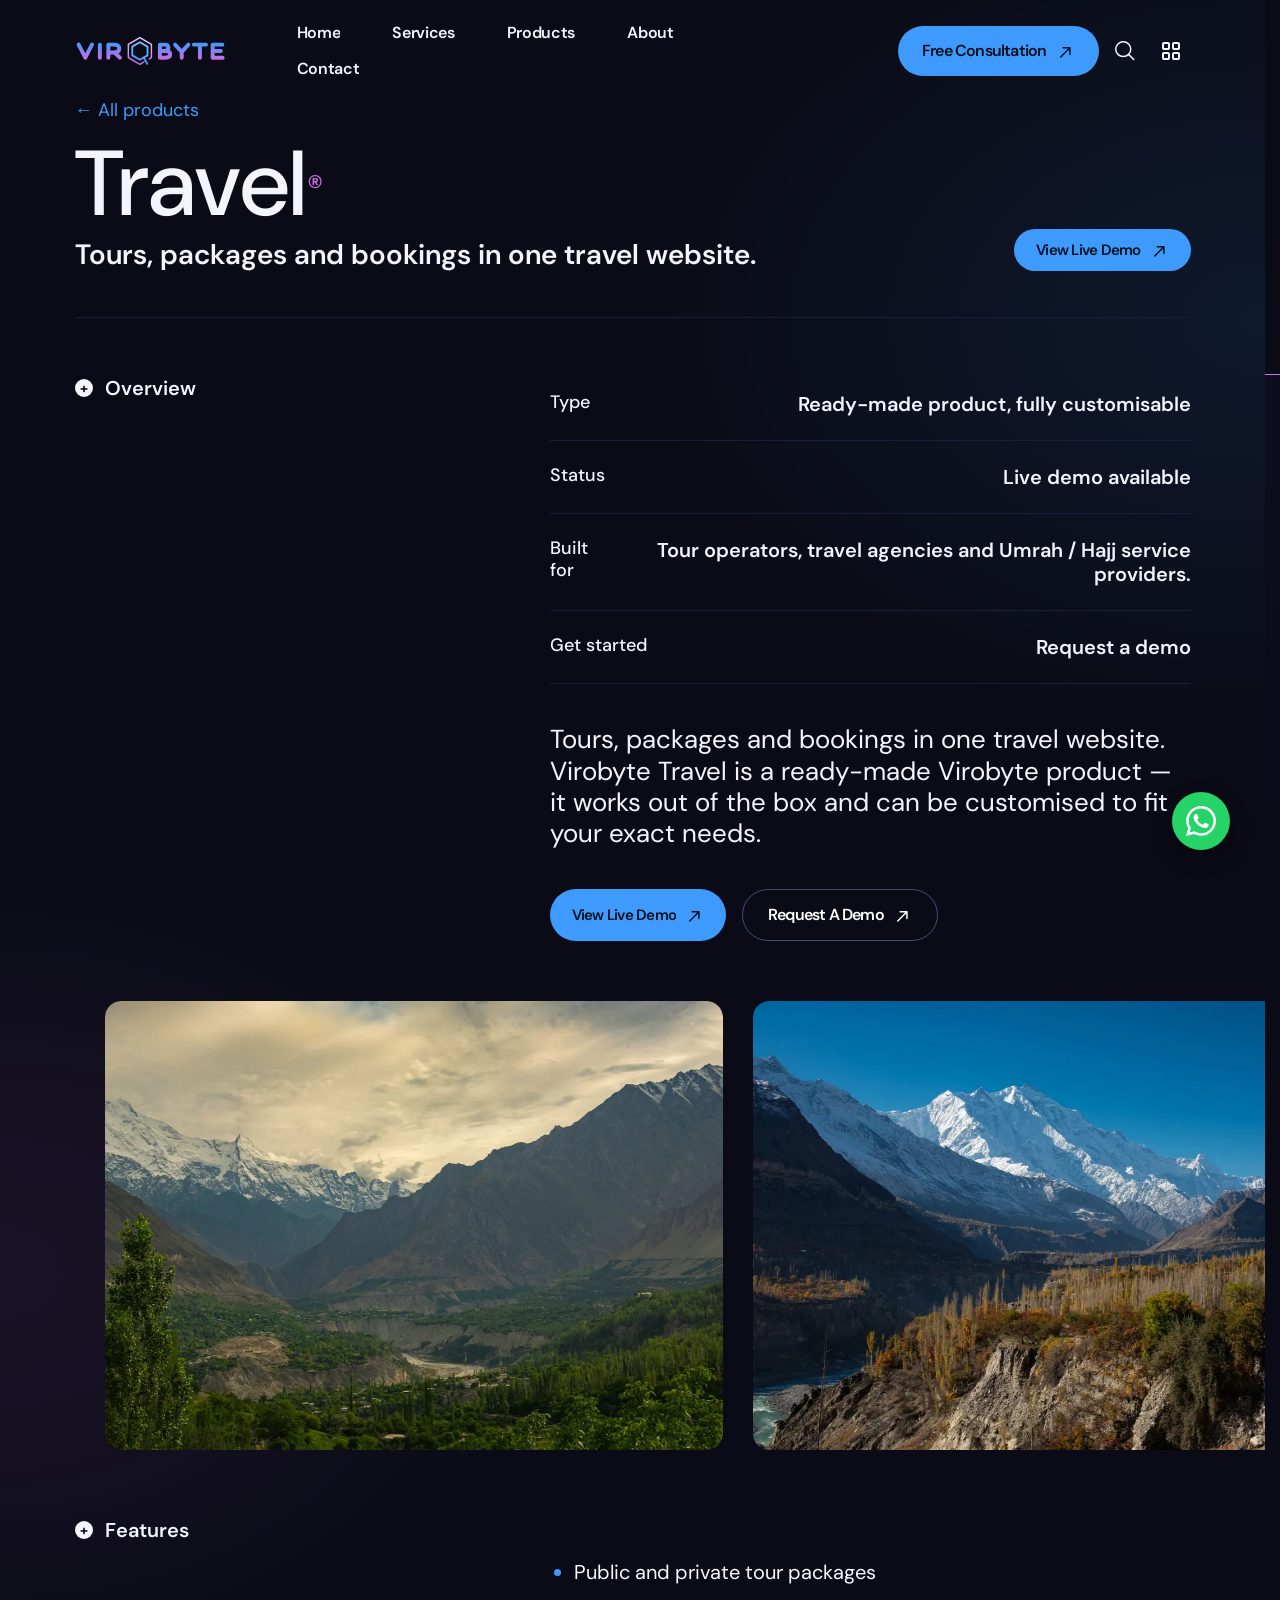
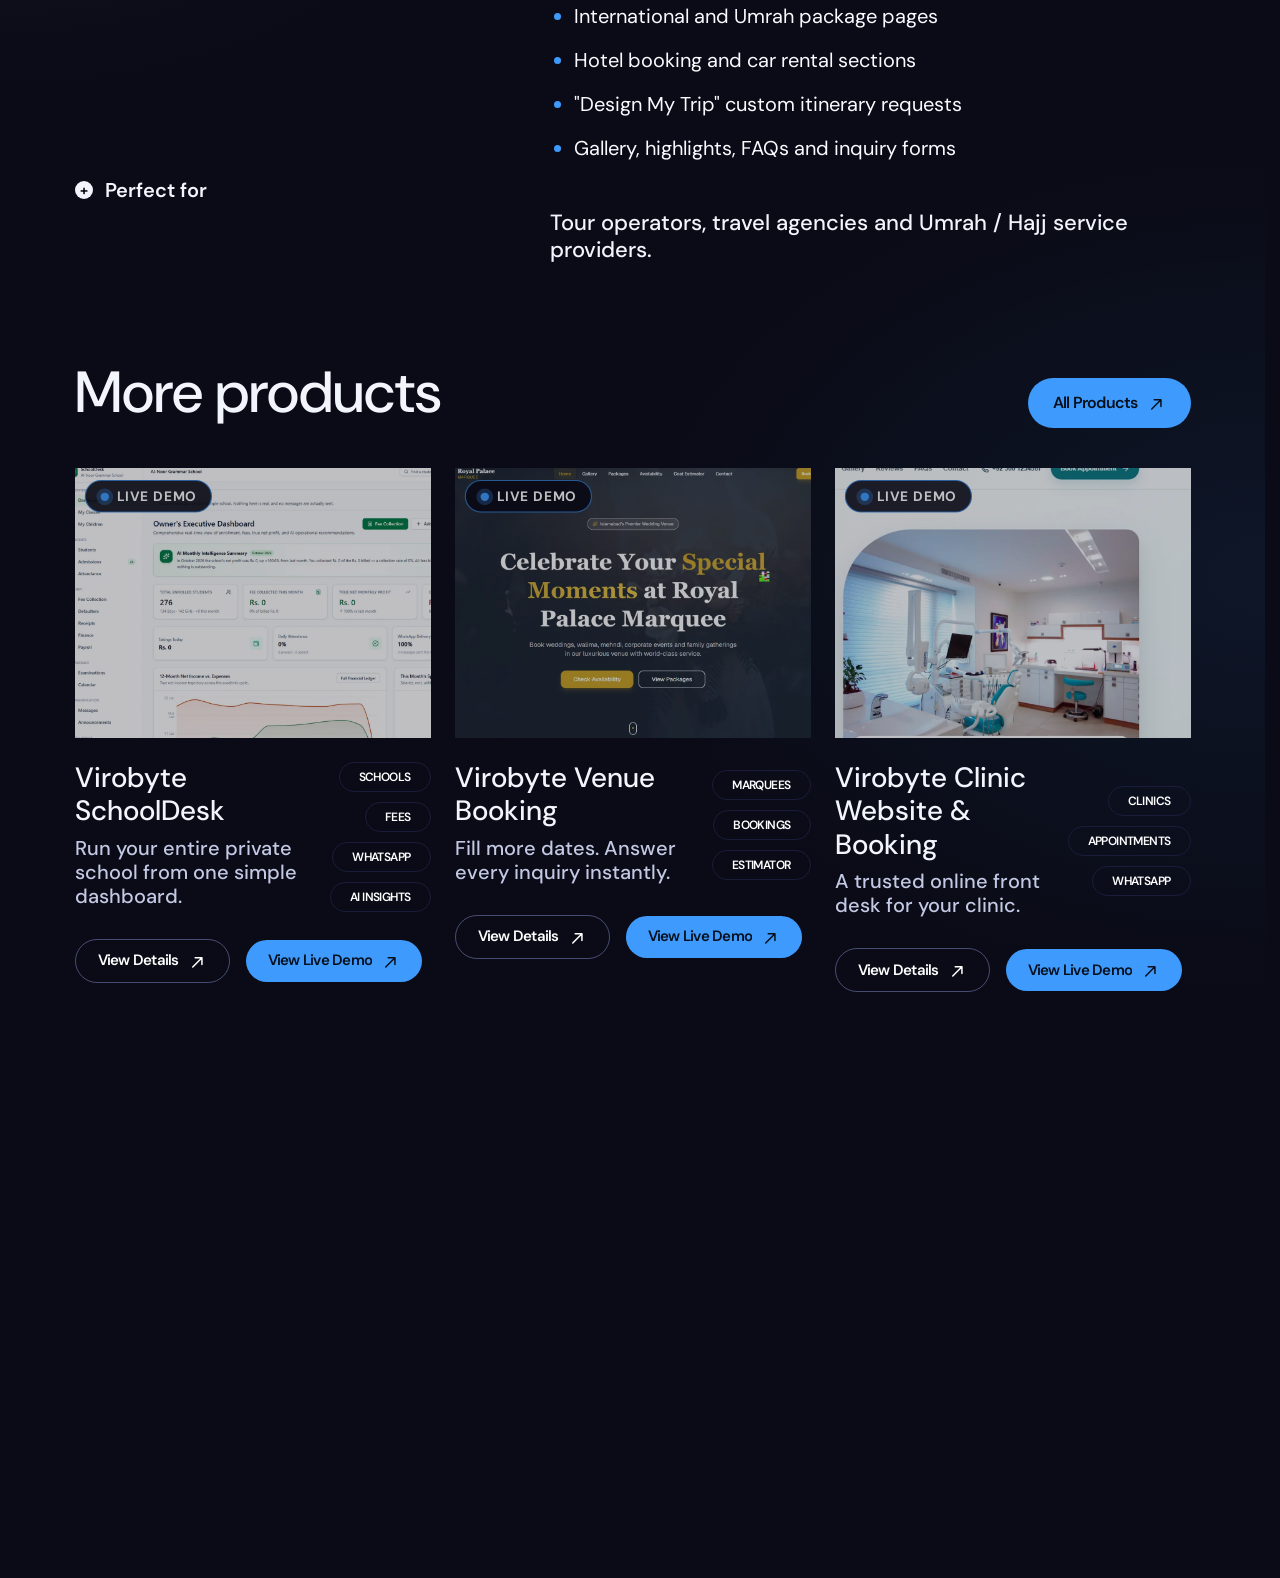
<file: product-travel.html>
<!doctype html>
<html lang="en" data-bs-theme="dark" class="vb-loading">

<head>
    <!-- prettier-ignore -->
    <meta charset="UTF-8">
    <meta name="viewport" content="width=device-width, initial-scale=1.0">
    <meta http-equiv="x-ua-compatible" content="ie=edge">
    <meta name="theme-color" content="#0f0f0f">
    <meta name="color-scheme" content="dark">
    <meta name="description" content="Tours, packages and bookings in one travel website. View the live demo or request one.">
    <title>Virobyte Travel | Virobyte</title>
    <!-- Favicon icon-->
    <link rel="shortcut icon" type="image/x-icon" href="assets/imgs/template/logo/virobyte-mark.svg">

    <link rel="preload" href="assets/fonts/dm-sans-latin.woff2" as="font" type="font/woff2" crossorigin>
    <link rel="preload" href="assets/imgs/template/logo/virobyte-mark.svg" as="image">
    <style>
        html{scrollbar-gutter:stable}
        html.vb-loading{overflow:hidden}
        #vb-preloader{position:fixed;inset:0;z-index:2147483000;display:flex;align-items:center;justify-content:center;background:#0a0b16;transition:opacity .6s ease,visibility .6s;animation:vbfail 0s linear 20s forwards}
        #vb-preloader.vb-pl-hide{opacity:0;visibility:hidden;pointer-events:none}
        .vb-pl-inner{display:flex;flex-direction:column;align-items:center;gap:28px;width:min(280px,70vw)}
        .vb-pl-inner img{width:96px;height:auto;animation:vbpl 1.6s ease-in-out infinite}
        .vb-pl-track{width:100%;height:4px;border-radius:4px;background:rgba(160,175,255,.18);overflow:hidden}
        #vb-pl-bar{display:block;height:100%;transform-origin:left;transform:scaleX(.04);background:linear-gradient(90deg,#3e9bfd,#cb6ce6);transition:transform .35s ease}
        @keyframes vbpl{0%,100%{opacity:.7;transform:scale(.96)}50%{opacity:1;transform:scale(1.04)}}
        @keyframes vbfail{to{opacity:0;visibility:hidden;pointer-events:none}}
        @media (prefers-reduced-motion:reduce){.vb-pl-inner img{animation:none}}
    </style>
    <!-- Libs CSS -->
    <link rel="stylesheet" href="assets/css/vendors/carouselTicker.css?v=5d57fa2409">
    <link rel="stylesheet" href="assets/css/vendors/bootstrap.min.css?v=d5a3c524ac">
    <link rel="stylesheet" href="assets/css/vendors/swiper-bundle.min.css?v=3a146c9531">
    <link rel="stylesheet" href="assets/css/vendors/nice-select.css?v=737fc6f583">
    <link rel="stylesheet" href="assets/css/vendors/font-awesome-pro.css?v=0e5b5107dd">
    <link rel="stylesheet" href="assets/css/vendors/magnific-popup.css?v=c03fe8704d">
    <link rel="stylesheet" href="assets/css/vendors/odometer.css?v=8253458e03">
    <link rel="stylesheet" href="assets/css/vendors/spacing.css?v=6e963cc92d">

    <!-- Main CSS -->
    <link rel="stylesheet" href="assets/css/main.css?v=6d40596a18">
</head>

<body class="at-magic-cursor">
    <div id="vb-preloader" role="status" aria-label="Loading Virobyte">
        <div class="vb-pl-inner">
            <img decoding="async" width="100" height="112" src="assets/imgs/template/logo/virobyte-mark.svg" alt="">
            <div class="vb-pl-track"><span id="vb-pl-bar"></span></div>
        </div>
    </div>
    <!-- prettier-ignore -->

    <!--search-form-start -->
    <div class="at-search-body-overlay"></div>
    <div class="at-search-form-toggle">
        <div class="container">
            <div class="row mb-60">
                <div class="col-lg-12">
                    <div class="at-search-top d-flex justify-content-between align-items-center">
                        <div class="at-header-logo at-search-logo">
                            <a href="index.html">
                                <img width="498" height="112" decoding="async" class="vb-logo" src="assets/imgs/template/logo/virobyte-logo.svg" alt="Virobyte">
                            </a>
                        </div>
                        <button class="at-search-close">
                            <i class="fa-light fa-xmark"></i>
                        </button>
                    </div>
                </div>
            </div>
            <div class="row justify-content-center">
                <div class="col-lg-12">
                    <div class="at-search-form">
                        <form action="#">
                            <div class="at-search-form-input">
                                <input type="text" placeholder="Find what you need…" required>
                                <span class="at-search-focus-border"></span>
                                <button class="at-search-form-btn at-btn" type="submit">
                                    <span>
                                        <span class="text-1">Search</span>
                                        <span class="text-2">Search</span>
                                    </span>
                                    <i class="icon-arrow-right">
                                        <svg xmlns="http://www.w3.org/2000/svg" width="14" height="12" viewBox="0 0 14 12" fill="none">
                                            <path d="M8.33333 1L13 5.66667M13 5.66667L8.33333 10.3333M13 5.66667H1" stroke="currentColor" stroke-width="2" stroke-linecap="round" stroke-linejoin="round" />
                                        </svg>
                                        <svg xmlns="http://www.w3.org/2000/svg" width="14" height="12" viewBox="0 0 14 12" fill="none">
                                            <path d="M8.33333 1L13 5.66667M13 5.66667L8.33333 10.3333M13 5.66667H1" stroke="currentColor" stroke-width="2" stroke-linecap="round" stroke-linejoin="round" />
                                        </svg>
                                    </i>
                                </button>
                            </div>
                        </form>
                    </div>
                </div>
                <div class="col-12">
                    <div class="at-categories">
                        <h3 class="at-categories-title">Popular searches</h3>
                        <ul class="at-categories-list">
                            <li><a href="#" class="at-categories-item">Web Development</a></li>
                            <li><a href="#" class="at-categories-item">Mobile Apps</a></li>
                            <li><a href="#" class="at-categories-item">AI Solutions</a></li>
                            <li><a href="#" class="at-categories-item">WhatsApp Automation</a></li>
                            <li><a href="#" class="at-categories-item">Business Automation</a></li>
                            <li><a href="#" class="at-categories-item">ERP & CRM</a></li>
                            <li><a href="#" class="at-categories-item">UI / UX Design</a></li>
                            <li><a href="#" class="at-categories-item">School Manager</a></li>
                            <li><a href="#" class="at-categories-item">POS & Inventory</a></li>
                            <li><a href="#" class="at-categories-item">Data Analytics</a></li>
                            <li><a href="#" class="at-categories-item">Maintenance & Support</a></li>
                            <li><a href="#" class="at-categories-item">Free Consultation</a></li>
                        </ul>
                    </div>
                </div>
            </div>
        </div>
    </div>
    <!-- search-form-end -->
    <header>

        <!-- header 2 area start -->
        <div class="at-header-area at-header-spacing header-transparent">
            <div class="container">
                <div class="row align-items-center">
                    <div class="col-xl-2 col-6">
                        <div class="at-header-logo">
                            <a href="index.html">
                                <img width="498" height="112" decoding="async" class="vb-logo" src="assets/imgs/template/logo/virobyte-logo.svg" alt="Virobyte">
                            </a>
                        </div>
                    </div>
                    <div class="col-xl-6 mx-auto d-none d-xl-flex justify-content-center">
                        <div class="at-main-menu d-inline-flex justify-content-center">
                            <nav class="at-mobile-menu-active">
                                <ul>
                                    <li><a href="index.html">Home</a></li>
                                    <li><a href="index.html#services">Services</a></li>
                                    <li><a href="products.html">Products</a></li>
                                    <li><a href="about.html">About</a></li>
                                    <li><a href="contact.html">Contact</a></li>
                                </ul>
                            </nav>
                        </div>
                    </div>
                    <div class="col-xl-4 col-6">
                        <div class="at-header-right gap-3 d-flex justify-content-end align-items-center">
                            <a class="at-btn px-4 d-none d-xl-inline-flex" href="contact.html">
                                <span>
                                    <span class="text-1 text-capitalize">Free Consultation</span>
                                    <span class="text-2 text-capitalize">Free Consultation</span>
                                </span>
                                <i>
                                    <svg width="11" height="11" viewBox="0 0 11 11" fill="none" xmlns="http://www.w3.org/2000/svg">
                                                <path d="M0.21967 9.40717C-0.0732232 9.70006 -0.0732232 10.1749 0.21967 10.4678C0.512563 10.7607 0.987437 10.7607 1.28033 10.4678L0.21967 9.40717ZM10.6875 0.75C10.6875 0.335786 10.3517 2.97145e-09 9.9375 1.50485e-07L3.1875 -2.70983e-07C2.77329 -2.70983e-07 2.4375 0.335786 2.4375 0.75C2.4375 1.16421 2.77329 1.5 3.1875 1.5H9.1875V7.5C9.1875 7.91421 9.52329 8.25 9.9375 8.25C10.3517 8.25 10.6875 7.91421 10.6875 7.5L10.6875 0.75ZM0.75 9.9375L1.28033 10.4678L10.4678 1.28033L9.9375 0.75L9.40717 0.21967L0.21967 9.40717L0.75 9.9375Z" fill="currentColor" />
                                            </svg>
                                    <svg width="11" height="11" viewBox="0 0 11 11" fill="none" xmlns="http://www.w3.org/2000/svg">
                                                <path d="M0.21967 9.40717C-0.0732232 9.70006 -0.0732232 10.1749 0.21967 10.4678C0.512563 10.7607 0.987437 10.7607 1.28033 10.4678L0.21967 9.40717ZM10.6875 0.75C10.6875 0.335786 10.3517 2.97145e-09 9.9375 1.50485e-07L3.1875 -2.70983e-07C2.77329 -2.70983e-07 2.4375 0.335786 2.4375 0.75C2.4375 1.16421 2.77329 1.5 3.1875 1.5H9.1875V7.5C9.1875 7.91421 9.52329 8.25 9.9375 8.25C10.3517 8.25 10.6875 7.91421 10.6875 7.5L10.6875 0.75ZM0.75 9.9375L1.28033 10.4678L10.4678 1.28033L9.9375 0.75L9.40717 0.21967L0.21967 9.40717L0.75 9.9375Z" fill="currentColor" />
                                            </svg>
                                </i>
                            </a>
                            <button class="at-header-search-btn at-search-click">
                                <svg width="20" height="20" viewBox="0 0 20 20" fill="none" xmlns="http://www.w3.org/2000/svg">
                                    <path d="M18.7508 18.5233L13.5538 13.392M13.5538 13.392C14.9604 12.0032 15.7506 10.1196 15.7506 8.15551C15.7506 6.19144 14.9604 4.30782 13.5538 2.91902C12.1472 1.53022 10.2395 0.75 8.25028 0.75C6.26108 0.75 4.35336 1.53022 2.94678 2.91902C1.54021 4.30782 0.75 6.19144 0.75 8.15551C0.75 10.1196 1.54021 12.0032 2.94678 13.392C4.35336 14.7808 6.26108 15.561 8.25028 15.561C10.2395 15.561 12.1472 14.7808 13.5538 13.392Z" stroke="currentColor" stroke-width="1.5" stroke-linecap="round" stroke-linejoin="round" />
                                </svg>
                            </button>
                            <button class="at-menu-bar at-header-sidebar-btn">
                                <svg xmlns="http://www.w3.org/2000/svg" width="18" height="18" viewBox="0 0 18 18" fill="none">
                                    <path d="M1 2C1 1.73478 1.10536 1.48043 1.29289 1.29289C1.48043 1.10536 1.73478 1 2 1H6C6.26522 1 6.51957 1.10536 6.70711 1.29289C6.89464 1.48043 7 1.73478 7 2V6C7 6.26522 6.89464 6.51957 6.70711 6.70711C6.51957 6.89464 6.26522 7 6 7H2C1.73478 7 1.48043 6.89464 1.29289 6.70711C1.10536 6.51957 1 6.26522 1 6V2ZM11 2C11 1.73478 11.1054 1.48043 11.2929 1.29289C11.4804 1.10536 11.7348 1 12 1H16C16.2652 1 16.5196 1.10536 16.7071 1.29289C16.8946 1.48043 17 1.73478 17 2V6C17 6.26522 16.8946 6.51957 16.7071 6.70711C16.5196 6.89464 16.2652 7 16 7H12C11.7348 7 11.4804 6.89464 11.2929 6.70711C11.1054 6.51957 11 6.26522 11 6V2ZM1 12C1 11.7348 1.10536 11.4804 1.29289 11.2929C1.48043 11.1054 1.73478 11 2 11H6C6.26522 11 6.51957 11.1054 6.70711 11.2929C6.89464 11.4804 7 11.7348 7 12V16C7 16.2652 6.89464 16.5196 6.70711 16.7071C6.51957 16.8946 6.26522 17 6 17H2C1.73478 17 1.48043 16.8946 1.29289 16.7071C1.10536 16.5196 1 16.2652 1 16V12ZM11 12C11 11.7348 11.1054 11.4804 11.2929 11.2929C11.4804 11.1054 11.7348 11 12 11H16C16.2652 11 16.5196 11.1054 16.7071 11.2929C16.8946 11.4804 17 11.7348 17 12V16C17 16.2652 16.8946 16.5196 16.7071 16.7071C16.5196 16.8946 16.2652 17 16 17H12C11.7348 17 11.4804 16.8946 11.2929 16.7071C11.1054 16.5196 11 16.2652 11 16V12Z" stroke="currentColor" stroke-width="2" stroke-linecap="round" stroke-linejoin="round" />
                                </svg>
                            </button>
                        </div>
                    </div>
                </div>
            </div>
        </div>
        <!-- header area end -->

        <!-- sticky-menu-area -->
        <button id="header-sticky" class="at-menu-bar hamburger-sticky-menu" aria-label="Open menu">
            <span>MENU</span>
            <span class="icon">

                <svg xmlns="http://www.w3.org/2000/svg" width="24" height="24" viewBox="0 0 24 24" fill="none">
                    <path d="M4 5C4 4.73478 4.10536 4.48043 4.29289 4.29289C4.48043 4.10536 4.73478 4 5 4H9C9.26522 4 9.51957 4.10536 9.70711 4.29289C9.89464 4.48043 10 4.73478 10 5V9C10 9.26522 9.89464 9.51957 9.70711 9.70711C9.51957 9.89464 9.26522 10 9 10H5C4.73478 10 4.48043 9.89464 4.29289 9.70711C4.10536 9.51957 4 9.26522 4 9V5ZM14 5C14 4.73478 14.1054 4.48043 14.2929 4.29289C14.4804 4.10536 14.7348 4 15 4H19C19.2652 4 19.5196 4.10536 19.7071 4.29289C19.8946 4.48043 20 4.73478 20 5V9C20 9.26522 19.8946 9.51957 19.7071 9.70711C19.5196 9.89464 19.2652 10 19 10H15C14.7348 10 14.4804 9.89464 14.2929 9.70711C14.1054 9.51957 14 9.26522 14 9V5ZM4 15C4 14.7348 4.10536 14.4804 4.29289 14.2929C4.48043 14.1054 4.73478 14 5 14H9C9.26522 14 9.51957 14.1054 9.70711 14.2929C9.89464 14.4804 10 14.7348 10 15V19C10 19.2652 9.89464 19.5196 9.70711 19.7071C9.51957 19.8946 9.26522 20 9 20H5C4.73478 20 4.48043 19.8946 4.29289 19.7071C4.10536 19.5196 4 19.2652 4 19V15ZM14 15C14 14.7348 14.1054 14.4804 14.2929 14.2929C14.4804 14.1054 14.7348 14 15 14H19C19.2652 14 19.5196 14.1054 19.7071 14.2929C19.8946 14.4804 20 14.7348 20 15V19C20 19.2652 19.8946 19.5196 19.7071 19.7071C19.5196 19.8946 19.2652 20 19 20H15C14.7348 20 14.4804 19.8946 14.2929 19.7071C14.1054 19.5196 14 19.2652 14 19V15Z" stroke="currentColor" stroke-width="2" stroke-linecap="round" stroke-linejoin="round" />
                </svg>
            </span>
        </button>
        <!-- sticky-menu-end -->

    </header>
    <!-- at-offcanvus-area-start -->
    <div class="at-offcanvas-area">
        <div class="at-offcanvas">
            <div class="at-offcanvas-top d-flex align-items-center justify-content-between">
                <div class="at-offcanvas-logo">
                    <a href="index.html">
                        <img width="498" height="112" decoding="async" class="vb-logo" src="assets/imgs/template/logo/virobyte-logo.svg" alt="Virobyte">
                    </a>
                </div>
                <div class="at-offcanvas-close-btn">
                    <button class="close-btn">
                        <svg width="37" height="38" viewBox="0 0 37 38" fill="none" xmlns="http://www.w3.org/2000/svg">
                            <path d="M9.19141 9.80762L27.5762 28.1924" stroke="currentColor" stroke-width="1.5" stroke-linecap="round" stroke-linejoin="round" />
                            <path d="M9.19141 28.1924L27.5762 9.80761" stroke="currentColor" stroke-width="1.5" stroke-linecap="round" stroke-linejoin="round" />
                        </svg>
                    </button>
                </div>
            </div>
            <div class="at-offcanvas-content d-none d-xl-block">
                <h3 class="at-offcanvas-title">Hello!</h3>
                <p class="fz-font-lg">Smart software. Real results. We build web apps, mobile apps, WhatsApp automation and AI agents that help your business grow.</p>
            </div>
            <div class="at-offcanvas-menu pb-50">
                <nav></nav>
            </div>
            <div class="at-offcanvas-gallery d-none d-xl-block">
                <div class="sec-2-home-5__avatars-row d-flex gap-2">
                    <div class="sec-2-home-5__avatar-sm at-offcanvas-gallery-img">
                        <img width="300" height="300" decoding="async" class="img-cover" src="assets/imgs/vb/why-1.webp" alt="Virobyte">
                    </div>
                    <div class="sec-2-home-5__avatar-sm at-offcanvas-gallery-img">
                        <img width="300" height="300" decoding="async" class="img-cover" src="assets/imgs/vb/why-2.webp" alt="Virobyte">
                    </div>
                    <div class="sec-2-home-5__avatar-sm at-offcanvas-gallery-img">
                        <img width="300" height="300" decoding="async" class="img-cover" src="assets/imgs/vb/why-3.webp" alt="Virobyte">
                    </div>
                    <div class="sec-2-home-5__avatar-sm at-offcanvas-gallery-img">
                        <img width="300" height="300" decoding="async" class="img-cover" src="assets/imgs/vb/why-4.webp" alt="Virobyte">
                    </div>
                    <div class="sec-2-home-5__avatar-sm at-offcanvas-gallery-img">
                        <img width="300" height="300" decoding="async" class="img-cover" src="assets/imgs/vb/why-5.webp" alt="Virobyte">
                    </div>
                </div>
            </div>
            <div class="at-offcanvas-contact">
                <h4 class="h5 at-offcanvas-title sm">Get in touch</h4>
                <ul>
                    
                    <li><a class="fz-font-lg" href="mailto:virobyte.ai@gmail.com">virobyte.ai@gmail.com</a></li>
                    <li>
                        <a class="fz-font-lg" href="#">
                            Islamabad, Pakistan
                        </a>
                    </li>
                </ul>
            </div>
            <div class="at-offcanvas-social">
                <h3 class="at-offcanvas-title sm">Follow Us</h3>
                <ul class="at-offcanvas-social__grid">
                    <li>
                        <a href="#" class="at-offcanvas-social__link" aria-label="GitHub">
                            <svg xmlns="http://www.w3.org/2000/svg" width="18" height="18" viewBox="0 0 24 24" fill="none" aria-hidden="true">
                                <path d="M12 .297c-6.63 0-12 5.373-12 12 0 5.303 3.438 9.8 8.205 11.385.6.113.82-.258.82-.577 0-.285-.01-1.04-.015-2.04-3.338.724-4.042-1.61-4.042-1.61C4.422 18.07 3.633 17.7 3.633 17.7c-1.087-.744.084-.729.084-.729 1.205.084 1.838 1.236 1.838 1.236 1.07 1.835 2.809 1.305 3.495.998.108-.776.417-1.305.76-1.605-2.665-.3-5.466-1.332-5.466-5.93 0-1.31.465-2.38 1.235-3.22-.135-.303-.54-1.523.105-3.176 0 0 1.005-.322 3.3 1.23.96-.267 1.98-.399 3-.405 1.02.006 2.04.138 3 .405 2.28-1.552 3.285-1.23 3.285-1.23.645 1.653.24 2.873.12 3.176.765.84 1.23 1.91 1.23 3.22 0 4.61-2.805 5.625-5.475 5.92.42.36.81 1.096.81 2.22 0 1.606-.015 2.896-.015 3.286 0 .315.21.69.825.57C20.565 22.092 24 17.592 24 12.297c0-6.627-5.373-12-12-12" fill="currentColor" />
                            </svg>
                            <span>GitHub</span>
                        </a>
                    </li>
                    <li>
                        <a href="https://www.facebook.com/share/1DpUVNxbm4/?mibextid=wwXIfr" target="_blank" rel="noopener noreferrer" class="at-offcanvas-social__link" aria-label="Facebook">
                            <svg xmlns="http://www.w3.org/2000/svg" width="18" height="18" viewBox="0 0 18 18" fill="none" aria-hidden="true">
                                <path d="M12.4024 18V11.0344H14.7347L15.0838 8.3265H12.4024V6.59765C12.4024 5.81364 12.62 5.27934 13.7443 5.27934L15.1783 5.27867V2.85676C14.9302 2.82382 14.0791 2.75006 13.0888 2.75006C11.0213 2.75006 9.606 4.01198 9.606 6.32952V8.3265H7.2677V11.0344H9.606V18H1C0.44772 18 0 17.5523 0 17V1C0 0.44772 0.44772 0 1 0H17C17.5523 0 18 0.44772 18 1V17C18 17.5523 17.5523 18 17 18H12.4024Z" fill="currentColor" />
                            </svg>
                            <span>Facebook</span>
                        </a>
                    </li>
                    <li>
                        <a href="https://www.linkedin.com/company/virobyte/" target="_blank" rel="noopener noreferrer" class="at-offcanvas-social__link" aria-label="LinkedIn">
                            <svg xmlns="http://www.w3.org/2000/svg" width="18" height="18" viewBox="0 0 18 18" fill="none" aria-hidden="true">
                                <path d="M15.3352 15.339H12.6697V11.1622C12.6697 10.1662 12.6495 8.8845 11.2807 8.8845C9.89102 8.8845 9.67872 9.9683 9.67872 11.0887V15.339H7.01322V6.75H9.57372V7.9207H9.60822C9.96602 7.2457 10.836 6.53325 12.1357 6.53325C14.8365 6.53325 15.336 8.3108 15.336 10.6245L15.3352 15.339ZM4.00275 5.57475C3.14475 5.57475 2.4555 4.88025 2.4555 4.026C2.4555 3.1725 3.1455 2.47875 4.00275 2.47875C4.85775 2.47875 5.55075 3.1725 5.55075 4.026C5.55075 4.88025 4.857 5.57475 4.00275 5.57475ZM5.33925 15.339H2.66625V6.75H5.33925V15.339ZM16.6687 0H1.32825C0.594 0 0 0.5805 0 1.29675V16.7033C0 17.4202 0.594 18 1.32825 18H16.6665C17.4 18 18 17.4202 18 16.7033V1.29675C18 0.5805 17.4 0 16.6665 0H16.6687Z" fill="currentColor" />
                            </svg>
                            <span>Linkedin</span>
                        </a>
                    </li>
                    <li>
                        <a href="https://www.instagram.com/viro.byte/" target="_blank" rel="noopener noreferrer" class="at-offcanvas-social__link" aria-label="Instagram">
                            <svg xmlns="http://www.w3.org/2000/svg" width="18" height="18" viewBox="0 0 18 18" fill="none" aria-hidden="true">
                                <path d="M9.92475 0C10.9376 0.00167406 11.4509 0.00703828 11.8945 0.0202418L12.0692 0.025948C12.2709 0.0331213 12.47 0.0421215 12.7101 0.0533719C13.6678 0.0976265 14.3211 0.249129 14.8949 0.471887C15.4881 0.700648 15.9892 1.00966 16.4894 1.50993C16.9889 2.0102 17.298 2.51271 17.5275 3.10448C17.7494 3.67751 17.901 4.33153 17.946 5.28931C17.9567 5.52933 17.9653 5.72841 17.9725 5.93024L17.9781 6.10492C17.9913 6.5484 17.9973 7.06177 17.9992 8.07471L17.9999 8.74577C18 8.82777 18 8.91237 18 8.99967L17.9999 9.25357L17.9994 9.92472C17.9977 10.9376 17.9923 11.451 17.9791 11.8944L17.9734 12.0691C17.9662 12.271 17.9572 12.4701 17.946 12.7101C17.9017 13.6679 17.7494 14.3211 17.5275 14.8949C17.2987 15.4882 16.9889 15.9892 16.4894 16.4895C15.9892 16.989 15.4859 17.298 14.8949 17.5275C14.3211 17.7495 13.6678 17.901 12.7101 17.946C12.47 17.9567 12.2709 17.9654 12.0692 17.9725L11.8945 17.9781C11.4509 17.9914 10.9376 17.9973 9.92475 17.9993L9.25359 18C9.1716 18 9.087 18 8.99969 18H8.7458L8.07464 17.9994C7.06175 17.9977 6.54839 17.9924 6.1049 17.9791L5.93022 17.9734C5.72839 17.9662 5.5293 17.9572 5.2893 17.946C4.33151 17.9018 3.67899 17.7495 3.10448 17.5275C2.51195 17.2988 2.01018 16.989 1.50992 16.4895C1.00965 15.9892 0.701394 15.4859 0.471886 14.8949C0.249129 14.3211 0.0983735 13.6679 0.053372 12.7101C0.0426796 12.4701 0.0339582 12.271 0.026893 12.0691L0.0212318 11.8944C0.00806435 11.451 0.00206123 10.9376 0.000117163 9.92472L0 8.07471C0.00167406 7.06177 0.00702925 6.5484 0.0202327 6.10492L0.0259479 5.93024C0.0331212 5.72841 0.0421216 5.52933 0.053372 5.28931C0.0976175 4.33078 0.249129 3.67825 0.471886 3.10448C0.700638 2.51196 1.00965 2.0102 1.50992 1.50993C2.01018 1.00966 2.51271 0.701396 3.10448 0.471887C3.67825 0.249129 4.33077 0.0983735 5.2893 0.0533719C5.5293 0.0426885 5.72839 0.0339673 5.93022 0.026902L6.1049 0.0212407C6.54839 0.00806417 7.06175 0.00206102 8.07464 0.000116949L9.92475 0ZM8.99969 4.49953C6.51298 4.49953 4.49952 6.51518 4.49952 8.99967C4.49952 11.4864 6.51517 13.4998 8.99969 13.4998C11.4864 13.4998 13.4998 11.4842 13.4998 8.99967C13.4998 6.513 11.4841 4.49953 8.99969 4.49953ZM8.99969 6.2996C10.491 6.2996 11.6998 7.50805 11.6998 8.99967C11.6998 10.4909 10.4913 11.6998 8.99969 11.6998C7.50843 11.6998 6.29958 10.4914 6.29958 8.99967C6.29958 7.50841 7.50798 6.2996 8.99969 6.2996ZM13.7249 3.14949C13.1045 3.14949 12.5998 3.65342 12.5998 4.27376C12.5998 4.89411 13.1037 5.39882 13.7249 5.39882C14.3452 5.39882 14.8499 4.89489 14.8499 4.27376C14.8499 3.65342 14.3443 3.14871 13.7249 3.14949Z" fill="currentColor" />
                            </svg>
                            <span>Instagram</span>
                        </a>
                    </li>
                </ul>
            </div>
        </div>
    </div>
    <div class="body-overlay"></div>
    <!-- at-offcanvus-area-end -->

    
    <div class="px-blur-bottom"></div>
    <!-- Begin magic cursor -->
    <div id="magic-cursor" class="cursor-black-bg">
        <div id="ball"></div>
    </div>
    <!-- End magic cursor -->
    <div id="smooth-wrapper">
        <div id="smooth-content" class="z-index-3">
            <main class="bg-neutral-0">
                <!-- product details -->
                <div class="sec-1-portfolio-details-1 overflow-hidden pt-150 pb-100">
                    <div class="container">
                        <div class="row g-3 align-items-end">
                            <div class="col-md-9">
                                <a href="products.html" class="fz-font-md vb-back">← All products</a>
                                <h1 class="vb-product-title fw-500 mb-2 mt-3">Travel<sup class="fw-400">®</sup></h1>
                                <h2 class="h5 fw-600 mb-0">Tours, packages and bookings in one travel website.</h2>
                            </div>
                            <div class="col-md-3 ms-auto text-md-end">
                                <a class="at-btn vb-demo-btn " href="https://www.towardsdestination.com/" target="_blank" rel="noopener noreferrer"><span><span class="text-1 text-capitalize">View Live Demo</span><span class="text-2 text-capitalize">View Live Demo</span></span><i><svg width="11" height="11" viewBox="0 0 11 11" fill="none" xmlns="http://www.w3.org/2000/svg"><path d="M0.21967 9.40717C-0.0732232 9.70006 -0.0732232 10.1749 0.21967 10.4678C0.512563 10.7607 0.987437 10.7607 1.28033 10.4678L0.21967 9.40717ZM10.6875 0.75C10.6875 0.335786 10.3517 2.97145e-09 9.9375 1.50485e-07L3.1875 -2.70983e-07C2.77329 -2.70983e-07 2.4375 0.335786 2.4375 0.75C2.4375 1.16421 2.77329 1.5 3.1875 1.5H9.1875V7.5C9.1875 7.91421 9.52329 8.25 9.9375 8.25C10.3517 8.25 10.6875 7.91421 10.6875 7.5L10.6875 0.75ZM0.75 9.9375L1.28033 10.4678L10.4678 1.28033L9.9375 0.75L9.40717 0.21967L0.21967 9.40717L0.75 9.9375Z" fill="currentColor" /></svg><svg width="11" height="11" viewBox="0 0 11 11" fill="none" xmlns="http://www.w3.org/2000/svg"><path d="M0.21967 9.40717C-0.0732232 9.70006 -0.0732232 10.1749 0.21967 10.4678C0.512563 10.7607 0.987437 10.7607 1.28033 10.4678L0.21967 9.40717ZM10.6875 0.75C10.6875 0.335786 10.3517 2.97145e-09 9.9375 1.50485e-07L3.1875 -2.70983e-07C2.77329 -2.70983e-07 2.4375 0.335786 2.4375 0.75C2.4375 1.16421 2.77329 1.5 3.1875 1.5H9.1875V7.5C9.1875 7.91421 9.52329 8.25 9.9375 8.25C10.3517 8.25 10.6875 7.91421 10.6875 7.5L10.6875 0.75ZM0.75 9.9375L1.28033 10.4678L10.4678 1.28033L9.9375 0.75L9.40717 0.21967L0.21967 9.40717L0.75 9.9375Z" fill="currentColor" /></svg></i></a>
                            </div>
                            <div class="col-12">
                                <div class="border-bottom-100 pb-30"></div>
                            </div>
                        </div>
                        <div class="row mt-50">
                            <div class="col-lg-5">
                                <div class="sec-2-home-5__card sec-2-home-5__card--list d-flex align-items-center">
                                    <ul class="sec-2-home-5__list list-unstyled mb-0">
                                        <li class="sec-2-home-5__list-item">
                                            <h3 class="h6 mb-0 fw-600">Overview</h3>
                                        </li>
                                    </ul>
                                </div>
                            </div>
                            <div class="col-lg-7">
                                <div class="d-flex justify-content-between gap-4 border-bottom-100 py-4">
                                    <p class="fz-font-md neutral-900 mb-0">Type</p>
                                    <p class="fz-font-lg fw-600 mb-0 neutral-900 text-end">Ready-made product, fully customisable</p>
                                </div>
                                <div class="d-flex justify-content-between gap-4 border-bottom-100 py-4">
                                    <p class="fz-font-md neutral-900 mb-0">Status</p>
                                    <p class="fz-font-lg fw-600 mb-0 neutral-900 text-end">Live demo available</p>
                                </div>
                                <div class="d-flex justify-content-between gap-4 border-bottom-100 py-4">
                                    <p class="fz-font-md neutral-900 mb-0">Built for</p>
                                    <p class="fz-font-lg fw-600 mb-0 neutral-900 text-end">Tour operators, travel agencies and Umrah / Hajj service providers.</p>
                                </div>
                                <div class="d-flex justify-content-between gap-4 border-bottom-100 py-4">
                                    <p class="fz-font-md neutral-900 mb-0">Get started</p>
                                    <p class="fz-font-lg fw-600 mb-0 neutral-900 text-end"><a href="contact.html?topic=Product%3A%20Travel" class="common-underline">Request a demo</a></p>
                                </div>
                                <p class="fz-font-2xl fw-400 neutral-900 mt-40">Tours, packages and bookings in one travel website. Virobyte Travel is a ready-made Virobyte product — it works out of the box and can be customised to fit your exact needs.</p>
                                <div class="d-flex flex-wrap gap-3 mt-40"><a class="at-btn vb-demo-btn " href="https://www.towardsdestination.com/" target="_blank" rel="noopener noreferrer"><span><span class="text-1 text-capitalize">View Live Demo</span><span class="text-2 text-capitalize">View Live Demo</span></span><i><svg width="11" height="11" viewBox="0 0 11 11" fill="none" xmlns="http://www.w3.org/2000/svg"><path d="M0.21967 9.40717C-0.0732232 9.70006 -0.0732232 10.1749 0.21967 10.4678C0.512563 10.7607 0.987437 10.7607 1.28033 10.4678L0.21967 9.40717ZM10.6875 0.75C10.6875 0.335786 10.3517 2.97145e-09 9.9375 1.50485e-07L3.1875 -2.70983e-07C2.77329 -2.70983e-07 2.4375 0.335786 2.4375 0.75C2.4375 1.16421 2.77329 1.5 3.1875 1.5H9.1875V7.5C9.1875 7.91421 9.52329 8.25 9.9375 8.25C10.3517 8.25 10.6875 7.91421 10.6875 7.5L10.6875 0.75ZM0.75 9.9375L1.28033 10.4678L10.4678 1.28033L9.9375 0.75L9.40717 0.21967L0.21967 9.40717L0.75 9.9375Z" fill="currentColor" /></svg><svg width="11" height="11" viewBox="0 0 11 11" fill="none" xmlns="http://www.w3.org/2000/svg"><path d="M0.21967 9.40717C-0.0732232 9.70006 -0.0732232 10.1749 0.21967 10.4678C0.512563 10.7607 0.987437 10.7607 1.28033 10.4678L0.21967 9.40717ZM10.6875 0.75C10.6875 0.335786 10.3517 2.97145e-09 9.9375 1.50485e-07L3.1875 -2.70983e-07C2.77329 -2.70983e-07 2.4375 0.335786 2.4375 0.75C2.4375 1.16421 2.77329 1.5 3.1875 1.5H9.1875V7.5C9.1875 7.91421 9.52329 8.25 9.9375 8.25C10.3517 8.25 10.6875 7.91421 10.6875 7.5L10.6875 0.75ZM0.75 9.9375L1.28033 10.4678L10.4678 1.28033L9.9375 0.75L9.40717 0.21967L0.21967 9.40717L0.75 9.9375Z" fill="currentColor" /></svg></i></a> <a class="at-btn vb-details-btn" href="contact.html?topic=Product%3A%20Travel"><span><span class="text-1 text-capitalize">Request a Demo</span><span class="text-2 text-capitalize">Request a Demo</span></span><i><svg width="11" height="11" viewBox="0 0 11 11" fill="none" xmlns="http://www.w3.org/2000/svg"><path d="M0.21967 9.40717C-0.0732232 9.70006 -0.0732232 10.1749 0.21967 10.4678C0.512563 10.7607 0.987437 10.7607 1.28033 10.4678L0.21967 9.40717ZM10.6875 0.75C10.6875 0.335786 10.3517 2.97145e-09 9.9375 1.50485e-07L3.1875 -2.70983e-07C2.77329 -2.70983e-07 2.4375 0.335786 2.4375 0.75C2.4375 1.16421 2.77329 1.5 3.1875 1.5H9.1875V7.5C9.1875 7.91421 9.52329 8.25 9.9375 8.25C10.3517 8.25 10.6875 7.91421 10.6875 7.5L10.6875 0.75ZM0.75 9.9375L1.28033 10.4678L10.4678 1.28033L9.9375 0.75L9.40717 0.21967L0.21967 9.40717L0.75 9.9375Z" fill="currentColor" /></svg><svg width="11" height="11" viewBox="0 0 11 11" fill="none" xmlns="http://www.w3.org/2000/svg"><path d="M0.21967 9.40717C-0.0732232 9.70006 -0.0732232 10.1749 0.21967 10.4678C0.512563 10.7607 0.987437 10.7607 1.28033 10.4678L0.21967 9.40717ZM10.6875 0.75C10.6875 0.335786 10.3517 2.97145e-09 9.9375 1.50485e-07L3.1875 -2.70983e-07C2.77329 -2.70983e-07 2.4375 0.335786 2.4375 0.75C2.4375 1.16421 2.77329 1.5 3.1875 1.5H9.1875V7.5C9.1875 7.91421 9.52329 8.25 9.9375 8.25C10.3517 8.25 10.6875 7.91421 10.6875 7.5L10.6875 0.75ZM0.75 9.9375L1.28033 10.4678L10.4678 1.28033L9.9375 0.75L9.40717 0.21967L0.21967 9.40717L0.75 9.9375Z" fill="currentColor" /></svg></i></a></div>
                            </div>
                        </div>
                    </div>
                    <div class="swiper about-me-slider-active pt-60 mb-60 at-item-anime-area">
                        <div class="swiper-wrapper"><div class="swiper-slide">
                                <div class="about-me-slider-thumb at-item-anime marque">
                                    <img width="1100" height="800" decoding="async" class="w-100 rounded-4" src="assets/imgs/vb/pr-travel-1.webp" alt="Virobyte Travel — image 1">
                                </div>
                            </div><div class="swiper-slide">
                                <div class="about-me-slider-thumb at-item-anime marque">
                                    <img width="1100" height="800" decoding="async" class="w-100 rounded-4" src="assets/imgs/vb/pr-travel-2.webp" alt="Virobyte Travel — image 2">
                                </div>
                            </div><div class="swiper-slide">
                                <div class="about-me-slider-thumb at-item-anime marque">
                                    <img width="1100" height="800" decoding="async" class="w-100 rounded-4" src="assets/imgs/vb/pr-travel-3.webp" alt="Virobyte Travel — image 3">
                                </div>
                            </div><div class="swiper-slide">
                                <div class="about-me-slider-thumb at-item-anime marque">
                                    <img width="1100" height="800" decoding="async" class="w-100 rounded-4" src="assets/imgs/vb/pr-travel-4.webp" alt="Virobyte Travel — image 4">
                                </div>
                            </div></div>
                    </div>
                    <div class="container">
                        <div class="row">
                            <div class="col-lg-5">
                                <div class="sec-2-home-5__card sec-2-home-5__card--list d-flex align-items-center">
                                    <ul class="sec-2-home-5__list list-unstyled mb-0">
                                        <li class="sec-2-home-5__list-item">
                                            <h4 class="h6 mb-0 fw-600">Features</h4>
                                        </li>
                                    </ul>
                                </div>
                            </div>
                            <div class="col-lg-7">
                                <ul class="ps-4 mt-40 vb-feature-list"><li class="neutral-950">Public and private tour packages</li><li class="neutral-950">International and Umrah package pages</li><li class="neutral-950">Hotel booking and car rental sections</li><li class="neutral-950">&quot;Design My Trip&quot; custom itinerary requests</li><li class="neutral-950">Gallery, highlights, FAQs and inquiry forms</li></ul>
                            </div>
                        </div>
                    </div>
                    <div class="container">
                        <div class="row">
                            <div class="col-lg-5">
                                <div class="sec-2-home-5__card sec-2-home-5__card--list d-flex align-items-center">
                                    <ul class="sec-2-home-5__list list-unstyled mb-0">
                                        <li class="sec-2-home-5__list-item">
                                            <h4 class="h6 mb-0 fw-600">Perfect for</h4>
                                        </li>
                                    </ul>
                                </div>
                            </div>
                            <div class="col-lg-7">
                                <p class="fz-font-xl neutral-900 mt-40">Tour operators, travel agencies and Umrah / Hajj service providers.</p>
                            </div>
                        </div>
                    </div>
                    <div class="container pt-120">
                        <div class="row g-4 align-items-end mb-40">
                            <div class="col-md-8">
                                <h2 class="h1 fw-500 mb-0">More products</h2>
                            </div>
                            <div class="col-md-4 text-md-end">
                                <a class="at-btn " href="products.html"><span><span class="text-1 text-capitalize">All products</span><span class="text-2 text-capitalize">All products</span></span><i><svg width="11" height="11" viewBox="0 0 11 11" fill="none" xmlns="http://www.w3.org/2000/svg"><path d="M0.21967 9.40717C-0.0732232 9.70006 -0.0732232 10.1749 0.21967 10.4678C0.512563 10.7607 0.987437 10.7607 1.28033 10.4678L0.21967 9.40717ZM10.6875 0.75C10.6875 0.335786 10.3517 2.97145e-09 9.9375 1.50485e-07L3.1875 -2.70983e-07C2.77329 -2.70983e-07 2.4375 0.335786 2.4375 0.75C2.4375 1.16421 2.77329 1.5 3.1875 1.5H9.1875V7.5C9.1875 7.91421 9.52329 8.25 9.9375 8.25C10.3517 8.25 10.6875 7.91421 10.6875 7.5L10.6875 0.75ZM0.75 9.9375L1.28033 10.4678L10.4678 1.28033L9.9375 0.75L9.40717 0.21967L0.21967 9.40717L0.75 9.9375Z" fill="currentColor" /></svg><svg width="11" height="11" viewBox="0 0 11 11" fill="none" xmlns="http://www.w3.org/2000/svg"><path d="M0.21967 9.40717C-0.0732232 9.70006 -0.0732232 10.1749 0.21967 10.4678C0.512563 10.7607 0.987437 10.7607 1.28033 10.4678L0.21967 9.40717ZM10.6875 0.75C10.6875 0.335786 10.3517 2.97145e-09 9.9375 1.50485e-07L3.1875 -2.70983e-07C2.77329 -2.70983e-07 2.4375 0.335786 2.4375 0.75C2.4375 1.16421 2.77329 1.5 3.1875 1.5H9.1875V7.5C9.1875 7.91421 9.52329 8.25 9.9375 8.25C10.3517 8.25 10.6875 7.91421 10.6875 7.5L10.6875 0.75ZM0.75 9.9375L1.28033 10.4678L10.4678 1.28033L9.9375 0.75L9.40717 0.21967L0.21967 9.40717L0.75 9.9375Z" fill="currentColor" /></svg></i></a>
                            </div>
                        </div>
                        <div class="row g-4">
<div class="mg-portfolio-item anim-zoomin-wrap col-lg-4 col-md-6" data-category="demo">
    <div class="mg-portfolio-thumb anim-zoomin not-hide-cursor p-relative">
        <a class="cursor-hide" href="product-schooldesk.html">
            <img width="1200" height="910" decoding="async" class="w-100" src="assets/imgs/vb/pc-schooldesk.webp" alt="Virobyte SchoolDesk" />
        </a>
        <span class="vb-status vb-status--demo"><i></i>Live demo</span>
    </div>
    <div class="mg-portfolio-content cs-portfolio-content d-flex align-items-center flex-wrap flex-md-nowrap justify-content-between">
        <div class="w-md-75">
            <h3 class="h5 cs-portfolio-title mr-20 at-ff-sequel-semi-bold">
                <a href="product-schooldesk.html" class="vb-card-title">Virobyte SchoolDesk</a>
            </h3>
            <p class="fz-font-lg neutral-500">Run your entire private school from one simple dashboard.</p>
        </div>
        <div class="cs-portfolio-tag">
            <ul class="d-flex justify-content-md-end flex-wrap text-nowrap"><li><a href="product-schooldesk.html">schools</a></li><li><a href="product-schooldesk.html">fees</a></li><li><a href="product-schooldesk.html">whatsapp</a></li><li><a href="product-schooldesk.html">ai insights</a></li></ul>
        </div>
    </div>
    <div class="vb-card-actions d-flex flex-wrap align-items-center gap-3 pt-3">
        <a class="at-btn vb-details-btn btn-sm" href="product-schooldesk.html"><span><span class="text-1 text-capitalize">View details</span><span class="text-2 text-capitalize">View details</span></span><i><svg width="11" height="11" viewBox="0 0 11 11" fill="none" xmlns="http://www.w3.org/2000/svg"><path d="M0.21967 9.40717C-0.0732232 9.70006 -0.0732232 10.1749 0.21967 10.4678C0.512563 10.7607 0.987437 10.7607 1.28033 10.4678L0.21967 9.40717ZM10.6875 0.75C10.6875 0.335786 10.3517 2.97145e-09 9.9375 1.50485e-07L3.1875 -2.70983e-07C2.77329 -2.70983e-07 2.4375 0.335786 2.4375 0.75C2.4375 1.16421 2.77329 1.5 3.1875 1.5H9.1875V7.5C9.1875 7.91421 9.52329 8.25 9.9375 8.25C10.3517 8.25 10.6875 7.91421 10.6875 7.5L10.6875 0.75ZM0.75 9.9375L1.28033 10.4678L10.4678 1.28033L9.9375 0.75L9.40717 0.21967L0.21967 9.40717L0.75 9.9375Z" fill="currentColor" /></svg><svg width="11" height="11" viewBox="0 0 11 11" fill="none" xmlns="http://www.w3.org/2000/svg"><path d="M0.21967 9.40717C-0.0732232 9.70006 -0.0732232 10.1749 0.21967 10.4678C0.512563 10.7607 0.987437 10.7607 1.28033 10.4678L0.21967 9.40717ZM10.6875 0.75C10.6875 0.335786 10.3517 2.97145e-09 9.9375 1.50485e-07L3.1875 -2.70983e-07C2.77329 -2.70983e-07 2.4375 0.335786 2.4375 0.75C2.4375 1.16421 2.77329 1.5 3.1875 1.5H9.1875V7.5C9.1875 7.91421 9.52329 8.25 9.9375 8.25C10.3517 8.25 10.6875 7.91421 10.6875 7.5L10.6875 0.75ZM0.75 9.9375L1.28033 10.4678L10.4678 1.28033L9.9375 0.75L9.40717 0.21967L0.21967 9.40717L0.75 9.9375Z" fill="currentColor" /></svg></i></a>
        <a class="at-btn vb-demo-btn btn-sm" href="https://school-desk-ok8e.vercel.app/" target="_blank" rel="noopener noreferrer"><span><span class="text-1 text-capitalize">View Live Demo</span><span class="text-2 text-capitalize">View Live Demo</span></span><i><svg width="11" height="11" viewBox="0 0 11 11" fill="none" xmlns="http://www.w3.org/2000/svg"><path d="M0.21967 9.40717C-0.0732232 9.70006 -0.0732232 10.1749 0.21967 10.4678C0.512563 10.7607 0.987437 10.7607 1.28033 10.4678L0.21967 9.40717ZM10.6875 0.75C10.6875 0.335786 10.3517 2.97145e-09 9.9375 1.50485e-07L3.1875 -2.70983e-07C2.77329 -2.70983e-07 2.4375 0.335786 2.4375 0.75C2.4375 1.16421 2.77329 1.5 3.1875 1.5H9.1875V7.5C9.1875 7.91421 9.52329 8.25 9.9375 8.25C10.3517 8.25 10.6875 7.91421 10.6875 7.5L10.6875 0.75ZM0.75 9.9375L1.28033 10.4678L10.4678 1.28033L9.9375 0.75L9.40717 0.21967L0.21967 9.40717L0.75 9.9375Z" fill="currentColor" /></svg><svg width="11" height="11" viewBox="0 0 11 11" fill="none" xmlns="http://www.w3.org/2000/svg"><path d="M0.21967 9.40717C-0.0732232 9.70006 -0.0732232 10.1749 0.21967 10.4678C0.512563 10.7607 0.987437 10.7607 1.28033 10.4678L0.21967 9.40717ZM10.6875 0.75C10.6875 0.335786 10.3517 2.97145e-09 9.9375 1.50485e-07L3.1875 -2.70983e-07C2.77329 -2.70983e-07 2.4375 0.335786 2.4375 0.75C2.4375 1.16421 2.77329 1.5 3.1875 1.5H9.1875V7.5C9.1875 7.91421 9.52329 8.25 9.9375 8.25C10.3517 8.25 10.6875 7.91421 10.6875 7.5L10.6875 0.75ZM0.75 9.9375L1.28033 10.4678L10.4678 1.28033L9.9375 0.75L9.40717 0.21967L0.21967 9.40717L0.75 9.9375Z" fill="currentColor" /></svg></i></a>
    </div>
</div>
<div class="mg-portfolio-item anim-zoomin-wrap col-lg-4 col-md-6" data-category="demo">
    <div class="mg-portfolio-thumb anim-zoomin not-hide-cursor p-relative">
        <a class="cursor-hide" href="product-venue-booking.html">
            <img width="1200" height="910" decoding="async" class="w-100" src="assets/imgs/vb/pc-venue-booking.webp" alt="Virobyte Venue Booking" />
        </a>
        <span class="vb-status vb-status--demo"><i></i>Live demo</span>
    </div>
    <div class="mg-portfolio-content cs-portfolio-content d-flex align-items-center flex-wrap flex-md-nowrap justify-content-between">
        <div class="w-md-75">
            <h3 class="h5 cs-portfolio-title mr-20 at-ff-sequel-semi-bold">
                <a href="product-venue-booking.html" class="vb-card-title">Virobyte Venue Booking</a>
            </h3>
            <p class="fz-font-lg neutral-500">Fill more dates. Answer every inquiry instantly.</p>
        </div>
        <div class="cs-portfolio-tag">
            <ul class="d-flex justify-content-md-end flex-wrap text-nowrap"><li><a href="product-venue-booking.html">marquees</a></li><li><a href="product-venue-booking.html">bookings</a></li><li><a href="product-venue-booking.html">estimator</a></li></ul>
        </div>
    </div>
    <div class="vb-card-actions d-flex flex-wrap align-items-center gap-3 pt-3">
        <a class="at-btn vb-details-btn btn-sm" href="product-venue-booking.html"><span><span class="text-1 text-capitalize">View details</span><span class="text-2 text-capitalize">View details</span></span><i><svg width="11" height="11" viewBox="0 0 11 11" fill="none" xmlns="http://www.w3.org/2000/svg"><path d="M0.21967 9.40717C-0.0732232 9.70006 -0.0732232 10.1749 0.21967 10.4678C0.512563 10.7607 0.987437 10.7607 1.28033 10.4678L0.21967 9.40717ZM10.6875 0.75C10.6875 0.335786 10.3517 2.97145e-09 9.9375 1.50485e-07L3.1875 -2.70983e-07C2.77329 -2.70983e-07 2.4375 0.335786 2.4375 0.75C2.4375 1.16421 2.77329 1.5 3.1875 1.5H9.1875V7.5C9.1875 7.91421 9.52329 8.25 9.9375 8.25C10.3517 8.25 10.6875 7.91421 10.6875 7.5L10.6875 0.75ZM0.75 9.9375L1.28033 10.4678L10.4678 1.28033L9.9375 0.75L9.40717 0.21967L0.21967 9.40717L0.75 9.9375Z" fill="currentColor" /></svg><svg width="11" height="11" viewBox="0 0 11 11" fill="none" xmlns="http://www.w3.org/2000/svg"><path d="M0.21967 9.40717C-0.0732232 9.70006 -0.0732232 10.1749 0.21967 10.4678C0.512563 10.7607 0.987437 10.7607 1.28033 10.4678L0.21967 9.40717ZM10.6875 0.75C10.6875 0.335786 10.3517 2.97145e-09 9.9375 1.50485e-07L3.1875 -2.70983e-07C2.77329 -2.70983e-07 2.4375 0.335786 2.4375 0.75C2.4375 1.16421 2.77329 1.5 3.1875 1.5H9.1875V7.5C9.1875 7.91421 9.52329 8.25 9.9375 8.25C10.3517 8.25 10.6875 7.91421 10.6875 7.5L10.6875 0.75ZM0.75 9.9375L1.28033 10.4678L10.4678 1.28033L9.9375 0.75L9.40717 0.21967L0.21967 9.40717L0.75 9.9375Z" fill="currentColor" /></svg></i></a>
        <a class="at-btn vb-demo-btn btn-sm" href="https://marquee1-red.vercel.app/" target="_blank" rel="noopener noreferrer"><span><span class="text-1 text-capitalize">View Live Demo</span><span class="text-2 text-capitalize">View Live Demo</span></span><i><svg width="11" height="11" viewBox="0 0 11 11" fill="none" xmlns="http://www.w3.org/2000/svg"><path d="M0.21967 9.40717C-0.0732232 9.70006 -0.0732232 10.1749 0.21967 10.4678C0.512563 10.7607 0.987437 10.7607 1.28033 10.4678L0.21967 9.40717ZM10.6875 0.75C10.6875 0.335786 10.3517 2.97145e-09 9.9375 1.50485e-07L3.1875 -2.70983e-07C2.77329 -2.70983e-07 2.4375 0.335786 2.4375 0.75C2.4375 1.16421 2.77329 1.5 3.1875 1.5H9.1875V7.5C9.1875 7.91421 9.52329 8.25 9.9375 8.25C10.3517 8.25 10.6875 7.91421 10.6875 7.5L10.6875 0.75ZM0.75 9.9375L1.28033 10.4678L10.4678 1.28033L9.9375 0.75L9.40717 0.21967L0.21967 9.40717L0.75 9.9375Z" fill="currentColor" /></svg><svg width="11" height="11" viewBox="0 0 11 11" fill="none" xmlns="http://www.w3.org/2000/svg"><path d="M0.21967 9.40717C-0.0732232 9.70006 -0.0732232 10.1749 0.21967 10.4678C0.512563 10.7607 0.987437 10.7607 1.28033 10.4678L0.21967 9.40717ZM10.6875 0.75C10.6875 0.335786 10.3517 2.97145e-09 9.9375 1.50485e-07L3.1875 -2.70983e-07C2.77329 -2.70983e-07 2.4375 0.335786 2.4375 0.75C2.4375 1.16421 2.77329 1.5 3.1875 1.5H9.1875V7.5C9.1875 7.91421 9.52329 8.25 9.9375 8.25C10.3517 8.25 10.6875 7.91421 10.6875 7.5L10.6875 0.75ZM0.75 9.9375L1.28033 10.4678L10.4678 1.28033L9.9375 0.75L9.40717 0.21967L0.21967 9.40717L0.75 9.9375Z" fill="currentColor" /></svg></i></a>
    </div>
</div>
<div class="mg-portfolio-item anim-zoomin-wrap col-lg-4 col-md-6" data-category="demo">
    <div class="mg-portfolio-thumb anim-zoomin not-hide-cursor p-relative">
        <a class="cursor-hide" href="product-clinic-booking.html">
            <img width="1200" height="910" decoding="async" class="w-100" src="assets/imgs/vb/pc-clinic-booking.webp" alt="Virobyte Clinic Website &amp; Booking" />
        </a>
        <span class="vb-status vb-status--demo"><i></i>Live demo</span>
    </div>
    <div class="mg-portfolio-content cs-portfolio-content d-flex align-items-center flex-wrap flex-md-nowrap justify-content-between">
        <div class="w-md-75">
            <h3 class="h5 cs-portfolio-title mr-20 at-ff-sequel-semi-bold">
                <a href="product-clinic-booking.html" class="vb-card-title">Virobyte Clinic Website &amp; Booking</a>
            </h3>
            <p class="fz-font-lg neutral-500">A trusted online front desk for your clinic.</p>
        </div>
        <div class="cs-portfolio-tag">
            <ul class="d-flex justify-content-md-end flex-wrap text-nowrap"><li><a href="product-clinic-booking.html">clinics</a></li><li><a href="product-clinic-booking.html">appointments</a></li><li><a href="product-clinic-booking.html">whatsapp</a></li></ul>
        </div>
    </div>
    <div class="vb-card-actions d-flex flex-wrap align-items-center gap-3 pt-3">
        <a class="at-btn vb-details-btn btn-sm" href="product-clinic-booking.html"><span><span class="text-1 text-capitalize">View details</span><span class="text-2 text-capitalize">View details</span></span><i><svg width="11" height="11" viewBox="0 0 11 11" fill="none" xmlns="http://www.w3.org/2000/svg"><path d="M0.21967 9.40717C-0.0732232 9.70006 -0.0732232 10.1749 0.21967 10.4678C0.512563 10.7607 0.987437 10.7607 1.28033 10.4678L0.21967 9.40717ZM10.6875 0.75C10.6875 0.335786 10.3517 2.97145e-09 9.9375 1.50485e-07L3.1875 -2.70983e-07C2.77329 -2.70983e-07 2.4375 0.335786 2.4375 0.75C2.4375 1.16421 2.77329 1.5 3.1875 1.5H9.1875V7.5C9.1875 7.91421 9.52329 8.25 9.9375 8.25C10.3517 8.25 10.6875 7.91421 10.6875 7.5L10.6875 0.75ZM0.75 9.9375L1.28033 10.4678L10.4678 1.28033L9.9375 0.75L9.40717 0.21967L0.21967 9.40717L0.75 9.9375Z" fill="currentColor" /></svg><svg width="11" height="11" viewBox="0 0 11 11" fill="none" xmlns="http://www.w3.org/2000/svg"><path d="M0.21967 9.40717C-0.0732232 9.70006 -0.0732232 10.1749 0.21967 10.4678C0.512563 10.7607 0.987437 10.7607 1.28033 10.4678L0.21967 9.40717ZM10.6875 0.75C10.6875 0.335786 10.3517 2.97145e-09 9.9375 1.50485e-07L3.1875 -2.70983e-07C2.77329 -2.70983e-07 2.4375 0.335786 2.4375 0.75C2.4375 1.16421 2.77329 1.5 3.1875 1.5H9.1875V7.5C9.1875 7.91421 9.52329 8.25 9.9375 8.25C10.3517 8.25 10.6875 7.91421 10.6875 7.5L10.6875 0.75ZM0.75 9.9375L1.28033 10.4678L10.4678 1.28033L9.9375 0.75L9.40717 0.21967L0.21967 9.40717L0.75 9.9375Z" fill="currentColor" /></svg></i></a>
        <a class="at-btn vb-demo-btn btn-sm" href="https://yourdental.vercel.app/" target="_blank" rel="noopener noreferrer"><span><span class="text-1 text-capitalize">View Live Demo</span><span class="text-2 text-capitalize">View Live Demo</span></span><i><svg width="11" height="11" viewBox="0 0 11 11" fill="none" xmlns="http://www.w3.org/2000/svg"><path d="M0.21967 9.40717C-0.0732232 9.70006 -0.0732232 10.1749 0.21967 10.4678C0.512563 10.7607 0.987437 10.7607 1.28033 10.4678L0.21967 9.40717ZM10.6875 0.75C10.6875 0.335786 10.3517 2.97145e-09 9.9375 1.50485e-07L3.1875 -2.70983e-07C2.77329 -2.70983e-07 2.4375 0.335786 2.4375 0.75C2.4375 1.16421 2.77329 1.5 3.1875 1.5H9.1875V7.5C9.1875 7.91421 9.52329 8.25 9.9375 8.25C10.3517 8.25 10.6875 7.91421 10.6875 7.5L10.6875 0.75ZM0.75 9.9375L1.28033 10.4678L10.4678 1.28033L9.9375 0.75L9.40717 0.21967L0.21967 9.40717L0.75 9.9375Z" fill="currentColor" /></svg><svg width="11" height="11" viewBox="0 0 11 11" fill="none" xmlns="http://www.w3.org/2000/svg"><path d="M0.21967 9.40717C-0.0732232 9.70006 -0.0732232 10.1749 0.21967 10.4678C0.512563 10.7607 0.987437 10.7607 1.28033 10.4678L0.21967 9.40717ZM10.6875 0.75C10.6875 0.335786 10.3517 2.97145e-09 9.9375 1.50485e-07L3.1875 -2.70983e-07C2.77329 -2.70983e-07 2.4375 0.335786 2.4375 0.75C2.4375 1.16421 2.77329 1.5 3.1875 1.5H9.1875V7.5C9.1875 7.91421 9.52329 8.25 9.9375 8.25C10.3517 8.25 10.6875 7.91421 10.6875 7.5L10.6875 0.75ZM0.75 9.9375L1.28033 10.4678L10.4678 1.28033L9.9375 0.75L9.40717 0.21967L0.21967 9.40717L0.75 9.9375Z" fill="currentColor" /></svg></i></a>
    </div>
</div>
                        </div>
                    </div>
                </div>
            </main>
            <!-- Footer placeholder to maintain scroll height -->
            <div class="footer-placeholder"></div>
        </div>
        <!-- prettier-ignore -->
        <!-- Footer 2 -->
        <footer id="contact" class="footer-fixed-bottom bg-neutral-950 changeless">
            <div class="at-footer-area mp-footer-style mp-footer-style-2 pt-120 pb-0">
                <div class="container">
                    <!-- Top section: Logo + Contact | Nav | Follow Us + Social -->
                    <div class="row g-5 pb-md-5 pb-2">
                        <div class="col-lg-4">
                            <div class="d-flex flex-wrap align-items-start gap-5">
                                <div class="at-header-logo">
                                    <a href="index.html">
                                        <img width="498" height="112" decoding="async" class="vb-logo" src="assets/imgs/template/logo/virobyte-logo.svg" alt="Virobyte">
                                    </a>
                                </div>
                                <div class="d-flex flex-column gap-3">
                                    
                                    <p class="h6 text-white mb-2">
                                        <a href="mailto:virobyte.ai@gmail.com" class="text-white text-decoration-none">virobyte.ai@gmail.com</a>
                                    </p>
                                    <p class="h6 text-white mb-0">
                                        Islamabad, Pakistan
                                    </p>
                                </div>
                            </div>
                        </div>
                        <div class="col-lg-4 col-md-6 mx-auto">
                            <div class="at-footer-widget alt-footer-link-item-wrap row">
                                <div class="alt-footer-link-item col-6">
                                    <ul>
                                        <li class="mb-15"><a href="index.html">Home</a></li>
                                        <li class="mb-15"><a href="index.html#services">Services</a></li>
                                        <li class="mb-15"><a href="products.html">Products</a></li>
                                        <li class="mb-15"><a href="about.html">About</a></li>
                                        <li class="mb-15"><a href="contact.html">Contact</a></li>
                                    </ul>
                                </div>
                                <div class="alt-footer-link-item col-6">
                                    <ul>
                                        <li class="mb-15"><a href="#">Privacy Policy</a></li>
                                        <li class="mb-15"><a href="#">Terms</a></li>
                                        <li class="mb-15"><a href="contact.html">Free Consultation</a></li>
                                    </ul>
                                </div>
                            </div>
                        </div>
                        <div class="col-lg-3 col-md-6 flex-column justify-content-lg-end d-none d-md-flex">
                            <p class="footer-2-follow-label text-white opacity-50 text-uppercase small mb-3">Follow Us</p>
                            <div class="at-footer-widget at-footer-link">
                                <div class="at-hero-social">
                                    <a href="https://www.linkedin.com/company/virobyte/" target="_blank" rel="noopener noreferrer">
                                        LinkedIn
                                        <svg xmlns="http://www.w3.org/2000/svg" width="9" height="10" viewBox="0 0 9 10" fill="none">
                                            <path d="M5.62494 9.99994L0.562517 10L0.5625 8.75003L4.49994 8.74996L4.5 2.39273L2.27828 4.86124L1.48278 3.97739L5.0625 0L8.64225 3.97739L7.84676 4.86124L5.625 2.3927L5.62494 9.99994Z" fill="currentColor" />
                                        </svg>
                                    </a>
                                    <a href="https://www.facebook.com/share/1DpUVNxbm4/?mibextid=wwXIfr" target="_blank" rel="noopener noreferrer">
                                        Facebook
                                        <svg xmlns="http://www.w3.org/2000/svg" width="9" height="10" viewBox="0 0 9 10" fill="none">
                                            <path d="M5.62494 9.99994L0.562517 10L0.5625 8.75003L4.49994 8.74996L4.5 2.39273L2.27828 4.86124L1.48278 3.97739L5.0625 0L8.64225 3.97739L7.84676 4.86124L5.625 2.3927L5.62494 9.99994Z" fill="currentColor" />
                                        </svg>
                                    </a>
                                    <a href="https://www.instagram.com/viro.byte/" target="_blank" rel="noopener noreferrer">
                                        Instagram
                                        <svg xmlns="http://www.w3.org/2000/svg" width="9" height="10" viewBox="0 0 9 10" fill="none">
                                            <path d="M5.62494 9.99994L0.562517 10L0.5625 8.75003L4.49994 8.74996L4.5 2.39273L2.27828 4.86124L1.48278 3.97739L5.0625 0L8.64225 3.97739L7.84676 4.86124L5.625 2.3927L5.62494 9.99994Z" fill="currentColor" />
                                        </svg>
                                    </a>
                                    <a href="#">
                                        GitHub
                                        <svg xmlns="http://www.w3.org/2000/svg" width="9" height="10" viewBox="0 0 9 10" fill="none">
                                            <path d="M5.62494 9.99994L0.562517 10L0.5625 8.75003L4.49994 8.74996L4.5 2.39273L2.27828 4.86124L1.48278 3.97739L5.0625 0L8.64225 3.97739L7.84676 4.86124L5.625 2.3927L5.62494 9.99994Z" fill="currentColor" />
                                        </svg>
                                    </a>
                                </div>
                            </div>
                        </div>
                    </div>

                    <!-- Divider -->
                    <div class="footer-2-border pt-40 pb-40">
                        <!-- Bottom section: Copyright | Let's Build + Hours | Service tags -->
                        <div class="row align-items-end g-4">
                            <div class="col-lg-10 col-md-8">
                                <span class="at-footer-copyright">Virobyte © 2026. All rights reserved.</span>
                                <div class="at-title-anim overflow-hidden">
                                    <h2 class="footer-2-connect-title text-white mb-0 at-title-text text-scale-anim">Let's Build</h2>
                                </div>
                            </div>
                            <div class="col-lg-2 col-md-4 text-end">
                                <div class="d-flex flex-wrap align-items-end gap-4 gap-md-5 mb-3">
                                    <div class="footer-2-hours text-white">
                                        <span class="d-block fz-font-md opacity-50">Mon–Sat</span>
                                        <h3 class="h5 fw-400 common-white">10am - 7pm</h3>
                                    </div>
                                </div>

                            </div>
                        </div>
                        <div class="row d-none d-md-block">
                            <div class="col-12">
                                <ul class="d-flex flex-wrap gap-lg-4 gap-2 ps-3 pt-4 pb-2">
                                    <li>
                                        <div class="at-btn at-btn-border-white border-0 ps-2 pe-2 py-0 common-white opacity-50 bg-transparent rounded-0">
                                            <span>
                                                <span class="text-1">Web Development</span>
                                                <span class="text-2">Web Development</span>
                                            </span>
                                            <i>
                                                <svg width="11" height="11" viewBox="0 0 11 11" fill="none" xmlns="http://www.w3.org/2000/svg">
                                                    <path d="M0.21967 9.40717C-0.0732232 9.70006 -0.0732232 10.1749 0.21967 10.4678C0.512563 10.7607 0.987437 10.7607 1.28033 10.4678L0.21967 9.40717ZM10.6875 0.75C10.6875 0.335786 10.3517 2.97145e-09 9.9375 1.50485e-07L3.1875 -2.70983e-07C2.77329 -2.70983e-07 2.4375 0.335786 2.4375 0.75C2.4375 1.16421 2.77329 1.5 3.1875 1.5H9.1875V7.5C9.1875 7.91421 9.52329 8.25 9.9375 8.25C10.3517 8.25 10.6875 7.91421 10.6875 7.5L10.6875 0.75ZM0.75 9.9375L1.28033 10.4678L10.4678 1.28033L9.9375 0.75L9.40717 0.21967L0.21967 9.40717L0.75 9.9375Z" fill="currentColor" />
                                                </svg>
                                                <svg width="11" height="11" viewBox="0 0 11 11" fill="none" xmlns="http://www.w3.org/2000/svg">
                                                    <path d="M0.21967 9.40717C-0.0732232 9.70006 -0.0732232 10.1749 0.21967 10.4678C0.512563 10.7607 0.987437 10.7607 1.28033 10.4678L0.21967 9.40717ZM10.6875 0.75C10.6875 0.335786 10.3517 2.97145e-09 9.9375 1.50485e-07L3.1875 -2.70983e-07C2.77329 -2.70983e-07 2.4375 0.335786 2.4375 0.75C2.4375 1.16421 2.77329 1.5 3.1875 1.5H9.1875V7.5C9.1875 7.91421 9.52329 8.25 9.9375 8.25C10.3517 8.25 10.6875 7.91421 10.6875 7.5L10.6875 0.75ZM0.75 9.9375L1.28033 10.4678L10.4678 1.28033L9.9375 0.75L9.40717 0.21967L0.21967 9.40717L0.75 9.9375Z" fill="currentColor" />
                                                </svg>
                                            </i>
                                        </div>
                                    </li>
                                    <li>
                                        <div class="at-btn at-btn-border-white border-0 ps-2 pe-2 py-0 common-white opacity-50 bg-transparent rounded-0">
                                            <span>
                                                <span class="text-1">AI Solutions</span>
                                                <span class="text-2">AI Solutions</span>
                                            </span>
                                            <i>
                                                <svg width="11" height="11" viewBox="0 0 11 11" fill="none" xmlns="http://www.w3.org/2000/svg">
                                                    <path d="M0.21967 9.40717C-0.0732232 9.70006 -0.0732232 10.1749 0.21967 10.4678C0.512563 10.7607 0.987437 10.7607 1.28033 10.4678L0.21967 9.40717ZM10.6875 0.75C10.6875 0.335786 10.3517 2.97145e-09 9.9375 1.50485e-07L3.1875 -2.70983e-07C2.77329 -2.70983e-07 2.4375 0.335786 2.4375 0.75C2.4375 1.16421 2.77329 1.5 3.1875 1.5H9.1875V7.5C9.1875 7.91421 9.52329 8.25 9.9375 8.25C10.3517 8.25 10.6875 7.91421 10.6875 7.5L10.6875 0.75ZM0.75 9.9375L1.28033 10.4678L10.4678 1.28033L9.9375 0.75L9.40717 0.21967L0.21967 9.40717L0.75 9.9375Z" fill="currentColor" />
                                                </svg>
                                                <svg width="11" height="11" viewBox="0 0 11 11" fill="none" xmlns="http://www.w3.org/2000/svg">
                                                    <path d="M0.21967 9.40717C-0.0732232 9.70006 -0.0732232 10.1749 0.21967 10.4678C0.512563 10.7607 0.987437 10.7607 1.28033 10.4678L0.21967 9.40717ZM10.6875 0.75C10.6875 0.335786 10.3517 2.97145e-09 9.9375 1.50485e-07L3.1875 -2.70983e-07C2.77329 -2.70983e-07 2.4375 0.335786 2.4375 0.75C2.4375 1.16421 2.77329 1.5 3.1875 1.5H9.1875V7.5C9.1875 7.91421 9.52329 8.25 9.9375 8.25C10.3517 8.25 10.6875 7.91421 10.6875 7.5L10.6875 0.75ZM0.75 9.9375L1.28033 10.4678L10.4678 1.28033L9.9375 0.75L9.40717 0.21967L0.21967 9.40717L0.75 9.9375Z" fill="currentColor" />
                                                </svg>
                                            </i>
                                        </div>
                                    </li>
                                    <li>
                                        <div class="at-btn at-btn-border-white border-0 ps-2 pe-2 py-0 common-white opacity-50 bg-transparent rounded-0">
                                            <span>
                                                <span class="text-1">WhatsApp Automation</span>
                                                <span class="text-2">WhatsApp Automation</span>
                                            </span>
                                            <i>
                                                <svg width="11" height="11" viewBox="0 0 11 11" fill="none" xmlns="http://www.w3.org/2000/svg">
                                                    <path d="M0.21967 9.40717C-0.0732232 9.70006 -0.0732232 10.1749 0.21967 10.4678C0.512563 10.7607 0.987437 10.7607 1.28033 10.4678L0.21967 9.40717ZM10.6875 0.75C10.6875 0.335786 10.3517 2.97145e-09 9.9375 1.50485e-07L3.1875 -2.70983e-07C2.77329 -2.70983e-07 2.4375 0.335786 2.4375 0.75C2.4375 1.16421 2.77329 1.5 3.1875 1.5H9.1875V7.5C9.1875 7.91421 9.52329 8.25 9.9375 8.25C10.3517 8.25 10.6875 7.91421 10.6875 7.5L10.6875 0.75ZM0.75 9.9375L1.28033 10.4678L10.4678 1.28033L9.9375 0.75L9.40717 0.21967L0.21967 9.40717L0.75 9.9375Z" fill="currentColor" />
                                                </svg>
                                                <svg width="11" height="11" viewBox="0 0 11 11" fill="none" xmlns="http://www.w3.org/2000/svg">
                                                    <path d="M0.21967 9.40717C-0.0732232 9.70006 -0.0732232 10.1749 0.21967 10.4678C0.512563 10.7607 0.987437 10.7607 1.28033 10.4678L0.21967 9.40717ZM10.6875 0.75C10.6875 0.335786 10.3517 2.97145e-09 9.9375 1.50485e-07L3.1875 -2.70983e-07C2.77329 -2.70983e-07 2.4375 0.335786 2.4375 0.75C2.4375 1.16421 2.77329 1.5 3.1875 1.5H9.1875V7.5C9.1875 7.91421 9.52329 8.25 9.9375 8.25C10.3517 8.25 10.6875 7.91421 10.6875 7.5L10.6875 0.75ZM0.75 9.9375L1.28033 10.4678L10.4678 1.28033L9.9375 0.75L9.40717 0.21967L0.21967 9.40717L0.75 9.9375Z" fill="currentColor" />
                                                </svg>
                                            </i>
                                        </div>
                                    </li>
                                    <li>
                                        <div class="at-btn at-btn-border-white border-0 ps-2 pe-2 py-0 common-white opacity-50 bg-transparent rounded-0">
                                            <span>
                                                <span class="text-1">ERP & CRM</span>
                                                <span class="text-2">ERP & CRM</span>
                                            </span>
                                            <i>
                                                <svg width="11" height="11" viewBox="0 0 11 11" fill="none" xmlns="http://www.w3.org/2000/svg">
                                                    <path d="M0.21967 9.40717C-0.0732232 9.70006 -0.0732232 10.1749 0.21967 10.4678C0.512563 10.7607 0.987437 10.7607 1.28033 10.4678L0.21967 9.40717ZM10.6875 0.75C10.6875 0.335786 10.3517 2.97145e-09 9.9375 1.50485e-07L3.1875 -2.70983e-07C2.77329 -2.70983e-07 2.4375 0.335786 2.4375 0.75C2.4375 1.16421 2.77329 1.5 3.1875 1.5H9.1875V7.5C9.1875 7.91421 9.52329 8.25 9.9375 8.25C10.3517 8.25 10.6875 7.91421 10.6875 7.5L10.6875 0.75ZM0.75 9.9375L1.28033 10.4678L10.4678 1.28033L9.9375 0.75L9.40717 0.21967L0.21967 9.40717L0.75 9.9375Z" fill="currentColor" />
                                                </svg>
                                                <svg width="11" height="11" viewBox="0 0 11 11" fill="none" xmlns="http://www.w3.org/2000/svg">
                                                    <path d="M0.21967 9.40717C-0.0732232 9.70006 -0.0732232 10.1749 0.21967 10.4678C0.512563 10.7607 0.987437 10.7607 1.28033 10.4678L0.21967 9.40717ZM10.6875 0.75C10.6875 0.335786 10.3517 2.97145e-09 9.9375 1.50485e-07L3.1875 -2.70983e-07C2.77329 -2.70983e-07 2.4375 0.335786 2.4375 0.75C2.4375 1.16421 2.77329 1.5 3.1875 1.5H9.1875V7.5C9.1875 7.91421 9.52329 8.25 9.9375 8.25C10.3517 8.25 10.6875 7.91421 10.6875 7.5L10.6875 0.75ZM0.75 9.9375L1.28033 10.4678L10.4678 1.28033L9.9375 0.75L9.40717 0.21967L0.21967 9.40717L0.75 9.9375Z" fill="currentColor" />
                                                </svg>
                                            </i>
                                        </div>
                                    </li>
                                </ul>
                            </div>
                        </div>
                    </div>
                </div>
            </div>
        </footer>
    </div>
    <!-- whatsapp float -->
    <a class="vb-wa" href="https://wa.me/923126932175?text=Hello%20Virobyte%2C%20I%27d%20like%20to%20know%20more%20about%20your%20services." target="_blank" rel="noopener noreferrer" aria-label="Chat with Virobyte on WhatsApp"><svg viewBox="0 0 24 24" aria-hidden="true" focusable="false"><path d="M17.472 14.382c-.297-.149-1.758-.867-2.03-.967-.273-.099-.471-.148-.67.15-.197.297-.767.966-.94 1.164-.173.199-.347.223-.644.075-.297-.15-1.255-.463-2.39-1.475-.883-.788-1.48-1.761-1.653-2.059-.173-.297-.018-.458.13-.606.134-.133.298-.347.446-.52.149-.174.198-.298.298-.497.099-.198.05-.371-.025-.52-.075-.149-.669-1.612-.916-2.207-.242-.579-.487-.5-.669-.51-.173-.008-.371-.01-.57-.01-.198 0-.52.074-.792.372-.272.297-1.04 1.016-1.04 2.479 0 1.462 1.065 2.875 1.213 3.074.149.198 2.096 3.2 5.077 4.487.709.306 1.262.489 1.694.625.712.227 1.36.195 1.871.118.571-.085 1.758-.719 2.006-1.413.248-.694.248-1.289.173-1.413-.074-.124-.272-.198-.57-.347m-5.421 7.403h-.004a9.87 9.87 0 01-5.031-1.378l-.361-.214-3.741.982.998-3.648-.235-.374a9.86 9.86 0 01-1.51-5.26c.001-5.45 4.436-9.884 9.888-9.884 2.64 0 5.122 1.03 6.988 2.898a9.825 9.825 0 012.893 6.994c-.003 5.45-4.437 9.884-9.885 9.884m8.413-18.297A11.815 11.815 0 0012.05 0C5.495 0 .16 5.335.157 11.892c0 2.096.547 4.142 1.588 5.945L.057 24l6.305-1.654a11.882 11.882 0 005.683 1.448h.005c6.554 0 11.89-5.335 11.893-11.893a11.821 11.821 0 00-3.48-8.413Z"/></svg></a>
    <!-- back to top start -->
    <div class="back-to-top-wrapper">
        <button id="back_to_top" type="button" class="back-to-top-btn">
            <svg width="12" height="7" viewBox="0 0 12 7" fill="none" xmlns="http://www.w3.org/2000/svg">
                <path d="M11 6L6 1L1 6" stroke="currentColor" stroke-width="1.5" stroke-linecap="round" stroke-linejoin="round" />
            </svg>
        </button>
    </div>
    <!-- back to top end -->
    <!-- Libs JS -->
    <script src="assets/js/vendors/color-modes.js?v=5600883d86"></script>
    <script src="assets/js/vendors/jquery-3.7.1.min.js?v=c9a1b0aa01"></script>
    <script src="assets/js/vendors/plugin.js?v=4666c5eb6c"></script>
    <script src="assets/js/vendors/bootstrap.min.js?v=2fd7478041"></script>
    <script src="assets/js/vendors/swiper-bundle.min.js?v=c95cabe532"></script>
    <script src="assets/js/vendors/jquery.carouselTicker.min.js?v=7c9b25390f"></script>
    <script src="assets/js/vendors/jquery.magnific-popup.min.js?v=b37d7edf99"></script>
    <script src="assets/js/vendors/jquery.odometer.min.js?v=c35fce96f1"></script>
    <script src="assets/js/vendors/jquery.appear.js?v=d18fe7c86d"></script>
    <script src="assets/js/vendors/jquery.elevatezoom.js?v=0f318a2776"></script>
    <script src="assets/js/vendors/nice-select.js?v=4e2def5093"></script>
    <script src="assets/js/vendors/parallax.js?v=33762a42b6"></script>
    <script src="assets/js/vendors/ripple-2.js?v=c670c45b58"></script>
    <script src="assets/js/vendors/imagesloaded-pkgd.js?v=171ad1299a"></script>
    <script src="assets/js/vendors/isotope.pkgd.min.js?v=5fb7c19c9c"></script>
    <script src="assets/js/vendors/image-hover-effects.js?v=3ec9e79b2c"></script>
    <script>
    (function () {
        // Start the animation scripts only when fonts + images are in, so every measurement
        // (SplitText lines, ScrollTrigger pins) is taken on the final layout.
        var root = document.documentElement, pl = document.getElementById('vb-preloader'), bar = document.getElementById('vb-pl-bar');
        var booted = false, fontsOk = false, loaded = false;
        var imgs = [].slice.call(document.images), total = imgs.length || 1, done = 0;
        function prog() { if (bar) bar.style.transform = 'scaleX(' + Math.max(0.04, Math.min(1, done / total) * 0.92) + ')'; }
        imgs.forEach(function (i) {
            if (i.complete) { done++; return; }
            i.addEventListener('load', function () { done++; prog(); });
            i.addEventListener('error', function () { done++; prog(); });
        });
        prog();
        function add(src, cb) {
            var s = document.createElement('script');
            s.src = src; s.onload = cb; s.onerror = cb;
            document.body.appendChild(s);
        }
        function watch() {
            // safety net: if layout height changes late, re-measure the scroll animations
            if (!('ResizeObserver' in window) || !window.ScrollTrigger) return;
            var last = document.documentElement.scrollHeight, t;
            new ResizeObserver(function () {
                var h = document.documentElement.scrollHeight;
                if (Math.abs(h - last) < 3) return;
                clearTimeout(t);
                t = setTimeout(function () { ScrollTrigger.refresh(); last = document.documentElement.scrollHeight; }, 250);
            }).observe(document.body);
        }
        function reveal() {
            if (bar) bar.style.transform = 'scaleX(1)';
            root.classList.remove('vb-loading');
            if (pl) { pl.classList.add('vb-pl-hide'); setTimeout(function () { pl.remove(); }, 800); }
            watch();
            // arriving via index.html#services etc.: jump once layout (pin spacing) is final
            if (location.hash && location.hash.length > 1) {
                var tgt = null;
                try { tgt = document.querySelector(location.hash); } catch (err) {}
                if (tgt) window.scrollTo({ top: tgt.getBoundingClientRect().top + window.pageYOffset, behavior: 'instant' });
            }
        }
        function equalizeStack() {
            // services stack: every card gets the height of the tallest one, so cards underneath
            // can never poke out below the top card (differs per card on narrow screens)
            var items = document.querySelectorAll('.at-service-area .scroll-section .item');
            if (!items.length) return;
            [].forEach.call(items, function (i) { i.style.minHeight = ''; });
            var max = 0;
            [].forEach.call(items, function (i) { max = Math.max(max, i.getBoundingClientRect().height); });
            [].forEach.call(items, function (i) { i.style.minHeight = Math.ceil(max) + 'px'; });
        }
        var lastW = window.innerWidth, rt;
        window.addEventListener('resize', function () {
            if (window.innerWidth === lastW) return; // ignore mobile toolbar (height-only) resizes
            lastW = window.innerWidth;
            clearTimeout(rt);
            rt = setTimeout(function () { equalizeStack(); if (window.ScrollTrigger) ScrollTrigger.refresh(); }, 250);
        });
        function boot() {
            if (booted) return;
            booted = true;
            equalizeStack();
            add('assets/js/at-cursor.js?v=5ff4e4350c', function () {
                add('assets/js/main.js?v=d8abcfe0cd', function () {
                    requestAnimationFrame(function () {
                        equalizeStack(); // text is split into lines now: re-measure
                        if (window.ScrollTrigger) { ScrollTrigger.sort(); ScrollTrigger.refresh(); }
                        reveal();
                    });
                });
            });
        }
        function check() { if (fontsOk && loaded) boot(); }
        if (document.fonts && document.fonts.load) {
            Promise.all([document.fonts.load('400 16px "DM Sans"'), document.fonts.load('700 16px "DM Sans"'), document.fonts.ready])
                .then(function () { fontsOk = true; check(); }, function () { fontsOk = true; check(); });
        } else { fontsOk = true; }
        if (document.readyState === 'complete') { loaded = true; check(); }
        else window.addEventListener('load', function () { loaded = true; check(); });
        setTimeout(function () { fontsOk = true; loaded = true; boot(); }, 15000); // failsafe on very slow links
    })();
    </script>
<script>
    (function () {
        // perf: pause the background video while it is off-screen
        var v = document.querySelector('video');
        if (v && 'IntersectionObserver' in window) {
            new IntersectionObserver(function (e) {
                var on = e[e.length - 1].isIntersecting;
                if (on) { var p = v.play(); if (p && p.catch) p.catch(function () {}); } else { v.pause(); }
            }).observe(v);
        }
        // perf/fix (native scroll): re-sort triggers so pin spacing from the services stack is applied before later sections
        window.addEventListener('load', function () {
            setTimeout(function () { if (window.ScrollTrigger) { ScrollTrigger.sort(); ScrollTrigger.refresh(); } }, 150);
        });
        // one menu overlay (side panel): close it when a link inside it is chosen (same-page anchors do not reload)
        document.addEventListener('click', function (e) {
            var a = e.target.closest && e.target.closest('.at-offcanvas a[href]');
            if (!a) return;
            var c = document.querySelector('.at-offcanvas .close-btn');
            if (c) setTimeout(function () { c.click(); }, 60);
        });
    })();
    </script>
</body>

</html>
</file>
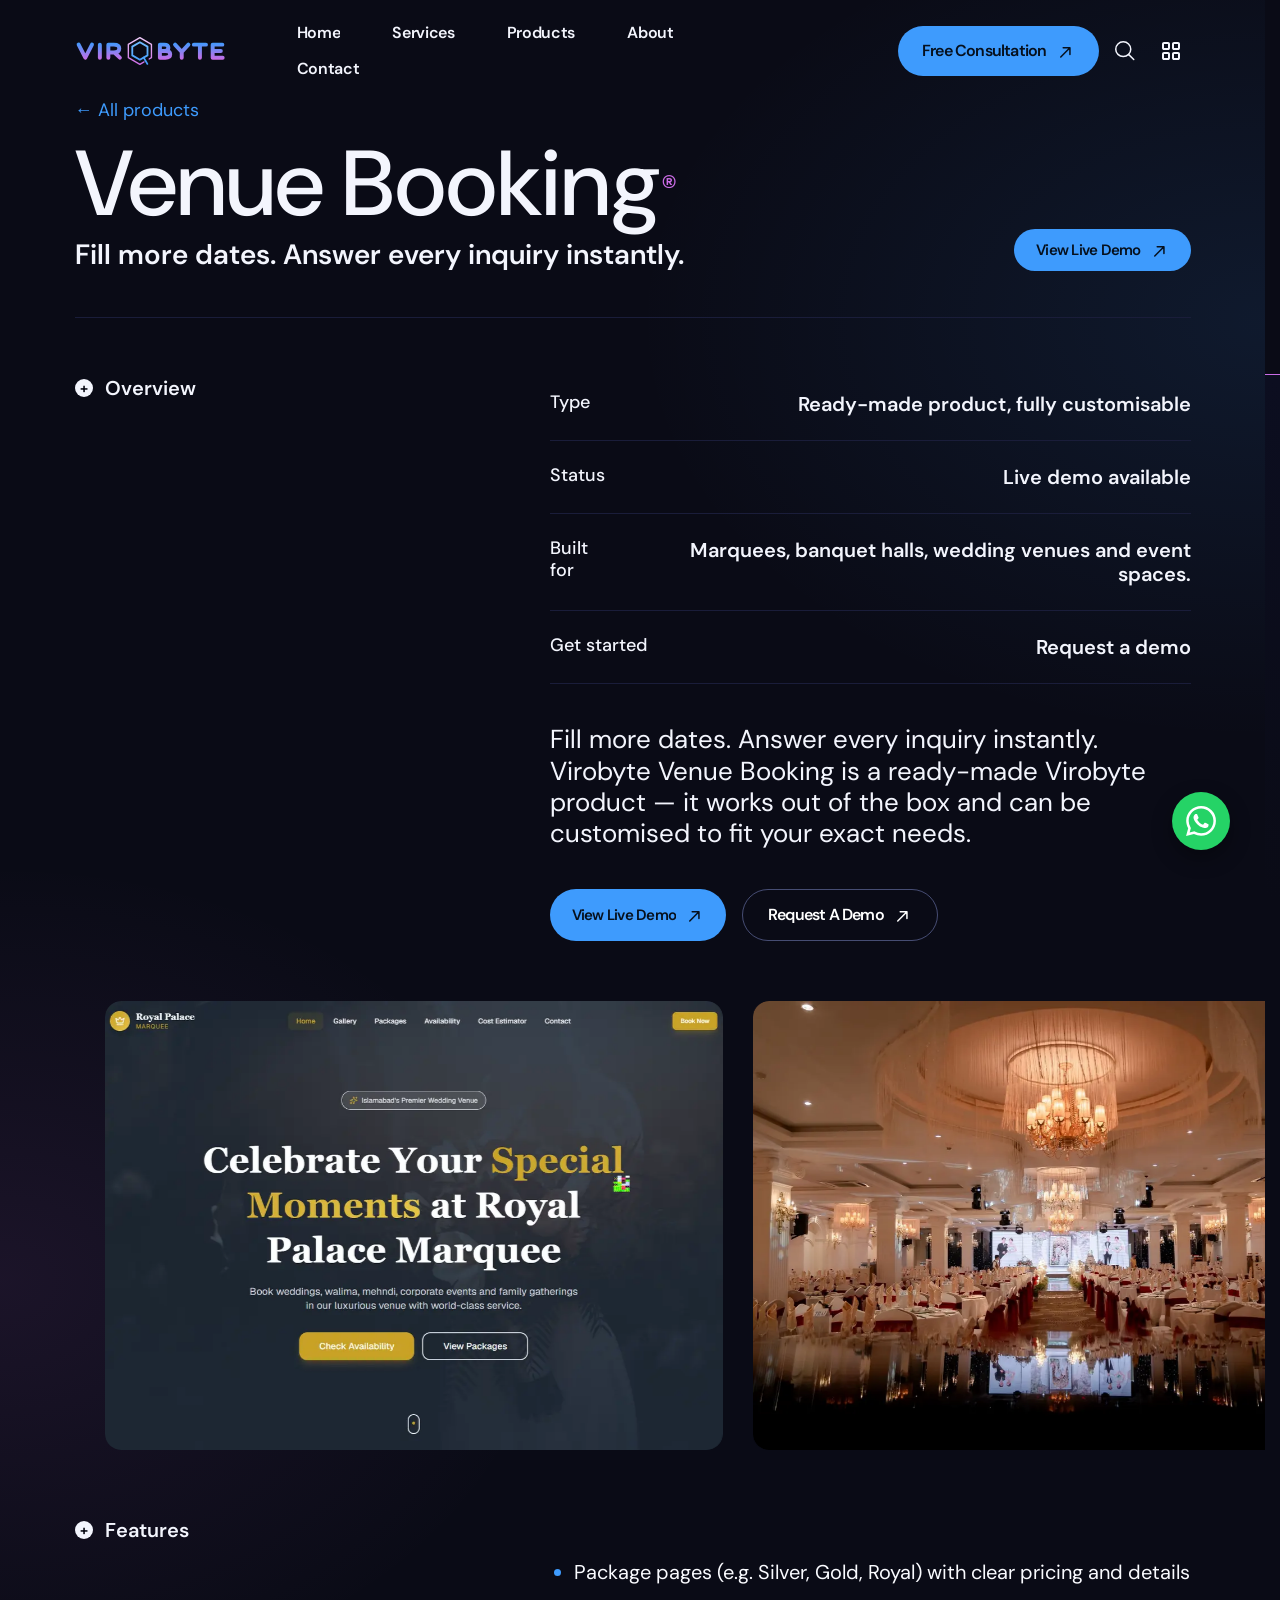
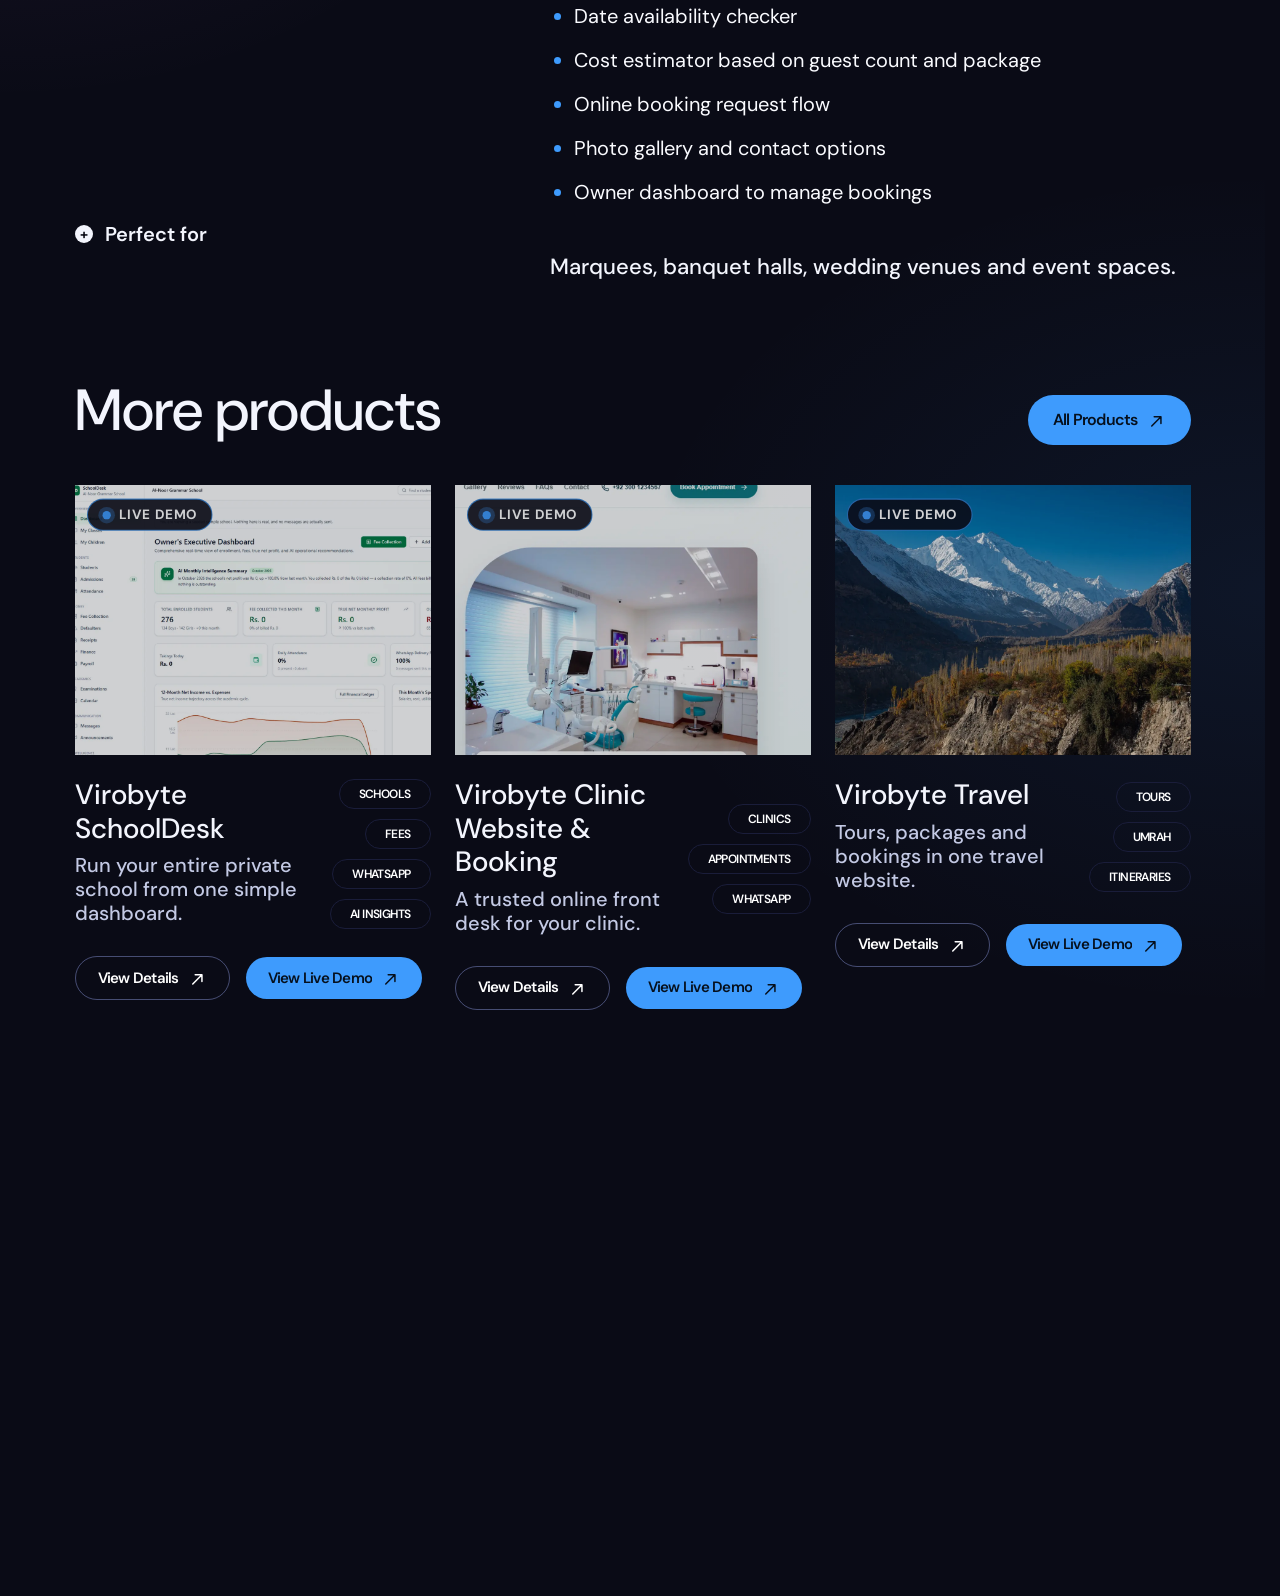
<file: product-venue-booking.html>
<!doctype html>
<html lang="en" data-bs-theme="dark" class="vb-loading">

<head>
    <!-- prettier-ignore -->
    <meta charset="UTF-8">
    <meta name="viewport" content="width=device-width, initial-scale=1.0">
    <meta http-equiv="x-ua-compatible" content="ie=edge">
    <meta name="theme-color" content="#0f0f0f">
    <meta name="color-scheme" content="dark">
    <meta name="description" content="Fill more dates. Answer every inquiry instantly. View the live demo or request one.">
    <title>Virobyte Venue Booking | Virobyte</title>
    <!-- Favicon icon-->
    <link rel="shortcut icon" type="image/x-icon" href="assets/imgs/template/logo/virobyte-mark.svg">

    <link rel="preload" href="assets/fonts/dm-sans-latin.woff2" as="font" type="font/woff2" crossorigin>
    <link rel="preload" href="assets/imgs/template/logo/virobyte-mark.svg" as="image">
    <style>
        html{scrollbar-gutter:stable}
        html.vb-loading{overflow:hidden}
        #vb-preloader{position:fixed;inset:0;z-index:2147483000;display:flex;align-items:center;justify-content:center;background:#0a0b16;transition:opacity .6s ease,visibility .6s;animation:vbfail 0s linear 20s forwards}
        #vb-preloader.vb-pl-hide{opacity:0;visibility:hidden;pointer-events:none}
        .vb-pl-inner{display:flex;flex-direction:column;align-items:center;gap:28px;width:min(280px,70vw)}
        .vb-pl-inner img{width:96px;height:auto;animation:vbpl 1.6s ease-in-out infinite}
        .vb-pl-track{width:100%;height:4px;border-radius:4px;background:rgba(160,175,255,.18);overflow:hidden}
        #vb-pl-bar{display:block;height:100%;transform-origin:left;transform:scaleX(.04);background:linear-gradient(90deg,#3e9bfd,#cb6ce6);transition:transform .35s ease}
        @keyframes vbpl{0%,100%{opacity:.7;transform:scale(.96)}50%{opacity:1;transform:scale(1.04)}}
        @keyframes vbfail{to{opacity:0;visibility:hidden;pointer-events:none}}
        @media (prefers-reduced-motion:reduce){.vb-pl-inner img{animation:none}}
    </style>
    <!-- Libs CSS -->
    <link rel="stylesheet" href="assets/css/vendors/carouselTicker.css?v=5d57fa2409">
    <link rel="stylesheet" href="assets/css/vendors/bootstrap.min.css?v=d5a3c524ac">
    <link rel="stylesheet" href="assets/css/vendors/swiper-bundle.min.css?v=3a146c9531">
    <link rel="stylesheet" href="assets/css/vendors/nice-select.css?v=737fc6f583">
    <link rel="stylesheet" href="assets/css/vendors/font-awesome-pro.css?v=0e5b5107dd">
    <link rel="stylesheet" href="assets/css/vendors/magnific-popup.css?v=c03fe8704d">
    <link rel="stylesheet" href="assets/css/vendors/odometer.css?v=8253458e03">
    <link rel="stylesheet" href="assets/css/vendors/spacing.css?v=6e963cc92d">

    <!-- Main CSS -->
    <link rel="stylesheet" href="assets/css/main.css?v=6d40596a18">
</head>

<body class="at-magic-cursor">
    <div id="vb-preloader" role="status" aria-label="Loading Virobyte">
        <div class="vb-pl-inner">
            <img decoding="async" width="100" height="112" src="assets/imgs/template/logo/virobyte-mark.svg" alt="">
            <div class="vb-pl-track"><span id="vb-pl-bar"></span></div>
        </div>
    </div>
    <!-- prettier-ignore -->

    <!--search-form-start -->
    <div class="at-search-body-overlay"></div>
    <div class="at-search-form-toggle">
        <div class="container">
            <div class="row mb-60">
                <div class="col-lg-12">
                    <div class="at-search-top d-flex justify-content-between align-items-center">
                        <div class="at-header-logo at-search-logo">
                            <a href="index.html">
                                <img width="498" height="112" decoding="async" class="vb-logo" src="assets/imgs/template/logo/virobyte-logo.svg" alt="Virobyte">
                            </a>
                        </div>
                        <button class="at-search-close">
                            <i class="fa-light fa-xmark"></i>
                        </button>
                    </div>
                </div>
            </div>
            <div class="row justify-content-center">
                <div class="col-lg-12">
                    <div class="at-search-form">
                        <form action="#">
                            <div class="at-search-form-input">
                                <input type="text" placeholder="Find what you need…" required>
                                <span class="at-search-focus-border"></span>
                                <button class="at-search-form-btn at-btn" type="submit">
                                    <span>
                                        <span class="text-1">Search</span>
                                        <span class="text-2">Search</span>
                                    </span>
                                    <i class="icon-arrow-right">
                                        <svg xmlns="http://www.w3.org/2000/svg" width="14" height="12" viewBox="0 0 14 12" fill="none">
                                            <path d="M8.33333 1L13 5.66667M13 5.66667L8.33333 10.3333M13 5.66667H1" stroke="currentColor" stroke-width="2" stroke-linecap="round" stroke-linejoin="round" />
                                        </svg>
                                        <svg xmlns="http://www.w3.org/2000/svg" width="14" height="12" viewBox="0 0 14 12" fill="none">
                                            <path d="M8.33333 1L13 5.66667M13 5.66667L8.33333 10.3333M13 5.66667H1" stroke="currentColor" stroke-width="2" stroke-linecap="round" stroke-linejoin="round" />
                                        </svg>
                                    </i>
                                </button>
                            </div>
                        </form>
                    </div>
                </div>
                <div class="col-12">
                    <div class="at-categories">
                        <h3 class="at-categories-title">Popular searches</h3>
                        <ul class="at-categories-list">
                            <li><a href="#" class="at-categories-item">Web Development</a></li>
                            <li><a href="#" class="at-categories-item">Mobile Apps</a></li>
                            <li><a href="#" class="at-categories-item">AI Solutions</a></li>
                            <li><a href="#" class="at-categories-item">WhatsApp Automation</a></li>
                            <li><a href="#" class="at-categories-item">Business Automation</a></li>
                            <li><a href="#" class="at-categories-item">ERP & CRM</a></li>
                            <li><a href="#" class="at-categories-item">UI / UX Design</a></li>
                            <li><a href="#" class="at-categories-item">School Manager</a></li>
                            <li><a href="#" class="at-categories-item">POS & Inventory</a></li>
                            <li><a href="#" class="at-categories-item">Data Analytics</a></li>
                            <li><a href="#" class="at-categories-item">Maintenance & Support</a></li>
                            <li><a href="#" class="at-categories-item">Free Consultation</a></li>
                        </ul>
                    </div>
                </div>
            </div>
        </div>
    </div>
    <!-- search-form-end -->
    <header>

        <!-- header 2 area start -->
        <div class="at-header-area at-header-spacing header-transparent">
            <div class="container">
                <div class="row align-items-center">
                    <div class="col-xl-2 col-6">
                        <div class="at-header-logo">
                            <a href="index.html">
                                <img width="498" height="112" decoding="async" class="vb-logo" src="assets/imgs/template/logo/virobyte-logo.svg" alt="Virobyte">
                            </a>
                        </div>
                    </div>
                    <div class="col-xl-6 mx-auto d-none d-xl-flex justify-content-center">
                        <div class="at-main-menu d-inline-flex justify-content-center">
                            <nav class="at-mobile-menu-active">
                                <ul>
                                    <li><a href="index.html">Home</a></li>
                                    <li><a href="index.html#services">Services</a></li>
                                    <li><a href="products.html">Products</a></li>
                                    <li><a href="about.html">About</a></li>
                                    <li><a href="contact.html">Contact</a></li>
                                </ul>
                            </nav>
                        </div>
                    </div>
                    <div class="col-xl-4 col-6">
                        <div class="at-header-right gap-3 d-flex justify-content-end align-items-center">
                            <a class="at-btn px-4 d-none d-xl-inline-flex" href="contact.html">
                                <span>
                                    <span class="text-1 text-capitalize">Free Consultation</span>
                                    <span class="text-2 text-capitalize">Free Consultation</span>
                                </span>
                                <i>
                                    <svg width="11" height="11" viewBox="0 0 11 11" fill="none" xmlns="http://www.w3.org/2000/svg">
                                                <path d="M0.21967 9.40717C-0.0732232 9.70006 -0.0732232 10.1749 0.21967 10.4678C0.512563 10.7607 0.987437 10.7607 1.28033 10.4678L0.21967 9.40717ZM10.6875 0.75C10.6875 0.335786 10.3517 2.97145e-09 9.9375 1.50485e-07L3.1875 -2.70983e-07C2.77329 -2.70983e-07 2.4375 0.335786 2.4375 0.75C2.4375 1.16421 2.77329 1.5 3.1875 1.5H9.1875V7.5C9.1875 7.91421 9.52329 8.25 9.9375 8.25C10.3517 8.25 10.6875 7.91421 10.6875 7.5L10.6875 0.75ZM0.75 9.9375L1.28033 10.4678L10.4678 1.28033L9.9375 0.75L9.40717 0.21967L0.21967 9.40717L0.75 9.9375Z" fill="currentColor" />
                                            </svg>
                                    <svg width="11" height="11" viewBox="0 0 11 11" fill="none" xmlns="http://www.w3.org/2000/svg">
                                                <path d="M0.21967 9.40717C-0.0732232 9.70006 -0.0732232 10.1749 0.21967 10.4678C0.512563 10.7607 0.987437 10.7607 1.28033 10.4678L0.21967 9.40717ZM10.6875 0.75C10.6875 0.335786 10.3517 2.97145e-09 9.9375 1.50485e-07L3.1875 -2.70983e-07C2.77329 -2.70983e-07 2.4375 0.335786 2.4375 0.75C2.4375 1.16421 2.77329 1.5 3.1875 1.5H9.1875V7.5C9.1875 7.91421 9.52329 8.25 9.9375 8.25C10.3517 8.25 10.6875 7.91421 10.6875 7.5L10.6875 0.75ZM0.75 9.9375L1.28033 10.4678L10.4678 1.28033L9.9375 0.75L9.40717 0.21967L0.21967 9.40717L0.75 9.9375Z" fill="currentColor" />
                                            </svg>
                                </i>
                            </a>
                            <button class="at-header-search-btn at-search-click">
                                <svg width="20" height="20" viewBox="0 0 20 20" fill="none" xmlns="http://www.w3.org/2000/svg">
                                    <path d="M18.7508 18.5233L13.5538 13.392M13.5538 13.392C14.9604 12.0032 15.7506 10.1196 15.7506 8.15551C15.7506 6.19144 14.9604 4.30782 13.5538 2.91902C12.1472 1.53022 10.2395 0.75 8.25028 0.75C6.26108 0.75 4.35336 1.53022 2.94678 2.91902C1.54021 4.30782 0.75 6.19144 0.75 8.15551C0.75 10.1196 1.54021 12.0032 2.94678 13.392C4.35336 14.7808 6.26108 15.561 8.25028 15.561C10.2395 15.561 12.1472 14.7808 13.5538 13.392Z" stroke="currentColor" stroke-width="1.5" stroke-linecap="round" stroke-linejoin="round" />
                                </svg>
                            </button>
                            <button class="at-menu-bar at-header-sidebar-btn">
                                <svg xmlns="http://www.w3.org/2000/svg" width="18" height="18" viewBox="0 0 18 18" fill="none">
                                    <path d="M1 2C1 1.73478 1.10536 1.48043 1.29289 1.29289C1.48043 1.10536 1.73478 1 2 1H6C6.26522 1 6.51957 1.10536 6.70711 1.29289C6.89464 1.48043 7 1.73478 7 2V6C7 6.26522 6.89464 6.51957 6.70711 6.70711C6.51957 6.89464 6.26522 7 6 7H2C1.73478 7 1.48043 6.89464 1.29289 6.70711C1.10536 6.51957 1 6.26522 1 6V2ZM11 2C11 1.73478 11.1054 1.48043 11.2929 1.29289C11.4804 1.10536 11.7348 1 12 1H16C16.2652 1 16.5196 1.10536 16.7071 1.29289C16.8946 1.48043 17 1.73478 17 2V6C17 6.26522 16.8946 6.51957 16.7071 6.70711C16.5196 6.89464 16.2652 7 16 7H12C11.7348 7 11.4804 6.89464 11.2929 6.70711C11.1054 6.51957 11 6.26522 11 6V2ZM1 12C1 11.7348 1.10536 11.4804 1.29289 11.2929C1.48043 11.1054 1.73478 11 2 11H6C6.26522 11 6.51957 11.1054 6.70711 11.2929C6.89464 11.4804 7 11.7348 7 12V16C7 16.2652 6.89464 16.5196 6.70711 16.7071C6.51957 16.8946 6.26522 17 6 17H2C1.73478 17 1.48043 16.8946 1.29289 16.7071C1.10536 16.5196 1 16.2652 1 16V12ZM11 12C11 11.7348 11.1054 11.4804 11.2929 11.2929C11.4804 11.1054 11.7348 11 12 11H16C16.2652 11 16.5196 11.1054 16.7071 11.2929C16.8946 11.4804 17 11.7348 17 12V16C17 16.2652 16.8946 16.5196 16.7071 16.7071C16.5196 16.8946 16.2652 17 16 17H12C11.7348 17 11.4804 16.8946 11.2929 16.7071C11.1054 16.5196 11 16.2652 11 16V12Z" stroke="currentColor" stroke-width="2" stroke-linecap="round" stroke-linejoin="round" />
                                </svg>
                            </button>
                        </div>
                    </div>
                </div>
            </div>
        </div>
        <!-- header area end -->

        <!-- sticky-menu-area -->
        <button id="header-sticky" class="at-menu-bar hamburger-sticky-menu" aria-label="Open menu">
            <span>MENU</span>
            <span class="icon">

                <svg xmlns="http://www.w3.org/2000/svg" width="24" height="24" viewBox="0 0 24 24" fill="none">
                    <path d="M4 5C4 4.73478 4.10536 4.48043 4.29289 4.29289C4.48043 4.10536 4.73478 4 5 4H9C9.26522 4 9.51957 4.10536 9.70711 4.29289C9.89464 4.48043 10 4.73478 10 5V9C10 9.26522 9.89464 9.51957 9.70711 9.70711C9.51957 9.89464 9.26522 10 9 10H5C4.73478 10 4.48043 9.89464 4.29289 9.70711C4.10536 9.51957 4 9.26522 4 9V5ZM14 5C14 4.73478 14.1054 4.48043 14.2929 4.29289C14.4804 4.10536 14.7348 4 15 4H19C19.2652 4 19.5196 4.10536 19.7071 4.29289C19.8946 4.48043 20 4.73478 20 5V9C20 9.26522 19.8946 9.51957 19.7071 9.70711C19.5196 9.89464 19.2652 10 19 10H15C14.7348 10 14.4804 9.89464 14.2929 9.70711C14.1054 9.51957 14 9.26522 14 9V5ZM4 15C4 14.7348 4.10536 14.4804 4.29289 14.2929C4.48043 14.1054 4.73478 14 5 14H9C9.26522 14 9.51957 14.1054 9.70711 14.2929C9.89464 14.4804 10 14.7348 10 15V19C10 19.2652 9.89464 19.5196 9.70711 19.7071C9.51957 19.8946 9.26522 20 9 20H5C4.73478 20 4.48043 19.8946 4.29289 19.7071C4.10536 19.5196 4 19.2652 4 19V15ZM14 15C14 14.7348 14.1054 14.4804 14.2929 14.2929C14.4804 14.1054 14.7348 14 15 14H19C19.2652 14 19.5196 14.1054 19.7071 14.2929C19.8946 14.4804 20 14.7348 20 15V19C20 19.2652 19.8946 19.5196 19.7071 19.7071C19.5196 19.8946 19.2652 20 19 20H15C14.7348 20 14.4804 19.8946 14.2929 19.7071C14.1054 19.5196 14 19.2652 14 19V15Z" stroke="currentColor" stroke-width="2" stroke-linecap="round" stroke-linejoin="round" />
                </svg>
            </span>
        </button>
        <!-- sticky-menu-end -->

    </header>
    <!-- at-offcanvus-area-start -->
    <div class="at-offcanvas-area">
        <div class="at-offcanvas">
            <div class="at-offcanvas-top d-flex align-items-center justify-content-between">
                <div class="at-offcanvas-logo">
                    <a href="index.html">
                        <img width="498" height="112" decoding="async" class="vb-logo" src="assets/imgs/template/logo/virobyte-logo.svg" alt="Virobyte">
                    </a>
                </div>
                <div class="at-offcanvas-close-btn">
                    <button class="close-btn">
                        <svg width="37" height="38" viewBox="0 0 37 38" fill="none" xmlns="http://www.w3.org/2000/svg">
                            <path d="M9.19141 9.80762L27.5762 28.1924" stroke="currentColor" stroke-width="1.5" stroke-linecap="round" stroke-linejoin="round" />
                            <path d="M9.19141 28.1924L27.5762 9.80761" stroke="currentColor" stroke-width="1.5" stroke-linecap="round" stroke-linejoin="round" />
                        </svg>
                    </button>
                </div>
            </div>
            <div class="at-offcanvas-content d-none d-xl-block">
                <h3 class="at-offcanvas-title">Hello!</h3>
                <p class="fz-font-lg">Smart software. Real results. We build web apps, mobile apps, WhatsApp automation and AI agents that help your business grow.</p>
            </div>
            <div class="at-offcanvas-menu pb-50">
                <nav></nav>
            </div>
            <div class="at-offcanvas-gallery d-none d-xl-block">
                <div class="sec-2-home-5__avatars-row d-flex gap-2">
                    <div class="sec-2-home-5__avatar-sm at-offcanvas-gallery-img">
                        <img width="300" height="300" decoding="async" class="img-cover" src="assets/imgs/vb/why-1.webp" alt="Virobyte">
                    </div>
                    <div class="sec-2-home-5__avatar-sm at-offcanvas-gallery-img">
                        <img width="300" height="300" decoding="async" class="img-cover" src="assets/imgs/vb/why-2.webp" alt="Virobyte">
                    </div>
                    <div class="sec-2-home-5__avatar-sm at-offcanvas-gallery-img">
                        <img width="300" height="300" decoding="async" class="img-cover" src="assets/imgs/vb/why-3.webp" alt="Virobyte">
                    </div>
                    <div class="sec-2-home-5__avatar-sm at-offcanvas-gallery-img">
                        <img width="300" height="300" decoding="async" class="img-cover" src="assets/imgs/vb/why-4.webp" alt="Virobyte">
                    </div>
                    <div class="sec-2-home-5__avatar-sm at-offcanvas-gallery-img">
                        <img width="300" height="300" decoding="async" class="img-cover" src="assets/imgs/vb/why-5.webp" alt="Virobyte">
                    </div>
                </div>
            </div>
            <div class="at-offcanvas-contact">
                <h4 class="h5 at-offcanvas-title sm">Get in touch</h4>
                <ul>
                    
                    <li><a class="fz-font-lg" href="mailto:virobyte.ai@gmail.com">virobyte.ai@gmail.com</a></li>
                    <li>
                        <a class="fz-font-lg" href="#">
                            Islamabad, Pakistan
                        </a>
                    </li>
                </ul>
            </div>
            <div class="at-offcanvas-social">
                <h3 class="at-offcanvas-title sm">Follow Us</h3>
                <ul class="at-offcanvas-social__grid">
                    <li>
                        <a href="#" class="at-offcanvas-social__link" aria-label="GitHub">
                            <svg xmlns="http://www.w3.org/2000/svg" width="18" height="18" viewBox="0 0 24 24" fill="none" aria-hidden="true">
                                <path d="M12 .297c-6.63 0-12 5.373-12 12 0 5.303 3.438 9.8 8.205 11.385.6.113.82-.258.82-.577 0-.285-.01-1.04-.015-2.04-3.338.724-4.042-1.61-4.042-1.61C4.422 18.07 3.633 17.7 3.633 17.7c-1.087-.744.084-.729.084-.729 1.205.084 1.838 1.236 1.838 1.236 1.07 1.835 2.809 1.305 3.495.998.108-.776.417-1.305.76-1.605-2.665-.3-5.466-1.332-5.466-5.93 0-1.31.465-2.38 1.235-3.22-.135-.303-.54-1.523.105-3.176 0 0 1.005-.322 3.3 1.23.96-.267 1.98-.399 3-.405 1.02.006 2.04.138 3 .405 2.28-1.552 3.285-1.23 3.285-1.23.645 1.653.24 2.873.12 3.176.765.84 1.23 1.91 1.23 3.22 0 4.61-2.805 5.625-5.475 5.92.42.36.81 1.096.81 2.22 0 1.606-.015 2.896-.015 3.286 0 .315.21.69.825.57C20.565 22.092 24 17.592 24 12.297c0-6.627-5.373-12-12-12" fill="currentColor" />
                            </svg>
                            <span>GitHub</span>
                        </a>
                    </li>
                    <li>
                        <a href="https://www.facebook.com/share/1DpUVNxbm4/?mibextid=wwXIfr" target="_blank" rel="noopener noreferrer" class="at-offcanvas-social__link" aria-label="Facebook">
                            <svg xmlns="http://www.w3.org/2000/svg" width="18" height="18" viewBox="0 0 18 18" fill="none" aria-hidden="true">
                                <path d="M12.4024 18V11.0344H14.7347L15.0838 8.3265H12.4024V6.59765C12.4024 5.81364 12.62 5.27934 13.7443 5.27934L15.1783 5.27867V2.85676C14.9302 2.82382 14.0791 2.75006 13.0888 2.75006C11.0213 2.75006 9.606 4.01198 9.606 6.32952V8.3265H7.2677V11.0344H9.606V18H1C0.44772 18 0 17.5523 0 17V1C0 0.44772 0.44772 0 1 0H17C17.5523 0 18 0.44772 18 1V17C18 17.5523 17.5523 18 17 18H12.4024Z" fill="currentColor" />
                            </svg>
                            <span>Facebook</span>
                        </a>
                    </li>
                    <li>
                        <a href="https://www.linkedin.com/company/virobyte/" target="_blank" rel="noopener noreferrer" class="at-offcanvas-social__link" aria-label="LinkedIn">
                            <svg xmlns="http://www.w3.org/2000/svg" width="18" height="18" viewBox="0 0 18 18" fill="none" aria-hidden="true">
                                <path d="M15.3352 15.339H12.6697V11.1622C12.6697 10.1662 12.6495 8.8845 11.2807 8.8845C9.89102 8.8845 9.67872 9.9683 9.67872 11.0887V15.339H7.01322V6.75H9.57372V7.9207H9.60822C9.96602 7.2457 10.836 6.53325 12.1357 6.53325C14.8365 6.53325 15.336 8.3108 15.336 10.6245L15.3352 15.339ZM4.00275 5.57475C3.14475 5.57475 2.4555 4.88025 2.4555 4.026C2.4555 3.1725 3.1455 2.47875 4.00275 2.47875C4.85775 2.47875 5.55075 3.1725 5.55075 4.026C5.55075 4.88025 4.857 5.57475 4.00275 5.57475ZM5.33925 15.339H2.66625V6.75H5.33925V15.339ZM16.6687 0H1.32825C0.594 0 0 0.5805 0 1.29675V16.7033C0 17.4202 0.594 18 1.32825 18H16.6665C17.4 18 18 17.4202 18 16.7033V1.29675C18 0.5805 17.4 0 16.6665 0H16.6687Z" fill="currentColor" />
                            </svg>
                            <span>Linkedin</span>
                        </a>
                    </li>
                    <li>
                        <a href="https://www.instagram.com/viro.byte/" target="_blank" rel="noopener noreferrer" class="at-offcanvas-social__link" aria-label="Instagram">
                            <svg xmlns="http://www.w3.org/2000/svg" width="18" height="18" viewBox="0 0 18 18" fill="none" aria-hidden="true">
                                <path d="M9.92475 0C10.9376 0.00167406 11.4509 0.00703828 11.8945 0.0202418L12.0692 0.025948C12.2709 0.0331213 12.47 0.0421215 12.7101 0.0533719C13.6678 0.0976265 14.3211 0.249129 14.8949 0.471887C15.4881 0.700648 15.9892 1.00966 16.4894 1.50993C16.9889 2.0102 17.298 2.51271 17.5275 3.10448C17.7494 3.67751 17.901 4.33153 17.946 5.28931C17.9567 5.52933 17.9653 5.72841 17.9725 5.93024L17.9781 6.10492C17.9913 6.5484 17.9973 7.06177 17.9992 8.07471L17.9999 8.74577C18 8.82777 18 8.91237 18 8.99967L17.9999 9.25357L17.9994 9.92472C17.9977 10.9376 17.9923 11.451 17.9791 11.8944L17.9734 12.0691C17.9662 12.271 17.9572 12.4701 17.946 12.7101C17.9017 13.6679 17.7494 14.3211 17.5275 14.8949C17.2987 15.4882 16.9889 15.9892 16.4894 16.4895C15.9892 16.989 15.4859 17.298 14.8949 17.5275C14.3211 17.7495 13.6678 17.901 12.7101 17.946C12.47 17.9567 12.2709 17.9654 12.0692 17.9725L11.8945 17.9781C11.4509 17.9914 10.9376 17.9973 9.92475 17.9993L9.25359 18C9.1716 18 9.087 18 8.99969 18H8.7458L8.07464 17.9994C7.06175 17.9977 6.54839 17.9924 6.1049 17.9791L5.93022 17.9734C5.72839 17.9662 5.5293 17.9572 5.2893 17.946C4.33151 17.9018 3.67899 17.7495 3.10448 17.5275C2.51195 17.2988 2.01018 16.989 1.50992 16.4895C1.00965 15.9892 0.701394 15.4859 0.471886 14.8949C0.249129 14.3211 0.0983735 13.6679 0.053372 12.7101C0.0426796 12.4701 0.0339582 12.271 0.026893 12.0691L0.0212318 11.8944C0.00806435 11.451 0.00206123 10.9376 0.000117163 9.92472L0 8.07471C0.00167406 7.06177 0.00702925 6.5484 0.0202327 6.10492L0.0259479 5.93024C0.0331212 5.72841 0.0421216 5.52933 0.053372 5.28931C0.0976175 4.33078 0.249129 3.67825 0.471886 3.10448C0.700638 2.51196 1.00965 2.0102 1.50992 1.50993C2.01018 1.00966 2.51271 0.701396 3.10448 0.471887C3.67825 0.249129 4.33077 0.0983735 5.2893 0.0533719C5.5293 0.0426885 5.72839 0.0339673 5.93022 0.026902L6.1049 0.0212407C6.54839 0.00806417 7.06175 0.00206102 8.07464 0.000116949L9.92475 0ZM8.99969 4.49953C6.51298 4.49953 4.49952 6.51518 4.49952 8.99967C4.49952 11.4864 6.51517 13.4998 8.99969 13.4998C11.4864 13.4998 13.4998 11.4842 13.4998 8.99967C13.4998 6.513 11.4841 4.49953 8.99969 4.49953ZM8.99969 6.2996C10.491 6.2996 11.6998 7.50805 11.6998 8.99967C11.6998 10.4909 10.4913 11.6998 8.99969 11.6998C7.50843 11.6998 6.29958 10.4914 6.29958 8.99967C6.29958 7.50841 7.50798 6.2996 8.99969 6.2996ZM13.7249 3.14949C13.1045 3.14949 12.5998 3.65342 12.5998 4.27376C12.5998 4.89411 13.1037 5.39882 13.7249 5.39882C14.3452 5.39882 14.8499 4.89489 14.8499 4.27376C14.8499 3.65342 14.3443 3.14871 13.7249 3.14949Z" fill="currentColor" />
                            </svg>
                            <span>Instagram</span>
                        </a>
                    </li>
                </ul>
            </div>
        </div>
    </div>
    <div class="body-overlay"></div>
    <!-- at-offcanvus-area-end -->

    
    <div class="px-blur-bottom"></div>
    <!-- Begin magic cursor -->
    <div id="magic-cursor" class="cursor-black-bg">
        <div id="ball"></div>
    </div>
    <!-- End magic cursor -->
    <div id="smooth-wrapper">
        <div id="smooth-content" class="z-index-3">
            <main class="bg-neutral-0">
                <!-- product details -->
                <div class="sec-1-portfolio-details-1 overflow-hidden pt-150 pb-100">
                    <div class="container">
                        <div class="row g-3 align-items-end">
                            <div class="col-md-9">
                                <a href="products.html" class="fz-font-md vb-back">← All products</a>
                                <h1 class="vb-product-title fw-500 mb-2 mt-3">Venue Booking<sup class="fw-400">®</sup></h1>
                                <h2 class="h5 fw-600 mb-0">Fill more dates. Answer every inquiry instantly.</h2>
                            </div>
                            <div class="col-md-3 ms-auto text-md-end">
                                <a class="at-btn vb-demo-btn " href="https://marquee1-red.vercel.app/" target="_blank" rel="noopener noreferrer"><span><span class="text-1 text-capitalize">View Live Demo</span><span class="text-2 text-capitalize">View Live Demo</span></span><i><svg width="11" height="11" viewBox="0 0 11 11" fill="none" xmlns="http://www.w3.org/2000/svg"><path d="M0.21967 9.40717C-0.0732232 9.70006 -0.0732232 10.1749 0.21967 10.4678C0.512563 10.7607 0.987437 10.7607 1.28033 10.4678L0.21967 9.40717ZM10.6875 0.75C10.6875 0.335786 10.3517 2.97145e-09 9.9375 1.50485e-07L3.1875 -2.70983e-07C2.77329 -2.70983e-07 2.4375 0.335786 2.4375 0.75C2.4375 1.16421 2.77329 1.5 3.1875 1.5H9.1875V7.5C9.1875 7.91421 9.52329 8.25 9.9375 8.25C10.3517 8.25 10.6875 7.91421 10.6875 7.5L10.6875 0.75ZM0.75 9.9375L1.28033 10.4678L10.4678 1.28033L9.9375 0.75L9.40717 0.21967L0.21967 9.40717L0.75 9.9375Z" fill="currentColor" /></svg><svg width="11" height="11" viewBox="0 0 11 11" fill="none" xmlns="http://www.w3.org/2000/svg"><path d="M0.21967 9.40717C-0.0732232 9.70006 -0.0732232 10.1749 0.21967 10.4678C0.512563 10.7607 0.987437 10.7607 1.28033 10.4678L0.21967 9.40717ZM10.6875 0.75C10.6875 0.335786 10.3517 2.97145e-09 9.9375 1.50485e-07L3.1875 -2.70983e-07C2.77329 -2.70983e-07 2.4375 0.335786 2.4375 0.75C2.4375 1.16421 2.77329 1.5 3.1875 1.5H9.1875V7.5C9.1875 7.91421 9.52329 8.25 9.9375 8.25C10.3517 8.25 10.6875 7.91421 10.6875 7.5L10.6875 0.75ZM0.75 9.9375L1.28033 10.4678L10.4678 1.28033L9.9375 0.75L9.40717 0.21967L0.21967 9.40717L0.75 9.9375Z" fill="currentColor" /></svg></i></a>
                            </div>
                            <div class="col-12">
                                <div class="border-bottom-100 pb-30"></div>
                            </div>
                        </div>
                        <div class="row mt-50">
                            <div class="col-lg-5">
                                <div class="sec-2-home-5__card sec-2-home-5__card--list d-flex align-items-center">
                                    <ul class="sec-2-home-5__list list-unstyled mb-0">
                                        <li class="sec-2-home-5__list-item">
                                            <h3 class="h6 mb-0 fw-600">Overview</h3>
                                        </li>
                                    </ul>
                                </div>
                            </div>
                            <div class="col-lg-7">
                                <div class="d-flex justify-content-between gap-4 border-bottom-100 py-4">
                                    <p class="fz-font-md neutral-900 mb-0">Type</p>
                                    <p class="fz-font-lg fw-600 mb-0 neutral-900 text-end">Ready-made product, fully customisable</p>
                                </div>
                                <div class="d-flex justify-content-between gap-4 border-bottom-100 py-4">
                                    <p class="fz-font-md neutral-900 mb-0">Status</p>
                                    <p class="fz-font-lg fw-600 mb-0 neutral-900 text-end">Live demo available</p>
                                </div>
                                <div class="d-flex justify-content-between gap-4 border-bottom-100 py-4">
                                    <p class="fz-font-md neutral-900 mb-0">Built for</p>
                                    <p class="fz-font-lg fw-600 mb-0 neutral-900 text-end">Marquees, banquet halls, wedding venues and event spaces.</p>
                                </div>
                                <div class="d-flex justify-content-between gap-4 border-bottom-100 py-4">
                                    <p class="fz-font-md neutral-900 mb-0">Get started</p>
                                    <p class="fz-font-lg fw-600 mb-0 neutral-900 text-end"><a href="contact.html?topic=Product%3A%20Venue%20Booking" class="common-underline">Request a demo</a></p>
                                </div>
                                <p class="fz-font-2xl fw-400 neutral-900 mt-40">Fill more dates. Answer every inquiry instantly. Virobyte Venue Booking is a ready-made Virobyte product — it works out of the box and can be customised to fit your exact needs.</p>
                                <div class="d-flex flex-wrap gap-3 mt-40"><a class="at-btn vb-demo-btn " href="https://marquee1-red.vercel.app/" target="_blank" rel="noopener noreferrer"><span><span class="text-1 text-capitalize">View Live Demo</span><span class="text-2 text-capitalize">View Live Demo</span></span><i><svg width="11" height="11" viewBox="0 0 11 11" fill="none" xmlns="http://www.w3.org/2000/svg"><path d="M0.21967 9.40717C-0.0732232 9.70006 -0.0732232 10.1749 0.21967 10.4678C0.512563 10.7607 0.987437 10.7607 1.28033 10.4678L0.21967 9.40717ZM10.6875 0.75C10.6875 0.335786 10.3517 2.97145e-09 9.9375 1.50485e-07L3.1875 -2.70983e-07C2.77329 -2.70983e-07 2.4375 0.335786 2.4375 0.75C2.4375 1.16421 2.77329 1.5 3.1875 1.5H9.1875V7.5C9.1875 7.91421 9.52329 8.25 9.9375 8.25C10.3517 8.25 10.6875 7.91421 10.6875 7.5L10.6875 0.75ZM0.75 9.9375L1.28033 10.4678L10.4678 1.28033L9.9375 0.75L9.40717 0.21967L0.21967 9.40717L0.75 9.9375Z" fill="currentColor" /></svg><svg width="11" height="11" viewBox="0 0 11 11" fill="none" xmlns="http://www.w3.org/2000/svg"><path d="M0.21967 9.40717C-0.0732232 9.70006 -0.0732232 10.1749 0.21967 10.4678C0.512563 10.7607 0.987437 10.7607 1.28033 10.4678L0.21967 9.40717ZM10.6875 0.75C10.6875 0.335786 10.3517 2.97145e-09 9.9375 1.50485e-07L3.1875 -2.70983e-07C2.77329 -2.70983e-07 2.4375 0.335786 2.4375 0.75C2.4375 1.16421 2.77329 1.5 3.1875 1.5H9.1875V7.5C9.1875 7.91421 9.52329 8.25 9.9375 8.25C10.3517 8.25 10.6875 7.91421 10.6875 7.5L10.6875 0.75ZM0.75 9.9375L1.28033 10.4678L10.4678 1.28033L9.9375 0.75L9.40717 0.21967L0.21967 9.40717L0.75 9.9375Z" fill="currentColor" /></svg></i></a> <a class="at-btn vb-details-btn" href="contact.html?topic=Product%3A%20Venue%20Booking"><span><span class="text-1 text-capitalize">Request a Demo</span><span class="text-2 text-capitalize">Request a Demo</span></span><i><svg width="11" height="11" viewBox="0 0 11 11" fill="none" xmlns="http://www.w3.org/2000/svg"><path d="M0.21967 9.40717C-0.0732232 9.70006 -0.0732232 10.1749 0.21967 10.4678C0.512563 10.7607 0.987437 10.7607 1.28033 10.4678L0.21967 9.40717ZM10.6875 0.75C10.6875 0.335786 10.3517 2.97145e-09 9.9375 1.50485e-07L3.1875 -2.70983e-07C2.77329 -2.70983e-07 2.4375 0.335786 2.4375 0.75C2.4375 1.16421 2.77329 1.5 3.1875 1.5H9.1875V7.5C9.1875 7.91421 9.52329 8.25 9.9375 8.25C10.3517 8.25 10.6875 7.91421 10.6875 7.5L10.6875 0.75ZM0.75 9.9375L1.28033 10.4678L10.4678 1.28033L9.9375 0.75L9.40717 0.21967L0.21967 9.40717L0.75 9.9375Z" fill="currentColor" /></svg><svg width="11" height="11" viewBox="0 0 11 11" fill="none" xmlns="http://www.w3.org/2000/svg"><path d="M0.21967 9.40717C-0.0732232 9.70006 -0.0732232 10.1749 0.21967 10.4678C0.512563 10.7607 0.987437 10.7607 1.28033 10.4678L0.21967 9.40717ZM10.6875 0.75C10.6875 0.335786 10.3517 2.97145e-09 9.9375 1.50485e-07L3.1875 -2.70983e-07C2.77329 -2.70983e-07 2.4375 0.335786 2.4375 0.75C2.4375 1.16421 2.77329 1.5 3.1875 1.5H9.1875V7.5C9.1875 7.91421 9.52329 8.25 9.9375 8.25C10.3517 8.25 10.6875 7.91421 10.6875 7.5L10.6875 0.75ZM0.75 9.9375L1.28033 10.4678L10.4678 1.28033L9.9375 0.75L9.40717 0.21967L0.21967 9.40717L0.75 9.9375Z" fill="currentColor" /></svg></i></a></div>
                            </div>
                        </div>
                    </div>
                    <div class="swiper about-me-slider-active pt-60 mb-60 at-item-anime-area">
                        <div class="swiper-wrapper"><div class="swiper-slide">
                                <div class="about-me-slider-thumb at-item-anime marque">
                                    <img width="1100" height="800" decoding="async" class="w-100 rounded-4" src="assets/imgs/vb/pr-venue-booking-1.webp" alt="Virobyte Venue Booking — image 1">
                                </div>
                            </div><div class="swiper-slide">
                                <div class="about-me-slider-thumb at-item-anime marque">
                                    <img width="1100" height="800" decoding="async" class="w-100 rounded-4" src="assets/imgs/vb/pr-venue-booking-2.webp" alt="Virobyte Venue Booking — image 2">
                                </div>
                            </div><div class="swiper-slide">
                                <div class="about-me-slider-thumb at-item-anime marque">
                                    <img width="1100" height="800" decoding="async" class="w-100 rounded-4" src="assets/imgs/vb/pr-venue-booking-3.webp" alt="Virobyte Venue Booking — image 3">
                                </div>
                            </div><div class="swiper-slide">
                                <div class="about-me-slider-thumb at-item-anime marque">
                                    <img width="1100" height="800" decoding="async" class="w-100 rounded-4" src="assets/imgs/vb/pr-venue-booking-4.webp" alt="Virobyte Venue Booking — image 4">
                                </div>
                            </div></div>
                    </div>
                    <div class="container">
                        <div class="row">
                            <div class="col-lg-5">
                                <div class="sec-2-home-5__card sec-2-home-5__card--list d-flex align-items-center">
                                    <ul class="sec-2-home-5__list list-unstyled mb-0">
                                        <li class="sec-2-home-5__list-item">
                                            <h4 class="h6 mb-0 fw-600">Features</h4>
                                        </li>
                                    </ul>
                                </div>
                            </div>
                            <div class="col-lg-7">
                                <ul class="ps-4 mt-40 vb-feature-list"><li class="neutral-950">Package pages (e.g. Silver, Gold, Royal) with clear pricing and details</li><li class="neutral-950">Date availability checker</li><li class="neutral-950">Cost estimator based on guest count and package</li><li class="neutral-950">Online booking request flow</li><li class="neutral-950">Photo gallery and contact options</li><li class="neutral-950">Owner dashboard to manage bookings</li></ul>
                            </div>
                        </div>
                    </div>
                    <div class="container">
                        <div class="row">
                            <div class="col-lg-5">
                                <div class="sec-2-home-5__card sec-2-home-5__card--list d-flex align-items-center">
                                    <ul class="sec-2-home-5__list list-unstyled mb-0">
                                        <li class="sec-2-home-5__list-item">
                                            <h4 class="h6 mb-0 fw-600">Perfect for</h4>
                                        </li>
                                    </ul>
                                </div>
                            </div>
                            <div class="col-lg-7">
                                <p class="fz-font-xl neutral-900 mt-40">Marquees, banquet halls, wedding venues and event spaces.</p>
                            </div>
                        </div>
                    </div>
                    <div class="container pt-120">
                        <div class="row g-4 align-items-end mb-40">
                            <div class="col-md-8">
                                <h2 class="h1 fw-500 mb-0">More products</h2>
                            </div>
                            <div class="col-md-4 text-md-end">
                                <a class="at-btn " href="products.html"><span><span class="text-1 text-capitalize">All products</span><span class="text-2 text-capitalize">All products</span></span><i><svg width="11" height="11" viewBox="0 0 11 11" fill="none" xmlns="http://www.w3.org/2000/svg"><path d="M0.21967 9.40717C-0.0732232 9.70006 -0.0732232 10.1749 0.21967 10.4678C0.512563 10.7607 0.987437 10.7607 1.28033 10.4678L0.21967 9.40717ZM10.6875 0.75C10.6875 0.335786 10.3517 2.97145e-09 9.9375 1.50485e-07L3.1875 -2.70983e-07C2.77329 -2.70983e-07 2.4375 0.335786 2.4375 0.75C2.4375 1.16421 2.77329 1.5 3.1875 1.5H9.1875V7.5C9.1875 7.91421 9.52329 8.25 9.9375 8.25C10.3517 8.25 10.6875 7.91421 10.6875 7.5L10.6875 0.75ZM0.75 9.9375L1.28033 10.4678L10.4678 1.28033L9.9375 0.75L9.40717 0.21967L0.21967 9.40717L0.75 9.9375Z" fill="currentColor" /></svg><svg width="11" height="11" viewBox="0 0 11 11" fill="none" xmlns="http://www.w3.org/2000/svg"><path d="M0.21967 9.40717C-0.0732232 9.70006 -0.0732232 10.1749 0.21967 10.4678C0.512563 10.7607 0.987437 10.7607 1.28033 10.4678L0.21967 9.40717ZM10.6875 0.75C10.6875 0.335786 10.3517 2.97145e-09 9.9375 1.50485e-07L3.1875 -2.70983e-07C2.77329 -2.70983e-07 2.4375 0.335786 2.4375 0.75C2.4375 1.16421 2.77329 1.5 3.1875 1.5H9.1875V7.5C9.1875 7.91421 9.52329 8.25 9.9375 8.25C10.3517 8.25 10.6875 7.91421 10.6875 7.5L10.6875 0.75ZM0.75 9.9375L1.28033 10.4678L10.4678 1.28033L9.9375 0.75L9.40717 0.21967L0.21967 9.40717L0.75 9.9375Z" fill="currentColor" /></svg></i></a>
                            </div>
                        </div>
                        <div class="row g-4">
<div class="mg-portfolio-item anim-zoomin-wrap col-lg-4 col-md-6" data-category="demo">
    <div class="mg-portfolio-thumb anim-zoomin not-hide-cursor p-relative">
        <a class="cursor-hide" href="product-schooldesk.html">
            <img width="1200" height="910" decoding="async" class="w-100" src="assets/imgs/vb/pc-schooldesk.webp" alt="Virobyte SchoolDesk" />
        </a>
        <span class="vb-status vb-status--demo"><i></i>Live demo</span>
    </div>
    <div class="mg-portfolio-content cs-portfolio-content d-flex align-items-center flex-wrap flex-md-nowrap justify-content-between">
        <div class="w-md-75">
            <h3 class="h5 cs-portfolio-title mr-20 at-ff-sequel-semi-bold">
                <a href="product-schooldesk.html" class="vb-card-title">Virobyte SchoolDesk</a>
            </h3>
            <p class="fz-font-lg neutral-500">Run your entire private school from one simple dashboard.</p>
        </div>
        <div class="cs-portfolio-tag">
            <ul class="d-flex justify-content-md-end flex-wrap text-nowrap"><li><a href="product-schooldesk.html">schools</a></li><li><a href="product-schooldesk.html">fees</a></li><li><a href="product-schooldesk.html">whatsapp</a></li><li><a href="product-schooldesk.html">ai insights</a></li></ul>
        </div>
    </div>
    <div class="vb-card-actions d-flex flex-wrap align-items-center gap-3 pt-3">
        <a class="at-btn vb-details-btn btn-sm" href="product-schooldesk.html"><span><span class="text-1 text-capitalize">View details</span><span class="text-2 text-capitalize">View details</span></span><i><svg width="11" height="11" viewBox="0 0 11 11" fill="none" xmlns="http://www.w3.org/2000/svg"><path d="M0.21967 9.40717C-0.0732232 9.70006 -0.0732232 10.1749 0.21967 10.4678C0.512563 10.7607 0.987437 10.7607 1.28033 10.4678L0.21967 9.40717ZM10.6875 0.75C10.6875 0.335786 10.3517 2.97145e-09 9.9375 1.50485e-07L3.1875 -2.70983e-07C2.77329 -2.70983e-07 2.4375 0.335786 2.4375 0.75C2.4375 1.16421 2.77329 1.5 3.1875 1.5H9.1875V7.5C9.1875 7.91421 9.52329 8.25 9.9375 8.25C10.3517 8.25 10.6875 7.91421 10.6875 7.5L10.6875 0.75ZM0.75 9.9375L1.28033 10.4678L10.4678 1.28033L9.9375 0.75L9.40717 0.21967L0.21967 9.40717L0.75 9.9375Z" fill="currentColor" /></svg><svg width="11" height="11" viewBox="0 0 11 11" fill="none" xmlns="http://www.w3.org/2000/svg"><path d="M0.21967 9.40717C-0.0732232 9.70006 -0.0732232 10.1749 0.21967 10.4678C0.512563 10.7607 0.987437 10.7607 1.28033 10.4678L0.21967 9.40717ZM10.6875 0.75C10.6875 0.335786 10.3517 2.97145e-09 9.9375 1.50485e-07L3.1875 -2.70983e-07C2.77329 -2.70983e-07 2.4375 0.335786 2.4375 0.75C2.4375 1.16421 2.77329 1.5 3.1875 1.5H9.1875V7.5C9.1875 7.91421 9.52329 8.25 9.9375 8.25C10.3517 8.25 10.6875 7.91421 10.6875 7.5L10.6875 0.75ZM0.75 9.9375L1.28033 10.4678L10.4678 1.28033L9.9375 0.75L9.40717 0.21967L0.21967 9.40717L0.75 9.9375Z" fill="currentColor" /></svg></i></a>
        <a class="at-btn vb-demo-btn btn-sm" href="https://school-desk-ok8e.vercel.app/" target="_blank" rel="noopener noreferrer"><span><span class="text-1 text-capitalize">View Live Demo</span><span class="text-2 text-capitalize">View Live Demo</span></span><i><svg width="11" height="11" viewBox="0 0 11 11" fill="none" xmlns="http://www.w3.org/2000/svg"><path d="M0.21967 9.40717C-0.0732232 9.70006 -0.0732232 10.1749 0.21967 10.4678C0.512563 10.7607 0.987437 10.7607 1.28033 10.4678L0.21967 9.40717ZM10.6875 0.75C10.6875 0.335786 10.3517 2.97145e-09 9.9375 1.50485e-07L3.1875 -2.70983e-07C2.77329 -2.70983e-07 2.4375 0.335786 2.4375 0.75C2.4375 1.16421 2.77329 1.5 3.1875 1.5H9.1875V7.5C9.1875 7.91421 9.52329 8.25 9.9375 8.25C10.3517 8.25 10.6875 7.91421 10.6875 7.5L10.6875 0.75ZM0.75 9.9375L1.28033 10.4678L10.4678 1.28033L9.9375 0.75L9.40717 0.21967L0.21967 9.40717L0.75 9.9375Z" fill="currentColor" /></svg><svg width="11" height="11" viewBox="0 0 11 11" fill="none" xmlns="http://www.w3.org/2000/svg"><path d="M0.21967 9.40717C-0.0732232 9.70006 -0.0732232 10.1749 0.21967 10.4678C0.512563 10.7607 0.987437 10.7607 1.28033 10.4678L0.21967 9.40717ZM10.6875 0.75C10.6875 0.335786 10.3517 2.97145e-09 9.9375 1.50485e-07L3.1875 -2.70983e-07C2.77329 -2.70983e-07 2.4375 0.335786 2.4375 0.75C2.4375 1.16421 2.77329 1.5 3.1875 1.5H9.1875V7.5C9.1875 7.91421 9.52329 8.25 9.9375 8.25C10.3517 8.25 10.6875 7.91421 10.6875 7.5L10.6875 0.75ZM0.75 9.9375L1.28033 10.4678L10.4678 1.28033L9.9375 0.75L9.40717 0.21967L0.21967 9.40717L0.75 9.9375Z" fill="currentColor" /></svg></i></a>
    </div>
</div>
<div class="mg-portfolio-item anim-zoomin-wrap col-lg-4 col-md-6" data-category="demo">
    <div class="mg-portfolio-thumb anim-zoomin not-hide-cursor p-relative">
        <a class="cursor-hide" href="product-clinic-booking.html">
            <img width="1200" height="910" decoding="async" class="w-100" src="assets/imgs/vb/pc-clinic-booking.webp" alt="Virobyte Clinic Website &amp; Booking" />
        </a>
        <span class="vb-status vb-status--demo"><i></i>Live demo</span>
    </div>
    <div class="mg-portfolio-content cs-portfolio-content d-flex align-items-center flex-wrap flex-md-nowrap justify-content-between">
        <div class="w-md-75">
            <h3 class="h5 cs-portfolio-title mr-20 at-ff-sequel-semi-bold">
                <a href="product-clinic-booking.html" class="vb-card-title">Virobyte Clinic Website &amp; Booking</a>
            </h3>
            <p class="fz-font-lg neutral-500">A trusted online front desk for your clinic.</p>
        </div>
        <div class="cs-portfolio-tag">
            <ul class="d-flex justify-content-md-end flex-wrap text-nowrap"><li><a href="product-clinic-booking.html">clinics</a></li><li><a href="product-clinic-booking.html">appointments</a></li><li><a href="product-clinic-booking.html">whatsapp</a></li></ul>
        </div>
    </div>
    <div class="vb-card-actions d-flex flex-wrap align-items-center gap-3 pt-3">
        <a class="at-btn vb-details-btn btn-sm" href="product-clinic-booking.html"><span><span class="text-1 text-capitalize">View details</span><span class="text-2 text-capitalize">View details</span></span><i><svg width="11" height="11" viewBox="0 0 11 11" fill="none" xmlns="http://www.w3.org/2000/svg"><path d="M0.21967 9.40717C-0.0732232 9.70006 -0.0732232 10.1749 0.21967 10.4678C0.512563 10.7607 0.987437 10.7607 1.28033 10.4678L0.21967 9.40717ZM10.6875 0.75C10.6875 0.335786 10.3517 2.97145e-09 9.9375 1.50485e-07L3.1875 -2.70983e-07C2.77329 -2.70983e-07 2.4375 0.335786 2.4375 0.75C2.4375 1.16421 2.77329 1.5 3.1875 1.5H9.1875V7.5C9.1875 7.91421 9.52329 8.25 9.9375 8.25C10.3517 8.25 10.6875 7.91421 10.6875 7.5L10.6875 0.75ZM0.75 9.9375L1.28033 10.4678L10.4678 1.28033L9.9375 0.75L9.40717 0.21967L0.21967 9.40717L0.75 9.9375Z" fill="currentColor" /></svg><svg width="11" height="11" viewBox="0 0 11 11" fill="none" xmlns="http://www.w3.org/2000/svg"><path d="M0.21967 9.40717C-0.0732232 9.70006 -0.0732232 10.1749 0.21967 10.4678C0.512563 10.7607 0.987437 10.7607 1.28033 10.4678L0.21967 9.40717ZM10.6875 0.75C10.6875 0.335786 10.3517 2.97145e-09 9.9375 1.50485e-07L3.1875 -2.70983e-07C2.77329 -2.70983e-07 2.4375 0.335786 2.4375 0.75C2.4375 1.16421 2.77329 1.5 3.1875 1.5H9.1875V7.5C9.1875 7.91421 9.52329 8.25 9.9375 8.25C10.3517 8.25 10.6875 7.91421 10.6875 7.5L10.6875 0.75ZM0.75 9.9375L1.28033 10.4678L10.4678 1.28033L9.9375 0.75L9.40717 0.21967L0.21967 9.40717L0.75 9.9375Z" fill="currentColor" /></svg></i></a>
        <a class="at-btn vb-demo-btn btn-sm" href="https://yourdental.vercel.app/" target="_blank" rel="noopener noreferrer"><span><span class="text-1 text-capitalize">View Live Demo</span><span class="text-2 text-capitalize">View Live Demo</span></span><i><svg width="11" height="11" viewBox="0 0 11 11" fill="none" xmlns="http://www.w3.org/2000/svg"><path d="M0.21967 9.40717C-0.0732232 9.70006 -0.0732232 10.1749 0.21967 10.4678C0.512563 10.7607 0.987437 10.7607 1.28033 10.4678L0.21967 9.40717ZM10.6875 0.75C10.6875 0.335786 10.3517 2.97145e-09 9.9375 1.50485e-07L3.1875 -2.70983e-07C2.77329 -2.70983e-07 2.4375 0.335786 2.4375 0.75C2.4375 1.16421 2.77329 1.5 3.1875 1.5H9.1875V7.5C9.1875 7.91421 9.52329 8.25 9.9375 8.25C10.3517 8.25 10.6875 7.91421 10.6875 7.5L10.6875 0.75ZM0.75 9.9375L1.28033 10.4678L10.4678 1.28033L9.9375 0.75L9.40717 0.21967L0.21967 9.40717L0.75 9.9375Z" fill="currentColor" /></svg><svg width="11" height="11" viewBox="0 0 11 11" fill="none" xmlns="http://www.w3.org/2000/svg"><path d="M0.21967 9.40717C-0.0732232 9.70006 -0.0732232 10.1749 0.21967 10.4678C0.512563 10.7607 0.987437 10.7607 1.28033 10.4678L0.21967 9.40717ZM10.6875 0.75C10.6875 0.335786 10.3517 2.97145e-09 9.9375 1.50485e-07L3.1875 -2.70983e-07C2.77329 -2.70983e-07 2.4375 0.335786 2.4375 0.75C2.4375 1.16421 2.77329 1.5 3.1875 1.5H9.1875V7.5C9.1875 7.91421 9.52329 8.25 9.9375 8.25C10.3517 8.25 10.6875 7.91421 10.6875 7.5L10.6875 0.75ZM0.75 9.9375L1.28033 10.4678L10.4678 1.28033L9.9375 0.75L9.40717 0.21967L0.21967 9.40717L0.75 9.9375Z" fill="currentColor" /></svg></i></a>
    </div>
</div>
<div class="mg-portfolio-item anim-zoomin-wrap col-lg-4 col-md-6" data-category="demo">
    <div class="mg-portfolio-thumb anim-zoomin not-hide-cursor p-relative">
        <a class="cursor-hide" href="product-travel.html">
            <img width="1200" height="910" decoding="async" class="w-100" src="assets/imgs/vb/pc-travel.webp" alt="Virobyte Travel" />
        </a>
        <span class="vb-status vb-status--demo"><i></i>Live demo</span>
    </div>
    <div class="mg-portfolio-content cs-portfolio-content d-flex align-items-center flex-wrap flex-md-nowrap justify-content-between">
        <div class="w-md-75">
            <h3 class="h5 cs-portfolio-title mr-20 at-ff-sequel-semi-bold">
                <a href="product-travel.html" class="vb-card-title">Virobyte Travel</a>
            </h3>
            <p class="fz-font-lg neutral-500">Tours, packages and bookings in one travel website.</p>
        </div>
        <div class="cs-portfolio-tag">
            <ul class="d-flex justify-content-md-end flex-wrap text-nowrap"><li><a href="product-travel.html">tours</a></li><li><a href="product-travel.html">umrah</a></li><li><a href="product-travel.html">itineraries</a></li></ul>
        </div>
    </div>
    <div class="vb-card-actions d-flex flex-wrap align-items-center gap-3 pt-3">
        <a class="at-btn vb-details-btn btn-sm" href="product-travel.html"><span><span class="text-1 text-capitalize">View details</span><span class="text-2 text-capitalize">View details</span></span><i><svg width="11" height="11" viewBox="0 0 11 11" fill="none" xmlns="http://www.w3.org/2000/svg"><path d="M0.21967 9.40717C-0.0732232 9.70006 -0.0732232 10.1749 0.21967 10.4678C0.512563 10.7607 0.987437 10.7607 1.28033 10.4678L0.21967 9.40717ZM10.6875 0.75C10.6875 0.335786 10.3517 2.97145e-09 9.9375 1.50485e-07L3.1875 -2.70983e-07C2.77329 -2.70983e-07 2.4375 0.335786 2.4375 0.75C2.4375 1.16421 2.77329 1.5 3.1875 1.5H9.1875V7.5C9.1875 7.91421 9.52329 8.25 9.9375 8.25C10.3517 8.25 10.6875 7.91421 10.6875 7.5L10.6875 0.75ZM0.75 9.9375L1.28033 10.4678L10.4678 1.28033L9.9375 0.75L9.40717 0.21967L0.21967 9.40717L0.75 9.9375Z" fill="currentColor" /></svg><svg width="11" height="11" viewBox="0 0 11 11" fill="none" xmlns="http://www.w3.org/2000/svg"><path d="M0.21967 9.40717C-0.0732232 9.70006 -0.0732232 10.1749 0.21967 10.4678C0.512563 10.7607 0.987437 10.7607 1.28033 10.4678L0.21967 9.40717ZM10.6875 0.75C10.6875 0.335786 10.3517 2.97145e-09 9.9375 1.50485e-07L3.1875 -2.70983e-07C2.77329 -2.70983e-07 2.4375 0.335786 2.4375 0.75C2.4375 1.16421 2.77329 1.5 3.1875 1.5H9.1875V7.5C9.1875 7.91421 9.52329 8.25 9.9375 8.25C10.3517 8.25 10.6875 7.91421 10.6875 7.5L10.6875 0.75ZM0.75 9.9375L1.28033 10.4678L10.4678 1.28033L9.9375 0.75L9.40717 0.21967L0.21967 9.40717L0.75 9.9375Z" fill="currentColor" /></svg></i></a>
        <a class="at-btn vb-demo-btn btn-sm" href="https://www.towardsdestination.com/" target="_blank" rel="noopener noreferrer"><span><span class="text-1 text-capitalize">View Live Demo</span><span class="text-2 text-capitalize">View Live Demo</span></span><i><svg width="11" height="11" viewBox="0 0 11 11" fill="none" xmlns="http://www.w3.org/2000/svg"><path d="M0.21967 9.40717C-0.0732232 9.70006 -0.0732232 10.1749 0.21967 10.4678C0.512563 10.7607 0.987437 10.7607 1.28033 10.4678L0.21967 9.40717ZM10.6875 0.75C10.6875 0.335786 10.3517 2.97145e-09 9.9375 1.50485e-07L3.1875 -2.70983e-07C2.77329 -2.70983e-07 2.4375 0.335786 2.4375 0.75C2.4375 1.16421 2.77329 1.5 3.1875 1.5H9.1875V7.5C9.1875 7.91421 9.52329 8.25 9.9375 8.25C10.3517 8.25 10.6875 7.91421 10.6875 7.5L10.6875 0.75ZM0.75 9.9375L1.28033 10.4678L10.4678 1.28033L9.9375 0.75L9.40717 0.21967L0.21967 9.40717L0.75 9.9375Z" fill="currentColor" /></svg><svg width="11" height="11" viewBox="0 0 11 11" fill="none" xmlns="http://www.w3.org/2000/svg"><path d="M0.21967 9.40717C-0.0732232 9.70006 -0.0732232 10.1749 0.21967 10.4678C0.512563 10.7607 0.987437 10.7607 1.28033 10.4678L0.21967 9.40717ZM10.6875 0.75C10.6875 0.335786 10.3517 2.97145e-09 9.9375 1.50485e-07L3.1875 -2.70983e-07C2.77329 -2.70983e-07 2.4375 0.335786 2.4375 0.75C2.4375 1.16421 2.77329 1.5 3.1875 1.5H9.1875V7.5C9.1875 7.91421 9.52329 8.25 9.9375 8.25C10.3517 8.25 10.6875 7.91421 10.6875 7.5L10.6875 0.75ZM0.75 9.9375L1.28033 10.4678L10.4678 1.28033L9.9375 0.75L9.40717 0.21967L0.21967 9.40717L0.75 9.9375Z" fill="currentColor" /></svg></i></a>
    </div>
</div>
                        </div>
                    </div>
                </div>
            </main>
            <!-- Footer placeholder to maintain scroll height -->
            <div class="footer-placeholder"></div>
        </div>
        <!-- prettier-ignore -->
        <!-- Footer 2 -->
        <footer id="contact" class="footer-fixed-bottom bg-neutral-950 changeless">
            <div class="at-footer-area mp-footer-style mp-footer-style-2 pt-120 pb-0">
                <div class="container">
                    <!-- Top section: Logo + Contact | Nav | Follow Us + Social -->
                    <div class="row g-5 pb-md-5 pb-2">
                        <div class="col-lg-4">
                            <div class="d-flex flex-wrap align-items-start gap-5">
                                <div class="at-header-logo">
                                    <a href="index.html">
                                        <img width="498" height="112" decoding="async" class="vb-logo" src="assets/imgs/template/logo/virobyte-logo.svg" alt="Virobyte">
                                    </a>
                                </div>
                                <div class="d-flex flex-column gap-3">
                                    
                                    <p class="h6 text-white mb-2">
                                        <a href="mailto:virobyte.ai@gmail.com" class="text-white text-decoration-none">virobyte.ai@gmail.com</a>
                                    </p>
                                    <p class="h6 text-white mb-0">
                                        Islamabad, Pakistan
                                    </p>
                                </div>
                            </div>
                        </div>
                        <div class="col-lg-4 col-md-6 mx-auto">
                            <div class="at-footer-widget alt-footer-link-item-wrap row">
                                <div class="alt-footer-link-item col-6">
                                    <ul>
                                        <li class="mb-15"><a href="index.html">Home</a></li>
                                        <li class="mb-15"><a href="index.html#services">Services</a></li>
                                        <li class="mb-15"><a href="products.html">Products</a></li>
                                        <li class="mb-15"><a href="about.html">About</a></li>
                                        <li class="mb-15"><a href="contact.html">Contact</a></li>
                                    </ul>
                                </div>
                                <div class="alt-footer-link-item col-6">
                                    <ul>
                                        <li class="mb-15"><a href="#">Privacy Policy</a></li>
                                        <li class="mb-15"><a href="#">Terms</a></li>
                                        <li class="mb-15"><a href="contact.html">Free Consultation</a></li>
                                    </ul>
                                </div>
                            </div>
                        </div>
                        <div class="col-lg-3 col-md-6 flex-column justify-content-lg-end d-none d-md-flex">
                            <p class="footer-2-follow-label text-white opacity-50 text-uppercase small mb-3">Follow Us</p>
                            <div class="at-footer-widget at-footer-link">
                                <div class="at-hero-social">
                                    <a href="https://www.linkedin.com/company/virobyte/" target="_blank" rel="noopener noreferrer">
                                        LinkedIn
                                        <svg xmlns="http://www.w3.org/2000/svg" width="9" height="10" viewBox="0 0 9 10" fill="none">
                                            <path d="M5.62494 9.99994L0.562517 10L0.5625 8.75003L4.49994 8.74996L4.5 2.39273L2.27828 4.86124L1.48278 3.97739L5.0625 0L8.64225 3.97739L7.84676 4.86124L5.625 2.3927L5.62494 9.99994Z" fill="currentColor" />
                                        </svg>
                                    </a>
                                    <a href="https://www.facebook.com/share/1DpUVNxbm4/?mibextid=wwXIfr" target="_blank" rel="noopener noreferrer">
                                        Facebook
                                        <svg xmlns="http://www.w3.org/2000/svg" width="9" height="10" viewBox="0 0 9 10" fill="none">
                                            <path d="M5.62494 9.99994L0.562517 10L0.5625 8.75003L4.49994 8.74996L4.5 2.39273L2.27828 4.86124L1.48278 3.97739L5.0625 0L8.64225 3.97739L7.84676 4.86124L5.625 2.3927L5.62494 9.99994Z" fill="currentColor" />
                                        </svg>
                                    </a>
                                    <a href="https://www.instagram.com/viro.byte/" target="_blank" rel="noopener noreferrer">
                                        Instagram
                                        <svg xmlns="http://www.w3.org/2000/svg" width="9" height="10" viewBox="0 0 9 10" fill="none">
                                            <path d="M5.62494 9.99994L0.562517 10L0.5625 8.75003L4.49994 8.74996L4.5 2.39273L2.27828 4.86124L1.48278 3.97739L5.0625 0L8.64225 3.97739L7.84676 4.86124L5.625 2.3927L5.62494 9.99994Z" fill="currentColor" />
                                        </svg>
                                    </a>
                                    <a href="#">
                                        GitHub
                                        <svg xmlns="http://www.w3.org/2000/svg" width="9" height="10" viewBox="0 0 9 10" fill="none">
                                            <path d="M5.62494 9.99994L0.562517 10L0.5625 8.75003L4.49994 8.74996L4.5 2.39273L2.27828 4.86124L1.48278 3.97739L5.0625 0L8.64225 3.97739L7.84676 4.86124L5.625 2.3927L5.62494 9.99994Z" fill="currentColor" />
                                        </svg>
                                    </a>
                                </div>
                            </div>
                        </div>
                    </div>

                    <!-- Divider -->
                    <div class="footer-2-border pt-40 pb-40">
                        <!-- Bottom section: Copyright | Let's Build + Hours | Service tags -->
                        <div class="row align-items-end g-4">
                            <div class="col-lg-10 col-md-8">
                                <span class="at-footer-copyright">Virobyte © 2026. All rights reserved.</span>
                                <div class="at-title-anim overflow-hidden">
                                    <h2 class="footer-2-connect-title text-white mb-0 at-title-text text-scale-anim">Let's Build</h2>
                                </div>
                            </div>
                            <div class="col-lg-2 col-md-4 text-end">
                                <div class="d-flex flex-wrap align-items-end gap-4 gap-md-5 mb-3">
                                    <div class="footer-2-hours text-white">
                                        <span class="d-block fz-font-md opacity-50">Mon–Sat</span>
                                        <h3 class="h5 fw-400 common-white">10am - 7pm</h3>
                                    </div>
                                </div>

                            </div>
                        </div>
                        <div class="row d-none d-md-block">
                            <div class="col-12">
                                <ul class="d-flex flex-wrap gap-lg-4 gap-2 ps-3 pt-4 pb-2">
                                    <li>
                                        <div class="at-btn at-btn-border-white border-0 ps-2 pe-2 py-0 common-white opacity-50 bg-transparent rounded-0">
                                            <span>
                                                <span class="text-1">Web Development</span>
                                                <span class="text-2">Web Development</span>
                                            </span>
                                            <i>
                                                <svg width="11" height="11" viewBox="0 0 11 11" fill="none" xmlns="http://www.w3.org/2000/svg">
                                                    <path d="M0.21967 9.40717C-0.0732232 9.70006 -0.0732232 10.1749 0.21967 10.4678C0.512563 10.7607 0.987437 10.7607 1.28033 10.4678L0.21967 9.40717ZM10.6875 0.75C10.6875 0.335786 10.3517 2.97145e-09 9.9375 1.50485e-07L3.1875 -2.70983e-07C2.77329 -2.70983e-07 2.4375 0.335786 2.4375 0.75C2.4375 1.16421 2.77329 1.5 3.1875 1.5H9.1875V7.5C9.1875 7.91421 9.52329 8.25 9.9375 8.25C10.3517 8.25 10.6875 7.91421 10.6875 7.5L10.6875 0.75ZM0.75 9.9375L1.28033 10.4678L10.4678 1.28033L9.9375 0.75L9.40717 0.21967L0.21967 9.40717L0.75 9.9375Z" fill="currentColor" />
                                                </svg>
                                                <svg width="11" height="11" viewBox="0 0 11 11" fill="none" xmlns="http://www.w3.org/2000/svg">
                                                    <path d="M0.21967 9.40717C-0.0732232 9.70006 -0.0732232 10.1749 0.21967 10.4678C0.512563 10.7607 0.987437 10.7607 1.28033 10.4678L0.21967 9.40717ZM10.6875 0.75C10.6875 0.335786 10.3517 2.97145e-09 9.9375 1.50485e-07L3.1875 -2.70983e-07C2.77329 -2.70983e-07 2.4375 0.335786 2.4375 0.75C2.4375 1.16421 2.77329 1.5 3.1875 1.5H9.1875V7.5C9.1875 7.91421 9.52329 8.25 9.9375 8.25C10.3517 8.25 10.6875 7.91421 10.6875 7.5L10.6875 0.75ZM0.75 9.9375L1.28033 10.4678L10.4678 1.28033L9.9375 0.75L9.40717 0.21967L0.21967 9.40717L0.75 9.9375Z" fill="currentColor" />
                                                </svg>
                                            </i>
                                        </div>
                                    </li>
                                    <li>
                                        <div class="at-btn at-btn-border-white border-0 ps-2 pe-2 py-0 common-white opacity-50 bg-transparent rounded-0">
                                            <span>
                                                <span class="text-1">AI Solutions</span>
                                                <span class="text-2">AI Solutions</span>
                                            </span>
                                            <i>
                                                <svg width="11" height="11" viewBox="0 0 11 11" fill="none" xmlns="http://www.w3.org/2000/svg">
                                                    <path d="M0.21967 9.40717C-0.0732232 9.70006 -0.0732232 10.1749 0.21967 10.4678C0.512563 10.7607 0.987437 10.7607 1.28033 10.4678L0.21967 9.40717ZM10.6875 0.75C10.6875 0.335786 10.3517 2.97145e-09 9.9375 1.50485e-07L3.1875 -2.70983e-07C2.77329 -2.70983e-07 2.4375 0.335786 2.4375 0.75C2.4375 1.16421 2.77329 1.5 3.1875 1.5H9.1875V7.5C9.1875 7.91421 9.52329 8.25 9.9375 8.25C10.3517 8.25 10.6875 7.91421 10.6875 7.5L10.6875 0.75ZM0.75 9.9375L1.28033 10.4678L10.4678 1.28033L9.9375 0.75L9.40717 0.21967L0.21967 9.40717L0.75 9.9375Z" fill="currentColor" />
                                                </svg>
                                                <svg width="11" height="11" viewBox="0 0 11 11" fill="none" xmlns="http://www.w3.org/2000/svg">
                                                    <path d="M0.21967 9.40717C-0.0732232 9.70006 -0.0732232 10.1749 0.21967 10.4678C0.512563 10.7607 0.987437 10.7607 1.28033 10.4678L0.21967 9.40717ZM10.6875 0.75C10.6875 0.335786 10.3517 2.97145e-09 9.9375 1.50485e-07L3.1875 -2.70983e-07C2.77329 -2.70983e-07 2.4375 0.335786 2.4375 0.75C2.4375 1.16421 2.77329 1.5 3.1875 1.5H9.1875V7.5C9.1875 7.91421 9.52329 8.25 9.9375 8.25C10.3517 8.25 10.6875 7.91421 10.6875 7.5L10.6875 0.75ZM0.75 9.9375L1.28033 10.4678L10.4678 1.28033L9.9375 0.75L9.40717 0.21967L0.21967 9.40717L0.75 9.9375Z" fill="currentColor" />
                                                </svg>
                                            </i>
                                        </div>
                                    </li>
                                    <li>
                                        <div class="at-btn at-btn-border-white border-0 ps-2 pe-2 py-0 common-white opacity-50 bg-transparent rounded-0">
                                            <span>
                                                <span class="text-1">WhatsApp Automation</span>
                                                <span class="text-2">WhatsApp Automation</span>
                                            </span>
                                            <i>
                                                <svg width="11" height="11" viewBox="0 0 11 11" fill="none" xmlns="http://www.w3.org/2000/svg">
                                                    <path d="M0.21967 9.40717C-0.0732232 9.70006 -0.0732232 10.1749 0.21967 10.4678C0.512563 10.7607 0.987437 10.7607 1.28033 10.4678L0.21967 9.40717ZM10.6875 0.75C10.6875 0.335786 10.3517 2.97145e-09 9.9375 1.50485e-07L3.1875 -2.70983e-07C2.77329 -2.70983e-07 2.4375 0.335786 2.4375 0.75C2.4375 1.16421 2.77329 1.5 3.1875 1.5H9.1875V7.5C9.1875 7.91421 9.52329 8.25 9.9375 8.25C10.3517 8.25 10.6875 7.91421 10.6875 7.5L10.6875 0.75ZM0.75 9.9375L1.28033 10.4678L10.4678 1.28033L9.9375 0.75L9.40717 0.21967L0.21967 9.40717L0.75 9.9375Z" fill="currentColor" />
                                                </svg>
                                                <svg width="11" height="11" viewBox="0 0 11 11" fill="none" xmlns="http://www.w3.org/2000/svg">
                                                    <path d="M0.21967 9.40717C-0.0732232 9.70006 -0.0732232 10.1749 0.21967 10.4678C0.512563 10.7607 0.987437 10.7607 1.28033 10.4678L0.21967 9.40717ZM10.6875 0.75C10.6875 0.335786 10.3517 2.97145e-09 9.9375 1.50485e-07L3.1875 -2.70983e-07C2.77329 -2.70983e-07 2.4375 0.335786 2.4375 0.75C2.4375 1.16421 2.77329 1.5 3.1875 1.5H9.1875V7.5C9.1875 7.91421 9.52329 8.25 9.9375 8.25C10.3517 8.25 10.6875 7.91421 10.6875 7.5L10.6875 0.75ZM0.75 9.9375L1.28033 10.4678L10.4678 1.28033L9.9375 0.75L9.40717 0.21967L0.21967 9.40717L0.75 9.9375Z" fill="currentColor" />
                                                </svg>
                                            </i>
                                        </div>
                                    </li>
                                    <li>
                                        <div class="at-btn at-btn-border-white border-0 ps-2 pe-2 py-0 common-white opacity-50 bg-transparent rounded-0">
                                            <span>
                                                <span class="text-1">ERP & CRM</span>
                                                <span class="text-2">ERP & CRM</span>
                                            </span>
                                            <i>
                                                <svg width="11" height="11" viewBox="0 0 11 11" fill="none" xmlns="http://www.w3.org/2000/svg">
                                                    <path d="M0.21967 9.40717C-0.0732232 9.70006 -0.0732232 10.1749 0.21967 10.4678C0.512563 10.7607 0.987437 10.7607 1.28033 10.4678L0.21967 9.40717ZM10.6875 0.75C10.6875 0.335786 10.3517 2.97145e-09 9.9375 1.50485e-07L3.1875 -2.70983e-07C2.77329 -2.70983e-07 2.4375 0.335786 2.4375 0.75C2.4375 1.16421 2.77329 1.5 3.1875 1.5H9.1875V7.5C9.1875 7.91421 9.52329 8.25 9.9375 8.25C10.3517 8.25 10.6875 7.91421 10.6875 7.5L10.6875 0.75ZM0.75 9.9375L1.28033 10.4678L10.4678 1.28033L9.9375 0.75L9.40717 0.21967L0.21967 9.40717L0.75 9.9375Z" fill="currentColor" />
                                                </svg>
                                                <svg width="11" height="11" viewBox="0 0 11 11" fill="none" xmlns="http://www.w3.org/2000/svg">
                                                    <path d="M0.21967 9.40717C-0.0732232 9.70006 -0.0732232 10.1749 0.21967 10.4678C0.512563 10.7607 0.987437 10.7607 1.28033 10.4678L0.21967 9.40717ZM10.6875 0.75C10.6875 0.335786 10.3517 2.97145e-09 9.9375 1.50485e-07L3.1875 -2.70983e-07C2.77329 -2.70983e-07 2.4375 0.335786 2.4375 0.75C2.4375 1.16421 2.77329 1.5 3.1875 1.5H9.1875V7.5C9.1875 7.91421 9.52329 8.25 9.9375 8.25C10.3517 8.25 10.6875 7.91421 10.6875 7.5L10.6875 0.75ZM0.75 9.9375L1.28033 10.4678L10.4678 1.28033L9.9375 0.75L9.40717 0.21967L0.21967 9.40717L0.75 9.9375Z" fill="currentColor" />
                                                </svg>
                                            </i>
                                        </div>
                                    </li>
                                </ul>
                            </div>
                        </div>
                    </div>
                </div>
            </div>
        </footer>
    </div>
    <!-- whatsapp float -->
    <a class="vb-wa" href="https://wa.me/923126932175?text=Hello%20Virobyte%2C%20I%27d%20like%20to%20know%20more%20about%20your%20services." target="_blank" rel="noopener noreferrer" aria-label="Chat with Virobyte on WhatsApp"><svg viewBox="0 0 24 24" aria-hidden="true" focusable="false"><path d="M17.472 14.382c-.297-.149-1.758-.867-2.03-.967-.273-.099-.471-.148-.67.15-.197.297-.767.966-.94 1.164-.173.199-.347.223-.644.075-.297-.15-1.255-.463-2.39-1.475-.883-.788-1.48-1.761-1.653-2.059-.173-.297-.018-.458.13-.606.134-.133.298-.347.446-.52.149-.174.198-.298.298-.497.099-.198.05-.371-.025-.52-.075-.149-.669-1.612-.916-2.207-.242-.579-.487-.5-.669-.51-.173-.008-.371-.01-.57-.01-.198 0-.52.074-.792.372-.272.297-1.04 1.016-1.04 2.479 0 1.462 1.065 2.875 1.213 3.074.149.198 2.096 3.2 5.077 4.487.709.306 1.262.489 1.694.625.712.227 1.36.195 1.871.118.571-.085 1.758-.719 2.006-1.413.248-.694.248-1.289.173-1.413-.074-.124-.272-.198-.57-.347m-5.421 7.403h-.004a9.87 9.87 0 01-5.031-1.378l-.361-.214-3.741.982.998-3.648-.235-.374a9.86 9.86 0 01-1.51-5.26c.001-5.45 4.436-9.884 9.888-9.884 2.64 0 5.122 1.03 6.988 2.898a9.825 9.825 0 012.893 6.994c-.003 5.45-4.437 9.884-9.885 9.884m8.413-18.297A11.815 11.815 0 0012.05 0C5.495 0 .16 5.335.157 11.892c0 2.096.547 4.142 1.588 5.945L.057 24l6.305-1.654a11.882 11.882 0 005.683 1.448h.005c6.554 0 11.89-5.335 11.893-11.893a11.821 11.821 0 00-3.48-8.413Z"/></svg></a>
    <!-- back to top start -->
    <div class="back-to-top-wrapper">
        <button id="back_to_top" type="button" class="back-to-top-btn">
            <svg width="12" height="7" viewBox="0 0 12 7" fill="none" xmlns="http://www.w3.org/2000/svg">
                <path d="M11 6L6 1L1 6" stroke="currentColor" stroke-width="1.5" stroke-linecap="round" stroke-linejoin="round" />
            </svg>
        </button>
    </div>
    <!-- back to top end -->
    <!-- Libs JS -->
    <script src="assets/js/vendors/color-modes.js?v=5600883d86"></script>
    <script src="assets/js/vendors/jquery-3.7.1.min.js?v=c9a1b0aa01"></script>
    <script src="assets/js/vendors/plugin.js?v=4666c5eb6c"></script>
    <script src="assets/js/vendors/bootstrap.min.js?v=2fd7478041"></script>
    <script src="assets/js/vendors/swiper-bundle.min.js?v=c95cabe532"></script>
    <script src="assets/js/vendors/jquery.carouselTicker.min.js?v=7c9b25390f"></script>
    <script src="assets/js/vendors/jquery.magnific-popup.min.js?v=b37d7edf99"></script>
    <script src="assets/js/vendors/jquery.odometer.min.js?v=c35fce96f1"></script>
    <script src="assets/js/vendors/jquery.appear.js?v=d18fe7c86d"></script>
    <script src="assets/js/vendors/jquery.elevatezoom.js?v=0f318a2776"></script>
    <script src="assets/js/vendors/nice-select.js?v=4e2def5093"></script>
    <script src="assets/js/vendors/parallax.js?v=33762a42b6"></script>
    <script src="assets/js/vendors/ripple-2.js?v=c670c45b58"></script>
    <script src="assets/js/vendors/imagesloaded-pkgd.js?v=171ad1299a"></script>
    <script src="assets/js/vendors/isotope.pkgd.min.js?v=5fb7c19c9c"></script>
    <script src="assets/js/vendors/image-hover-effects.js?v=3ec9e79b2c"></script>
    <script>
    (function () {
        // Start the animation scripts only when fonts + images are in, so every measurement
        // (SplitText lines, ScrollTrigger pins) is taken on the final layout.
        var root = document.documentElement, pl = document.getElementById('vb-preloader'), bar = document.getElementById('vb-pl-bar');
        var booted = false, fontsOk = false, loaded = false;
        var imgs = [].slice.call(document.images), total = imgs.length || 1, done = 0;
        function prog() { if (bar) bar.style.transform = 'scaleX(' + Math.max(0.04, Math.min(1, done / total) * 0.92) + ')'; }
        imgs.forEach(function (i) {
            if (i.complete) { done++; return; }
            i.addEventListener('load', function () { done++; prog(); });
            i.addEventListener('error', function () { done++; prog(); });
        });
        prog();
        function add(src, cb) {
            var s = document.createElement('script');
            s.src = src; s.onload = cb; s.onerror = cb;
            document.body.appendChild(s);
        }
        function watch() {
            // safety net: if layout height changes late, re-measure the scroll animations
            if (!('ResizeObserver' in window) || !window.ScrollTrigger) return;
            var last = document.documentElement.scrollHeight, t;
            new ResizeObserver(function () {
                var h = document.documentElement.scrollHeight;
                if (Math.abs(h - last) < 3) return;
                clearTimeout(t);
                t = setTimeout(function () { ScrollTrigger.refresh(); last = document.documentElement.scrollHeight; }, 250);
            }).observe(document.body);
        }
        function reveal() {
            if (bar) bar.style.transform = 'scaleX(1)';
            root.classList.remove('vb-loading');
            if (pl) { pl.classList.add('vb-pl-hide'); setTimeout(function () { pl.remove(); }, 800); }
            watch();
            // arriving via index.html#services etc.: jump once layout (pin spacing) is final
            if (location.hash && location.hash.length > 1) {
                var tgt = null;
                try { tgt = document.querySelector(location.hash); } catch (err) {}
                if (tgt) window.scrollTo({ top: tgt.getBoundingClientRect().top + window.pageYOffset, behavior: 'instant' });
            }
        }
        function equalizeStack() {
            // services stack: every card gets the height of the tallest one, so cards underneath
            // can never poke out below the top card (differs per card on narrow screens)
            var items = document.querySelectorAll('.at-service-area .scroll-section .item');
            if (!items.length) return;
            [].forEach.call(items, function (i) { i.style.minHeight = ''; });
            var max = 0;
            [].forEach.call(items, function (i) { max = Math.max(max, i.getBoundingClientRect().height); });
            [].forEach.call(items, function (i) { i.style.minHeight = Math.ceil(max) + 'px'; });
        }
        var lastW = window.innerWidth, rt;
        window.addEventListener('resize', function () {
            if (window.innerWidth === lastW) return; // ignore mobile toolbar (height-only) resizes
            lastW = window.innerWidth;
            clearTimeout(rt);
            rt = setTimeout(function () { equalizeStack(); if (window.ScrollTrigger) ScrollTrigger.refresh(); }, 250);
        });
        function boot() {
            if (booted) return;
            booted = true;
            equalizeStack();
            add('assets/js/at-cursor.js?v=5ff4e4350c', function () {
                add('assets/js/main.js?v=d8abcfe0cd', function () {
                    requestAnimationFrame(function () {
                        equalizeStack(); // text is split into lines now: re-measure
                        if (window.ScrollTrigger) { ScrollTrigger.sort(); ScrollTrigger.refresh(); }
                        reveal();
                    });
                });
            });
        }
        function check() { if (fontsOk && loaded) boot(); }
        if (document.fonts && document.fonts.load) {
            Promise.all([document.fonts.load('400 16px "DM Sans"'), document.fonts.load('700 16px "DM Sans"'), document.fonts.ready])
                .then(function () { fontsOk = true; check(); }, function () { fontsOk = true; check(); });
        } else { fontsOk = true; }
        if (document.readyState === 'complete') { loaded = true; check(); }
        else window.addEventListener('load', function () { loaded = true; check(); });
        setTimeout(function () { fontsOk = true; loaded = true; boot(); }, 15000); // failsafe on very slow links
    })();
    </script>
<script>
    (function () {
        // perf: pause the background video while it is off-screen
        var v = document.querySelector('video');
        if (v && 'IntersectionObserver' in window) {
            new IntersectionObserver(function (e) {
                var on = e[e.length - 1].isIntersecting;
                if (on) { var p = v.play(); if (p && p.catch) p.catch(function () {}); } else { v.pause(); }
            }).observe(v);
        }
        // perf/fix (native scroll): re-sort triggers so pin spacing from the services stack is applied before later sections
        window.addEventListener('load', function () {
            setTimeout(function () { if (window.ScrollTrigger) { ScrollTrigger.sort(); ScrollTrigger.refresh(); } }, 150);
        });
        // one menu overlay (side panel): close it when a link inside it is chosen (same-page anchors do not reload)
        document.addEventListener('click', function (e) {
            var a = e.target.closest && e.target.closest('.at-offcanvas a[href]');
            if (!a) return;
            var c = document.querySelector('.at-offcanvas .close-btn');
            if (c) setTimeout(function () { c.click(); }, 60);
        });
    })();
    </script>
</body>

</html>
</file>
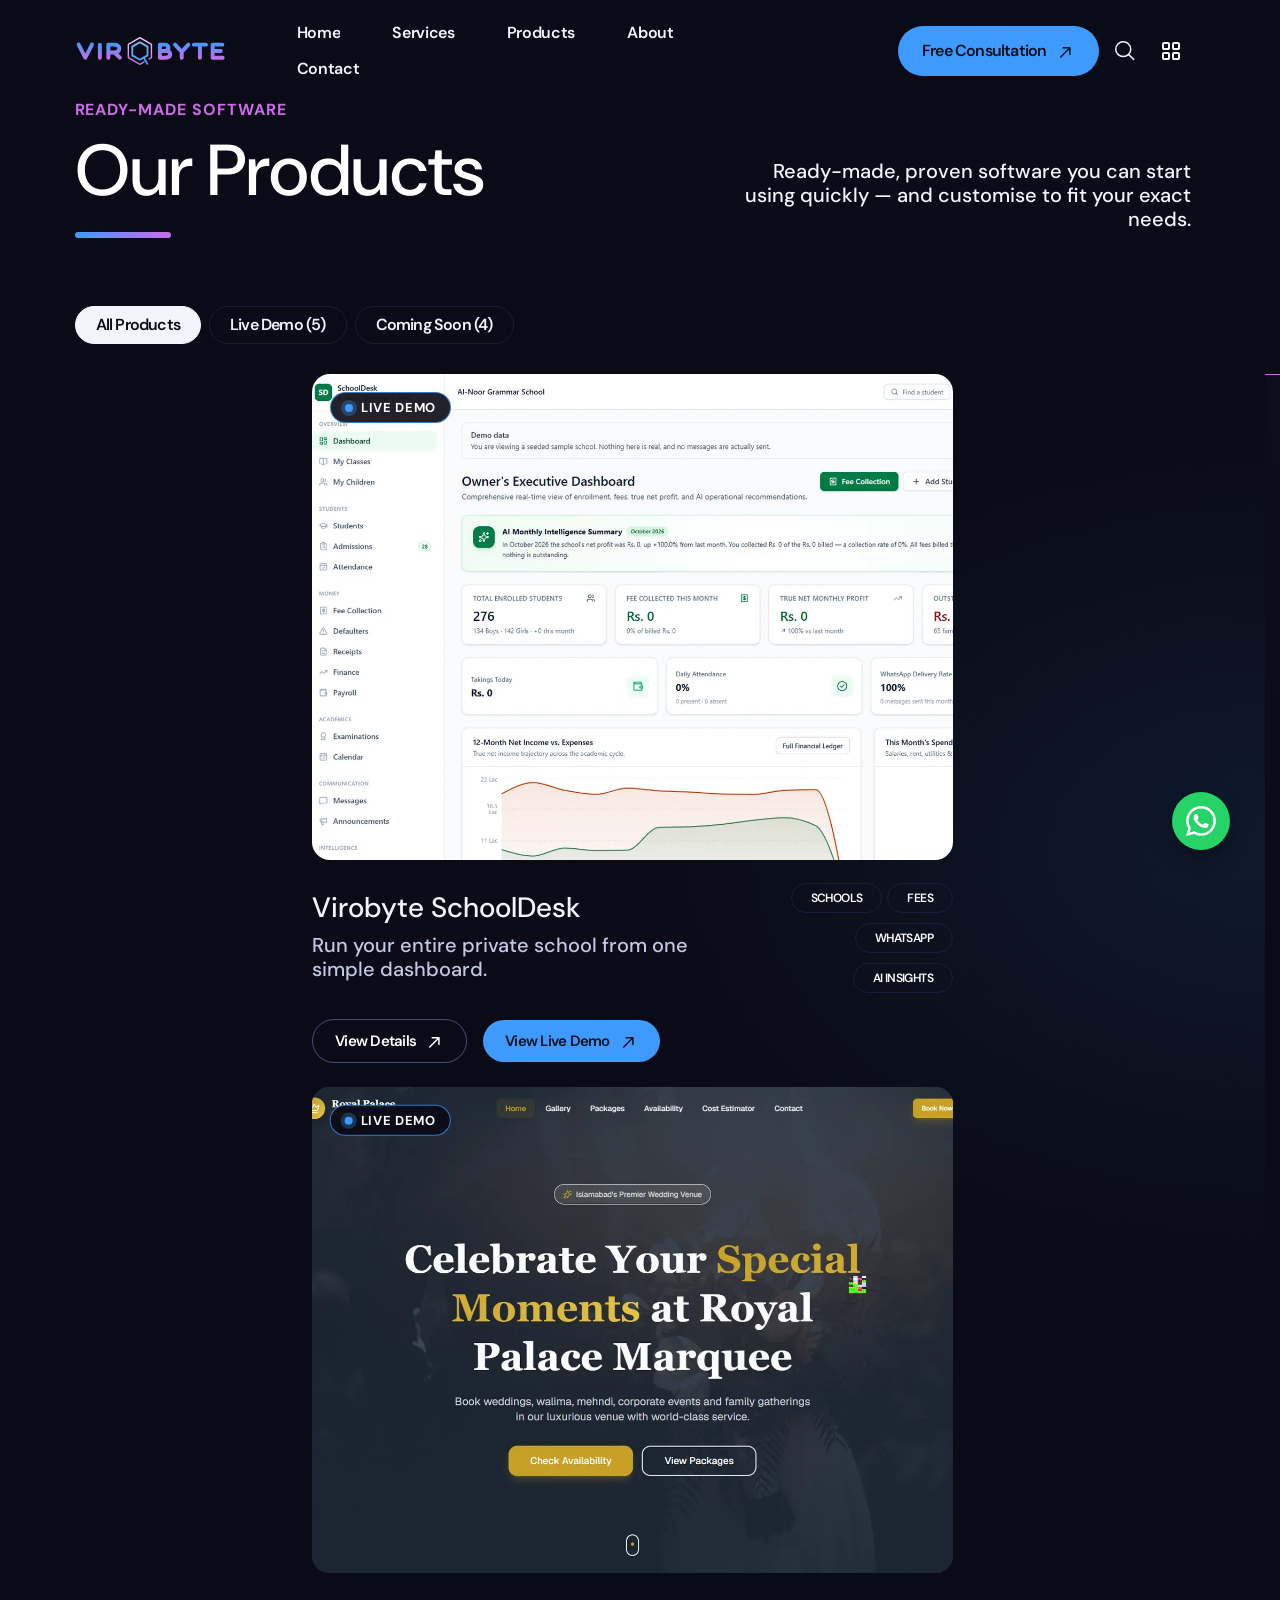
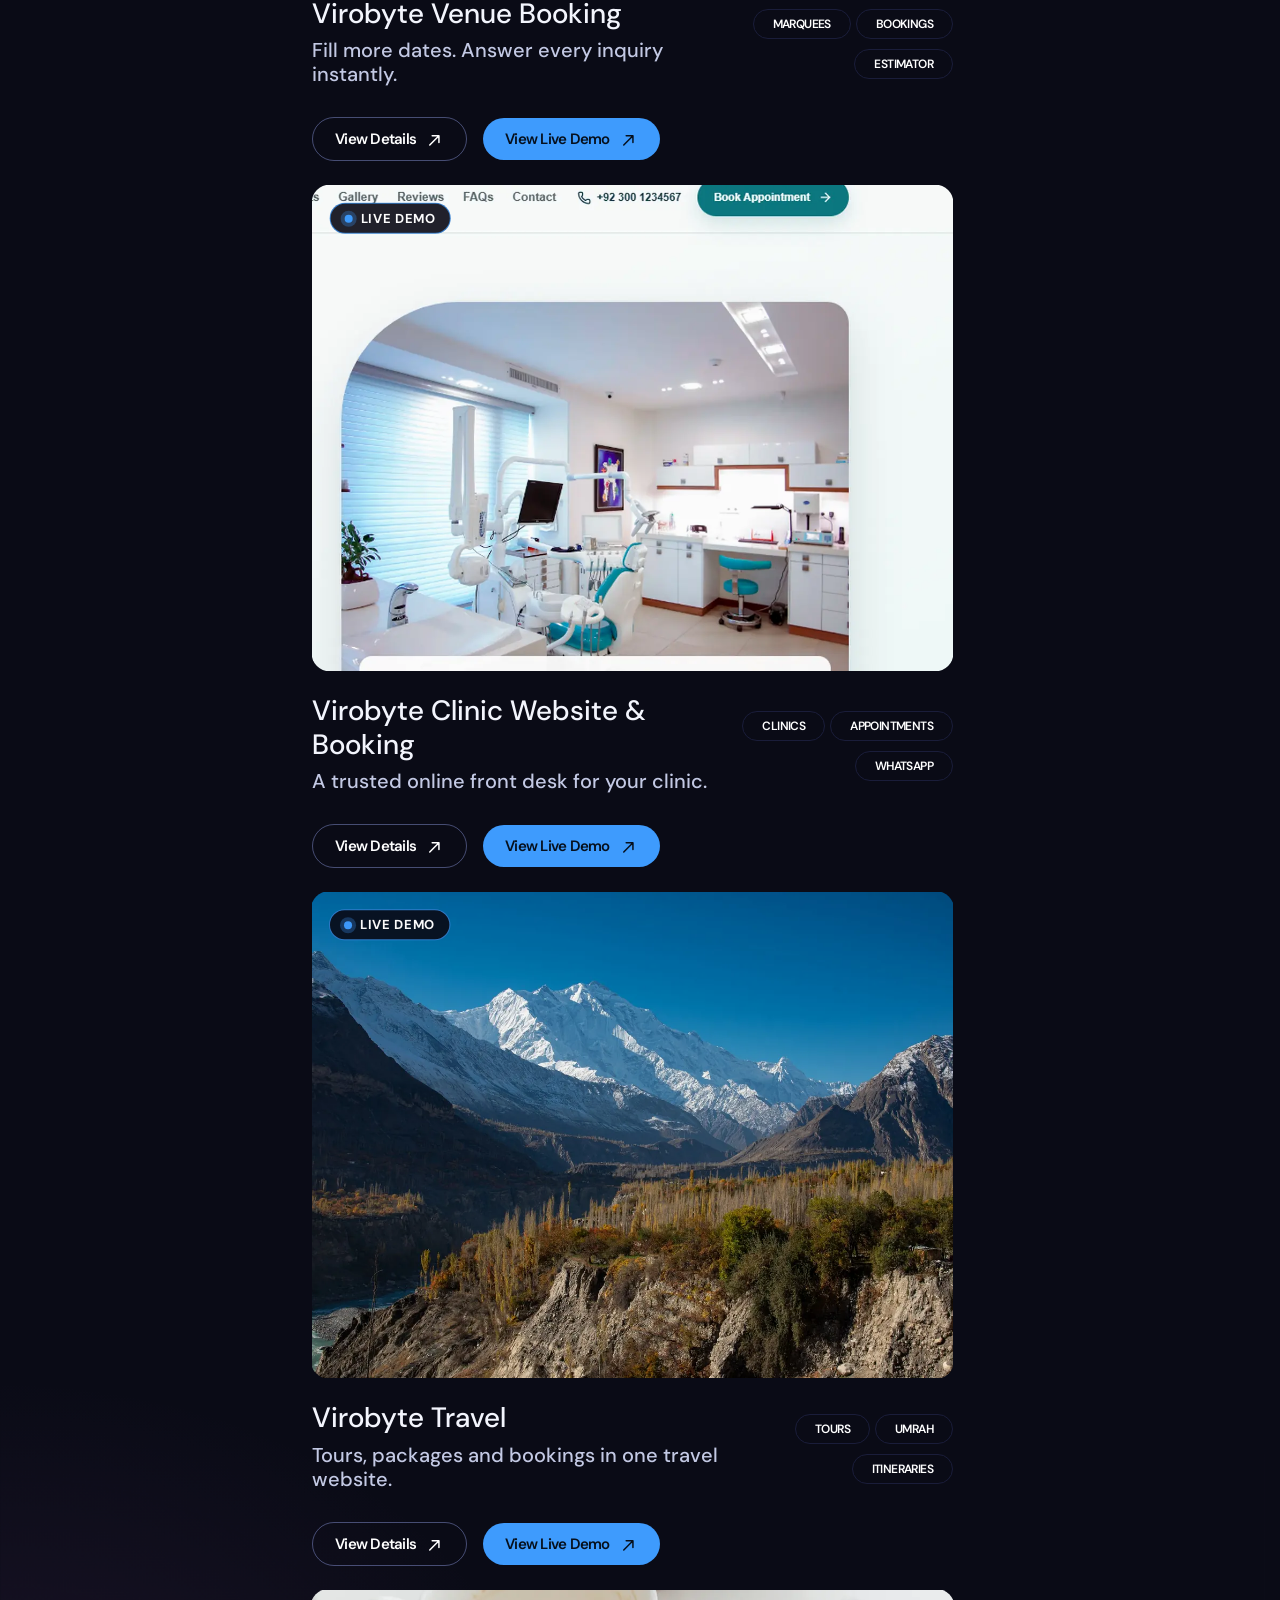
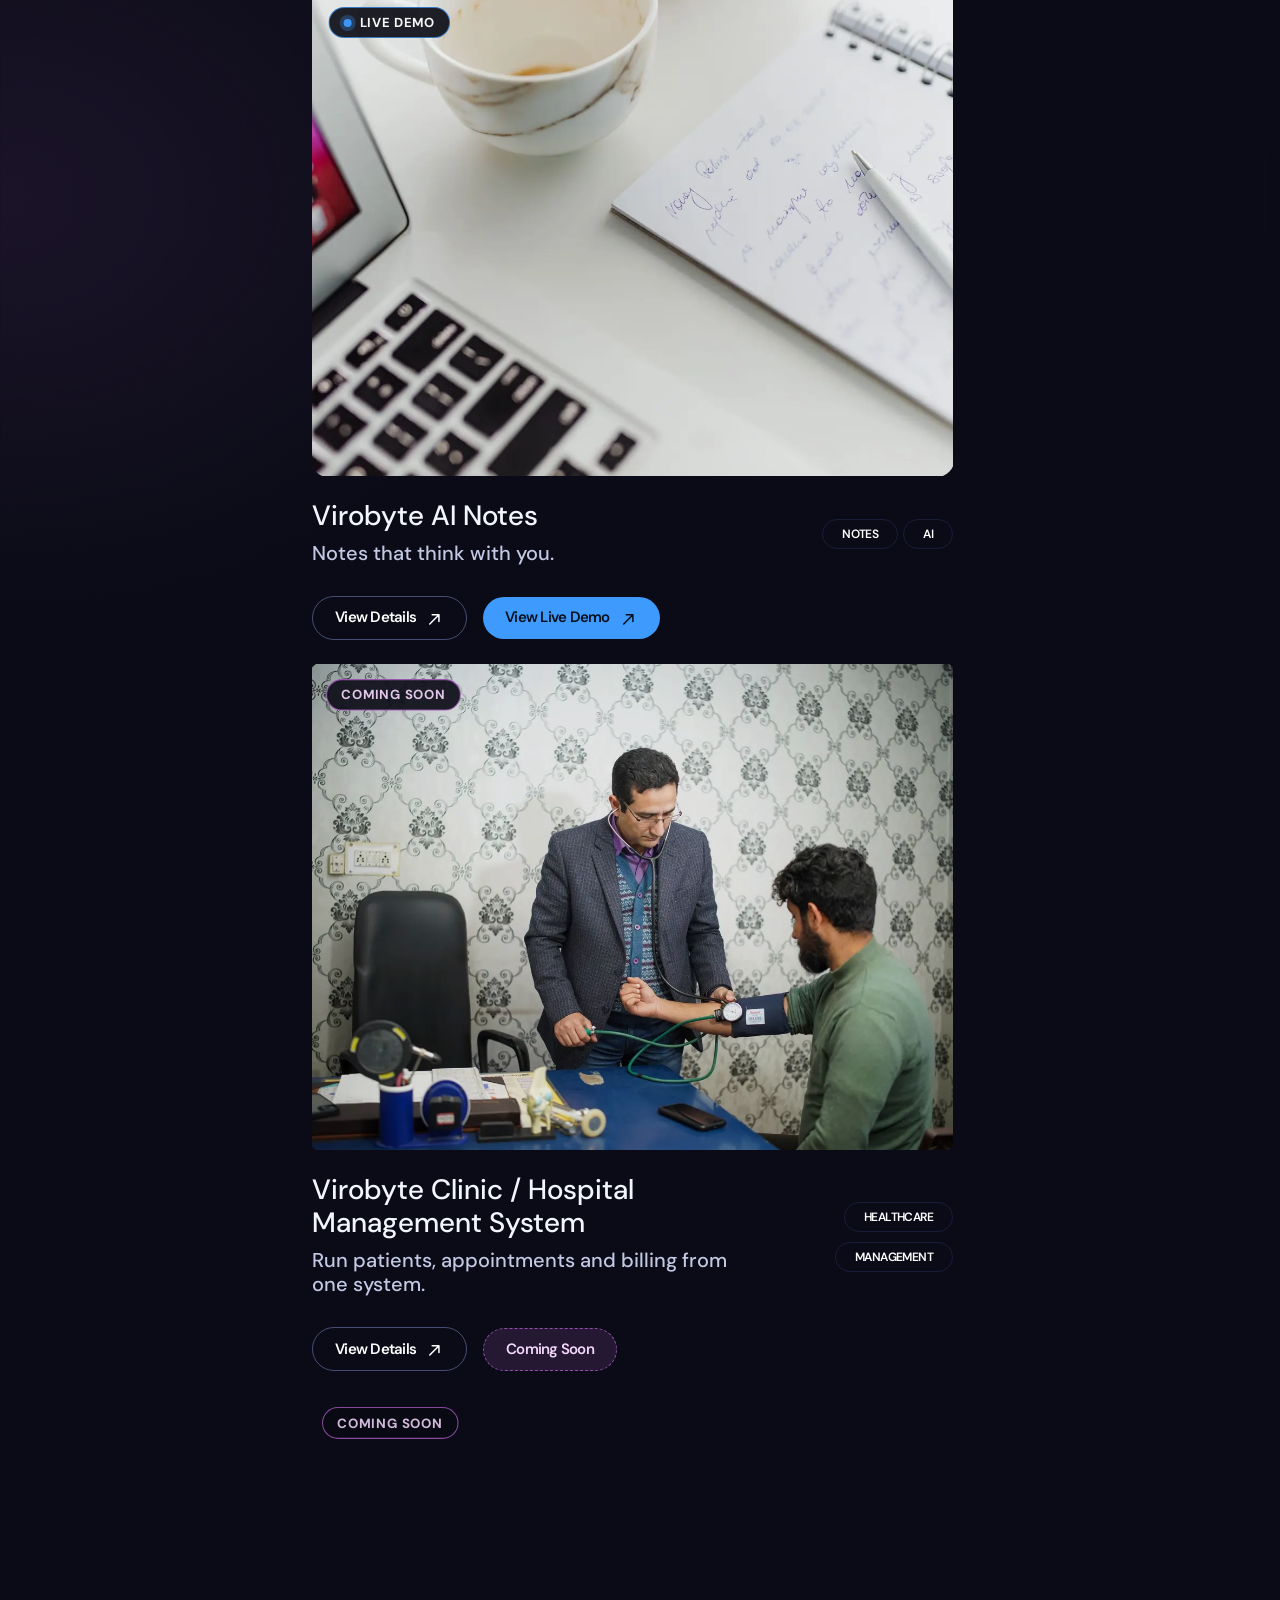
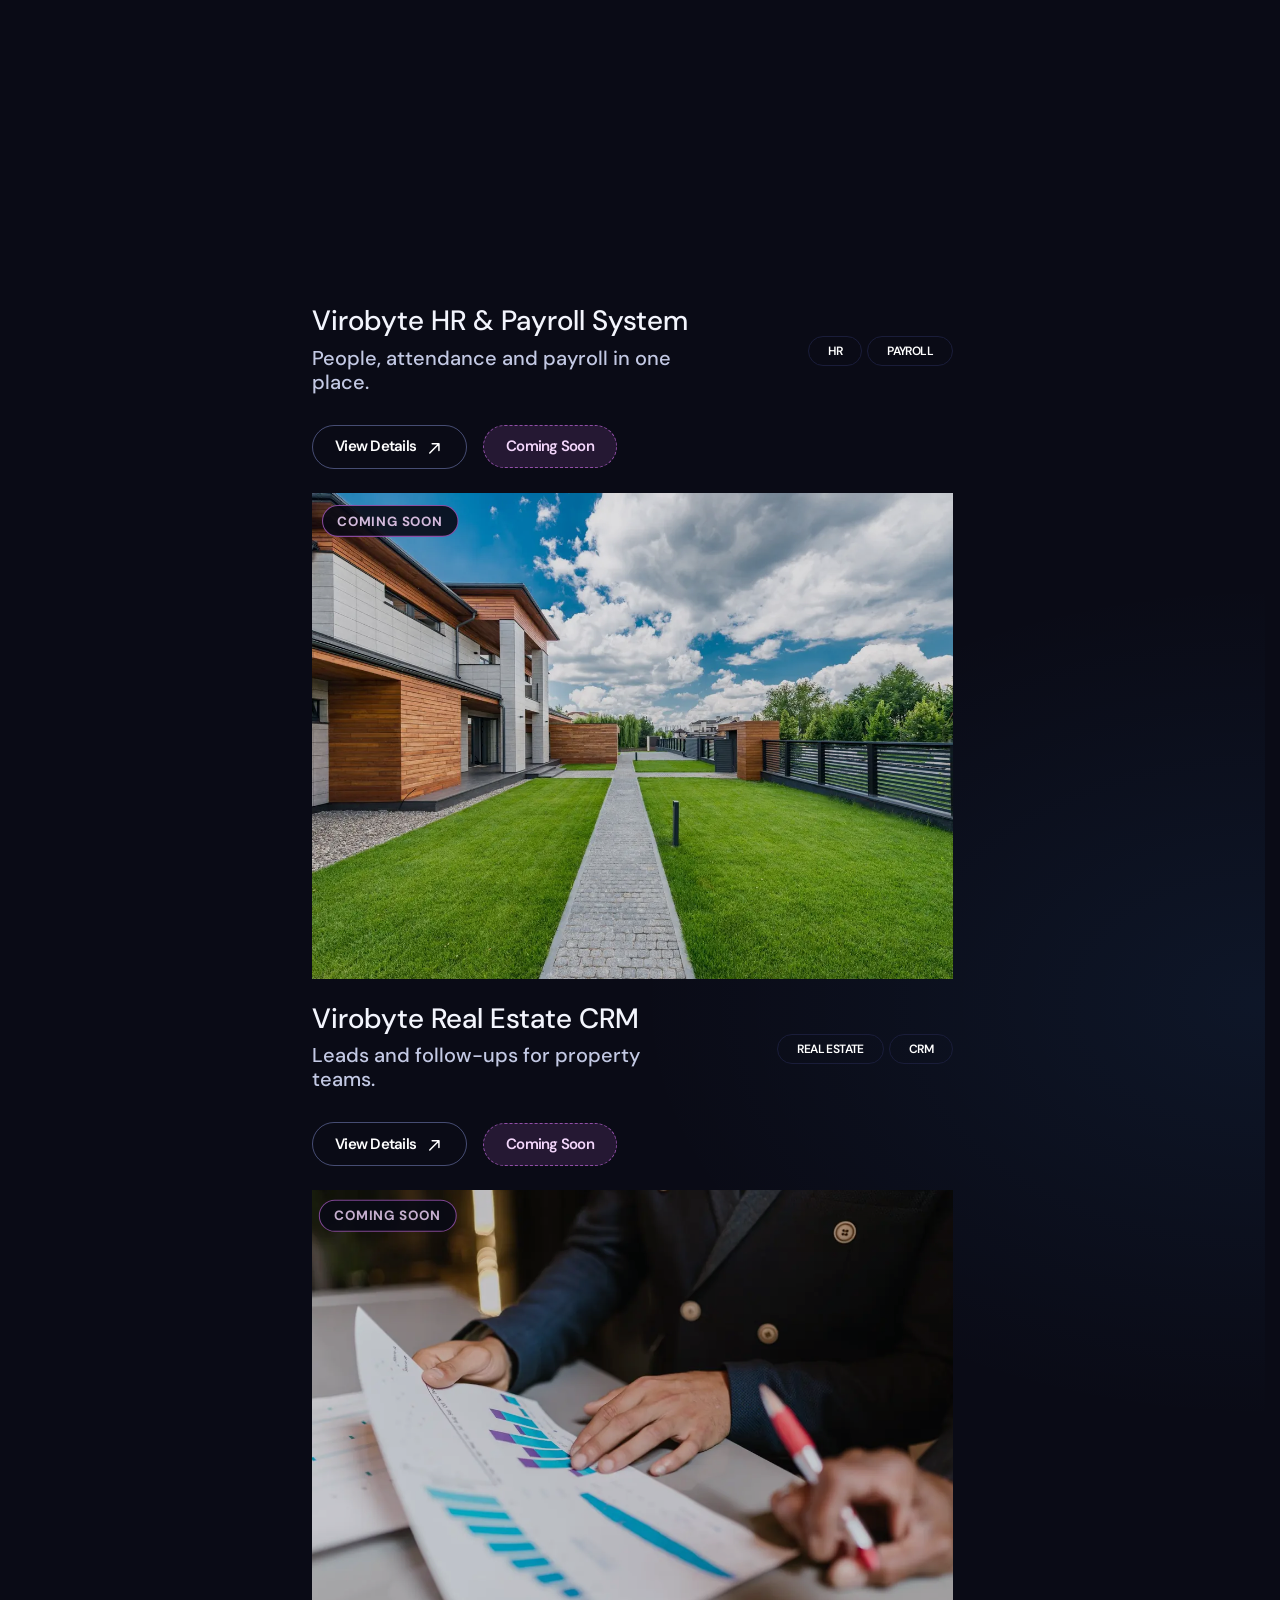
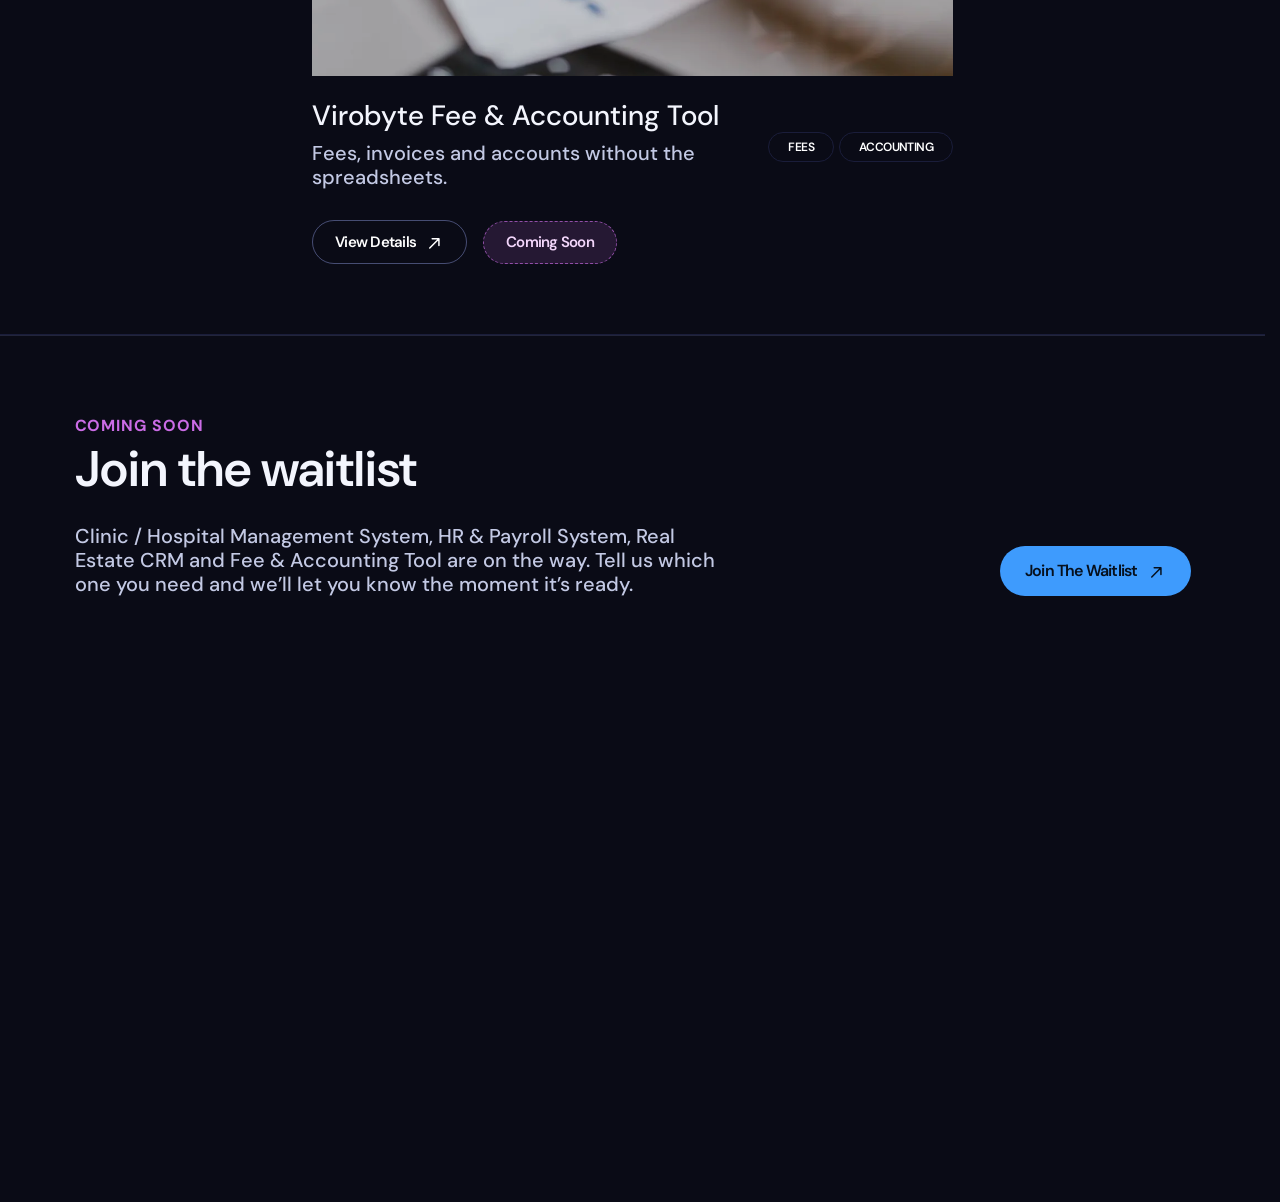
<file: products.html>
<!doctype html>
<html lang="en" data-bs-theme="dark" class="vb-loading">

<head>
    <!-- prettier-ignore -->
    <meta charset="UTF-8">
    <meta name="viewport" content="width=device-width, initial-scale=1.0">
    <meta http-equiv="x-ua-compatible" content="ie=edge">
    <meta name="theme-color" content="#0f0f0f">
    <meta name="color-scheme" content="dark">
    <meta name="description" content="Ready-made, proven software from Virobyte: SchoolDesk, Venue Booking, Clinic Website &amp; Booking, Travel and AI Notes. Open a live demo or request one.">
    <title>Products | Virobyte — Ready-made software for your business</title>
    <!-- Favicon icon-->
    <link rel="shortcut icon" type="image/x-icon" href="assets/imgs/template/logo/virobyte-mark.svg">

    <link rel="preload" href="assets/fonts/dm-sans-latin.woff2" as="font" type="font/woff2" crossorigin>
    <link rel="preload" href="assets/imgs/template/logo/virobyte-mark.svg" as="image">
    <style>
        html{scrollbar-gutter:stable}
        html.vb-loading{overflow:hidden}
        #vb-preloader{position:fixed;inset:0;z-index:2147483000;display:flex;align-items:center;justify-content:center;background:#0a0b16;transition:opacity .6s ease,visibility .6s;animation:vbfail 0s linear 20s forwards}
        #vb-preloader.vb-pl-hide{opacity:0;visibility:hidden;pointer-events:none}
        .vb-pl-inner{display:flex;flex-direction:column;align-items:center;gap:28px;width:min(280px,70vw)}
        .vb-pl-inner img{width:96px;height:auto;animation:vbpl 1.6s ease-in-out infinite}
        .vb-pl-track{width:100%;height:4px;border-radius:4px;background:rgba(160,175,255,.18);overflow:hidden}
        #vb-pl-bar{display:block;height:100%;transform-origin:left;transform:scaleX(.04);background:linear-gradient(90deg,#3e9bfd,#cb6ce6);transition:transform .35s ease}
        @keyframes vbpl{0%,100%{opacity:.7;transform:scale(.96)}50%{opacity:1;transform:scale(1.04)}}
        @keyframes vbfail{to{opacity:0;visibility:hidden;pointer-events:none}}
        @media (prefers-reduced-motion:reduce){.vb-pl-inner img{animation:none}}
    </style>
    <!-- Libs CSS -->
    <link rel="stylesheet" href="assets/css/vendors/carouselTicker.css?v=5d57fa2409">
    <link rel="stylesheet" href="assets/css/vendors/bootstrap.min.css?v=d5a3c524ac">
    <link rel="stylesheet" href="assets/css/vendors/swiper-bundle.min.css?v=3a146c9531">
    <link rel="stylesheet" href="assets/css/vendors/nice-select.css?v=737fc6f583">
    <link rel="stylesheet" href="assets/css/vendors/font-awesome-pro.css?v=0e5b5107dd">
    <link rel="stylesheet" href="assets/css/vendors/magnific-popup.css?v=c03fe8704d">
    <link rel="stylesheet" href="assets/css/vendors/odometer.css?v=8253458e03">
    <link rel="stylesheet" href="assets/css/vendors/spacing.css?v=6e963cc92d">

    <!-- Main CSS -->
    <link rel="stylesheet" href="assets/css/main.css?v=6d40596a18">
</head>

<body class="at-magic-cursor">
    <div id="vb-preloader" role="status" aria-label="Loading Virobyte">
        <div class="vb-pl-inner">
            <img decoding="async" width="100" height="112" src="assets/imgs/template/logo/virobyte-mark.svg" alt="">
            <div class="vb-pl-track"><span id="vb-pl-bar"></span></div>
        </div>
    </div>
    <!-- prettier-ignore -->

    <!--search-form-start -->
    <div class="at-search-body-overlay"></div>
    <div class="at-search-form-toggle">
        <div class="container">
            <div class="row mb-60">
                <div class="col-lg-12">
                    <div class="at-search-top d-flex justify-content-between align-items-center">
                        <div class="at-header-logo at-search-logo">
                            <a href="index.html">
                                <img width="498" height="112" decoding="async" class="vb-logo" src="assets/imgs/template/logo/virobyte-logo.svg" alt="Virobyte">
                            </a>
                        </div>
                        <button class="at-search-close">
                            <i class="fa-light fa-xmark"></i>
                        </button>
                    </div>
                </div>
            </div>
            <div class="row justify-content-center">
                <div class="col-lg-12">
                    <div class="at-search-form">
                        <form action="#">
                            <div class="at-search-form-input">
                                <input type="text" placeholder="Find what you need…" required>
                                <span class="at-search-focus-border"></span>
                                <button class="at-search-form-btn at-btn" type="submit">
                                    <span>
                                        <span class="text-1">Search</span>
                                        <span class="text-2">Search</span>
                                    </span>
                                    <i class="icon-arrow-right">
                                        <svg xmlns="http://www.w3.org/2000/svg" width="14" height="12" viewBox="0 0 14 12" fill="none">
                                            <path d="M8.33333 1L13 5.66667M13 5.66667L8.33333 10.3333M13 5.66667H1" stroke="currentColor" stroke-width="2" stroke-linecap="round" stroke-linejoin="round" />
                                        </svg>
                                        <svg xmlns="http://www.w3.org/2000/svg" width="14" height="12" viewBox="0 0 14 12" fill="none">
                                            <path d="M8.33333 1L13 5.66667M13 5.66667L8.33333 10.3333M13 5.66667H1" stroke="currentColor" stroke-width="2" stroke-linecap="round" stroke-linejoin="round" />
                                        </svg>
                                    </i>
                                </button>
                            </div>
                        </form>
                    </div>
                </div>
                <div class="col-12">
                    <div class="at-categories">
                        <h3 class="at-categories-title">Popular searches</h3>
                        <ul class="at-categories-list">
                            <li><a href="#" class="at-categories-item">Web Development</a></li>
                            <li><a href="#" class="at-categories-item">Mobile Apps</a></li>
                            <li><a href="#" class="at-categories-item">AI Solutions</a></li>
                            <li><a href="#" class="at-categories-item">WhatsApp Automation</a></li>
                            <li><a href="#" class="at-categories-item">Business Automation</a></li>
                            <li><a href="#" class="at-categories-item">ERP & CRM</a></li>
                            <li><a href="#" class="at-categories-item">UI / UX Design</a></li>
                            <li><a href="#" class="at-categories-item">School Manager</a></li>
                            <li><a href="#" class="at-categories-item">POS & Inventory</a></li>
                            <li><a href="#" class="at-categories-item">Data Analytics</a></li>
                            <li><a href="#" class="at-categories-item">Maintenance & Support</a></li>
                            <li><a href="#" class="at-categories-item">Free Consultation</a></li>
                        </ul>
                    </div>
                </div>
            </div>
        </div>
    </div>
    <!-- search-form-end -->
    <header>

        <!-- header 2 area start -->
        <div class="at-header-area at-header-spacing header-transparent">
            <div class="container">
                <div class="row align-items-center">
                    <div class="col-xl-2 col-6">
                        <div class="at-header-logo">
                            <a href="index.html">
                                <img width="498" height="112" decoding="async" class="vb-logo" src="assets/imgs/template/logo/virobyte-logo.svg" alt="Virobyte">
                            </a>
                        </div>
                    </div>
                    <div class="col-xl-6 mx-auto d-none d-xl-flex justify-content-center">
                        <div class="at-main-menu d-inline-flex justify-content-center">
                            <nav class="at-mobile-menu-active">
                                <ul>
                                    <li><a href="index.html">Home</a></li>
                                    <li><a href="index.html#services">Services</a></li>
                                    <li><a href="products.html">Products</a></li>
                                    <li><a href="about.html">About</a></li>
                                    <li><a href="contact.html">Contact</a></li>
                                </ul>
                            </nav>
                        </div>
                    </div>
                    <div class="col-xl-4 col-6">
                        <div class="at-header-right gap-3 d-flex justify-content-end align-items-center">
                            <a class="at-btn px-4 d-none d-xl-inline-flex" href="contact.html">
                                <span>
                                    <span class="text-1 text-capitalize">Free Consultation</span>
                                    <span class="text-2 text-capitalize">Free Consultation</span>
                                </span>
                                <i>
                                    <svg width="11" height="11" viewBox="0 0 11 11" fill="none" xmlns="http://www.w3.org/2000/svg">
                                                <path d="M0.21967 9.40717C-0.0732232 9.70006 -0.0732232 10.1749 0.21967 10.4678C0.512563 10.7607 0.987437 10.7607 1.28033 10.4678L0.21967 9.40717ZM10.6875 0.75C10.6875 0.335786 10.3517 2.97145e-09 9.9375 1.50485e-07L3.1875 -2.70983e-07C2.77329 -2.70983e-07 2.4375 0.335786 2.4375 0.75C2.4375 1.16421 2.77329 1.5 3.1875 1.5H9.1875V7.5C9.1875 7.91421 9.52329 8.25 9.9375 8.25C10.3517 8.25 10.6875 7.91421 10.6875 7.5L10.6875 0.75ZM0.75 9.9375L1.28033 10.4678L10.4678 1.28033L9.9375 0.75L9.40717 0.21967L0.21967 9.40717L0.75 9.9375Z" fill="currentColor" />
                                            </svg>
                                    <svg width="11" height="11" viewBox="0 0 11 11" fill="none" xmlns="http://www.w3.org/2000/svg">
                                                <path d="M0.21967 9.40717C-0.0732232 9.70006 -0.0732232 10.1749 0.21967 10.4678C0.512563 10.7607 0.987437 10.7607 1.28033 10.4678L0.21967 9.40717ZM10.6875 0.75C10.6875 0.335786 10.3517 2.97145e-09 9.9375 1.50485e-07L3.1875 -2.70983e-07C2.77329 -2.70983e-07 2.4375 0.335786 2.4375 0.75C2.4375 1.16421 2.77329 1.5 3.1875 1.5H9.1875V7.5C9.1875 7.91421 9.52329 8.25 9.9375 8.25C10.3517 8.25 10.6875 7.91421 10.6875 7.5L10.6875 0.75ZM0.75 9.9375L1.28033 10.4678L10.4678 1.28033L9.9375 0.75L9.40717 0.21967L0.21967 9.40717L0.75 9.9375Z" fill="currentColor" />
                                            </svg>
                                </i>
                            </a>
                            <button class="at-header-search-btn at-search-click">
                                <svg width="20" height="20" viewBox="0 0 20 20" fill="none" xmlns="http://www.w3.org/2000/svg">
                                    <path d="M18.7508 18.5233L13.5538 13.392M13.5538 13.392C14.9604 12.0032 15.7506 10.1196 15.7506 8.15551C15.7506 6.19144 14.9604 4.30782 13.5538 2.91902C12.1472 1.53022 10.2395 0.75 8.25028 0.75C6.26108 0.75 4.35336 1.53022 2.94678 2.91902C1.54021 4.30782 0.75 6.19144 0.75 8.15551C0.75 10.1196 1.54021 12.0032 2.94678 13.392C4.35336 14.7808 6.26108 15.561 8.25028 15.561C10.2395 15.561 12.1472 14.7808 13.5538 13.392Z" stroke="currentColor" stroke-width="1.5" stroke-linecap="round" stroke-linejoin="round" />
                                </svg>
                            </button>
                            <button class="at-menu-bar at-header-sidebar-btn">
                                <svg xmlns="http://www.w3.org/2000/svg" width="18" height="18" viewBox="0 0 18 18" fill="none">
                                    <path d="M1 2C1 1.73478 1.10536 1.48043 1.29289 1.29289C1.48043 1.10536 1.73478 1 2 1H6C6.26522 1 6.51957 1.10536 6.70711 1.29289C6.89464 1.48043 7 1.73478 7 2V6C7 6.26522 6.89464 6.51957 6.70711 6.70711C6.51957 6.89464 6.26522 7 6 7H2C1.73478 7 1.48043 6.89464 1.29289 6.70711C1.10536 6.51957 1 6.26522 1 6V2ZM11 2C11 1.73478 11.1054 1.48043 11.2929 1.29289C11.4804 1.10536 11.7348 1 12 1H16C16.2652 1 16.5196 1.10536 16.7071 1.29289C16.8946 1.48043 17 1.73478 17 2V6C17 6.26522 16.8946 6.51957 16.7071 6.70711C16.5196 6.89464 16.2652 7 16 7H12C11.7348 7 11.4804 6.89464 11.2929 6.70711C11.1054 6.51957 11 6.26522 11 6V2ZM1 12C1 11.7348 1.10536 11.4804 1.29289 11.2929C1.48043 11.1054 1.73478 11 2 11H6C6.26522 11 6.51957 11.1054 6.70711 11.2929C6.89464 11.4804 7 11.7348 7 12V16C7 16.2652 6.89464 16.5196 6.70711 16.7071C6.51957 16.8946 6.26522 17 6 17H2C1.73478 17 1.48043 16.8946 1.29289 16.7071C1.10536 16.5196 1 16.2652 1 16V12ZM11 12C11 11.7348 11.1054 11.4804 11.2929 11.2929C11.4804 11.1054 11.7348 11 12 11H16C16.2652 11 16.5196 11.1054 16.7071 11.2929C16.8946 11.4804 17 11.7348 17 12V16C17 16.2652 16.8946 16.5196 16.7071 16.7071C16.5196 16.8946 16.2652 17 16 17H12C11.7348 17 11.4804 16.8946 11.2929 16.7071C11.1054 16.5196 11 16.2652 11 16V12Z" stroke="currentColor" stroke-width="2" stroke-linecap="round" stroke-linejoin="round" />
                                </svg>
                            </button>
                        </div>
                    </div>
                </div>
            </div>
        </div>
        <!-- header area end -->

        <!-- sticky-menu-area -->
        <button id="header-sticky" class="at-menu-bar hamburger-sticky-menu" aria-label="Open menu">
            <span>MENU</span>
            <span class="icon">

                <svg xmlns="http://www.w3.org/2000/svg" width="24" height="24" viewBox="0 0 24 24" fill="none">
                    <path d="M4 5C4 4.73478 4.10536 4.48043 4.29289 4.29289C4.48043 4.10536 4.73478 4 5 4H9C9.26522 4 9.51957 4.10536 9.70711 4.29289C9.89464 4.48043 10 4.73478 10 5V9C10 9.26522 9.89464 9.51957 9.70711 9.70711C9.51957 9.89464 9.26522 10 9 10H5C4.73478 10 4.48043 9.89464 4.29289 9.70711C4.10536 9.51957 4 9.26522 4 9V5ZM14 5C14 4.73478 14.1054 4.48043 14.2929 4.29289C14.4804 4.10536 14.7348 4 15 4H19C19.2652 4 19.5196 4.10536 19.7071 4.29289C19.8946 4.48043 20 4.73478 20 5V9C20 9.26522 19.8946 9.51957 19.7071 9.70711C19.5196 9.89464 19.2652 10 19 10H15C14.7348 10 14.4804 9.89464 14.2929 9.70711C14.1054 9.51957 14 9.26522 14 9V5ZM4 15C4 14.7348 4.10536 14.4804 4.29289 14.2929C4.48043 14.1054 4.73478 14 5 14H9C9.26522 14 9.51957 14.1054 9.70711 14.2929C9.89464 14.4804 10 14.7348 10 15V19C10 19.2652 9.89464 19.5196 9.70711 19.7071C9.51957 19.8946 9.26522 20 9 20H5C4.73478 20 4.48043 19.8946 4.29289 19.7071C4.10536 19.5196 4 19.2652 4 19V15ZM14 15C14 14.7348 14.1054 14.4804 14.2929 14.2929C14.4804 14.1054 14.7348 14 15 14H19C19.2652 14 19.5196 14.1054 19.7071 14.2929C19.8946 14.4804 20 14.7348 20 15V19C20 19.2652 19.8946 19.5196 19.7071 19.7071C19.5196 19.8946 19.2652 20 19 20H15C14.7348 20 14.4804 19.8946 14.2929 19.7071C14.1054 19.5196 14 19.2652 14 19V15Z" stroke="currentColor" stroke-width="2" stroke-linecap="round" stroke-linejoin="round" />
                </svg>
            </span>
        </button>
        <!-- sticky-menu-end -->

    </header>
    <!-- at-offcanvus-area-start -->
    <div class="at-offcanvas-area">
        <div class="at-offcanvas">
            <div class="at-offcanvas-top d-flex align-items-center justify-content-between">
                <div class="at-offcanvas-logo">
                    <a href="index.html">
                        <img width="498" height="112" decoding="async" class="vb-logo" src="assets/imgs/template/logo/virobyte-logo.svg" alt="Virobyte">
                    </a>
                </div>
                <div class="at-offcanvas-close-btn">
                    <button class="close-btn">
                        <svg width="37" height="38" viewBox="0 0 37 38" fill="none" xmlns="http://www.w3.org/2000/svg">
                            <path d="M9.19141 9.80762L27.5762 28.1924" stroke="currentColor" stroke-width="1.5" stroke-linecap="round" stroke-linejoin="round" />
                            <path d="M9.19141 28.1924L27.5762 9.80761" stroke="currentColor" stroke-width="1.5" stroke-linecap="round" stroke-linejoin="round" />
                        </svg>
                    </button>
                </div>
            </div>
            <div class="at-offcanvas-content d-none d-xl-block">
                <h3 class="at-offcanvas-title">Hello!</h3>
                <p class="fz-font-lg">Smart software. Real results. We build web apps, mobile apps, WhatsApp automation and AI agents that help your business grow.</p>
            </div>
            <div class="at-offcanvas-menu pb-50">
                <nav></nav>
            </div>
            <div class="at-offcanvas-gallery d-none d-xl-block">
                <div class="sec-2-home-5__avatars-row d-flex gap-2">
                    <div class="sec-2-home-5__avatar-sm at-offcanvas-gallery-img">
                        <img width="300" height="300" decoding="async" class="img-cover" src="assets/imgs/vb/why-1.webp" alt="Virobyte">
                    </div>
                    <div class="sec-2-home-5__avatar-sm at-offcanvas-gallery-img">
                        <img width="300" height="300" decoding="async" class="img-cover" src="assets/imgs/vb/why-2.webp" alt="Virobyte">
                    </div>
                    <div class="sec-2-home-5__avatar-sm at-offcanvas-gallery-img">
                        <img width="300" height="300" decoding="async" class="img-cover" src="assets/imgs/vb/why-3.webp" alt="Virobyte">
                    </div>
                    <div class="sec-2-home-5__avatar-sm at-offcanvas-gallery-img">
                        <img width="300" height="300" decoding="async" class="img-cover" src="assets/imgs/vb/why-4.webp" alt="Virobyte">
                    </div>
                    <div class="sec-2-home-5__avatar-sm at-offcanvas-gallery-img">
                        <img width="300" height="300" decoding="async" class="img-cover" src="assets/imgs/vb/why-5.webp" alt="Virobyte">
                    </div>
                </div>
            </div>
            <div class="at-offcanvas-contact">
                <h4 class="h5 at-offcanvas-title sm">Get in touch</h4>
                <ul>
                    
                    <li><a class="fz-font-lg" href="mailto:virobyte.ai@gmail.com">virobyte.ai@gmail.com</a></li>
                    <li>
                        <a class="fz-font-lg" href="#">
                            Islamabad, Pakistan
                        </a>
                    </li>
                </ul>
            </div>
            <div class="at-offcanvas-social">
                <h3 class="at-offcanvas-title sm">Follow Us</h3>
                <ul class="at-offcanvas-social__grid">
                    <li>
                        <a href="#" class="at-offcanvas-social__link" aria-label="GitHub">
                            <svg xmlns="http://www.w3.org/2000/svg" width="18" height="18" viewBox="0 0 24 24" fill="none" aria-hidden="true">
                                <path d="M12 .297c-6.63 0-12 5.373-12 12 0 5.303 3.438 9.8 8.205 11.385.6.113.82-.258.82-.577 0-.285-.01-1.04-.015-2.04-3.338.724-4.042-1.61-4.042-1.61C4.422 18.07 3.633 17.7 3.633 17.7c-1.087-.744.084-.729.084-.729 1.205.084 1.838 1.236 1.838 1.236 1.07 1.835 2.809 1.305 3.495.998.108-.776.417-1.305.76-1.605-2.665-.3-5.466-1.332-5.466-5.93 0-1.31.465-2.38 1.235-3.22-.135-.303-.54-1.523.105-3.176 0 0 1.005-.322 3.3 1.23.96-.267 1.98-.399 3-.405 1.02.006 2.04.138 3 .405 2.28-1.552 3.285-1.23 3.285-1.23.645 1.653.24 2.873.12 3.176.765.84 1.23 1.91 1.23 3.22 0 4.61-2.805 5.625-5.475 5.92.42.36.81 1.096.81 2.22 0 1.606-.015 2.896-.015 3.286 0 .315.21.69.825.57C20.565 22.092 24 17.592 24 12.297c0-6.627-5.373-12-12-12" fill="currentColor" />
                            </svg>
                            <span>GitHub</span>
                        </a>
                    </li>
                    <li>
                        <a href="https://www.facebook.com/share/1DpUVNxbm4/?mibextid=wwXIfr" target="_blank" rel="noopener noreferrer" class="at-offcanvas-social__link" aria-label="Facebook">
                            <svg xmlns="http://www.w3.org/2000/svg" width="18" height="18" viewBox="0 0 18 18" fill="none" aria-hidden="true">
                                <path d="M12.4024 18V11.0344H14.7347L15.0838 8.3265H12.4024V6.59765C12.4024 5.81364 12.62 5.27934 13.7443 5.27934L15.1783 5.27867V2.85676C14.9302 2.82382 14.0791 2.75006 13.0888 2.75006C11.0213 2.75006 9.606 4.01198 9.606 6.32952V8.3265H7.2677V11.0344H9.606V18H1C0.44772 18 0 17.5523 0 17V1C0 0.44772 0.44772 0 1 0H17C17.5523 0 18 0.44772 18 1V17C18 17.5523 17.5523 18 17 18H12.4024Z" fill="currentColor" />
                            </svg>
                            <span>Facebook</span>
                        </a>
                    </li>
                    <li>
                        <a href="https://www.linkedin.com/company/virobyte/" target="_blank" rel="noopener noreferrer" class="at-offcanvas-social__link" aria-label="LinkedIn">
                            <svg xmlns="http://www.w3.org/2000/svg" width="18" height="18" viewBox="0 0 18 18" fill="none" aria-hidden="true">
                                <path d="M15.3352 15.339H12.6697V11.1622C12.6697 10.1662 12.6495 8.8845 11.2807 8.8845C9.89102 8.8845 9.67872 9.9683 9.67872 11.0887V15.339H7.01322V6.75H9.57372V7.9207H9.60822C9.96602 7.2457 10.836 6.53325 12.1357 6.53325C14.8365 6.53325 15.336 8.3108 15.336 10.6245L15.3352 15.339ZM4.00275 5.57475C3.14475 5.57475 2.4555 4.88025 2.4555 4.026C2.4555 3.1725 3.1455 2.47875 4.00275 2.47875C4.85775 2.47875 5.55075 3.1725 5.55075 4.026C5.55075 4.88025 4.857 5.57475 4.00275 5.57475ZM5.33925 15.339H2.66625V6.75H5.33925V15.339ZM16.6687 0H1.32825C0.594 0 0 0.5805 0 1.29675V16.7033C0 17.4202 0.594 18 1.32825 18H16.6665C17.4 18 18 17.4202 18 16.7033V1.29675C18 0.5805 17.4 0 16.6665 0H16.6687Z" fill="currentColor" />
                            </svg>
                            <span>Linkedin</span>
                        </a>
                    </li>
                    <li>
                        <a href="https://www.instagram.com/viro.byte/" target="_blank" rel="noopener noreferrer" class="at-offcanvas-social__link" aria-label="Instagram">
                            <svg xmlns="http://www.w3.org/2000/svg" width="18" height="18" viewBox="0 0 18 18" fill="none" aria-hidden="true">
                                <path d="M9.92475 0C10.9376 0.00167406 11.4509 0.00703828 11.8945 0.0202418L12.0692 0.025948C12.2709 0.0331213 12.47 0.0421215 12.7101 0.0533719C13.6678 0.0976265 14.3211 0.249129 14.8949 0.471887C15.4881 0.700648 15.9892 1.00966 16.4894 1.50993C16.9889 2.0102 17.298 2.51271 17.5275 3.10448C17.7494 3.67751 17.901 4.33153 17.946 5.28931C17.9567 5.52933 17.9653 5.72841 17.9725 5.93024L17.9781 6.10492C17.9913 6.5484 17.9973 7.06177 17.9992 8.07471L17.9999 8.74577C18 8.82777 18 8.91237 18 8.99967L17.9999 9.25357L17.9994 9.92472C17.9977 10.9376 17.9923 11.451 17.9791 11.8944L17.9734 12.0691C17.9662 12.271 17.9572 12.4701 17.946 12.7101C17.9017 13.6679 17.7494 14.3211 17.5275 14.8949C17.2987 15.4882 16.9889 15.9892 16.4894 16.4895C15.9892 16.989 15.4859 17.298 14.8949 17.5275C14.3211 17.7495 13.6678 17.901 12.7101 17.946C12.47 17.9567 12.2709 17.9654 12.0692 17.9725L11.8945 17.9781C11.4509 17.9914 10.9376 17.9973 9.92475 17.9993L9.25359 18C9.1716 18 9.087 18 8.99969 18H8.7458L8.07464 17.9994C7.06175 17.9977 6.54839 17.9924 6.1049 17.9791L5.93022 17.9734C5.72839 17.9662 5.5293 17.9572 5.2893 17.946C4.33151 17.9018 3.67899 17.7495 3.10448 17.5275C2.51195 17.2988 2.01018 16.989 1.50992 16.4895C1.00965 15.9892 0.701394 15.4859 0.471886 14.8949C0.249129 14.3211 0.0983735 13.6679 0.053372 12.7101C0.0426796 12.4701 0.0339582 12.271 0.026893 12.0691L0.0212318 11.8944C0.00806435 11.451 0.00206123 10.9376 0.000117163 9.92472L0 8.07471C0.00167406 7.06177 0.00702925 6.5484 0.0202327 6.10492L0.0259479 5.93024C0.0331212 5.72841 0.0421216 5.52933 0.053372 5.28931C0.0976175 4.33078 0.249129 3.67825 0.471886 3.10448C0.700638 2.51196 1.00965 2.0102 1.50992 1.50993C2.01018 1.00966 2.51271 0.701396 3.10448 0.471887C3.67825 0.249129 4.33077 0.0983735 5.2893 0.0533719C5.5293 0.0426885 5.72839 0.0339673 5.93022 0.026902L6.1049 0.0212407C6.54839 0.00806417 7.06175 0.00206102 8.07464 0.000116949L9.92475 0ZM8.99969 4.49953C6.51298 4.49953 4.49952 6.51518 4.49952 8.99967C4.49952 11.4864 6.51517 13.4998 8.99969 13.4998C11.4864 13.4998 13.4998 11.4842 13.4998 8.99967C13.4998 6.513 11.4841 4.49953 8.99969 4.49953ZM8.99969 6.2996C10.491 6.2996 11.6998 7.50805 11.6998 8.99967C11.6998 10.4909 10.4913 11.6998 8.99969 11.6998C7.50843 11.6998 6.29958 10.4914 6.29958 8.99967C6.29958 7.50841 7.50798 6.2996 8.99969 6.2996ZM13.7249 3.14949C13.1045 3.14949 12.5998 3.65342 12.5998 4.27376C12.5998 4.89411 13.1037 5.39882 13.7249 5.39882C14.3452 5.39882 14.8499 4.89489 14.8499 4.27376C14.8499 3.65342 14.3443 3.14871 13.7249 3.14949Z" fill="currentColor" />
                            </svg>
                            <span>Instagram</span>
                        </a>
                    </li>
                </ul>
            </div>
        </div>
    </div>
    <div class="body-overlay"></div>
    <!-- at-offcanvus-area-end -->

    
    <div class="px-blur-bottom"></div>
    <!-- Begin magic cursor -->
    <div id="magic-cursor" class="cursor-black-bg">
        <div id="ball"></div>
    </div>
    <!-- End magic cursor -->
    <div id="smooth-wrapper">
        <div id="smooth-content" class="z-index-3">
            <main class="bg-neutral-0">
                <!-- Products -->
                <div class="sec-1-portfolio-1 overflow-hidden pt-150 pb-110 border-bottom-100">
                    <div class="container pb-60">
                        <div class="row align-items-end">
                            <div class="col-xxl-8 col-lg-7">
                                <span class="at-btn common-black bg-transparent mb-10 rounded-0 p-0">
                                    <span class="text-uppercase">
                                        <span class="text-1">Ready-made software</span>
                                        <span class="text-2">Ready-made software</span>
                                    </span>
                                </span>
                                <h1 class="fz-ds-1 fw-500">Our Products</h1>
                            </div>
                            <div class="col-xxl-3 col-lg-5 ms-lg-auto">
                                <p class="fz-font-lg neutral-900 text-lg-end">Ready-made, proven software you can start using quickly — and customise to fit your exact needs.</p>
                            </div>
                        </div>
                    </div>
                    <div class="container position-relative">
                        <div class="row align-items-center">
                            <div class="col-lg-8">
                                <div class="filter-portfolio d-flex flex-wrap align-items-center gap-2">
                                    <a href="#" class="at-btn filter-btn btn-sm active" data-filter="all">All products</a>
                                    <a href="#" class="at-btn filter-btn btn-sm" data-filter="demo">Live demo (5)</a>
                                    <a href="#" class="at-btn filter-btn btn-sm" data-filter="soon">Coming soon (4)</a>
                                </div>
                            </div>
                            <div class="col-12 pb-30"></div>
                        </div>
                        <h2 class="position-absolute p-0 m-0 overflow-hidden" style="width:1px;height:1px;clip:rect(0,0,0,0);white-space:nowrap;border:0;">Virobyte products</h2>
                        <div class="row g-4 justify-content-center">
<div class="mg-portfolio-item anim-zoomin-wrap col-xxl-6 col-lg-7" data-category="demo">
    <div class="mg-portfolio-thumb anim-zoomin not-hide-cursor p-relative">
        <a class="cursor-hide" href="product-schooldesk.html">
            <img width="1200" height="910" decoding="async" class="w-100" src="assets/imgs/vb/pc-schooldesk.webp" alt="Virobyte SchoolDesk" />
        </a>
        <span class="vb-status vb-status--demo"><i></i>Live demo</span>
    </div>
    <div class="mg-portfolio-content cs-portfolio-content d-flex align-items-center flex-wrap flex-md-nowrap justify-content-between">
        <div class="w-md-75">
            <h3 class="h5 cs-portfolio-title mr-20 at-ff-sequel-semi-bold">
                <a href="product-schooldesk.html" class="vb-card-title">Virobyte SchoolDesk</a>
            </h3>
            <p class="fz-font-lg neutral-500">Run your entire private school from one simple dashboard.</p>
        </div>
        <div class="cs-portfolio-tag">
            <ul class="d-flex justify-content-md-end flex-wrap text-nowrap"><li><a href="product-schooldesk.html">schools</a></li><li><a href="product-schooldesk.html">fees</a></li><li><a href="product-schooldesk.html">whatsapp</a></li><li><a href="product-schooldesk.html">ai insights</a></li></ul>
        </div>
    </div>
    <div class="vb-card-actions d-flex flex-wrap align-items-center gap-3 pt-3">
        <a class="at-btn vb-details-btn btn-sm" href="product-schooldesk.html"><span><span class="text-1 text-capitalize">View details</span><span class="text-2 text-capitalize">View details</span></span><i><svg width="11" height="11" viewBox="0 0 11 11" fill="none" xmlns="http://www.w3.org/2000/svg"><path d="M0.21967 9.40717C-0.0732232 9.70006 -0.0732232 10.1749 0.21967 10.4678C0.512563 10.7607 0.987437 10.7607 1.28033 10.4678L0.21967 9.40717ZM10.6875 0.75C10.6875 0.335786 10.3517 2.97145e-09 9.9375 1.50485e-07L3.1875 -2.70983e-07C2.77329 -2.70983e-07 2.4375 0.335786 2.4375 0.75C2.4375 1.16421 2.77329 1.5 3.1875 1.5H9.1875V7.5C9.1875 7.91421 9.52329 8.25 9.9375 8.25C10.3517 8.25 10.6875 7.91421 10.6875 7.5L10.6875 0.75ZM0.75 9.9375L1.28033 10.4678L10.4678 1.28033L9.9375 0.75L9.40717 0.21967L0.21967 9.40717L0.75 9.9375Z" fill="currentColor" /></svg><svg width="11" height="11" viewBox="0 0 11 11" fill="none" xmlns="http://www.w3.org/2000/svg"><path d="M0.21967 9.40717C-0.0732232 9.70006 -0.0732232 10.1749 0.21967 10.4678C0.512563 10.7607 0.987437 10.7607 1.28033 10.4678L0.21967 9.40717ZM10.6875 0.75C10.6875 0.335786 10.3517 2.97145e-09 9.9375 1.50485e-07L3.1875 -2.70983e-07C2.77329 -2.70983e-07 2.4375 0.335786 2.4375 0.75C2.4375 1.16421 2.77329 1.5 3.1875 1.5H9.1875V7.5C9.1875 7.91421 9.52329 8.25 9.9375 8.25C10.3517 8.25 10.6875 7.91421 10.6875 7.5L10.6875 0.75ZM0.75 9.9375L1.28033 10.4678L10.4678 1.28033L9.9375 0.75L9.40717 0.21967L0.21967 9.40717L0.75 9.9375Z" fill="currentColor" /></svg></i></a>
        <a class="at-btn vb-demo-btn btn-sm" href="https://school-desk-ok8e.vercel.app/" target="_blank" rel="noopener noreferrer"><span><span class="text-1 text-capitalize">View Live Demo</span><span class="text-2 text-capitalize">View Live Demo</span></span><i><svg width="11" height="11" viewBox="0 0 11 11" fill="none" xmlns="http://www.w3.org/2000/svg"><path d="M0.21967 9.40717C-0.0732232 9.70006 -0.0732232 10.1749 0.21967 10.4678C0.512563 10.7607 0.987437 10.7607 1.28033 10.4678L0.21967 9.40717ZM10.6875 0.75C10.6875 0.335786 10.3517 2.97145e-09 9.9375 1.50485e-07L3.1875 -2.70983e-07C2.77329 -2.70983e-07 2.4375 0.335786 2.4375 0.75C2.4375 1.16421 2.77329 1.5 3.1875 1.5H9.1875V7.5C9.1875 7.91421 9.52329 8.25 9.9375 8.25C10.3517 8.25 10.6875 7.91421 10.6875 7.5L10.6875 0.75ZM0.75 9.9375L1.28033 10.4678L10.4678 1.28033L9.9375 0.75L9.40717 0.21967L0.21967 9.40717L0.75 9.9375Z" fill="currentColor" /></svg><svg width="11" height="11" viewBox="0 0 11 11" fill="none" xmlns="http://www.w3.org/2000/svg"><path d="M0.21967 9.40717C-0.0732232 9.70006 -0.0732232 10.1749 0.21967 10.4678C0.512563 10.7607 0.987437 10.7607 1.28033 10.4678L0.21967 9.40717ZM10.6875 0.75C10.6875 0.335786 10.3517 2.97145e-09 9.9375 1.50485e-07L3.1875 -2.70983e-07C2.77329 -2.70983e-07 2.4375 0.335786 2.4375 0.75C2.4375 1.16421 2.77329 1.5 3.1875 1.5H9.1875V7.5C9.1875 7.91421 9.52329 8.25 9.9375 8.25C10.3517 8.25 10.6875 7.91421 10.6875 7.5L10.6875 0.75ZM0.75 9.9375L1.28033 10.4678L10.4678 1.28033L9.9375 0.75L9.40717 0.21967L0.21967 9.40717L0.75 9.9375Z" fill="currentColor" /></svg></i></a>
    </div>
</div>
<div class="mg-portfolio-item anim-zoomin-wrap col-xxl-6 col-lg-7" data-category="demo">
    <div class="mg-portfolio-thumb anim-zoomin not-hide-cursor p-relative">
        <a class="cursor-hide" href="product-venue-booking.html">
            <img width="1200" height="910" decoding="async" class="w-100" src="assets/imgs/vb/pc-venue-booking.webp" alt="Virobyte Venue Booking" />
        </a>
        <span class="vb-status vb-status--demo"><i></i>Live demo</span>
    </div>
    <div class="mg-portfolio-content cs-portfolio-content d-flex align-items-center flex-wrap flex-md-nowrap justify-content-between">
        <div class="w-md-75">
            <h3 class="h5 cs-portfolio-title mr-20 at-ff-sequel-semi-bold">
                <a href="product-venue-booking.html" class="vb-card-title">Virobyte Venue Booking</a>
            </h3>
            <p class="fz-font-lg neutral-500">Fill more dates. Answer every inquiry instantly.</p>
        </div>
        <div class="cs-portfolio-tag">
            <ul class="d-flex justify-content-md-end flex-wrap text-nowrap"><li><a href="product-venue-booking.html">marquees</a></li><li><a href="product-venue-booking.html">bookings</a></li><li><a href="product-venue-booking.html">estimator</a></li></ul>
        </div>
    </div>
    <div class="vb-card-actions d-flex flex-wrap align-items-center gap-3 pt-3">
        <a class="at-btn vb-details-btn btn-sm" href="product-venue-booking.html"><span><span class="text-1 text-capitalize">View details</span><span class="text-2 text-capitalize">View details</span></span><i><svg width="11" height="11" viewBox="0 0 11 11" fill="none" xmlns="http://www.w3.org/2000/svg"><path d="M0.21967 9.40717C-0.0732232 9.70006 -0.0732232 10.1749 0.21967 10.4678C0.512563 10.7607 0.987437 10.7607 1.28033 10.4678L0.21967 9.40717ZM10.6875 0.75C10.6875 0.335786 10.3517 2.97145e-09 9.9375 1.50485e-07L3.1875 -2.70983e-07C2.77329 -2.70983e-07 2.4375 0.335786 2.4375 0.75C2.4375 1.16421 2.77329 1.5 3.1875 1.5H9.1875V7.5C9.1875 7.91421 9.52329 8.25 9.9375 8.25C10.3517 8.25 10.6875 7.91421 10.6875 7.5L10.6875 0.75ZM0.75 9.9375L1.28033 10.4678L10.4678 1.28033L9.9375 0.75L9.40717 0.21967L0.21967 9.40717L0.75 9.9375Z" fill="currentColor" /></svg><svg width="11" height="11" viewBox="0 0 11 11" fill="none" xmlns="http://www.w3.org/2000/svg"><path d="M0.21967 9.40717C-0.0732232 9.70006 -0.0732232 10.1749 0.21967 10.4678C0.512563 10.7607 0.987437 10.7607 1.28033 10.4678L0.21967 9.40717ZM10.6875 0.75C10.6875 0.335786 10.3517 2.97145e-09 9.9375 1.50485e-07L3.1875 -2.70983e-07C2.77329 -2.70983e-07 2.4375 0.335786 2.4375 0.75C2.4375 1.16421 2.77329 1.5 3.1875 1.5H9.1875V7.5C9.1875 7.91421 9.52329 8.25 9.9375 8.25C10.3517 8.25 10.6875 7.91421 10.6875 7.5L10.6875 0.75ZM0.75 9.9375L1.28033 10.4678L10.4678 1.28033L9.9375 0.75L9.40717 0.21967L0.21967 9.40717L0.75 9.9375Z" fill="currentColor" /></svg></i></a>
        <a class="at-btn vb-demo-btn btn-sm" href="https://marquee1-red.vercel.app/" target="_blank" rel="noopener noreferrer"><span><span class="text-1 text-capitalize">View Live Demo</span><span class="text-2 text-capitalize">View Live Demo</span></span><i><svg width="11" height="11" viewBox="0 0 11 11" fill="none" xmlns="http://www.w3.org/2000/svg"><path d="M0.21967 9.40717C-0.0732232 9.70006 -0.0732232 10.1749 0.21967 10.4678C0.512563 10.7607 0.987437 10.7607 1.28033 10.4678L0.21967 9.40717ZM10.6875 0.75C10.6875 0.335786 10.3517 2.97145e-09 9.9375 1.50485e-07L3.1875 -2.70983e-07C2.77329 -2.70983e-07 2.4375 0.335786 2.4375 0.75C2.4375 1.16421 2.77329 1.5 3.1875 1.5H9.1875V7.5C9.1875 7.91421 9.52329 8.25 9.9375 8.25C10.3517 8.25 10.6875 7.91421 10.6875 7.5L10.6875 0.75ZM0.75 9.9375L1.28033 10.4678L10.4678 1.28033L9.9375 0.75L9.40717 0.21967L0.21967 9.40717L0.75 9.9375Z" fill="currentColor" /></svg><svg width="11" height="11" viewBox="0 0 11 11" fill="none" xmlns="http://www.w3.org/2000/svg"><path d="M0.21967 9.40717C-0.0732232 9.70006 -0.0732232 10.1749 0.21967 10.4678C0.512563 10.7607 0.987437 10.7607 1.28033 10.4678L0.21967 9.40717ZM10.6875 0.75C10.6875 0.335786 10.3517 2.97145e-09 9.9375 1.50485e-07L3.1875 -2.70983e-07C2.77329 -2.70983e-07 2.4375 0.335786 2.4375 0.75C2.4375 1.16421 2.77329 1.5 3.1875 1.5H9.1875V7.5C9.1875 7.91421 9.52329 8.25 9.9375 8.25C10.3517 8.25 10.6875 7.91421 10.6875 7.5L10.6875 0.75ZM0.75 9.9375L1.28033 10.4678L10.4678 1.28033L9.9375 0.75L9.40717 0.21967L0.21967 9.40717L0.75 9.9375Z" fill="currentColor" /></svg></i></a>
    </div>
</div>
<div class="mg-portfolio-item anim-zoomin-wrap col-xxl-6 col-lg-7" data-category="demo">
    <div class="mg-portfolio-thumb anim-zoomin not-hide-cursor p-relative">
        <a class="cursor-hide" href="product-clinic-booking.html">
            <img width="1200" height="910" decoding="async" class="w-100" src="assets/imgs/vb/pc-clinic-booking.webp" alt="Virobyte Clinic Website &amp; Booking" />
        </a>
        <span class="vb-status vb-status--demo"><i></i>Live demo</span>
    </div>
    <div class="mg-portfolio-content cs-portfolio-content d-flex align-items-center flex-wrap flex-md-nowrap justify-content-between">
        <div class="w-md-75">
            <h3 class="h5 cs-portfolio-title mr-20 at-ff-sequel-semi-bold">
                <a href="product-clinic-booking.html" class="vb-card-title">Virobyte Clinic Website &amp; Booking</a>
            </h3>
            <p class="fz-font-lg neutral-500">A trusted online front desk for your clinic.</p>
        </div>
        <div class="cs-portfolio-tag">
            <ul class="d-flex justify-content-md-end flex-wrap text-nowrap"><li><a href="product-clinic-booking.html">clinics</a></li><li><a href="product-clinic-booking.html">appointments</a></li><li><a href="product-clinic-booking.html">whatsapp</a></li></ul>
        </div>
    </div>
    <div class="vb-card-actions d-flex flex-wrap align-items-center gap-3 pt-3">
        <a class="at-btn vb-details-btn btn-sm" href="product-clinic-booking.html"><span><span class="text-1 text-capitalize">View details</span><span class="text-2 text-capitalize">View details</span></span><i><svg width="11" height="11" viewBox="0 0 11 11" fill="none" xmlns="http://www.w3.org/2000/svg"><path d="M0.21967 9.40717C-0.0732232 9.70006 -0.0732232 10.1749 0.21967 10.4678C0.512563 10.7607 0.987437 10.7607 1.28033 10.4678L0.21967 9.40717ZM10.6875 0.75C10.6875 0.335786 10.3517 2.97145e-09 9.9375 1.50485e-07L3.1875 -2.70983e-07C2.77329 -2.70983e-07 2.4375 0.335786 2.4375 0.75C2.4375 1.16421 2.77329 1.5 3.1875 1.5H9.1875V7.5C9.1875 7.91421 9.52329 8.25 9.9375 8.25C10.3517 8.25 10.6875 7.91421 10.6875 7.5L10.6875 0.75ZM0.75 9.9375L1.28033 10.4678L10.4678 1.28033L9.9375 0.75L9.40717 0.21967L0.21967 9.40717L0.75 9.9375Z" fill="currentColor" /></svg><svg width="11" height="11" viewBox="0 0 11 11" fill="none" xmlns="http://www.w3.org/2000/svg"><path d="M0.21967 9.40717C-0.0732232 9.70006 -0.0732232 10.1749 0.21967 10.4678C0.512563 10.7607 0.987437 10.7607 1.28033 10.4678L0.21967 9.40717ZM10.6875 0.75C10.6875 0.335786 10.3517 2.97145e-09 9.9375 1.50485e-07L3.1875 -2.70983e-07C2.77329 -2.70983e-07 2.4375 0.335786 2.4375 0.75C2.4375 1.16421 2.77329 1.5 3.1875 1.5H9.1875V7.5C9.1875 7.91421 9.52329 8.25 9.9375 8.25C10.3517 8.25 10.6875 7.91421 10.6875 7.5L10.6875 0.75ZM0.75 9.9375L1.28033 10.4678L10.4678 1.28033L9.9375 0.75L9.40717 0.21967L0.21967 9.40717L0.75 9.9375Z" fill="currentColor" /></svg></i></a>
        <a class="at-btn vb-demo-btn btn-sm" href="https://yourdental.vercel.app/" target="_blank" rel="noopener noreferrer"><span><span class="text-1 text-capitalize">View Live Demo</span><span class="text-2 text-capitalize">View Live Demo</span></span><i><svg width="11" height="11" viewBox="0 0 11 11" fill="none" xmlns="http://www.w3.org/2000/svg"><path d="M0.21967 9.40717C-0.0732232 9.70006 -0.0732232 10.1749 0.21967 10.4678C0.512563 10.7607 0.987437 10.7607 1.28033 10.4678L0.21967 9.40717ZM10.6875 0.75C10.6875 0.335786 10.3517 2.97145e-09 9.9375 1.50485e-07L3.1875 -2.70983e-07C2.77329 -2.70983e-07 2.4375 0.335786 2.4375 0.75C2.4375 1.16421 2.77329 1.5 3.1875 1.5H9.1875V7.5C9.1875 7.91421 9.52329 8.25 9.9375 8.25C10.3517 8.25 10.6875 7.91421 10.6875 7.5L10.6875 0.75ZM0.75 9.9375L1.28033 10.4678L10.4678 1.28033L9.9375 0.75L9.40717 0.21967L0.21967 9.40717L0.75 9.9375Z" fill="currentColor" /></svg><svg width="11" height="11" viewBox="0 0 11 11" fill="none" xmlns="http://www.w3.org/2000/svg"><path d="M0.21967 9.40717C-0.0732232 9.70006 -0.0732232 10.1749 0.21967 10.4678C0.512563 10.7607 0.987437 10.7607 1.28033 10.4678L0.21967 9.40717ZM10.6875 0.75C10.6875 0.335786 10.3517 2.97145e-09 9.9375 1.50485e-07L3.1875 -2.70983e-07C2.77329 -2.70983e-07 2.4375 0.335786 2.4375 0.75C2.4375 1.16421 2.77329 1.5 3.1875 1.5H9.1875V7.5C9.1875 7.91421 9.52329 8.25 9.9375 8.25C10.3517 8.25 10.6875 7.91421 10.6875 7.5L10.6875 0.75ZM0.75 9.9375L1.28033 10.4678L10.4678 1.28033L9.9375 0.75L9.40717 0.21967L0.21967 9.40717L0.75 9.9375Z" fill="currentColor" /></svg></i></a>
    </div>
</div>
<div class="mg-portfolio-item anim-zoomin-wrap col-xxl-6 col-lg-7" data-category="demo">
    <div class="mg-portfolio-thumb anim-zoomin not-hide-cursor p-relative">
        <a class="cursor-hide" href="product-travel.html">
            <img width="1200" height="910" decoding="async" class="w-100" src="assets/imgs/vb/pc-travel.webp" alt="Virobyte Travel" />
        </a>
        <span class="vb-status vb-status--demo"><i></i>Live demo</span>
    </div>
    <div class="mg-portfolio-content cs-portfolio-content d-flex align-items-center flex-wrap flex-md-nowrap justify-content-between">
        <div class="w-md-75">
            <h3 class="h5 cs-portfolio-title mr-20 at-ff-sequel-semi-bold">
                <a href="product-travel.html" class="vb-card-title">Virobyte Travel</a>
            </h3>
            <p class="fz-font-lg neutral-500">Tours, packages and bookings in one travel website.</p>
        </div>
        <div class="cs-portfolio-tag">
            <ul class="d-flex justify-content-md-end flex-wrap text-nowrap"><li><a href="product-travel.html">tours</a></li><li><a href="product-travel.html">umrah</a></li><li><a href="product-travel.html">itineraries</a></li></ul>
        </div>
    </div>
    <div class="vb-card-actions d-flex flex-wrap align-items-center gap-3 pt-3">
        <a class="at-btn vb-details-btn btn-sm" href="product-travel.html"><span><span class="text-1 text-capitalize">View details</span><span class="text-2 text-capitalize">View details</span></span><i><svg width="11" height="11" viewBox="0 0 11 11" fill="none" xmlns="http://www.w3.org/2000/svg"><path d="M0.21967 9.40717C-0.0732232 9.70006 -0.0732232 10.1749 0.21967 10.4678C0.512563 10.7607 0.987437 10.7607 1.28033 10.4678L0.21967 9.40717ZM10.6875 0.75C10.6875 0.335786 10.3517 2.97145e-09 9.9375 1.50485e-07L3.1875 -2.70983e-07C2.77329 -2.70983e-07 2.4375 0.335786 2.4375 0.75C2.4375 1.16421 2.77329 1.5 3.1875 1.5H9.1875V7.5C9.1875 7.91421 9.52329 8.25 9.9375 8.25C10.3517 8.25 10.6875 7.91421 10.6875 7.5L10.6875 0.75ZM0.75 9.9375L1.28033 10.4678L10.4678 1.28033L9.9375 0.75L9.40717 0.21967L0.21967 9.40717L0.75 9.9375Z" fill="currentColor" /></svg><svg width="11" height="11" viewBox="0 0 11 11" fill="none" xmlns="http://www.w3.org/2000/svg"><path d="M0.21967 9.40717C-0.0732232 9.70006 -0.0732232 10.1749 0.21967 10.4678C0.512563 10.7607 0.987437 10.7607 1.28033 10.4678L0.21967 9.40717ZM10.6875 0.75C10.6875 0.335786 10.3517 2.97145e-09 9.9375 1.50485e-07L3.1875 -2.70983e-07C2.77329 -2.70983e-07 2.4375 0.335786 2.4375 0.75C2.4375 1.16421 2.77329 1.5 3.1875 1.5H9.1875V7.5C9.1875 7.91421 9.52329 8.25 9.9375 8.25C10.3517 8.25 10.6875 7.91421 10.6875 7.5L10.6875 0.75ZM0.75 9.9375L1.28033 10.4678L10.4678 1.28033L9.9375 0.75L9.40717 0.21967L0.21967 9.40717L0.75 9.9375Z" fill="currentColor" /></svg></i></a>
        <a class="at-btn vb-demo-btn btn-sm" href="https://www.towardsdestination.com/" target="_blank" rel="noopener noreferrer"><span><span class="text-1 text-capitalize">View Live Demo</span><span class="text-2 text-capitalize">View Live Demo</span></span><i><svg width="11" height="11" viewBox="0 0 11 11" fill="none" xmlns="http://www.w3.org/2000/svg"><path d="M0.21967 9.40717C-0.0732232 9.70006 -0.0732232 10.1749 0.21967 10.4678C0.512563 10.7607 0.987437 10.7607 1.28033 10.4678L0.21967 9.40717ZM10.6875 0.75C10.6875 0.335786 10.3517 2.97145e-09 9.9375 1.50485e-07L3.1875 -2.70983e-07C2.77329 -2.70983e-07 2.4375 0.335786 2.4375 0.75C2.4375 1.16421 2.77329 1.5 3.1875 1.5H9.1875V7.5C9.1875 7.91421 9.52329 8.25 9.9375 8.25C10.3517 8.25 10.6875 7.91421 10.6875 7.5L10.6875 0.75ZM0.75 9.9375L1.28033 10.4678L10.4678 1.28033L9.9375 0.75L9.40717 0.21967L0.21967 9.40717L0.75 9.9375Z" fill="currentColor" /></svg><svg width="11" height="11" viewBox="0 0 11 11" fill="none" xmlns="http://www.w3.org/2000/svg"><path d="M0.21967 9.40717C-0.0732232 9.70006 -0.0732232 10.1749 0.21967 10.4678C0.512563 10.7607 0.987437 10.7607 1.28033 10.4678L0.21967 9.40717ZM10.6875 0.75C10.6875 0.335786 10.3517 2.97145e-09 9.9375 1.50485e-07L3.1875 -2.70983e-07C2.77329 -2.70983e-07 2.4375 0.335786 2.4375 0.75C2.4375 1.16421 2.77329 1.5 3.1875 1.5H9.1875V7.5C9.1875 7.91421 9.52329 8.25 9.9375 8.25C10.3517 8.25 10.6875 7.91421 10.6875 7.5L10.6875 0.75ZM0.75 9.9375L1.28033 10.4678L10.4678 1.28033L9.9375 0.75L9.40717 0.21967L0.21967 9.40717L0.75 9.9375Z" fill="currentColor" /></svg></i></a>
    </div>
</div>
<div class="mg-portfolio-item anim-zoomin-wrap col-xxl-6 col-lg-7" data-category="demo">
    <div class="mg-portfolio-thumb anim-zoomin not-hide-cursor p-relative">
        <a class="cursor-hide" href="product-ai-notes.html">
            <img width="1200" height="910" decoding="async" class="w-100" src="assets/imgs/vb/pc-ai-notes.webp" alt="Virobyte AI Notes" />
        </a>
        <span class="vb-status vb-status--demo"><i></i>Live demo</span>
    </div>
    <div class="mg-portfolio-content cs-portfolio-content d-flex align-items-center flex-wrap flex-md-nowrap justify-content-between">
        <div class="w-md-75">
            <h3 class="h5 cs-portfolio-title mr-20 at-ff-sequel-semi-bold">
                <a href="product-ai-notes.html" class="vb-card-title">Virobyte AI Notes</a>
            </h3>
            <p class="fz-font-lg neutral-500">Notes that think with you.</p>
        </div>
        <div class="cs-portfolio-tag">
            <ul class="d-flex justify-content-md-end flex-wrap text-nowrap"><li><a href="product-ai-notes.html">notes</a></li><li><a href="product-ai-notes.html">ai</a></li></ul>
        </div>
    </div>
    <div class="vb-card-actions d-flex flex-wrap align-items-center gap-3 pt-3">
        <a class="at-btn vb-details-btn btn-sm" href="product-ai-notes.html"><span><span class="text-1 text-capitalize">View details</span><span class="text-2 text-capitalize">View details</span></span><i><svg width="11" height="11" viewBox="0 0 11 11" fill="none" xmlns="http://www.w3.org/2000/svg"><path d="M0.21967 9.40717C-0.0732232 9.70006 -0.0732232 10.1749 0.21967 10.4678C0.512563 10.7607 0.987437 10.7607 1.28033 10.4678L0.21967 9.40717ZM10.6875 0.75C10.6875 0.335786 10.3517 2.97145e-09 9.9375 1.50485e-07L3.1875 -2.70983e-07C2.77329 -2.70983e-07 2.4375 0.335786 2.4375 0.75C2.4375 1.16421 2.77329 1.5 3.1875 1.5H9.1875V7.5C9.1875 7.91421 9.52329 8.25 9.9375 8.25C10.3517 8.25 10.6875 7.91421 10.6875 7.5L10.6875 0.75ZM0.75 9.9375L1.28033 10.4678L10.4678 1.28033L9.9375 0.75L9.40717 0.21967L0.21967 9.40717L0.75 9.9375Z" fill="currentColor" /></svg><svg width="11" height="11" viewBox="0 0 11 11" fill="none" xmlns="http://www.w3.org/2000/svg"><path d="M0.21967 9.40717C-0.0732232 9.70006 -0.0732232 10.1749 0.21967 10.4678C0.512563 10.7607 0.987437 10.7607 1.28033 10.4678L0.21967 9.40717ZM10.6875 0.75C10.6875 0.335786 10.3517 2.97145e-09 9.9375 1.50485e-07L3.1875 -2.70983e-07C2.77329 -2.70983e-07 2.4375 0.335786 2.4375 0.75C2.4375 1.16421 2.77329 1.5 3.1875 1.5H9.1875V7.5C9.1875 7.91421 9.52329 8.25 9.9375 8.25C10.3517 8.25 10.6875 7.91421 10.6875 7.5L10.6875 0.75ZM0.75 9.9375L1.28033 10.4678L10.4678 1.28033L9.9375 0.75L9.40717 0.21967L0.21967 9.40717L0.75 9.9375Z" fill="currentColor" /></svg></i></a>
        <a class="at-btn vb-demo-btn btn-sm" href="https://ai-powered-notes-app.vercel.app/" target="_blank" rel="noopener noreferrer"><span><span class="text-1 text-capitalize">View Live Demo</span><span class="text-2 text-capitalize">View Live Demo</span></span><i><svg width="11" height="11" viewBox="0 0 11 11" fill="none" xmlns="http://www.w3.org/2000/svg"><path d="M0.21967 9.40717C-0.0732232 9.70006 -0.0732232 10.1749 0.21967 10.4678C0.512563 10.7607 0.987437 10.7607 1.28033 10.4678L0.21967 9.40717ZM10.6875 0.75C10.6875 0.335786 10.3517 2.97145e-09 9.9375 1.50485e-07L3.1875 -2.70983e-07C2.77329 -2.70983e-07 2.4375 0.335786 2.4375 0.75C2.4375 1.16421 2.77329 1.5 3.1875 1.5H9.1875V7.5C9.1875 7.91421 9.52329 8.25 9.9375 8.25C10.3517 8.25 10.6875 7.91421 10.6875 7.5L10.6875 0.75ZM0.75 9.9375L1.28033 10.4678L10.4678 1.28033L9.9375 0.75L9.40717 0.21967L0.21967 9.40717L0.75 9.9375Z" fill="currentColor" /></svg><svg width="11" height="11" viewBox="0 0 11 11" fill="none" xmlns="http://www.w3.org/2000/svg"><path d="M0.21967 9.40717C-0.0732232 9.70006 -0.0732232 10.1749 0.21967 10.4678C0.512563 10.7607 0.987437 10.7607 1.28033 10.4678L0.21967 9.40717ZM10.6875 0.75C10.6875 0.335786 10.3517 2.97145e-09 9.9375 1.50485e-07L3.1875 -2.70983e-07C2.77329 -2.70983e-07 2.4375 0.335786 2.4375 0.75C2.4375 1.16421 2.77329 1.5 3.1875 1.5H9.1875V7.5C9.1875 7.91421 9.52329 8.25 9.9375 8.25C10.3517 8.25 10.6875 7.91421 10.6875 7.5L10.6875 0.75ZM0.75 9.9375L1.28033 10.4678L10.4678 1.28033L9.9375 0.75L9.40717 0.21967L0.21967 9.40717L0.75 9.9375Z" fill="currentColor" /></svg></i></a>
    </div>
</div>
<div class="mg-portfolio-item anim-zoomin-wrap col-xxl-6 col-lg-7" data-category="soon">
    <div class="mg-portfolio-thumb anim-zoomin not-hide-cursor p-relative">
        <a class="cursor-hide" href="product-clinic-hospital-system.html">
            <img width="1200" height="910" decoding="async" class="w-100" src="assets/imgs/vb/pc-clinic-hospital-system.webp" alt="Virobyte Clinic / Hospital Management System" />
        </a>
        <span class="vb-status vb-status--soon">Coming soon</span>
    </div>
    <div class="mg-portfolio-content cs-portfolio-content d-flex align-items-center flex-wrap flex-md-nowrap justify-content-between">
        <div class="w-md-75">
            <h3 class="h5 cs-portfolio-title mr-20 at-ff-sequel-semi-bold">
                <a href="product-clinic-hospital-system.html" class="vb-card-title">Virobyte Clinic / Hospital Management System</a>
            </h3>
            <p class="fz-font-lg neutral-500">Run patients, appointments and billing from one system.</p>
        </div>
        <div class="cs-portfolio-tag">
            <ul class="d-flex justify-content-md-end flex-wrap text-nowrap"><li><a href="product-clinic-hospital-system.html">healthcare</a></li><li><a href="product-clinic-hospital-system.html">management</a></li></ul>
        </div>
    </div>
    <div class="vb-card-actions d-flex flex-wrap align-items-center gap-3 pt-3">
        <a class="at-btn vb-details-btn btn-sm" href="product-clinic-hospital-system.html"><span><span class="text-1 text-capitalize">View details</span><span class="text-2 text-capitalize">View details</span></span><i><svg width="11" height="11" viewBox="0 0 11 11" fill="none" xmlns="http://www.w3.org/2000/svg"><path d="M0.21967 9.40717C-0.0732232 9.70006 -0.0732232 10.1749 0.21967 10.4678C0.512563 10.7607 0.987437 10.7607 1.28033 10.4678L0.21967 9.40717ZM10.6875 0.75C10.6875 0.335786 10.3517 2.97145e-09 9.9375 1.50485e-07L3.1875 -2.70983e-07C2.77329 -2.70983e-07 2.4375 0.335786 2.4375 0.75C2.4375 1.16421 2.77329 1.5 3.1875 1.5H9.1875V7.5C9.1875 7.91421 9.52329 8.25 9.9375 8.25C10.3517 8.25 10.6875 7.91421 10.6875 7.5L10.6875 0.75ZM0.75 9.9375L1.28033 10.4678L10.4678 1.28033L9.9375 0.75L9.40717 0.21967L0.21967 9.40717L0.75 9.9375Z" fill="currentColor" /></svg><svg width="11" height="11" viewBox="0 0 11 11" fill="none" xmlns="http://www.w3.org/2000/svg"><path d="M0.21967 9.40717C-0.0732232 9.70006 -0.0732232 10.1749 0.21967 10.4678C0.512563 10.7607 0.987437 10.7607 1.28033 10.4678L0.21967 9.40717ZM10.6875 0.75C10.6875 0.335786 10.3517 2.97145e-09 9.9375 1.50485e-07L3.1875 -2.70983e-07C2.77329 -2.70983e-07 2.4375 0.335786 2.4375 0.75C2.4375 1.16421 2.77329 1.5 3.1875 1.5H9.1875V7.5C9.1875 7.91421 9.52329 8.25 9.9375 8.25C10.3517 8.25 10.6875 7.91421 10.6875 7.5L10.6875 0.75ZM0.75 9.9375L1.28033 10.4678L10.4678 1.28033L9.9375 0.75L9.40717 0.21967L0.21967 9.40717L0.75 9.9375Z" fill="currentColor" /></svg></i></a>
        <span class="at-btn vb-soon-btn" aria-disabled="true">Coming soon</span>
    </div>
</div>
<div class="mg-portfolio-item anim-zoomin-wrap col-xxl-6 col-lg-7" data-category="soon">
    <div class="mg-portfolio-thumb anim-zoomin not-hide-cursor p-relative">
        <a class="cursor-hide" href="product-hr-payroll.html">
            <img width="1200" height="910" decoding="async" class="w-100" src="assets/imgs/vb/pc-hr-payroll.webp" alt="Virobyte HR &amp; Payroll System" />
        </a>
        <span class="vb-status vb-status--soon">Coming soon</span>
    </div>
    <div class="mg-portfolio-content cs-portfolio-content d-flex align-items-center flex-wrap flex-md-nowrap justify-content-between">
        <div class="w-md-75">
            <h3 class="h5 cs-portfolio-title mr-20 at-ff-sequel-semi-bold">
                <a href="product-hr-payroll.html" class="vb-card-title">Virobyte HR &amp; Payroll System</a>
            </h3>
            <p class="fz-font-lg neutral-500">People, attendance and payroll in one place.</p>
        </div>
        <div class="cs-portfolio-tag">
            <ul class="d-flex justify-content-md-end flex-wrap text-nowrap"><li><a href="product-hr-payroll.html">hr</a></li><li><a href="product-hr-payroll.html">payroll</a></li></ul>
        </div>
    </div>
    <div class="vb-card-actions d-flex flex-wrap align-items-center gap-3 pt-3">
        <a class="at-btn vb-details-btn btn-sm" href="product-hr-payroll.html"><span><span class="text-1 text-capitalize">View details</span><span class="text-2 text-capitalize">View details</span></span><i><svg width="11" height="11" viewBox="0 0 11 11" fill="none" xmlns="http://www.w3.org/2000/svg"><path d="M0.21967 9.40717C-0.0732232 9.70006 -0.0732232 10.1749 0.21967 10.4678C0.512563 10.7607 0.987437 10.7607 1.28033 10.4678L0.21967 9.40717ZM10.6875 0.75C10.6875 0.335786 10.3517 2.97145e-09 9.9375 1.50485e-07L3.1875 -2.70983e-07C2.77329 -2.70983e-07 2.4375 0.335786 2.4375 0.75C2.4375 1.16421 2.77329 1.5 3.1875 1.5H9.1875V7.5C9.1875 7.91421 9.52329 8.25 9.9375 8.25C10.3517 8.25 10.6875 7.91421 10.6875 7.5L10.6875 0.75ZM0.75 9.9375L1.28033 10.4678L10.4678 1.28033L9.9375 0.75L9.40717 0.21967L0.21967 9.40717L0.75 9.9375Z" fill="currentColor" /></svg><svg width="11" height="11" viewBox="0 0 11 11" fill="none" xmlns="http://www.w3.org/2000/svg"><path d="M0.21967 9.40717C-0.0732232 9.70006 -0.0732232 10.1749 0.21967 10.4678C0.512563 10.7607 0.987437 10.7607 1.28033 10.4678L0.21967 9.40717ZM10.6875 0.75C10.6875 0.335786 10.3517 2.97145e-09 9.9375 1.50485e-07L3.1875 -2.70983e-07C2.77329 -2.70983e-07 2.4375 0.335786 2.4375 0.75C2.4375 1.16421 2.77329 1.5 3.1875 1.5H9.1875V7.5C9.1875 7.91421 9.52329 8.25 9.9375 8.25C10.3517 8.25 10.6875 7.91421 10.6875 7.5L10.6875 0.75ZM0.75 9.9375L1.28033 10.4678L10.4678 1.28033L9.9375 0.75L9.40717 0.21967L0.21967 9.40717L0.75 9.9375Z" fill="currentColor" /></svg></i></a>
        <span class="at-btn vb-soon-btn" aria-disabled="true">Coming soon</span>
    </div>
</div>
<div class="mg-portfolio-item anim-zoomin-wrap col-xxl-6 col-lg-7" data-category="soon">
    <div class="mg-portfolio-thumb anim-zoomin not-hide-cursor p-relative">
        <a class="cursor-hide" href="product-real-estate-crm.html">
            <img width="1200" height="910" decoding="async" class="w-100" src="assets/imgs/vb/pc-real-estate-crm.webp" alt="Virobyte Real Estate CRM" />
        </a>
        <span class="vb-status vb-status--soon">Coming soon</span>
    </div>
    <div class="mg-portfolio-content cs-portfolio-content d-flex align-items-center flex-wrap flex-md-nowrap justify-content-between">
        <div class="w-md-75">
            <h3 class="h5 cs-portfolio-title mr-20 at-ff-sequel-semi-bold">
                <a href="product-real-estate-crm.html" class="vb-card-title">Virobyte Real Estate CRM</a>
            </h3>
            <p class="fz-font-lg neutral-500">Leads and follow-ups for property teams.</p>
        </div>
        <div class="cs-portfolio-tag">
            <ul class="d-flex justify-content-md-end flex-wrap text-nowrap"><li><a href="product-real-estate-crm.html">real estate</a></li><li><a href="product-real-estate-crm.html">crm</a></li></ul>
        </div>
    </div>
    <div class="vb-card-actions d-flex flex-wrap align-items-center gap-3 pt-3">
        <a class="at-btn vb-details-btn btn-sm" href="product-real-estate-crm.html"><span><span class="text-1 text-capitalize">View details</span><span class="text-2 text-capitalize">View details</span></span><i><svg width="11" height="11" viewBox="0 0 11 11" fill="none" xmlns="http://www.w3.org/2000/svg"><path d="M0.21967 9.40717C-0.0732232 9.70006 -0.0732232 10.1749 0.21967 10.4678C0.512563 10.7607 0.987437 10.7607 1.28033 10.4678L0.21967 9.40717ZM10.6875 0.75C10.6875 0.335786 10.3517 2.97145e-09 9.9375 1.50485e-07L3.1875 -2.70983e-07C2.77329 -2.70983e-07 2.4375 0.335786 2.4375 0.75C2.4375 1.16421 2.77329 1.5 3.1875 1.5H9.1875V7.5C9.1875 7.91421 9.52329 8.25 9.9375 8.25C10.3517 8.25 10.6875 7.91421 10.6875 7.5L10.6875 0.75ZM0.75 9.9375L1.28033 10.4678L10.4678 1.28033L9.9375 0.75L9.40717 0.21967L0.21967 9.40717L0.75 9.9375Z" fill="currentColor" /></svg><svg width="11" height="11" viewBox="0 0 11 11" fill="none" xmlns="http://www.w3.org/2000/svg"><path d="M0.21967 9.40717C-0.0732232 9.70006 -0.0732232 10.1749 0.21967 10.4678C0.512563 10.7607 0.987437 10.7607 1.28033 10.4678L0.21967 9.40717ZM10.6875 0.75C10.6875 0.335786 10.3517 2.97145e-09 9.9375 1.50485e-07L3.1875 -2.70983e-07C2.77329 -2.70983e-07 2.4375 0.335786 2.4375 0.75C2.4375 1.16421 2.77329 1.5 3.1875 1.5H9.1875V7.5C9.1875 7.91421 9.52329 8.25 9.9375 8.25C10.3517 8.25 10.6875 7.91421 10.6875 7.5L10.6875 0.75ZM0.75 9.9375L1.28033 10.4678L10.4678 1.28033L9.9375 0.75L9.40717 0.21967L0.21967 9.40717L0.75 9.9375Z" fill="currentColor" /></svg></i></a>
        <span class="at-btn vb-soon-btn" aria-disabled="true">Coming soon</span>
    </div>
</div>
<div class="mg-portfolio-item anim-zoomin-wrap col-xxl-6 col-lg-7" data-category="soon">
    <div class="mg-portfolio-thumb anim-zoomin not-hide-cursor p-relative">
        <a class="cursor-hide" href="product-fee-accounting.html">
            <img width="1200" height="910" decoding="async" class="w-100" src="assets/imgs/vb/pc-fee-accounting.webp" alt="Virobyte Fee &amp; Accounting Tool" />
        </a>
        <span class="vb-status vb-status--soon">Coming soon</span>
    </div>
    <div class="mg-portfolio-content cs-portfolio-content d-flex align-items-center flex-wrap flex-md-nowrap justify-content-between">
        <div class="w-md-75">
            <h3 class="h5 cs-portfolio-title mr-20 at-ff-sequel-semi-bold">
                <a href="product-fee-accounting.html" class="vb-card-title">Virobyte Fee &amp; Accounting Tool</a>
            </h3>
            <p class="fz-font-lg neutral-500">Fees, invoices and accounts without the spreadsheets.</p>
        </div>
        <div class="cs-portfolio-tag">
            <ul class="d-flex justify-content-md-end flex-wrap text-nowrap"><li><a href="product-fee-accounting.html">fees</a></li><li><a href="product-fee-accounting.html">accounting</a></li></ul>
        </div>
    </div>
    <div class="vb-card-actions d-flex flex-wrap align-items-center gap-3 pt-3">
        <a class="at-btn vb-details-btn btn-sm" href="product-fee-accounting.html"><span><span class="text-1 text-capitalize">View details</span><span class="text-2 text-capitalize">View details</span></span><i><svg width="11" height="11" viewBox="0 0 11 11" fill="none" xmlns="http://www.w3.org/2000/svg"><path d="M0.21967 9.40717C-0.0732232 9.70006 -0.0732232 10.1749 0.21967 10.4678C0.512563 10.7607 0.987437 10.7607 1.28033 10.4678L0.21967 9.40717ZM10.6875 0.75C10.6875 0.335786 10.3517 2.97145e-09 9.9375 1.50485e-07L3.1875 -2.70983e-07C2.77329 -2.70983e-07 2.4375 0.335786 2.4375 0.75C2.4375 1.16421 2.77329 1.5 3.1875 1.5H9.1875V7.5C9.1875 7.91421 9.52329 8.25 9.9375 8.25C10.3517 8.25 10.6875 7.91421 10.6875 7.5L10.6875 0.75ZM0.75 9.9375L1.28033 10.4678L10.4678 1.28033L9.9375 0.75L9.40717 0.21967L0.21967 9.40717L0.75 9.9375Z" fill="currentColor" /></svg><svg width="11" height="11" viewBox="0 0 11 11" fill="none" xmlns="http://www.w3.org/2000/svg"><path d="M0.21967 9.40717C-0.0732232 9.70006 -0.0732232 10.1749 0.21967 10.4678C0.512563 10.7607 0.987437 10.7607 1.28033 10.4678L0.21967 9.40717ZM10.6875 0.75C10.6875 0.335786 10.3517 2.97145e-09 9.9375 1.50485e-07L3.1875 -2.70983e-07C2.77329 -2.70983e-07 2.4375 0.335786 2.4375 0.75C2.4375 1.16421 2.77329 1.5 3.1875 1.5H9.1875V7.5C9.1875 7.91421 9.52329 8.25 9.9375 8.25C10.3517 8.25 10.6875 7.91421 10.6875 7.5L10.6875 0.75ZM0.75 9.9375L1.28033 10.4678L10.4678 1.28033L9.9375 0.75L9.40717 0.21967L0.21967 9.40717L0.75 9.9375Z" fill="currentColor" /></svg></i></a>
        <span class="at-btn vb-soon-btn" aria-disabled="true">Coming soon</span>
    </div>
</div>
                        </div>
                    </div>
                </div>
                <!-- Waitlist -->
                <div class="vb-waitlist pt-120 pb-120">
                    <div class="container">
                        <div class="row g-4 align-items-end">
                            <div class="col-lg-7">
                                <span class="at-btn common-black bg-transparent mb-10 rounded-0 p-0">
                                    <span class="text-uppercase">
                                        <span class="text-1">Coming soon</span>
                                        <span class="text-2">Coming soon</span>
                                    </span>
                                </span>
                                <h2 class="section-title fw-600 lh-1 mb-30">Join the waitlist</h2>
                                <p class="fz-font-lg mb-0">Clinic / Hospital Management System, HR &amp; Payroll System, Real Estate CRM and Fee &amp; Accounting Tool are on the way. Tell us which one you need and we’ll let you know the moment it’s ready.</p>
                            </div>
                            <div class="col-lg-4 ms-lg-auto d-flex justify-content-lg-end">
                                <a class="at-btn " href="contact.html?topic=Waitlist%3A%20Coming%20soon%20products"><span><span class="text-1 text-capitalize">Join the waitlist</span><span class="text-2 text-capitalize">Join the waitlist</span></span><i><svg width="11" height="11" viewBox="0 0 11 11" fill="none" xmlns="http://www.w3.org/2000/svg"><path d="M0.21967 9.40717C-0.0732232 9.70006 -0.0732232 10.1749 0.21967 10.4678C0.512563 10.7607 0.987437 10.7607 1.28033 10.4678L0.21967 9.40717ZM10.6875 0.75C10.6875 0.335786 10.3517 2.97145e-09 9.9375 1.50485e-07L3.1875 -2.70983e-07C2.77329 -2.70983e-07 2.4375 0.335786 2.4375 0.75C2.4375 1.16421 2.77329 1.5 3.1875 1.5H9.1875V7.5C9.1875 7.91421 9.52329 8.25 9.9375 8.25C10.3517 8.25 10.6875 7.91421 10.6875 7.5L10.6875 0.75ZM0.75 9.9375L1.28033 10.4678L10.4678 1.28033L9.9375 0.75L9.40717 0.21967L0.21967 9.40717L0.75 9.9375Z" fill="currentColor" /></svg><svg width="11" height="11" viewBox="0 0 11 11" fill="none" xmlns="http://www.w3.org/2000/svg"><path d="M0.21967 9.40717C-0.0732232 9.70006 -0.0732232 10.1749 0.21967 10.4678C0.512563 10.7607 0.987437 10.7607 1.28033 10.4678L0.21967 9.40717ZM10.6875 0.75C10.6875 0.335786 10.3517 2.97145e-09 9.9375 1.50485e-07L3.1875 -2.70983e-07C2.77329 -2.70983e-07 2.4375 0.335786 2.4375 0.75C2.4375 1.16421 2.77329 1.5 3.1875 1.5H9.1875V7.5C9.1875 7.91421 9.52329 8.25 9.9375 8.25C10.3517 8.25 10.6875 7.91421 10.6875 7.5L10.6875 0.75ZM0.75 9.9375L1.28033 10.4678L10.4678 1.28033L9.9375 0.75L9.40717 0.21967L0.21967 9.40717L0.75 9.9375Z" fill="currentColor" /></svg></i></a>
                            </div>
                        </div>
                    </div>
                </div>
            </main>
            <!-- Footer placeholder to maintain scroll height -->
            <div class="footer-placeholder"></div>
        </div>
        <!-- prettier-ignore -->
        <!-- Footer 2 -->
        <footer id="contact" class="footer-fixed-bottom bg-neutral-950 changeless">
            <div class="at-footer-area mp-footer-style mp-footer-style-2 pt-120 pb-0">
                <div class="container">
                    <!-- Top section: Logo + Contact | Nav | Follow Us + Social -->
                    <div class="row g-5 pb-md-5 pb-2">
                        <div class="col-lg-4">
                            <div class="d-flex flex-wrap align-items-start gap-5">
                                <div class="at-header-logo">
                                    <a href="index.html">
                                        <img width="498" height="112" decoding="async" class="vb-logo" src="assets/imgs/template/logo/virobyte-logo.svg" alt="Virobyte">
                                    </a>
                                </div>
                                <div class="d-flex flex-column gap-3">
                                    
                                    <p class="h6 text-white mb-2">
                                        <a href="mailto:virobyte.ai@gmail.com" class="text-white text-decoration-none">virobyte.ai@gmail.com</a>
                                    </p>
                                    <p class="h6 text-white mb-0">
                                        Islamabad, Pakistan
                                    </p>
                                </div>
                            </div>
                        </div>
                        <div class="col-lg-4 col-md-6 mx-auto">
                            <div class="at-footer-widget alt-footer-link-item-wrap row">
                                <div class="alt-footer-link-item col-6">
                                    <ul>
                                        <li class="mb-15"><a href="index.html">Home</a></li>
                                        <li class="mb-15"><a href="index.html#services">Services</a></li>
                                        <li class="mb-15"><a href="products.html">Products</a></li>
                                        <li class="mb-15"><a href="about.html">About</a></li>
                                        <li class="mb-15"><a href="contact.html">Contact</a></li>
                                    </ul>
                                </div>
                                <div class="alt-footer-link-item col-6">
                                    <ul>
                                        <li class="mb-15"><a href="#">Privacy Policy</a></li>
                                        <li class="mb-15"><a href="#">Terms</a></li>
                                        <li class="mb-15"><a href="contact.html">Free Consultation</a></li>
                                    </ul>
                                </div>
                            </div>
                        </div>
                        <div class="col-lg-3 col-md-6 flex-column justify-content-lg-end d-none d-md-flex">
                            <p class="footer-2-follow-label text-white opacity-50 text-uppercase small mb-3">Follow Us</p>
                            <div class="at-footer-widget at-footer-link">
                                <div class="at-hero-social">
                                    <a href="https://www.linkedin.com/company/virobyte/" target="_blank" rel="noopener noreferrer">
                                        LinkedIn
                                        <svg xmlns="http://www.w3.org/2000/svg" width="9" height="10" viewBox="0 0 9 10" fill="none">
                                            <path d="M5.62494 9.99994L0.562517 10L0.5625 8.75003L4.49994 8.74996L4.5 2.39273L2.27828 4.86124L1.48278 3.97739L5.0625 0L8.64225 3.97739L7.84676 4.86124L5.625 2.3927L5.62494 9.99994Z" fill="currentColor" />
                                        </svg>
                                    </a>
                                    <a href="https://www.facebook.com/share/1DpUVNxbm4/?mibextid=wwXIfr" target="_blank" rel="noopener noreferrer">
                                        Facebook
                                        <svg xmlns="http://www.w3.org/2000/svg" width="9" height="10" viewBox="0 0 9 10" fill="none">
                                            <path d="M5.62494 9.99994L0.562517 10L0.5625 8.75003L4.49994 8.74996L4.5 2.39273L2.27828 4.86124L1.48278 3.97739L5.0625 0L8.64225 3.97739L7.84676 4.86124L5.625 2.3927L5.62494 9.99994Z" fill="currentColor" />
                                        </svg>
                                    </a>
                                    <a href="https://www.instagram.com/viro.byte/" target="_blank" rel="noopener noreferrer">
                                        Instagram
                                        <svg xmlns="http://www.w3.org/2000/svg" width="9" height="10" viewBox="0 0 9 10" fill="none">
                                            <path d="M5.62494 9.99994L0.562517 10L0.5625 8.75003L4.49994 8.74996L4.5 2.39273L2.27828 4.86124L1.48278 3.97739L5.0625 0L8.64225 3.97739L7.84676 4.86124L5.625 2.3927L5.62494 9.99994Z" fill="currentColor" />
                                        </svg>
                                    </a>
                                    <a href="#">
                                        GitHub
                                        <svg xmlns="http://www.w3.org/2000/svg" width="9" height="10" viewBox="0 0 9 10" fill="none">
                                            <path d="M5.62494 9.99994L0.562517 10L0.5625 8.75003L4.49994 8.74996L4.5 2.39273L2.27828 4.86124L1.48278 3.97739L5.0625 0L8.64225 3.97739L7.84676 4.86124L5.625 2.3927L5.62494 9.99994Z" fill="currentColor" />
                                        </svg>
                                    </a>
                                </div>
                            </div>
                        </div>
                    </div>

                    <!-- Divider -->
                    <div class="footer-2-border pt-40 pb-40">
                        <!-- Bottom section: Copyright | Let's Build + Hours | Service tags -->
                        <div class="row align-items-end g-4">
                            <div class="col-lg-10 col-md-8">
                                <span class="at-footer-copyright">Virobyte © 2026. All rights reserved.</span>
                                <div class="at-title-anim overflow-hidden">
                                    <h2 class="footer-2-connect-title text-white mb-0 at-title-text text-scale-anim">Let's Build</h2>
                                </div>
                            </div>
                            <div class="col-lg-2 col-md-4 text-end">
                                <div class="d-flex flex-wrap align-items-end gap-4 gap-md-5 mb-3">
                                    <div class="footer-2-hours text-white">
                                        <span class="d-block fz-font-md opacity-50">Mon–Sat</span>
                                        <h3 class="h5 fw-400 common-white">10am - 7pm</h3>
                                    </div>
                                </div>

                            </div>
                        </div>
                        <div class="row d-none d-md-block">
                            <div class="col-12">
                                <ul class="d-flex flex-wrap gap-lg-4 gap-2 ps-3 pt-4 pb-2">
                                    <li>
                                        <div class="at-btn at-btn-border-white border-0 ps-2 pe-2 py-0 common-white opacity-50 bg-transparent rounded-0">
                                            <span>
                                                <span class="text-1">Web Development</span>
                                                <span class="text-2">Web Development</span>
                                            </span>
                                            <i>
                                                <svg width="11" height="11" viewBox="0 0 11 11" fill="none" xmlns="http://www.w3.org/2000/svg">
                                                    <path d="M0.21967 9.40717C-0.0732232 9.70006 -0.0732232 10.1749 0.21967 10.4678C0.512563 10.7607 0.987437 10.7607 1.28033 10.4678L0.21967 9.40717ZM10.6875 0.75C10.6875 0.335786 10.3517 2.97145e-09 9.9375 1.50485e-07L3.1875 -2.70983e-07C2.77329 -2.70983e-07 2.4375 0.335786 2.4375 0.75C2.4375 1.16421 2.77329 1.5 3.1875 1.5H9.1875V7.5C9.1875 7.91421 9.52329 8.25 9.9375 8.25C10.3517 8.25 10.6875 7.91421 10.6875 7.5L10.6875 0.75ZM0.75 9.9375L1.28033 10.4678L10.4678 1.28033L9.9375 0.75L9.40717 0.21967L0.21967 9.40717L0.75 9.9375Z" fill="currentColor" />
                                                </svg>
                                                <svg width="11" height="11" viewBox="0 0 11 11" fill="none" xmlns="http://www.w3.org/2000/svg">
                                                    <path d="M0.21967 9.40717C-0.0732232 9.70006 -0.0732232 10.1749 0.21967 10.4678C0.512563 10.7607 0.987437 10.7607 1.28033 10.4678L0.21967 9.40717ZM10.6875 0.75C10.6875 0.335786 10.3517 2.97145e-09 9.9375 1.50485e-07L3.1875 -2.70983e-07C2.77329 -2.70983e-07 2.4375 0.335786 2.4375 0.75C2.4375 1.16421 2.77329 1.5 3.1875 1.5H9.1875V7.5C9.1875 7.91421 9.52329 8.25 9.9375 8.25C10.3517 8.25 10.6875 7.91421 10.6875 7.5L10.6875 0.75ZM0.75 9.9375L1.28033 10.4678L10.4678 1.28033L9.9375 0.75L9.40717 0.21967L0.21967 9.40717L0.75 9.9375Z" fill="currentColor" />
                                                </svg>
                                            </i>
                                        </div>
                                    </li>
                                    <li>
                                        <div class="at-btn at-btn-border-white border-0 ps-2 pe-2 py-0 common-white opacity-50 bg-transparent rounded-0">
                                            <span>
                                                <span class="text-1">AI Solutions</span>
                                                <span class="text-2">AI Solutions</span>
                                            </span>
                                            <i>
                                                <svg width="11" height="11" viewBox="0 0 11 11" fill="none" xmlns="http://www.w3.org/2000/svg">
                                                    <path d="M0.21967 9.40717C-0.0732232 9.70006 -0.0732232 10.1749 0.21967 10.4678C0.512563 10.7607 0.987437 10.7607 1.28033 10.4678L0.21967 9.40717ZM10.6875 0.75C10.6875 0.335786 10.3517 2.97145e-09 9.9375 1.50485e-07L3.1875 -2.70983e-07C2.77329 -2.70983e-07 2.4375 0.335786 2.4375 0.75C2.4375 1.16421 2.77329 1.5 3.1875 1.5H9.1875V7.5C9.1875 7.91421 9.52329 8.25 9.9375 8.25C10.3517 8.25 10.6875 7.91421 10.6875 7.5L10.6875 0.75ZM0.75 9.9375L1.28033 10.4678L10.4678 1.28033L9.9375 0.75L9.40717 0.21967L0.21967 9.40717L0.75 9.9375Z" fill="currentColor" />
                                                </svg>
                                                <svg width="11" height="11" viewBox="0 0 11 11" fill="none" xmlns="http://www.w3.org/2000/svg">
                                                    <path d="M0.21967 9.40717C-0.0732232 9.70006 -0.0732232 10.1749 0.21967 10.4678C0.512563 10.7607 0.987437 10.7607 1.28033 10.4678L0.21967 9.40717ZM10.6875 0.75C10.6875 0.335786 10.3517 2.97145e-09 9.9375 1.50485e-07L3.1875 -2.70983e-07C2.77329 -2.70983e-07 2.4375 0.335786 2.4375 0.75C2.4375 1.16421 2.77329 1.5 3.1875 1.5H9.1875V7.5C9.1875 7.91421 9.52329 8.25 9.9375 8.25C10.3517 8.25 10.6875 7.91421 10.6875 7.5L10.6875 0.75ZM0.75 9.9375L1.28033 10.4678L10.4678 1.28033L9.9375 0.75L9.40717 0.21967L0.21967 9.40717L0.75 9.9375Z" fill="currentColor" />
                                                </svg>
                                            </i>
                                        </div>
                                    </li>
                                    <li>
                                        <div class="at-btn at-btn-border-white border-0 ps-2 pe-2 py-0 common-white opacity-50 bg-transparent rounded-0">
                                            <span>
                                                <span class="text-1">WhatsApp Automation</span>
                                                <span class="text-2">WhatsApp Automation</span>
                                            </span>
                                            <i>
                                                <svg width="11" height="11" viewBox="0 0 11 11" fill="none" xmlns="http://www.w3.org/2000/svg">
                                                    <path d="M0.21967 9.40717C-0.0732232 9.70006 -0.0732232 10.1749 0.21967 10.4678C0.512563 10.7607 0.987437 10.7607 1.28033 10.4678L0.21967 9.40717ZM10.6875 0.75C10.6875 0.335786 10.3517 2.97145e-09 9.9375 1.50485e-07L3.1875 -2.70983e-07C2.77329 -2.70983e-07 2.4375 0.335786 2.4375 0.75C2.4375 1.16421 2.77329 1.5 3.1875 1.5H9.1875V7.5C9.1875 7.91421 9.52329 8.25 9.9375 8.25C10.3517 8.25 10.6875 7.91421 10.6875 7.5L10.6875 0.75ZM0.75 9.9375L1.28033 10.4678L10.4678 1.28033L9.9375 0.75L9.40717 0.21967L0.21967 9.40717L0.75 9.9375Z" fill="currentColor" />
                                                </svg>
                                                <svg width="11" height="11" viewBox="0 0 11 11" fill="none" xmlns="http://www.w3.org/2000/svg">
                                                    <path d="M0.21967 9.40717C-0.0732232 9.70006 -0.0732232 10.1749 0.21967 10.4678C0.512563 10.7607 0.987437 10.7607 1.28033 10.4678L0.21967 9.40717ZM10.6875 0.75C10.6875 0.335786 10.3517 2.97145e-09 9.9375 1.50485e-07L3.1875 -2.70983e-07C2.77329 -2.70983e-07 2.4375 0.335786 2.4375 0.75C2.4375 1.16421 2.77329 1.5 3.1875 1.5H9.1875V7.5C9.1875 7.91421 9.52329 8.25 9.9375 8.25C10.3517 8.25 10.6875 7.91421 10.6875 7.5L10.6875 0.75ZM0.75 9.9375L1.28033 10.4678L10.4678 1.28033L9.9375 0.75L9.40717 0.21967L0.21967 9.40717L0.75 9.9375Z" fill="currentColor" />
                                                </svg>
                                            </i>
                                        </div>
                                    </li>
                                    <li>
                                        <div class="at-btn at-btn-border-white border-0 ps-2 pe-2 py-0 common-white opacity-50 bg-transparent rounded-0">
                                            <span>
                                                <span class="text-1">ERP & CRM</span>
                                                <span class="text-2">ERP & CRM</span>
                                            </span>
                                            <i>
                                                <svg width="11" height="11" viewBox="0 0 11 11" fill="none" xmlns="http://www.w3.org/2000/svg">
                                                    <path d="M0.21967 9.40717C-0.0732232 9.70006 -0.0732232 10.1749 0.21967 10.4678C0.512563 10.7607 0.987437 10.7607 1.28033 10.4678L0.21967 9.40717ZM10.6875 0.75C10.6875 0.335786 10.3517 2.97145e-09 9.9375 1.50485e-07L3.1875 -2.70983e-07C2.77329 -2.70983e-07 2.4375 0.335786 2.4375 0.75C2.4375 1.16421 2.77329 1.5 3.1875 1.5H9.1875V7.5C9.1875 7.91421 9.52329 8.25 9.9375 8.25C10.3517 8.25 10.6875 7.91421 10.6875 7.5L10.6875 0.75ZM0.75 9.9375L1.28033 10.4678L10.4678 1.28033L9.9375 0.75L9.40717 0.21967L0.21967 9.40717L0.75 9.9375Z" fill="currentColor" />
                                                </svg>
                                                <svg width="11" height="11" viewBox="0 0 11 11" fill="none" xmlns="http://www.w3.org/2000/svg">
                                                    <path d="M0.21967 9.40717C-0.0732232 9.70006 -0.0732232 10.1749 0.21967 10.4678C0.512563 10.7607 0.987437 10.7607 1.28033 10.4678L0.21967 9.40717ZM10.6875 0.75C10.6875 0.335786 10.3517 2.97145e-09 9.9375 1.50485e-07L3.1875 -2.70983e-07C2.77329 -2.70983e-07 2.4375 0.335786 2.4375 0.75C2.4375 1.16421 2.77329 1.5 3.1875 1.5H9.1875V7.5C9.1875 7.91421 9.52329 8.25 9.9375 8.25C10.3517 8.25 10.6875 7.91421 10.6875 7.5L10.6875 0.75ZM0.75 9.9375L1.28033 10.4678L10.4678 1.28033L9.9375 0.75L9.40717 0.21967L0.21967 9.40717L0.75 9.9375Z" fill="currentColor" />
                                                </svg>
                                            </i>
                                        </div>
                                    </li>
                                </ul>
                            </div>
                        </div>
                    </div>
                </div>
            </div>
        </footer>
    </div>
    <!-- whatsapp float -->
    <a class="vb-wa" href="https://wa.me/923126932175?text=Hello%20Virobyte%2C%20I%27d%20like%20to%20know%20more%20about%20your%20services." target="_blank" rel="noopener noreferrer" aria-label="Chat with Virobyte on WhatsApp"><svg viewBox="0 0 24 24" aria-hidden="true" focusable="false"><path d="M17.472 14.382c-.297-.149-1.758-.867-2.03-.967-.273-.099-.471-.148-.67.15-.197.297-.767.966-.94 1.164-.173.199-.347.223-.644.075-.297-.15-1.255-.463-2.39-1.475-.883-.788-1.48-1.761-1.653-2.059-.173-.297-.018-.458.13-.606.134-.133.298-.347.446-.52.149-.174.198-.298.298-.497.099-.198.05-.371-.025-.52-.075-.149-.669-1.612-.916-2.207-.242-.579-.487-.5-.669-.51-.173-.008-.371-.01-.57-.01-.198 0-.52.074-.792.372-.272.297-1.04 1.016-1.04 2.479 0 1.462 1.065 2.875 1.213 3.074.149.198 2.096 3.2 5.077 4.487.709.306 1.262.489 1.694.625.712.227 1.36.195 1.871.118.571-.085 1.758-.719 2.006-1.413.248-.694.248-1.289.173-1.413-.074-.124-.272-.198-.57-.347m-5.421 7.403h-.004a9.87 9.87 0 01-5.031-1.378l-.361-.214-3.741.982.998-3.648-.235-.374a9.86 9.86 0 01-1.51-5.26c.001-5.45 4.436-9.884 9.888-9.884 2.64 0 5.122 1.03 6.988 2.898a9.825 9.825 0 012.893 6.994c-.003 5.45-4.437 9.884-9.885 9.884m8.413-18.297A11.815 11.815 0 0012.05 0C5.495 0 .16 5.335.157 11.892c0 2.096.547 4.142 1.588 5.945L.057 24l6.305-1.654a11.882 11.882 0 005.683 1.448h.005c6.554 0 11.89-5.335 11.893-11.893a11.821 11.821 0 00-3.48-8.413Z"/></svg></a>
    <!-- back to top start -->
    <div class="back-to-top-wrapper">
        <button id="back_to_top" type="button" class="back-to-top-btn">
            <svg width="12" height="7" viewBox="0 0 12 7" fill="none" xmlns="http://www.w3.org/2000/svg">
                <path d="M11 6L6 1L1 6" stroke="currentColor" stroke-width="1.5" stroke-linecap="round" stroke-linejoin="round" />
            </svg>
        </button>
    </div>
    <!-- back to top end -->
    <!-- Libs JS -->
    <script src="assets/js/vendors/color-modes.js?v=5600883d86"></script>
    <script src="assets/js/vendors/jquery-3.7.1.min.js?v=c9a1b0aa01"></script>
    <script src="assets/js/vendors/plugin.js?v=4666c5eb6c"></script>
    <script src="assets/js/vendors/bootstrap.min.js?v=2fd7478041"></script>
    <script src="assets/js/vendors/swiper-bundle.min.js?v=c95cabe532"></script>
    <script src="assets/js/vendors/jquery.carouselTicker.min.js?v=7c9b25390f"></script>
    <script src="assets/js/vendors/jquery.magnific-popup.min.js?v=b37d7edf99"></script>
    <script src="assets/js/vendors/jquery.odometer.min.js?v=c35fce96f1"></script>
    <script src="assets/js/vendors/jquery.appear.js?v=d18fe7c86d"></script>
    <script src="assets/js/vendors/jquery.elevatezoom.js?v=0f318a2776"></script>
    <script src="assets/js/vendors/nice-select.js?v=4e2def5093"></script>
    <script src="assets/js/vendors/parallax.js?v=33762a42b6"></script>
    <script src="assets/js/vendors/ripple-2.js?v=c670c45b58"></script>
    <script src="assets/js/vendors/imagesloaded-pkgd.js?v=171ad1299a"></script>
    <script src="assets/js/vendors/isotope.pkgd.min.js?v=5fb7c19c9c"></script>
    <script src="assets/js/vendors/image-hover-effects.js?v=3ec9e79b2c"></script>
    <script>
    (function () {
        // Start the animation scripts only when fonts + images are in, so every measurement
        // (SplitText lines, ScrollTrigger pins) is taken on the final layout.
        var root = document.documentElement, pl = document.getElementById('vb-preloader'), bar = document.getElementById('vb-pl-bar');
        var booted = false, fontsOk = false, loaded = false;
        var imgs = [].slice.call(document.images), total = imgs.length || 1, done = 0;
        function prog() { if (bar) bar.style.transform = 'scaleX(' + Math.max(0.04, Math.min(1, done / total) * 0.92) + ')'; }
        imgs.forEach(function (i) {
            if (i.complete) { done++; return; }
            i.addEventListener('load', function () { done++; prog(); });
            i.addEventListener('error', function () { done++; prog(); });
        });
        prog();
        function add(src, cb) {
            var s = document.createElement('script');
            s.src = src; s.onload = cb; s.onerror = cb;
            document.body.appendChild(s);
        }
        function watch() {
            // safety net: if layout height changes late, re-measure the scroll animations
            if (!('ResizeObserver' in window) || !window.ScrollTrigger) return;
            var last = document.documentElement.scrollHeight, t;
            new ResizeObserver(function () {
                var h = document.documentElement.scrollHeight;
                if (Math.abs(h - last) < 3) return;
                clearTimeout(t);
                t = setTimeout(function () { ScrollTrigger.refresh(); last = document.documentElement.scrollHeight; }, 250);
            }).observe(document.body);
        }
        function reveal() {
            if (bar) bar.style.transform = 'scaleX(1)';
            root.classList.remove('vb-loading');
            if (pl) { pl.classList.add('vb-pl-hide'); setTimeout(function () { pl.remove(); }, 800); }
            watch();
            // arriving via index.html#services etc.: jump once layout (pin spacing) is final
            if (location.hash && location.hash.length > 1) {
                var tgt = null;
                try { tgt = document.querySelector(location.hash); } catch (err) {}
                if (tgt) window.scrollTo({ top: tgt.getBoundingClientRect().top + window.pageYOffset, behavior: 'instant' });
            }
        }
        function equalizeStack() {
            // services stack: every card gets the height of the tallest one, so cards underneath
            // can never poke out below the top card (differs per card on narrow screens)
            var items = document.querySelectorAll('.at-service-area .scroll-section .item');
            if (!items.length) return;
            [].forEach.call(items, function (i) { i.style.minHeight = ''; });
            var max = 0;
            [].forEach.call(items, function (i) { max = Math.max(max, i.getBoundingClientRect().height); });
            [].forEach.call(items, function (i) { i.style.minHeight = Math.ceil(max) + 'px'; });
        }
        var lastW = window.innerWidth, rt;
        window.addEventListener('resize', function () {
            if (window.innerWidth === lastW) return; // ignore mobile toolbar (height-only) resizes
            lastW = window.innerWidth;
            clearTimeout(rt);
            rt = setTimeout(function () { equalizeStack(); if (window.ScrollTrigger) ScrollTrigger.refresh(); }, 250);
        });
        function boot() {
            if (booted) return;
            booted = true;
            equalizeStack();
            add('assets/js/at-cursor.js?v=5ff4e4350c', function () {
                add('assets/js/main.js?v=d8abcfe0cd', function () {
                    requestAnimationFrame(function () {
                        equalizeStack(); // text is split into lines now: re-measure
                        if (window.ScrollTrigger) { ScrollTrigger.sort(); ScrollTrigger.refresh(); }
                        reveal();
                    });
                });
            });
        }
        function check() { if (fontsOk && loaded) boot(); }
        if (document.fonts && document.fonts.load) {
            Promise.all([document.fonts.load('400 16px "DM Sans"'), document.fonts.load('700 16px "DM Sans"'), document.fonts.ready])
                .then(function () { fontsOk = true; check(); }, function () { fontsOk = true; check(); });
        } else { fontsOk = true; }
        if (document.readyState === 'complete') { loaded = true; check(); }
        else window.addEventListener('load', function () { loaded = true; check(); });
        setTimeout(function () { fontsOk = true; loaded = true; boot(); }, 15000); // failsafe on very slow links
    })();
    </script>
<script>
    (function () {
        // perf: pause the background video while it is off-screen
        var v = document.querySelector('video');
        if (v && 'IntersectionObserver' in window) {
            new IntersectionObserver(function (e) {
                var on = e[e.length - 1].isIntersecting;
                if (on) { var p = v.play(); if (p && p.catch) p.catch(function () {}); } else { v.pause(); }
            }).observe(v);
        }
        // perf/fix (native scroll): re-sort triggers so pin spacing from the services stack is applied before later sections
        window.addEventListener('load', function () {
            setTimeout(function () { if (window.ScrollTrigger) { ScrollTrigger.sort(); ScrollTrigger.refresh(); } }, 150);
        });
        // one menu overlay (side panel): close it when a link inside it is chosen (same-page anchors do not reload)
        document.addEventListener('click', function (e) {
            var a = e.target.closest && e.target.closest('.at-offcanvas a[href]');
            if (!a) return;
            var c = document.querySelector('.at-offcanvas .close-btn');
            if (c) setTimeout(function () { c.click(); }, 60);
        });
    })();
    </script>
</body>

</html>
</file>
<file: assets/css/vendors/carouselTicker.css>
/**
 * CSS style for carouselTicker
 **/
.carouselTicker__list {
    padding: 0;
    list-style-type: none;
    overflow: hidden;
}

.carouselTicker__item {
    margin: 0 100px;
    float: left;
    text-align: center;
}

/**
 * CSS style for vertical direction
 **/
.carouselTicker_vertical .carouselTicker__list {
    margin: 0;
}

.carouselTicker_vertical .carouselTicker__item {
    margin: 0 0 5px 0;
    line-height: 60px;
    text-align: center;
}

#carouselTicker .carouselTicker__item,
#carouselTicker-destructor-example .carouselTicker__item,
#carouselTicker-buttons-controls-example .carouselTicker__item {
    width: auto;
    height: auto;
    line-height: normal;
}

.carouselTicker__item img {
    vertical-align: center;
}
</file>
<file: assets/css/vendors/nice-select.css>
.nice-select {
	-webkit-tap-highlight-color: transparent;
	background-color: #fff;
	border-radius: 5px;
	box-sizing: border-box;
	clear: both;
	cursor: pointer;
	display: block;
	float: left;
	font-family: inherit;
	font-size: 15px;
	font-weight: 500;
	text-transform: capitalize;
	height: 42px;
	line-height: 40px;
	outline: none;
	padding-left: 18px;
	padding-right: 30px;
	position: relative;
	text-align: left !important;
	-webkit-transition: all 0.2s ease-in-out;
	transition: all 0.2s ease-in-out;
	-webkit-user-select: none;
	-moz-user-select: none;
	-ms-user-select: none;
	user-select: none;
	white-space: nowrap;
	width: auto;
}
.nice-select:hover {
	border-color: #dbdbdb;
}
.nice-select:active,
.nice-select.open,
.nice-select:focus {
	border-color: #999;
}
.nice-select.open:after {
	-webkit-transform: rotate(-135deg);
	-ms-transform: rotate(-135deg);
	transform: rotate(-135deg);
}

.nice-select.open .list {
	opacity: 1;
	pointer-events: auto;
	-webkit-transform: scale(1) translateY(0);
	-ms-transform: scale(1) translateY(0);
	transform: scale(1) translateY(0);
}

.nice-select.disabled {
	border-color: #ededed;
	color: #999;
	pointer-events: none;
}

.nice-select.disabled:after {
	border-color: #cccccc;
}

.nice-select.wide {
	width: 100%;
}

.nice-select.wide .list {
	left: 0 !important;
	right: 0 !important;
}

.nice-select.right {
	float: right;
}

.nice-select.right .list {
	left: auto;
	right: 0;
}

.nice-select.small {
	font-size: 12px;
	height: 36px;
	line-height: 34px;
}

.nice-select.small:after {
	height: 4px;
	width: 4px;
}

.nice-select.small .option {
	line-height: 34px;
	min-height: 34px;
}

.nice-select .list {
	background-color: #434966;
	border-radius: 5px;
	box-shadow: 0 0 0 1px rgba(68, 68, 68, 0.11);
	box-sizing: border-box;
	margin-top: 4px;
	opacity: 0;
	overflow: hidden;
	padding: 0;
	pointer-events: none;
	position: absolute;
	top: 100%;
	left: 0;
	-webkit-transform-origin: 50% 0;
	-ms-transform-origin: 50% 0;
	transform-origin: 50% 0;
	-webkit-transform: scale(0.75) translateY(-21px);
	-ms-transform: scale(0.75) translateY(-21px);
	transform: scale(0.75) translateY(-21px);
	-webkit-transition: all 0.2s cubic-bezier(0.5, 0, 0, 1.25), opacity 0.15s ease-out;
	transition: all 0.2s cubic-bezier(0.5, 0, 0, 1.25), opacity 0.15s ease-out;
	z-index: 9;
}


.nice-select .option {
	cursor: pointer;
	font-weight: 400;
	line-height: 40px;
	list-style: none;
	min-height: 40px;
	outline: none;
	padding-left: 18px;
	padding-right: 29px;
	text-align: left;
	-webkit-transition: all 0.2s;
	transition: all 0.2s;
}



.nice-select .option.selected {
	font-weight: bold;
}

.nice-select .option.disabled {
	background-color: transparent;
	color: #999;
	cursor: default;
}

.no-csspointerevents .nice-select .list {
	display: none;
}

.no-csspointerevents .nice-select.open .list {
	display: block;
}
</file>
<file: assets/css/vendors/odometer.css>
.odometer.odometer-auto-theme,
.odometer.odometer-theme-default {
    display: inline-block;
    vertical-align: middle;
    /* *vertical-align: auto; */
    /* *zoom: 1; */
    /* *display: inline; */
    position: relative;
}

.odometer.odometer-auto-theme .odometer-digit,
.odometer.odometer-theme-default .odometer-digit {
    display: inline-block;
    vertical-align: middle;
    /* *vertical-align: auto; */
    /* *zoom: 1; */
    /* *display: inline; */
    position: relative;
}

.odometer.odometer-auto-theme .odometer-digit .odometer-digit-spacer,
.odometer.odometer-theme-default .odometer-digit .odometer-digit-spacer {
    display: inline-block;
    vertical-align: middle;
    /* *vertical-align: auto; */
    /* *zoom: 1; */
    /* *display: inline; */
    visibility: hidden;
}

.odometer.odometer-auto-theme .odometer-digit .odometer-digit-inner,
.odometer.odometer-theme-default .odometer-digit .odometer-digit-inner {
    text-align: left;
    display: block;
    position: absolute;
    top: 0;
    left: 0;
    right: 0;
    bottom: 0;
    overflow: hidden;
}

.odometer.odometer-auto-theme .odometer-digit .odometer-ribbon,
.odometer.odometer-theme-default .odometer-digit .odometer-ribbon {
    display: block;
}

.odometer.odometer-auto-theme .odometer-digit .odometer-ribbon-inner,
.odometer.odometer-theme-default .odometer-digit .odometer-ribbon-inner {
    display: block;
    -webkit-backface-visibility: hidden;
    backface-visibility: hidden;
}

.odometer.odometer-auto-theme .odometer-digit .odometer-value,
.odometer.odometer-theme-default .odometer-digit .odometer-value {
    display: block;
    -webkit-transform: translateZ(0);
    transform: translateZ(0);
}

.odometer.odometer-auto-theme .odometer-digit .odometer-value.odometer-last-value,
.odometer.odometer-theme-default .odometer-digit .odometer-value.odometer-last-value {
    position: absolute;
}

.odometer.odometer-auto-theme.odometer-animating-up .odometer-ribbon-inner,
.odometer.odometer-theme-default.odometer-animating-up .odometer-ribbon-inner {
    -webkit-transition: -webkit-transform 0.6s;
    -moz-transition: -moz-transform 0.6s;
    -ms-transition: -ms-transform 0.6s;
    -o-transition: -o-transform 0.6s;
    transition: transform 0.6s;
}

.odometer.odometer-auto-theme.odometer-animating-up.odometer-animating .odometer-ribbon-inner,
.odometer.odometer-theme-default.odometer-animating-up.odometer-animating .odometer-ribbon-inner {
    -webkit-transform: translateY(-100%);
    -moz-transform: translateY(-100%);
    -ms-transform: translateY(-100%);
    -o-transform: translateY(-100%);
    transform: translateY(-100%);
}

.odometer.odometer-auto-theme.odometer-animating-down .odometer-ribbon-inner,
.odometer.odometer-theme-default.odometer-animating-down .odometer-ribbon-inner {
    -webkit-transform: translateY(-100%);
    -moz-transform: translateY(-100%);
    -ms-transform: translateY(-100%);
    -o-transform: translateY(-100%);
    transform: translateY(-100%);
}

.odometer.odometer-auto-theme.odometer-animating-down.odometer-animating .odometer-ribbon-inner,
.odometer.odometer-theme-default.odometer-animating-down.odometer-animating .odometer-ribbon-inner {
    -webkit-transition: -webkit-transform 0.6s;
    -moz-transition: -moz-transform 0.6s;
    -ms-transition: -ms-transform 0.6s;
    -o-transition: -o-transform 0.6s;
    transition: transform 0.6s;
    -webkit-transform: translateY(0);
    -moz-transform: translateY(0);
    -ms-transform: translateY(0);
    -o-transform: translateY(0);
    transform: translateY(0);
}

.odometer.odometer-auto-theme .odometer-value,
.odometer.odometer-theme-default .odometer-value {
    text-align: center;
}

.odometer-formatting-mark {
    display: none;
}
</file>
<file: assets/css/vendors/spacing.css>
.mt-5 {
    margin-top: 5px !important
}

.mt-10 {
    margin-top: 10px
}

.mt-15 {
    margin-top: 15px
}

.mt-20 {
    margin-top: 20px
}

.mt-25 {
    margin-top: 25px
}

.mt-30 {
    margin-top: 30px
}

.mt-35 {
    margin-top: 35px
}

.mt-40 {
    margin-top: 40px
}

.mt-45 {
    margin-top: 45px
}

.mt-50 {
    margin-top: 50px
}

.mt-55 {
    margin-top: 55px
}

.mt-60 {
    margin-top: 60px
}

.mt-65 {
    margin-top: 65px
}

.mt-70 {
    margin-top: 70px
}

.mt-75 {
    margin-top: 75px
}

.mt-80 {
    margin-top: 80px
}

.mt-85 {
    margin-top: 85px
}

.mt-90 {
    margin-top: 90px
}

.mt-95 {
    margin-top: 95px
}

.mt-100 {
    margin-top: 100px
}

.mt-105 {
    margin-top: 105px
}

.mt-110 {
    margin-top: 110px
}

.mt-115 {
    margin-top: 115px
}

.mt-120 {
    margin-top: 120px
}

.mt-125 {
    margin-top: 125px
}

.mt-130 {
    margin-top: 130px
}

.mt-135 {
    margin-top: 135px
}

.mt-140 {
    margin-top: 140px
}

.mt-145 {
    margin-top: 145px
}

.mt-150 {
    margin-top: 150px
}

.mt-155 {
    margin-top: 155px
}

.mt-160 {
    margin-top: 160px
}

.mt-165 {
    margin-top: 165px
}

.mt-170 {
    margin-top: 170px
}

.mt-175 {
    margin-top: 175px
}

.mt-180 {
    margin-top: 180px
}

.mt-185 {
    margin-top: 185px
}

.mt-190 {
    margin-top: 190px
}

.mt-195 {
    margin-top: 195px
}

.mt-200 {
    margin-top: 200px
}

.mb-5 {
    margin-bottom: 5px !important
}

.mb-10 {
    margin-bottom: 10px
}

.mb-15 {
    margin-bottom: 15px
}

.mb-20 {
    margin-bottom: 20px
}

.mb-25 {
    margin-bottom: 25px
}

.mb-30 {
    margin-bottom: 30px
}

.mb-35 {
    margin-bottom: 35px
}

.mb-40 {
    margin-bottom: 40px
}

.mb-45 {
    margin-bottom: 45px
}

.mb-50 {
    margin-bottom: 50px
}

.mb-55 {
    margin-bottom: 55px
}

.mb-60 {
    margin-bottom: 60px
}

.mb-65 {
    margin-bottom: 65px
}

.mb-70 {
    margin-bottom: 70px
}

.mb-75 {
    margin-bottom: 75px
}

.mb-80 {
    margin-bottom: 80px
}

.mb-85 {
    margin-bottom: 85px
}

.mb-90 {
    margin-bottom: 90px
}

.mb-95 {
    margin-bottom: 95px
}

.mb-100 {
    margin-bottom: 100px
}

.mb-105 {
    margin-bottom: 105px
}

.mb-110 {
    margin-bottom: 110px
}

.mb-115 {
    margin-bottom: 115px
}

.mb-120 {
    margin-bottom: 120px
}

.mb-125 {
    margin-bottom: 125px
}

.mb-130 {
    margin-bottom: 130px
}

.mb-135 {
    margin-bottom: 135px
}

.mb-140 {
    margin-bottom: 140px
}

.mb-145 {
    margin-bottom: 145px
}

.mb-150 {
    margin-bottom: 150px
}

.mb-155 {
    margin-bottom: 155px
}

.mb-160 {
    margin-bottom: 160px
}

.mb-165 {
    margin-bottom: 165px
}

.mb-170 {
    margin-bottom: 170px
}

.mb-175 {
    margin-bottom: 175px
}

.mb-180 {
    margin-bottom: 180px
}

.mb-185 {
    margin-bottom: 185px
}

.mb-190 {
    margin-bottom: 190px
}

.mb-195 {
    margin-bottom: 195px
}

.mb-200 {
    margin-bottom: 200px
}

.ml-5 {
    margin-left: 5px
}

.ml-10 {
    margin-left: 10px
}

.ml-15 {
    margin-left: 15px
}

.ml-20 {
    margin-left: 20px
}

.ml-25 {
    margin-left: 25px
}

.ml-30 {
    margin-left: 30px
}

.ml-35 {
    margin-left: 35px
}

.ml-40 {
    margin-left: 40px
}

.ml-45 {
    margin-left: 45px
}

.ml-50 {
    margin-left: 50px
}

.ml-55 {
    margin-left: 55px
}

.ml-60 {
    margin-left: 60px
}

.ml-65 {
    margin-left: 65px
}

.ml-70 {
    margin-left: 70px
}

.ml-75 {
    margin-left: 75px
}

.ml-80 {
    margin-left: 80px
}

.ml-85 {
    margin-left: 85px
}

.ml-90 {
    margin-left: 90px
}

.ml-95 {
    margin-left: 95px
}

.ml-100 {
    margin-left: 100px
}

.ml-105 {
    margin-left: 105px
}

.ml-110 {
    margin-left: 110px
}

.ml-115 {
    margin-left: 115px
}

.ml-120 {
    margin-left: 120px
}

.ml-125 {
    margin-left: 125px
}

.ml-130 {
    margin-left: 130px
}

.ml-135 {
    margin-left: 135px
}

.ml-140 {
    margin-left: 140px
}

.ml-145 {
    margin-left: 145px
}

.ml-150 {
    margin-left: 150px
}

.ml-155 {
    margin-left: 155px
}

.ml-160 {
    margin-left: 160px
}

.ml-165 {
    margin-left: 165px
}

.ml-170 {
    margin-left: 170px
}

.ml-175 {
    margin-left: 175px
}

.ml-180 {
    margin-left: 180px
}

.ml-185 {
    margin-left: 185px
}

.ml-190 {
    margin-left: 190px
}

.ml-195 {
    margin-left: 195px
}

.ml-200 {
    margin-left: 200px
}

.mr-5 {
    margin-right: 5px
}

.mr-10 {
    margin-right: 10px
}

.mr-15 {
    margin-right: 15px
}

.mr-20 {
    margin-right: 20px
}

.mr-25 {
    margin-right: 25px
}

.mr-30 {
    margin-right: 30px
}

.mr-35 {
    margin-right: 35px
}

.mr-40 {
    margin-right: 40px
}

.mr-45 {
    margin-right: 45px
}

.mr-50 {
    margin-right: 50px
}

.mr-55 {
    margin-right: 55px
}

.mr-60 {
    margin-right: 60px
}

.mr-65 {
    margin-right: 65px
}

.mr-70 {
    margin-right: 70px
}

.mr-75 {
    margin-right: 75px
}

.mr-80 {
    margin-right: 80px
}

.mr-85 {
    margin-right: 85px
}

.mr-90 {
    margin-right: 90px
}

.mr-95 {
    margin-right: 95px
}

.mr-100 {
    margin-right: 100px
}

.mr-105 {
    margin-right: 105px
}

.mr-110 {
    margin-right: 110px
}

.mr-115 {
    margin-right: 115px
}

.mr-120 {
    margin-right: 120px
}

.mr-125 {
    margin-right: 125px
}

.mr-130 {
    margin-right: 130px
}

.mr-135 {
    margin-right: 135px
}

.mr-140 {
    margin-right: 140px
}

.mr-145 {
    margin-right: 145px
}

.mr-150 {
    margin-right: 150px
}

.mr-155 {
    margin-right: 155px
}

.mr-160 {
    margin-right: 160px
}

.mr-165 {
    margin-right: 165px
}

.mr-170 {
    margin-right: 170px
}

.mr-175 {
    margin-right: 175px
}

.mr-180 {
    margin-right: 180px
}

.mr-185 {
    margin-right: 185px
}

.mr-190 {
    margin-right: 190px
}

.mr-195 {
    margin-right: 195px
}

.mr-200 {
    margin-right: 200px
}

.pt-5 {
    padding-top: 5px !important
}

.pt-10 {
    padding-top: 10px
}

.pt-15 {
    padding-top: 15px
}

.pt-20 {
    padding-top: 20px
}

.pt-25 {
    padding-top: 25px
}

.pt-30 {
    padding-top: 30px
}

.pt-35 {
    padding-top: 35px
}

.pt-40 {
    padding-top: 40px
}

.pt-45 {
    padding-top: 45px
}

.pt-50 {
    padding-top: 50px
}

.pt-55 {
    padding-top: 55px
}

.pt-60 {
    padding-top: 60px
}

.pt-65 {
    padding-top: 65px
}

.pt-70 {
    padding-top: 70px
}

.pt-75 {
    padding-top: 75px
}

.pt-80 {
    padding-top: 80px
}

.pt-85 {
    padding-top: 85px
}

.pt-90 {
    padding-top: 90px
}

.pt-95 {
    padding-top: 95px
}

.pt-100 {
    padding-top: 100px
}

.pt-105 {
    padding-top: 105px
}

.pt-110 {
    padding-top: 110px
}

.pt-115 {
    padding-top: 115px
}

.pt-120 {
    padding-top: 120px
}

.pt-125 {
    padding-top: 125px
}

.pt-130 {
    padding-top: 130px
}

.pt-135 {
    padding-top: 135px
}

.pt-140 {
    padding-top: 140px
}

.pt-145 {
    padding-top: 145px
}

.pt-150 {
    padding-top: 150px
}

.pt-155 {
    padding-top: 155px
}

.pt-160 {
    padding-top: 160px
}

.pt-165 {
    padding-top: 165px
}

.pt-170 {
    padding-top: 170px
}

.pt-175 {
    padding-top: 175px
}

.pt-180 {
    padding-top: 180px
}

.pt-185 {
    padding-top: 185px
}

.pt-190 {
    padding-top: 190px
}

.pt-195 {
    padding-top: 195px
}

.pt-200 {
    padding-top: 200px
}

.pt-250 {
    padding-top: 250px
}

.pb-5 {
    padding-bottom: 5px !important
}

.pb-10 {
    padding-bottom: 10px
}

.pb-15 {
    padding-bottom: 15px
}

.pb-20 {
    padding-bottom: 20px
}

.pb-25 {
    padding-bottom: 25px
}

.pb-30 {
    padding-bottom: 30px
}

.pb-35 {
    padding-bottom: 35px
}

.pb-40 {
    padding-bottom: 40px
}

.pb-45 {
    padding-bottom: 45px
}

.pb-50 {
    padding-bottom: 50px
}

.pb-55 {
    padding-bottom: 55px
}

.pb-60 {
    padding-bottom: 60px
}

.pb-65 {
    padding-bottom: 65px
}

.pb-70 {
    padding-bottom: 70px
}

.pb-75 {
    padding-bottom: 75px
}

.pb-80 {
    padding-bottom: 80px
}

.pb-85 {
    padding-bottom: 85px
}

.pb-90 {
    padding-bottom: 90px
}

.pb-95 {
    padding-bottom: 95px
}

.pb-100 {
    padding-bottom: 100px
}

.pb-105 {
    padding-bottom: 105px
}

.pb-110 {
    padding-bottom: 110px
}

.pb-115 {
    padding-bottom: 115px
}

.pb-120 {
    padding-bottom: 120px
}

.pb-125 {
    padding-bottom: 125px
}

.pb-130 {
    padding-bottom: 130px
}

.pb-135 {
    padding-bottom: 135px
}

.pb-140 {
    padding-bottom: 140px
}

.pb-145 {
    padding-bottom: 145px
}

.pb-150 {
    padding-bottom: 150px
}

.pb-155 {
    padding-bottom: 155px
}

.pb-160 {
    padding-bottom: 160px
}

.pb-165 {
    padding-bottom: 165px
}

.pb-170 {
    padding-bottom: 170px
}

.pb-175 {
    padding-bottom: 175px
}

.pb-180 {
    padding-bottom: 180px
}

.pb-185 {
    padding-bottom: 185px
}

.pb-190 {
    padding-bottom: 190px
}

.pb-195 {
    padding-bottom: 195px
}

.pb-200 {
    padding-bottom: 200px
}

.pl-5 {
    padding-left: 5px
}

.pl-10 {
    padding-left: 10px
}

.pl-15 {
    padding-left: 15px
}

.pl-20 {
    padding-left: 20px
}

.pl-25 {
    padding-left: 25px
}

.pl-30 {
    padding-left: 30px
}

.pl-35 {
    padding-left: 35px
}

.pl-40 {
    padding-left: 40px
}

.pl-45 {
    padding-left: 45px
}

.pl-50 {
    padding-left: 50px
}

.pl-55 {
    padding-left: 55px
}

.pl-60 {
    padding-left: 60px
}

.pl-65 {
    padding-left: 65px
}

.pl-70 {
    padding-left: 70px
}

.pl-75 {
    padding-left: 75px
}

.pl-80 {
    padding-left: 80px
}

.pl-85 {
    padding-left: 85px
}

.pl-90 {
    padding-left: 90px
}

.pl-95 {
    padding-left: 95px
}

.pl-100 {
    padding-left: 100px
}

.pl-105 {
    padding-left: 105px
}

.pl-110 {
    padding-left: 110px
}

.pl-115 {
    padding-left: 115px
}

.pl-120 {
    padding-left: 120px
}

.pl-125 {
    padding-left: 125px
}

.pl-130 {
    padding-left: 130px
}

.pl-135 {
    padding-left: 135px
}

.pl-140 {
    padding-left: 140px
}

.pl-145 {
    padding-left: 145px
}

.pl-150 {
    padding-left: 150px
}

.pl-155 {
    padding-left: 155px
}

.pl-160 {
    padding-left: 160px
}

.pl-165 {
    padding-left: 165px
}

.pl-170 {
    padding-left: 170px
}

.pl-175 {
    padding-left: 175px
}

.pl-180 {
    padding-left: 180px
}

.pl-185 {
    padding-left: 185px
}

.pl-190 {
    padding-left: 190px
}

.pl-195 {
    padding-left: 195px
}

.pl-200 {
    padding-left: 200px
}

.pr-5 {
    padding-right: 5px
}

.pr-10 {
    padding-right: 10px
}

.pr-15 {
    padding-right: 15px
}

.pr-20 {
    padding-right: 20px
}

.pr-25 {
    padding-right: 25px
}

.pr-30 {
    padding-right: 30px
}

.pr-35 {
    padding-right: 35px
}

.pr-40 {
    padding-right: 40px
}

.pr-45 {
    padding-right: 45px
}

.pr-50 {
    padding-right: 50px
}

.pr-55 {
    padding-right: 55px
}

.pr-60 {
    padding-right: 60px
}

.pr-65 {
    padding-right: 65px
}

.pr-70 {
    padding-right: 70px
}

.pr-75 {
    padding-right: 75px
}

.pr-80 {
    padding-right: 80px
}

.pr-85 {
    padding-right: 85px
}

.pr-90 {
    padding-right: 90px
}

.pr-95 {
    padding-right: 95px
}

.pr-100 {
    padding-right: 100px
}

.pr-105 {
    padding-right: 105px
}

.pr-110 {
    padding-right: 110px
}

.pr-115 {
    padding-right: 115px
}

.pr-120 {
    padding-right: 120px
}

.pr-125 {
    padding-right: 125px
}

.pr-130 {
    padding-right: 130px
}

.pr-135 {
    padding-right: 135px
}

.pr-140 {
    padding-right: 140px
}

.pr-145 {
    padding-right: 145px
}

.pr-150 {
    padding-right: 150px
}

.pr-155 {
    padding-right: 155px
}

.pr-160 {
    padding-right: 160px
}

.pr-165 {
    padding-right: 165px
}

.pr-170 {
    padding-right: 170px
}

.pr-175 {
    padding-right: 175px
}

.pr-180 {
    padding-right: 180px
}

.pr-185 {
    padding-right: 185px
}

.pr-190 {
    padding-right: 190px
}

.pr-195 {
    padding-right: 195px
}

.pr-200 {
    padding-right: 200px
}

.pr-250 {
    padding-right: 250px
}
</file>
